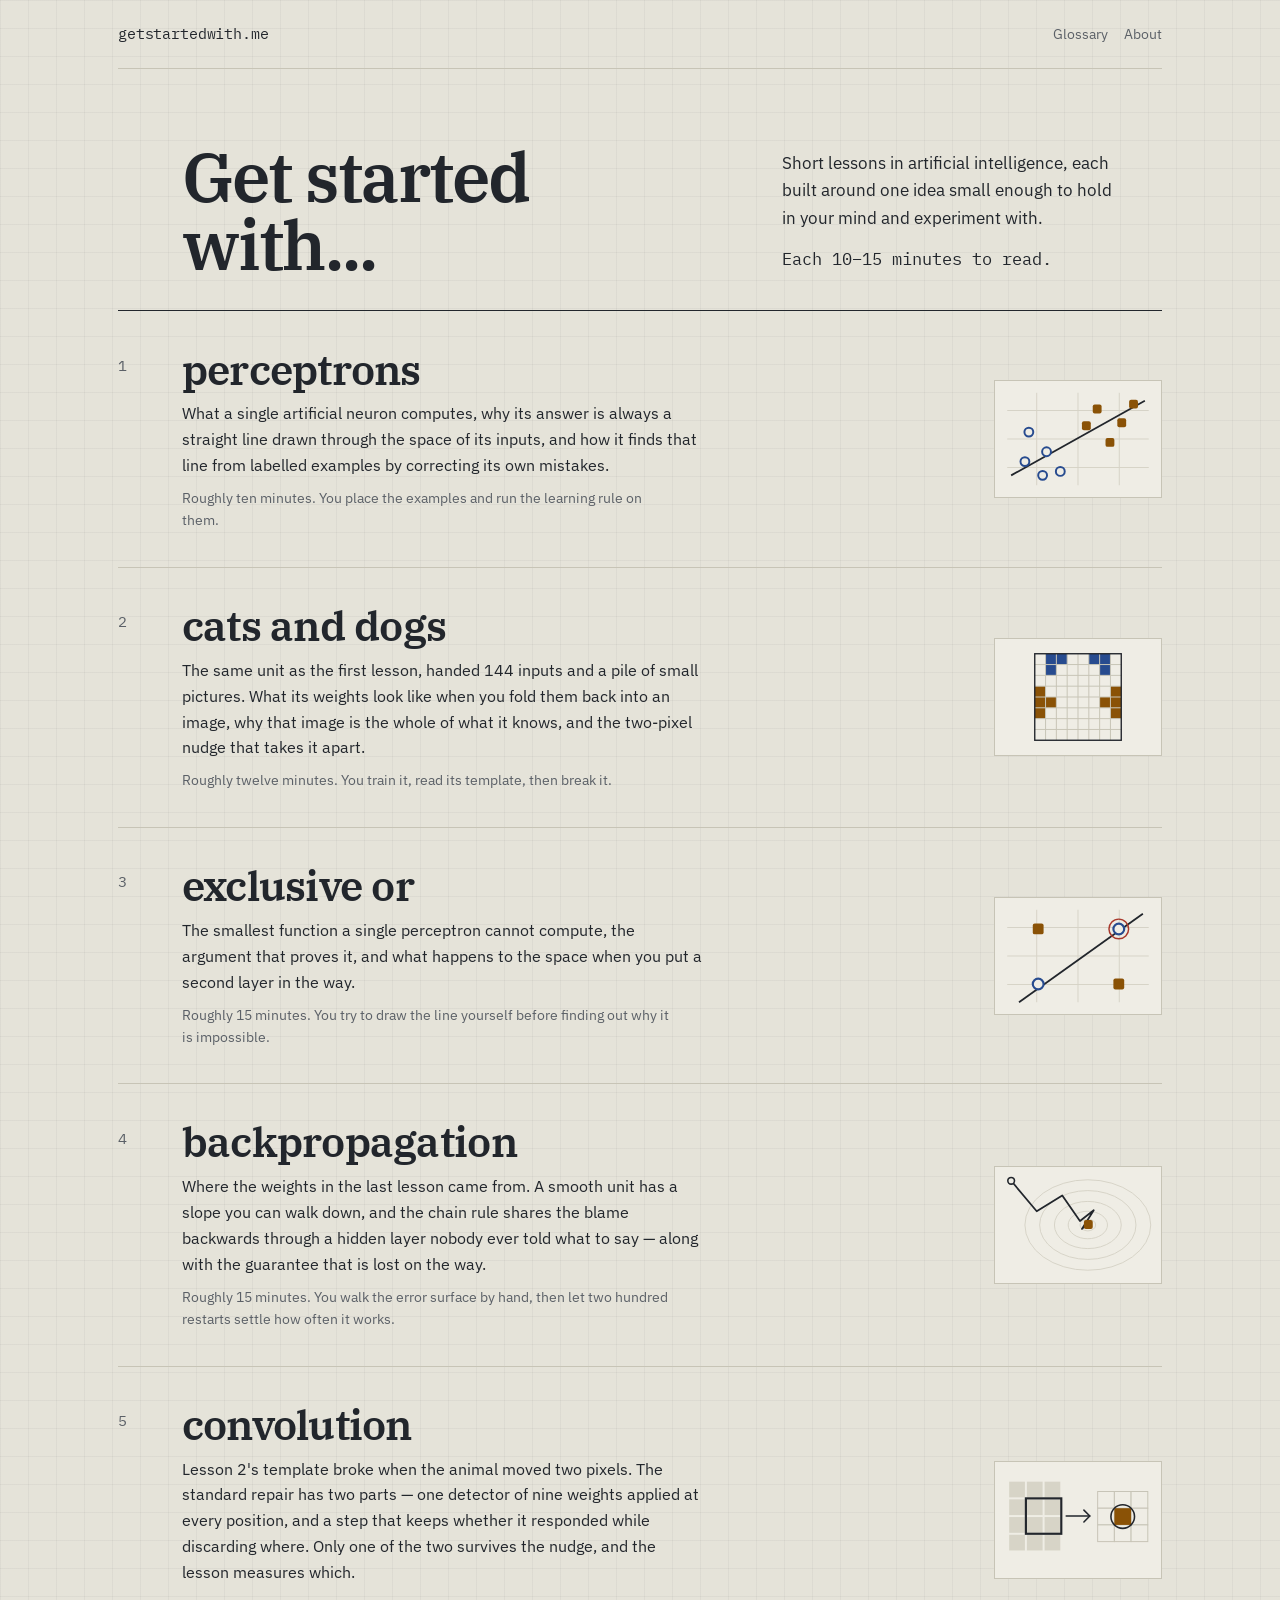
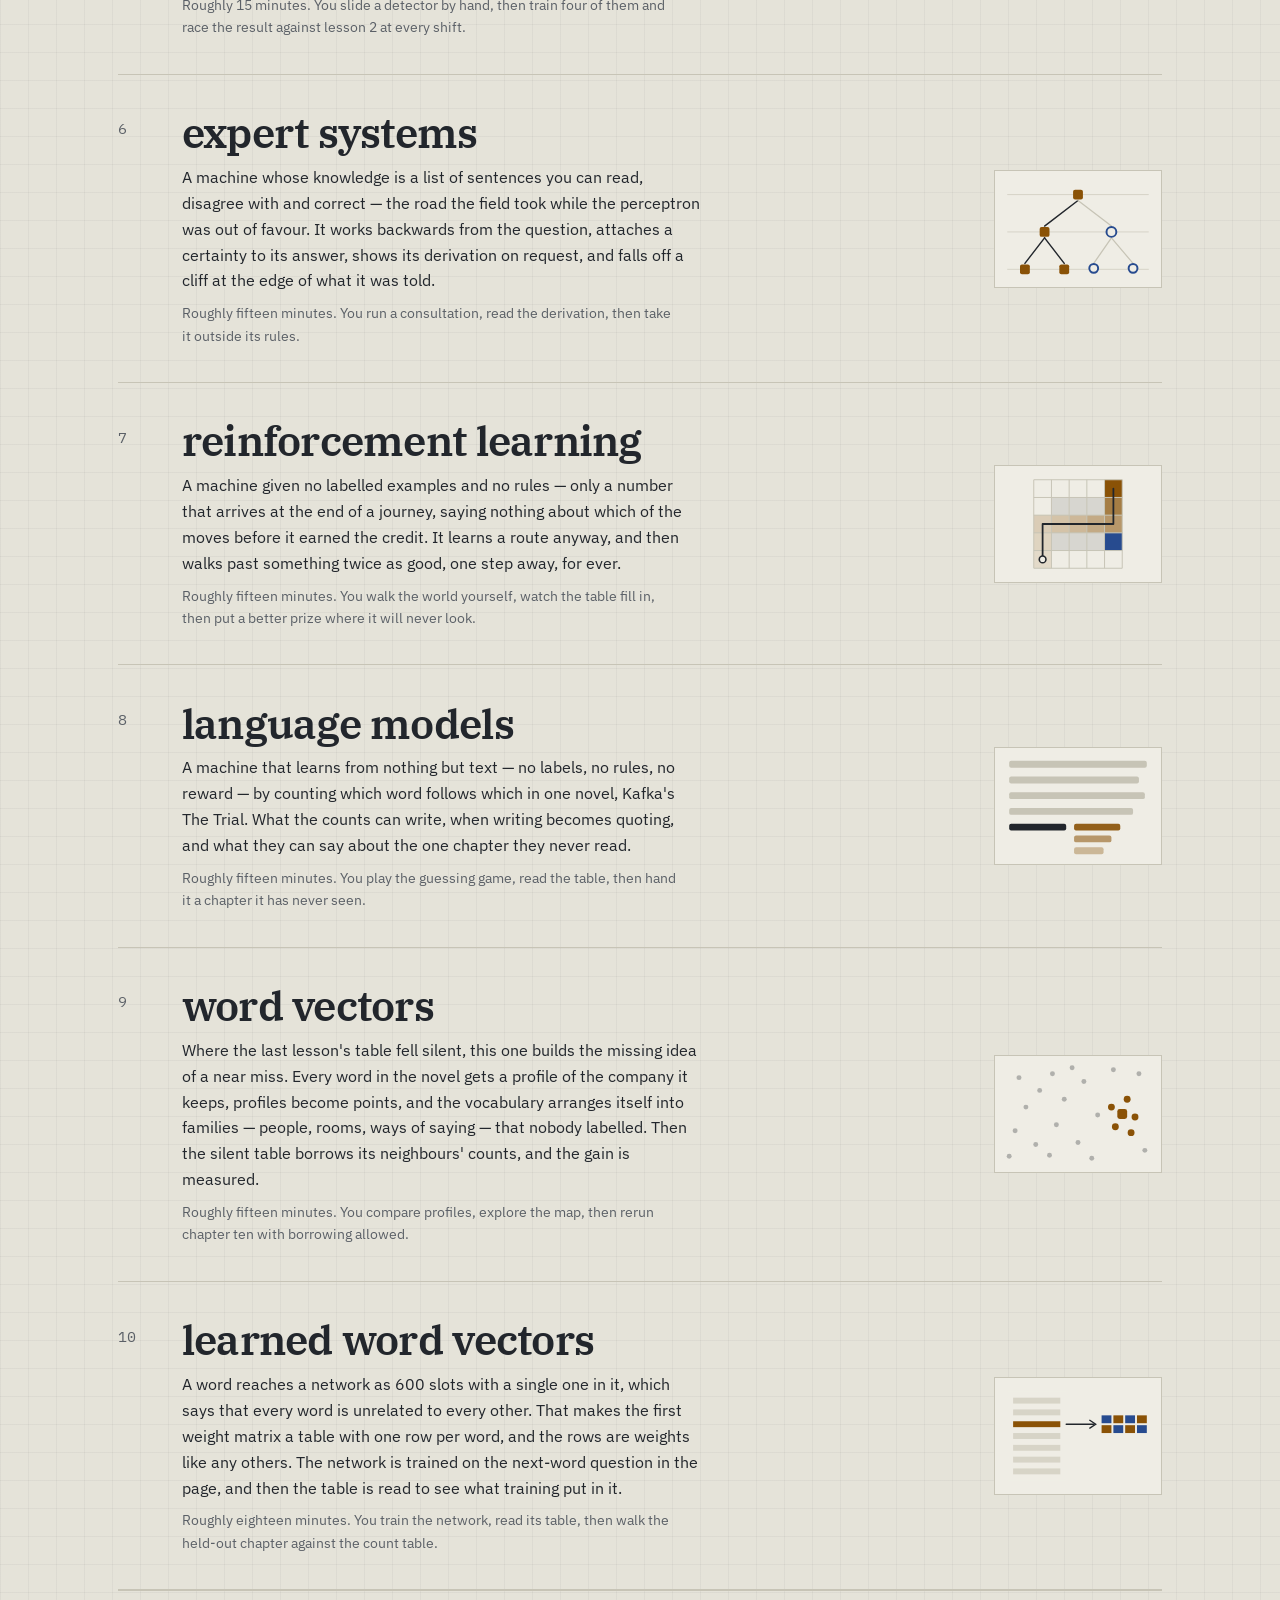
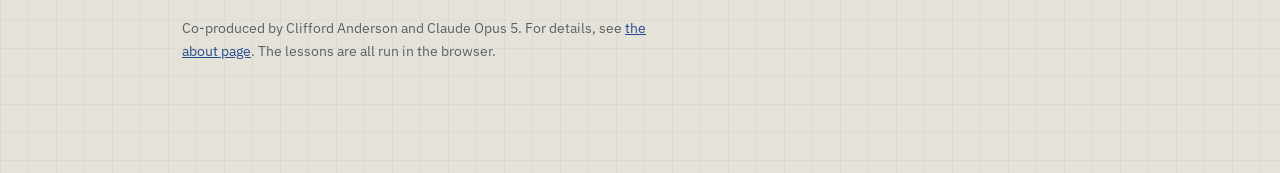
<file: index.html>
<!DOCTYPE html>
<html lang="en">
<head>
<meta charset="utf-8">
<meta name="viewport" content="width=device-width, initial-scale=1">
<title>getstartedwith.me — short lessons in artificial intelligence</title>
<meta name="description" content="Short, hands-on lessons about how artificial intelligence actually works. Every figure is computed live in your browser.">
<link rel="preconnect" href="https://fonts.googleapis.com">
<link rel="preconnect" href="https://fonts.gstatic.com" crossorigin>
<link href="https://fonts.googleapis.com/css2?family=IBM+Plex+Mono:wght@400;500&family=IBM+Plex+Sans:wght@400;500;600&family=IBM+Plex+Serif:wght@600&display=swap" rel="stylesheet">
<link rel="icon" href="favicon.ico" sizes="32x32">
<link rel="icon" href="favicon.svg" type="image/svg+xml">
<link rel="stylesheet" href="assets/site.css">
</head>
<body>
<main>

<div class="topbar">
  <a class="wordmark" href="index.html">getstartedwith.me</a>
  <nav>
    <a class="away" href="glossary.html">Glossary</a>
    <a class="away" href="about.html">About</a>
  </nav>
</div>

<header class="masthead">
  <div class="masthead-grid">
    <h1>Get started with...</h1>
    <div>
      <p>Short lessons in artificial intelligence, each built around one idea small enough to hold in your mind and experiment with.</p>
      <p class="masthead-meta">Each 10–15 minutes to read.</p>
    </div>
  </div>
</header>

<div class="index">

  <a class="entry" href="lessons/perceptron.html">
    <div class="entry-num">1</div>
    <div>
      <span class="entry-title">perceptrons</span>
      <p class="entry-say">What a single artificial neuron computes, why its answer is always a straight line drawn through the space of its inputs, and how it finds that line from labelled examples by correcting its own mistakes.</p>
      <p class="entry-meta">Roughly ten minutes. You place the examples and run the learning rule on them.</p>
    </div>
    <svg viewBox="0 0 168 118" aria-hidden="true">
      <g stroke="#D7D4C7" stroke-width="1">
        <path d="M42 12V106M84 12V106M126 12V106M12 30H156M12 59H156M12 88H156"/>
      </g>
      <line x1="16" y1="96" x2="152" y2="20" stroke="#22262C" stroke-width="1.8"/>
      <g fill="#8A5206">
        <rect x="99" y="24" width="9" height="9" rx="2"/><rect x="124" y="38" width="9" height="9" rx="2"/>
        <rect x="112" y="58" width="9" height="9" rx="2"/><rect x="136" y="19" width="9" height="9" rx="2"/>
        <rect x="88" y="41" width="9" height="9" rx="2"/>
      </g>
      <g fill="#EFEDE5" stroke="#274B8F" stroke-width="2">
        <circle cx="34" cy="52" r="4.5"/><circle cx="52" cy="72" r="4.5"/><circle cx="30" cy="82" r="4.5"/>
        <circle cx="66" cy="92" r="4.5"/><circle cx="48" cy="96" r="4.5"/>
      </g>
    </svg>
  </a>

  <a class="entry" href="lessons/images.html">
    <div class="entry-num">2</div>
    <div>
      <span class="entry-title">cats and dogs</span>
      <p class="entry-say">The same unit as the first lesson, handed 144 inputs and a pile of small pictures. What its weights look like when you fold them back into an image, why that image is the whole of what it knows, and the two-pixel nudge that takes it apart.</p>
      <p class="entry-meta">Roughly twelve minutes. You train it, read its template, then break it.</p>
    </div>
    <svg viewBox="0 0 168 118" aria-hidden="true">
      <rect x="40" y="15" width="88" height="88" fill="#EFEDE5"/>
      <g fill="#274B8F">
        <rect x="51" y="15" width="11" height="11"/><rect x="62" y="15" width="11" height="11"/>
        <rect x="51" y="26" width="11" height="11"/>
        <rect x="95" y="15" width="11" height="11"/><rect x="106" y="15" width="11" height="11"/>
        <rect x="106" y="26" width="11" height="11"/>
      </g>
      <g fill="#8A5206">
        <rect x="40" y="48" width="11" height="11"/><rect x="40" y="59" width="11" height="11"/>
        <rect x="40" y="70" width="11" height="11"/><rect x="51" y="59" width="11" height="11"/>
        <rect x="117" y="48" width="11" height="11"/><rect x="117" y="59" width="11" height="11"/>
        <rect x="117" y="70" width="11" height="11"/><rect x="106" y="59" width="11" height="11"/>
      </g>
      <g stroke="#C7C4B6" stroke-width="1">
        <path d="M51 15V103M62 15V103M73 15V103M84 15V103M95 15V103M106 15V103M117 15V103M40 26H128M40 37H128M40 48H128M40 59H128M40 70H128M40 81H128M40 92H128"/>
      </g>
      <rect x="40" y="15" width="88" height="88" fill="none" stroke="#22262C" stroke-width="1.4"/>
    </svg>
  </a>

  <a class="entry" href="lessons/xor.html">
    <div class="entry-num">3</div>
    <div>
      <span class="entry-title">exclusive or</span>
      <p class="entry-say">The smallest function a single perceptron cannot compute, the argument that proves it, and what happens to the space when you put a second layer in the way.</p>
      <p class="entry-meta">Roughly 15 minutes. You try to draw the line yourself before finding out why it is impossible.</p>
    </div>
    <svg viewBox="0 0 168 118" aria-hidden="true">
      <g stroke="#D7D4C7" stroke-width="1">
        <path d="M42 12V106M84 12V106M126 12V106M12 30H156M12 59H156M12 88H156"/>
      </g>
      <line x1="24" y1="106" x2="150" y2="16" stroke="#22262C" stroke-width="1.8"/>
      <rect x="38" y="26" width="11" height="11" rx="2" fill="#8A5206"/>
      <rect x="120" y="82" width="11" height="11" rx="2" fill="#8A5206"/>
      <circle cx="43.5" cy="87.5" r="5.5" fill="#EFEDE5" stroke="#274B8F" stroke-width="2.2"/>
      <circle cx="125.5" cy="31.5" r="5.5" fill="#EFEDE5" stroke="#274B8F" stroke-width="2.2"/>
      <circle cx="125.5" cy="31.5" r="10" fill="none" stroke="#A8382B" stroke-width="1.5"/>
    </svg>
  </a>

  <a class="entry" href="lessons/backprop.html">
    <div class="entry-num">4</div>
    <div>
      <span class="entry-title">backpropagation</span>
      <p class="entry-say">Where the weights in the last lesson came from. A smooth unit has a slope you can walk down, and the chain rule shares the blame backwards through a hidden layer nobody ever told what to say — along with the guarantee that is lost on the way.</p>
      <p class="entry-meta">Roughly 15 minutes. You walk the error surface by hand, then let two hundred restarts settle how often it works.</p>
    </div>
  <svg viewBox="0 0 168 118" aria-hidden="true">
      <g fill="none" stroke="#D7D4C7" stroke-width="1">
        <ellipse cx="94" cy="59" rx="64" ry="46"/>
        <ellipse cx="94" cy="59" rx="49" ry="35"/>
        <ellipse cx="94" cy="59" rx="34" ry="24"/>
        <ellipse cx="94" cy="59" rx="20" ry="14"/>
        <ellipse cx="94" cy="59" rx="8" ry="6"/>
      </g>
      <polyline points="16,14 42,45 68,29 86,55 100,44 88,63 95,57" fill="none"
        stroke="#22262C" stroke-width="1.8" stroke-linejoin="round" stroke-linecap="round"/>
      <circle cx="16" cy="14" r="3.4" fill="#EFEDE5" stroke="#22262C" stroke-width="1.6"/>
      <rect x="90" y="54" width="9" height="9" rx="2" fill="#8A5206"/>
    </svg>
  </a>

  <a class="entry" href="lessons/conv.html">
    <div class="entry-num">5</div>
    <div>
      <span class="entry-title">convolution</span>
      <p class="entry-say">Lesson 2's template broke when the animal moved two pixels. The standard repair has two parts — one detector of nine weights applied at every position, and a step that keeps whether it responded while discarding where. Only one of the two survives the nudge, and the lesson measures which.</p>
      <p class="entry-meta">Roughly 15 minutes. You slide a detector by hand, then train four of them and race the result against lesson 2 at every shift.</p>
    </div>
  <svg viewBox="0 0 168 118" aria-hidden="true">
      <g fill="#D7D4C7">
        <rect x="14" y="20" width="16" height="16"/><rect x="32" y="20" width="16" height="16"/>
        <rect x="50" y="20" width="16" height="16"/><rect x="14" y="38" width="16" height="16"/>
        <rect x="32" y="38" width="16" height="16"/><rect x="50" y="38" width="16" height="16"/>
        <rect x="14" y="56" width="16" height="16"/><rect x="32" y="56" width="16" height="16"/>
        <rect x="50" y="56" width="16" height="16"/><rect x="14" y="74" width="16" height="16"/>
        <rect x="32" y="74" width="16" height="16"/><rect x="50" y="74" width="16" height="16"/>
      </g>
      <rect x="31" y="37" width="36" height="36" fill="none" stroke="#22262C" stroke-width="2.2"/>
      <path d="M72 55H96" stroke="#22262C" stroke-width="1.6" stroke-linecap="round"/>
      <path d="M90 49l6 6-6 6" fill="none" stroke="#22262C" stroke-width="1.6"
        stroke-linecap="round" stroke-linejoin="round"/>
      <g fill="#EFEDE5" stroke="#C7C4B6" stroke-width="1">
        <rect x="104" y="30" width="17" height="17"/><rect x="121" y="30" width="17" height="17"/>
        <rect x="138" y="30" width="17" height="17"/><rect x="104" y="47" width="17" height="17"/>
        <rect x="138" y="47" width="17" height="17"/><rect x="104" y="64" width="17" height="17"/>
        <rect x="121" y="64" width="17" height="17"/><rect x="138" y="64" width="17" height="17"/>
      </g>
      <rect x="121" y="47" width="17" height="17" fill="#8A5206"/>
      <circle cx="129.5" cy="55.5" r="12" fill="none" stroke="#22262C" stroke-width="1.6"/>
    </svg>
  </a>

  <a class="entry" href="lessons/mycin.html">
    <div class="entry-num">6</div>
    <div>
      <span class="entry-title">expert systems</span>
      <p class="entry-say">A machine whose knowledge is a list of sentences you can read, disagree with and correct — the road the field took while the perceptron was out of favour. It works backwards from the question, attaches a certainty to its answer, shows its derivation on request, and falls off a cliff at the edge of what it was told.</p>
      <p class="entry-meta">Roughly fifteen minutes. You run a consultation, read the derivation, then take it outside its rules.</p>
    </div>
    <svg viewBox="0 0 168 118" aria-hidden="true">
      <g stroke="#D7D4C7" stroke-width="1">
        <path d="M12 24H156M12 62H156M12 100H156"/>
      </g>
      <g stroke="#22262C" stroke-width="1.5" fill="none" stroke-linecap="round">
        <path d="M84 30 50 56"/><path d="M50 68 30 94"/><path d="M50 68 70 94"/>
      </g>
      <g stroke="#C7C4B6" stroke-width="1.3" fill="none" stroke-linecap="round">
        <path d="M84 30 118 56"/><path d="M118 68 100 94"/><path d="M118 68 140 94"/>
      </g>
      <g fill="#8A5206">
        <rect x="79" y="19" width="10" height="10" rx="2"/>
        <rect x="45" y="57" width="10" height="10" rx="2"/>
        <rect x="25" y="95" width="10" height="10" rx="2"/>
        <rect x="65" y="95" width="10" height="10" rx="2"/>
      </g>
      <g fill="#EFEDE5" stroke="#274B8F" stroke-width="2">
        <circle cx="118" cy="62" r="5"/><circle cx="100" cy="99" r="4.5"/><circle cx="140" cy="99" r="4.5"/>
      </g>
    </svg>
  </a>

  <a class="entry" href="lessons/rl.html">
    <div class="entry-num">7</div>
    <div>
      <span class="entry-title">reinforcement learning</span>
      <p class="entry-say">A machine given no labelled examples and no rules — only a number that arrives at the end of a journey, saying nothing about which of the moves before it earned the credit. It learns a route anyway, and then walks past something twice as good, one step away, for ever.</p>
      <p class="entry-meta">Roughly fifteen minutes. You walk the world yourself, watch the table fill in, then put a better prize where it will never look.</p>
    </div>
    <svg viewBox="0 0 168 118" aria-hidden="true">
      <g fill="#8A5206">
        <rect x="39" y="86" width="18" height="18" opacity=".12"/>
        <rect x="39" y="68" width="18" height="18" opacity=".16"/>
        <rect x="39" y="50" width="18" height="18" opacity=".21"/>
        <rect x="57" y="50" width="18" height="18" opacity=".27"/>
        <rect x="75" y="50" width="18" height="18" opacity=".34"/>
        <rect x="93" y="50" width="18" height="18" opacity=".43"/>
        <rect x="111" y="50" width="18" height="18" opacity=".55"/>
        <rect x="111" y="32" width="18" height="18" opacity=".72"/>
      </g>
      <g fill="#22262C" opacity=".11">
        <rect x="57" y="32" width="18" height="18"/><rect x="75" y="32" width="18" height="18"/>
        <rect x="93" y="32" width="18" height="18"/><rect x="57" y="68" width="18" height="18"/>
        <rect x="75" y="68" width="18" height="18"/><rect x="93" y="68" width="18" height="18"/>
      </g>
      <rect x="111" y="14" width="18" height="18" fill="#8A5206"/>
      <rect x="111" y="68" width="18" height="18" fill="#274B8F"/>
      <g stroke="#C7C4B6" stroke-width="1">
        <path d="M39 14V104M57 14V104M75 14V104M93 14V104M111 14V104M129 14V104M39 14H129M39 32H129M39 50H129M39 68H129M39 86H129M39 104H129"/>
      </g>
      <polyline points="48,95 48,59 120,59 120,23" fill="none" stroke="#22262C" stroke-width="1.8"
        stroke-linejoin="round" stroke-linecap="round"/>
      <circle cx="48" cy="95" r="3.4" fill="#EFEDE5" stroke="#22262C" stroke-width="1.6"/>
    </svg>
  </a>

  <a class="entry" href="lessons/nextword.html">
    <div class="entry-num">8</div>
    <div>
      <span class="entry-title">language models</span>
      <p class="entry-say">A machine that learns from nothing but text — no labels, no rules, no reward — by counting which word follows which in one novel, Kafka's The Trial. What the counts can write, when writing becomes quoting, and what they can say about the one chapter they never read.</p>
      <p class="entry-meta">Roughly fifteen minutes. You play the guessing game, read the table, then hand it a chapter it has never seen.</p>
    </div>
    <svg viewBox="0 0 168 118" aria-hidden="true">
      <g fill="#C7C4B6">
        <rect x="14" y="13" width="140" height="7" rx="2"/>
        <rect x="14" y="29" width="132" height="7" rx="2"/>
        <rect x="14" y="45" width="138" height="7" rx="2"/>
        <rect x="14" y="61" width="126" height="7" rx="2"/>
      </g>
      <rect x="14" y="77" width="58" height="7" rx="2" fill="#22262C"/>
      <g fill="#8A5206">
        <rect x="80" y="77" width="47" height="7" rx="2" opacity=".9"/>
        <rect x="80" y="89" width="38" height="7" rx="2" opacity=".55"/>
        <rect x="80" y="101" width="30" height="7" rx="2" opacity=".35"/>
      </g>
    </svg>
  </a>

  <a class="entry" href="lessons/vectors.html">
    <div class="entry-num">9</div>
    <div>
      <span class="entry-title">word vectors</span>
      <p class="entry-say">Where the last lesson's table fell silent, this one builds the missing idea of a near miss. Every word in the novel gets a profile of the company it keeps, profiles become points, and the vocabulary arranges itself into families — people, rooms, ways of saying — that nobody labelled. Then the silent table borrows its neighbours' counts, and the gain is measured.</p>
      <p class="entry-meta">Roughly fifteen minutes. You compare profiles, explore the map, then rerun chapter ten with borrowing allowed.</p>
    </div>
    <svg viewBox="0 0 168 118" aria-hidden="true">
      <g fill="#22262C" opacity=".3">
        <circle cx="24" cy="22" r="2.5"/><circle cx="45" cy="35" r="2.5"/><circle cx="31" cy="52" r="2.5"/>
        <circle cx="58" cy="18" r="2.5"/><circle cx="70" cy="44" r="2.5"/><circle cx="20" cy="76" r="2.5"/>
        <circle cx="41" cy="90" r="2.5"/><circle cx="62" cy="70" r="2.5"/><circle cx="55" cy="101" r="2.5"/>
        <circle cx="84" cy="88" r="2.5"/><circle cx="90" cy="26" r="2.5"/><circle cx="104" cy="60" r="2.5"/>
        <circle cx="78" cy="12" r="2.5"/><circle cx="98" cy="104" r="2.5"/><circle cx="146" cy="18" r="2.5"/>
        <circle cx="152" cy="96" r="2.5"/><circle cx="14" cy="102" r="2.5"/><circle cx="120" cy="14" r="2.5"/>
      </g>
      <g fill="#8A5206">
        <circle cx="118" cy="52" r="3.5"/><circle cx="134" cy="44" r="3.5"/>
        <circle cx="142" cy="62" r="3.5"/><circle cx="122" cy="72" r="3.5"/>
        <circle cx="138" cy="78" r="3.5"/>
      </g>
      <rect x="124" y="54" width="10" height="10" rx="2.5" fill="#8A5206"/>
    </svg>
  </a>


  <a class="entry" href="lessons/embeddings.html">
    <div class="entry-num">10</div>
    <div>
      <span class="entry-title">learned word vectors</span>
      <p class="entry-say">A word reaches a network as 600 slots with a single one in it, which says that every word is unrelated to every other. That makes the first weight matrix a table with one row per word, and the rows are weights like any others. The network is trained on the next-word question in the page, and then the table is read to see what training put in it.</p>
      <p class="entry-meta">Roughly eighteen minutes. You train the network, read its table, then walk the held-out chapter against the count table.</p>
    </div>
    <svg viewBox="0 0 168 118" aria-hidden="true">
      <rect x="12" y="14" width="60" height="90" fill="#EFEDE5"/>
      <g fill="#D7D4C7">
        <rect x="18" y="20" width="48" height="6"/><rect x="18" y="32" width="48" height="6"/>
        <rect x="18" y="56" width="48" height="6"/><rect x="18" y="68" width="48" height="6"/>
        <rect x="18" y="80" width="48" height="6"/><rect x="18" y="92" width="48" height="6"/>
      </g>
      <rect x="18" y="44" width="48" height="6" fill="#8A5206"/>
      <g stroke="#22262C" stroke-width="1.4" fill="none" stroke-linecap="round">
        <path d="M72 47H100"/><path d="M96 43l6 4-6 4"/>
      </g>
      <g fill="#274B8F">
        <rect x="108" y="38" width="10" height="8"/><rect x="132" y="38" width="10" height="8"/>
        <rect x="120" y="48" width="10" height="8"/><rect x="144" y="48" width="10" height="8"/>
      </g>
      <g fill="#8A5206">
        <rect x="120" y="38" width="10" height="8"/><rect x="144" y="38" width="10" height="8"/>
        <rect x="108" y="48" width="10" height="8"/><rect x="132" y="48" width="10" height="8"/>
      </g>
    </svg>
  </a>

</div>

<footer>
  <p>Co-produced by Clifford Anderson and Claude Opus 5. For details, see <a href="about.html#made">the about page</a>. The lessons are
    all run in the browser.</p>
</footer>

</main>
</body>
</html>
</file>
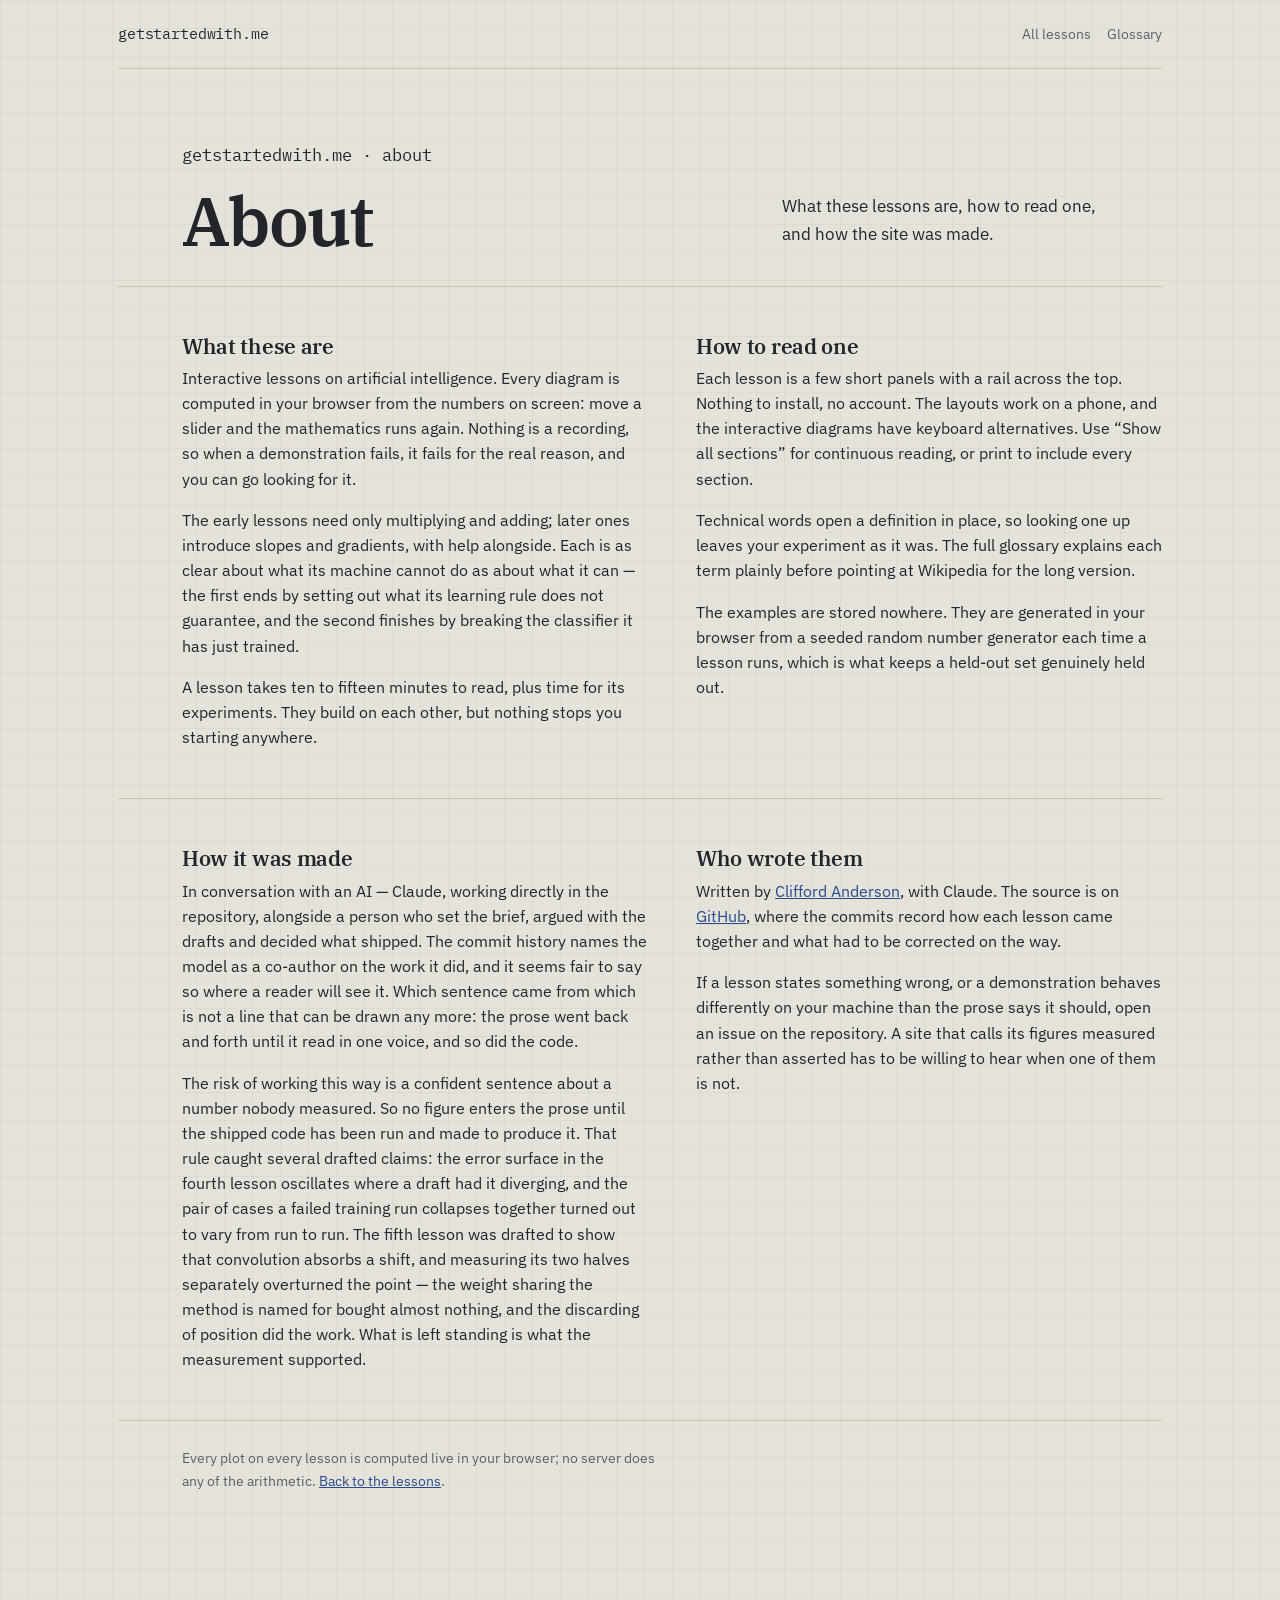
<file: about.html>
<!DOCTYPE html>
<html lang="en">
<head>
<meta charset="utf-8">
<meta name="viewport" content="width=device-width, initial-scale=1">
<title>About — getstartedwith.me</title>
<meta name="description" content="What these lessons are, how to read one, and how the site was made — written by Clifford Anderson in conversation with an AI.">
<link rel="preconnect" href="https://fonts.googleapis.com">
<link rel="preconnect" href="https://fonts.gstatic.com" crossorigin>
<link href="https://fonts.googleapis.com/css2?family=IBM+Plex+Mono:wght@400;500&family=IBM+Plex+Sans:wght@400;500;600&family=IBM+Plex+Serif:wght@600&display=swap" rel="stylesheet">
<link rel="icon" href="favicon.ico" sizes="32x32">
<link rel="icon" href="favicon.svg" type="image/svg+xml">
<link rel="stylesheet" href="assets/site.css">
</head>
<body>
<main>

<div class="topbar">
  <a class="wordmark" href="index.html">getstartedwith.me</a>
  <nav>
    <a class="away" href="index.html">All lessons</a>
    <a class="away" href="glossary.html">Glossary</a>
  </nav>
</div>

<header class="masthead">
  <p class="kicker">getstartedwith.me · about</p>
  <div class="masthead-grid">
    <h1>About</h1>
    <p>What these lessons are, how to read one, and how the site was made.</p>
  </div>
</header>

<section class="page">
  <div class="about-grid">
    <div>
      <h2>What these are</h2>
      <p>Interactive lessons on artificial intelligence. Every diagram is computed in your browser from the numbers on screen: move a slider and the mathematics runs again. Nothing is a recording, so when a demonstration fails, it fails for the real reason, and you can go looking for it.</p>
      <p>The early lessons need only multiplying and adding; later ones introduce slopes and gradients, with help alongside. Each is as clear about what its machine cannot do as about what it can — the first ends by setting out what its learning rule does not guarantee, and the second finishes by breaking the classifier it has just trained.</p>
      <p>A lesson takes ten to fifteen minutes to read, plus time for its experiments. They build on each other, but nothing stops you starting anywhere.</p>
    </div>
    <div>
      <h2>How to read one</h2>
      <p>Each lesson is a few short panels with a rail across the top. Nothing to install, no account. The layouts work on a phone, and the interactive diagrams have keyboard alternatives. Use &ldquo;Show all sections&rdquo; for continuous reading, or print to include every section.</p>
      <p>Technical words open a definition in place, so looking one up leaves your experiment as it was. The full glossary explains each term plainly before pointing at Wikipedia for the long version.</p>
      <p>The examples are stored nowhere. They are generated in your browser from a seeded random number generator each time a lesson runs, which is what keeps a held-out set genuinely held out.</p>
    </div>
  </div>
</section>

<section class="page" id="made">
  <div class="about-grid">
    <div>
      <h2>How it was made</h2>
      <p>In conversation with an AI — Claude, working directly in the repository, alongside a person who set the brief, argued with the drafts and decided what shipped. The commit history names the model as a co-author on the work it did, and it seems fair to say so where a reader will see it. Which sentence came from which is not a line that can be drawn any more: the prose went back and forth until it read in one voice, and so did the code.</p>
      <p>The risk of working this way is a confident sentence about a number nobody measured. So no figure enters the prose until the shipped code has been run and made to produce it. That rule caught several drafted claims: the error surface in the fourth lesson oscillates where a draft had it diverging, and the pair of cases a failed training run collapses together turned out to vary from run to run. The fifth lesson was drafted to show that convolution absorbs a shift, and measuring its two halves separately overturned the point — the weight sharing the method is named for bought almost nothing, and the discarding of position did the work. What is left standing is what the measurement supported.</p>
    </div>
    <div>
      <h2>Who wrote them</h2>
      <p>Written by <a href="https://www.cliffordanderson.net/">Clifford Anderson</a>, with Claude. The source is on <a href="https://github.com/CliffordAnderson/get-started-with-me">GitHub</a>, where the commits record how each lesson came together and what had to be corrected on the way.</p>
      <p>If a lesson states something wrong, or a demonstration behaves differently on your machine than the prose says it should, open an issue on the repository. A site that calls its figures measured rather than asserted has to be willing to hear when one of them is not.</p>
    </div>
  </div>
</section>

<footer>
  <p>Every plot on every lesson is computed live in your browser; no server does any of the arithmetic. <a href="index.html">Back to the lessons</a>.</p>
</footer>

</main>
</body>
</html>
</file>
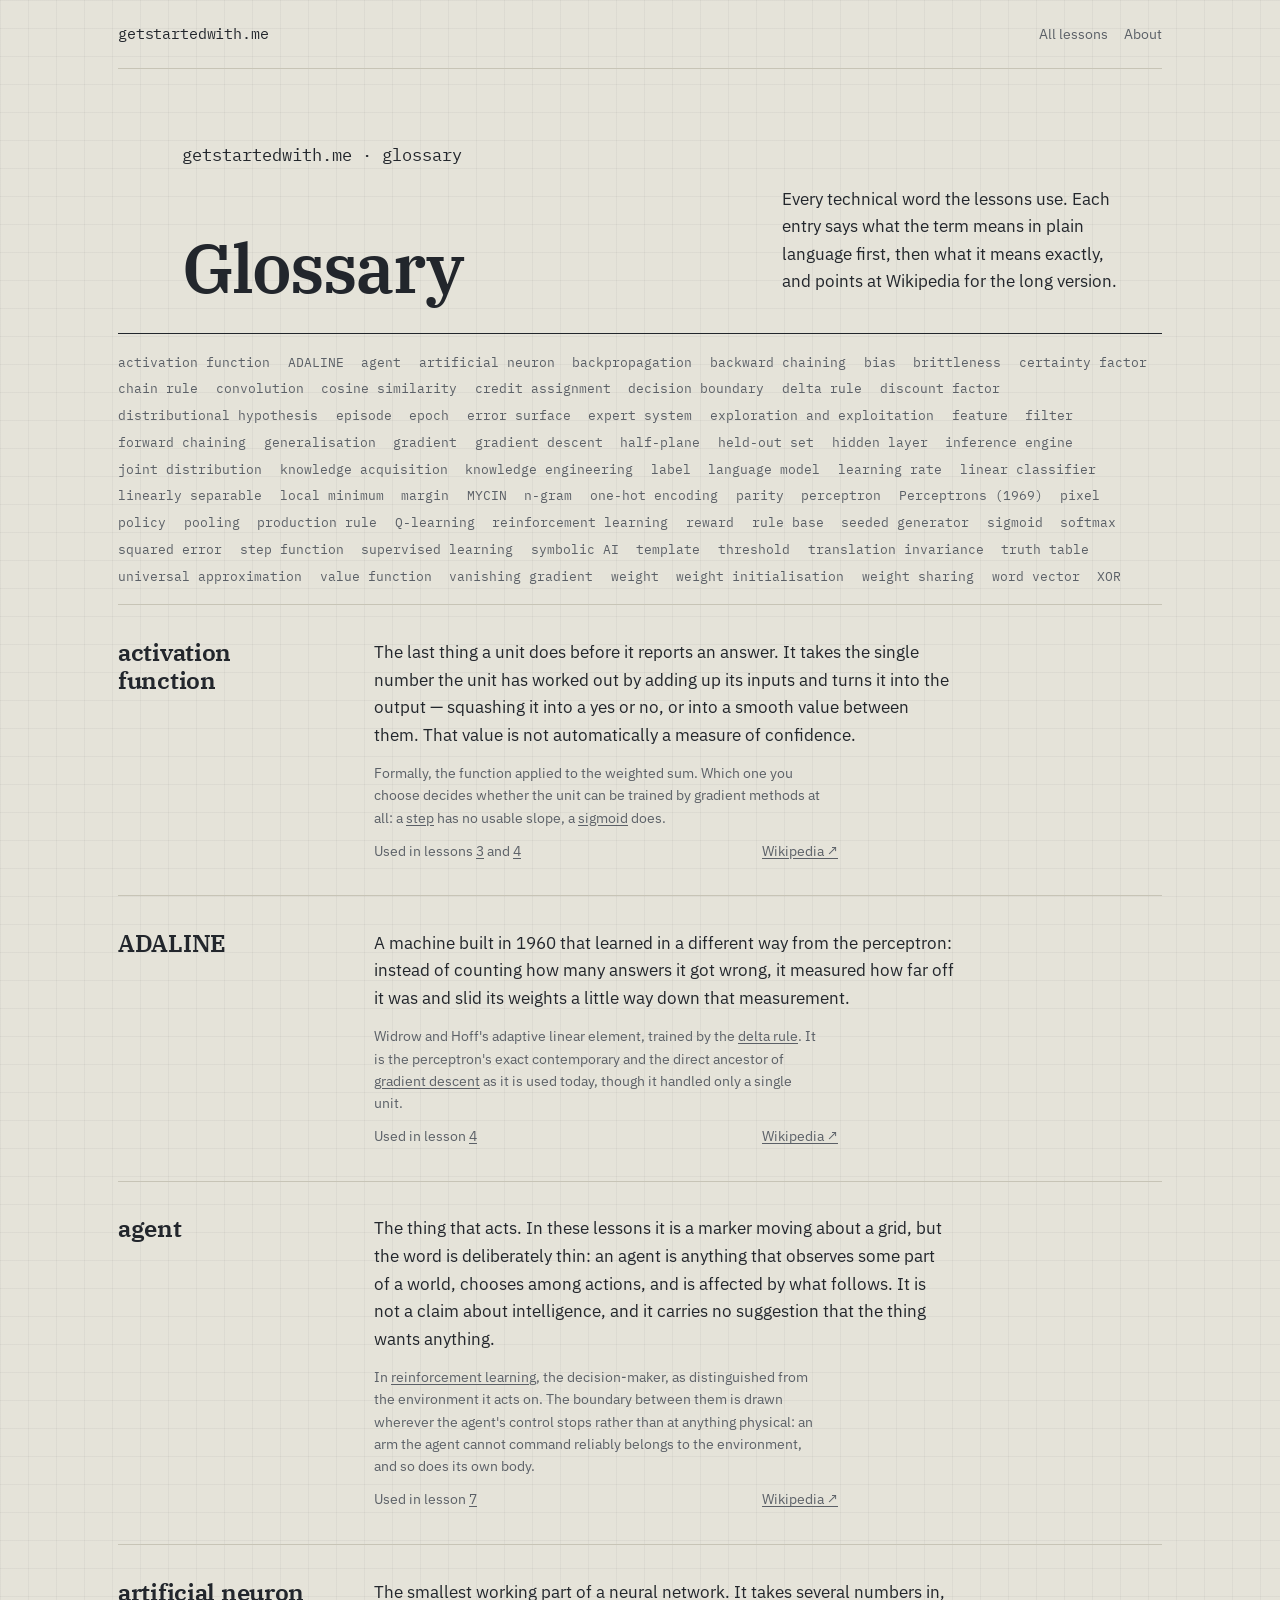
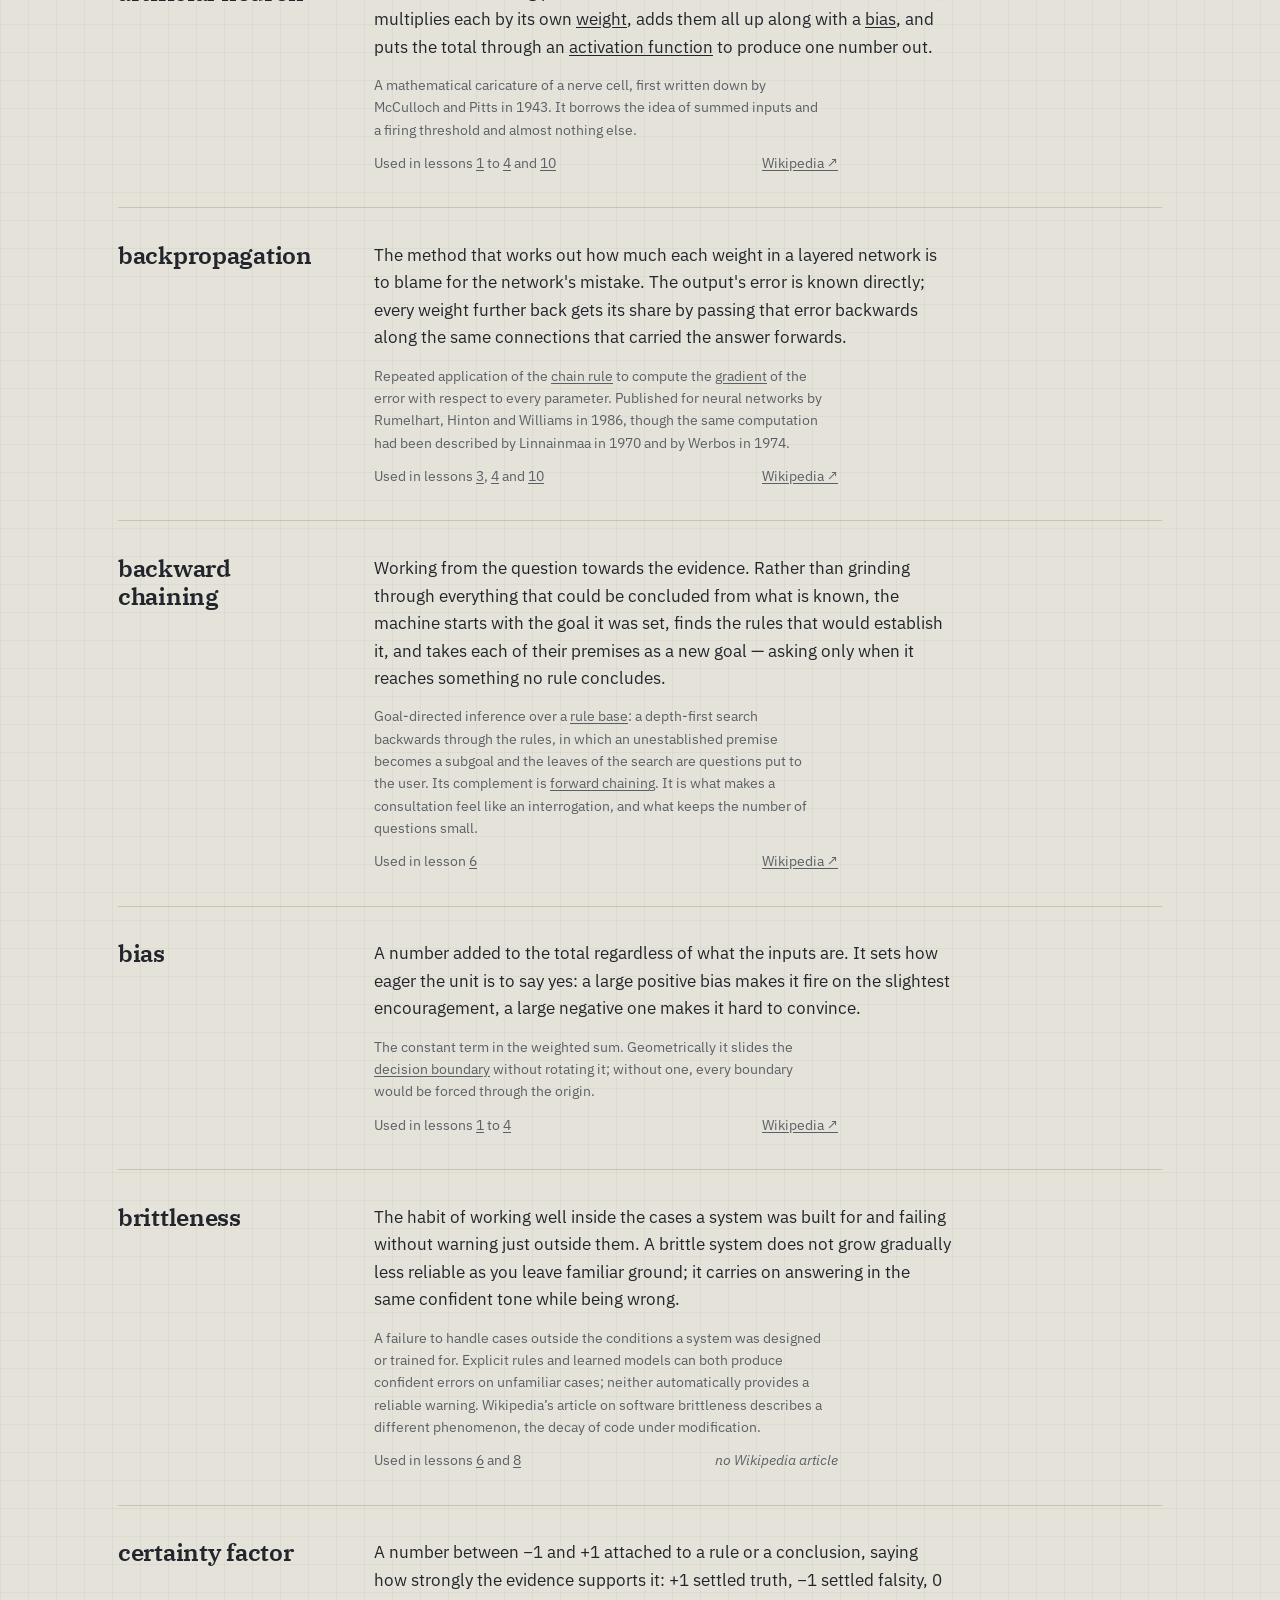
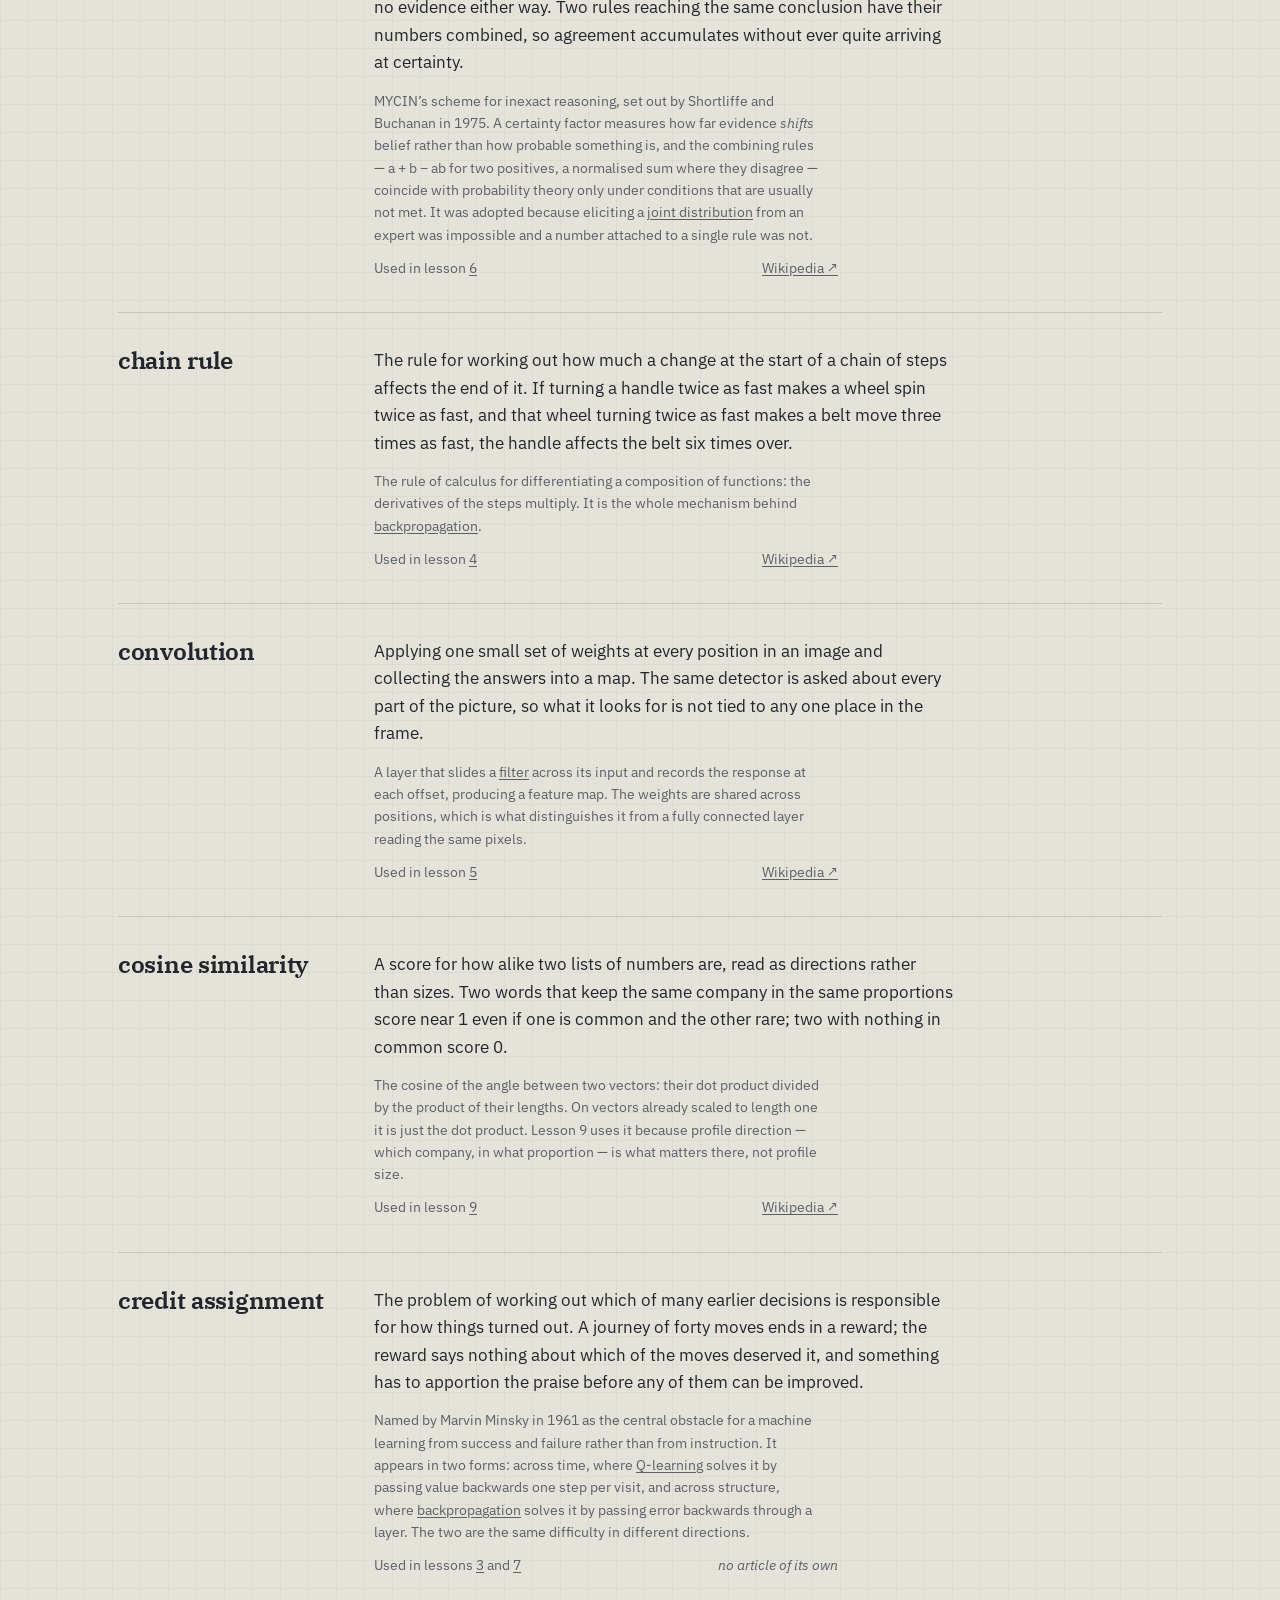
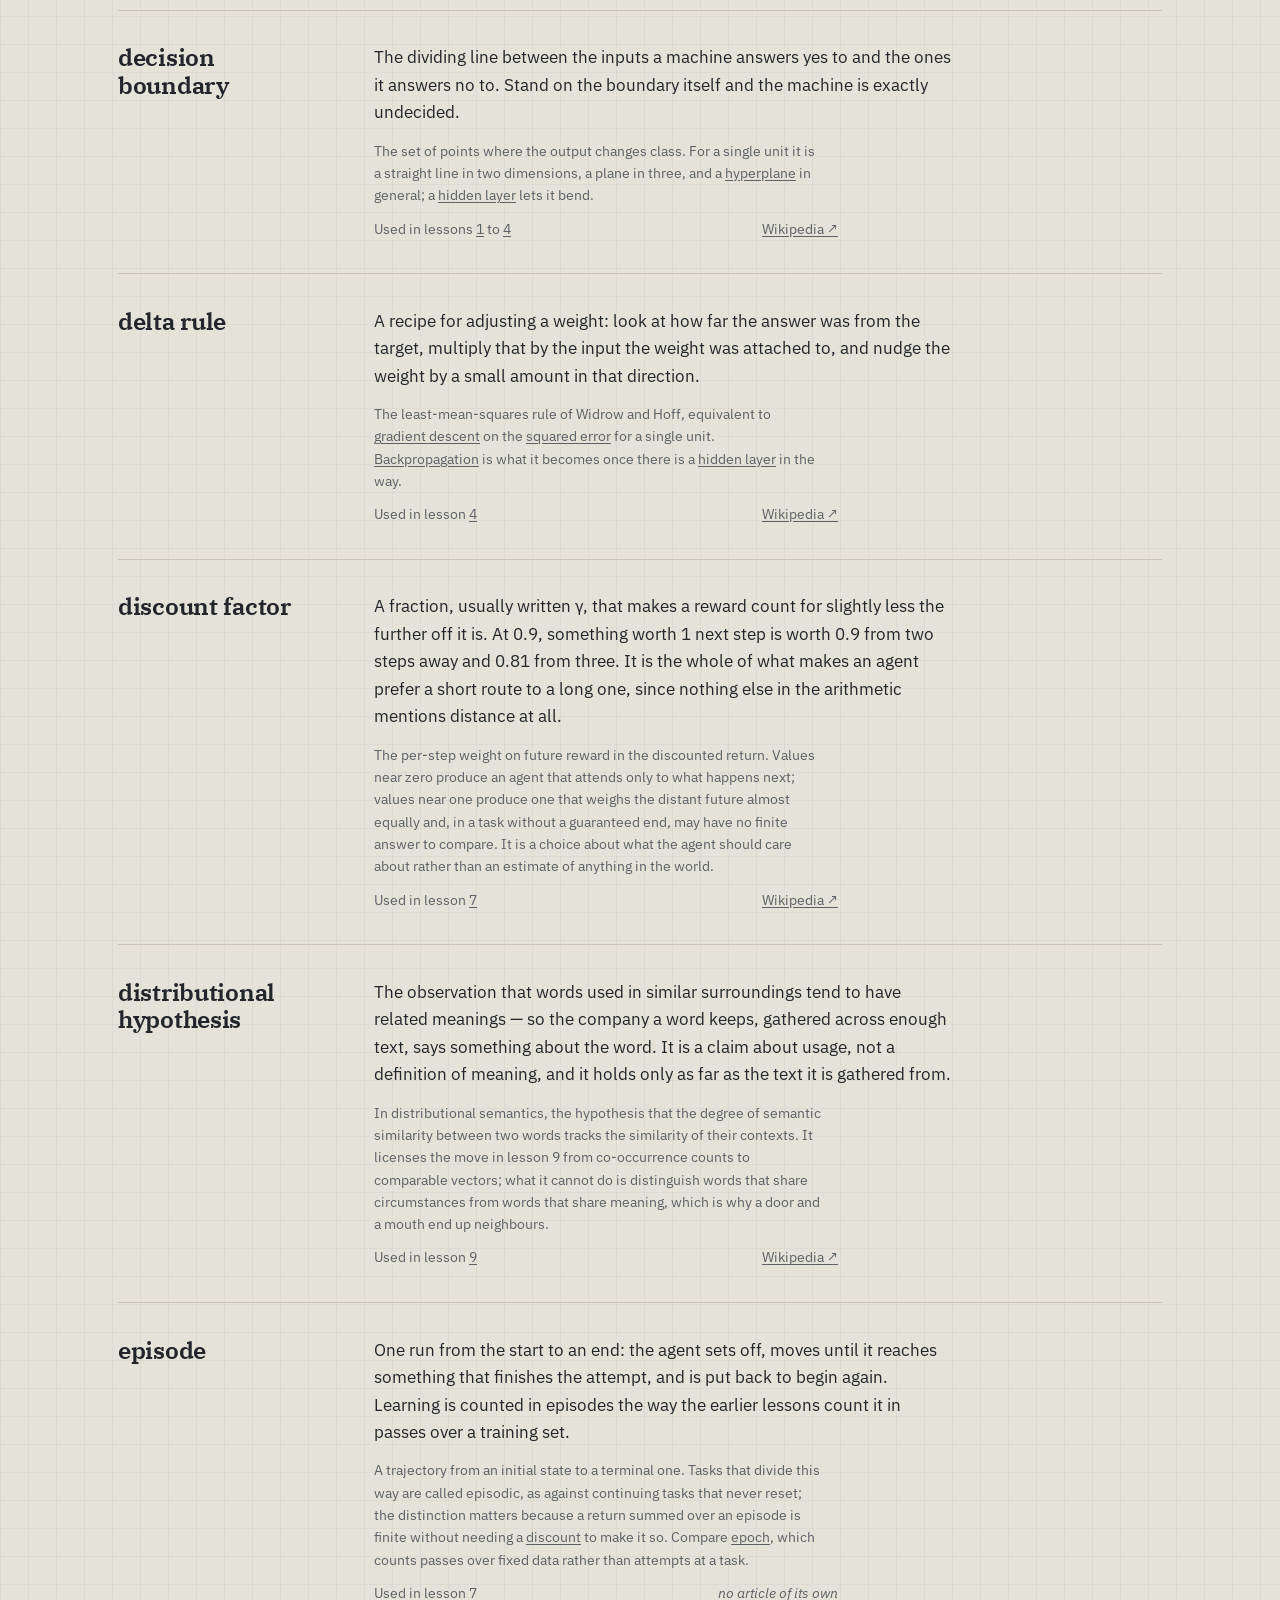
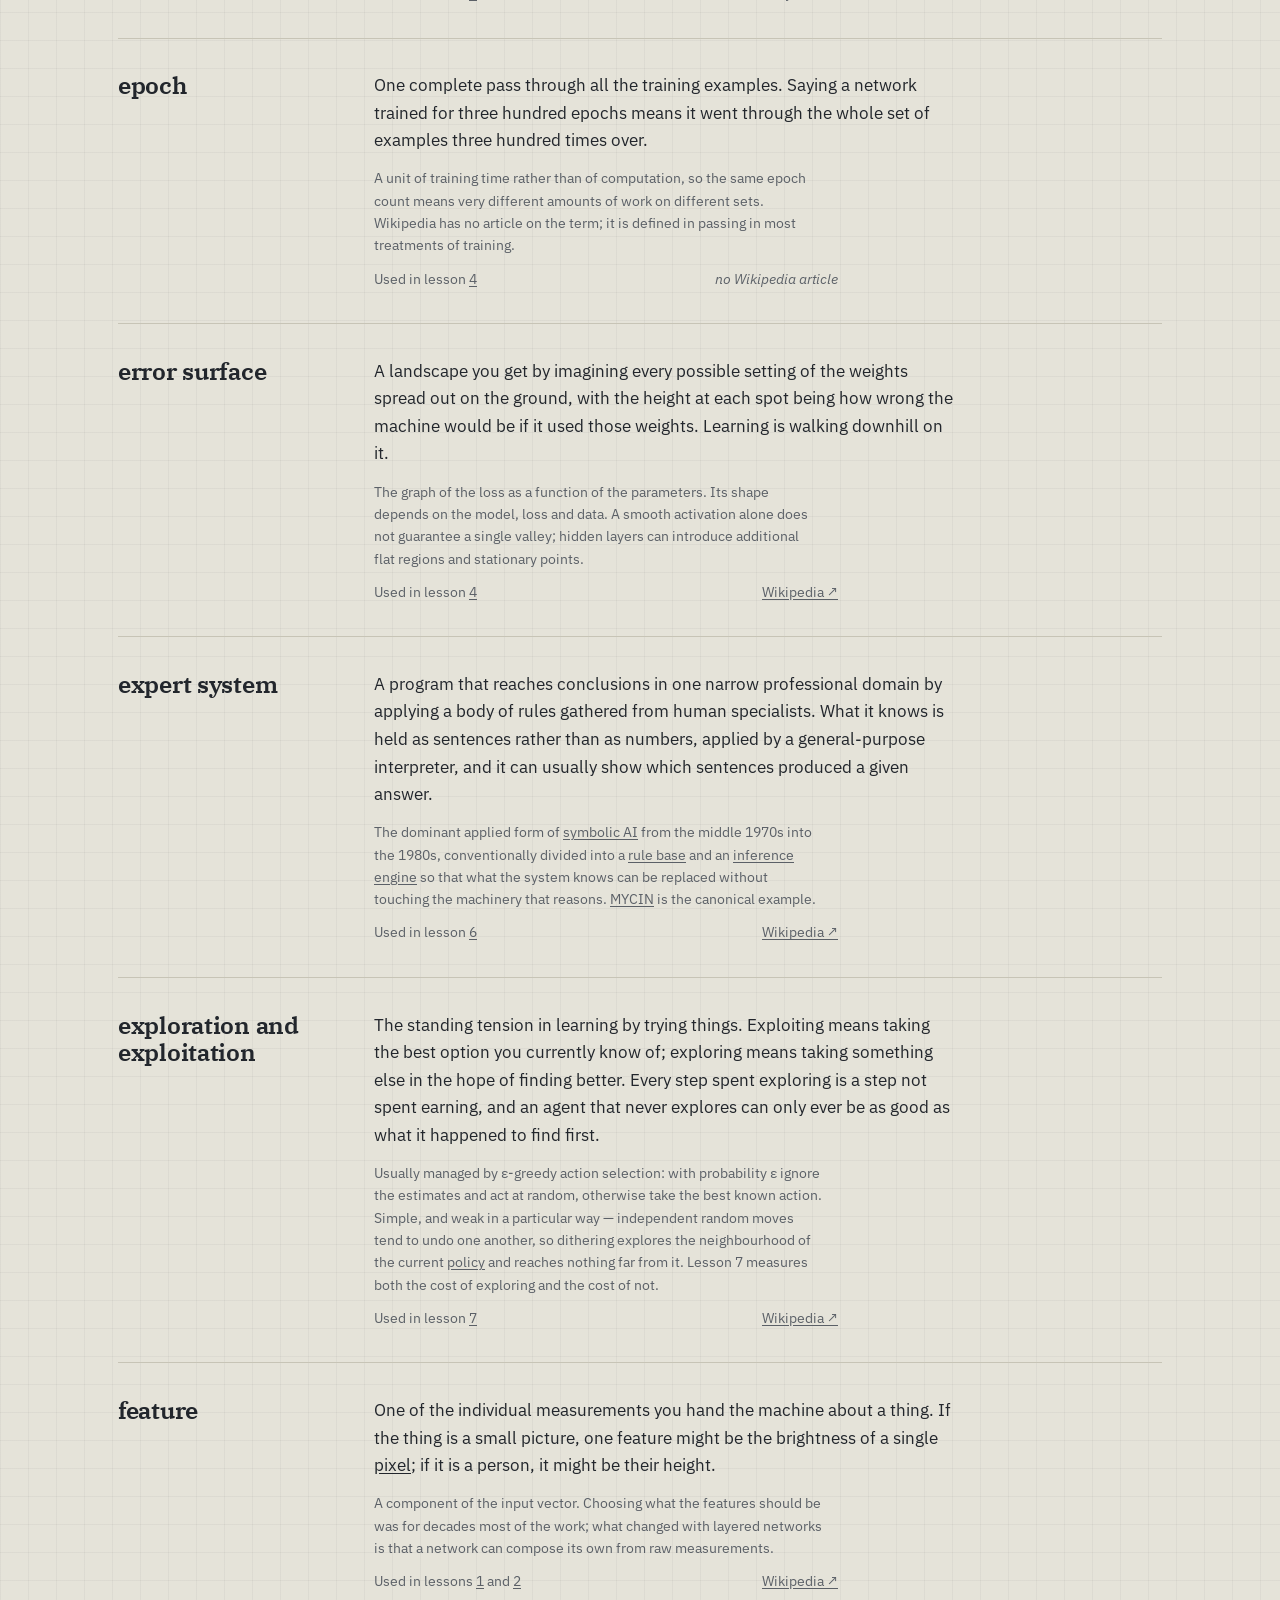
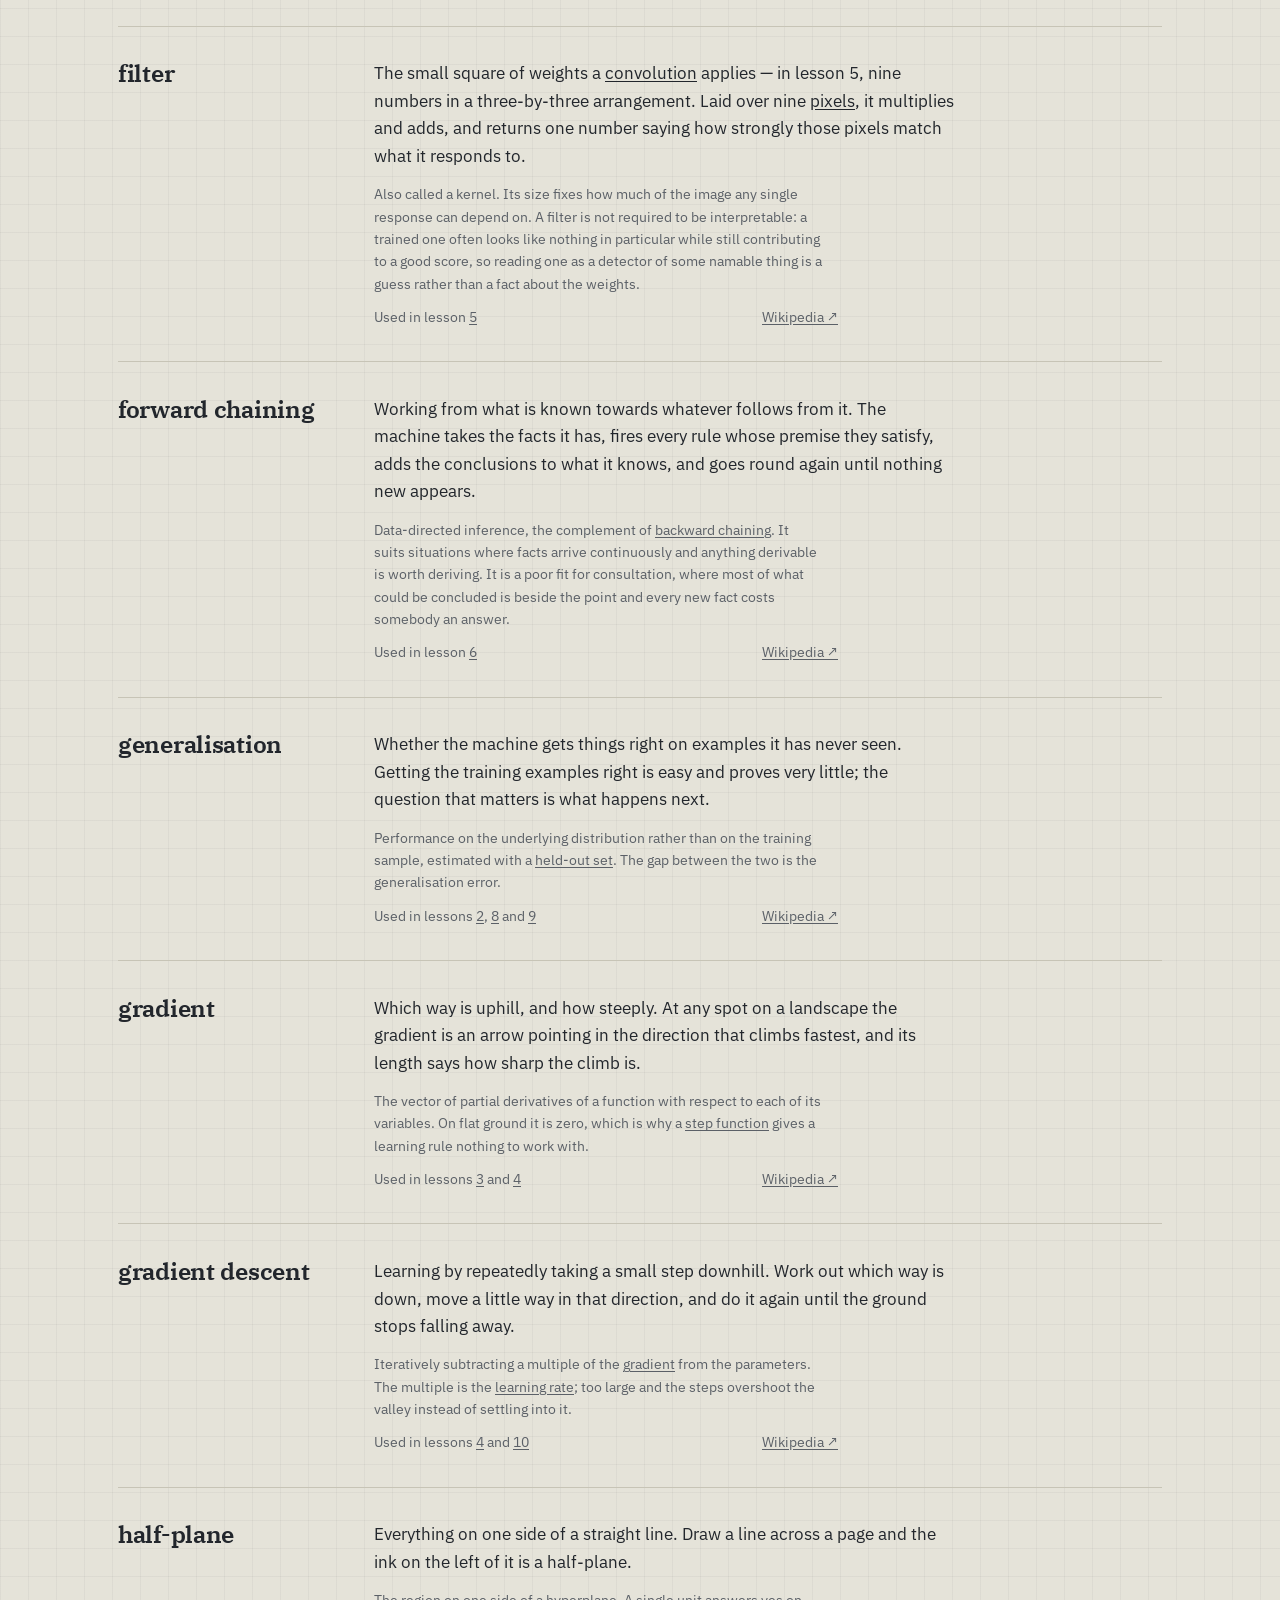
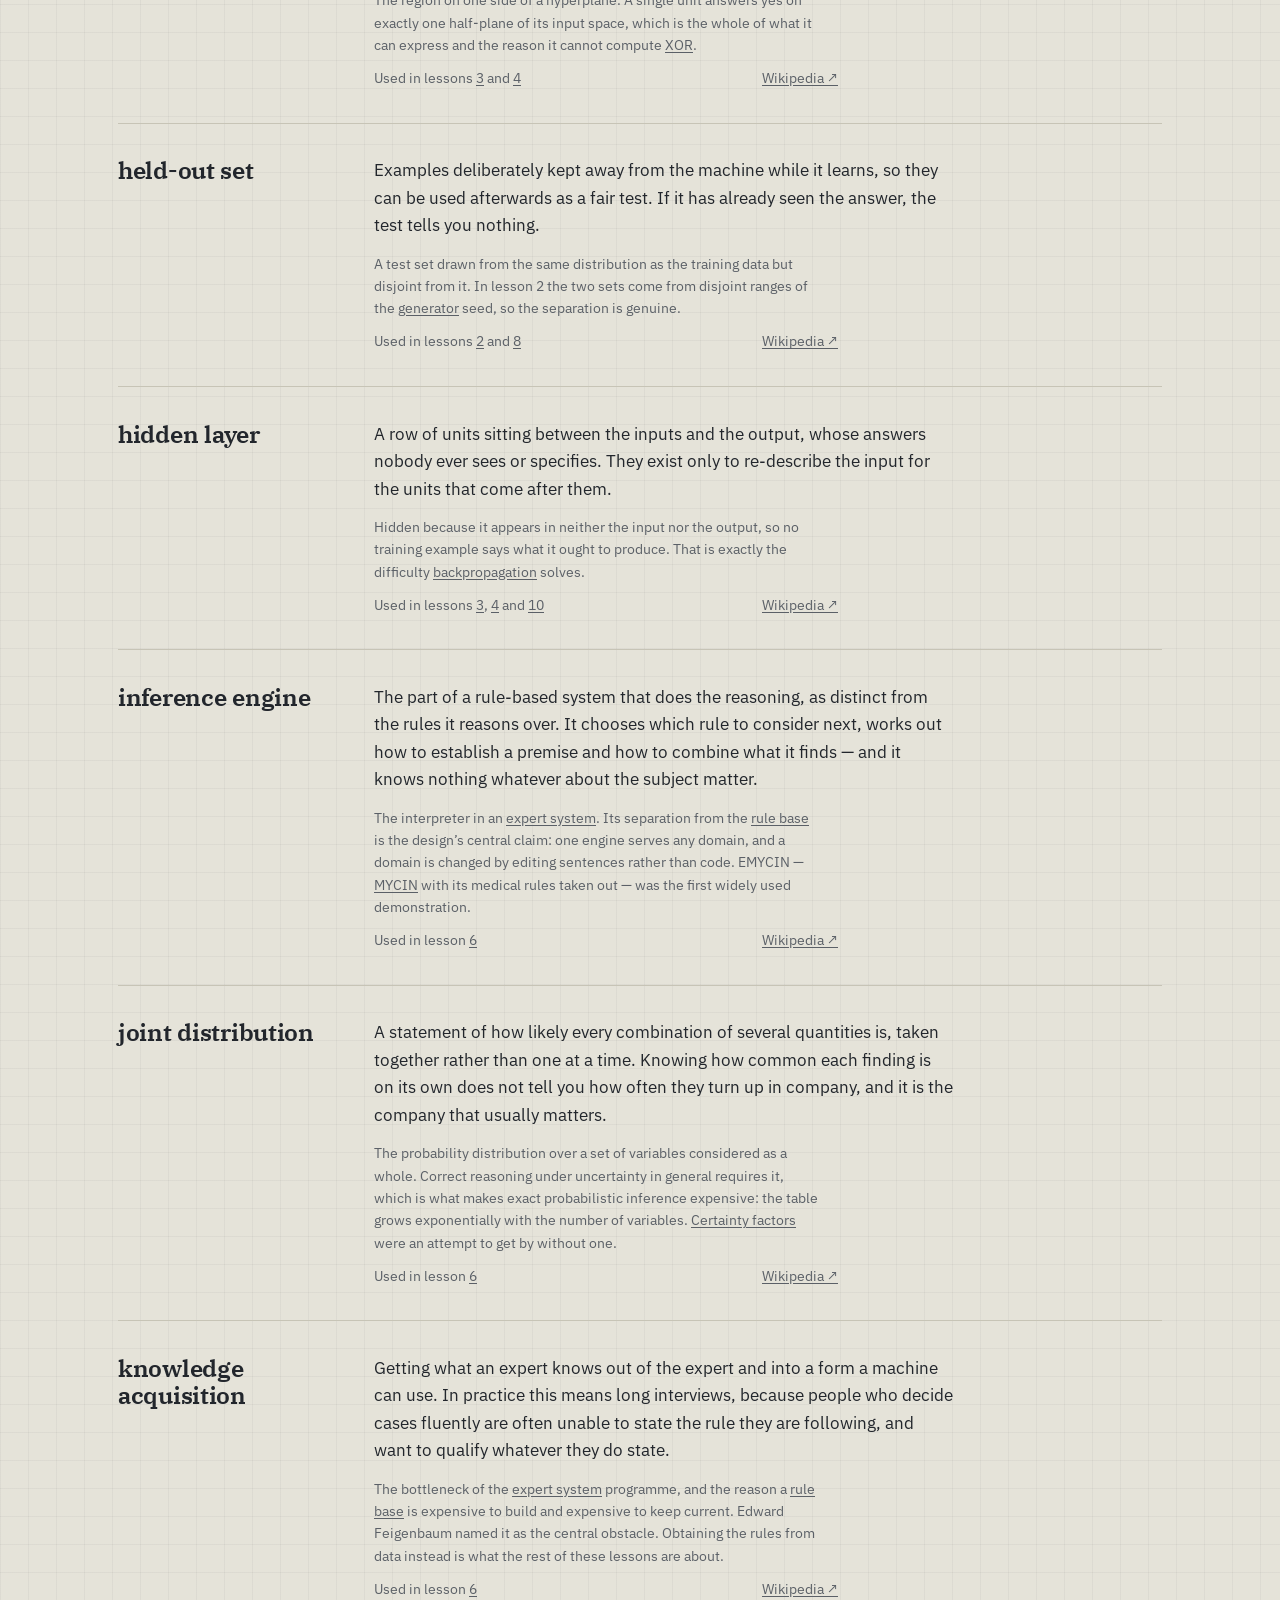
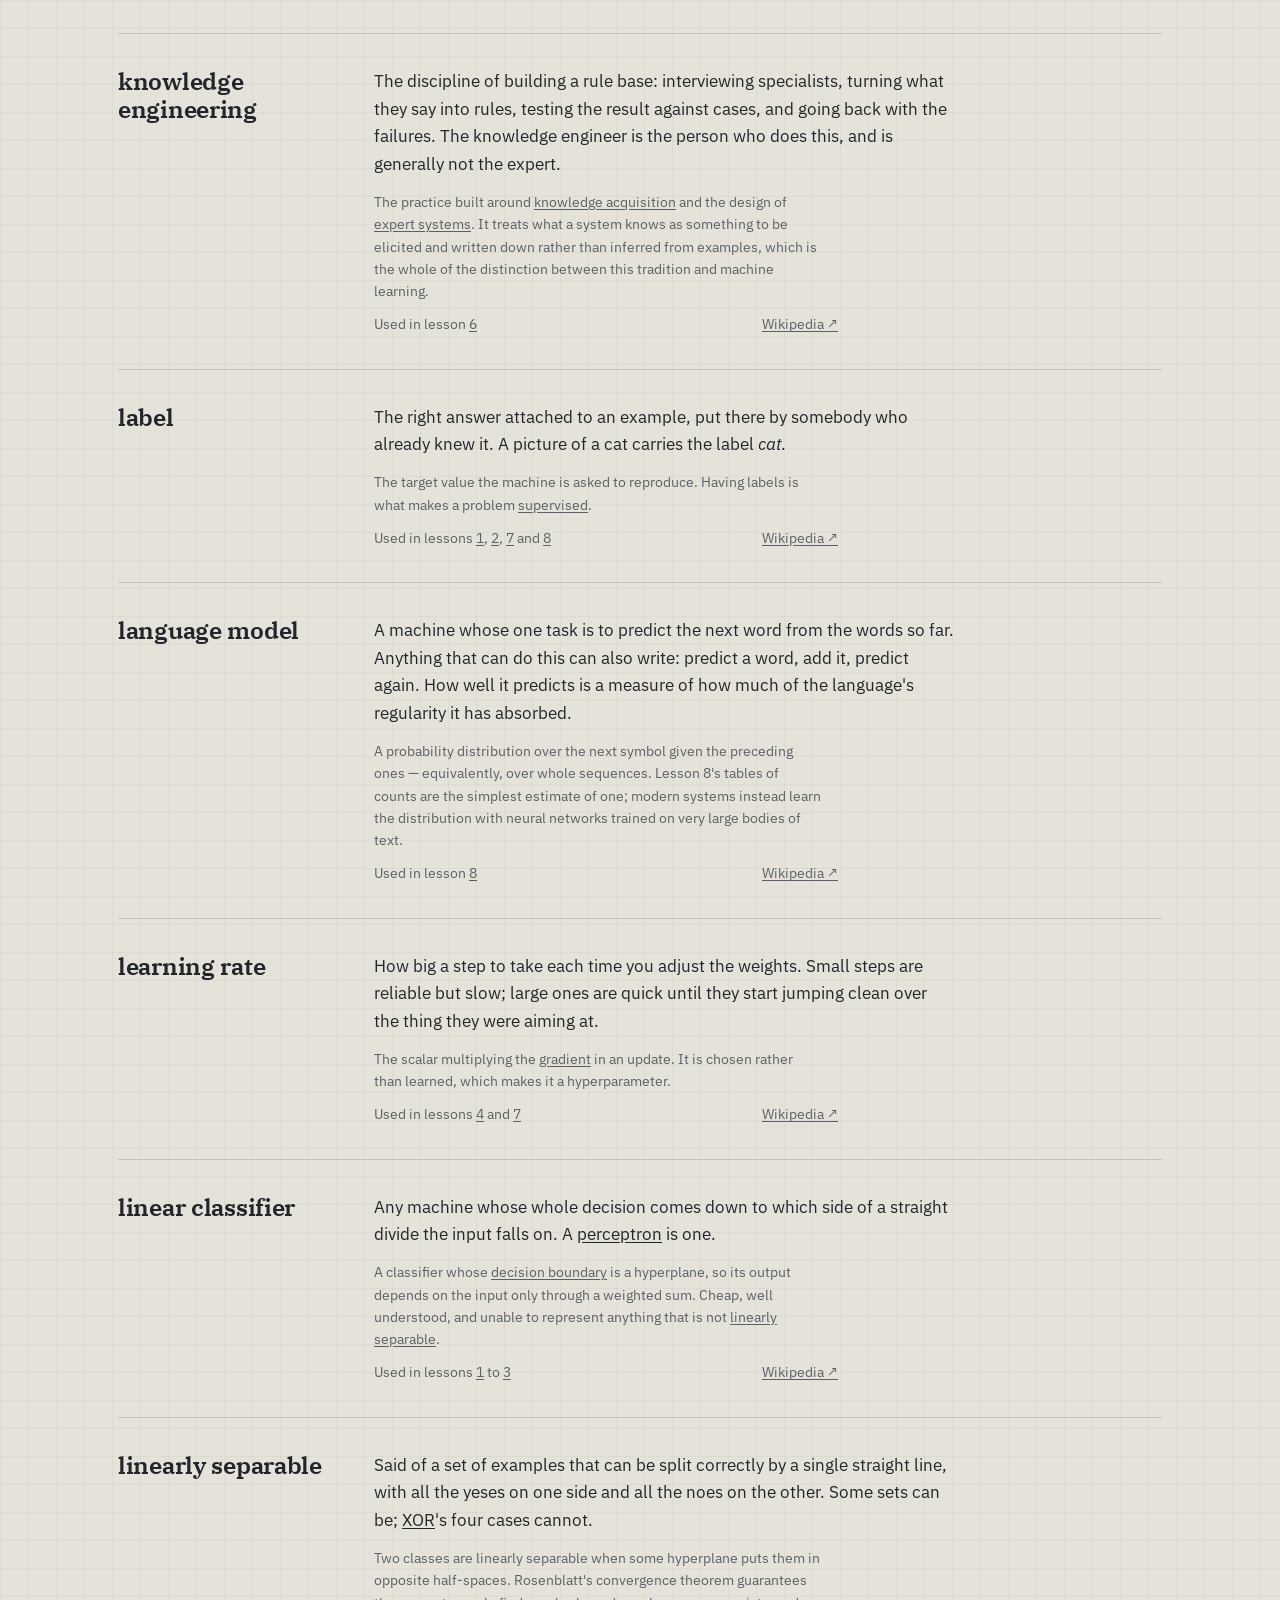
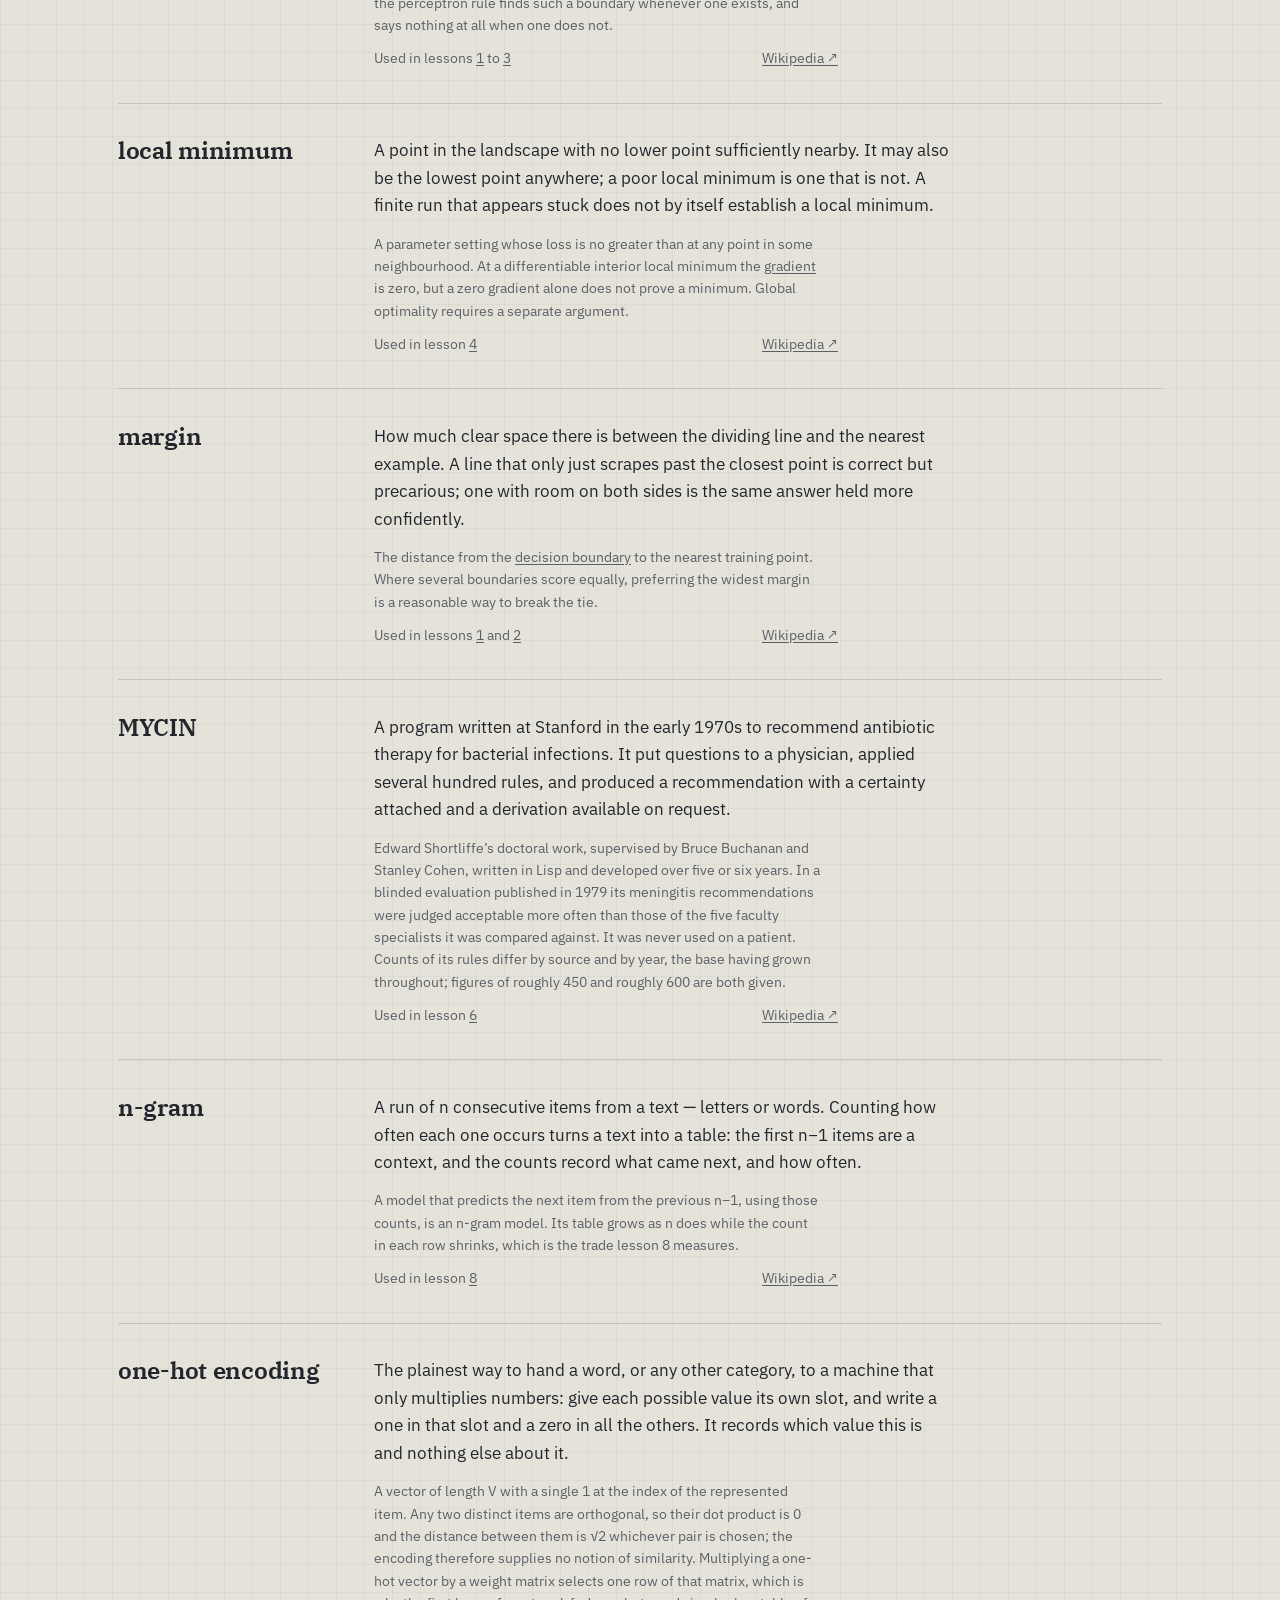
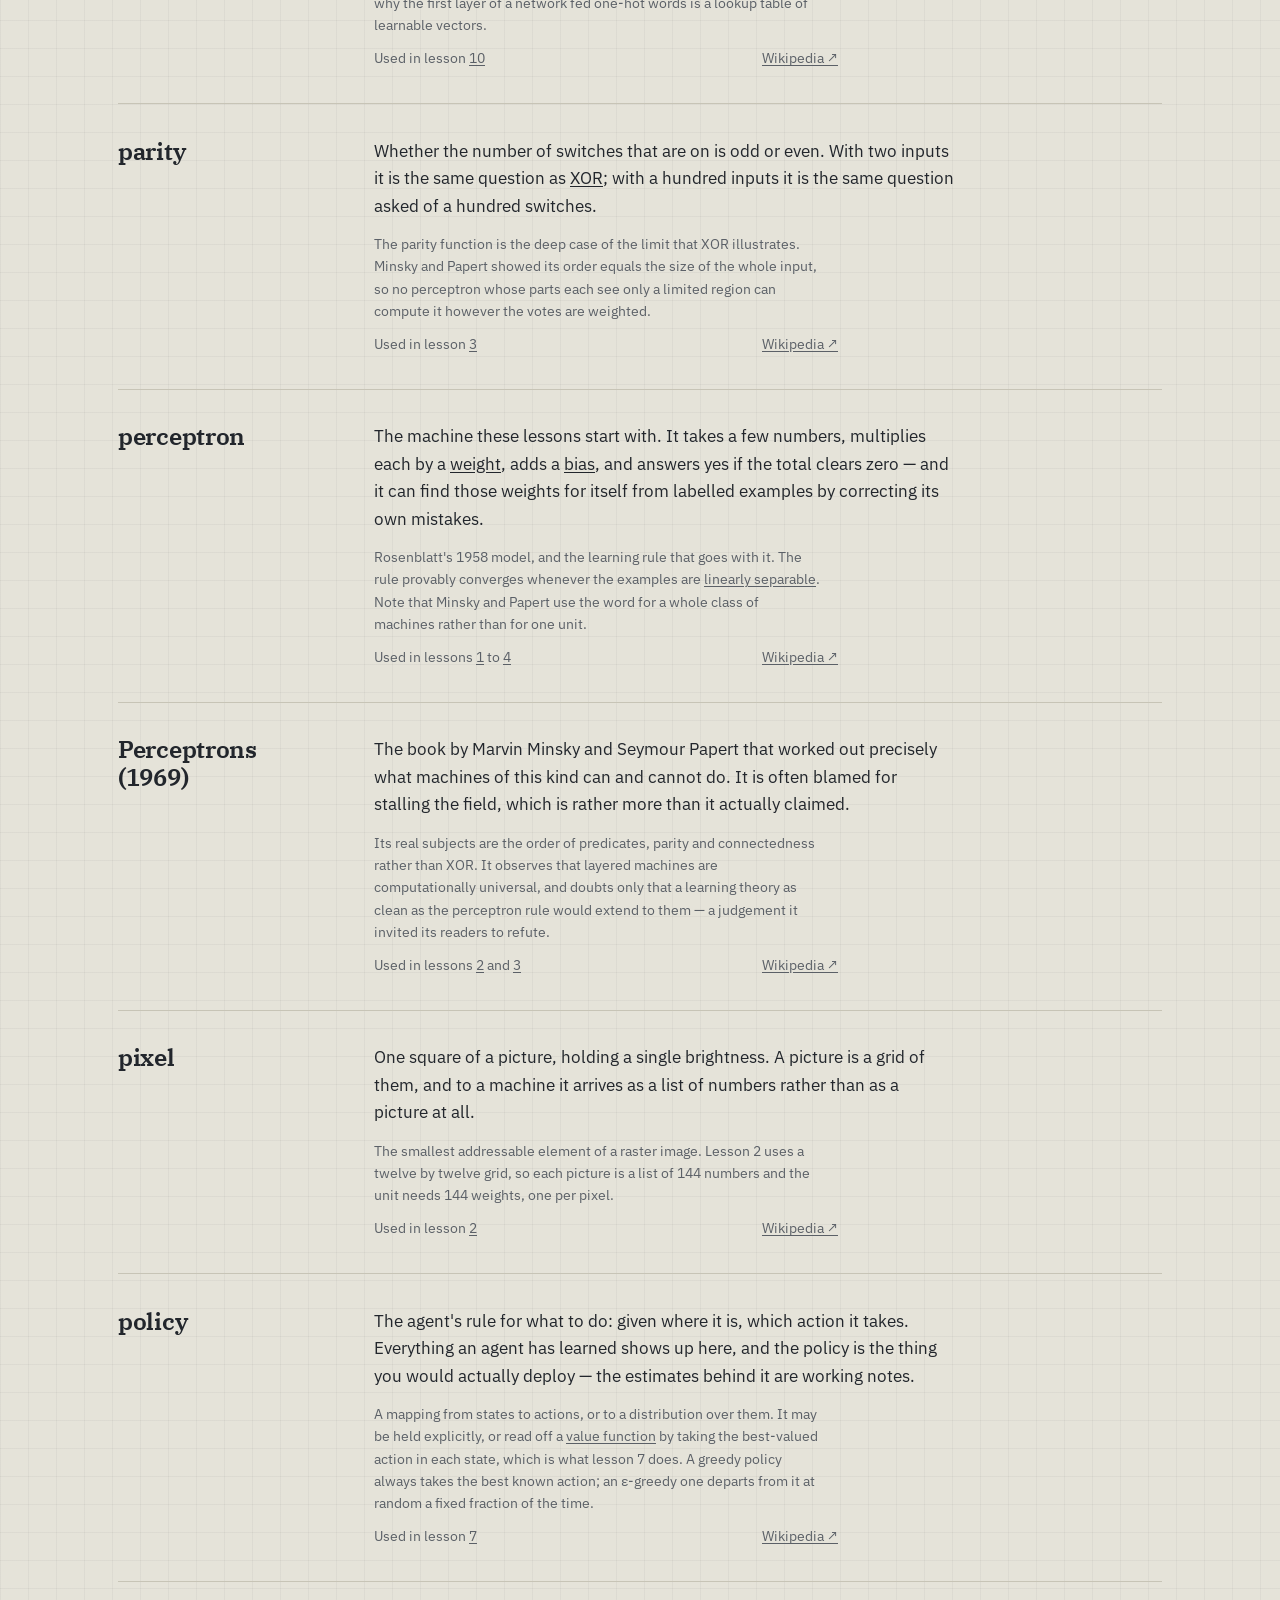
<file: glossary.html>
<!DOCTYPE html>
<html lang="en">
<head>
<meta charset="utf-8">
<meta name="viewport" content="width=device-width, initial-scale=1">
<title>Glossary — getstartedwith.me</title>
<meta name="description" content="Every technical term the lessons use, explained in plain language, with a link to Wikipedia for the long version.">
<link rel="preconnect" href="https://fonts.googleapis.com">
<link rel="preconnect" href="https://fonts.gstatic.com" crossorigin>
<link href="https://fonts.googleapis.com/css2?family=IBM+Plex+Mono:wght@400;500&family=IBM+Plex+Sans:wght@400;500;600&family=IBM+Plex+Serif:wght@600&display=swap" rel="stylesheet">
<link rel="icon" href="favicon.ico" sizes="32x32">
<link rel="icon" href="favicon.svg" type="image/svg+xml">
<link rel="stylesheet" href="assets/site.css">
</head>
<body>
<main>

<div class="topbar">
  <a class="wordmark" href="index.html">getstartedwith.me</a>
  <nav>
    <a class="away" href="index.html">All lessons</a>
    <a class="away" href="about.html">About</a>
  </nav>
</div>

<header class="masthead">
  <p class="kicker">getstartedwith.me · glossary</p>
  <div class="masthead-grid">
    <h1>Glossary</h1>
    <p>Every technical word the lessons use. Each entry says what the term means in plain language first, then what it means exactly, and points at Wikipedia for the long version.</p>
  </div>
</header>

<nav class="gloss-jump" aria-label="Jump to a term">
  <a href="#activation-function">activation function</a>
  <a href="#adaline">ADALINE</a>
  <a href="#agent">agent</a>
  <a href="#artificial-neuron">artificial neuron</a>
  <a href="#backpropagation">backpropagation</a>
  <a href="#backward-chaining">backward chaining</a>
  <a href="#bias">bias</a>
  <a href="#brittleness">brittleness</a>
  <a href="#certainty-factor">certainty factor</a>
  <a href="#chain-rule">chain rule</a>
  <a href="#convolution">convolution</a>
  <a href="#cosine-similarity">cosine similarity</a>
  <a href="#credit-assignment">credit assignment</a>
  <a href="#decision-boundary">decision boundary</a>
  <a href="#delta-rule">delta rule</a>
  <a href="#discount-factor">discount factor</a>
  <a href="#distributional-hypothesis">distributional hypothesis</a>
  <a href="#episode">episode</a>
  <a href="#epoch">epoch</a>
  <a href="#error-surface">error surface</a>
  <a href="#expert-system">expert system</a>
  <a href="#exploration">exploration and exploitation</a>
  <a href="#feature">feature</a>
  <a href="#filter">filter</a>
  <a href="#forward-chaining">forward chaining</a>
  <a href="#generalisation">generalisation</a>
  <a href="#gradient">gradient</a>
  <a href="#gradient-descent">gradient descent</a>
  <a href="#half-plane">half-plane</a>
  <a href="#held-out-set">held-out set</a>
  <a href="#hidden-layer">hidden layer</a>
  <a href="#inference-engine">inference engine</a>
  <a href="#joint-distribution">joint distribution</a>
  <a href="#knowledge-acquisition">knowledge acquisition</a>
  <a href="#knowledge-engineering">knowledge engineering</a>
  <a href="#label">label</a>
  <a href="#language-model">language model</a>
  <a href="#learning-rate">learning rate</a>
  <a href="#linear-classifier">linear classifier</a>
  <a href="#linearly-separable">linearly separable</a>
  <a href="#local-minimum">local minimum</a>
  <a href="#margin">margin</a>
  <a href="#mycin">MYCIN</a>
  <a href="#n-gram">n-gram</a>
  <a href="#one-hot-encoding">one-hot encoding</a>
  <a href="#parity">parity</a>
  <a href="#perceptron">perceptron</a>
  <a href="#perceptrons-1969">Perceptrons (1969)</a>
  <a href="#pixel">pixel</a>
  <a href="#policy">policy</a>
  <a href="#pooling">pooling</a>
  <a href="#production-rule">production rule</a>
  <a href="#q-learning">Q-learning</a>
  <a href="#reinforcement-learning">reinforcement learning</a>
  <a href="#reward">reward</a>
  <a href="#rule-base">rule base</a>
  <a href="#seeded-generator">seeded generator</a>
  <a href="#sigmoid">sigmoid</a>
  <a href="#softmax">softmax</a>
  <a href="#squared-error">squared error</a>
  <a href="#step-function">step function</a>
  <a href="#supervised-learning">supervised learning</a>
  <a href="#symbolic-ai">symbolic AI</a>
  <a href="#template">template</a>
  <a href="#threshold">threshold</a>
  <a href="#translation-invariance">translation invariance</a>
  <a href="#truth-table">truth table</a>
  <a href="#universal-approximation">universal approximation</a>
  <a href="#value-function">value function</a>
  <a href="#vanishing-gradient">vanishing gradient</a>
  <a href="#weight">weight</a>
  <a href="#weight-initialisation">weight initialisation</a>
  <a href="#weight-sharing">weight sharing</a>
  <a href="#word-vector">word vector</a>
  <a href="#xor">XOR</a>
</nav>

<div class="gloss-list">

<article class="gloss" id="activation-function">
  <h2>activation function</h2>
  <div>
    <p>The last thing a unit does before it reports an answer. It takes the single number the unit has worked out by adding up its inputs and turns it into the output — squashing it into a yes or no, or into a smooth value between them. That value is not automatically a measure of confidence.</p>
    <p class="exact">Formally, the function applied to the weighted sum. Which one you choose decides whether the unit can be trained by gradient methods at all: a <a href="#step-function">step</a> has no usable slope, a <a href="#sigmoid">sigmoid</a> does.</p>
    <p class="gloss-meta"><span>Used in lessons <a href="lessons/xor.html">3</a> and <a href="lessons/backprop.html">4</a></span><a class="out" href="https://en.wikipedia.org/wiki/Activation_function">Wikipedia</a></p>
  </div>
</article>

<article class="gloss" id="adaline">
  <h2>ADALINE</h2>
  <div>
    <p>A machine built in 1960 that learned in a different way from the perceptron: instead of counting how many answers it got wrong, it measured how far off it was and slid its weights a little way down that measurement.</p>
    <p class="exact">Widrow and Hoff's adaptive linear element, trained by the <a href="#delta-rule">delta rule</a>. It is the perceptron's exact contemporary and the direct ancestor of <a href="#gradient-descent">gradient descent</a> as it is used today, though it handled only a single unit.</p>
    <p class="gloss-meta"><span>Used in lesson <a href="lessons/backprop.html">4</a></span><a class="out" href="https://en.wikipedia.org/wiki/ADALINE">Wikipedia</a></p>
  </div>
</article>

<article class="gloss" id="agent">
  <h2>agent</h2>
  <div>
    <p>The thing that acts. In these lessons it is a marker moving about a grid, but the word is deliberately thin: an agent is anything that observes some part of a world, chooses among actions, and is affected by what follows. It is not a claim about intelligence, and it carries no suggestion that the thing wants anything.</p>
    <p class="exact">In <a href="#reinforcement-learning">reinforcement learning</a>, the decision-maker, as distinguished from the environment it acts on. The boundary between them is drawn wherever the agent's control stops rather than at anything physical: an arm the agent cannot command reliably belongs to the environment, and so does its own body.</p>
    <p class="gloss-meta"><span>Used in lesson <a href="lessons/rl.html">7</a></span><a class="out" href="https://en.wikipedia.org/wiki/Intelligent_agent">Wikipedia</a></p>
  </div>
</article>

<article class="gloss" id="artificial-neuron">
  <h2>artificial neuron</h2>
  <div>
    <p>The smallest working part of a neural network. It takes several numbers in, multiplies each by its own <a href="#weight">weight</a>, adds them all up along with a <a href="#bias">bias</a>, and puts the total through an <a href="#activation-function">activation function</a> to produce one number out.</p>
    <p class="exact">A mathematical caricature of a nerve cell, first written down by McCulloch and Pitts in 1943. It borrows the idea of summed inputs and a firing threshold and almost nothing else.</p>
    <p class="gloss-meta"><span>Used in lessons <a href="lessons/perceptron.html">1</a> to <a href="lessons/backprop.html">4</a> and <a href="lessons/embeddings.html">10</a></span><a class="out" href="https://en.wikipedia.org/wiki/Artificial_neuron">Wikipedia</a></p>
  </div>
</article>

<article class="gloss" id="backpropagation">
  <h2>backpropagation</h2>
  <div>
    <p>The method that works out how much each weight in a layered network is to blame for the network's mistake. The output's error is known directly; every weight further back gets its share by passing that error backwards along the same connections that carried the answer forwards.</p>
    <p class="exact">Repeated application of the <a href="#chain-rule">chain rule</a> to compute the <a href="#gradient">gradient</a> of the error with respect to every parameter. Published for neural networks by Rumelhart, Hinton and Williams in 1986, though the same computation had been described by Linnainmaa in 1970 and by Werbos in 1974.</p>
    <p class="gloss-meta"><span>Used in lessons <a href="lessons/xor.html">3</a>, <a href="lessons/backprop.html">4</a> and <a href="lessons/embeddings.html">10</a></span><a class="out" href="https://en.wikipedia.org/wiki/Backpropagation">Wikipedia</a></p>
  </div>
</article>

<article class="gloss" id="backward-chaining">
  <h2>backward chaining</h2>
  <div>
    <p>Working from the question towards the evidence. Rather than grinding through everything that could be concluded from what is known, the machine starts with the goal it was set, finds the rules that would establish it, and takes each of their premises as a new goal — asking only when it reaches something no rule concludes.</p>
    <p class="exact">Goal-directed inference over a <a href="#rule-base">rule base</a>: a depth-first search backwards through the rules, in which an unestablished premise becomes a subgoal and the leaves of the search are questions put to the user. Its complement is <a href="#forward-chaining">forward chaining</a>. It is what makes a consultation feel like an interrogation, and what keeps the number of questions small.</p>
    <p class="gloss-meta"><span>Used in lesson <a href="lessons/mycin.html">6</a></span><a class="out" href="https://en.wikipedia.org/wiki/Backward_chaining">Wikipedia</a></p>
  </div>
</article>

<article class="gloss" id="bias">
  <h2>bias</h2>
  <div>
    <p>A number added to the total regardless of what the inputs are. It sets how eager the unit is to say yes: a large positive bias makes it fire on the slightest encouragement, a large negative one makes it hard to convince.</p>
    <p class="exact">The constant term in the weighted sum. Geometrically it slides the <a href="#decision-boundary">decision boundary</a> without rotating it; without one, every boundary would be forced through the origin.</p>
    <p class="gloss-meta"><span>Used in lessons <a href="lessons/perceptron.html">1</a> to <a href="lessons/backprop.html">4</a></span><a class="out" href="https://en.wikipedia.org/wiki/Artificial_neuron">Wikipedia</a></p>
  </div>
</article>

<article class="gloss" id="brittleness">
  <h2>brittleness</h2>
  <div>
    <p>The habit of working well inside the cases a system was built for and failing without warning just outside them. A brittle system does not grow gradually less reliable as you leave familiar ground; it carries on answering in the same confident tone while being wrong.</p>
    <p class="exact">A failure to handle cases outside the conditions a system was designed or trained for. Explicit rules and learned models can both produce confident errors on unfamiliar cases; neither automatically provides a reliable warning. Wikipedia’s article on software brittleness describes a different phenomenon, the decay of code under modification.</p>
    <p class="gloss-meta"><span>Used in lessons <a href="lessons/mycin.html">6</a> and <a href="lessons/nextword.html">8</a></span><span class="no-out">no Wikipedia article</span></p>
  </div>
</article>

<article class="gloss" id="certainty-factor">
  <h2>certainty factor</h2>
  <div>
    <p>A number between −1 and +1 attached to a rule or a conclusion, saying how strongly the evidence supports it: +1 settled truth, −1 settled falsity, 0 no evidence either way. Two rules reaching the same conclusion have their numbers combined, so agreement accumulates without ever quite arriving at certainty.</p>
    <p class="exact">MYCIN’s scheme for inexact reasoning, set out by Shortliffe and Buchanan in 1975. A certainty factor measures how far evidence <em>shifts</em> belief rather than how probable something is, and the combining rules — a + b − ab for two positives, a normalised sum where they disagree — coincide with probability theory only under conditions that are usually not met. It was adopted because eliciting a <a href="#joint-distribution">joint distribution</a> from an expert was impossible and a number attached to a single rule was not.</p>
    <p class="gloss-meta"><span>Used in lesson <a href="lessons/mycin.html">6</a></span><a class="out" href="https://en.wikipedia.org/wiki/Certainty_factor">Wikipedia</a></p>
  </div>
</article>

<article class="gloss" id="chain-rule">
  <h2>chain rule</h2>
  <div>
    <p>The rule for working out how much a change at the start of a chain of steps affects the end of it. If turning a handle twice as fast makes a wheel spin twice as fast, and that wheel turning twice as fast makes a belt move three times as fast, the handle affects the belt six times over.</p>
    <p class="exact">The rule of calculus for differentiating a composition of functions: the derivatives of the steps multiply. It is the whole mechanism behind <a href="#backpropagation">backpropagation</a>.</p>
    <p class="gloss-meta"><span>Used in lesson <a href="lessons/backprop.html">4</a></span><a class="out" href="https://en.wikipedia.org/wiki/Chain_rule">Wikipedia</a></p>
  </div>
</article>

<article class="gloss" id="convolution">
  <h2>convolution</h2>
  <div>
    <p>Applying one small set of weights at every position in an image and collecting the answers into a map. The same detector is asked about every part of the picture, so what it looks for is not tied to any one place in the frame.</p>
    <p class="exact">A layer that slides a <a href="#filter">filter</a> across its input and records the response at each offset, producing a feature map. The weights are shared across positions, which is what distinguishes it from a fully connected layer reading the same pixels.</p>
    <p class="gloss-meta"><span>Used in lesson <a href="lessons/conv.html">5</a></span><a class="out" href="https://en.wikipedia.org/wiki/Convolutional_neural_network">Wikipedia</a></p>
  </div>
</article>

<article class="gloss" id="cosine-similarity">
  <h2>cosine similarity</h2>
  <div>
    <p>A score for how alike two lists of numbers are, read as directions rather than sizes. Two words that keep the same company in the same proportions score near 1 even if one is common and the other rare; two with nothing in common score 0.</p>
    <p class="exact">The cosine of the angle between two vectors: their dot product divided by the product of their lengths. On vectors already scaled to length one it is just the dot product. Lesson 9 uses it because profile direction — which company, in what proportion — is what matters there, not profile size.</p>
    <p class="gloss-meta"><span>Used in lesson <a href="lessons/vectors.html">9</a></span><a class="out" href="https://en.wikipedia.org/wiki/Cosine_similarity">Wikipedia</a></p>
  </div>
</article>

<article class="gloss" id="credit-assignment">
  <h2>credit assignment</h2>
  <div>
    <p>The problem of working out which of many earlier decisions is responsible for how things turned out. A journey of forty moves ends in a reward; the reward says nothing about which of the moves deserved it, and something has to apportion the praise before any of them can be improved.</p>
    <p class="exact">Named by Marvin Minsky in 1961 as the central obstacle for a machine learning from success and failure rather than from instruction. It appears in two forms: across time, where <a href="#q-learning">Q-learning</a> solves it by passing value backwards one step per visit, and across structure, where <a href="#backpropagation">backpropagation</a> solves it by passing error backwards through a layer. The two are the same difficulty in different directions.</p>
    <p class="gloss-meta"><span>Used in lessons <a href="lessons/xor.html">3</a> and <a href="lessons/rl.html">7</a></span><span class="no-out">no article of its own</span></p>
  </div>
</article>

<article class="gloss" id="decision-boundary">
  <h2>decision boundary</h2>
  <div>
    <p>The dividing line between the inputs a machine answers yes to and the ones it answers no to. Stand on the boundary itself and the machine is exactly undecided.</p>
    <p class="exact">The set of points where the output changes class. For a single unit it is a straight line in two dimensions, a plane in three, and a <a href="#half-plane">hyperplane</a> in general; a <a href="#hidden-layer">hidden layer</a> lets it bend.</p>
    <p class="gloss-meta"><span>Used in lessons <a href="lessons/perceptron.html">1</a> to <a href="lessons/backprop.html">4</a></span><a class="out" href="https://en.wikipedia.org/wiki/Decision_boundary">Wikipedia</a></p>
  </div>
</article>

<article class="gloss" id="delta-rule">
  <h2>delta rule</h2>
  <div>
    <p>A recipe for adjusting a weight: look at how far the answer was from the target, multiply that by the input the weight was attached to, and nudge the weight by a small amount in that direction.</p>
    <p class="exact">The least-mean-squares rule of Widrow and Hoff, equivalent to <a href="#gradient-descent">gradient descent</a> on the <a href="#squared-error">squared error</a> for a single unit. <a href="#backpropagation">Backpropagation</a> is what it becomes once there is a <a href="#hidden-layer">hidden layer</a> in the way.</p>
    <p class="gloss-meta"><span>Used in lesson <a href="lessons/backprop.html">4</a></span><a class="out" href="https://en.wikipedia.org/wiki/Delta_rule">Wikipedia</a></p>
  </div>
</article>

<article class="gloss" id="discount-factor">
  <h2>discount factor</h2>
  <div>
    <p>A fraction, usually written &#947;, that makes a reward count for slightly less the further off it is. At 0.9, something worth 1 next step is worth 0.9 from two steps away and 0.81 from three. It is the whole of what makes an agent prefer a short route to a long one, since nothing else in the arithmetic mentions distance at all.</p>
    <p class="exact">The per-step weight on future reward in the discounted return. Values near zero produce an agent that attends only to what happens next; values near one produce one that weighs the distant future almost equally and, in a task without a guaranteed end, may have no finite answer to compare. It is a choice about what the agent should care about rather than an estimate of anything in the world.</p>
    <p class="gloss-meta"><span>Used in lesson <a href="lessons/rl.html">7</a></span><a class="out" href="https://en.wikipedia.org/wiki/Markov_decision_process">Wikipedia</a></p>
  </div>
</article>

<article class="gloss" id="distributional-hypothesis">
  <h2>distributional hypothesis</h2>
  <div>
    <p>The observation that words used in similar surroundings tend to have related meanings — so the company a word keeps, gathered across enough text, says something about the word. It is a claim about usage, not a definition of meaning, and it holds only as far as the text it is gathered from.</p>
    <p class="exact">In distributional semantics, the hypothesis that the degree of semantic similarity between two words tracks the similarity of their contexts. It licenses the move in lesson 9 from co-occurrence counts to comparable vectors; what it cannot do is distinguish words that share circumstances from words that share meaning, which is why a door and a mouth end up neighbours.</p>
    <p class="gloss-meta"><span>Used in lesson <a href="lessons/vectors.html">9</a></span><a class="out" href="https://en.wikipedia.org/wiki/Distributional_semantics">Wikipedia</a></p>
  </div>
</article>

<article class="gloss" id="episode">
  <h2>episode</h2>
  <div>
    <p>One run from the start to an end: the agent sets off, moves until it reaches something that finishes the attempt, and is put back to begin again. Learning is counted in episodes the way the earlier lessons count it in passes over a training set.</p>
    <p class="exact">A trajectory from an initial state to a terminal one. Tasks that divide this way are called episodic, as against continuing tasks that never reset; the distinction matters because a return summed over an episode is finite without needing a <a href="#discount-factor">discount</a> to make it so. Compare <a href="#epoch">epoch</a>, which counts passes over fixed data rather than attempts at a task.</p>
    <p class="gloss-meta"><span>Used in lesson <a href="lessons/rl.html">7</a></span><span class="no-out">no article of its own</span></p>
  </div>
</article>

<article class="gloss" id="epoch">
  <h2>epoch</h2>
  <div>
    <p>One complete pass through all the training examples. Saying a network trained for three hundred epochs means it went through the whole set of examples three hundred times over.</p>
    <p class="exact">A unit of training time rather than of computation, so the same epoch count means very different amounts of work on different sets. Wikipedia has no article on the term; it is defined in passing in most treatments of training.</p>
    <p class="gloss-meta"><span>Used in lesson <a href="lessons/backprop.html">4</a></span><span class="no-out">no Wikipedia article</span></p>
  </div>
</article>

<article class="gloss" id="error-surface">
  <h2>error surface</h2>
  <div>
    <p>A landscape you get by imagining every possible setting of the weights spread out on the ground, with the height at each spot being how wrong the machine would be if it used those weights. Learning is walking downhill on it.</p>
    <p class="exact">The graph of the loss as a function of the parameters. Its shape depends on the model, loss and data. A smooth activation alone does not guarantee a single valley; hidden layers can introduce additional flat regions and stationary points.</p>
    <p class="gloss-meta"><span>Used in lesson <a href="lessons/backprop.html">4</a></span><a class="out" href="https://en.wikipedia.org/wiki/Loss_function">Wikipedia</a></p>
  </div>
</article>

<article class="gloss" id="expert-system">
  <h2>expert system</h2>
  <div>
    <p>A program that reaches conclusions in one narrow professional domain by applying a body of rules gathered from human specialists. What it knows is held as sentences rather than as numbers, applied by a general-purpose interpreter, and it can usually show which sentences produced a given answer.</p>
    <p class="exact">The dominant applied form of <a href="#symbolic-ai">symbolic AI</a> from the middle 1970s into the 1980s, conventionally divided into a <a href="#rule-base">rule base</a> and an <a href="#inference-engine">inference engine</a> so that what the system knows can be replaced without touching the machinery that reasons. <a href="#mycin">MYCIN</a> is the canonical example.</p>
    <p class="gloss-meta"><span>Used in lesson <a href="lessons/mycin.html">6</a></span><a class="out" href="https://en.wikipedia.org/wiki/Expert_system">Wikipedia</a></p>
  </div>
</article>

<article class="gloss" id="exploration">
  <h2>exploration and exploitation</h2>
  <div>
    <p>The standing tension in learning by trying things. Exploiting means taking the best option you currently know of; exploring means taking something else in the hope of finding better. Every step spent exploring is a step not spent earning, and an agent that never explores can only ever be as good as what it happened to find first.</p>
    <p class="exact">Usually managed by &#949;-greedy action selection: with probability &#949; ignore the estimates and act at random, otherwise take the best known action. Simple, and weak in a particular way &mdash; independent random moves tend to undo one another, so dithering explores the neighbourhood of the current <a href="#policy">policy</a> and reaches nothing far from it. Lesson 7 measures both the cost of exploring and the cost of not.</p>
    <p class="gloss-meta"><span>Used in lesson <a href="lessons/rl.html">7</a></span><a class="out" href="https://en.wikipedia.org/wiki/Exploration%E2%80%93exploitation_dilemma">Wikipedia</a></p>
  </div>
</article>

<article class="gloss" id="feature">
  <h2>feature</h2>
  <div>
    <p>One of the individual measurements you hand the machine about a thing. If the thing is a small picture, one feature might be the brightness of a single <a href="#pixel">pixel</a>; if it is a person, it might be their height.</p>
    <p class="exact">A component of the input vector. Choosing what the features should be was for decades most of the work; what changed with layered networks is that a network can compose its own from raw measurements.</p>
    <p class="gloss-meta"><span>Used in lessons <a href="lessons/perceptron.html">1</a> and <a href="lessons/images.html">2</a></span><a class="out" href="https://en.wikipedia.org/wiki/Feature_(machine_learning)">Wikipedia</a></p>
  </div>
</article>

<article class="gloss" id="filter">
  <h2>filter</h2>
  <div>
    <p>The small square of weights a <a href="#convolution">convolution</a> applies — in lesson 5, nine numbers in a three-by-three arrangement. Laid over nine <a href="#pixel">pixels</a>, it multiplies and adds, and returns one number saying how strongly those pixels match what it responds to.</p>
    <p class="exact">Also called a kernel. Its size fixes how much of the image any single response can depend on. A filter is not required to be interpretable: a trained one often looks like nothing in particular while still contributing to a good score, so reading one as a detector of some namable thing is a guess rather than a fact about the weights.</p>
    <p class="gloss-meta"><span>Used in lesson <a href="lessons/conv.html">5</a></span><a class="out" href="https://en.wikipedia.org/wiki/Kernel_(image_processing)">Wikipedia</a></p>
  </div>
</article>

<article class="gloss" id="forward-chaining">
  <h2>forward chaining</h2>
  <div>
    <p>Working from what is known towards whatever follows from it. The machine takes the facts it has, fires every rule whose premise they satisfy, adds the conclusions to what it knows, and goes round again until nothing new appears.</p>
    <p class="exact">Data-directed inference, the complement of <a href="#backward-chaining">backward chaining</a>. It suits situations where facts arrive continuously and anything derivable is worth deriving. It is a poor fit for consultation, where most of what could be concluded is beside the point and every new fact costs somebody an answer.</p>
    <p class="gloss-meta"><span>Used in lesson <a href="lessons/mycin.html">6</a></span><a class="out" href="https://en.wikipedia.org/wiki/Forward_chaining">Wikipedia</a></p>
  </div>
</article>

<article class="gloss" id="generalisation">
  <h2>generalisation</h2>
  <div>
    <p>Whether the machine gets things right on examples it has never seen. Getting the training examples right is easy and proves very little; the question that matters is what happens next.</p>
    <p class="exact">Performance on the underlying distribution rather than on the training sample, estimated with a <a href="#held-out-set">held-out set</a>. The gap between the two is the generalisation error.</p>
    <p class="gloss-meta"><span>Used in lessons <a href="lessons/images.html">2</a>, <a href="lessons/nextword.html">8</a> and <a href="lessons/vectors.html">9</a></span><a class="out" href="https://en.wikipedia.org/wiki/Generalization_error">Wikipedia</a></p>
  </div>
</article>

<article class="gloss" id="gradient">
  <h2>gradient</h2>
  <div>
    <p>Which way is uphill, and how steeply. At any spot on a landscape the gradient is an arrow pointing in the direction that climbs fastest, and its length says how sharp the climb is.</p>
    <p class="exact">The vector of partial derivatives of a function with respect to each of its variables. On flat ground it is zero, which is why a <a href="#step-function">step function</a> gives a learning rule nothing to work with.</p>
    <p class="gloss-meta"><span>Used in lessons <a href="lessons/xor.html">3</a> and <a href="lessons/backprop.html">4</a></span><a class="out" href="https://en.wikipedia.org/wiki/Gradient">Wikipedia</a></p>
  </div>
</article>

<article class="gloss" id="gradient-descent">
  <h2>gradient descent</h2>
  <div>
    <p>Learning by repeatedly taking a small step downhill. Work out which way is down, move a little way in that direction, and do it again until the ground stops falling away.</p>
    <p class="exact">Iteratively subtracting a multiple of the <a href="#gradient">gradient</a> from the parameters. The multiple is the <a href="#learning-rate">learning rate</a>; too large and the steps overshoot the valley instead of settling into it.</p>
    <p class="gloss-meta"><span>Used in lessons <a href="lessons/backprop.html">4</a> and <a href="lessons/embeddings.html">10</a></span><a class="out" href="https://en.wikipedia.org/wiki/Gradient_descent">Wikipedia</a></p>
  </div>
</article>

<article class="gloss" id="half-plane">
  <h2>half-plane</h2>
  <div>
    <p>Everything on one side of a straight line. Draw a line across a page and the ink on the left of it is a half-plane.</p>
    <p class="exact">The region on one side of a hyperplane. A single unit answers yes on exactly one half-plane of its input space, which is the whole of what it can express and the reason it cannot compute <a href="#xor">XOR</a>.</p>
    <p class="gloss-meta"><span>Used in lessons <a href="lessons/xor.html">3</a> and <a href="lessons/backprop.html">4</a></span><a class="out" href="https://en.wikipedia.org/wiki/Hyperplane">Wikipedia</a></p>
  </div>
</article>

<article class="gloss" id="held-out-set">
  <h2>held-out set</h2>
  <div>
    <p>Examples deliberately kept away from the machine while it learns, so they can be used afterwards as a fair test. If it has already seen the answer, the test tells you nothing.</p>
    <p class="exact">A test set drawn from the same distribution as the training data but disjoint from it. In lesson 2 the two sets come from disjoint ranges of the <a href="#seeded-generator">generator</a> seed, so the separation is genuine.</p>
    <p class="gloss-meta"><span>Used in lessons <a href="lessons/images.html">2</a> and <a href="lessons/nextword.html">8</a></span><a class="out" href="https://en.wikipedia.org/wiki/Training,_validation,_and_test_data_sets">Wikipedia</a></p>
  </div>
</article>

<article class="gloss" id="hidden-layer">
  <h2>hidden layer</h2>
  <div>
    <p>A row of units sitting between the inputs and the output, whose answers nobody ever sees or specifies. They exist only to re-describe the input for the units that come after them.</p>
    <p class="exact">Hidden because it appears in neither the input nor the output, so no training example says what it ought to produce. That is exactly the difficulty <a href="#backpropagation">backpropagation</a> solves.</p>
    <p class="gloss-meta"><span>Used in lessons <a href="lessons/xor.html">3</a>, <a href="lessons/backprop.html">4</a> and <a href="lessons/embeddings.html">10</a></span><a class="out" href="https://en.wikipedia.org/wiki/Multilayer_perceptron">Wikipedia</a></p>
  </div>
</article>

<article class="gloss" id="inference-engine">
  <h2>inference engine</h2>
  <div>
    <p>The part of a rule-based system that does the reasoning, as distinct from the rules it reasons over. It chooses which rule to consider next, works out how to establish a premise and how to combine what it finds — and it knows nothing whatever about the subject matter.</p>
    <p class="exact">The interpreter in an <a href="#expert-system">expert system</a>. Its separation from the <a href="#rule-base">rule base</a> is the design’s central claim: one engine serves any domain, and a domain is changed by editing sentences rather than code. EMYCIN — <a href="#mycin">MYCIN</a> with its medical rules taken out — was the first widely used demonstration.</p>
    <p class="gloss-meta"><span>Used in lesson <a href="lessons/mycin.html">6</a></span><a class="out" href="https://en.wikipedia.org/wiki/Inference_engine">Wikipedia</a></p>
  </div>
</article>

<article class="gloss" id="joint-distribution">
  <h2>joint distribution</h2>
  <div>
    <p>A statement of how likely every combination of several quantities is, taken together rather than one at a time. Knowing how common each finding is on its own does not tell you how often they turn up in company, and it is the company that usually matters.</p>
    <p class="exact">The probability distribution over a set of variables considered as a whole. Correct reasoning under uncertainty in general requires it, which is what makes exact probabilistic inference expensive: the table grows exponentially with the number of variables. <a href="#certainty-factor">Certainty factors</a> were an attempt to get by without one.</p>
    <p class="gloss-meta"><span>Used in lesson <a href="lessons/mycin.html">6</a></span><a class="out" href="https://en.wikipedia.org/wiki/Joint_probability_distribution">Wikipedia</a></p>
  </div>
</article>

<article class="gloss" id="knowledge-acquisition">
  <h2>knowledge acquisition</h2>
  <div>
    <p>Getting what an expert knows out of the expert and into a form a machine can use. In practice this means long interviews, because people who decide cases fluently are often unable to state the rule they are following, and want to qualify whatever they do state.</p>
    <p class="exact">The bottleneck of the <a href="#expert-system">expert system</a> programme, and the reason a <a href="#rule-base">rule base</a> is expensive to build and expensive to keep current. Edward Feigenbaum named it as the central obstacle. Obtaining the rules from data instead is what the rest of these lessons are about.</p>
    <p class="gloss-meta"><span>Used in lesson <a href="lessons/mycin.html">6</a></span><a class="out" href="https://en.wikipedia.org/wiki/Knowledge_acquisition">Wikipedia</a></p>
  </div>
</article>

<article class="gloss" id="knowledge-engineering">
  <h2>knowledge engineering</h2>
  <div>
    <p>The discipline of building a rule base: interviewing specialists, turning what they say into rules, testing the result against cases, and going back with the failures. The knowledge engineer is the person who does this, and is generally not the expert.</p>
    <p class="exact">The practice built around <a href="#knowledge-acquisition">knowledge acquisition</a> and the design of <a href="#expert-system">expert systems</a>. It treats what a system knows as something to be elicited and written down rather than inferred from examples, which is the whole of the distinction between this tradition and machine learning.</p>
    <p class="gloss-meta"><span>Used in lesson <a href="lessons/mycin.html">6</a></span><a class="out" href="https://en.wikipedia.org/wiki/Knowledge_engineering">Wikipedia</a></p>
  </div>
</article>

<article class="gloss" id="label">
  <h2>label</h2>
  <div>
    <p>The right answer attached to an example, put there by somebody who already knew it. A picture of a cat carries the label <em>cat</em>.</p>
    <p class="exact">The target value the machine is asked to reproduce. Having labels is what makes a problem <a href="#supervised-learning">supervised</a>.</p>
    <p class="gloss-meta"><span>Used in lessons <a href="lessons/perceptron.html">1</a>, <a href="lessons/images.html">2</a>, <a href="lessons/rl.html">7</a> and <a href="lessons/nextword.html">8</a></span><a class="out" href="https://en.wikipedia.org/wiki/Supervised_learning">Wikipedia</a></p>
  </div>
</article>

<article class="gloss" id="language-model">
  <h2>language model</h2>
  <div>
    <p>A machine whose one task is to predict the next word from the words so far. Anything that can do this can also write: predict a word, add it, predict again. How well it predicts is a measure of how much of the language's regularity it has absorbed.</p>
    <p class="exact">A probability distribution over the next symbol given the preceding ones — equivalently, over whole sequences. Lesson 8's tables of counts are the simplest estimate of one; modern systems instead learn the distribution with neural networks trained on very large bodies of text.</p>
    <p class="gloss-meta"><span>Used in lesson <a href="lessons/nextword.html">8</a></span><a class="out" href="https://en.wikipedia.org/wiki/Language_model">Wikipedia</a></p>
  </div>
</article>

<article class="gloss" id="learning-rate">
  <h2>learning rate</h2>
  <div>
    <p>How big a step to take each time you adjust the weights. Small steps are reliable but slow; large ones are quick until they start jumping clean over the thing they were aiming at.</p>
    <p class="exact">The scalar multiplying the <a href="#gradient">gradient</a> in an update. It is chosen rather than learned, which makes it a hyperparameter.</p>
    <p class="gloss-meta"><span>Used in lessons <a href="lessons/backprop.html">4</a> and <a href="lessons/rl.html">7</a></span><a class="out" href="https://en.wikipedia.org/wiki/Learning_rate">Wikipedia</a></p>
  </div>
</article>

<article class="gloss" id="linear-classifier">
  <h2>linear classifier</h2>
  <div>
    <p>Any machine whose whole decision comes down to which side of a straight divide the input falls on. A <a href="#perceptron">perceptron</a> is one.</p>
    <p class="exact">A classifier whose <a href="#decision-boundary">decision boundary</a> is a hyperplane, so its output depends on the input only through a weighted sum. Cheap, well understood, and unable to represent anything that is not <a href="#linearly-separable">linearly separable</a>.</p>
    <p class="gloss-meta"><span>Used in lessons <a href="lessons/perceptron.html">1</a> to <a href="lessons/xor.html">3</a></span><a class="out" href="https://en.wikipedia.org/wiki/Linear_classifier">Wikipedia</a></p>
  </div>
</article>

<article class="gloss" id="linearly-separable">
  <h2>linearly separable</h2>
  <div>
    <p>Said of a set of examples that can be split correctly by a single straight line, with all the yeses on one side and all the noes on the other. Some sets can be; <a href="#xor">XOR</a>'s four cases cannot.</p>
    <p class="exact">Two classes are linearly separable when some hyperplane puts them in opposite half-spaces. Rosenblatt's convergence theorem guarantees the perceptron rule finds such a boundary whenever one exists, and says nothing at all when one does not.</p>
    <p class="gloss-meta"><span>Used in lessons <a href="lessons/perceptron.html">1</a> to <a href="lessons/xor.html">3</a></span><a class="out" href="https://en.wikipedia.org/wiki/Linear_separability">Wikipedia</a></p>
  </div>
</article>

<article class="gloss" id="local-minimum">
  <h2>local minimum</h2>
  <div>
    <p>A point in the landscape with no lower point sufficiently nearby. It may also be the lowest point anywhere; a poor local minimum is one that is not. A finite run that appears stuck does not by itself establish a local minimum.</p>
    <p class="exact">A parameter setting whose loss is no greater than at any point in some neighbourhood. At a differentiable interior local minimum the <a href="#gradient">gradient</a> is zero, but a zero gradient alone does not prove a minimum. Global optimality requires a separate argument.</p>
    <p class="gloss-meta"><span>Used in lesson <a href="lessons/backprop.html">4</a></span><a class="out" href="https://en.wikipedia.org/wiki/Local_optimum">Wikipedia</a></p>
  </div>
</article>

<article class="gloss" id="margin">
  <h2>margin</h2>
  <div>
    <p>How much clear space there is between the dividing line and the nearest example. A line that only just scrapes past the closest point is correct but precarious; one with room on both sides is the same answer held more confidently.</p>
    <p class="exact">The distance from the <a href="#decision-boundary">decision boundary</a> to the nearest training point. Where several boundaries score equally, preferring the widest margin is a reasonable way to break the tie.</p>
    <p class="gloss-meta"><span>Used in lessons <a href="lessons/perceptron.html">1</a> and <a href="lessons/images.html">2</a></span><a class="out" href="https://en.wikipedia.org/wiki/Margin_(machine_learning)">Wikipedia</a></p>
  </div>
</article>

<article class="gloss" id="mycin">
  <h2>MYCIN</h2>
  <div>
    <p>A program written at Stanford in the early 1970s to recommend antibiotic therapy for bacterial infections. It put questions to a physician, applied several hundred rules, and produced a recommendation with a certainty attached and a derivation available on request.</p>
    <p class="exact">Edward Shortliffe’s doctoral work, supervised by Bruce Buchanan and Stanley Cohen, written in Lisp and developed over five or six years. In a blinded evaluation published in 1979 its meningitis recommendations were judged acceptable more often than those of the five faculty specialists it was compared against. It was never used on a patient. Counts of its rules differ by source and by year, the base having grown throughout; figures of roughly 450 and roughly 600 are both given.</p>
    <p class="gloss-meta"><span>Used in lesson <a href="lessons/mycin.html">6</a></span><a class="out" href="https://en.wikipedia.org/wiki/Mycin">Wikipedia</a></p>
  </div>
</article>

<article class="gloss" id="n-gram">
  <h2>n-gram</h2>
  <div>
    <p>A run of n consecutive items from a text — letters or words. Counting how often each one occurs turns a text into a table: the first n−1 items are a context, and the counts record what came next, and how often.</p>
    <p class="exact">A model that predicts the next item from the previous n−1, using those counts, is an n-gram model. Its table grows as n does while the count in each row shrinks, which is the trade lesson 8 measures.</p>
    <p class="gloss-meta"><span>Used in lesson <a href="lessons/nextword.html">8</a></span><a class="out" href="https://en.wikipedia.org/wiki/N-gram">Wikipedia</a></p>
  </div>
</article>

<article class="gloss" id="one-hot-encoding">
  <h2>one-hot encoding</h2>
  <div>
    <p>The plainest way to hand a word, or any other category, to a machine that only multiplies numbers: give each possible value its own slot, and write a one in that slot and a zero in all the others. It records which value this is and nothing else about it.</p>
    <p class="exact">A vector of length V with a single 1 at the index of the represented item. Any two distinct items are orthogonal, so their dot product is 0 and the distance between them is √2 whichever pair is chosen; the encoding therefore supplies no notion of similarity. Multiplying a one-hot vector by a weight matrix selects one row of that matrix, which is why the first layer of a network fed one-hot words is a lookup table of learnable vectors.</p>
    <p class="gloss-meta"><span>Used in lesson <a href="lessons/embeddings.html">10</a></span><a class="out" href="https://en.wikipedia.org/wiki/One-hot">Wikipedia</a></p>
  </div>
</article>

<article class="gloss" id="parity">
  <h2>parity</h2>
  <div>
    <p>Whether the number of switches that are on is odd or even. With two inputs it is the same question as <a href="#xor">XOR</a>; with a hundred inputs it is the same question asked of a hundred switches.</p>
    <p class="exact">The parity function is the deep case of the limit that XOR illustrates. Minsky and Papert showed its order equals the size of the whole input, so no perceptron whose parts each see only a limited region can compute it however the votes are weighted.</p>
    <p class="gloss-meta"><span>Used in lesson <a href="lessons/xor.html">3</a></span><a class="out" href="https://en.wikipedia.org/wiki/Parity_function">Wikipedia</a></p>
  </div>
</article>

<article class="gloss" id="perceptron">
  <h2>perceptron</h2>
  <div>
    <p>The machine these lessons start with. It takes a few numbers, multiplies each by a <a href="#weight">weight</a>, adds a <a href="#bias">bias</a>, and answers yes if the total clears zero — and it can find those weights for itself from labelled examples by correcting its own mistakes.</p>
    <p class="exact">Rosenblatt's 1958 model, and the learning rule that goes with it. The rule provably converges whenever the examples are <a href="#linearly-separable">linearly separable</a>. Note that Minsky and Papert use the word for a whole class of machines rather than for one unit.</p>
    <p class="gloss-meta"><span>Used in lessons <a href="lessons/perceptron.html">1</a> to <a href="lessons/backprop.html">4</a></span><a class="out" href="https://en.wikipedia.org/wiki/Perceptron">Wikipedia</a></p>
  </div>
</article>

<article class="gloss" id="perceptrons-1969">
  <h2>Perceptrons (1969)</h2>
  <div>
    <p>The book by Marvin Minsky and Seymour Papert that worked out precisely what machines of this kind can and cannot do. It is often blamed for stalling the field, which is rather more than it actually claimed.</p>
    <p class="exact">Its real subjects are the order of predicates, parity and connectedness rather than XOR. It observes that layered machines are computationally universal, and doubts only that a learning theory as clean as the perceptron rule would extend to them — a judgement it invited its readers to refute.</p>
    <p class="gloss-meta"><span>Used in lessons <a href="lessons/images.html">2</a> and <a href="lessons/xor.html">3</a></span><a class="out" href="https://en.wikipedia.org/wiki/Perceptrons_(book)">Wikipedia</a></p>
  </div>
</article>

<article class="gloss" id="pixel">
  <h2>pixel</h2>
  <div>
    <p>One square of a picture, holding a single brightness. A picture is a grid of them, and to a machine it arrives as a list of numbers rather than as a picture at all.</p>
    <p class="exact">The smallest addressable element of a raster image. Lesson 2 uses a twelve by twelve grid, so each picture is a list of 144 numbers and the unit needs 144 weights, one per pixel.</p>
    <p class="gloss-meta"><span>Used in lesson <a href="lessons/images.html">2</a></span><a class="out" href="https://en.wikipedia.org/wiki/Pixel">Wikipedia</a></p>
  </div>
</article>

<article class="gloss" id="policy">
  <h2>policy</h2>
  <div>
    <p>The agent's rule for what to do: given where it is, which action it takes. Everything an agent has learned shows up here, and the policy is the thing you would actually deploy &mdash; the estimates behind it are working notes.</p>
    <p class="exact">A mapping from states to actions, or to a distribution over them. It may be held explicitly, or read off a <a href="#value-function">value function</a> by taking the best-valued action in each state, which is what lesson 7 does. A greedy policy always takes the best known action; an &#949;-greedy one departs from it at random a fixed fraction of the time.</p>
    <p class="gloss-meta"><span>Used in lesson <a href="lessons/rl.html">7</a></span><a class="out" href="https://en.wikipedia.org/wiki/Markov_decision_process">Wikipedia</a></p>
  </div>
</article>

<article class="gloss" id="pooling">
  <h2>pooling</h2>
  <div>
    <p>Reducing a feature map to fewer numbers by summarising a region of it, most often by keeping the largest value. Taken over a whole map, it keeps whether a detector responded anywhere and discards where it did.</p>
    <p class="exact">The step that supplies tolerance to a shifted input. Lesson 5 measures the two ingredients of a <a href="#convolution">convolution</a> separately and finds that <a href="#weight-sharing">weight sharing</a> on its own does not measurably survive a two-pixel shift while pooling does. The same discarding makes any question whose answer depends on position unanswerable downstream.</p>
    <p class="gloss-meta"><span>Used in lesson <a href="lessons/conv.html">5</a></span><a class="out" href="https://en.wikipedia.org/wiki/Pooling_layer">Wikipedia</a></p>
  </div>
</article>

<article class="gloss" id="production-rule">
  <h2>production rule</h2>
  <div>
    <p>An IF/THEN sentence: a premise about the world, and something to conclude when the premise holds. A rule says nothing about when it ought to be applied or what else is true — that is the interpreter’s business — which is what allows rules to be added and removed one at a time.</p>
    <p class="exact">The unit of knowledge in a production system. Modularity is the point and also the catch: rules are independent by construction, so nobody need hold the whole base in mind to write one, and nobody can easily foresee how a new rule will interact with the several hundred already there.</p>
    <p class="gloss-meta"><span>Used in lesson <a href="lessons/mycin.html">6</a></span><a class="out" href="https://en.wikipedia.org/wiki/Production_system_(computer_science)">Wikipedia</a></p>
  </div>
</article>

<article class="gloss" id="q-learning">
  <h2>Q-learning</h2>
  <div>
    <p>The rule in lesson 7. After each move, the agent sets its estimate for that move to the reward that arrived plus the <a href="#discount-factor">discounted</a> value of the best move available where it landed. Applied over and over, this carries value backwards from the reward, one cell per visit, until every position knows what it is worth.</p>
    <p class="exact">An off-policy temporal-difference control method, published by Christopher Watkins in 1989. Off-policy means it learns the value of acting best while behaving otherwise, so the exploring it does to gather experience does not corrupt what it concludes. Watkins and Peter Dayan proved in 1992 that it converges on the optimal action-values provided every action is tried in every state infinitely often &mdash; a condition that is easy to state and, as lesson 7 shows, easy to violate.</p>
    <p class="gloss-meta"><span>Used in lesson <a href="lessons/rl.html">7</a></span><a class="out" href="https://en.wikipedia.org/wiki/Q-learning">Wikipedia</a></p>
  </div>
</article>

<article class="gloss" id="reinforcement-learning">
  <h2>reinforcement learning</h2>
  <div>
    <p>Learning what to do from the consequences of doing it, rather than from being told. There are no labelled examples and no rules: the machine acts, a number arrives, and it has to work out for itself which of its actions made the number what it was.</p>
    <p class="exact">The third of the traditions in these lessons, alongside <a href="#supervised-learning">supervised learning</a> and <a href="#symbolic-ai">symbolic AI</a>, and distinguished from both by where its information comes from. The training signal is evaluative rather than instructive &mdash; it says how good the outcome was, not what should have been done &mdash; and it is delayed, which is what makes <a href="#credit-assignment">credit assignment</a> the central problem.</p>
    <p class="gloss-meta"><span>Used in lesson <a href="lessons/rl.html">7</a></span><a class="out" href="https://en.wikipedia.org/wiki/Reinforcement_learning">Wikipedia</a></p>
  </div>
</article>

<article class="gloss" id="reward">
  <h2>reward</h2>
  <div>
    <p>The number the world hands back. It is the only thing an agent is ever told about whether it is doing well, and it is a specification rather than a discovery: somebody wrote it down, and the agent will pursue exactly what was written rather than what was meant.</p>
    <p class="exact">A scalar arriving on each transition, which the agent maximises in expectation over the long run rather than at any single step. Its sparseness is the difficulty &mdash; a reward that arrives only at the end of a long sequence carries very little information about the sequence &mdash; and its specification is the hazard, since an agent optimising a badly stated reward is not malfunctioning.</p>
    <p class="gloss-meta"><span>Used in lessons <a href="lessons/rl.html">7</a> and <a href="lessons/nextword.html">8</a></span><a class="out" href="https://en.wikipedia.org/wiki/Reinforcement_learning">Wikipedia</a></p>
  </div>
</article>

<article class="gloss" id="rule-base">
  <h2>rule base</h2>
  <div>
    <p>The collection of rules a system reasons over — everything it knows, kept separate from the machinery that applies it. You can read a rule base, disagree with one line of it, and change that line without retraining anything.</p>
    <p class="exact">The knowledge half of an <a href="#expert-system">expert system</a>, divided from the <a href="#inference-engine">inference engine</a>. Legible one rule at a time and a good deal less so in bulk: the interactions between rules are written down nowhere, which is where <a href="#brittleness">brittleness</a> and the cost of maintenance both come from.</p>
    <p class="gloss-meta"><span>Used in lesson <a href="lessons/mycin.html">6</a></span><a class="out" href="https://en.wikipedia.org/wiki/Knowledge_base">Wikipedia</a></p>
  </div>
</article>

<article class="gloss" id="seeded-generator">
  <h2>seeded generator</h2>
  <div>
    <p>A source of numbers that look random but are worked out from a starting number, so the same starting number always produces the same sequence. It gives you randomness you can reproduce exactly.</p>
    <p class="exact">A pseudorandom number generator. These lessons generate their examples from one rather than shipping a fixed data file, which is what lets a page draw as many fresh examples as it needs and keep a <a href="#held-out-set">held-out set</a> genuinely held out.</p>
    <p class="gloss-meta"><span>Used in lessons <a href="lessons/images.html">2</a> and <a href="lessons/backprop.html">4</a></span><a class="out" href="https://en.wikipedia.org/wiki/Pseudorandom_number_generator">Wikipedia</a></p>
  </div>
</article>

<article class="gloss" id="sigmoid">
  <h2>sigmoid</h2>
  <div>
    <p>A dial in place of a switch. Instead of jumping from 0 to 1 at a threshold, it slides smoothly between them, so a small change to the inputs makes a small change to the answer rather than none or all of it.</p>
    <p class="exact">Here, the logistic function σ(z) = 1 / (1 + exp(−z)). Its mathematical values lie strictly between 0 and 1, and its derivative is σ(z)(1−σ(z)). An output in this interval is not automatically a calibrated probability or confidence score; finite-precision calculations may round to an endpoint.</p>
    <p class="gloss-meta"><span>Used in lessons <a href="lessons/xor.html">3</a>, <a href="lessons/backprop.html">4</a> and <a href="lessons/embeddings.html">10</a></span><a class="out" href="https://en.wikipedia.org/wiki/Sigmoid_function">Wikipedia</a></p>
  </div>
</article>

<article class="gloss" id="softmax">
  <h2>softmax</h2>
  <div>
    <p>A way of turning a list of scores into a list of probabilities. The bigger scores end up with the larger shares, every share is positive, and the shares add to one, so the result can be read as the machine's opinion about which of several answers is right.</p>
    <p class="exact">For scores z, the softmax gives exp(z_i) divided by the sum of exp(z_j) over all j. It generalises the sigmoid from two outcomes to many. Adding a constant to every score leaves the result unchanged, which is what lets an implementation subtract the largest score before taking exponentials without altering the answer. The output is a probability distribution over the listed options and says nothing about whether the right answer is among them.</p>
    <p class="gloss-meta"><span>Used in lesson <a href="lessons/embeddings.html">10</a></span><a class="out" href="https://en.wikipedia.org/wiki/Softmax_function">Wikipedia</a></p>
  </div>
</article>

<article class="gloss" id="squared-error">
  <h2>squared error</h2>
  <div>
    <p>A way of scoring how wrong an answer is: take the difference between what was said and what was wanted, and square it. Squaring makes every miss count as a positive amount and makes large misses count disproportionately.</p>
    <p class="exact">The loss whose surface the <a href="#delta-rule">delta rule</a> and <a href="#backpropagation">backpropagation</a> descend. It is smooth in the parameters, which is precisely what counting mistakes is not.</p>
    <p class="gloss-meta"><span>Used in lesson <a href="lessons/backprop.html">4</a></span><a class="out" href="https://en.wikipedia.org/wiki/Mean_squared_error">Wikipedia</a></p>
  </div>
</article>

<article class="gloss" id="step-function">
  <h2>step function</h2>
  <div>
    <p>A switch. Below a certain point the answer is 0, at or above it the answer is 1, and there is nothing in between.</p>
    <p class="exact">The Heaviside step. Its derivative is zero everywhere it is defined and undefined at the jump, so it offers a <a href="#gradient-descent">gradient method</a> no information whatsoever — the reason the sigmoid replaced it.</p>
    <p class="gloss-meta"><span>Used in lessons <a href="lessons/images.html">2</a> to <a href="lessons/backprop.html">4</a></span><a class="out" href="https://en.wikipedia.org/wiki/Heaviside_step_function">Wikipedia</a></p>
  </div>
</article>

<article class="gloss" id="supervised-learning">
  <h2>supervised learning</h2>
  <div>
    <p>Learning from examples that come with their answers attached. Somebody has already gone through and marked each one, and the machine's job is to reproduce those markings and then extend them to cases nobody has marked.</p>
    <p class="exact">Learning a mapping from inputs to targets given <a href="#label">labelled</a> pairs. Every lesson here is supervised; the labels are known because the examples are generated with their class decided first.</p>
    <p class="gloss-meta"><span>Used in lessons <a href="lessons/perceptron.html">1</a>, <a href="lessons/images.html">2</a> and <a href="lessons/rl.html">7</a></span><a class="out" href="https://en.wikipedia.org/wiki/Supervised_learning">Wikipedia</a></p>
  </div>
</article>

<article class="gloss" id="symbolic-ai">
  <h2>symbolic AI</h2>
  <div>
    <p>The tradition that treats intelligence as the manipulation of symbols standing for things in the world — sentences, rules, logical structures — rather than as numbers adjusted by experience. Its systems are built by being told things, not by being trained on them.</p>
    <p class="exact">The mainstream of artificial intelligence research from the 1950s into the 1980s and the setting for <a href="#expert-system">expert systems</a>; sometimes called GOFAI, after John Haugeland. The connectionist tradition the other lessons follow is its counterpart, and the two have exchanged prominence more than once.</p>
    <p class="gloss-meta"><span>Used in lesson <a href="lessons/mycin.html">6</a></span><a class="out" href="https://en.wikipedia.org/wiki/Symbolic_artificial_intelligence">Wikipedia</a></p>
  </div>
</article>

<article class="gloss" id="template">
  <h2>template</h2>
  <div>
    <p>A single stored picture that a machine compares everything against, brightening where it expects one class and darkening where it expects the other. Its verdict is how well the thing in front of it lines up with that one picture.</p>
    <p class="exact">Folding a linear unit's weights back into the shape of its input. It is the whole of what such a unit knows, and it is why moving a shape a little way across the frame can undo it.</p>
    <p class="gloss-meta"><span>Used in lesson <a href="lessons/images.html">2</a></span><a class="out" href="https://en.wikipedia.org/wiki/Template_matching">Wikipedia</a></p>
  </div>
</article>

<article class="gloss" id="threshold">
  <h2>threshold</h2>
  <div>
    <p>The level a unit's total has to reach before it fires. Below it the answer is no, at or above it the answer is yes.</p>
    <p class="exact">Usually folded into the <a href="#bias">bias</a> and the comparison made against zero, which is the same arrangement written more conveniently.</p>
    <p class="gloss-meta"><span>Used in lessons <a href="lessons/perceptron.html">1</a>, <a href="lessons/xor.html">3</a> and <a href="lessons/backprop.html">4</a></span><a class="out" href="https://en.wikipedia.org/wiki/Artificial_neuron">Wikipedia</a></p>
  </div>
</article>

<article class="gloss" id="translation-invariance">
  <h2>translation invariance</h2>
  <div>
    <p>Recognising a thing no matter where in the frame it sits. People do this without noticing; a machine that has learned one fixed <a href="#template">template</a> does not do it at all.</p>
    <p class="exact">Invariance of the output under a shift of the input. Minsky and Papert's group invariance theorem shows how severely a demand of this kind constrains what weights are available, and so what such a machine can tell apart.</p>
    <p class="gloss-meta"><span>Used in lesson <a href="lessons/images.html">2</a></span><a class="out" href="https://en.wikipedia.org/wiki/Translational_symmetry">Wikipedia</a></p>
  </div>
</article>

<article class="gloss" id="truth-table">
  <h2>truth table</h2>
  <div>
    <p>A list of every possible combination of inputs alongside the answer each one should get. With two inputs that are each on or off there are four combinations, so the table has four rows.</p>
    <p class="exact">The complete specification of a Boolean function. It is small enough for two inputs that a claim of impossibility can be checked exhaustively rather than argued.</p>
    <p class="gloss-meta"><span>Used in lesson <a href="lessons/xor.html">3</a></span><a class="out" href="https://en.wikipedia.org/wiki/Truth_table">Wikipedia</a></p>
  </div>
</article>

<article class="gloss" id="universal-approximation">
  <h2>universal approximation</h2>
  <div>
    <p>The result that a network with one <a href="#hidden-layer">hidden layer</a>, given enough units in it, can imitate essentially any sensible function as closely as you care to ask.</p>
    <p class="exact">A statement about what such networks can represent. It says nothing about how many units are needed, and nothing whatsoever about whether training will find the arrangement — which is where the practical difficulty actually lives.</p>
    <p class="gloss-meta"><span>Used in lesson <a href="lessons/xor.html">3</a></span><a class="out" href="https://en.wikipedia.org/wiki/Universal_approximation_theorem">Wikipedia</a></p>
  </div>
</article>

<article class="gloss" id="value-function">
  <h2>value function</h2>
  <div>
    <p>An estimate of what a position is worth: not what you get for standing there, which is usually nothing, but everything you can expect to collect from there onwards if you go on acting well. It is what lets a machine prefer a move that pays nothing now over one that pays nothing now and leads nowhere.</p>
    <p class="exact">The expected <a href="#discount-factor">discounted</a> return from a state, or from a state-action pair, under a given <a href="#policy">policy</a>. Lesson 7 keeps one as a table with a row per cell and a column per direction, which is possible only because the world has nineteen cells; where states cannot be enumerated the table is replaced by a learned function that estimates the value of positions it has never seen.</p>
    <p class="gloss-meta"><span>Used in lesson <a href="lessons/rl.html">7</a></span><a class="out" href="https://en.wikipedia.org/wiki/Value_function">Wikipedia</a></p>
  </div>
</article>

<article class="gloss" id="vanishing-gradient">
  <h2>vanishing gradient</h2>
  <div>
    <p>What happens to the blame as it is passed back through many layers: at each step it is multiplied by something smaller than one, so by the time it reaches the early layers there is almost nothing of it left and they barely learn.</p>
    <p class="exact">The product of many small factors in the <a href="#chain-rule">chain rule</a> shrinks towards zero. A <a href="#sigmoid">sigmoid</a> unit that has saturated near 0 or 1 contributes a particularly small factor, which is the sense in which a confident unit is a deaf one.</p>
    <p class="gloss-meta"><span>Used in lesson <a href="lessons/backprop.html">4</a></span><a class="out" href="https://en.wikipedia.org/wiki/Vanishing_gradient_problem">Wikipedia</a></p>
  </div>
</article>

<article class="gloss" id="weight">
  <h2>weight</h2>
  <div>
    <p>A number saying how much one input counts towards the answer. Large and positive means that input pushes hard towards yes, large and negative pushes hard towards no, and near zero means the machine is barely listening to it at all.</p>
    <p class="exact">The coefficient an input is multiplied by before the sum. The weights, together with the <a href="#bias">bias</a>, are the whole of what a unit has learned and the only thing training changes.</p>
    <p class="gloss-meta"><span>Used in lessons <a href="lessons/perceptron.html">1</a> to <a href="lessons/backprop.html">4</a> and <a href="lessons/embeddings.html">10</a></span><a class="out" href="https://en.wikipedia.org/wiki/Artificial_neuron">Wikipedia</a></p>
  </div>
</article>

<article class="gloss" id="weight-initialisation">
  <h2>weight initialisation</h2>
  <div>
    <p>What the weights are set to before any learning happens. It sounds like a detail and is not: start every weight in a layer at the same value and the units in it stay identical for ever, because identical units receive identical blame and take identical steps.</p>
    <p class="exact">Small random values are used to break that symmetry. Lesson 4 shows the failure directly — an all-zero start leaves a network that never moves at all, with a gradient that is perfectly correct and perfectly useless.</p>
    <p class="gloss-meta"><span>Used in lesson <a href="lessons/backprop.html">4</a></span><a class="out" href="https://en.wikipedia.org/wiki/Weight_initialization">Wikipedia</a></p>
  </div>
</article>

<article class="gloss" id="weight-sharing">
  <h2>weight sharing</h2>
  <div>
    <p>Using the same <a href="#weight">weights</a> in more than one place instead of giving each place its own. A <a href="#convolution">convolution</a> shares one <a href="#filter">filter</a> across every position in the image, so nine numbers do work that would otherwise need nine numbers per position.</p>
    <p class="exact">In training, a shared weight collects a gradient from every position it was used at, and those contributions are added before it moves. Sharing reduces the parameter count sharply. It does not by itself make a network tolerant of a shifted input; lesson 5 measures that separately and finds the tolerance comes from <a href="#pooling">pooling</a>. Wikipedia has no article on the term; it is described within the article on convolutional networks.</p>
    <p class="gloss-meta"><span>Used in lesson <a href="lessons/conv.html">5</a></span><span class="no-out">no Wikipedia article</span></p>
  </div>
</article>

<article class="gloss" id="word-vector">
  <h2>word vector</h2>
  <div>
    <p>A word represented as a list of numbers, so that words become points and the distance between two words becomes something a machine can compute. Which likenesses the distances capture depends entirely on where the numbers came from.</p>
    <p class="exact">Also called a word embedding. In lesson 9 the numbers are counted and reweighted co-occurrence statistics, fixed once built; in today's language models they are learned parameters, adjusted by gradient descent so that prediction improves, which is the difference the lesson ends on.</p>
    <p class="gloss-meta"><span>Used in lessons <a href="lessons/vectors.html">9</a> and <a href="lessons/embeddings.html">10</a></span><a class="out" href="https://en.wikipedia.org/wiki/Word_embedding">Wikipedia</a></p>
  </div>
</article>

<article class="gloss" id="xor">
  <h2>XOR</h2>
  <div>
    <p>Exclusive or: the answer is yes when exactly one of two inputs is on, and no when they agree, whether they agree on yes or on no. It is the <em>or</em> of ordinary speech, where tea or coffee offers you one and not both.</p>
    <p class="exact">The smallest function a single unit cannot compute. Of the sixteen functions of two binary inputs, fourteen are <a href="#linearly-separable">linearly separable</a>; XOR and its negation are the two that are not.</p>
    <p class="gloss-meta"><span>Used in lessons <a href="lessons/xor.html">3</a> and <a href="lessons/backprop.html">4</a></span><a class="out" href="https://en.wikipedia.org/wiki/Exclusive_or">Wikipedia</a></p>
  </div>
</article>

</div>

<footer>
  <p>Entries link to the English Wikipedia, which is not written to the same brief as these lessons and will usually be a good deal more formal. Where a term has no article of its own, the entry says so rather than pointing somewhere approximate.</p>
</footer>

</main>
</body>
</html>
</file>
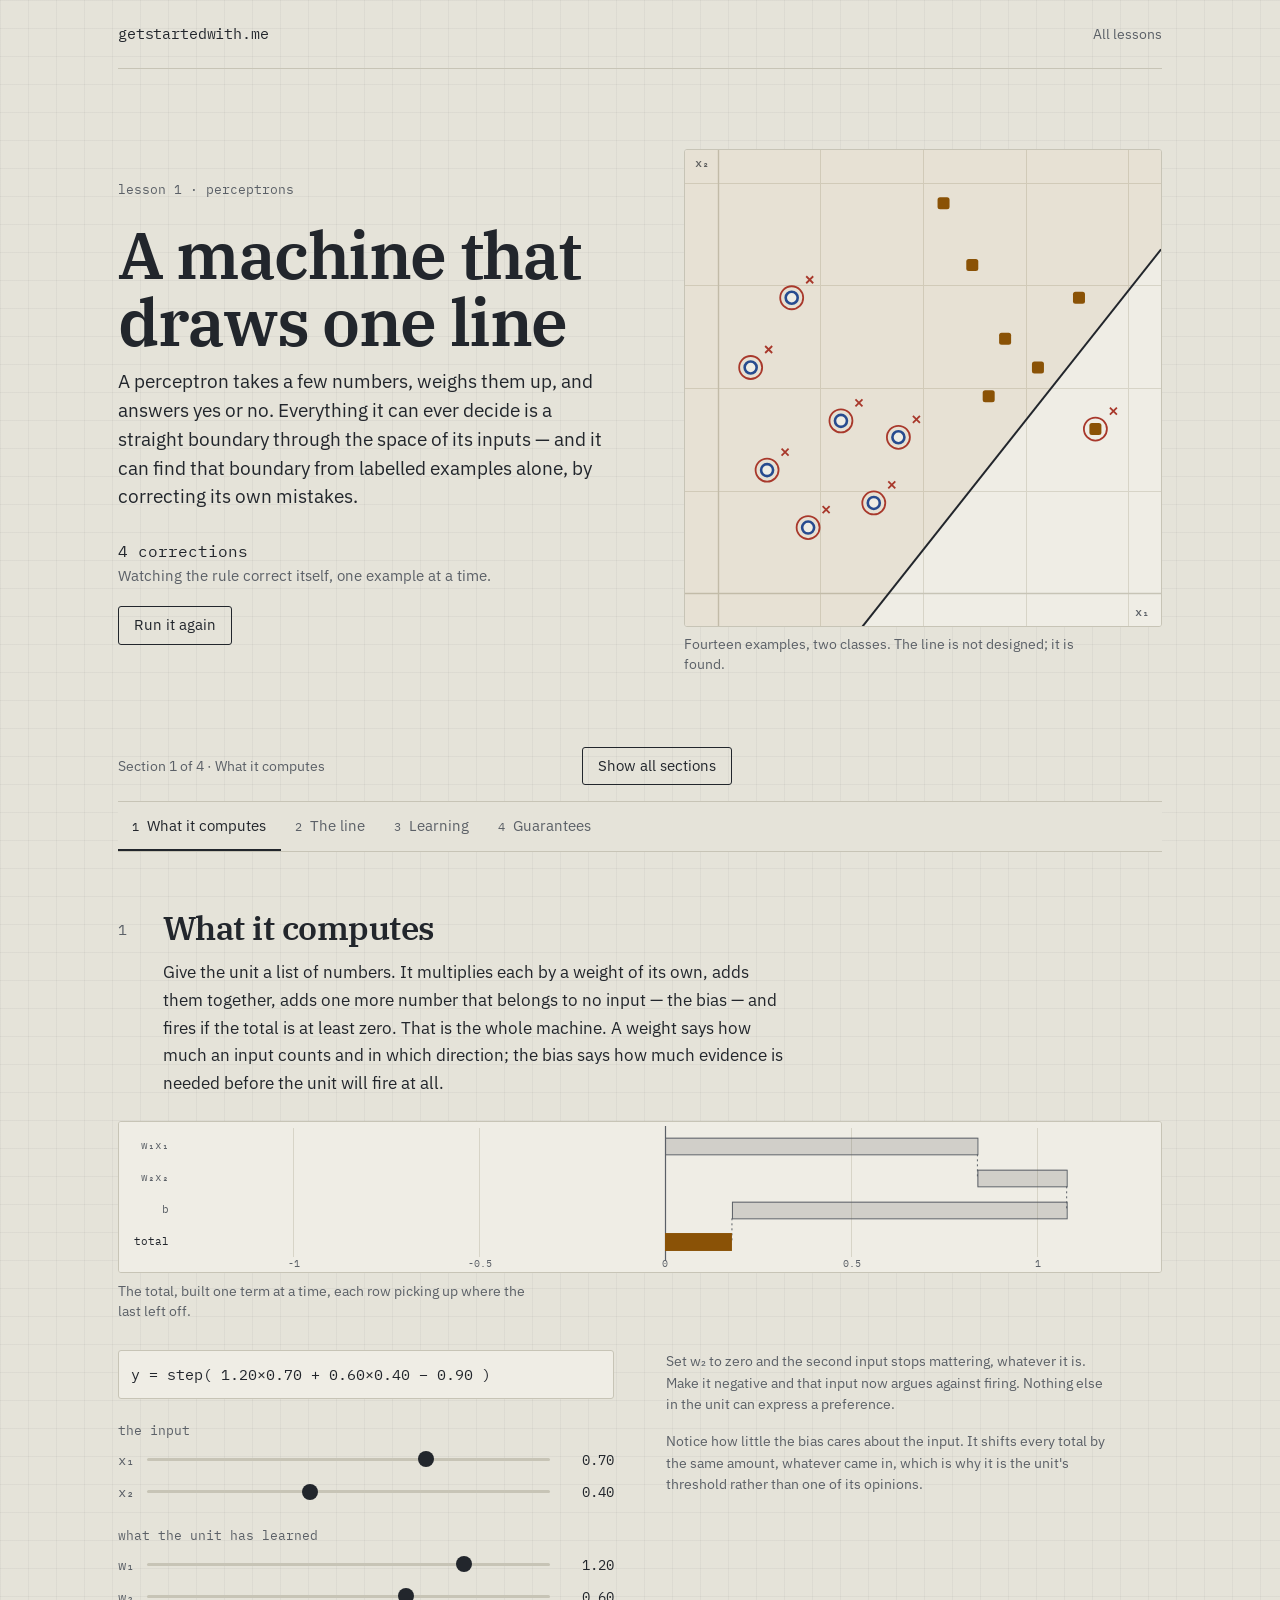
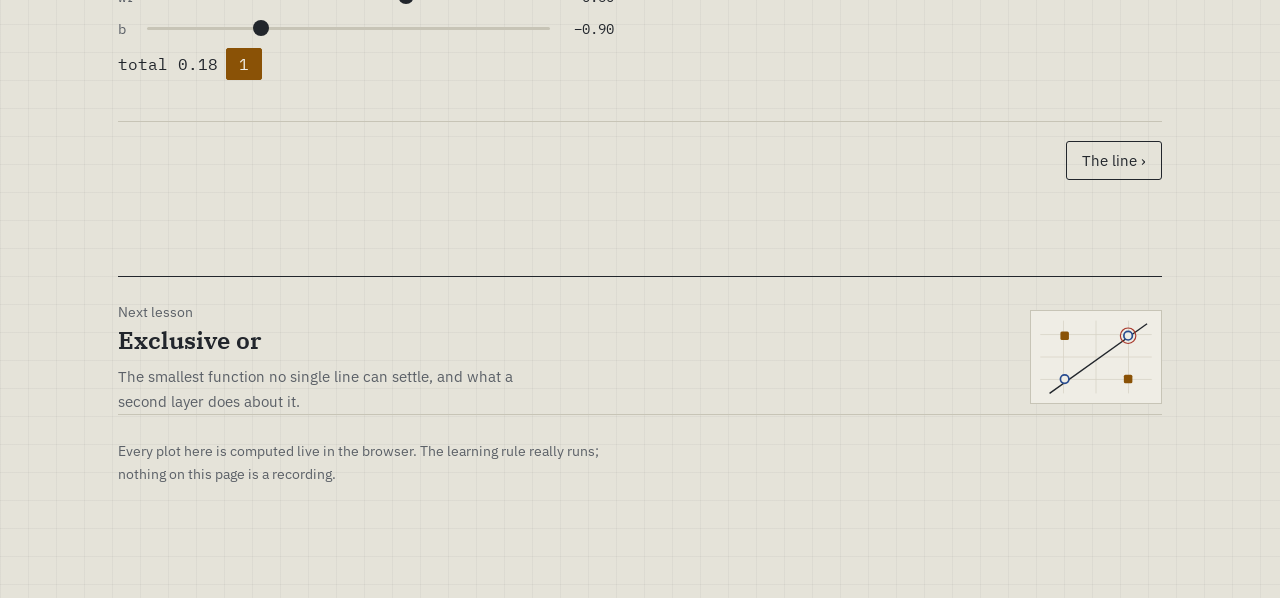
<file: perceptron.html>
<!DOCTYPE html>
<html lang="en">
<head>
<meta charset="utf-8">
<meta name="viewport" content="width=device-width, initial-scale=1">
<title>Perceptrons — getstartedwith.me</title>
<meta name="description" content="What a single artificial neuron computes, why its boundary is always a straight line, and how it finds that line from examples. A short interactive lesson.">
<link rel="preconnect" href="https://fonts.googleapis.com">
<link rel="preconnect" href="https://fonts.gstatic.com" crossorigin>
<link href="https://fonts.googleapis.com/css2?family=IBM+Plex+Mono:wght@400;500&family=IBM+Plex+Sans:wght@400;500;600&family=IBM+Plex+Serif:wght@600&display=swap" rel="stylesheet">
<link rel="stylesheet" href="../assets/site.css">
<style>
.grouped{margin:0 0 .4rem;font-family:var(--mono);font-size:.82rem;color:var(--ink-2)}
.lamp{display:inline-grid;place-items:center;min-width:2.2em;padding:.1rem .45rem;margin-left:.5rem;
  font-family:var(--mono);border:1px solid var(--rule);border-radius:2px;background:var(--field)}
.lamp.on{background:var(--on);border-color:var(--on);color:var(--field)}
</style>
</head>
<body>
<main>

<div class="topbar">
  <a class="wordmark" href="../index.html">getstartedwith.me</a>
  <a class="away" href="../index.html">All lessons</a>
</div>

<header class="hero">
  <div class="hero-grid">
    <div class="hero-text">
    <div class="hero-intro">
      <p class="kicker">lesson 1 · perceptrons</p>
      <h1>A machine that draws one line</h1>
      <p class="lede">A perceptron takes a few numbers, weighs them up, and answers yes or no. Everything it can ever decide is a straight boundary through the space of its inputs — and it can find that boundary from labelled examples alone, by correcting its own mistakes.</p>
    </div>
    <div class="hero-meta">
      <p class="readout" id="hero-read">learning</p>
      <p class="msg" id="hero-msg">Watching the rule correct itself, one example at a time.</p>
      <div class="row"><button class="btn" id="hero-again" type="button">Run it again</button></div>
    </div>
    </div>
    <figure class="hero-fig">
      <div class="window"><canvas id="hero-plot" role="img"
        aria-label="Fourteen labelled points in two classes, with a boundary line moving into place as the learning rule corrects its mistakes."></canvas></div>
      <figcaption>Fourteen examples, two classes. The line is not designed; it is found.</figcaption>
    </figure>
  </div>
</header>

<div id="rail-top"></div>
<div class="rail" id="rail" role="tablist" aria-label="Sections"></div>

<section id="compute" class="panel" role="tabpanel" aria-labelledby="tab-compute">
  <div class="sec-head">
    <div class="sec-num">1</div>
    <div>
      <h2>What it computes</h2>
      <p>Give the unit a list of numbers. It multiplies each by a weight of its own, adds them together, adds one more number that belongs to no input — the bias — and fires if the total is at least zero. That is the whole machine. A weight says how much an input counts and in which direction; the bias says how much evidence is needed before the unit will fire at all.</p>
    </div>
  </div>

  <figure style="margin-bottom:1.8rem">
    <div class="window"><canvas id="bar" class="bar" role="img"
      aria-label="A running total: each weighted input is added in turn, then the bias, and the result is compared with zero."></canvas></div>
    <figcaption>The total, built one term at a time, each row picking up where the last left off.</figcaption>
  </figure>

  <div class="split">
    <div class="stack">
      <p class="formula" id="c-formula">y = step(w·x + b)</p>

      <div>
        <p class="grouped">the input</p>
        <div class="ctl">
          <label for="cx1">x₁</label><input id="cx1" type="range" min="0" max="1" step="0.05" value="0.7"><output id="cx1o">0.70</output>
          <label for="cx2">x₂</label><input id="cx2" type="range" min="0" max="1" step="0.05" value="0.4"><output id="cx2o">0.40</output>
        </div>
      </div>

      <div>
        <p class="grouped">what the unit has learned</p>
        <div class="ctl">
          <label for="cw1">w₁</label><input id="cw1" type="range" min="-2" max="2" step="0.05" value="1.2"><output id="cw1o">1.20</output>
          <label for="cw2">w₂</label><input id="cw2" type="range" min="-2" max="2" step="0.05" value="0.6"><output id="cw2o">0.60</output>
          <label for="cb">b</label><input id="cb" type="range" min="-2" max="2" step="0.05" value="-0.9"><output id="cbo">−0.90</output>
        </div>
      </div>

      <p class="readout" id="c-out">total 0.30<span class="lamp on">1</span></p>
    </div>

    <div>
      <p class="note">Set w₂ to zero and the second input stops mattering, whatever it is. Make it negative and that input now argues against firing. Nothing else in the unit can express a preference.</p>
      <p class="note">Notice how little the bias cares about the input. It shifts every total by the same amount, whatever came in, which is why it is the unit's threshold rather than one of its opinions.</p>
    </div>
  </div>
</section>

<section id="boundary" class="panel" role="tabpanel" aria-labelledby="tab-boundary">
  <div class="sec-head">
    <div class="sec-num">2</div>
    <div>
      <h2>Where the line comes from</h2>
      <p>Plot every possible input as a point. The inputs where the total comes to exactly zero form a straight line, and that line is the unit's decision: fire on one side, stay quiet on the other. The two weights are a direction — the arrow below points square across the line, toward the firing side — and the bias slides the line along that direction without turning it.</p>
    </div>
  </div>

  <div class="split wide-left">
    <figure>
      <div class="window"><canvas id="b-plot" role="img"
        aria-label="The decision line with the weight vector drawn perpendicular to it, and a draggable test point."></canvas></div>
      <figcaption>Drag the ringed point. Its total changes sign exactly as it crosses the line.</figcaption>
    </figure>

    <div class="stack">
      <div class="ctl">
        <label for="bw1">w₁</label><input id="bw1" type="range" min="-2" max="2" step="0.05" value="1"><output id="bw1o">1.00</output>
        <label for="bw2">w₂</label><input id="bw2" type="range" min="-2" max="2" step="0.05" value="0.8"><output id="bw2o">0.80</output>
        <label for="bb2">b</label><input id="bb2" type="range" min="-2" max="2" step="0.05" value="-0.85"><output id="bb2o">−0.85</output>
      </div>
      <p class="formula" id="b-formula">at (0.35, 0.65): w·x + b = 0.02</p>
      <p class="note">Multiply all three numbers by ten and the line does not budge — the same points satisfy the same equation. Only the totals grow. The unit's answer depends on the sign of the total, never on its size, which is exactly why the step at zero throws away information a later lesson will want back.</p>
    </div>
  </div>
</section>

<section id="learning" class="panel" role="tabpanel" aria-labelledby="tab-learning">
  <div class="sec-head">
    <div class="sec-num">3</div>
    <div>
      <h2>Finding the line from examples</h2>
      <p>Nobody sets the weights by hand. Show the unit a labelled example; if it answers correctly, change nothing. If it answers 0 when the answer was 1, add that example's coordinates to the weights, which tips the line toward it. If it answers 1 when the answer was 0, subtract them. Repeat through the examples until a whole pass goes by without a mistake.</p>
    </div>
  </div>

  <div class="split wide-left">
    <figure>
      <div class="window"><canvas id="learn-plot" role="img"
        aria-label="A scatter of labelled points you can add to, with the boundary moving as the learning rule runs."></canvas></div>
      <figcaption id="learn-cap">Click the plot to add an example of the selected class.</figcaption>
    </figure>

    <div class="stack">
      <div>
        <h3>Clicking the plot adds</h3>
        <div class="segmented" id="learn-class" role="group" aria-label="Class to add">
          <button type="button" data-cls="0" aria-pressed="true">a 0</button>
          <button type="button" data-cls="1" aria-pressed="false">a 1</button>
        </div>
      </div>

      <div class="row">
        <button class="btn" id="learn-run" type="button">Start training</button>
        <button class="btn" id="learn-step" type="button">One update</button>
        <button class="btn" id="learn-reset" type="button">Reset weights</button>
      </div>
      <div class="row">
        <button class="btn" id="learn-sep" type="button">Load a separable set</button>
        <button class="btn" id="learn-mix" type="button">Load an overlapping set</button>
        <button class="btn" id="learn-clear" type="button">Clear</button>
      </div>

      <p class="readout" id="learn-stats">0 passes, 0 corrections. 7 zeros and 7 ones.</p>
      <p class="formula" id="learn-formula">y = step( 1.00·x₁ − 0.30·x₂ − 0.80 )</p>

      <figure>
        <div class="window"><canvas id="learn-trace" class="trace" role="img"
          aria-label="Chart of how many examples were misclassified on each pass through the data."></canvas></div>
        <figcaption>Mistakes on each pass through the examples.</figcaption>
      </figure>

      <p class="msg" id="learn-msg"></p>
    </div>
  </div>
</section>

<section id="limits" class="panel" role="tabpanel" aria-labelledby="tab-limits">
  <div class="sec-head">
    <div class="sec-num">4</div>
    <div>
      <h2>What the rule guarantees, and what it doesn't</h2>
      <p>If some line separates the two classes, this rule is guaranteed to find one, in a finite number of corrections. The count depends on how much room there is between the classes: a wide gap is found quickly, a narrow one slowly. Rosenblatt proved the convergence; Novikoff's 1962 bound made the dependence on that gap precise.</p>
    </div>
  </div>

  <div class="split">
    <div>
      <p>What the rule does not do is tell you which situation you are in. Run it on classes that no line can separate and it behaves exactly the same way: correcting, overshooting, correcting back, forever. There is no signal in the procedure that distinguishes not yet from never. That gap between a model that cannot express something and an optimizer that keeps trying is worth holding onto; it recurs at every scale of this subject.</p>
      <p>The other thing to keep separate is the unit from the machine. What we have been operating is one threshold unit. Rosenblatt's perceptron was a larger arrangement: a grid of input cells, a middle bank of feature detectors wired to them at random and never adjusted, and a final layer of threshold units whose weights were the only things that learned.</p>
      <p>That distinction is what the next lesson turns on. A single unit reaches its limit at a function small enough to draw on the back of an envelope.</p>
    </div>

    <div>
      <figure>
        <svg viewBox="0 0 300 176" width="100%" role="img"
          aria-label="Schematic of the Mark I Perceptron: a grid of photocells feeding association units, which feed response units.">
          <g fill="#EFEDE5" stroke="#C7C4B6" stroke-width="1">
            <rect x="14" y="42" width="13" height="13"/><rect x="29" y="42" width="13" height="13"/>
            <rect x="44" y="42" width="13" height="13"/><rect x="59" y="42" width="13" height="13"/>
            <rect x="14" y="57" width="13" height="13"/><rect x="29" y="57" width="13" height="13"/>
            <rect x="44" y="57" width="13" height="13"/><rect x="59" y="57" width="13" height="13"/>
            <rect x="14" y="72" width="13" height="13"/><rect x="29" y="72" width="13" height="13"/>
            <rect x="44" y="72" width="13" height="13"/><rect x="59" y="72" width="13" height="13"/>
            <rect x="14" y="87" width="13" height="13"/><rect x="29" y="87" width="13" height="13"/>
            <rect x="44" y="87" width="13" height="13"/><rect x="59" y="87" width="13" height="13"/>
          </g>
          <g stroke="#C7C4B6" stroke-width="1">
            <path d="M74 55L150 45M74 70L150 45M74 85L150 78M74 55L150 78M74 92L150 111M74 70L150 111"/>
          </g>
          <g stroke="#22262C" stroke-width="1.3">
            <path d="M164 45L242 62M164 78L242 62M164 111L242 62M164 45L242 95M164 78L242 95M164 111L242 95"/>
          </g>
          <g fill="#EFEDE5" stroke="#5B6067" stroke-width="1.4">
            <circle cx="157" cy="45" r="8"/><circle cx="157" cy="78" r="8"/><circle cx="157" cy="111" r="8"/>
          </g>
          <g fill="#EFEDE5" stroke="#22262C" stroke-width="1.6">
            <circle cx="250" cy="62" r="9"/><circle cx="250" cy="95" r="9"/>
          </g>
          <g font-family="IBM Plex Mono, monospace" font-size="10" fill="#5B6067">
            <text x="43" y="30" text-anchor="middle">400 cells</text>
            <text x="157" y="24" text-anchor="middle">512 detectors</text>
            <text x="252" y="34" text-anchor="middle">8 outputs</text>
            <text x="43" y="118" text-anchor="middle">retina</text>
            <text x="119" y="140" text-anchor="middle" fill="#C7C4B6">fixed, random</text>
            <text x="215" y="140" text-anchor="middle" fill="#22262C">learned</text>
          </g>
        </svg>
        <figcaption>The Mark I Perceptron, built at the Cornell Aeronautical Laboratory and demonstrated publicly in June 1960. Its weights were potentiometers, turned by small electric motors as it learned. Only the last bank of connections was adjustable.</figcaption>
      </figure>
      <p class="cite">Warren McCulloch and Walter Pitts, &ldquo;A Logical Calculus of the Ideas Immanent in Nervous Activity&rdquo; (1943), gave the threshold unit. Frank Rosenblatt, &ldquo;The Perceptron: A Probabilistic Model for Information Storage and Organization in the Brain,&rdquo; <em>Psychological Review</em> 65 (1958), added the learning rule.</p>
    </div>
  </div>
</section>

<a class="nextup" href="xor.html">
  <div>
    <p class="lab">Next lesson</p>
    <span class="ttl">Exclusive or</span>
    <p class="say">The smallest function no single line can settle, and what a second layer does about it.</p>
  </div>
  <svg viewBox="0 0 168 118" aria-hidden="true">
    <g stroke="#D7D4C7" stroke-width="1">
      <path d="M42 12V106M84 12V106M126 12V106M12 30H156M12 59H156M12 88H156"/>
    </g>
    <line x1="24" y1="106" x2="150" y2="16" stroke="#22262C" stroke-width="1.8"/>
    <rect x="38" y="26" width="11" height="11" rx="2" fill="#8A5206"/>
    <rect x="120" y="82" width="11" height="11" rx="2" fill="#8A5206"/>
    <circle cx="43.5" cy="87.5" r="5.5" fill="#EFEDE5" stroke="#274B8F" stroke-width="2.2"/>
    <circle cx="125.5" cy="31.5" r="5.5" fill="#EFEDE5" stroke="#274B8F" stroke-width="2.2"/>
    <circle cx="125.5" cy="31.5" r="10" fill="none" stroke="#A8382B" stroke-width="1.5"/>
  </svg>
</a>

<footer>
  <p>Every plot here is computed live in the browser. The learning rule really runs; nothing on this page is a recording.</p>
</footer>

</main>
<script src="../assets/lesson.js"></script>
<script>
"use strict";

/* A separable set, and the same points with two labels swapped so that no line works. */
const SET_SEP = [
  [0.12,0.30,0], [0.22,0.16,0], [0.30,0.42,0], [0.08,0.55,0],
  [0.38,0.22,0], [0.18,0.72,0], [0.44,0.38,0],
  [0.62,0.80,1], [0.78,0.55,1], [0.88,0.72,1], [0.70,0.62,1],
  [0.55,0.95,1], [0.92,0.40,1], [0.66,0.48,1]
];
const SET_MIX = SET_SEP.map((d,i) => (i === 0 || i === 9) ? [d[0], d[1], 1-d[2]] : d.slice());
const VIEW = [-0.08,1.08,-0.08,1.08];

/* ============================ hero ============================ */

(function hero(){
  const p = Plot(document.getElementById("hero-plot"), VIEW);
  const read = document.getElementById("hero-read");
  const msg  = document.getElementById("hero-msg");
  const again = document.getElementById("hero-again");
  const LR = 0.25;
  let w, b, i, updates, errs, done, timer = null, token = 0;

  function reset(){
    w = [-0.9, 0.35]; b = 0.25;
    i = 0; updates = 0; errs = 0; done = false;
  }

  /* run forward to the next correction, so every frame shows the line move */
  function toNextChange(){
    const was = updates;
    let guard = 0;
    while(!done && updates === was && guard++ < 400) update();
  }

  function update(){
    const d = SET_SEP[i], y = step(w[0]*d[0] + w[1]*d[1] + b);
    if(y !== d[2]){
      const e = d[2] - y;
      w[0] += LR*e*d[0]; w[1] += LR*e*d[1]; b += LR*e;
      updates++; errs++;
    }
    i++;
    if(i === SET_SEP.length){
      i = 0;
      if(errs === 0) done = true;
      errs = 0;
    }
  }

  function draw(){
    field(p, "x\u2081", "x\u2082");
    drawBoundary(p, w[0], w[1], b);
    SET_SEP.forEach(d => {
      const ok = step(w[0]*d[0] + w[1]*d[1] + b) === d[2];
      drawPoint(p, d[0], d[1], d[2], !ok, null, 6);
    });
  }

  function finish(){
    read.textContent = plural(updates,"correction");
    msg.textContent = "Settled. A whole pass with no mistakes means the line has stopped moving for good.";
    msg.classList.add("hit");
  }

  function run(){
    reset();
    read.textContent = "learning";
    msg.textContent = "Watching the rule correct itself, one example at a time.";
    msg.classList.remove("hit");
    if(REDUCE){
      let guard = 0;
      while(!done && guard++ < 4000) update();
      draw(); finish(); return;
    }
    const mine = ++token;
    let last = -1;
    clearTimeout(timer);
    requestAnimationFrame(function tick(ts){
      if(mine !== token) return;
      if(last < 0) last = ts;
      if(ts - last > 190){
        last = ts;
        toNextChange();
        read.textContent = plural(updates,"correction");
        draw();
        if(done){ finish(); return; }
      }
      requestAnimationFrame(tick);
    });
  }

  again.addEventListener("click", run);
  redraws.push(draw);
  reset(); draw();
  timer = setTimeout(run, 500);
})();

/* ============================ 1. what it computes ============================ */

(function compute(){
  const cv = document.getElementById("bar");
  const p  = Plot(cv, [0,1,0,1]);
  const el = id => document.getElementById(id);
  const sl = { x1:el("cx1"), x2:el("cx2"), w1:el("cw1"), w2:el("cw2"), b:el("cb") };
  const ou = { x1:el("cx1o"), x2:el("cx2o"), w1:el("cw1o"), w2:el("cw2o"), b:el("cbo") };
  const out = el("c-out"), formula = el("c-formula");

  function render(){
    const v = {};
    Object.keys(sl).forEach(k => { v[k] = parseFloat(sl[k].value); ou[k].textContent = num(v[k]); });
    const terms = [
      { lab:"w\u2081x\u2081", val: v.w1 * v.x1 },
      { lab:"w\u2082x\u2082", val: v.w2 * v.x2 },
      { lab:"b",              val: v.b }
    ];
    const z = terms[0].val + terms[1].val + terms[2].val;
    const fires = z >= 0;

    formula.textContent = "y = step( " + num(v.w1) + "\u00d7" + num(v.x1) + " + " +
      num(v.w2) + "\u00d7" + num(v.x2) + " " + signed(v.b) + " )";
    out.innerHTML = "total " + num(z) +
      '<span class="lamp' + (fires ? " on" : "") + '">' + (fires ? 1 : 0) + "</span>";

    /* waterfall: each term added to the running total, then the total against zero */
    const g = p.ctx, W = p.w, H = p.h;
    g.clearRect(0,0,W,H);
    g.fillStyle = C.field; g.fillRect(0,0,W,H);

    const cum = [0, terms[0].val, terms[0].val + terms[1].val, z];
    const reach = Math.max.apply(null, cum.map(Math.abs));
    const half = Math.max(1.2, reach*1.2);
    const gut = 50, pad = 14, x0 = gut + pad, wid = W - x0 - pad;
    const mid = x0 + wid/2, sx = v => mid + (v/half)*(wid/2);
    const rows = 4, rh = (H - 22)/rows, top = 8;

    const tick = half > 2.6 ? 2 : (half > 1.3 ? 1 : 0.5);
    g.strokeStyle = C.grid; g.lineWidth = 1;
    g.font = '400 10px "IBM Plex Mono", monospace';
    g.textAlign = "center"; g.textBaseline = "bottom";
    for(let t = -Math.floor(half/tick)*tick; t <= half; t += tick){
      if(Math.abs(t) < 1e-9) continue;
      const x = Math.round(sx(t)) + .5;
      g.beginPath(); g.moveTo(x, top-2); g.lineTo(x, H-15); g.stroke();
      g.fillStyle = C.ink2; g.fillText(String(t), x, H-3);
    }
    g.strokeStyle = C.ink2; g.lineWidth = 1.2;
    g.beginPath(); g.moveTo(Math.round(sx(0))+.5, top-4); g.lineTo(Math.round(sx(0))+.5, H-11); g.stroke();
    g.fillStyle = C.ink2; g.fillText("0", sx(0), H-3);

    g.font = '400 11px "IBM Plex Mono", monospace';
    g.textBaseline = "middle";
    terms.forEach((t,k) => {
      const y = top + rh*k + rh/2;
      const a = sx(cum[k]), c = sx(cum[k+1]);
      g.fillStyle = "rgba(34,38,44,.15)";
      g.fillRect(Math.min(a,c), y - rh*0.26, Math.max(Math.abs(c-a), 1.5), rh*0.52);
      g.strokeStyle = C.ink2; g.lineWidth = 1;
      g.strokeRect(Math.min(a,c) + .5, y - rh*0.26 + .5, Math.max(Math.abs(c-a), 1.5), rh*0.52);
      /* carry the running total down to the next row */
      g.strokeStyle = C.ink2; g.setLineDash([2,3]);
      g.beginPath(); g.moveTo(c, y + rh*0.26); g.lineTo(c, y + rh); g.stroke();
      g.setLineDash([]);
      g.fillStyle = C.ink2; g.textAlign = "right";
      g.fillText(t.lab, gut, y);
    });

    const y = top + rh*3 + rh/2, a = sx(0), c = sx(z);
    g.fillStyle = fires ? C.on : C.off;
    g.fillRect(Math.min(a,c), y - rh*0.28, Math.max(Math.abs(c-a), 2), rh*0.56);
    g.fillStyle = C.ink; g.textAlign = "right";
    g.fillText("total", gut, y);
  }

  Object.keys(sl).forEach(k => sl[k].addEventListener("input", render));
  redraws.push(() => { p.fit(); render(); });
  render();
})();

/* ============================ 2. the boundary ============================ */

(function boundary(){
  const cv = document.getElementById("b-plot");
  const p  = Plot(cv, VIEW);
  const el = id => document.getElementById(id);
  const sl = { w1:el("bw1"), w2:el("bw2"), b:el("bb2") };
  const ou = { w1:el("bw1o"), w2:el("bw2o"), b:el("bb2o") };
  const formula = el("b-formula");
  let test = [0.35, 0.65], drag = false;

  function render(){
    const v = {};
    Object.keys(sl).forEach(k => { v[k] = parseFloat(sl[k].value); ou[k].textContent = num(v[k]); });
    field(p, "x\u2081", "x\u2082");
    drawBoundary(p, v.w1, v.w2, v.b);

    const n2 = v.w1*v.w1 + v.w2*v.w2;
    if(n2 > 1e-6){
      const fx = -v.b*v.w1/n2, fy = -v.b*v.w2/n2;      /* foot of the perpendicular */
      const len = 0.42 / Math.sqrt(n2);
      drawArrow(p, fx, fy, fx + v.w1*len, fy + v.w2*len, C.ink);
      const g = p.ctx;
      g.fillStyle = C.ink2;
      g.font = '400 11px "IBM Plex Mono", monospace';
      g.textAlign = "left"; g.textBaseline = "middle";
      g.fillText("w", p.X(fx + v.w1*len) + 7, p.Y(fy + v.w2*len));
    }

    const z = v.w1*test[0] + v.w2*test[1] + v.b;
    drawPoint(p, test[0], test[1], z >= 0 ? 1 : 0, false, null, 8);
    const g = p.ctx;
    g.strokeStyle = C.ink; g.lineWidth = 1.2; g.setLineDash([3,3]);
    g.beginPath(); g.arc(p.X(test[0]), p.Y(test[1]), 14, 0, Math.PI*2); g.stroke();
    g.setLineDash([]);

    formula.textContent = "at (" + test[0].toFixed(2) + ", " + test[1].toFixed(2) + "):  w\u00b7x + b = " +
      num(z) + "   \u2192   " + (z >= 0 ? 1 : 0);
  }

  cv.addEventListener("pointerdown", e => {
    drag = true; cv.setPointerCapture(e.pointerId);
    test = pointerPos(p, e); render(); e.preventDefault();
  });
  cv.addEventListener("pointermove", e => {
    if(!drag) return;
    const q = pointerPos(p, e);
    test = [clamp(q[0], VIEW[0], VIEW[1]), clamp(q[1], VIEW[2], VIEW[3])];
    render();
  });
  ["pointerup","pointercancel"].forEach(ev => cv.addEventListener(ev, () => { drag = false; }));
  Object.keys(sl).forEach(k => sl[k].addEventListener("input", render));
  redraws.push(() => { p.fit(); render(); });
  render();
})();

/* ============================ 3. learning ============================ */

(function learn(){
  const cv = document.getElementById("learn-plot");
  const tc = document.getElementById("learn-trace");
  const p  = Plot(cv, VIEW);
  const tp = Plot(tc, [0,1,0,1]);
  const el = id => document.getElementById(id);
  const group = el("learn-class"), runBtn = el("learn-run");
  const stats = el("learn-stats"), formula = el("learn-formula"), msg = el("learn-msg");
  const LR = 0.25;

  let data = SET_SEP.map(d => d.slice());
  let cls = 0;
  const W0 = [1, -0.3], B0 = -0.8;
  let w = W0.slice(), b = B0, i = 0, passes = 0, updates = 0, errs = 0;
  let trace = [], running = false, done = false, last = 0, flash = -1;

  function resetWeights(){
    w = W0.slice(); b = B0; i = 0; passes = 0; updates = 0; errs = 0;
    trace = []; done = false; flash = -1;
    running = false; runBtn.textContent = "Start training";
    render();
  }

  function update(){
    if(done || !data.length) return;
    const d = data[i % data.length], t = d[2];
    const y = step(w[0]*d[0] + w[1]*d[1] + b);
    flash = i % data.length;
    if(y !== t){
      const e = t - y;
      w[0] += LR*e*d[0]; w[1] += LR*e*d[1]; b += LR*e;
      updates++; errs++;
    }
    i++;
    if(i % data.length === 0){
      passes++;
      trace.push(errs);
      if(trace.length > 44) trace.shift();
      if(errs === 0){
        done = true; running = false;
        runBtn.textContent = "Start training";
        msg.textContent = "Settled after " + plural(passes,"pass") + " and " + plural(updates,"correction") +
          ". Every example is now on the right side of the line.";
        msg.classList.add("hit");
      } else if(passes === 30){
        msg.textContent = "Thirty passes and the mistakes have not gone away. Nothing is broken \u2014 " +
          "when no line separates the classes, the rule has nothing to converge to and simply keeps correcting.";
        msg.classList.add("hit");
      }
      errs = 0;
      i = 0;
    }
    render();
  }

  function render(){
    field(p, "x\u2081", "x\u2082");
    if(!data.length){
      const g = p.ctx;
      g.fillStyle = C.ink2;
      g.font = '400 13px "IBM Plex Sans", sans-serif';
      g.textAlign = "center"; g.textBaseline = "middle";
      g.fillText("Click to place an example.", p.w/2, p.h/2);
    } else {
      drawBoundary(p, w[0], w[1], b);
      data.forEach((d,k) => {
        const ok = step(w[0]*d[0] + w[1]*d[1] + b) === d[2];
        drawPoint(p, d[0], d[1], d[2], !ok, null, 6);
        if(k === flash){
          const g = p.ctx;
          g.strokeStyle = C.ink; g.lineWidth = 1.3; g.setLineDash([3,3]);
          g.beginPath(); g.arc(p.X(d[0]), p.Y(d[1]), 13, 0, Math.PI*2); g.stroke();
          g.setLineDash([]);
        }
      });
    }
    const n0 = data.filter(d => d[2] === 0).length;
    stats.textContent = plural(passes,"pass") + ", " + plural(updates,"correction") + ". " +
      plural(n0,"zero") + " and " + plural(data.length - n0,"one") + ".";
    formula.textContent = "y = step( " + num(w[0]) + "\u00b7x\u2081 + " + num(w[1]) + "\u00b7x\u2082 " + signed(b) + " )";
    drawTrace();
  }

  function drawTrace(){
    const g = tp.ctx;
    g.clearRect(0,0,tp.w,tp.h);
    g.fillStyle = C.field; g.fillRect(0,0,tp.w,tp.h);
    const padL = 26, padB = 16, padT = 10;
    const h = tp.h - padB - padT, wid = tp.w - padL - 8;
    const top = Math.max(4, Math.max.apply(null, trace.concat([4])));
    g.strokeStyle = C.grid; g.lineWidth = 1;
    g.font = '400 10px "IBM Plex Mono", monospace';
    g.fillStyle = C.ink2; g.textAlign = "right"; g.textBaseline = "middle";
    for(let k = 0; k <= 2; k++){
      const v = Math.round(top*k/2);
      const y = Math.round(padT + h - h*v/top) + .5;
      g.beginPath(); g.moveTo(padL, y); g.lineTo(tp.w-8, y); g.stroke();
      g.fillText(String(v), padL-6, y);
    }
    if(!trace.length){
      g.textAlign = "left"; g.fillStyle = C.ink2;
      g.fillText("no passes yet", padL+6, padT + h/2);
      return;
    }
    const bw = Math.min(16, wid/Math.max(trace.length,8));
    trace.forEach((v,k) => {
      const bh = h*v/top;
      g.fillStyle = v === 0 ? C.off : C.alert;
      g.fillRect(padL + k*bw + 1, padT + h - bh, Math.max(bw-2,2), Math.max(bh,1.5));
    });
    g.fillStyle = C.ink2; g.textAlign = "left"; g.textBaseline = "top";
    g.fillText("pass " + Math.max(passes,1), padL, padT + h + 3);
  }

  function tick(ts){
    if(!running) return;
    if(ts - last > 70){ last = ts; update(); }
    requestAnimationFrame(tick);
  }

  cv.addEventListener("pointerdown", e => {
    const q = pointerPos(p, e);
    if(q[0] < VIEW[0] || q[0] > VIEW[1] || q[1] < VIEW[2] || q[1] > VIEW[3]) return;
    data.push([q[0], q[1], cls]);
    running = false; runBtn.textContent = "Start training";
    done = false; passes = 0; i = 0; errs = 0; trace = []; flash = -1;
    msg.textContent = ""; msg.classList.remove("hit");
    render();
  });

  group.addEventListener("click", e => {
    const btn = e.target.closest("button");
    if(!btn) return;
    cls = parseInt(btn.dataset.cls, 10);
    Array.prototype.forEach.call(group.querySelectorAll("button"), x =>
      x.setAttribute("aria-pressed", String(parseInt(x.dataset.cls,10) === cls)));
  });

  runBtn.addEventListener("click", () => {
    if(!data.length) return;
    if(done) resetWeights();
    running = !running;
    runBtn.textContent = running ? "Pause" : "Start training";
    if(running){ last = 0; requestAnimationFrame(tick); }
  });
  el("learn-step").addEventListener("click", () => {
    running = false; runBtn.textContent = "Start training";
    if(done) resetWeights();
    update();
  });
  el("learn-reset").addEventListener("click", () => {
    resetWeights(); msg.textContent = ""; msg.classList.remove("hit");
  });
  function load(set, note){
    data = set.map(d => d.slice());
    resetWeights();
    msg.textContent = note; msg.classList.remove("hit");
  }
  el("learn-sep").addEventListener("click", () =>
    load(SET_SEP, "A gap exists between these two classes, so the rule will find a line and stop."));
  el("learn-mix").addEventListener("click", () =>
    load(SET_MIX, "The same points, with one label swapped in each cluster. Now no line separates them. Start training and watch what the rule does about it."));
  el("learn-clear").addEventListener("click", () => {
    data = []; resetWeights();
    msg.textContent = "Empty. Choose a class and click the plot to place examples.";
    msg.classList.remove("hit");
  });

  document.addEventListener("panelshow", e => {
    if(e.detail !== "learning" && running){ running = false; runBtn.textContent = "Start training"; }
  });

  redraws.push(() => { p.fit(); tp.fit(); render(); });
  msg.textContent = "A gap exists between these two classes, so the rule will find a line and stop.";
  render();
})();

initPanels([
  ["compute","What it computes"], ["boundary","The line"],
  ["learning","Learning"], ["limits","Guarantees"]
]);
</script>
</body>
</html>
</file>
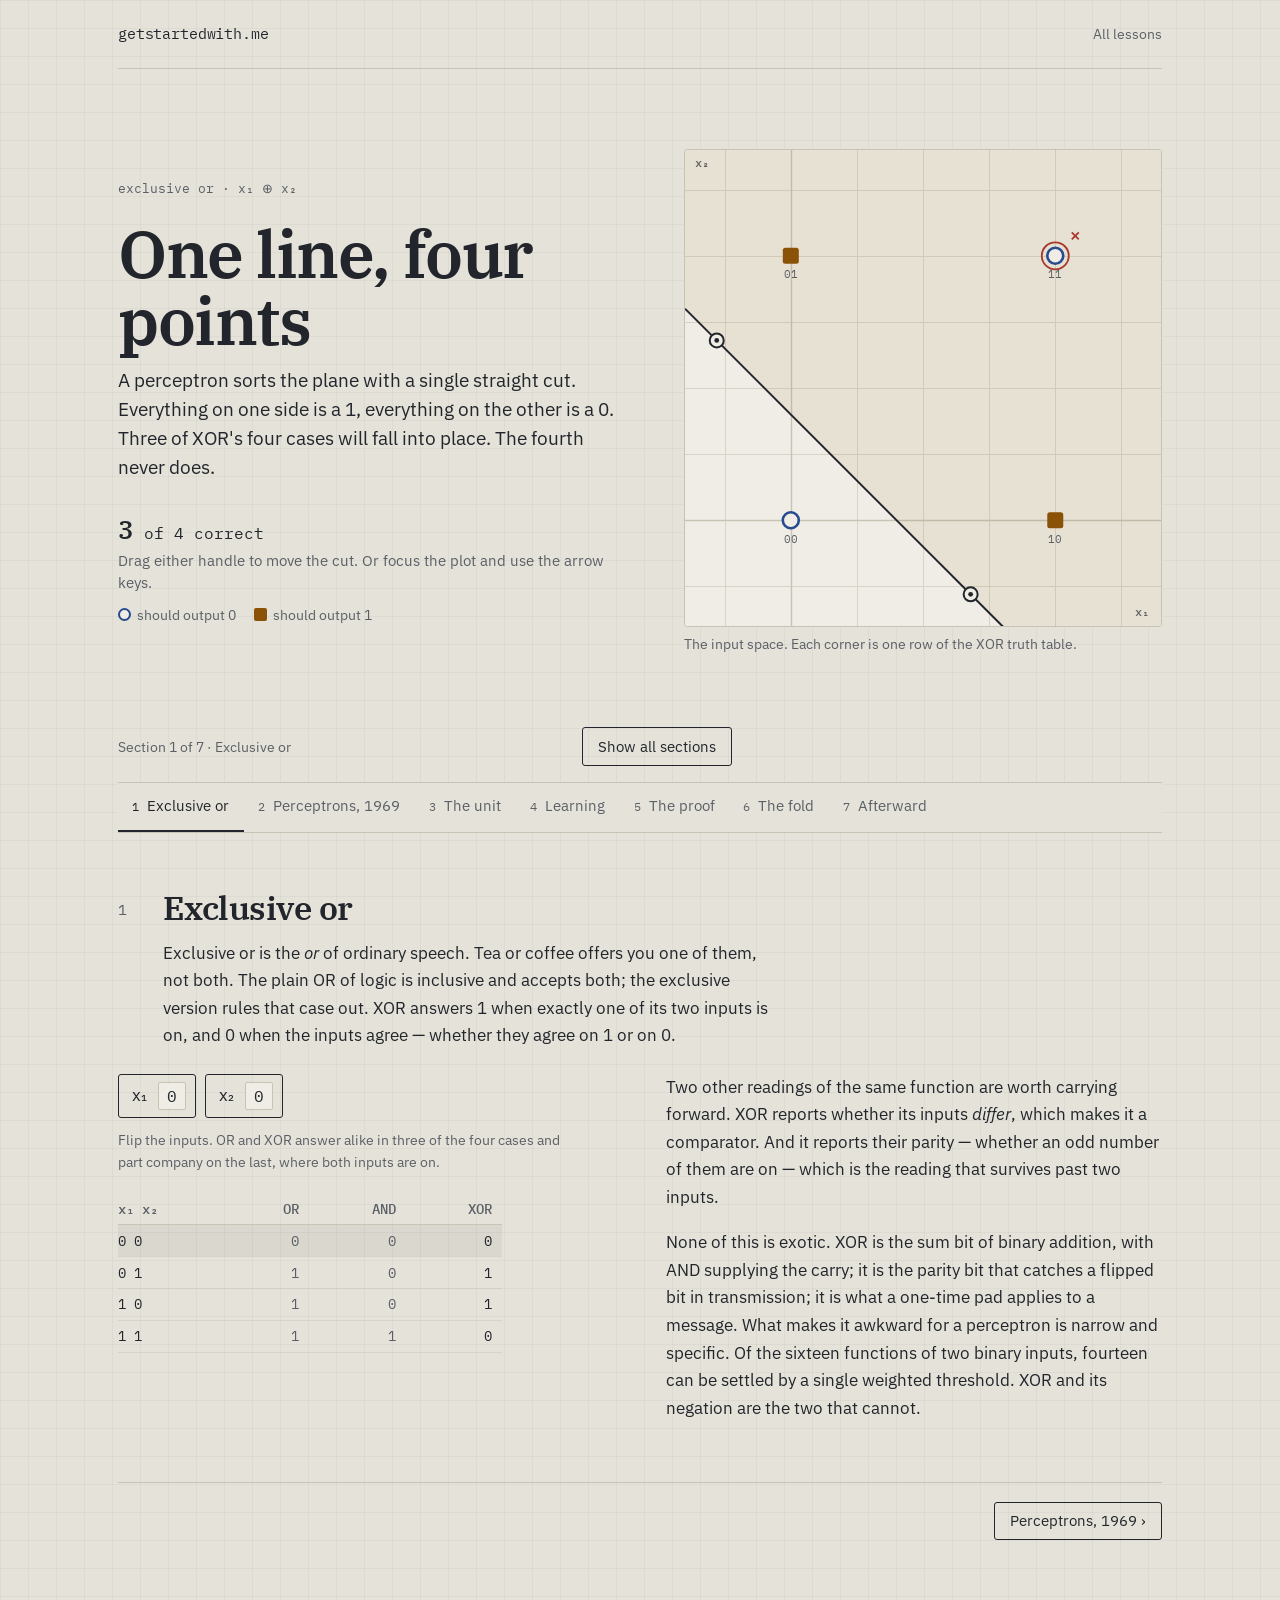
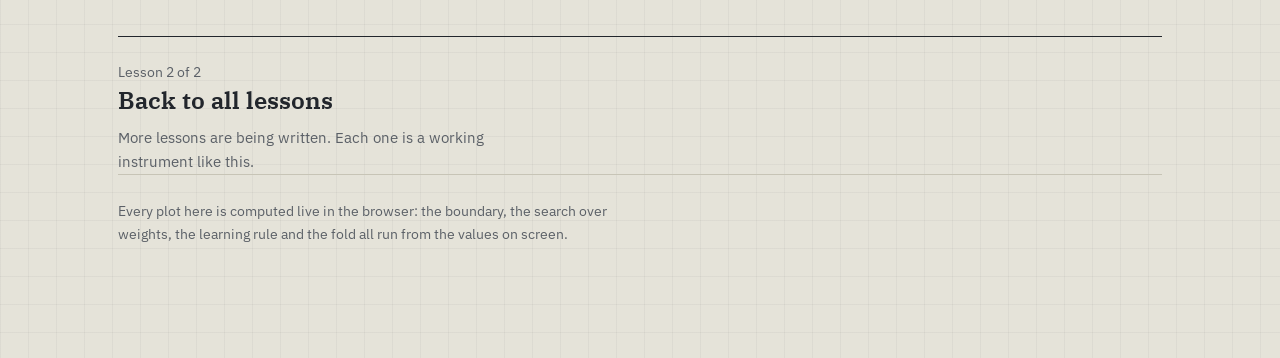
<file: xor.html>
<!DOCTYPE html>
<html lang="en">
<head>
<meta charset="utf-8">
<meta name="viewport" content="width=device-width, initial-scale=1">
<title>Exclusive or — getstartedwith.me</title>
<meta name="description" content="Why a single-layer perceptron cannot compute XOR, and what a hidden layer changes. A short interactive lesson.">
<link rel="preconnect" href="https://fonts.googleapis.com">
<link rel="preconnect" href="https://fonts.gstatic.com" crossorigin>
<link href="https://fonts.googleapis.com/css2?family=IBM+Plex+Mono:wght@400;500&family=IBM+Plex+Sans:wght@400;500;600&family=IBM+Plex+Serif:wght@600&display=swap" rel="stylesheet">
<link rel="stylesheet" href="../assets/site.css">
<style>
#xor-table td:not(.hi):not(:first-child){color:var(--ink-2)}
#xor-table tr.live td{background:rgba(34,38,44,.06)}
</style>
</head>
<body>
<main>

<div class="topbar">
  <a class="wordmark" href="../index.html">getstartedwith.me</a>
  <a class="away" href="../index.html">All lessons</a>
</div>


<header class="hero">
  <div class="hero-grid">
    <div class="hero-text">
    <div class="hero-intro">
      <p class="kicker">exclusive or · x₁ ⊕ x₂</p>
      <h1>One line, four points</h1>
      <p class="lede">A perceptron sorts the plane with a single straight cut. Everything on one side is a 1, everything on the other is a 0. Three of XOR's four cases will fall into place. The fourth never does.</p>
    </div>
    <div class="hero-meta">
      <p class="readout"><b id="hero-score">3</b> of 4 correct</p>
      <p class="msg" id="hero-msg">Drag either handle to move the cut. Or focus the plot and use the arrow keys.</p>
      <div class="legend">
        <span><i class="swatch zero"></i>should output 0</span>
        <span><i class="swatch one"></i>should output 1</span>
      </div>
    </div>
    </div>
    <figure class="hero-fig">
      <div class="window">
        <canvas id="hero-plot" tabindex="0" role="img"
          aria-label="Interactive plot: the four XOR cases in the unit square with a draggable decision line. Arrow keys move the line; left and right rotate it."></canvas>
      </div>
      <figcaption>The input space. Each corner is one row of the XOR truth table.</figcaption>
    </figure>
  </div>
</header>

<div id="rail-top"></div>
<div class="rail" id="rail" role="tablist" aria-label="Sections"></div>

<section id="xor" class="panel" role="tabpanel" aria-labelledby="tab-xor">
  <div class="sec-head">
    <div class="sec-num">1</div>
    <div>
      <h2>Exclusive or</h2>
      <p>Exclusive or is the <em>or</em> of ordinary speech. Tea or coffee offers you one of them, not both. The plain OR of logic is inclusive and accepts both; the exclusive version rules that case out. XOR answers 1 when exactly one of its two inputs is on, and 0 when the inputs agree — whether they agree on 1 or on 0.</p>
    </div>
  </div>

  <div class="split">
    <div class="stack">
      <div id="board">
        <div class="switches">
          <button type="button" class="bit" data-bit="0" aria-pressed="false"><span>x₁</span><span class="bv">0</span></button>
          <button type="button" class="bit" data-bit="1" aria-pressed="false"><span>x₂</span><span class="bv">0</span></button>
        </div>
        <p class="note" style="margin:.7rem 0 0">Flip the inputs. OR and XOR answer alike in three of the four cases and part company on the last, where both inputs are on.</p>
      </div>

      <table id="xor-table">
        <thead><tr><th>x₁ x₂</th><th>OR</th><th>AND</th><th class="hi">XOR</th></tr></thead>
        <tbody>
          <tr data-row="0"><td>0 0</td><td>0</td><td>0</td><td class="hi">0</td></tr>
          <tr data-row="1"><td>0 1</td><td>1</td><td>0</td><td class="hi">1</td></tr>
          <tr data-row="2"><td>1 0</td><td>1</td><td>0</td><td class="hi">1</td></tr>
          <tr data-row="3"><td>1 1</td><td>1</td><td>1</td><td class="hi">0</td></tr>
        </tbody>
      </table>
    </div>

    <div>
      <p>Two other readings of the same function are worth carrying forward. XOR reports whether its inputs <em>differ</em>, which makes it a comparator. And it reports their parity — whether an odd number of them are on — which is the reading that survives past two inputs.</p>
      <p>None of this is exotic. XOR is the sum bit of binary addition, with AND supplying the carry; it is the parity bit that catches a flipped bit in transmission; it is what a one-time pad applies to a message. What makes it awkward for a perceptron is narrow and specific. Of the sixteen functions of two binary inputs, fourteen can be settled by a single weighted threshold. XOR and its negation are the two that cannot.</p>
    </div>
  </div>
</section>

<section id="brief" class="panel brief" role="tabpanel" aria-labelledby="tab-brief">
  <div class="sec-head">
    <div class="sec-num">2</div>
    <div>
      <h2>The problem, as Minsky and Papert posed it</h2>
      <p>A perceptron in their sense is not a single unit but a small machine: an array of input points, a layer of predicates that each see only some limited part of it, and one threshold unit that takes a weighted vote of what those predicates report. Their question was how much of the input a single predicate must see before that vote can come out right. They called that number the <em>order</em> of the function.</p>
      <p>AND, OR and majority have order 1 — one point apiece is enough. XOR does not, and it is the light case of a heavy result: parity, whether an odd number of inputs are on, has an order equal to the entire input. No quantity of local evidence, however it is weighted, settles it. XOR is the version you can draw.</p>
      <p class="cite">Marvin Minsky and Seymour Papert, <em>Perceptrons: An Introduction to Computational Geometry</em> (MIT Press, 1969; expanded edition 1988). The order results run through Part I; parity and connectedness, not XOR, are the book's real subjects.</p>
    </div>
  </div>
</section>

<section id="unit" class="panel" role="tabpanel" aria-labelledby="tab-unit">
  <div class="sec-head">
    <div class="sec-num">3</div>
    <div>
      <h2>What the unit actually does</h2>
      <p>A perceptron multiplies each input by a weight, adds a bias, and fires when the total clears zero. The weights tilt the boundary, the bias slides it — but the boundary is always a straight line, and that is the whole of what the unit can represent. Choose a target and try to place it.</p>
    </div>
  </div>

  <div class="split wide-left">
    <figure>
      <div class="window"><canvas id="unit-plot" role="img" aria-label="Decision boundary for the current weights, with the four cases marked correct or incorrect."></canvas></div>
      <figcaption id="unit-cap">Shaded region: inputs the unit answers 1.</figcaption>
    </figure>

    <div class="stack">
      <div>
        <h3>Target function</h3>
        <div class="segmented" id="unit-target" role="group" aria-label="Target function">
          <button type="button" data-fn="AND" aria-pressed="false">AND</button>
          <button type="button" data-fn="OR" aria-pressed="false">OR</button>
          <button type="button" data-fn="NAND" aria-pressed="false">NAND</button>
          <button type="button" data-fn="XOR" aria-pressed="true">XOR</button>
        </div>
      </div>

      <div>
        <p class="formula" id="unit-formula">y = step( 1.00·x₁ + 1.00·x₂ − 0.40 )</p>
        <div class="ctl">
          <label for="w1">w₁</label><input id="w1" type="range" min="-2" max="2" step="0.02" value="1"><output id="w1o">1.00</output>
          <label for="w2">w₂</label><input id="w2" type="range" min="-2" max="2" step="0.02" value="1"><output id="w2o">1.00</output>
          <label for="bb">b</label><input id="bb" type="range" min="-3" max="3" step="0.02" value="-0.4"><output id="bbo">−0.40</output>
        </div>
      </div>

      <table id="unit-table">
        <thead><tr><th>x₁ x₂</th><th>target</th><th>w·x + b</th><th>y</th><th></th></tr></thead>
        <tbody></tbody>
      </table>

      <div class="row">
        <button class="btn" id="unit-search" type="button">Search all weights</button>
        <span class="readout" id="unit-score">3 / 4</span>
      </div>
      <p class="msg" id="unit-msg"></p>
    </div>
  </div>
</section>

<section id="train" class="panel" role="tabpanel" aria-labelledby="tab-train">
  <div class="sec-head">
    <div class="sec-num">4</div>
    <div>
      <h2>Let it train itself</h2>
      <p>The perceptron learning rule repairs mistakes one case at a time: when the unit answers wrongly, push the weights a step toward the right answer. Rosenblatt proved this always terminates — as long as some separating line exists. Run it on a function that has one, then on the one that doesn't.</p>
    </div>
  </div>

  <div class="split wide-left">
    <figure>
      <div class="window"><canvas id="train-plot" role="img" aria-label="The decision boundary moving as the learning rule updates the weights."></canvas></div>
      <figcaption>The line as the rule moves it. A flashing ring marks the case being checked.</figcaption>
    </figure>

    <div class="stack">
      <div>
        <h3>Train on</h3>
        <div class="segmented" id="train-target" role="group" aria-label="Function to train on">
          <button type="button" data-fn="AND" aria-pressed="true">AND</button>
          <button type="button" data-fn="OR" aria-pressed="false">OR</button>
          <button type="button" data-fn="XOR" aria-pressed="false">XOR</button>
        </div>
      </div>

      <div class="row">
        <button class="btn" id="train-run" type="button">Start training</button>
        <button class="btn" id="train-step" type="button">One update</button>
        <button class="btn" id="train-reset" type="button">Reset weights</button>
      </div>

      <p class="readout" id="train-stats">0 passes, 0 weight updates</p>
      <p class="formula" id="train-formula">y = step( 0.00·x₁ + 0.00·x₂ + 0.00 )</p>

      <figure>
        <div class="window"><canvas id="train-trace" class="trace" role="img" aria-label="Chart of how many of the four cases were wrong on each pass through the data."></canvas></div>
        <figcaption>Mistakes on each pass through the four cases.</figcaption>
      </figure>

      <p class="msg" id="train-msg">AND is separable, so this settles quickly and stops.</p>
    </div>
  </div>
</section>

<section id="proof" class="panel" role="tabpanel" aria-labelledby="tab-proof">
  <div class="sec-head">
    <div class="sec-num">5</div>
    <div>
      <h2>The reason, in four lines</h2>
      <p>The failure isn't a matter of searching harder. Read each row of the XOR truth table as a demand on the weights and the four demands turn out to contradict each other.</p>
    </div>
  </div>

  <div class="split">
    <div class="stack">
      <ol class="proof" id="proof-list">
        <li class="on">b &lt; 0<span class="why">from x = (0,0), which must output 0</span></li>
        <li class="on">w₁ + b ≥ 0<span class="why">from x = (1,0), which must output 1</span></li>
        <li class="on">w₂ + b ≥ 0<span class="why">from x = (0,1), which must output 1</span></li>
        <li class="on">w₁ + w₂ + b &lt; 0<span class="why">from x = (1,1), which must output 0</span></li>
        <li id="p5">w₁ + w₂ + 2b ≥ 0<span class="why">add the second and third lines</span></li>
        <li id="p6">w₁ + w₂ + b ≥ −b &gt; 0<span class="why">move one b across; the first line says −b is positive</span></li>
        <li id="p7" class="punch">w₁ + w₂ + b is both positive and negative<span class="why">which no three numbers can arrange</span></li>
      </ol>
      <div class="row">
        <button class="btn" id="proof-next" type="button">Combine the lines</button>
        <button class="btn" id="proof-reset" type="button">Start over</button>
      </div>
      <p class="note">The same argument works for any threshold, any sign convention, any scaling of the weights. Nothing about the unit is under-powered; the demands are simply inconsistent.</p>
    </div>

    <figure>
      <svg viewBox="0 0 320 300" width="100%" role="img" aria-label="The unit square with its two diagonals drawn. The segment joining the two 1-corners crosses the segment joining the two 0-corners.">
        <g fill="none" stroke="#C7C4B6" stroke-width="1">
          <rect x="60" y="50" width="180" height="180"/>
        </g>
        <line x1="60" y1="230" x2="240" y2="50" stroke="#274B8F" stroke-width="2" stroke-dasharray="5 4"/>
        <line x1="60" y1="50" x2="240" y2="230" stroke="#8A5206" stroke-width="2"/>
        <circle cx="150" cy="140" r="4.5" fill="#A8382B"/>
        <circle cx="60" cy="230" r="7" fill="#EFEDE5" stroke="#274B8F" stroke-width="2.5"/>
        <circle cx="240" cy="50" r="7" fill="#EFEDE5" stroke="#274B8F" stroke-width="2.5"/>
        <rect x="53" y="43" width="14" height="14" fill="#8A5206" rx="2"/>
        <rect x="233" y="223" width="14" height="14" fill="#8A5206" rx="2"/>
        <g font-family="IBM Plex Mono, monospace" font-size="12" fill="#5B6067">
          <text x="46" y="252" text-anchor="middle">0,0</text>
          <text x="254" y="252" text-anchor="middle">1,0</text>
          <text x="46" y="36" text-anchor="middle">0,1</text>
          <text x="254" y="36" text-anchor="middle">1,1</text>
          <text x="141" y="128" fill="#A8382B" text-anchor="end" font-size="11">they cross here</text>
        </g>
      </svg>
      <figcaption>The two 1s sit at opposite corners; so do the two 0s. If a line kept both 1s on one side, it would keep the whole segment between them on that side — crossing point included. The same argument for the 0s puts that crossing point on the other side. One point, two sides.</figcaption>
    </figure>
  </div>
</section>

<section id="fold" class="panel" role="tabpanel" aria-labelledby="tab-fold">
  <div class="sec-head">
    <div class="sec-num">6</div>
    <div>
      <h2>Give it a place to bend</h2>
      <p>Put two units between the inputs and the output. Each one is still just a straight cut — nothing has become more expressive on its own. What changes is that their two outputs become the coordinates the last unit reads. Slide the control and watch where the four cases end up.</p>
    </div>
  </div>

  <div class="split wide-left">
    <figure>
      <div class="window"><canvas id="fold-plot" role="img" aria-label="The four cases moving from input space into the space of the two hidden unit outputs, where a separating line appears."></canvas></div>
      <figcaption id="fold-cap">Input space. Axes are x₁ and x₂.</figcaption>
    </figure>

    <div class="stack">
      <div class="ctl" style="grid-template-columns:auto 1fr auto">
        <label for="morph">fold</label>
        <input id="morph" type="range" min="0" max="100" step="1" value="0" aria-label="Morph from input space to hidden space">
        <output id="morpho">0%</output>
      </div>
      <div class="row">
        <button class="btn" id="fold-play" type="button">Fold the space</button>
      </div>

      <div>
        <h3>Hidden unit activation</h3>
        <div class="segmented" id="fold-act" role="group" aria-label="Hidden unit activation">
          <button type="button" data-act="step" aria-pressed="true">step</button>
          <button type="button" data-act="soft" aria-pressed="false">sigmoid</button>
          <button type="button" data-act="none" aria-pressed="false">none</button>
        </div>
      </div>

      <svg viewBox="0 0 300 150" width="100%" style="max-width:300px" role="img"
        aria-label="Network diagram: inputs x1 and x2 both feed hidden units h1 and h2, which feed the output unit y.">
        <g stroke="#5B6067" stroke-width="1.2">
          <line x1="42" y1="40" x2="128" y2="40"/><line x1="42" y1="40" x2="128" y2="110"/>
          <line x1="42" y1="110" x2="128" y2="40"/><line x1="42" y1="110" x2="128" y2="110"/>
          <line x1="172" y1="40" x2="248" y2="75"/><line x1="172" y1="110" x2="248" y2="75"/>
        </g>
        <g fill="#EFEDE5" stroke="#22262C" stroke-width="1.6">
          <circle cx="30" cy="40" r="15"/><circle cx="30" cy="110" r="15"/>
          <circle cx="150" cy="40" r="18"/><circle cx="150" cy="110" r="18"/>
          <circle cx="262" cy="75" r="15"/>
        </g>
        <g font-family="IBM Plex Mono, monospace" font-size="12" fill="#22262C" text-anchor="middle">
          <text x="30" y="44">x₁</text><text x="30" y="114">x₂</text>
          <text x="150" y="44">h₁</text><text x="150" y="114">h₂</text><text x="262" y="79">y</text>
        </g>
        <g font-family="IBM Plex Mono, monospace" font-size="10.5" fill="#5B6067" text-anchor="middle">
          <text x="150" y="16">fires at one or more</text>
          <text x="150" y="142">fires only at two</text>
        </g>
      </svg>

      <table id="fold-table">
        <thead><tr><th>x₁ x₂</th><th>h₁</th><th>h₂</th><th>y</th><th>XOR</th></tr></thead>
        <tbody></tbody>
      </table>

      <p class="formula" id="fold-formula">h₁ = step(x₁ + x₂ − 0.5)
h₂ = step(x₁ + x₂ − 1.5)</p>
      <p class="msg" id="fold-msg"></p>
    </div>
  </div>

  <div class="split" style="margin-top:2.2rem">
    <p class="note">Both hidden units read the same quantity: how many inputs are on. One of them fires at a count of one or more, the other only at two. Between them they turn a count into a two-bit code — 00, 10, 11 — and in that code the two awkward cases, (0,1) and (1,0), land in exactly the same place. Once they are the same point, no line has to separate them from each other.</p>
    <p class="note">Set the activation to <em>none</em> and the fold disappears. Two linear maps compose into one linear map, so the network collapses back to a single cut and the ceiling returns to three. The layer is not what bought the extra power. The bend inside it did.</p>
  </div>
</section>

<section id="close" class="panel" role="tabpanel" aria-labelledby="tab-close">
  <div class="sec-head">
    <div class="sec-num">7</div>
    <div>
      <h2>What the second layer changed</h2>
    </div>
  </div>
  <div class="split">
    <div>
      <p>A single-layer perceptron can ask only one question: which side of a line is this point on? Whatever cannot be split that way is outside what the architecture expresses, and no amount of training reaches it. The limit belongs to the model, not to the optimizer.</p>
      <p>A hidden layer with a nonlinearity between the layers lets the network re-plot its inputs before the final cut. Each hidden unit still contributes a straight boundary, but the region they carve out jointly can be a corner, a stripe, or an island. Enough hidden units and you can approximate any reasonable decision region to whatever tolerance you like.</p>
    </div>
    <div>
      <p>The book is more careful than its reputation. Minsky and Papert observed in passing that a universal computer could be assembled out of linear threshold units, so the power of layered machines was never the question. What they doubted, in a short section near the end, was that a learning theory as clean as the perceptron rule would extend to them — <q>our intuitive judgment that the extension is sterile</q>, a judgment they invited their readers to refute.</p>
      <p>The step function is part of the difficulty: its gradient is zero almost everywhere, so nothing tells a hidden unit which way to lean. Replacing it with a smooth function, as the sigmoid setting above does, restores that signal, and backpropagation (Rumelhart, Hinton and Williams, 1986) uses it to assign credit through the hidden layer. The two-unit XOR network is the smallest case where that machinery earns its keep.</p>
    </div>
  </div>
</section>

<a class="nextup" href="../index.html">
  <div>
    <p class="lab">Lesson 2 of 2</p>
    <span class="ttl">Back to all lessons</span>
    <p class="say">More lessons are being written. Each one is a working instrument like this.</p>
  </div>
</a>

<footer>
  <p>Every plot here is computed live in the browser: the boundary, the search over weights, the learning rule and the fold all run from the values on screen.</p>
</footer>

</main>
<script src="../assets/lesson.js"></script>
<script>
"use strict";

const PTS   = [[0,0],[0,1],[1,0],[1,1]];
const NAMES = ["00","01","10","11"];
const FN = { AND:[0,0,0,1], OR:[0,1,1,1], NAND:[1,1,1,0], XOR:[0,1,1,0] };

/* ============================ hero ============================ */

(function hero(){
  const cv = document.getElementById("hero-plot");
  const p  = Plot(cv, [-0.4,1.4,-0.4,1.4]);
  const scoreEl = document.getElementById("hero-score");
  const msgEl   = document.getElementById("hero-msg");
  const labels  = FN.XOR;

  let A = [-0.28, 0.68], B = [0.68, -0.28];
  let drag = null, touched = false, reached3 = false;

  function weights(){
    const dx = B[0]-A[0], dy = B[1]-A[1];
    let w1 = dy, w2 = -dx;
    let b  = -(w1*A[0] + w2*A[1]);
    // orient the "1" side to whichever assignment scores better
    const s1 = score(w1,w2,b), s2 = score(-w1,-w2,-b);
    return s2 > s1 ? [-w1,-w2,-b] : [w1,w2,b];
  }
  function score(w1,w2,b){
    let s = 0;
    for(let i=0;i<4;i++) if(step(w1*PTS[i][0] + w2*PTS[i][1] + b) === labels[i]) s++;
    return s;
  }

  function draw(){
    const [w1,w2,b] = weights();
    field(p, "x₁", "x₂");
    drawBoundary(p, w1, w2, b);
    for(let i=0;i<4;i++){
      const ok = step(w1*PTS[i][0] + w2*PTS[i][1] + b) === labels[i];
      drawPoint(p, PTS[i][0], PTS[i][1], labels[i], !ok, NAMES[i]);
    }
    // handles
    const g = p.ctx;
    [A,B].forEach(h => {
      g.fillStyle = C.field; g.strokeStyle = C.ink; g.lineWidth = 2;
      g.beginPath(); g.arc(p.X(h[0]), p.Y(h[1]), 7, 0, Math.PI*2); g.fill(); g.stroke();
      g.fillStyle = C.ink;
      g.beginPath(); g.arc(p.X(h[0]), p.Y(h[1]), 2.4, 0, Math.PI*2); g.fill();
    });

    const s = score(w1,w2,b);
    scoreEl.textContent = s;
    if(s === 3 && touched && !reached3){
      reached3 = true;
      msgEl.innerHTML = "Three is the ceiling. Nothing here reaches four, and <a href=\"#proof\">the proof</a> says why.";
      msgEl.classList.add("hit");
    }
  }

  function nearest(pt){
    const d = h => Math.hypot(p.X(h[0])-p.X(pt[0]), p.Y(h[1])-p.Y(pt[1]));
    const dA = d(A), dB = d(B);
    if(Math.min(dA,dB) > 26) return null;
    return dA <= dB ? "A" : "B";
  }

  cv.addEventListener("pointerdown", e => {
    const pt = pointerPos(p, e);
    drag = nearest(pt);
    if(drag){ cv.setPointerCapture(e.pointerId); touched = true; e.preventDefault(); }
  });
  cv.addEventListener("pointermove", e => {
    if(!drag) return;
    const pt = pointerPos(p, e);
    const h = [clamp(pt[0], p.view[0], p.view[1]), clamp(pt[1], p.view[2], p.view[3])];
    if(drag === "A") A = h; else B = h;
    draw();
  });
  ["pointerup","pointercancel"].forEach(ev => cv.addEventListener(ev, () => { drag = null; }));

  cv.addEventListener("keydown", e => {
    const k = e.key, d = 0.05;
    let mx = 0, my = 0, rot = 0;
    if(k === "ArrowUp") my = d;
    else if(k === "ArrowDown") my = -d;
    else if(k === "ArrowRight") rot = 0.08;
    else if(k === "ArrowLeft") rot = -0.08;
    else return;
    e.preventDefault();
    touched = true;
    if(rot){
      const cx = (A[0]+B[0])/2, cy = (A[1]+B[1])/2, c = Math.cos(rot), s = Math.sin(rot);
      [A,B].forEach(h => {
        const x = h[0]-cx, y = h[1]-cy;
        h[0] = cx + x*c - y*s; h[1] = cy + x*s + y*c;
      });
    } else {
      A = [A[0]+mx, A[1]+my]; B = [B[0]+mx, B[1]+my];
    }
    draw();
  });

  redraws.push(() => { p.fit(); draw(); });
  draw();
})();

/* ============================ 1. exclusive or ============================ */

(function board(){
  const wrap = document.getElementById("board");
  const btns = Array.prototype.slice.call(wrap.querySelectorAll(".bit"));
  const rows = Array.prototype.slice.call(document.querySelectorAll("#xor-table tbody tr"));
  const bits = [0,0];
  function render(){
    btns.forEach((b,i) => {
      b.setAttribute("aria-pressed", String(!!bits[i]));
      b.querySelector(".bv").textContent = bits[i];
    });
    const at = bits[0]*2 + bits[1];
    rows.forEach((r,i) => r.classList.toggle("live", i === at));
  }
  btns.forEach((b,i) => b.addEventListener("click", () => { bits[i] = bits[i] ? 0 : 1; render(); }));
  render();
})();

/* ============================ 2. the unit ============================ */

(function unit(){
  const cv = document.getElementById("unit-plot");
  const p  = Plot(cv, [-0.4,1.4,-0.4,1.4]);
  const sl = { w1:document.getElementById("w1"), w2:document.getElementById("w2"), b:document.getElementById("bb") };
  const ou = { w1:document.getElementById("w1o"), w2:document.getElementById("w2o"), b:document.getElementById("bbo") };
  const tbody   = document.querySelector("#unit-table tbody");
  const formula = document.getElementById("unit-formula");
  const scoreEl = document.getElementById("unit-score");
  const msgEl   = document.getElementById("unit-msg");
  const searchBtn = document.getElementById("unit-search");
  const group   = document.getElementById("unit-target");

  let fn = "XOR";

  function vals(){ return [parseFloat(sl.w1.value), parseFloat(sl.w2.value), parseFloat(sl.b.value)]; }

  function render(){
    const [w1,w2,b] = vals();
    const labels = FN[fn];
    ou.w1.textContent = num(w1); ou.w2.textContent = num(w2); ou.b.textContent = num(b);
    formula.textContent = "y = step( " + num(w1) + "·x₁ + " + num(w2) + "·x₂ " + signed(b) + " )";

    field(p, "x₁", "x₂");
    drawBoundary(p, w1, w2, b);
    let s = 0, rows = "";
    for(let i=0;i<4;i++){
      const z = w1*PTS[i][0] + w2*PTS[i][1] + b;
      const y = step(z), ok = y === labels[i];
      if(ok) s++;
      drawPoint(p, PTS[i][0], PTS[i][1], labels[i], !ok, NAMES[i]);
      rows += "<tr class='" + (ok ? "" : "bad") + "'><td>" + PTS[i][0] + " " + PTS[i][1] + "</td><td>" +
              labels[i] + "</td><td>" + num(z) + "</td><td>" + y + "</td><td class='mark'>" +
              (ok ? "" : "\u2715") + "</td></tr>";
    }
    tbody.innerHTML = rows;
    scoreEl.textContent = s + " / 4";
  }

  function setFn(next){
    fn = next;
    Array.prototype.forEach.call(group.querySelectorAll("button"), b =>
      b.setAttribute("aria-pressed", String(b.dataset.fn === fn)));
    msgEl.textContent = "";
    msgEl.classList.remove("hit");
    render();
  }

  group.addEventListener("click", e => {
    const b = e.target.closest("button");
    if(b) setFn(b.dataset.fn);
  });
  Object.keys(sl).forEach(k => sl[k].addEventListener("input", () => {
    msgEl.textContent = ""; msgEl.classList.remove("hit"); render();
  }));

  searchBtn.addEventListener("click", () => {
    const labels = FN[fn];
    let best = { s:-1 }, tried = 0;
    for(let a=-2; a<=2.0001; a+=0.1)
      for(let c=-2; c<=2.0001; c+=0.1)
        for(let d=-3; d<=3.0001; d+=0.1){
          tried++;
          let s = 0;
          for(let i=0;i<4;i++) if(step(a*PTS[i][0] + c*PTS[i][1] + d) === labels[i]) s++;
          if(s > best.s) best = { s:s, a:a, c:c, d:d };
        }
    sl.w1.value = best.a.toFixed(2);
    sl.w2.value = best.c.toFixed(2);
    sl.b.value  = best.d.toFixed(2);
    render();
    const n = tried.toLocaleString();
    msgEl.innerHTML = best.s === 4
      ? "Found in a sweep of " + n + " weight settings: " + fn + " needs only one line."
      : "Swept " + n + " weight settings. The best of them gets 3 of 4 — and a finer sweep would not help. " +
        "<a href=\"#proof\">The proof</a> says why.";
    msgEl.classList.add("hit");
  });

  redraws.push(() => { p.fit(); render(); });
  setFn("XOR");
})();

/* ============================ 3. learning ============================ */

(function train(){
  const cv = document.getElementById("train-plot");
  const tc = document.getElementById("train-trace");
  const p  = Plot(cv, [-0.4,1.4,-0.4,1.4]);
  const tp = Plot(tc, [0,1,0,1]);
  const group   = document.getElementById("train-target");
  const runBtn  = document.getElementById("train-run");
  const stepBtn = document.getElementById("train-step");
  const resetBtn= document.getElementById("train-reset");
  const stats   = document.getElementById("train-stats");
  const formula = document.getElementById("train-formula");
  const msg     = document.getElementById("train-msg");

  const LR = 0.35;
  let fn = "AND";
  const W0 = [-0.78, 0.52], B0 = 0.43;
  let w = W0.slice(), b = B0, idx = 0, passes = 0, updates = 0;
  let errsThisPass = 0, trace = [], running = false, done = false, last = 0, flash = -1;

  function reset(keepMsg){
    w = W0.slice(); b = B0; idx = 0; passes = 0; updates = 0;
    errsThisPass = 0; trace = []; done = false; flash = -1;
    running = false; runBtn.textContent = "Start training";
    if(!keepMsg) msg.classList.remove("hit");
    render();
  }

  function update(){
    if(done) return;
    const labels = FN[fn];
    const x = PTS[idx], t = labels[idx];
    const y = step(w[0]*x[0] + w[1]*x[1] + b);
    flash = idx;
    if(y !== t){
      const e = t - y;
      w[0] += LR*e*x[0]; w[1] += LR*e*x[1]; b += LR*e;
      updates++; errsThisPass++;
    }
    idx++;
    if(idx === 4){
      idx = 0; passes++;
      trace.push(errsThisPass);
      if(trace.length > 44) trace.shift();
      if(errsThisPass === 0){
        done = true; running = false;
        runBtn.textContent = "Start training";
        msg.textContent = "Settled after " + plural(passes,"pass") + " and " + plural(updates,"weight update") +
          ". A full pass with no mistakes means the line has stopped moving for good.";
        msg.classList.add("hit");
      } else if(passes >= 30 && fn === "XOR"){
        msg.textContent = "Thirty passes, still wrong on " + errsThisPass +
          " of four, and the mistake count never reaches zero. The rule is working exactly as specified — it is the line that cannot exist.";
        msg.classList.add("hit");
      }
      errsThisPass = 0;
    }
    render();
  }

  function render(){
    const labels = FN[fn];
    field(p, "x₁", "x₂");
    drawBoundary(p, w[0], w[1], b);
    for(let i=0;i<4;i++){
      const ok = step(w[0]*PTS[i][0] + w[1]*PTS[i][1] + b) === labels[i];
      drawPoint(p, PTS[i][0], PTS[i][1], labels[i], !ok, NAMES[i]);
      if(i === flash){
        const g = p.ctx;
        g.strokeStyle = C.ink; g.lineWidth = 1.4; g.setLineDash([3,3]);
        g.beginPath(); g.arc(p.X(PTS[i][0]), p.Y(PTS[i][1]), 15, 0, Math.PI*2); g.stroke();
        g.setLineDash([]);
      }
    }
    stats.textContent = plural(passes,"pass") + ", " + plural(updates,"weight update");
    formula.textContent = "y = step( " + num(w[0]) + "·x₁ + " + num(w[1]) + "·x₂ " + signed(b) + " )";
    drawTrace();
  }

  function drawTrace(){
    const g = tp.ctx;
    g.clearRect(0,0,tp.w,tp.h);
    g.fillStyle = C.field; g.fillRect(0,0,tp.w,tp.h);
    const padL = 26, padB = 16, padT = 10;
    const h = tp.h - padB - padT, wid = tp.w - padL - 8;

    g.strokeStyle = C.grid; g.lineWidth = 1;
    g.font = '400 10px "IBM Plex Mono", monospace';
    g.fillStyle = C.ink2; g.textAlign = "right"; g.textBaseline = "middle";
    for(let v=0; v<=4; v++){
      const y = Math.round(padT + h - h*v/4) + .5;
      g.beginPath(); g.moveTo(padL, y); g.lineTo(tp.w-8, y); g.stroke();
      if(v % 2 === 0) g.fillText(String(v), padL-6, y);
    }
    if(!trace.length){
      g.textAlign = "left"; g.fillStyle = C.ink2;
      g.fillText("no passes yet", padL+6, padT + h/2);
      return;
    }
    const bw = Math.min(16, wid/Math.max(trace.length,8));
    trace.forEach((v,i) => {
      const x = padL + i*bw;
      const bh = h*v/4;
      g.fillStyle = v === 0 ? C.off : C.alert;
      g.fillRect(x+1, padT + h - bh, Math.max(bw-2,2), Math.max(bh,1.5));
    });
    g.fillStyle = C.ink2; g.textAlign = "left"; g.textBaseline = "top";
    g.fillText("pass " + Math.max(passes,1), padL, padT + h + 3);
  }

  function tick(ts){
    if(!running) return;
    if(ts - last > 170){ last = ts; update(); }
    requestAnimationFrame(tick);
  }

  runBtn.addEventListener("click", () => {
    if(done) reset();
    running = !running;
    runBtn.textContent = running ? "Pause" : "Start training";
    if(running){ last = 0; requestAnimationFrame(tick); }
  });
  stepBtn.addEventListener("click", () => {
    running = false; runBtn.textContent = "Start training";
    if(done) reset();
    update();
  });
  resetBtn.addEventListener("click", () => { reset(); msg.textContent = blurb(); });

  function blurb(){
    return fn === "XOR"
      ? "XOR has no separating line, so there is nothing for the rule to converge to. Watch the mistake count refuse to reach zero."
      : fn + " is separable, so this settles quickly and stops on its own.";
  }

  group.addEventListener("click", e => {
    const btn = e.target.closest("button");
    if(!btn) return;
    fn = btn.dataset.fn;
    Array.prototype.forEach.call(group.querySelectorAll("button"), x =>
      x.setAttribute("aria-pressed", String(x.dataset.fn === fn)));
    reset();
    msg.textContent = blurb();
    msg.classList.remove("hit");
  });

  document.addEventListener("panelshow", e => {
    if(e.detail !== "train" && running){ running = false; runBtn.textContent = "Start training"; }
  });

  redraws.push(() => { p.fit(); tp.fit(); render(); });
  msg.textContent = blurb();
  render();
})();

/* ============================ 4. proof ============================ */

(function proof(){
  const steps = ["p5","p6","p7"].map(id => document.getElementById(id));
  const next  = document.getElementById("proof-next");
  const reset = document.getElementById("proof-reset");
  const labels= ["Combine the lines", "Use the first line", "Finish"];
  let at = 0;

  function sync(){
    steps.forEach((el,i) => el.classList.toggle("on", i < at));
    next.textContent = at < 3 ? labels[at] : "Done";
    next.disabled = at >= 3;
  }
  next.addEventListener("click", () => { at = Math.min(at+1, 3); sync(); });
  reset.addEventListener("click", () => { at = 0; sync(); });
  sync();
})();

/* ============================ 5. the fold ============================ */

(function fold(){
  const cv = document.getElementById("fold-plot");
  const p  = Plot(cv, [-0.4,1.4,-0.4,1.4]);
  const morph  = document.getElementById("morph");
  const morpho = document.getElementById("morpho");
  const play   = document.getElementById("fold-play");
  const group  = document.getElementById("fold-act");
  const tbody  = document.querySelector("#fold-table tbody");
  const cap    = document.getElementById("fold-cap");
  const formula= document.getElementById("fold-formula");
  const msg    = document.getElementById("fold-msg");
  const labels = FN.XOR;

  let act = "step";
  const IN_VIEW  = [-0.4,1.4,-0.4,1.4];
  const OUT_VIEW = { step:[-0.4,1.4,-0.4,1.4], soft:[-0.4,1.4,-0.4,1.4], none:[-1.9,1.9,-1.9,1.9] };

  // hidden units: both read x1 + x2, at two different thresholds
  const pre = (x, unit) => x[0] + x[1] + (unit === 0 ? -0.5 : -1.5);
  function hidden(x, mode){
    const a = pre(x,0), b = pre(x,1);
    if(mode === "none") return [a, b];
    if(mode === "soft") return [sig(4*a), sig(4*b)];
    return [step(a), step(b)];
  }
  // smooth stand-in used only for drawing the deformed square
  function hiddenSmooth(x, mode){
    const a = pre(x,0), b = pre(x,1);
    if(mode === "none") return [a, b];
    const k = mode === "soft" ? 4 : 18;
    return [sig(k*a), sig(k*b)];
  }

  function outline(){
    const path = [];
    const N = 34;
    const edges = [[[0,0],[1,0]], [[1,0],[1,1]], [[1,1],[0,1]], [[0,1],[0,0]]];
    edges.forEach(e => {
      for(let i=0;i<N;i++){
        const t = i/N;
        path.push([lerp(e[0][0],e[1][0],t), lerp(e[0][1],e[1][1],t)]);
      }
    });
    return path;
  }
  const SQ = outline();

  function render(){
    const t = parseFloat(morph.value)/100;
    const ov = OUT_VIEW[act];
    for(let i=0;i<4;i++) p.view[i] = lerp(IN_VIEW[i], ov[i], t);

    const xl = t < 0.5 ? "x₁" : "h₁", yl = t < 0.5 ? "x₂" : "h₂";
    field(p, xl, yl);

    const mapped = PTS.map(x => hidden(x, act));
    const pos = PTS.map((x,i) => [lerp(x[0], mapped[i][0], t), lerp(x[1], mapped[i][1], t)]);

    // the deforming unit square
    const g = p.ctx;
    g.strokeStyle = "rgba(34,38,44,.28)";
    g.lineWidth = 1.3;
    g.setLineDash([4,3]);
    g.beginPath();
    SQ.forEach((x,i) => {
      const m = hiddenSmooth(x, act);
      const px = p.X(lerp(x[0], m[0], t)), py = p.Y(lerp(x[1], m[1], t));
      i ? g.lineTo(px,py) : g.moveTo(px,py);
    });
    g.closePath(); g.stroke();
    g.setLineDash([]);

    // the network's own boundary, and the one that fits this frame of the fold
    const fin = bestLine(mapped, labels);
    const fr  = t > 0.999 ? fin : bestLine(pos, labels);
    if(t > 0.5){
      g.globalAlpha = Math.min(1, (t-0.5)/0.25);
      drawBoundary(p, fr.w1, fr.w2, fr.b);
      g.globalAlpha = 1;
    }

    // points, merging duplicates so a collapse is visible rather than hidden
    const drawn = [];
    for(let i=0;i<4;i++){
      const twin = drawn.find(d => Math.hypot(d.x-pos[i][0], d.y-pos[i][1]) < 0.035);
      if(twin){ twin.tags.push(NAMES[i]); continue; }
      drawn.push({ x:pos[i][0], y:pos[i][1], cls:labels[i], tags:[NAMES[i]],
                   ok: step(fr.w1*pos[i][0] + fr.w2*pos[i][1] + fr.b) === labels[i] });
    }
    drawn.forEach(d => drawPoint(p, d.x, d.y, d.cls, t > 0.55 && !d.ok, d.tags.join(" + ")));

    morpho.textContent = Math.round(t*100) + "%";
    cap.textContent = t < 0.02
      ? "Input space. Axes are x₁ and x₂."
      : (t > 0.98
        ? "Hidden space. Axes are the two hidden outputs h₁ and h₂."
        : "Between the two spaces.");

    formula.textContent = act === "none"
      ? "h₁ = x₁ + x₂ − 0.5\nh₂ = x₁ + x₂ − 1.5"
      : (act === "soft"
        ? "h₁ = σ(4(x₁ + x₂ − 0.5))\nh₂ = σ(4(x₁ + x₂ − 1.5))"
        : "h₁ = step(x₁ + x₂ − 0.5)\nh₂ = step(x₁ + x₂ − 1.5)");

    let rows = "";
    for(let i=0;i<4;i++){
      const h = mapped[i];
      const y = step(fin.w1*h[0] + fin.w2*h[1] + fin.b);
      const ok = y === labels[i];
      rows += "<tr class='" + (ok ? "" : "bad") + "'><td>" + PTS[i][0] + " " + PTS[i][1] + "</td><td>" +
              h[0].toFixed(2) + "</td><td>" + h[1].toFixed(2) + "</td><td>" + y + "</td><td>" + labels[i] + "</td></tr>";
    }
    tbody.innerHTML = rows;

    msg.textContent = fin.score === 4
      ? "The output unit gets 4 of 4. In hidden space (0,1) and (1,0) sit on the same point, and one line clears them from the other two."
      : "Best possible output line: " + fin.score + " of 4. Without a nonlinearity the two layers collapse into one, and one line is all you ever had.";
    msg.classList.toggle("hit", true);
  }

  morph.addEventListener("input", render);

  play.addEventListener("click", () => {
    if(REDUCE){ morph.value = morph.value === "100" ? "0" : "100"; render(); return; }
    const from = parseFloat(morph.value);
    const to = from > 50 ? 0 : 100;
    const t0 = performance.now(), dur = 1400;
    (function anim(now){
      const k = clamp((now-t0)/dur, 0, 1);
      const e = k < .5 ? 4*k*k*k : 1 - Math.pow(-2*k+2, 3)/2;
      morph.value = String(from + (to-from)*e);
      render();
      if(k < 1) requestAnimationFrame(anim);
    })(t0);
  });

  group.addEventListener("click", e => {
    const b = e.target.closest("button");
    if(!b) return;
    act = b.dataset.act;
    Array.prototype.forEach.call(group.querySelectorAll("button"), x =>
      x.setAttribute("aria-pressed", String(x.dataset.act === act)));
    render();
  });

  redraws.push(() => { p.fit(); render(); });
  render();
})();

initPanels([
  ["xor","Exclusive or"], ["brief","Perceptrons, 1969"], ["unit","The unit"],
  ["train","Learning"], ["proof","The proof"], ["fold","The fold"], ["close","Afterward"]
]);
</script>
</body>
</html>
</file>
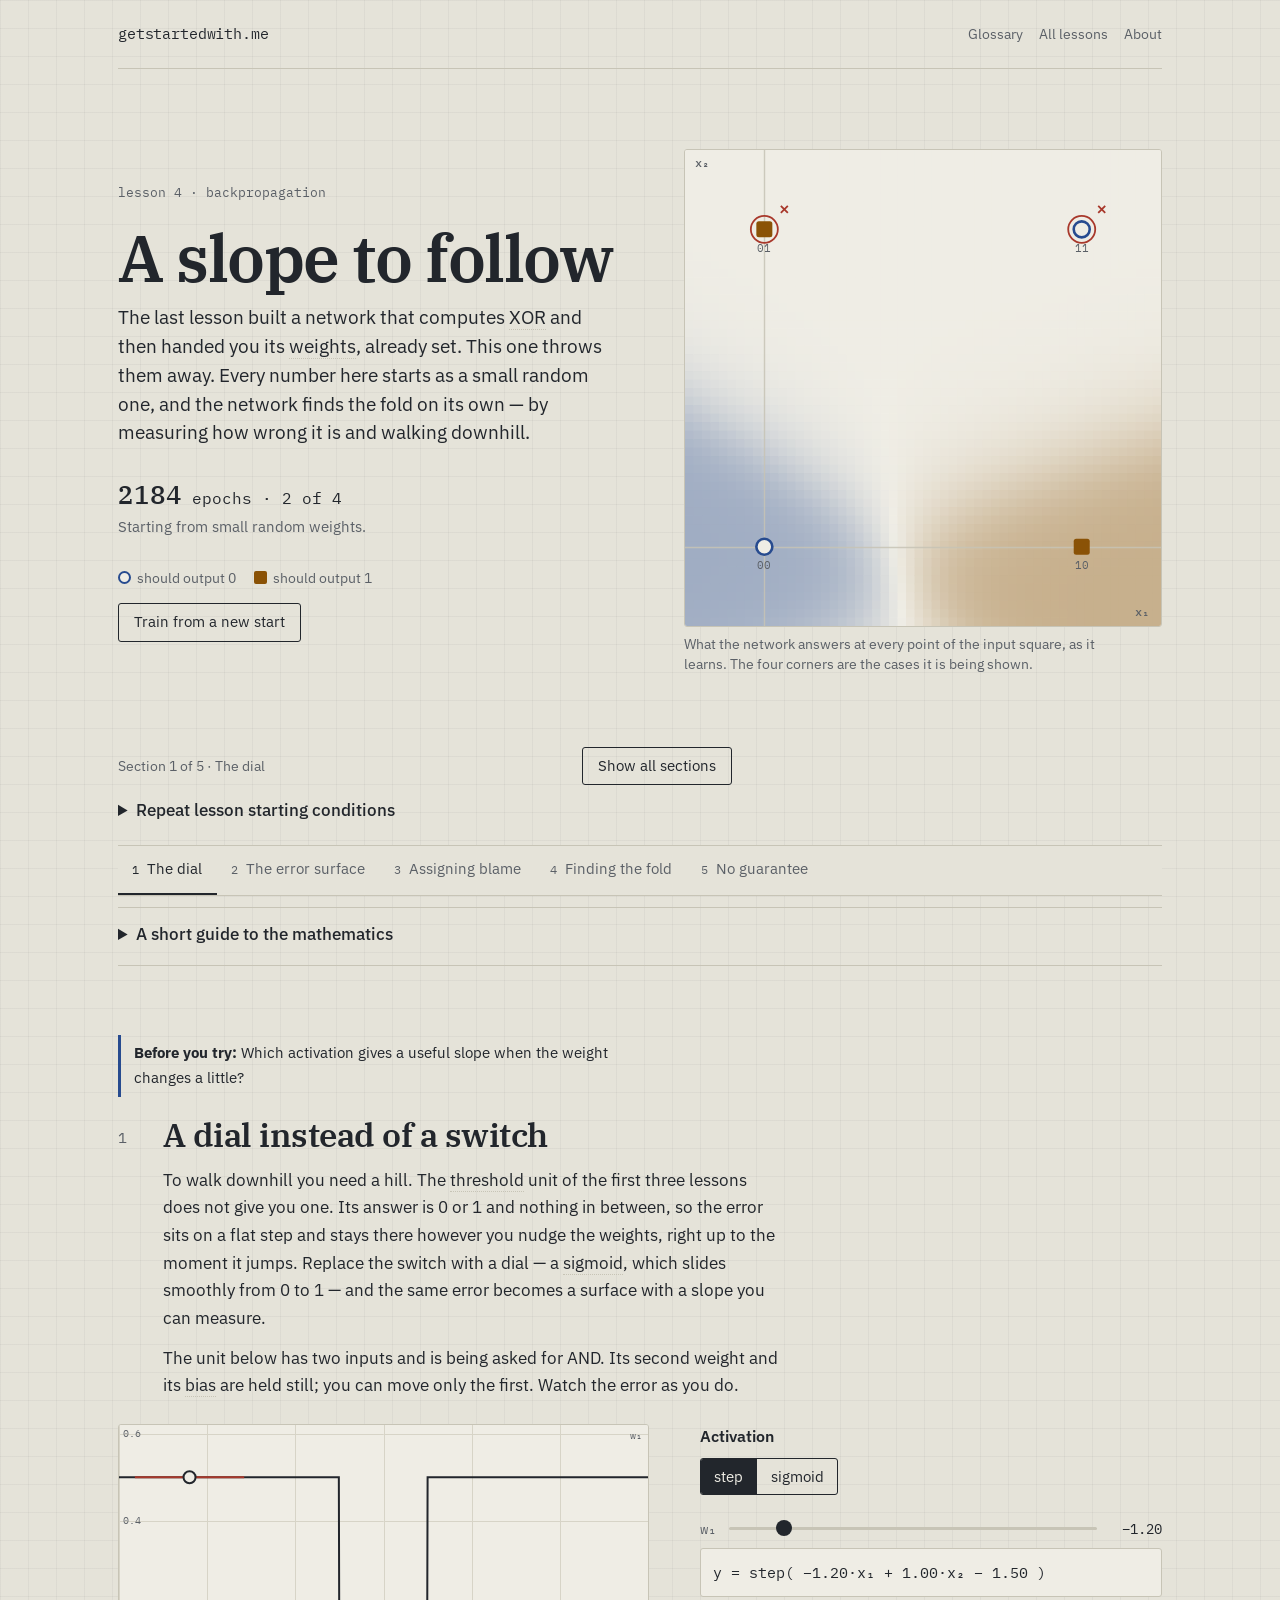
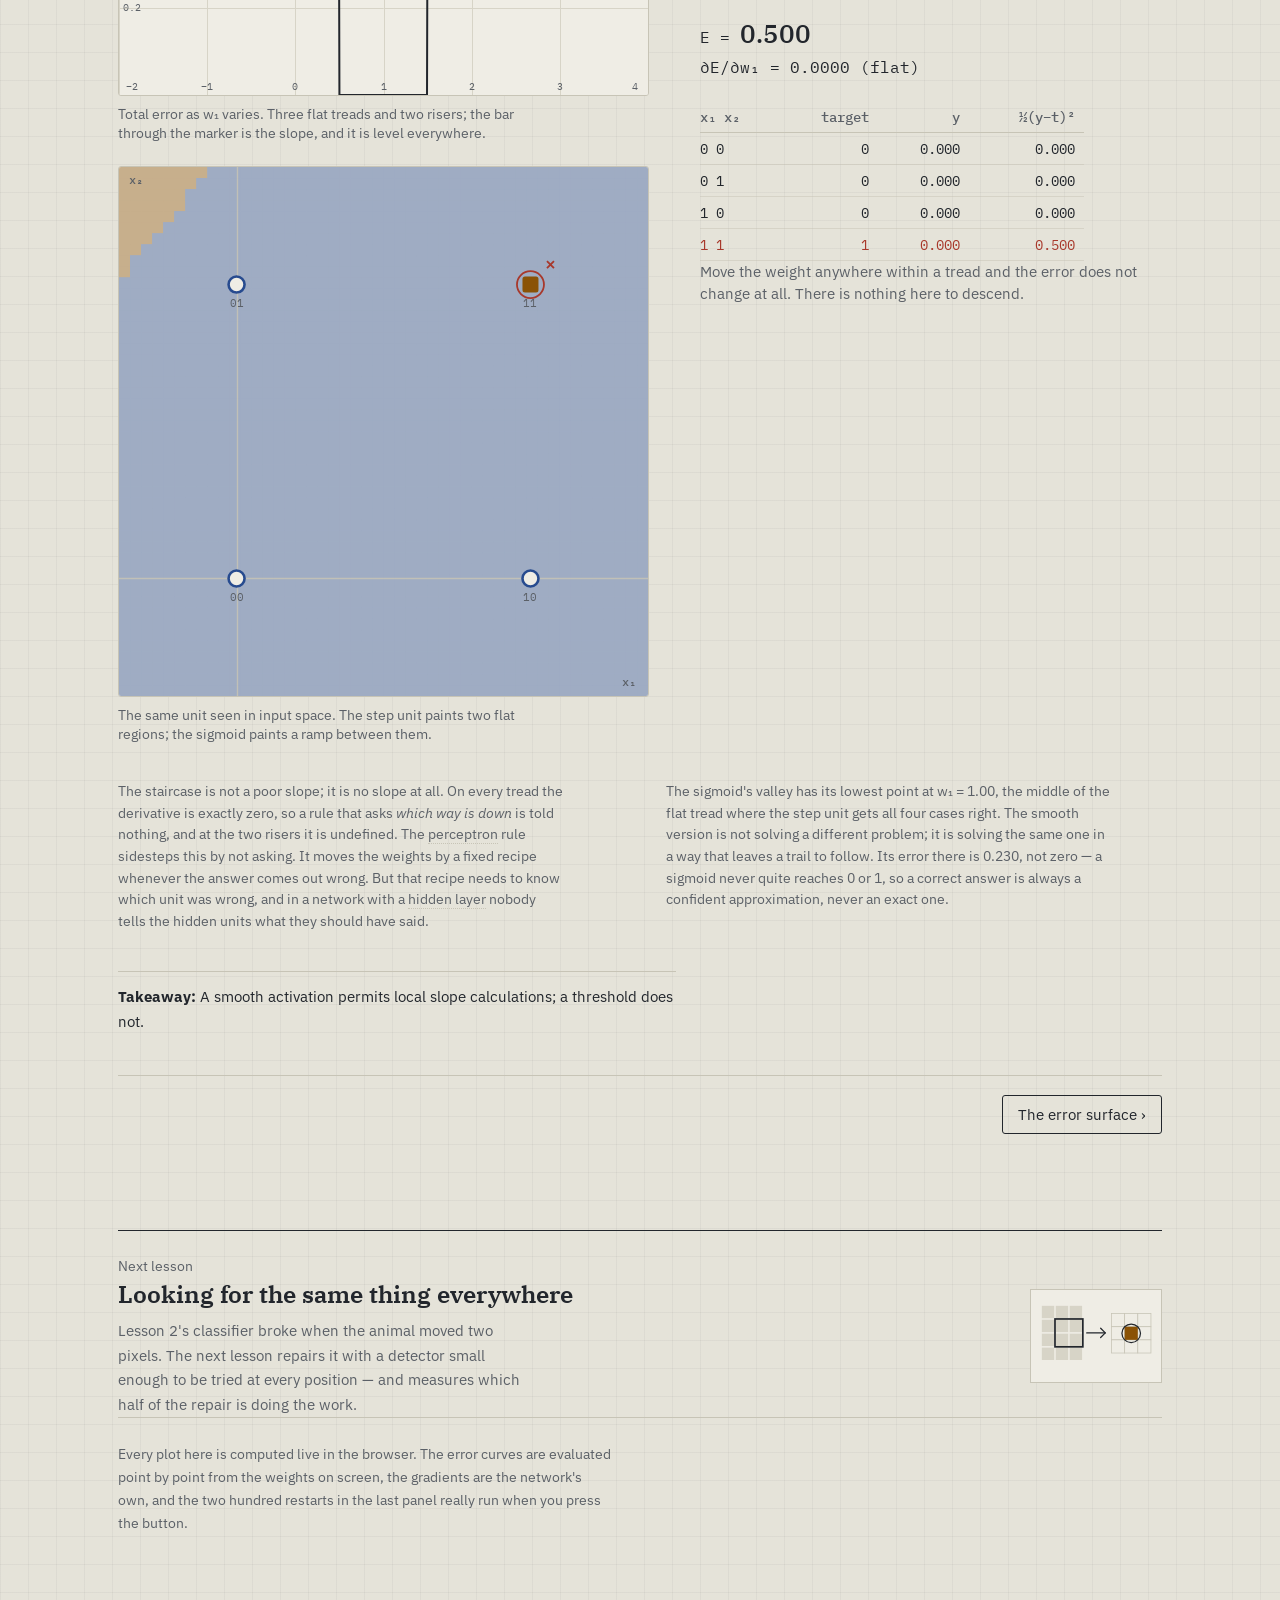
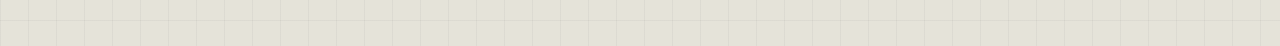
<file: lessons/backprop.html>
<!DOCTYPE html>
<html lang="en">
<head>
<meta charset="utf-8">
<meta name="viewport" content="width=device-width, initial-scale=1">
<title>A slope to follow — getstartedwith.me</title>
<meta name="description" content="How a network with a hidden layer trains itself: smooth units, an error surface, and the chain rule that shares the blame backwards. A short interactive lesson.">
<link rel="preconnect" href="https://fonts.googleapis.com">
<link rel="preconnect" href="https://fonts.gstatic.com" crossorigin>
<link href="https://fonts.googleapis.com/css2?family=IBM+Plex+Mono:wght@400;500&family=IBM+Plex+Sans:wght@400;500;600&family=IBM+Plex+Serif:wght@600&display=swap" rel="stylesheet">
<link rel="icon" href="../favicon.ico" sizes="32x32">
<link rel="icon" href="../favicon.svg" type="image/svg+xml">
<link rel="stylesheet" href="../assets/site.css">
<style>
canvas.curve{aspect-ratio:auto;height:270px}
canvas.net{aspect-ratio:auto;height:240px}
canvas.hist{aspect-ratio:auto;height:132px}
#blame-table td.pos{color:var(--on)}
#blame-table td.neg{color:var(--off)}
</style>
</head>
<body>
<main>

<div class="topbar">
  <a class="wordmark" href="../index.html">getstartedwith.me</a>
  <nav>
    <a class="away" href="../glossary.html" target="_blank" rel="noopener" title="Open the full glossary in a new tab">Glossary</a>
    <a class="away" href="../index.html">All lessons</a>
    <a class="away" href="../about.html">About</a>
  </nav>
</div>

<header class="hero">
  <div class="hero-grid">
    <div class="hero-text">
    <div class="hero-intro">
      <p class="kicker">lesson 4 · backpropagation</p>
      <h1>A slope to follow</h1>
      <p class="lede">The last lesson built a network that computes <a class="term" href="../glossary.html#xor">XOR</a> and then handed you its <a class="term" href="../glossary.html#weight">weights</a>, already set. This one throws them away. Every number here starts as a small random one, and the network finds the fold on its own — by measuring how wrong it is and walking downhill.</p>
    </div>
    <div class="hero-meta">
      <p class="readout"><b id="hero-epoch">0</b> epochs · <span id="hero-score">2 of 4</span></p>
      <p class="msg" id="hero-msg">Starting from small random weights.</p>
      <div class="legend">
        <span><i class="swatch zero"></i>should output 0</span>
        <span><i class="swatch one"></i>should output 1</span>
      </div>
      <div class="row" style="margin-top:.9rem">
        <button class="btn" id="hero-again" type="button">Train from a new start</button>
      </div>
    </div>
    </div>
    <figure class="hero-fig">
      <div class="window">
        <canvas id="hero-plot" role="img"
          aria-label="The unit square shaded by what the network currently answers, from blue for zero to brown for one, redrawn as training proceeds. The four XOR cases are marked on it."></canvas>
      </div>
      <figcaption>What the network answers at every point of the input square, as it learns. The four corners are the cases it is being shown.</figcaption>
    </figure>
  </div>
</header>

<div id="rail-top"></div>
<div class="rail" id="rail" role="tablist" aria-label="Sections"></div>

<details class="math-help">
  <summary>A short guide to the mathematics</summary>
  <p>A <strong>function</strong> is a rule that turns input numbers into an output. A <strong>derivative</strong> tells how quickly that output changes as one input changes: a positive slope rises and a negative slope falls.</p>
  <p>A <strong>partial derivative</strong>, written ∂E/∂w₁, asks how the error E changes when only weight w₁ moves. A <strong>gradient</strong> collects those slopes for all the weights. Subtracting a small multiple of the gradient moves each weight in its local downhill direction.</p>
  <p>The <strong>chain rule</strong> follows changes through connected functions. If one stage changes twice as fast as its input and the next changes three times as fast as that stage, the combined rate is six. Backpropagation applies this reasoning through the network.</p>
</details>

<section id="dial" class="panel" role="tabpanel" aria-labelledby="tab-dial">
  <p class="experiment-prompt"><strong>Before you try:</strong> Which activation gives a useful slope when the weight changes a little?</p>
  <div class="sec-head">
    <div class="sec-num">1</div>
    <div>
      <h2>A dial instead of a switch</h2>
      <p>To walk downhill you need a hill. The <a class="term" href="../glossary.html#threshold">threshold</a> unit of the first three lessons does not give you one. Its answer is 0 or 1 and nothing in between, so the error sits on a flat step and stays there however you nudge the weights, right up to the moment it jumps. Replace the switch with a dial — a <a class="term" href="../glossary.html#sigmoid">sigmoid</a>, which slides smoothly from 0 to 1 — and the same error becomes a surface with a slope you can measure.</p>
      <p>The unit below has two inputs and is being asked for AND. Its second weight and its <a class="term" href="../glossary.html#bias">bias</a> are held still; you can move only the first. Watch the error as you do.</p>
    </div>
  </div>

  <div class="split wide-left">
    <div class="stack">
      <figure>
        <div class="window"><canvas id="dial-curve" class="curve" role="img"
          aria-label="Total error plotted against the first weight. Under the step unit it is a staircase with flat treads; under the sigmoid it is a smooth valley. A marker shows the current weight and, for the sigmoid, the tangent at that point."></canvas></div>
        <figcaption id="dial-cap">Total error as the first weight varies. The marker is where you are; the short bar through it is the slope.</figcaption>
      </figure>
      <figure>
        <div class="window"><canvas id="dial-plot" role="img"
          aria-label="The input square shaded by the unit's output, with the four cases of AND marked."></canvas></div>
        <figcaption>The same unit seen in input space. The step unit paints two flat regions; the sigmoid paints a ramp between them.</figcaption>
      </figure>
    </div>

    <div class="stack">
      <div>
        <h3>Activation</h3>
        <div class="segmented" id="dial-act" role="group" aria-label="Activation function">
          <button type="button" data-act="step" aria-pressed="true">step</button>
          <button type="button" data-act="sig" aria-pressed="false">sigmoid</button>
        </div>
      </div>

      <div>
        <div class="ctl">
          <label for="dw1">w₁</label><input id="dw1" type="range" min="-2" max="4" step="0.02" value="-1.2"><output id="dw1o">−1.20</output>
        </div>
        <p class="formula" id="dial-formula">y = step( −1.20·x₁ + 1.00·x₂ − 1.50 )</p>
      </div>

      <p class="readout">E = <b id="dial-err">0.500</b></p>
      <p class="readout" id="dial-slope">∂E/∂w₁ = 0.0000</p>

      <table id="dial-table">
        <thead><tr><th>x₁ x₂</th><th>target</th><th>y</th><th>½(y−t)²</th></tr></thead>
        <tbody></tbody>
      </table>

      <p class="msg" id="dial-msg"></p>
    </div>
  </div>

  <div class="split" style="margin-top:2.2rem">
    <p class="note">The staircase is not a poor slope; it is no slope at all. On every tread the derivative is exactly zero, so a rule that asks <em>which way is down</em> is told nothing, and at the two risers it is undefined. The <a class="term" href="../glossary.html#perceptron">perceptron</a> rule sidesteps this by not asking. It moves the weights by a fixed recipe whenever the answer comes out wrong. But that recipe needs to know which unit was wrong, and in a network with a <a class="term" href="../glossary.html#hidden-layer">hidden layer</a> nobody tells the hidden units what they should have said.</p>
    <p class="note">The sigmoid's valley has its lowest point at w₁ = 1.00, the middle of the flat tread where the step unit gets all four cases right. The smooth version is not solving a different problem; it is solving the same one in a way that leaves a trail to follow. Its error there is 0.230, not zero — a sigmoid never quite reaches 0 or 1, so a correct answer is always a confident approximation, never an exact one.</p>
  </div>
  <p class="takeaway"><strong>Takeaway:</strong> A smooth activation permits local slope calculations; a threshold does not.</p>
</section>

<section id="surface" class="panel" role="tabpanel" aria-labelledby="tab-surface">
  <p class="experiment-prompt"><strong>Before you try:</strong> Will a larger downhill step always lower the error?</p>
  <div class="sec-head">
    <div class="sec-num">2</div>
    <div>
      <h2>The error surface</h2>
      <p>Free the second weight as well and the curve becomes a landscape: one height, the error, over every pair of weights the unit could hold. Learning is now a matter of standing somewhere on it and repeatedly stepping in the direction that goes down fastest. That direction is the <a class="term" href="../glossary.html#gradient">gradient</a>, and for a single smooth unit it costs almost nothing to work out.</p>
      <p>Drag the marker to put the weights anywhere you like, then take the steps by hand or let them run.</p>
    </div>
  </div>

  <div class="split wide-left">
    <figure>
      <div class="window"><canvas id="surf-plot" class="drag-canvas" tabindex="0" role="img"
        aria-label="The error over both weights drawn as a shaded map, pale where the error is low and red where it is high, with a draggable marker, an arrow showing the downhill direction, and a trail of the steps taken."></canvas></div>
      <figcaption>Error over the two weights. Pale is low, red is high. The arrow is the downhill direction; the trail is where the steps have taken you.</figcaption>
    </figure>

    <div class="stack">
      <div class="ctl">
        <label for="lr">rate</label><input id="lr" type="range" min="0.5" max="20" step="0.5" value="6"><output id="lro">6.0</output>
      </div>

      <div class="row">
        <button class="btn" id="surf-step" type="button">One step</button>
        <button class="btn" id="surf-run" type="button">Run</button>
        <button class="btn" id="surf-reset" type="button">Back to the corner</button>
      </div>

      <p class="formula" id="surf-formula">w₁ = −1.20   w₂ = 3.40
∂E/∂w₁ = 0.0000   ∂E/∂w₂ = 0.0000</p>
      <p class="readout">E = <b id="surf-err">0.000</b> · <span id="surf-steps">0 steps</span></p>
      <p class="msg" id="surf-msg"></p>

      <p class="cite">Bernard Widrow and Marcian Hoff, &ldquo;Adaptive Switching Circuits,&rdquo; <em>IRE WESCON Convention Record</em> (1960), introduced this least-mean-squares rule for a single adaptive element they built in hardware and called ADALINE. It is the perceptron's exact contemporary, and it descends an error surface rather than counting mistakes — but for one unit only. Reaching through a hidden layer took another twenty-six years to become common knowledge.</p>
    </div>
  </div>

  <div class="split" style="margin-top:2.2rem">
    <p class="note">The step size matters. Small steps follow the slope slowly; a large step can overshoot and raise the error even though it set off downhill. From the default start on this surface, rates around 6 settle near the minimum; rates around 10 can oscillate. Change the start and the rate and watch the trace. These are observations about this example, not a convergence guarantee for every sigmoid model or every starting point.</p>
    <p class="note">This example fixes the bias and varies only two weights, which is what makes the valley drawable. Smoothness alone does not guarantee a unique minimum, or convergence from every start; hidden units make the possible geometry richer still.</p>
  </div>
  <p class="takeaway"><strong>Takeaway:</strong> A downhill direction can overshoot if the step is too large.</p>
</section>

<section id="blame" class="panel" role="tabpanel" aria-labelledby="tab-blame">
  <p class="experiment-prompt"><strong>Before you try:</strong> How should an output error affect a weakly connected hidden unit?</p>
  <div class="sec-head">
    <div class="sec-num">3</div>
    <div>
      <h2>Sharing out the blame</h2>
      <p>Now the network from the last lesson: two inputs, two hidden units, one output, every activation a sigmoid. The output unit's error is plain enough — it answered <em>y</em> and should have answered <em>t</em>. The hidden units are the difficulty. No one ever said what they should have answered, so their share of the mistake has to be worked out from the output's, passed back along the same weights that carried their answers forward.</p>
      <p>That is the whole idea. A hidden unit that fed a large weight into a badly wrong output takes much of the blame; one whose weight was near zero takes almost none, whatever it did. Choose a case and read the two passes.</p>
    </div>
  </div>

  <div class="split wide-left">
    <figure>
      <div class="window"><canvas id="blame-net" class="net" role="img"
        aria-label="The two-two-one network drawn with its current activations printed inside the units and its weights as connecting edges. Edge thickness shows the size of each weight's gradient and colour shows its sign: blue for negative, brown for positive."></canvas></div>
      <figcaption>Values inside the units are the forward pass. Edge thickness is how strongly the error wants that weight to change, and colour is which way — brown to raise it, blue to lower it.</figcaption>
    </figure>

    <div class="stack">
      <div>
        <h3>Case being shown</h3>
        <div class="segmented" id="blame-case" role="group" aria-label="Which training case to show">
          <button type="button" data-i="0" aria-pressed="true">0 0</button>
          <button type="button" data-i="1" aria-pressed="false">0 1</button>
          <button type="button" data-i="2" aria-pressed="false">1 0</button>
          <button type="button" data-i="3" aria-pressed="false">1 1</button>
        </div>
      </div>

      <p class="formula" id="blame-formula">δ_y = (y − t)·y(1 − y)
δ_j = δ_y · v_j · h_j(1 − h_j)</p>

      <p class="readout" id="blame-out">y = 0.000 · t = 0 · E = 0.000</p>

      <table id="blame-table">
        <thead><tr><th>parameter</th><th>value</th><th>∂E/∂·</th></tr></thead>
        <tbody></tbody>
      </table>

      <div class="row">
        <button class="btn" id="blame-step" type="button">Apply one update</button>
        <button class="btn" id="blame-seed" type="button">New random weights</button>
      </div>
      <p class="msg" id="blame-msg"></p>
    </div>
  </div>

  <div class="split" style="margin-top:2.2rem">
    <p class="note">The second line does the work, and it is only the <a class="term" href="../glossary.html#chain-rule">chain rule</a> written out. A hidden unit's blame is the output's blame, times the weight its answer travelled along, times how far its own output would move if its input moved. That last factor is <em>h</em>(1 − <em>h</em>), which is nearly zero once the unit is saturated near 0 or 1, so a saturated hidden unit barely responds to correction. It is also what became of the <a class="term" href="../glossary.html#step-function">step function</a>'s flatness: not removed, only softened from exactly zero to merely small.</p>
    <p class="note">Nothing above is specific to two layers. The same two lines applied again reach a third layer, and again a fourth, each one multiplying in one more weight and one more slope. That is the whole method, and also its long-running weakness: a product of many small factors is a very small number, and a hidden unit twenty layers back can be told almost nothing about what it did wrong.</p>
  </div>
  <p class="takeaway"><strong>Takeaway:</strong> The chain rule distributes the error’s derivatives through the connecting weights and activations.</p>
</section>

<section id="learn" class="panel" role="tabpanel" aria-labelledby="tab-learn">
  <p class="experiment-prompt"><strong>Before you try:</strong> Will different starts learn the same arrangement in hidden space?</p>
  <div class="sec-head">
    <div class="sec-num">4</div>
    <div>
      <h2>Finding the fold</h2>
      <p>Put the two passes in a loop over all four cases and let it run. The last lesson set the hidden weights by hand. Both units counted how many inputs were on, one firing at a count of one, the other only at two, and that folded the awkward pair onto a single point. Nobody is going to tell this network about that. Watch where it puts the four cases instead.</p>
    </div>
  </div>

  <div class="split">
    <figure>
      <div class="window"><canvas id="learn-in" role="img"
        aria-label="The input square shaded by the network's output as it trains, with the four XOR cases marked."></canvas></div>
      <figcaption>Input space, shaded by what the network answers. Once it has learned, the region it carves out is no longer a half-plane.</figcaption>
    </figure>
    <figure>
      <div class="window"><canvas id="learn-hid" role="img"
        aria-label="The two hidden unit outputs plotted against each other, showing where the four cases land in hidden space and the straight boundary the output unit draws there."></canvas></div>
      <figcaption id="learn-cap">Hidden space: the same four cases, plotted by what the two hidden units say about them, with the output unit's line.</figcaption>
    </figure>
  </div>

  <div class="split" style="margin-top:1.8rem">
    <div class="stack">
      <div class="row">
        <button class="btn" id="learn-run" type="button">Train</button>
        <button class="btn" id="learn-epoch" type="button">One epoch</button>
        <button class="btn" id="learn-new" type="button">New random start</button>
      </div>
      <p class="readout"><b id="learn-epochs">0</b> epochs · E = <span id="learn-err">0.500</span> · <span id="learn-score">2 of 4</span></p>
      <figure>
        <div class="window"><canvas id="learn-trace" class="trace" role="img"
          aria-label="Chart of the total error over the epochs run so far."></canvas></div>
        <figcaption>Total error against epochs. Long flat stretches are ordinary here.</figcaption>
      </figure>
    </div>
    <div class="stack">
      <p class="formula" id="learn-formula">h₁ = σ(0.00·x₁ + 0.00·x₂ + 0.00)
h₂ = σ(0.00·x₁ + 0.00·x₂ + 0.00)
y = σ(0.00·h₁ + 0.00·h₂ + 0.00)</p>
      <p class="msg" id="learn-msg"></p>
      <p class="note" id="learn-merge">Distance in hidden space between the images of (0,1) and (1,0): measured once training has moved.</p>
    </div>
  </div>

  <div class="split" style="margin-top:2.2rem">
    <p class="note">Watch the trace, not the <a class="term" href="../glossary.html#epoch">epoch</a> counter. A run usually sheds a little error early, then hangs for a long stretch — moving so slowly it looks finished — then drops steeply near the end. It is tempting to say the flat stretch is the two hidden units sitting identical until the fold appears, but the weights show otherwise: they have drifted well apart by then, and the stall has some other cause. No part of the rule schedules that shape. It falls out of the surface the weights are walking on.</p>
    <p class="note">Train it a few times and the solutions will differ. Sometimes it recovers the neat arrangement from the last lesson, the two awkward cases landing on one point. Often it finds some other corner of hidden space where a line happens to work, the four cases spread out, no tidy interpretation available. Both compute XOR. Only one is the answer anybody would have written down, and the method has no preference between them.</p>
  </div>
  <p class="takeaway"><strong>Takeaway:</strong> Different parameters and internal representations can solve the same task.</p>
</section>

<section id="limits" class="panel" role="tabpanel" aria-labelledby="tab-limits">
  <p class="experiment-prompt"><strong>Before you try:</strong> Does missing a 2,000-epoch deadline mean a run will never succeed?</p>
  <div class="sec-head">
    <div class="sec-num">5</div>
    <div>
      <h2>What descent does not promise</h2>
      <p>Rosenblatt’s rule came with a theorem: if a separating line exists, the perceptron will find one in a finite number of corrections under the theorem’s assumptions. <a class="term" href="../glossary.html#gradient-descent">Gradient descent</a> through this hidden layer has no corresponding general guarantee of finding weights that solve the task. A run may move slowly, approach a poor stationary point, or oscillate if its steps are too large. A finite training budget alone does not tell those possibilities apart.</p>
      <p>The button below trains this same network from two hundred random starts and counts what happens. Nothing is stored; the runs happen when you press it.</p>
    </div>
  </div>

  <div class="split wide-left">
    <div class="stack">
      <div class="row">
        <button class="btn" id="lim-run" type="button">Run 200 restarts</button>
        <span class="readout" id="lim-tally">not yet run</span>
      </div>
      <figure>
        <div class="window"><canvas id="lim-hist" class="hist" role="img"
          aria-label="Histogram of how many epochs each successful restart needed, with a final bar counting the restarts that did not meet the success criterion within the training budget."></canvas></div>
        <figcaption>Epochs needed, across the restarts. The last bar counts runs that have not met the criterion within the stated budget.</figcaption>
      </figure>
      <p class="msg" id="lim-msg"></p>
    </div>

    <div class="stack">
      <figure>
        <div class="window"><canvas id="lim-hid" role="img"
          aria-label="Hidden space for a run that failed to learn XOR, showing two of the four cases collapsed onto a single point."></canvas></div>
        <figcaption id="lim-cap">Hidden space for a run that has not met the criterion.</figcaption>
      </figure>
      <div class="row">
        <button class="btn" id="lim-show" type="button">Show an unfinished run</button>
        <button class="btn" id="lim-zero" type="button">Start every weight at zero</button>
      </div>
      <p class="formula" id="lim-out">x 00   t = 0</p>
      <p class="msg" id="lim-msg2"></p>
    </div>
  </div>

  <div class="split" style="margin-top:2.2rem">
    <div>
      <p>Some runs that have not solved the task place oppositely labelled cases close together in hidden space and answer near 0.50 for both. That is a useful description of the current representation, but it does not prove that the run is at a local minimum or that separating those cases requires an uphill step. Other runs are simply slow. Continue the same unfinished networks below and measure which ones reach the criterion with more training.</p>
      <p>The second button is a different failure and a shorter one. Start every weight at zero and the two hidden units are identical; being identical, they receive identical blame; receiving identical blame, they take identical steps and stay identical for ever. The gradient is not wrong, and the network never moves. Random <a class="term" href="../glossary.html#weight-initialisation">initialisation</a> is not a convenience here, it is what breaks the symmetry.</p>
    </div>
    <div>
      <p>What this experiment establishes is limited: some starting weights reach the chosen error threshold within the budget and others do not. It does not prove permanent failure for the others. Backpropagation made layered learning practical across many problems, without supplying a universal guarantee of a globally optimal result. The next lesson takes it back to the pictures of lesson 2, where what failed was not the training but the shape of the machine being trained.</p>
      <p class="cite">David Rumelhart, Geoffrey Hinton and Ronald Williams, &ldquo;Learning Representations by Back-Propagating Errors,&rdquo; <em>Nature</em> 323 (1986), is the paper that made the method common property, and it is candid about the local minima. The rule itself had been arrived at before, by Seppo Linnainmaa (1970) as a general method for the accumulated rounding error of a composite function, and by Paul Werbos (1974) for exactly this purpose in a doctoral thesis that went largely unread.</p>
    </div>
  </div>
  <p class="takeaway"><strong>Takeaway:</strong> A training cutoff is an observation, not proof of a local minimum or permanent failure.</p>
</section>

<a class="nextup" href="conv.html">
  <div>
    <p class="lab">Next lesson</p>
    <span class="ttl">Looking for the same thing everywhere</span>
    <p class="say">Lesson 2's classifier broke when the animal moved two pixels. The next lesson repairs it with a detector small enough to be tried at every position — and measures which half of the repair is doing the work.</p>
  </div>
  <svg viewBox="0 0 168 118" aria-hidden="true">
    <g fill="#D7D4C7">
      <rect x="14" y="20" width="16" height="16"/><rect x="32" y="20" width="16" height="16"/>
      <rect x="50" y="20" width="16" height="16"/><rect x="14" y="38" width="16" height="16"/>
      <rect x="32" y="38" width="16" height="16"/><rect x="50" y="38" width="16" height="16"/>
      <rect x="14" y="56" width="16" height="16"/><rect x="32" y="56" width="16" height="16"/>
      <rect x="50" y="56" width="16" height="16"/><rect x="14" y="74" width="16" height="16"/>
      <rect x="32" y="74" width="16" height="16"/><rect x="50" y="74" width="16" height="16"/>
    </g>
    <rect x="31" y="37" width="36" height="36" fill="none" stroke="#22262C" stroke-width="2.2"/>
    <path d="M72 55H96" stroke="#22262C" stroke-width="1.6" stroke-linecap="round"/>
    <path d="M90 49l6 6-6 6" fill="none" stroke="#22262C" stroke-width="1.6"
      stroke-linecap="round" stroke-linejoin="round"/>
    <g fill="#EFEDE5" stroke="#C7C4B6" stroke-width="1">
      <rect x="104" y="30" width="17" height="17"/><rect x="121" y="30" width="17" height="17"/>
      <rect x="138" y="30" width="17" height="17"/><rect x="104" y="47" width="17" height="17"/>
      <rect x="138" y="47" width="17" height="17"/><rect x="104" y="64" width="17" height="17"/>
      <rect x="121" y="64" width="17" height="17"/><rect x="138" y="64" width="17" height="17"/>
    </g>
    <rect x="121" y="47" width="17" height="17" fill="#8A5206"/>
    <circle cx="129.5" cy="55.5" r="12" fill="none" stroke="#22262C" stroke-width="1.6"/>
  </svg>
</a>

<footer>
  <p>Every plot here is computed live in the browser. The error curves are evaluated point by point from the weights on screen, the gradients are the network's own, and the two hundred restarts in the last panel really run when you press the button.</p>
</footer>

</main>
<script src="../assets/glossary-data.js"></script>
<script src="../assets/lesson.js"></script>
<script>
"use strict";

const PTS   = [[0,0],[0,1],[1,0],[1,1]];
const NAMES = ["00","01","10","11"];
const AND   = [0,0,0,1];
const XOR   = [0,1,1,0];
const LR    = 2.0;

/* xorshift, so a run is reproducible from its seed */
function rng(seed){
  let x = (seed * 2654435761) >>> 0 || 1;
  return function(){
    x ^= x << 13; x >>>= 0;
    x ^= x >>> 17;
    x ^= x << 5;  x >>>= 0;
    return x / 4294967296;
  };
}

/* ---------------- the 2-2-1 network ---------------- */

function makeNet(seed){
  const r = rng(seed), u = () => (r()*2 - 1)*1.2;
  return { w:[[u(),u()],[u(),u()]], bh:[u(),u()], v:[u(),u()], bo:u() };
}
function zeroNet(){
  return { w:[[0,0],[0,0]], bh:[0,0], v:[0,0], bo:0 };
}
function fwd(n, x){
  const a = [n.w[0][0]*x[0] + n.w[0][1]*x[1] + n.bh[0],
             n.w[1][0]*x[0] + n.w[1][1]*x[1] + n.bh[1]];
  const h = [sig(a[0]), sig(a[1])];
  return { h:h, y: sig(n.v[0]*h[0] + n.v[1]*h[1] + n.bo) };
}
function blankGrad(){
  return { w:[[0,0],[0,0]], bh:[0,0], v:[0,0], bo:0 };
}
/* one example: the forward values, the two deltas, and every partial */
function gradOne(n, x, t){
  const f = fwd(n, x);
  const dOut = (f.y - t) * f.y * (1 - f.y);
  const dH = [dOut * n.v[0] * f.h[0] * (1 - f.h[0]),
              dOut * n.v[1] * f.h[1] * (1 - f.h[1])];
  const g = blankGrad();
  g.v[0] = dOut * f.h[0]; g.v[1] = dOut * f.h[1]; g.bo = dOut;
  for(let j=0;j<2;j++){
    g.w[j][0] = dH[j]*x[0]; g.w[j][1] = dH[j]*x[1]; g.bh[j] = dH[j];
  }
  return { g:g, E:0.5*(f.y-t)*(f.y-t), y:f.y, h:f.h, dOut:dOut, dH:dH };
}
/* summed over all four cases */
function gradAll(n, labels){
  const g = blankGrad();
  let E = 0, right = 0;
  for(let i=0;i<4;i++){
    const o = gradOne(n, PTS[i], labels[i]);
    E += o.E;
    if((o.y >= 0.5 ? 1 : 0) === labels[i]) right++;
    g.v[0]+=o.g.v[0]; g.v[1]+=o.g.v[1]; g.bo+=o.g.bo;
    for(let j=0;j<2;j++){ g.w[j][0]+=o.g.w[j][0]; g.w[j][1]+=o.g.w[j][1]; g.bh[j]+=o.g.bh[j]; }
  }
  return { g:g, E:E, right:right };
}
function descend(n, g, lr){
  for(let j=0;j<2;j++){
    n.w[j][0] -= lr*g.w[j][0]; n.w[j][1] -= lr*g.w[j][1]; n.bh[j] -= lr*g.bh[j];
  }
  n.v[0] -= lr*g.v[0]; n.v[1] -= lr*g.v[1]; n.bo -= lr*g.bo;
}
const solved = r => r.right === 4 && r.E < 0.02;

/* train until solved or out of epochs; returns the epoch count reached */
function trainTo(n, budget){
  for(let e=0;e<budget;e++){
    const r = gradAll(n, XOR);
    if(solved(r)) return { ok:true, epochs:e, E:r.E };
    descend(n, r.g, LR);
  }
  const r = gradAll(n, XOR);
  return { ok:solved(r), epochs:budget, E:r.E, right:r.right };
}

/* ---------------- painting ---------------- */

const RGB = { field:[239,237,229], off:[39,75,143], on:[138,82,6], alert:[168,56,43] };
function mix(a, b, t){
  return "rgb(" + Math.round(lerp(a[0],b[0],t)) + "," +
                  Math.round(lerp(a[1],b[1],t)) + "," +
                  Math.round(lerp(a[2],b[2],t)) + ")";
}
/* a 0..1 output painted blue at 0, paper at 0.5, brown at 1 */
function outColour(y){
  const k = clamp(Math.abs(2*y - 1), 0, 1);
  return mix(RGB.field, y < 0.5 ? RGB.off : RGB.on, 0.40*k);
}
/* fill the plot by sampling f at the centre of each cell */
function paintCells(p, cells, f){
  const g = p.ctx;
  const cw = p.w/cells, ch = p.h/cells;
  for(let i=0;i<cells;i++){
    for(let j=0;j<cells;j++){
      const px = (i+0.5)*cw, py = (j+0.5)*ch;
      g.fillStyle = f(p.iX(px), p.iY(py));
      g.fillRect(i*cw, j*ch, cw+1, ch+1);
    }
  }
}
/* axes and labels only — the grid would fight with a painted background */
function paintedFrame(p, xlab, ylab){
  const g = p.ctx;
  g.strokeStyle = "rgba(199,196,182,.85)"; g.lineWidth = 1.4;
  g.beginPath();
  g.moveTo(0, Math.round(p.Y(0))+.5); g.lineTo(p.w, Math.round(p.Y(0))+.5);
  g.moveTo(Math.round(p.X(0))+.5, 0); g.lineTo(Math.round(p.X(0))+.5, p.h);
  g.stroke();
  g.fillStyle = C.ink2;
  g.font = '500 12px "IBM Plex Mono", monospace';
  g.textAlign = "left"; g.textBaseline = "bottom";
  g.fillText(xlab, p.w-26, p.h-8);
  g.fillText(ylab, 10, 20);
}

/* ============================ hero ============================ */

(function hero(){
  const p = Plot(document.getElementById("hero-plot"), [-0.25,1.25,-0.25,1.25]);
  const epochEl = document.getElementById("hero-epoch");
  const scoreEl = document.getElementById("hero-score");
  const msgEl   = document.getElementById("hero-msg");
  const again   = document.getElementById("hero-again");
  const BUDGET  = 3000;

  let net = null, epochs = 0, running = false, stat = null;

  function start(){
    net = makeNet((experimentRandom()*1e9)|0);
    epochs = 0; stat = gradAll(net, XOR);
    msgEl.textContent = "Starting from small random weights.";
    msgEl.classList.remove("hit");
    running = true;
    if(REDUCE){ while(epochs < BUDGET && !finish()) advance(240); }
    else requestAnimationFrame(tick);
    render();
  }
  function advance(k){
    for(let i=0;i<k && epochs<BUDGET;i++){
      stat = gradAll(net, XOR);
      if(solved(stat)) break;
      descend(net, stat.g, LR);
      epochs++;
    }
  }
  function finish(){
    if(solved(stat)){
      running = false;
      msgEl.innerHTML = "Found in " + epochs + " epochs, with nothing set by hand. " +
        "Whatever shape the shaded region has taken, it is no longer a half-plane — which is what the second layer bought.";
      msgEl.classList.add("hit");
      return true;
    }
    if(epochs >= BUDGET){
      running = false;
      msgEl.innerHTML = "This start reached its training budget with " + stat.right +
        " of 4 correct. That is not proof that more training cannot help; " +
        "<a href=\"#limits\">the last panel</a> counts how often.";
      msgEl.classList.add("hit");
      return true;
    }
    return false;
  }
  function tick(){
    if(!running) return;
    advance(24);
    render();
    if(!finish()) requestAnimationFrame(tick);
  }
  function render(){
    paintCells(p, 56, (x,y) => outColour(fwd(net, [x,y]).y));
    paintedFrame(p, "x₁", "x₂");
    for(let i=0;i<4;i++){
      const y = fwd(net, PTS[i]).y;
      drawPoint(p, PTS[i][0], PTS[i][1], XOR[i], (y >= 0.5 ? 1 : 0) !== XOR[i], NAMES[i]);
    }
    epochEl.textContent = epochs;
    scoreEl.textContent = stat.right + " of 4";
  }

  again.addEventListener("click", () => { running = false; start(); });
  redraws.push(() => { p.fit(); if(net) render(); });
  start();
})();

/* ============================ 1. the dial ============================ */

(function dial(){
  const cp = Plot(document.getElementById("dial-curve"), [-2,4,0,0.62]);
  const ip = Plot(document.getElementById("dial-plot"), [-0.4,1.4,-0.4,1.4]);
  const sl = document.getElementById("dw1"), ou = document.getElementById("dw1o");
  const group   = document.getElementById("dial-act");
  const formula = document.getElementById("dial-formula");
  const errEl   = document.getElementById("dial-err");
  const slopeEl = document.getElementById("dial-slope");
  const tbody   = document.querySelector("#dial-table tbody");
  const cap     = document.getElementById("dial-cap");
  const msg     = document.getElementById("dial-msg");

  const W2 = 1.0, B = -1.5;
  let act = "step";

  const out = (z) => act === "step" ? step(z) : sig(z);
  function err(w1){
    let e = 0;
    for(let i=0;i<4;i++){
      const y = out(w1*PTS[i][0] + W2*PTS[i][1] + B);
      e += 0.5*(y-AND[i])*(y-AND[i]);
    }
    return e;
  }
  /* exact for the sigmoid; identically zero wherever the step is defined */
  function slope(w1){
    if(act === "step") return 0;
    let g = 0;
    for(let i=0;i<4;i++){
      const y = sig(w1*PTS[i][0] + W2*PTS[i][1] + B);
      g += (y-AND[i])*y*(1-y)*PTS[i][0];
    }
    return g;
  }

  function frame(){
    const g = cp.ctx;
    g.clearRect(0,0,cp.w,cp.h);
    g.fillStyle = C.field; g.fillRect(0,0,cp.w,cp.h);
    g.strokeStyle = C.grid; g.lineWidth = 1;
    g.font = '400 10px "IBM Plex Mono", monospace';
    g.fillStyle = C.ink2;
    g.beginPath();
    for(let v=-2; v<=4.001; v+=1){
      const x = Math.round(cp.X(v))+.5; g.moveTo(x,0); g.lineTo(x,cp.h);
    }
    for(let v=0; v<=0.6001; v+=0.2){
      const y = Math.round(cp.Y(v))+.5; g.moveTo(0,y); g.lineTo(cp.w,y);
    }
    g.stroke();
    g.textAlign = "center"; g.textBaseline = "bottom";
    for(let v=-2; v<=4.001; v+=1) g.fillText(num(v,0), clamp(cp.X(v), 13, cp.w-13), cp.h-3);
    g.textAlign = "left"; g.textBaseline = "middle";
    for(let v=0.2; v<=0.6001; v+=0.2) g.fillText(v.toFixed(1), 4, cp.Y(v));
    g.textAlign = "right"; g.textBaseline = "top";
    g.fillText("w₁", cp.w-6, 6);
  }

  function render(){
    const w1 = parseFloat(sl.value);
    ou.textContent = num(w1);
    formula.textContent = "y = " + (act === "step" ? "step" : "σ") +
      "( " + num(w1) + "·x₁ + " + num(W2) + "·x₂ " + signed(B) + " )";

    frame();
    const g = cp.ctx;
    g.strokeStyle = C.ink; g.lineWidth = 2;
    g.beginPath();
    /* sampled densely enough that the step's risers read as vertical */
    const N = 900;
    for(let i=0;i<=N;i++){
      const v = lerp(-2, 4, i/N);
      const px = cp.X(v), py = cp.Y(err(v));
      i ? g.lineTo(px,py) : g.moveTo(px,py);
    }
    g.stroke();

    const e = err(w1), s = slope(w1);
    /* the tangent, drawn only where one exists */
    if(act === "sig"){
      const d = 0.62;
      g.strokeStyle = C.alert; g.lineWidth = 2.2;
      g.beginPath();
      g.moveTo(cp.X(w1-d), cp.Y(e - s*d));
      g.lineTo(cp.X(w1+d), cp.Y(e + s*d));
      g.stroke();
    } else {
      const d = 0.62;
      g.strokeStyle = C.alert; g.lineWidth = 2.2;
      g.beginPath();
      g.moveTo(cp.X(w1-d), cp.Y(e)); g.lineTo(cp.X(w1+d), cp.Y(e));
      g.stroke();
    }
    g.fillStyle = C.field; g.strokeStyle = C.ink; g.lineWidth = 2;
    g.beginPath(); g.arc(cp.X(w1), cp.Y(e), 6, 0, Math.PI*2); g.fill(); g.stroke();

    /* the unit in input space */
    paintCells(ip, 48, (x,y) => outColour(out(w1*x + W2*y + B)));
    paintedFrame(ip, "x₁", "x₂");
    let rows = "";
    for(let i=0;i<4;i++){
      const z = w1*PTS[i][0] + W2*PTS[i][1] + B, y = out(z);
      const wrong = (y >= 0.5 ? 1 : 0) !== AND[i];
      drawPoint(ip, PTS[i][0], PTS[i][1], AND[i], wrong, NAMES[i]);
      rows += "<tr class='" + (wrong ? "bad" : "") + "'><td>" + PTS[i][0] + " " + PTS[i][1] +
              "</td><td>" + AND[i] + "</td><td>" + num(y,3) + "</td><td>" +
              num(0.5*(y-AND[i])*(y-AND[i]), 3) + "</td></tr>";
    }
    tbody.innerHTML = rows;

    errEl.textContent = num(e,3);
    slopeEl.textContent = "∂E/∂w₁ = " + (act === "step" ? "0.0000  (flat)" : num(s,4));
    cap.textContent = act === "step"
      ? "Total error as w₁ varies. Three flat treads and two risers; the bar through the marker is the slope, and it is level everywhere."
      : "Total error as w₁ varies. A smooth valley; the bar through the marker is the tangent, and it points downhill.";
    msg.textContent = act === "step"
      ? "Move the weight anywhere within a tread and the error does not change at all. There is nothing here to descend."
      : (Math.abs(s) < 0.004
        ? "The slope has gone to zero: this is the bottom, at w₁ = " + num(w1) + ", and E = " + num(e,3) + " is the least this unit can manage."
        : "The tangent leans " + (s > 0 ? "up to the right, so the step to take is to the left." : "down to the right, so the step to take is to the right."));
    msg.classList.toggle("hit", act === "sig");
  }

  sl.addEventListener("input", render);
  group.addEventListener("click", e => {
    const b = e.target.closest("button");
    if(!b) return;
    act = b.dataset.act;
    Array.prototype.forEach.call(group.querySelectorAll("button"), x =>
      x.setAttribute("aria-pressed", String(x.dataset.act === act)));
    render();
  });

  redraws.push(() => { cp.fit(); ip.fit(); render(); });
  render();
})();

/* ============================ 2. the error surface ============================ */

(function surface(){
  const cv = document.getElementById("surf-plot");
  const p  = Plot(cv, [-2,4,-2,4]);
  const lr = document.getElementById("lr"), lro = document.getElementById("lro");
  const stepBtn  = document.getElementById("surf-step");
  const runBtn   = document.getElementById("surf-run");
  const resetBtn = document.getElementById("surf-reset");
  const formula  = document.getElementById("surf-formula");
  const errEl    = document.getElementById("surf-err");
  const stepsEl  = document.getElementById("surf-steps");
  const msg      = document.getElementById("surf-msg");

  const B = -1.5, START = [-1.2, 3.4];
  let w = START.slice(), trail = [START.slice()], steps = 0, recent = [];
  let running = false, last = 0, drag = false;

  function err(a, c){
    let e = 0;
    for(let i=0;i<4;i++){
      const y = sig(a*PTS[i][0] + c*PTS[i][1] + B);
      e += 0.5*(y-AND[i])*(y-AND[i]);
    }
    return e;
  }
  function grad(a, c){
    let g1 = 0, g2 = 0;
    for(let i=0;i<4;i++){
      const y = sig(a*PTS[i][0] + c*PTS[i][1] + B), d = (y-AND[i])*y*(1-y);
      g1 += d*PTS[i][0]; g2 += d*PTS[i][1];
    }
    return [g1, g2];
  }

  /* the ramp is stretched over the range the surface actually occupies */
  let lo = Infinity, hi = -Infinity;
  for(let i=0;i<64;i++) for(let j=0;j<64;j++){
    const e = err(lerp(-2,4,(i+0.5)/64), lerp(-2,4,(j+0.5)/64));
    if(e < lo) lo = e; if(e > hi) hi = e;
  }

  /* banded rather than continuous: the bands are iso-error contours, and a
     smooth wash of colour turns out to be unreadable as a landscape */
  const BANDS = 9;
  function shade(a, c){
    const t = clamp((err(a,c) - lo)/(hi - lo), 0, 1);
    const q = Math.round(t*BANDS)/BANDS;
    return mix(RGB.field, RGB.alert, 0.72*Math.pow(q, 0.8));
  }

  function render(){
    paintCells(p, 60, shade);
    paintedFrame(p, "w₁", "w₂");
    const g = p.ctx;

    if(trail.length > 1){
      g.strokeStyle = "rgba(34,38,44,.45)"; g.lineWidth = 1.5;
      g.beginPath();
      trail.forEach((q,i) => i ? g.lineTo(p.X(q[0]), p.Y(q[1])) : g.moveTo(p.X(q[0]), p.Y(q[1])));
      g.stroke();
      g.fillStyle = "rgba(34,38,44,.45)";
      trail.forEach(q => { g.beginPath(); g.arc(p.X(q[0]), p.Y(q[1]), 1.6, 0, Math.PI*2); g.fill(); });
    }

    const gr = grad(w[0], w[1]), mag = Math.hypot(gr[0], gr[1]);
    if(mag > 1e-6){
      const len = clamp(mag*9, 0.18, 1.1);
      drawArrow(p, w[0], w[1], w[0] - gr[0]/mag*len, w[1] - gr[1]/mag*len, C.ink);
    }
    g.fillStyle = C.field; g.strokeStyle = C.ink; g.lineWidth = 2.4;
    g.beginPath(); g.arc(p.X(w[0]), p.Y(w[1]), 7, 0, Math.PI*2); g.fill(); g.stroke();

    const e = err(w[0], w[1]);
    formula.textContent = "w₁ = " + num(w[0]) + "   w₂ = " + num(w[1]) +
      "\n∂E/∂w₁ = " + num(gr[0],4) + "   ∂E/∂w₂ = " + num(gr[1],4);
    errEl.textContent = num(e,3);
    stepsEl.textContent = plural(steps, "step");
    lro.textContent = parseFloat(lr.value).toFixed(1);
  }

  function take(){
    const before = err(w[0], w[1]);
    const gr = grad(w[0], w[1]), rate = parseFloat(lr.value);
    w = [w[0] - rate*gr[0], w[1] - rate*gr[1]];
    steps++;
    trail.push(w.slice());
    if(trail.length > 400) trail.shift();
    const after = err(w[0], w[1]);
    recent.push(after > before + 1e-6 ? 1 : 0);
    if(recent.length > 20) recent.shift();
    const rises = recent.reduce((a,b) => a+b, 0);
    if(recent.length === 20 && rises >= 7){
      msg.textContent = rises + " of the last twenty steps raised the error rather than lowering it. " +
        "Try a smaller rate and compare the trace.";
      msg.classList.add("hit");
    } else if(after > before + 1e-6){
      msg.textContent = "That step raised the error, from " + num(before,4) + " to " + num(after,4) +
        ". The direction was downhill; the distance was too far.";
      msg.classList.add("hit");
    } else if(Math.hypot(gr[0], gr[1]) < 2e-4){
      stop();
      msg.textContent = "The gradient has gone to nothing at w₁ = " + num(w[0]) + ", w₂ = " + num(w[1]) +
        ", which is the bottom of this surface. " + plural(steps,"step") + " to get here.";
      msg.classList.add("hit");
    } else {
      msg.textContent = "E fell from " + num(before,4) + " to " + num(after,4) + ".";
      msg.classList.remove("hit");
    }
    render();
  }
  function stop(){
    running = false;
    runBtn.textContent = "Run";
  }
  function tick(ts){
    if(!running) return;
    if(ts - last > 55){ last = ts; take(); }
    if(running) requestAnimationFrame(tick);
  }

  stepBtn.addEventListener("click", () => { stop(); take(); });
  runBtn.addEventListener("click", () => {
    running = !running;
    runBtn.textContent = running ? "Pause" : "Run";
    if(running){ last = 0; requestAnimationFrame(tick); }
  });
  resetBtn.addEventListener("click", () => {
    stop(); w = START.slice(); trail = [START.slice()]; steps = 0; recent = [];
    msg.textContent = ""; msg.classList.remove("hit"); render();
  });
  lr.addEventListener("input", render);

  function place(ev){
    const q = pointerPos(p, ev);
    w = [clamp(q[0],-2,4), clamp(q[1],-2,4)];
    trail = [w.slice()]; steps = 0; recent = [];
    msg.textContent = ""; msg.classList.remove("hit");
    render();
  }
  cv.addEventListener("pointerdown", ev => {
    stop(); drag = true; cv.setPointerCapture(ev.pointerId); place(ev);
  });
  cv.addEventListener("pointermove", ev => { if(drag) place(ev); });
  cv.addEventListener("pointerup", () => { drag = false; });
  cv.addEventListener("keydown", ev => {
    const d = { ArrowLeft:[-0.12,0], ArrowRight:[0.12,0], ArrowUp:[0,0.12], ArrowDown:[0,-0.12] }[ev.key];
    if(!d) return;
    ev.preventDefault(); stop();
    w = [clamp(w[0]+d[0],-2,4), clamp(w[1]+d[1],-2,4)];
    trail = [w.slice()]; steps = 0; recent = [];
    render();
  });

  document.addEventListener("panelshow", e => { if(e.detail !== "surface") stop(); });
  redraws.push(() => { p.fit(); render(); });
  render();
})();

/* ============================ 3. sharing out the blame ============================ */

(function blame(){
  const p = Plot(document.getElementById("blame-net"), [0,1,0,1]);
  const group   = document.getElementById("blame-case");
  const formula = document.getElementById("blame-formula");
  const outEl   = document.getElementById("blame-out");
  const tbody   = document.querySelector("#blame-table tbody");
  const stepBtn = document.getElementById("blame-step");
  const seedBtn = document.getElementById("blame-seed");
  const msg     = document.getElementById("blame-msg");

  const NODE = { x0:[0.10,0.76], x1:[0.10,0.24], h0:[0.46,0.80], h1:[0.46,0.20], y:[0.86,0.50] };
  let net = makeNet(20250906), at = 0;

  function px(k){ return [p.X(NODE[k][0]), p.Y(NODE[k][1])]; }

  function edge(g, from, to, gr, scale){
    const a = px(from), b = px(to);
    /* the update is −gradient; an exactly zero partial is neither way */
    g.strokeStyle = Math.abs(gr) < 1e-9 ? C.rule : (gr < 0 ? C.on : C.off);
    g.lineWidth = clamp(Math.abs(gr)*scale, 0.9, 9);
    g.beginPath(); g.moveTo(a[0],a[1]); g.lineTo(b[0],b[1]); g.stroke();
  }
  function node(g, k, label, val, r){
    const a = px(k);
    g.fillStyle = val === null ? C.field : outColour(val);
    g.strokeStyle = C.ink; g.lineWidth = 1.8;
    g.beginPath(); g.arc(a[0],a[1],r,0,Math.PI*2); g.fill(); g.stroke();
    g.fillStyle = C.ink;
    g.font = '500 12px "IBM Plex Mono", monospace';
    g.textAlign = "center"; g.textBaseline = "middle";
    g.fillText(label, a[0], a[1] - (val === null ? 0 : 7));
    if(val !== null){
      g.font = '400 11px "IBM Plex Mono", monospace';
      g.fillText(val.toFixed(2), a[0], a[1] + 8);
    }
  }

  function render(){
    const x = PTS[at], t = XOR[at];
    const o = gradOne(net, x, t);
    const g = p.ctx;
    g.clearRect(0,0,p.w,p.h);
    g.fillStyle = C.field; g.fillRect(0,0,p.w,p.h);

    let big = 1e-6;
    for(let j=0;j<2;j++){
      big = Math.max(big, Math.abs(o.g.w[j][0]), Math.abs(o.g.w[j][1]), Math.abs(o.g.v[j]));
    }
    const scale = 7/big;

    edge(g, "x0", "h0", o.g.w[0][0], scale); edge(g, "x1", "h0", o.g.w[0][1], scale);
    edge(g, "x0", "h1", o.g.w[1][0], scale); edge(g, "x1", "h1", o.g.w[1][1], scale);
    edge(g, "h0", "y",  o.g.v[0], scale);    edge(g, "h1", "y",  o.g.v[1], scale);

    node(g, "x0", "x₁", x[0], 17);
    node(g, "x1", "x₂", x[1], 17);
    node(g, "h0", "h₁", o.h[0], 21);
    node(g, "h1", "h₂", o.h[1], 21);
    node(g, "y",  "y",  o.y, 21);

    g.fillStyle = C.ink2;
    g.font = '400 11px "IBM Plex Mono", monospace';
    g.textAlign = "center"; g.textBaseline = "top";
    g.fillText("target " + t, px("y")[0], px("y")[1] + 28);

    formula.textContent =
      "δ_y = (y − t)·y(1 − y) = " + num(o.dOut, 4) +
      "\nδ₁ = δ_y · v₁ · h₁(1 − h₁) = " + num(o.dH[0], 4) +
      "\nδ₂ = δ_y · v₂ · h₂(1 − h₂) = " + num(o.dH[1], 4);
    outEl.textContent = "y = " + num(o.y,3) + " · t = " + t + " · E = " + num(o.E,4);

    const rows = [
      ["w₁₁", net.w[0][0], o.g.w[0][0]], ["w₁₂", net.w[0][1], o.g.w[0][1]], ["b₁", net.bh[0], o.g.bh[0]],
      ["w₂₁", net.w[1][0], o.g.w[1][0]], ["w₂₂", net.w[1][1], o.g.w[1][1]], ["b₂", net.bh[1], o.g.bh[1]],
      ["v₁",  net.v[0],    o.g.v[0]],    ["v₂",  net.v[1],    o.g.v[1]],    ["b_y", net.bo, o.g.bo]
    ];
    tbody.innerHTML = rows.map(r =>
      "<tr><td>" + r[0] + "</td><td>" + num(r[1]) + "</td><td class='" +
      (Math.abs(r[2]) < 1e-9 ? "" : (r[2] < 0 ? "pos" : "neg")) + "'>" + num(r[2],4) + "</td></tr>"
    ).join("");

    const dead = Math.abs(o.dH[0]) < 0.002 && Math.abs(o.dH[1]) < 0.002;
    msg.textContent = dead
      ? "Both hidden deltas are near zero on this case: the units are saturated, so the error reaches them as almost nothing and their weights barely move."
      : "The thicker the edge, the more this one case wants that weight moved. The output weights carry the most because the blame reaches them first and undiluted.";
    msg.classList.add("hit");
  }

  group.addEventListener("click", e => {
    const b = e.target.closest("button");
    if(!b) return;
    at = +b.dataset.i;
    Array.prototype.forEach.call(group.querySelectorAll("button"), x =>
      x.setAttribute("aria-pressed", String(+x.dataset.i === at)));
    render();
  });
  stepBtn.addEventListener("click", () => {
    const before = gradOne(net, PTS[at], XOR[at]);
    descend(net, before.g, LR);
    const after = gradOne(net, PTS[at], XOR[at]);
    render();
    msg.textContent = "One update on this case alone: E went from " + num(before.E,4) +
      " to " + num(after.E,4) + ". The other three cases were not consulted, and two of them are now slightly worse off.";
    msg.classList.add("hit");
  });
  seedBtn.addEventListener("click", () => {
    net = makeNet((experimentRandom()*1e9)|0);
    render();
    msg.textContent = "A fresh set of random weights. The pattern of blame is different, and none of it was chosen.";
    msg.classList.add("hit");
  });

  redraws.push(() => { p.fit(); render(); });
  render();
})();

/* hidden space, shared by the last two panels: where the four cases land once
   the hidden units have spoken, and the line the output unit draws there */
function drawHidden(p, net, showLine){
  field(p, "h₁", "h₂");
  const hs = PTS.map(x => fwd(net, x).h);
  if(showLine) drawBoundary(p, net.v[0], net.v[1], net.bo);
  const drawn = [];
  for(let i=0;i<4;i++){
    const twin = drawn.find(d => Math.hypot(d.x-hs[i][0], d.y-hs[i][1]) < 0.04);
    if(twin){ twin.tags.push(NAMES[i]); twin.mixed = twin.cls !== XOR[i]; continue; }
    drawn.push({ x:hs[i][0], y:hs[i][1], cls:XOR[i], tags:[NAMES[i]], mixed:false,
                 ok:(fwd(net, PTS[i]).y >= 0.5 ? 1 : 0) === XOR[i] });
  }
  drawn.forEach(d => drawPoint(p, d.x, d.y, d.cls, !d.ok || d.mixed, d.tags.join(" + ")));
  return hs;
}

/* ============================ 4. finding the fold ============================ */

(function learn(){
  const ip = Plot(document.getElementById("learn-in"),  [-0.25,1.25,-0.25,1.25]);
  const hp = Plot(document.getElementById("learn-hid"), [-0.25,1.25,-0.25,1.25]);
  const tp = Plot(document.getElementById("learn-trace"), [0,1,0,1]);
  const runBtn   = document.getElementById("learn-run");
  const epochBtn = document.getElementById("learn-epoch");
  const newBtn   = document.getElementById("learn-new");
  const epochsEl = document.getElementById("learn-epochs");
  const errEl    = document.getElementById("learn-err");
  const scoreEl  = document.getElementById("learn-score");
  const formula  = document.getElementById("learn-formula");
  const mergeEl  = document.getElementById("learn-merge");
  const msg      = document.getElementById("learn-msg");
  const BUDGET   = 4000;

  let net, epochs, trace, stat, running = false, done = false;

  function fresh(){
    net = makeNet((experimentRandom()*1e9)|0);
    epochs = 0; trace = []; done = false;
    stat = gradAll(net, XOR);
    running = false; runBtn.textContent = "Train";
    msg.textContent = "Small random weights, and no instruction about what the hidden units are for.";
    msg.classList.remove("hit");
    render();
  }
  function advance(k){
    for(let i=0;i<k;i++){
      stat = gradAll(net, XOR);
      trace.push(stat.E);
      if(solved(stat)){
        done = true; running = false; runBtn.textContent = "Train";
        msg.textContent = "Settled after " + plural(epochs,"epoch") + ". Every weight above was found by the two lines in the last panel, applied over and over.";
        msg.classList.add("hit");
        return;
      }
      if(epochs >= BUDGET){
        done = true; running = false; runBtn.textContent = "Train";
        msg.innerHTML = "Stuck at " + stat.right + " of 4 after " + BUDGET +
          " epochs, with the error flat. Try another start — and see <a href=\"#limits\">the last panel</a> for how often this happens.";
        msg.classList.add("hit");
        return;
      }
      descend(net, stat.g, LR);
      epochs++;
    }
  }

  function drawTrace(){
    const g = tp.ctx;
    g.clearRect(0,0,tp.w,tp.h);
    g.fillStyle = C.field; g.fillRect(0,0,tp.w,tp.h);
    const padL = 30, padB = 15, padT = 9;
    const h = tp.h - padB - padT, wid = tp.w - padL - 8;

    g.strokeStyle = C.grid; g.lineWidth = 1;
    g.font = '400 10px "IBM Plex Mono", monospace';
    g.fillStyle = C.ink2; g.textAlign = "right"; g.textBaseline = "middle";
    for(let v=0; v<=1.0001; v+=0.25){
      const y = Math.round(padT + h - h*v) + .5;
      g.beginPath(); g.moveTo(padL, y); g.lineTo(tp.w-8, y); g.stroke();
      if(v === 0 || v === 0.5 || v === 1) g.fillText(v.toFixed(2), padL-5, y);
    }
    if(trace.length < 2){
      g.textAlign = "left";
      g.fillText("no epochs yet", padL+6, padT + h/2);
      return;
    }
    g.strokeStyle = C.ink; g.lineWidth = 1.6;
    g.beginPath();
    for(let i=0;i<trace.length;i++){
      const x = padL + wid*i/(trace.length-1);
      const y = padT + h - h*clamp(trace[i], 0, 1);
      i ? g.lineTo(x,y) : g.moveTo(x,y);
    }
    g.stroke();
    g.fillStyle = C.ink2; g.textAlign = "right"; g.textBaseline = "top";
    g.fillText(plural(epochs,"epoch"), tp.w-8, padT + h + 3);
  }

  function render(){
    paintCells(ip, 52, (x,y) => outColour(fwd(net, [x,y]).y));
    paintedFrame(ip, "x₁", "x₂");
    for(let i=0;i<4;i++){
      const y = fwd(net, PTS[i]).y;
      drawPoint(ip, PTS[i][0], PTS[i][1], XOR[i], (y >= 0.5 ? 1 : 0) !== XOR[i], NAMES[i]);
    }
    const hs = drawHidden(hp, net, true);
    drawTrace();

    epochsEl.textContent = epochs;
    errEl.textContent = num(stat.E,4);
    scoreEl.textContent = stat.right + " of 4";
    formula.textContent =
      "h₁ = σ(" + num(net.w[0][0]) + "·x₁ " + signed(net.w[0][1]) + "·x₂ " + signed(net.bh[0]) + ")\n" +
      "h₂ = σ(" + num(net.w[1][0]) + "·x₁ " + signed(net.w[1][1]) + "·x₂ " + signed(net.bh[1]) + ")\n" +
      "y = σ(" + num(net.v[0]) + "·h₁ " + signed(net.v[1]) + "·h₂ " + signed(net.bo) + ")";

    const d = Math.hypot(hs[1][0]-hs[2][0], hs[1][1]-hs[2][1]);
    const gap = "In hidden space the two awkward cases, (0,1) and (1,0), sit " + num(d,3) +
      " apart, against the 0.000 of the arrangement built by hand in the last lesson. ";
    mergeEl.textContent = gap + (epochs === 0
      ? "Nothing has been trained yet, so that is only where the random weights happen to put them."
      : (!solved(stat)
        ? "Still moving."
        : (d < 0.15
          ? "This run has found something close to the arrangement you were shown."
          : "This run has found a different arrangement that computes XOR just as well.")));
  }

  function tick(){
    if(!running) return;
    advance(8);
    render();
    if(running) requestAnimationFrame(tick);
  }

  runBtn.addEventListener("click", () => {
    if(done) fresh();
    running = !running;
    runBtn.textContent = running ? "Pause" : "Train";
    if(running) requestAnimationFrame(tick);
  });
  epochBtn.addEventListener("click", () => {
    running = false; runBtn.textContent = "Train";
    if(!done) advance(1);
    render();
  });
  newBtn.addEventListener("click", fresh);

  document.addEventListener("panelshow", e => {
    if(e.detail !== "learn" && running){ running = false; runBtn.textContent = "Train"; }
  });
  redraws.push(() => { ip.fit(); hp.fit(); tp.fit(); if(net) render(); });
  fresh();
})();

/* ============================ 5. what descent does not promise ============================ */

(function limits(){
  const hp = Plot(document.getElementById("lim-hid"), [-0.25,1.25,-0.25,1.25]);
  const bp = Plot(document.getElementById("lim-hist"), [0,1,0,1]);
  const runBtn  = document.getElementById("lim-run");
  const showBtn = document.getElementById("lim-show");
  const zeroBtn = document.getElementById("lim-zero");
  const tally   = document.getElementById("lim-tally");
  const outEl   = document.getElementById("lim-out");
  const cap     = document.getElementById("lim-cap");
  const msg     = document.getElementById("lim-msg");
  const msg2    = document.getElementById("lim-msg2");

  const TRIALS = 200, BUDGET = 2000;
  const EDGES = [0,250,500,1000,2000,5000,10000];
  let bins = null, failed = 0, med = 0;
  let unfinished = [], successes = [], budget = BUDGET;
  const seeds = batchControls("limits", 1);
  const section = document.getElementById("limits");
  const moreBtn = Object.assign(document.createElement("button"), {type:"button",className:"btn",textContent:"Continue unfinished runs to 20,000 epochs",disabled:true});
  runBtn.after(moreBtn);
  runBtn.textContent = "Run / repeat 200 restarts";
  let shown = makeNet(20250906);

  function summarize(){
    bins = new Array(EDGES.length).fill(0);
    successes.forEach(r=>{
      let b=EDGES.length-1;
      for(let i=0;i<EDGES.length-1;i++) if(r.epochs<EDGES[i+1]){b=i;break;}
      bins[b]++;
    });
    failed=unfinished.length;
    const epochs=successes.map(r=>r.epochs).sort((a,b)=>a-b);
    med=epochs.length ? epochs[Math.floor(epochs.length/2)] : 0;
    tally.textContent=successes.length+" of "+TRIALS+" met the criterion";
    msg.textContent=successes.length+" of "+TRIALS+" restarts classified all four cases correctly with total error below 0.02 within "+budget+" epochs. "+failed+" did not meet both conditions within this budget. This does not prove permanent failure.";
    moreBtn.disabled=!unfinished.length || budget>=20000;
    msg.classList.add("hit");drawHist();announce(msg.textContent);
    figureTable("lim-hist", "Outcomes within "+budget+" epochs; error threshold 0.02",["Epoch range","Runs"],
      bins.map((n,i)=>[EDGES[i]+"–"+(i<EDGES.length-1 ? EDGES[i+1]-1 : 20000),n]).concat([["Not solved within budget",failed]]));
  }

  async function runTrials(){
    if(section.dataset.busy==="true")return;
    const seed=seeds.get();if(seed===null)return;
    unfinished=[];successes=[];budget=BUDGET;
    await runChunks(section,TRIALS,k=>{
      const net=makeNet(seed+k), r=trainTo(net,BUDGET);
      if(r.ok)successes.push({seed:seed+k,epochs:r.epochs});
      else unfinished.push({seed:seed+k,net});
    }, n=>{tally.textContent=n+" of "+TRIALS+" restarts checked";});
    summarize();
  }

  moreBtn.addEventListener("click",async()=>{
    if(section.dataset.busy==="true" || !unfinished.length || budget>=20000)return;
    const original=unfinished.slice(), remaining=[];
    await runChunks(section,original.length,k=>{
      const item=original[k], r=trainTo(item.net,20000-BUDGET);
      if(r.ok)successes.push({seed:item.seed,epochs:BUDGET+r.epochs});else remaining.push(item);
    },n=>{tally.textContent=n+" of "+original.length+" unfinished runs continued";});
    unfinished=remaining;budget=20000;summarize();
  });

  function drawHist(){
    const g = bp.ctx;
    g.clearRect(0,0,bp.w,bp.h);
    g.fillStyle = C.field; g.fillRect(0,0,bp.w,bp.h);
    const padL = 8, padB = 18, padT = 10;
    const h = bp.h - padB - padT, wid = bp.w - padL - 8;
    if(!bins){
      g.fillStyle = C.ink2;
      g.font = '400 11px "IBM Plex Mono", monospace';
      g.textAlign = "left"; g.textBaseline = "middle";
      g.fillText("press the button", padL+4, padT + h/2);
      return;
    }
    const cols = bins.concat([failed]);
    const top = Math.max(1, Math.max.apply(null, cols));
    const bw = wid/cols.length;
    g.font = '400 9.5px "IBM Plex Mono", monospace';
    g.textAlign = "center";
    cols.forEach((v,i) => {
      const x = padL + i*bw, bh = h*v/top;
      g.fillStyle = i === cols.length-1 ? C.alert : C.off;
      g.fillRect(x+2, padT + h - bh, Math.max(bw-4,2), Math.max(bh, v ? 1.5 : 0));
      g.fillStyle = C.ink2; g.textBaseline = "top";
      g.fillText(i === cols.length-1 ? "cutoff" : String(EDGES[i]), x + bw/2, padT + h + 3);
    });
  }

  function showNet(net, caption, note){
    shown = net;
    drawHidden(hp, shown, true);
    cap.textContent = caption;
    let lines = [];
    for(let i=0;i<4;i++){
      lines.push("x " + NAMES[i] + "   y = " + num(fwd(shown, PTS[i]).y, 3) + "   t = " + XOR[i]);
    }
    outEl.textContent = lines.join("\n");
    figureTable("lim-hid","Hidden activations and output",["Case","h₁","h₂","Output","Target"],PTS.map((x,i)=>{const f=fwd(shown,x);return [NAMES[i],num(f.h[0],4),num(f.h[1],4),num(f.y,4),XOR[i]];}));
    msg2.textContent = note;
    msg2.classList.add("hit");
  }

  showBtn.addEventListener("click", async () => {
    if(section.dataset.busy==="true")return;
    let found=null;
    await runChunks(section,400,k=>{
      if(found)return;
      const net=makeNet((experimentRandom()*1e9)|0), r=trainTo(net,BUDGET);
      if(!r.ok)found={net,r};
    });
    if(found)showNet(found.net,
      "Hidden space after "+BUDGET+" epochs, with "+found.r.right+" of 4 correct.",
      "Compare the outputs and positions. This snapshot does not prove permanent failure or identify a local minimum.");
    else msg2.textContent="All 400 starts met the criterion within the budget. Try another batch.";
    announce(msg2.textContent);
  });

  zeroBtn.addEventListener("click", () => {
    const net = zeroNet();
    for(let e=0;e<4000;e++) descend(net, gradAll(net, XOR).g, LR);
    showNet(net,
      "Hidden space after 4000 epochs from an all-zero start. All four cases are on one point.",
      "Four thousand epochs, and every weight is still exactly zero. Identical units get identical blame and take identical steps, so nothing ever tells them apart. The gradient is perfectly correct and perfectly useless.");
  });

  runBtn.addEventListener("click", runTrials);

  redraws.push(() => { hp.fit(); bp.fit(); drawHidden(hp, shown, true); drawHist(); });
  showNet(shown,
    "Hidden space for an untrained network, before either button has been pressed.",
    "Nothing here has been trained yet. The four cases sit where random weights happen to put them. Inspect an unfinished run, or compare it with the all-zero start.");
  drawHist();
})();

initPanels([
  ["dial","The dial"], ["surface","The error surface"], ["blame","Assigning blame"],
  ["learn","Finding the fold"], ["limits","No guarantee"]
]);
</script>
</body>
</html>
</file>
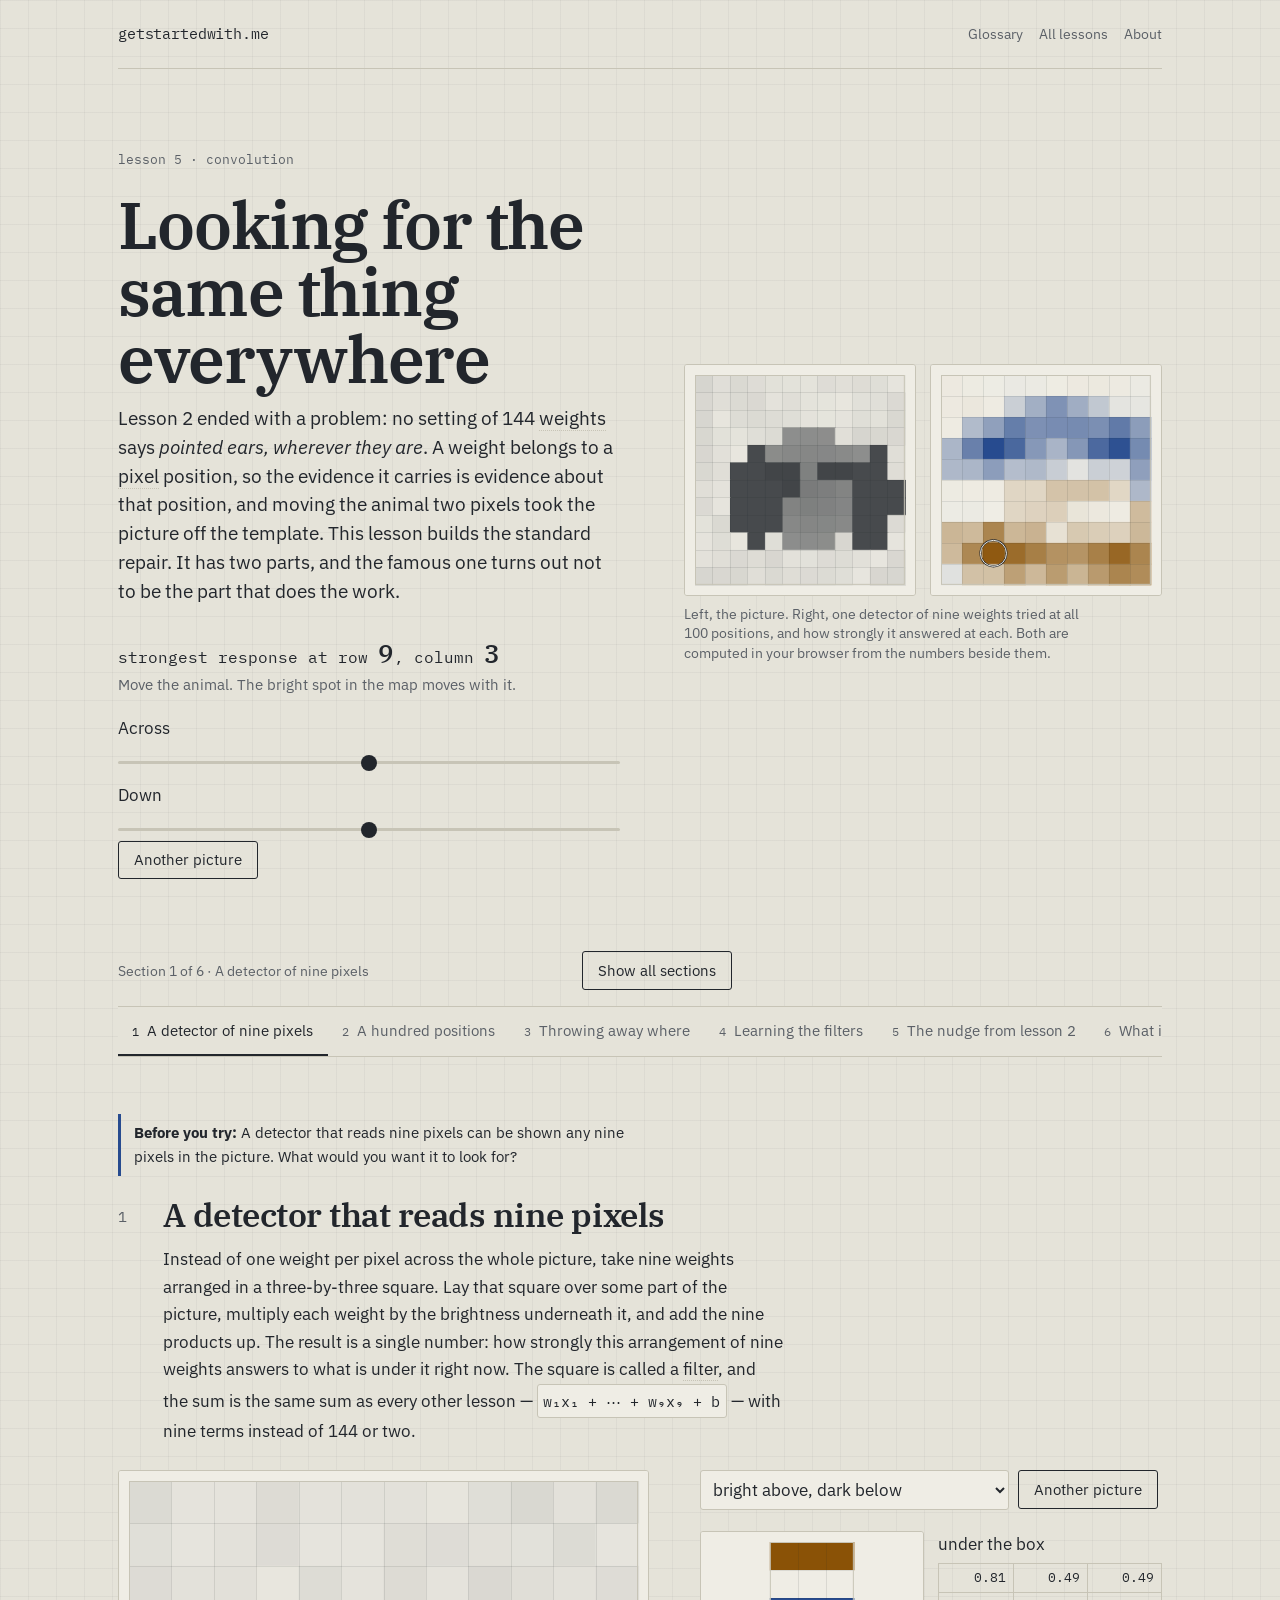
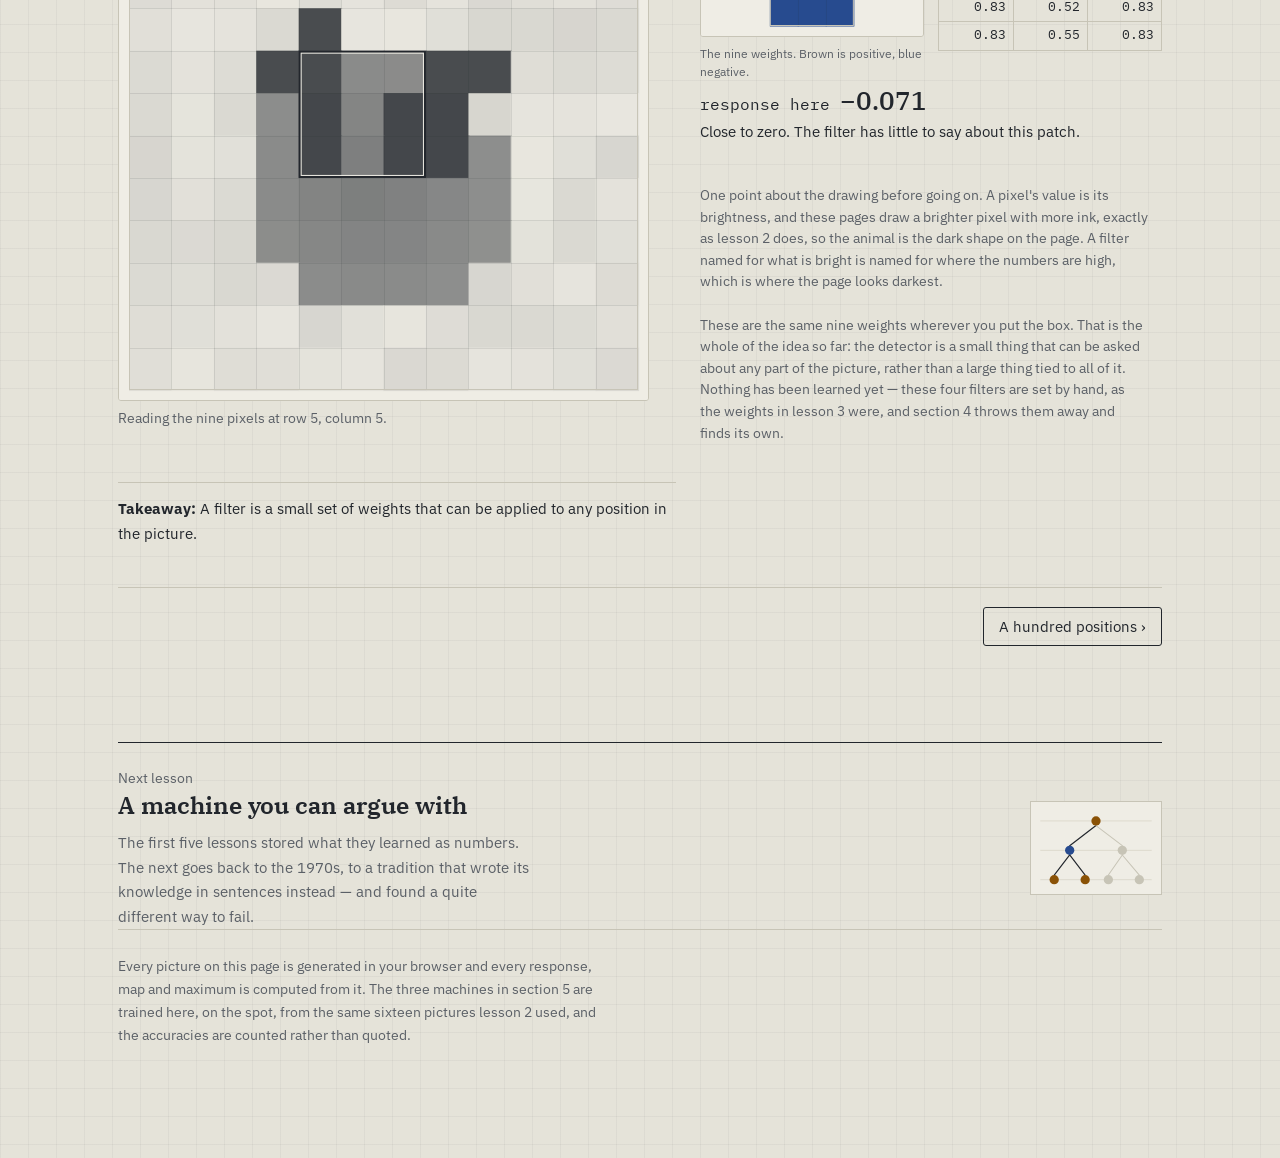
<file: lessons/conv.html>
<!DOCTYPE html>
<html lang="en">
<head>
<meta charset="utf-8">
<meta name="viewport" content="width=device-width, initial-scale=1">
<title>Looking for the same thing everywhere — getstartedwith.me</title>
<meta name="description" content="Lesson 2's template broke when the animal moved two pixels. A detector of nine weights, applied at every position, and the step that actually repairs the damage: discarding where it fired. Trained in your browser.">
<link rel="preconnect" href="https://fonts.googleapis.com">
<link rel="preconnect" href="https://fonts.gstatic.com" crossorigin>
<link href="https://fonts.googleapis.com/css2?family=IBM+Plex+Mono:wght@400;500&family=IBM+Plex+Sans:wght@400;500;600&family=IBM+Plex+Serif:wght@600&display=swap" rel="stylesheet">
<link rel="icon" href="../favicon.ico" sizes="32x32">
<link rel="icon" href="../favicon.svg" type="image/svg+xml">
<link rel="stylesheet" href="../assets/site.css">
<style>
/* this lesson's figures are a 12×12 picture, a 10×10 response map and a
   3×3 filter, so all three are pixel grids at very different scales; the
   painters come from animals.js and the sizes are set here */
canvas.pic{aspect-ratio:1/1}
canvas.map{aspect-ratio:1/1}
canvas.filt{aspect-ratio:1/1;height:104px}
canvas.curve{aspect-ratio:auto;height:250px}
canvas.bank{aspect-ratio:auto;height:112px}
.lamp{display:inline-grid;place-items:center;min-width:3.4em;padding:.1rem .5rem;margin-left:.55rem;
  font-family:var(--mono);font-size:.86rem;border:1px solid var(--rule);border-radius:2px;background:var(--field)}
.lamp.cat{background:var(--off);border-color:var(--off);color:var(--field)}
.lamp.dog{background:var(--on);border-color:var(--on);color:var(--field)}
.pair{display:grid;grid-template-columns:1fr 1fr;gap:.9rem}
.pair figcaption{margin-top:.4rem;font-size:.78rem}
@media (max-width:560px){.pair{grid-template-columns:1fr}}
.nine{font-family:var(--mono);font-size:.8rem;border-collapse:collapse;margin:.3rem 0 0}
.nine td{border:1px solid var(--rule);padding:.22rem .42rem;text-align:right;min-width:3.1em}
.comp{overflow-x:auto}
.comp table{border-collapse:collapse;font-family:var(--mono);font-size:.84rem;min-width:26rem}
.comp caption{text-align:left;font-family:var(--sans);font-size:.85rem;color:var(--ink-2);padding:0 0 .45rem}
.comp th,.comp td{border-bottom:1px solid rgba(199,196,182,.6);padding:.32rem .6rem;text-align:right;font-weight:400}
.comp th[scope=row],.comp thead th:first-child{text-align:left}
.comp thead th{color:var(--ink-2)}
.comp tr.nudged td,.comp tr.nudged th{background:rgba(138,82,6,.14)}
.count{font-family:var(--mono);font-size:.86rem;line-height:1.75;margin:.5rem 0 0;list-style:none;padding:0;max-width:23rem}
.count li{display:flex;justify-content:space-between;gap:1rem;border-bottom:1px solid rgba(199,196,182,.5);padding:.1rem 0}
.count .v{color:var(--ink)}
</style>
</head>
<body>
<main>

<div class="topbar">
  <a class="wordmark" href="../index.html">getstartedwith.me</a>
  <nav>
    <a class="away" href="../glossary.html" target="_blank" rel="noopener" title="Open the full glossary in a new tab">Glossary</a>
    <a class="away" href="../index.html">All lessons</a>
    <a class="away" href="../about.html">About</a>
  </nav>
</div>

<header class="hero">
  <div class="hero-grid">
    <div class="hero-text">
    <div class="hero-intro">
      <p class="kicker">lesson 5 · convolution</p>
      <h1>Looking for the same thing everywhere</h1>
      <p class="lede">Lesson 2 ended with a problem: no setting of 144 <a class="term" href="../glossary.html#weight">weights</a> says <em>pointed ears, wherever they are</em>. A weight belongs to a <a class="term" href="../glossary.html#pixel">pixel</a> position, so the evidence it carries is evidence about that position, and moving the animal two pixels took the picture off the template. This lesson builds the standard repair. It has two parts, and the famous one turns out not to be the part that does the work.</p>
    </div>
    <div class="hero-meta">
      <p class="readout" id="hero-read">strongest response at row <b>—</b>, column <b>—</b></p>
      <p class="msg" id="hero-msg">Move the animal. The bright spot in the map moves with it.</p>
      <div class="row">
        <label for="hero-dx">Across</label>
        <input type="range" id="hero-dx" min="-3" max="3" step="1" value="0">
        <label for="hero-dy">Down</label>
        <input type="range" id="hero-dy" min="-3" max="3" step="1" value="0">
      </div>
      <div class="row"><button class="btn" id="hero-next" type="button">Another picture</button></div>
    </div>
    </div>
    <figure class="hero-fig">
      <div class="pair">
        <div class="window"><canvas id="hero-pic" class="pic" role="img"
          aria-label="A twelve by twelve grayscale drawing of an animal, which moves when the two sliders are changed."></canvas></div>
        <div class="window"><canvas id="hero-map" class="map" role="img"
          aria-label="A ten by ten map of how strongly one nine-weight detector responded at each position in the picture. The brightest cell moves as the animal moves."></canvas></div>
      </div>
      <figcaption>Left, the picture. Right, one detector of nine weights tried at all 100 positions, and how strongly it answered at each. Both are computed in your browser from the numbers beside them.</figcaption>
    </figure>
  </div>
</header>

<div id="rail-top"></div>
<div class="rail" id="rail" role="tablist" aria-label="Sections"></div>

<section id="patch" class="panel" role="tabpanel" aria-labelledby="tab-patch">
  <p class="experiment-prompt"><strong>Before you try:</strong> A detector that reads nine pixels can be shown any nine pixels in the picture. What would you want it to look for?</p>
  <div class="sec-head">
    <div class="sec-num">1</div>
    <div>
      <h2>A detector that reads nine pixels</h2>
      <p>Instead of one weight per pixel across the whole picture, take nine weights arranged in a three-by-three square. Lay that square over some part of the picture, multiply each weight by the brightness underneath it, and add the nine products up. The result is a single number: how strongly this arrangement of nine weights answers to what is under it right now. The square is called a <a class="term" href="../glossary.html#filter">filter</a>, and the sum is the same sum as every other lesson — <span class="formula" style="display:inline-block;padding:.1rem .35rem">w₁x₁ + ⋯ + w₉x₉ + b</span> — with nine terms instead of 144 or two.</p>
    </div>
  </div>

  <div class="split wide-left">
    <figure>
      <div class="window"><canvas id="p-pic" class="pic drag-canvas" tabindex="0" role="img"
        aria-label="The twelve by twelve picture with a three by three box drawn on it. Click or use the arrow keys to move the box."></canvas></div>
      <figcaption id="p-cap">Click a spot, or use the arrow keys, to move the box.</figcaption>
    </figure>

    <div class="stack">
      <div class="row">
        <label class="vh" for="p-kind">Filter</label>
        <select id="p-kind">
          <option value="0">bright above, dark below</option>
          <option value="1">bright left, dark right</option>
          <option value="2">a bright spot in a dark surround</option>
          <option value="3">a bright edge leaning up to the right</option>
        </select>
        <button class="btn" id="p-new" type="button">Another picture</button>
      </div>

      <div class="pair">
        <figure>
          <div class="window"><canvas id="p-filt" class="filt" role="img"
            aria-label="The nine filter weights drawn as a three by three image, brown for positive and blue for negative."></canvas></div>
          <figcaption>The nine weights. Brown is positive, blue negative.</figcaption>
        </figure>
        <div>
          <p class="grouped" style="margin:0 0 .3rem">under the box</p>
          <table class="nine" id="p-patch"><tbody></tbody></table>
        </div>
      </div>

      <p class="readout" id="p-read">response here <b>—</b></p>
      <p class="msg" id="p-msg">The nine products, added up.</p>

      <p class="note">One point about the drawing before going on. A pixel's value is its brightness, and these pages draw a brighter pixel with more ink, exactly as lesson 2 does, so the animal is the dark shape on the page. A filter named for what is bright is named for where the numbers are high, which is where the page looks darkest.</p>

      <p class="note">These are the same nine weights wherever you put the box. That is the whole of the idea so far: the detector is a small thing that can be asked about any part of the picture, rather than a large thing tied to all of it. Nothing has been learned yet — these four filters are set by hand, as the weights in lesson 3 were, and section 4 throws them away and finds its own.</p>
    </div>
  </div>
  <p class="takeaway"><strong>Takeaway:</strong> A filter is a small set of weights that can be applied to any position in the picture.</p>
</section>

<section id="slide" class="panel" role="tabpanel" aria-labelledby="tab-slide">
  <p class="experiment-prompt"><strong>Before you try:</strong> If the picture moves two pixels to the right, what happens to the map of responses?</p>
  <div class="sec-head">
    <div class="sec-num">2</div>
    <div>
      <h2>Nine weights, a hundred positions</h2>
      <p>Now stop choosing a position and use every one. A three-by-three box fits into a twelve-by-twelve picture in 100 places, so the filter can be asked 100 questions and give 100 answers. Arrange those answers in the same layout as the positions they came from and you have a picture of your own: a map of where in the image this detector found what it was looking for. This is a <a class="term" href="../glossary.html#convolution">convolution</a>, and the map it produces is called a feature map.</p>
    </div>
  </div>

  <div class="split wide-left">
    <figure>
      <div class="pair">
        <div class="window"><canvas id="s-pic" class="pic" role="img"
          aria-label="The twelve by twelve picture, shifted by the amount set on the sliders."></canvas></div>
        <div class="window"><canvas id="s-map" class="map" role="img"
          aria-label="The ten by ten map of filter responses for the picture beside it."></canvas></div>
      </div>
      <figcaption>The picture and its map of responses. Shift the picture and the map shifts the same way.</figcaption>
    </figure>

    <div class="stack">
      <div class="row">
        <label class="vh" for="s-kind">Filter</label>
        <select id="s-kind">
          <option value="0">bright above, dark below</option>
          <option value="1">bright left, dark right</option>
          <option value="2">a bright spot in a dark surround</option>
          <option value="3">a bright edge leaning up to the right</option>
        </select>
      </div>
      <div class="row">
        <label for="s-dx">Across</label>
        <input type="range" id="s-dx" min="-3" max="3" step="1" value="0">
        <label for="s-dy">Down</label>
        <input type="range" id="s-dy" min="-3" max="3" step="1" value="0">
        <button class="btn" id="s-reset" type="button">Centre it</button>
      </div>

      <p class="readout" id="s-read">shifted 0 across, 0 down</p>
      <p class="msg" id="s-msg">The map carries the shift with it.</p>

      <ul class="count">
        <li><span>weights in lesson 2's template</span><span class="v">144</span></li>
        <li><span>weights in this filter</span><span class="v">9</span></li>
        <li><span>positions it is applied to</span><span class="v">100</span></li>
        <li><span>weights that involves</span><span class="v">9</span></li>
      </ul>

      <p class="note">Applying the filter at 100 positions does not cost 100 filters. There is one set of nine numbers and it is reused at every position, which is what <a class="term" href="../glossary.html#weight-sharing">weight sharing</a> means. The saving is real, but it is not the point, and section 5 measures what it is worth on its own. The interesting property is on the screen: the map moved with the picture. A template cannot do that, because a template has no map — it collapses everything to one number immediately.</p>
    </div>
  </div>
  <p class="takeaway"><strong>Takeaway:</strong> One filter applied everywhere turns a picture into a map of where it responded, and that map shifts when the picture does.</p>
</section>

<section id="pool" class="panel" role="tabpanel" aria-labelledby="tab-pool">
  <p class="experiment-prompt"><strong>Before you try:</strong> To answer <em>is there a pointed ear anywhere in this picture</em>, which do you need: the map, or one number taken from it?</p>
  <div class="sec-head">
    <div class="sec-num">3</div>
    <div>
      <h2>Keeping whether it fired, not where</h2>
      <p>The map still has a position for every answer, so a layer that reads the map position by position is back to caring where things are. The repair is to read it in a way that cannot tell. Take the largest value in the whole map and keep only that. The result says how strongly this detector responded anywhere in the picture, and says nothing whatever about where. This is <a class="term" href="../glossary.html#pooling">pooling</a>, and it is the step that buys the property lesson 2 lacked.</p>
    </div>
  </div>

  <div class="split wide-left">
    <figure>
      <div class="pair">
        <div class="window"><canvas id="m-pic" class="pic" role="img"
          aria-label="The twelve by twelve picture, shifted by the amount set on the sliders."></canvas></div>
        <div class="window"><canvas id="m-map" class="map" role="img"
          aria-label="The ten by ten response map with a marker on its single largest cell."></canvas></div>
      </div>
      <figcaption>The marker sits on the largest cell in the map. Shift the picture and watch which of the two numbers below changes.</figcaption>
    </figure>

    <div class="stack">
      <div class="row">
        <label class="vh" for="m-kind">Filter</label>
        <select id="m-kind">
          <option value="0">bright above, dark below</option>
          <option value="1">bright left, dark right</option>
          <option value="2">a bright spot in a dark surround</option>
          <option value="3">a bright edge leaning up to the right</option>
        </select>
      </div>
      <div class="row">
        <label for="m-dx">Across</label>
        <input type="range" id="m-dx" min="-3" max="3" step="1" value="0">
        <label for="m-dy">Down</label>
        <input type="range" id="m-dy" min="-3" max="3" step="1" value="0">
        <button class="btn" id="m-reset" type="button">Centre it</button>
      </div>

      <ul class="count">
        <li><span>largest response in the map</span><span class="v" id="m-val">—</span></li>
        <li><span>where that response was</span><span class="v" id="m-pos">—</span></li>
        <li><span>largest response before shifting</span><span class="v" id="m-val0">—</span></li>
        <li><span>change in it</span><span class="v" id="m-drift">—</span></li>
      </ul>
      <p class="msg" id="m-msg">Shift the picture and compare the first number with the third.</p>

      <p class="note">The position runs through its whole range as you move the slider and the value barely moves. That is the property being manufactured, and it is manufactured by throwing information away: after the maximum is taken, nothing downstream can recover where the detector fired, or whether it fired twice. Section 6 returns to what that costs.</p>

      <p class="cite">Kunihiko Fukushima, &ldquo;Neocognitron: A Self-organizing Neural Network Model for a Mechanism of Pattern Recognition Unaffected by Shift in Position,&rdquo; <em>Biological Cybernetics</em> 36 (1980), separates the two jobs into two kinds of cell: S-cells that apply the same detector at many positions, and C-cells above them that tolerate a shift in where the S-cells responded. The title names the property this section is after, and the architecture keeps the two ingredients apart, which is the distinction section 5 measures.</p>
    </div>
  </div>
  <p class="takeaway"><strong>Takeaway:</strong> Taking the largest response discards where the detector fired, which is what makes the answer survive a shift.</p>
</section>

<section id="train" class="panel" role="tabpanel" aria-labelledby="tab-train">
  <p class="experiment-prompt"><strong>Before you try:</strong> The four filters start as small random numbers. What should they end up looking for, given that the ears are the only thing telling these animals apart?</p>
  <div class="sec-head">
    <div class="sec-num">4</div>
    <div>
      <h2>Filling the filters in</h2>
      <p>The four filters in the previous sections were set by hand. They do not have to be. A filter is a short list of weights, the maximum is a function of those weights, and the verdict is a function of the maximum. So there is a chain from the error back to every one of the nine numbers, which is exactly what lesson 4 built. <a class="term" href="../glossary.html#backpropagation">Backpropagation</a> runs through a shared filter the same way it runs through anything else, with one difference: a weight used at 100 positions collects blame from all 100, so the corrections are added up before the weight moves.</p>
    </div>
  </div>

  <div class="split wide-left">
    <div class="stack">
      <figure>
        <div class="window"><canvas id="t-bank" class="bank" role="img"
          aria-label="Four three-by-three filters drawn side by side, brown for positive weights and blue for negative."></canvas></div>
        <figcaption>The four filters as they stand. Brown positive, blue negative, scaled to the largest weight in each.</figcaption>
      </figure>
      <figure>
        <div class="window"><canvas id="t-curve" class="curve" role="img"
          aria-label="A curve of total error against epoch for the training run."></canvas></div>
        <figcaption>Total squared error over the 16 training pictures, after each pass.</figcaption>
      </figure>
    </div>

    <div class="stack">
      <div class="row">
        <button class="btn" id="t-go" type="button">Train the network</button>
        <button class="btn" id="t-more" type="button">100 more epochs</button>
        <button class="btn" id="t-clear" type="button">Start over</button>
      </div>

      <p class="readout" id="t-read">untrained</p>
      <p class="msg" id="t-msg">Trains on the same 16 pictures lesson 2 used, and no others.</p>

      <ul class="count">
        <li><span>filters</span><span class="v">4</span></li>
        <li><span>weights in each</span><span class="v">9 and a bias</span></li>
        <li><span>weights reading the four maxima</span><span class="v">4 and a bias</span></li>
        <li><span>weights in total</span><span class="v">45</span></li>
        <li><span>weights in lesson 2's template</span><span class="v">145</span></li>
      </ul>

      <p class="note">Forty-five numbers against lesson 2's 145, trained on the same 16 pictures. Watch the four filters as the error falls: they do not arrive at anything as tidy as the hand-set ones, and several runs produce filters that look like nothing in particular while still scoring well. A filter is not required to be interpretable, and reading one as though it detects a namable thing is a guess about a picture, not a fact about the weights.</p>

      <p class="cite">Yann LeCun, Bernhard Boser, John Denker, Donnie Henderson, Richard Howard, Wayne Hubbard and Lawrence Jackel, &ldquo;Backpropagation Applied to Handwritten Zip Code Recognition,&rdquo; <em>Neural Computation</em> 1 (1989), trained shared filters by backpropagation on real handwritten digits, which is the combination this section runs: Fukushima's architecture with lesson 4's learning rule. Their network read 16×16 digits and was trained on thousands of them, not sixteen.</p>
    </div>
  </div>
  <p class="takeaway"><strong>Takeaway:</strong> A shared filter is trained like any other weight, with the corrections from every position it was used at added together.</p>
</section>

<section id="nudge" class="panel" role="tabpanel" aria-labelledby="tab-nudge">
  <p class="experiment-prompt"><strong>Before you try:</strong> Two ingredients went into this: sharing one filter across all positions, and discarding where it fired. Which of the two do you think repairs lesson 2's failure?</p>
  <div class="sec-head">
    <div class="sec-num">5</div>
    <div>
      <h2>The nudge from lesson 2</h2>
      <p>Lesson 2 broke its classifier by moving the animal two pixels. Here is the same nudge, applied to three machines trained on the same 16 pictures and tested on 80 they never saw. The first is lesson 2's template. The second is this lesson's network. The third is the one that settles the question: it has the shared filters and the feature maps, and it reads those maps position by position instead of taking the maximum. It is convolution with the pooling left out.</p>
    </div>
  </div>

  <div class="split wide-left">
    <figure>
      <div class="window"><canvas id="c-plot" class="curve" role="img"
        aria-label="Accuracy on held-out pictures plotted against how far the picture was shifted, for three machines: lesson 2's template, this lesson's network, and the same network with pooling removed."></canvas></div>
      <figcaption>Accuracy against shift distance, measured on 80 held-out pictures, at six offsets for each distance beyond zero. The dashed line is what guessing gives.</figcaption>
    </figure>

    <div class="stack">
      <div class="row">
        <button class="btn" id="c-go" type="button">Run the comparison</button>
      </div>
      <p class="readout" id="c-read">not run yet</p>
      <p class="msg" id="c-msg">Trains all three machines here, then measures each one at every shift.</p>

      <div class="comp"><table id="c-tab">
        <caption>Accuracy on held-out pictures, by how far the picture was moved.</caption>
        <thead><tr><th scope="col">shift</th><th scope="col">template</th><th scope="col">this lesson</th><th scope="col">sharing only</th></tr></thead>
        <tbody></tbody>
      </table></div>

      <p>Read the last column against the first. The machine with shared filters and no pooling has all the machinery this lesson is named for, and at a two-pixel shift it scores what lesson 2's template scores. Sharing the weights saved a great many parameters and bought almost no tolerance to movement. What bought the tolerance was the maximum — the step that makes the answer unable to depend on position, because it has discarded position.</p>

      <p class="note">This is one experiment on one kind of picture, and a single run is not the finding. Over twelve starting seeds the pooled network averaged 0.907 at a two-pixel shift, with runs between 0.823 and 0.944; the same network without pooling averaged 0.611, with runs between 0.525 and 0.692; lesson 2's template, which has no random start to vary, scores 0.610. The two ranges do not overlap at any seed, and the unpooled network's average finishes 0.001 above the template it was supposed to improve on.</p>
    </div>
  </div>
  <p class="takeaway"><strong>Takeaway:</strong> Weight sharing saves parameters; discarding position is what survives the shift. They are separate ideas and only one of them repairs lesson 2.</p>
</section>

<section id="limits" class="panel" role="tabpanel" aria-labelledby="tab-limits">
  <p class="experiment-prompt"><strong>Before you try:</strong> The network is now indifferent to where the animal is. Name a question about these pictures it has therefore made itself unable to answer.</p>
  <div class="sec-head">
    <div class="sec-num">6</div>
    <div>
      <h2>What it does not give you</h2>
      <p>Shifting is one transformation out of many, and the previous section bought tolerance to exactly that one and no other. Everything lesson 2 did to its classifier can be done here, and most of it still works.</p>
    </div>
  </div>

  <div class="split wide-left">
    <figure>
      <div class="pair">
        <div class="window"><canvas id="x-pic" class="pic" role="img"
          aria-label="A held-out picture with the chosen transformations applied to it."></canvas></div>
        <div class="window"><canvas id="x-map" class="map" role="img"
          aria-label="The strongest of the four learned feature maps for the picture beside it."></canvas></div>
      </div>
      <figcaption id="x-cap">A held-out picture and the strongest of the four learned maps.</figcaption>
    </figure>

    <div class="stack">
      <div class="row">
        <label for="x-dx">Across</label>
        <input type="range" id="x-dx" min="-3" max="3" step="1" value="0">
        <label for="x-dy">Down</label>
        <input type="range" id="x-dy" min="-3" max="3" step="1" value="0">
      </div>
      <div class="row">
        <label for="x-br">Brightness</label>
        <input type="range" id="x-br" min="0.3" max="1.6" step="0.1" value="1">
        <button class="btn" id="x-mir" type="button">Mirror</button>
        <button class="btn" id="x-inv" type="button">Invert</button>
        <button class="btn" id="x-reset" type="button">Reset</button>
      </div>

      <p class="readout" id="x-read">score on 80 held-out pictures <b>—</b></p>
      <p class="msg" id="x-msg">Train the network in section 4 first.</p>

      <p>Mirroring and inverting are not shifts, and nothing in this architecture was built to absorb them. Inverting is the worst of the three for the same reason it was in lesson 2: it flips the sign of every contribution, so a machine that was reliably right becomes reliably wrong. A convolutional network is not generally tolerant of change; it is tolerant of the one transformation that pooling was arranged to discard.</p>

      <p>Then the cost of the repair itself. The maximum keeps whether a detector fired and drops where, so any question whose answer depends on where has been made unanswerable by construction. <em>Are the ears above the eyes or beside them</em> is such a question, and it happens to be the distinction these two classes are built on. This network gets that right because each filter looks at a patch big enough to contain the answer locally, not because the architecture preserved the arrangement.</p>

      <p>A single pooled layer taking the maximum over the entire picture is the most extreme version of this trade. Real networks pool over small windows and stack several layers, so they keep coarse position and discard fine position. This page does not demonstrate that compromise.</p>

      <p>Last, the scale note. Four filters of nine weights on a twelve-by-twelve grid, trained on sixteen generated drawings, is not a small version of a modern vision model. The pictures are drawings this page generated, with the ears carrying all the information by construction, so a high score here is evidence about these drawings and not about photographs. What carries over is the pair of ideas and the order of their importance, which is what the previous section measured.</p>
    </div>
  </div>
  <p class="takeaway"><strong>Takeaway:</strong> Tolerance to shifting was bought deliberately, applies to shifting alone, and is paid for by discarding the position it discards.</p>
</section>

<a class="nextup" href="mycin.html">
  <div>
    <p class="lab">Next lesson</p>
    <span class="ttl">A machine you can argue with</span>
    <p class="say">The first five lessons stored what they learned as numbers. The next goes back to the 1970s, to a tradition that wrote its knowledge in sentences instead — and found a quite different way to fail.</p>
  </div>
  <svg viewBox="0 0 168 118" aria-hidden="true">
      <g stroke="#D7D4C7" stroke-width="1">
        <path d="M12 24H156M12 62H156M12 100H156"/>
      </g>
      <g stroke="#22262C" stroke-width="1.5" fill="none" stroke-linecap="round">
        <path d="M84 30 50 56"/><path d="M50 68 30 94"/><path d="M50 68 70 94"/>
      </g>
      <g stroke="#C7C4B6" stroke-width="1.3" fill="none" stroke-linecap="round">
        <path d="M84 30 118 56"/><path d="M118 68 100 94"/><path d="M118 68 140 94"/>
      </g>
      <g fill="#8A5206">
        <circle cx="84" cy="24" r="6"/><circle cx="30" cy="100" r="6"/><circle cx="70" cy="100" r="6"/>
      </g>
      <g fill="#C7C4B6">
        <circle cx="118" cy="62" r="6"/><circle cx="100" cy="100" r="6"/><circle cx="140" cy="100" r="6"/>
      </g>
      <circle cx="50" cy="62" r="6" fill="#274B8F"/>
  </svg>
</a>

<footer>
  <p>Every picture on this page is generated in your browser and every response, map and maximum is computed from it. The three machines in section 5 are trained here, on the spot, from the same sixteen pictures lesson 2 used, and the accuracies are counted rather than quoted.</p>
</footer>

</main>
<script src="../assets/glossary-data.js"></script>
<script src="../assets/lesson.js"></script>
<script src="../assets/animals.js"></script>
<script>
"use strict";

/* N, NP, BG, draw, makeSet, shift, mirror, expose, invert, paint, paintOne,
   shade, diverge and peak all come from animals.js, which lesson 2 shares. */

const F = 3, P = N - F + 1;       /* a 3×3 filter fits a 12×12 picture 100 ways */
const K = 4;                      /* filters in the trained network */
const LR = 0.5, EPOCHS = 300;

/* ---------------- the four hand-set filters ---------------- */

/* scaled so the nine magnitudes sum to one, which puts all four responses
   on the same footing and keeps the numbers readable */
function norm(a){
  let s = 0;
  for(const v of a) s += Math.abs(v);
  return Float64Array.from(a, v => v/s);
}
const HAND = [
  { name:"bright above, dark below",          w: norm([ 1, 1, 1,  0, 0, 0, -1,-1,-1]) },
  { name:"bright left, dark right",           w: norm([ 1, 0,-1,  1, 0,-1,  1, 0,-1]) },
  { name:"a bright spot in a dark surround",  w: norm([-1,-1,-1, -1, 8,-1, -1,-1,-1]) },
  { name:"a bright edge leaning up to the right", w: norm([ 0, 1, 1, -1, 0, 1, -1,-1, 0]) }
];

/* the filter laid over the picture at (i,j), nine products added up */
function respond(px, w, b, i, j){
  let s = b || 0;
  for(let di=0;di<F;di++) for(let dj=0;dj<F;dj++)
    s += w[di*F+dj] * px[(i+di)*N + (j+dj)];
  return s;
}

/* every position, arranged in the layout of the positions it came from */
function convolve(px, w, b){
  const m = new Float64Array(P*P);
  for(let i=0;i<P;i++) for(let j=0;j<P;j++) m[i*P+j] = respond(px, w, b, i, j);
  return m;
}

function largest(m){
  let v = -Infinity, at = 0;
  for(let k=0;k<m.length;k++) if(m[k] > v){ v = m[k]; at = k; }
  return { v:v, i:(at/P)|0, j:at%P, at:at };
}

/* ---------------- the network ---------------- */

/* sig, the logistic squash of lesson 4, comes from lesson.js */

/* mode "max" pools; mode "pos" reads the maps position by position, which is
   this lesson's machinery with the pooling step removed */
function makeNet(seed, mode){
  const r = rng(seed);
  return {
    mode: mode || "max",
    f:  Array.from({length:K}, () => Float64Array.from({length:F*F}, () => (r()-0.5)*1.2)),
    fb: new Float64Array(K),
    v:  mode === "pos" ? Float64Array.from({length:K*P*P}, () => (r()-0.5)*0.4)
                       : Float64Array.from({length:K},     () => (r()-0.5)*1.2),
    b: 0, epochs: 0, trace: [], trained: false
  };
}

function forward(net, x){
  const act = [];
  for(let k=0;k<K;k++){
    const a = new Float64Array(P*P);
    for(let i=0;i<P;i++) for(let j=0;j<P;j++) a[i*P+j] = sig(respond(x, net.f[k], net.fb[k], i, j));
    act.push(a);
  }
  let z = net.b;
  const pool = new Float64Array(K), arg = new Int32Array(K);
  if(net.mode === "pos"){
    for(let k=0;k<K;k++) for(let q=0;q<P*P;q++) z += net.v[k*P*P+q]*act[k][q];
  } else {
    for(let k=0;k<K;k++){
      const top = largest(act[k]);
      pool[k] = top.v; arg[k] = top.at;
      z += net.v[k]*pool[k];
    }
  }
  return { act:act, pool:pool, arg:arg, z:z, y:sig(z) };
}

const says = (net, x) => forward(net, x).y >= 0.5 ? 1 : 0;

/* one example, one correction; the shared weights collect blame from every
   position they were used at before they move */
function learn(net, x, t, lr){
  const o = forward(net, x);
  const dz = (o.y - t) * o.y * (1-o.y);
  const dAct = Array.from({length:K}, () => new Float64Array(P*P));
  if(net.mode === "pos"){
    for(let k=0;k<K;k++) for(let q=0;q<P*P;q++){
      dAct[k][q] = dz*net.v[k*P*P+q];
      net.v[k*P*P+q] -= lr*dz*o.act[k][q];
    }
  } else {
    for(let k=0;k<K;k++){
      dAct[k][o.arg[k]] = dz*net.v[k];        /* only the winning position */
      net.v[k] -= lr*dz*o.pool[k];
    }
  }
  net.b -= lr*dz;
  for(let k=0;k<K;k++){
    const g = new Float64Array(F*F);
    let gb = 0;
    for(let q=0;q<P*P;q++){
      const d = dAct[k][q];
      if(d === 0) continue;
      const a = o.act[k][q], ds = d*a*(1-a);
      const i = (q/P)|0, j = q%P;
      for(let di=0;di<F;di++) for(let dj=0;dj<F;dj++) g[di*F+dj] += ds*x[(i+di)*N+(j+dj)];
      gb += ds;
    }
    for(let q=0;q<F*F;q++) net.f[k][q] -= lr*g[q];
    net.fb[k] -= lr*gb;
  }
  return (o.y-t)*(o.y-t);
}

function epoch(net, set, lr){
  let e = 0;
  for(const d of set) e += learn(net, d.x, d.y, lr);
  net.epochs++;
  net.trace.push(e);
  net.trained = true;
  return e;
}

/* ---------------- lesson 2's machine, for the comparison ---------------- */

/* the rule from lesson 1, restated here so section 5 can measure the same
   template lesson 2 trains; scripts/test-math.cjs checks the two agree */
const TLR = 0.08;
function trainTemplate(set){
  const w = new Float64Array(NP);
  let b = 0;
  for(let pass=0; pass<400; pass++){
    let errs = 0;
    for(const d of set){
      let s = b;
      for(let k=0;k<NP;k++) s += w[k]*d.x[k];
      const y = s >= 0 ? 1 : 0;
      if(y === d.y) continue;
      const e = d.y - y;
      for(let k=0;k<NP;k++) w[k] += TLR*e*d.x[k];
      b += TLR*e;
      errs++;
    }
    if(errs === 0) break;
  }
  return { w:w, b:b };
}
function templateSays(t, x){
  let s = t.b;
  for(let k=0;k<NP;k++) s += t.w[k]*x[k];
  return s >= 0 ? 1 : 0;
}

/* ---------------- the data ---------------- */

/* lesson 2's own sixteen training pictures, from the same seeds, so the
   two lessons are comparing architectures and not datasets */
const TRAIN = makeSet(8, 1);
const TEST  = makeSet(40, 9000);          /* held out: a disjoint seed range */

/* six offsets at each distance, so no single direction decides the result */
const OFFSETS = d => d === 0 ? [[0,0]] : [[d,0],[-d,0],[0,d],[0,-d],[d,d],[-d,-d]];

function scoreAt(judge, d){
  const offs = OFFSETS(d);
  let n = 0;
  for(const [dx,dy] of offs) for(const t of TEST) if(judge(shift(t.x,dx,dy)) === t.y) n++;
  return n/(offs.length*TEST.length);
}

const MODEL = makeNet(1, "max");

/* ---------------- painting ---------------- */

const el = id => document.getElementById(id);

/* any square grid of numbers, signed or not, filling a box */
function cells(g, a, n, x0, y0, side, opts){
  opts = opts || {};
  const c = side/n, sc = opts.signed ? peak(a) : 1;
  for(let i=0;i<n;i++) for(let j=0;j<n;j++){
    g.fillStyle = opts.signed ? diverge(a[i*n+j]/sc) : shade(a[i*n+j]);
    g.fillRect(x0 + j*c, y0 + i*c, Math.ceil(c)+0.5, Math.ceil(c)+0.5);
  }
  if(opts.grid !== false && c > 7){
    g.strokeStyle = "rgba(34,38,44,.10)"; g.lineWidth = 1;
    g.beginPath();
    for(let k=1;k<n;k++){
      g.moveTo(Math.round(x0+k*c)+.5, y0); g.lineTo(Math.round(x0+k*c)+.5, y0+side);
      g.moveTo(x0, Math.round(y0+k*c)+.5); g.lineTo(x0+side, Math.round(y0+k*c)+.5);
    }
    g.stroke();
  }
  g.strokeStyle = C.rule; g.lineWidth = 1;
  g.strokeRect(x0+.5, y0+.5, side-1, side-1);
}

/* one grid centred in its own canvas, like paintOne but for any size */
function gridOne(p, a, n, opts){
  const g = p.ctx;
  g.clearRect(0,0,p.w,p.h);
  g.fillStyle = C.field; g.fillRect(0,0,p.w,p.h);
  const pad = 10, side = Math.min(p.w, p.h) - 2*pad;
  /* a canvas in a hidden panel measures zero, which would make every
     length here negative; draw nothing and let the panelshow redraw do it */
  if(side < n) return { x0:0, y0:0, side:0, c:0 };
  const x0 = (p.w-side)/2, y0 = (p.h-side)/2;
  cells(g, a, n, x0, y0, side, opts);
  return { x0:x0, y0:y0, side:side, c:side/n };
}

/* the box showing which nine pixels the filter is reading */
function outline(g, box, i, j, span){
  if(box.c <= 0) return;
  g.strokeStyle = C.ink; g.lineWidth = 2;
  g.strokeRect(box.x0 + j*box.c + 1, box.y0 + i*box.c + 1, span*box.c - 2, span*box.c - 2);
  g.strokeStyle = C.field; g.lineWidth = 1;
  g.strokeRect(box.x0 + j*box.c + 2.5, box.y0 + i*box.c + 2.5, span*box.c - 5, span*box.c - 5);
}

/* a ring on the winning cell of a response map */
function marker(g, box, i, j){
  if(box.c <= 0) return;
  const x = box.x0 + (j+0.5)*box.c, y = box.y0 + (i+0.5)*box.c;
  g.strokeStyle = C.ink; g.lineWidth = 2;
  g.beginPath(); g.arc(x, y, box.c*0.62, 0, 6.284); g.stroke();
  g.strokeStyle = C.field; g.lineWidth = 1;
  g.beginPath(); g.arc(x, y, box.c*0.62, 0, 6.284); g.stroke();
}

/* the four filters in a row */
function paintBank(p, net){
  const g = p.ctx;
  g.clearRect(0,0,p.w,p.h);
  g.fillStyle = C.field; g.fillRect(0,0,p.w,p.h);
  const gap = 16, pad = 10;
  const side = Math.min((p.w - 2*pad - (K-1)*gap)/K, p.h - 2*pad - 16);
  if(side < F) return;                       /* hidden panel: nothing to measure yet */
  const ox = (p.w - (K*side + (K-1)*gap))/2, oy = (p.h - side - 16)/2;
  g.font = '400 10px "IBM Plex Mono", monospace';
  g.textAlign = "center"; g.textBaseline = "top";
  for(let k=0;k<K;k++){
    const x = ox + k*(side+gap);
    cells(g, net.f[k], F, x, oy, side, { signed:true });
    g.fillStyle = C.ink2;
    g.fillText("filter " + (k+1), x + side/2, oy + side + 4);
  }
}

function setLamp(elm, cls){
  elm.className = "lamp " + (cls === 1 ? "dog" : "cat");
  elm.textContent = cls === 1 ? "dog" : "cat";
}

/* ============================ hero ============================ */

(function hero(){
  const pp = Plot(el("hero-pic"), [0,1,0,1]), pm = Plot(el("hero-map"), [0,1,0,1]);
  const read = el("hero-read"), msg = el("hero-msg");
  const dx = el("hero-dx"), dy = el("hero-dy");
  let seed = 31000, base = draw(1, seed);

  function render(){
    const x = shift(base, +dx.value, +dy.value);
    const m = convolve(x, HAND[0].w, 0);
    const top = largest(m);
    paintOne(pp, x);
    const box = gridOne(pm, m, P, { signed:true });
    marker(pm.ctx, box, top.i, top.j);
    read.innerHTML = "strongest response at row <b>" + (top.i+1) + "</b>, column <b>" + (top.j+1) + "</b>";
    const moved = (+dx.value !== 0 || +dy.value !== 0);
    msg.textContent = moved
      ? "The animal moved and the bright cell moved with it, by the same amount."
      : "Move the animal. The bright spot in the map moves with it.";
  }

  [dx,dy].forEach(s => s.addEventListener("input", render));
  el("hero-next").addEventListener("click", () => {
    seed += 13;
    base = draw(seed % 2, seed);
    render();
  });

  redraws.push(() => { pp.fit(); pm.fit(); render(); });
  render();
})();

/* ==================== 1 · a detector of nine pixels ==================== */

(function patch(){
  const pp = Plot(el("p-pic"), [0,1,0,1]), pf = Plot(el("p-filt"), [0,1,0,1]);
  const kind = el("p-kind"), read = el("p-read"), msg = el("p-msg");
  const cap = el("p-cap"), body = el("p-patch").querySelector("tbody");
  let seed = 21000, px = draw(0, seed), i = 4, j = 4;

  function render(){
    const w = HAND[+kind.value].w;
    const box = gridOne(pp, px, N);
    outline(pp.ctx, box, i, j, F);
    gridOne(pf, w, F, { signed:true });

    const rows = [];
    for(let a=0;a<F;a++){
      const tds = [];
      for(let b=0;b<F;b++) tds.push("<td>" + num(px[(i+a)*N + (j+b)], 2) + "</td>");
      rows.push("<tr>" + tds.join("") + "</tr>");
    }
    body.innerHTML = rows.join("");

    const r = respond(px, w, 0, i, j);
    read.innerHTML = "response here <b>" + num(r, 3) + "</b>";
    msg.textContent = r > 0.12 ? "A strong answer: what is under the box looks like what the filter is looking for."
      : r < -0.12 ? "Strongly negative: what is under the box is the opposite arrangement."
      : "Close to zero. The filter has little to say about this patch.";
    msg.classList.add("hit");
    cap.textContent = "Reading the nine pixels at row " + (i+1) + ", column " + (j+1) + ".";
  }

  el("p-pic").addEventListener("click", ev => {
    const box = gridOne(pp, px, N);
    const r = el("p-pic").getBoundingClientRect();
    const cx = (ev.clientX - r.left) * (pp.w/r.width), cy = (ev.clientY - r.top) * (pp.h/r.height);
    j = clamp(Math.floor((cx - box.x0)/box.c), 0, P-1);
    i = clamp(Math.floor((cy - box.y0)/box.c), 0, P-1);
    render();
  });
  el("p-pic").addEventListener("keydown", ev => {
    const d = { ArrowLeft:[0,-1], ArrowRight:[0,1], ArrowUp:[-1,0], ArrowDown:[1,0] }[ev.key];
    if(!d) return;
    ev.preventDefault();
    i = clamp(i + d[0], 0, P-1); j = clamp(j + d[1], 0, P-1);
    render();
  });
  kind.addEventListener("change", render);
  el("p-new").addEventListener("click", () => {
    seed += 11; px = draw(seed % 2, seed); render();
  });

  redraws.push(() => { pp.fit(); pf.fit(); render(); });
  render();
})();

/* ==================== 2 · a hundred positions ==================== */

(function slide(){
  const pp = Plot(el("s-pic"), [0,1,0,1]), pm = Plot(el("s-map"), [0,1,0,1]);
  const kind = el("s-kind"), dx = el("s-dx"), dy = el("s-dy");
  const read = el("s-read"), msg = el("s-msg");
  const base = draw(0, 22000);

  function render(){
    const x = shift(base, +dx.value, +dy.value);
    const m = convolve(x, HAND[+kind.value].w, 0);
    paintOne(pp, x);
    gridOne(pm, m, P, { signed:true });
    read.textContent = "shifted " + (+dx.value) + " across, " + (+dy.value) + " down";
    const moved = (+dx.value !== 0 || +dy.value !== 0);
    msg.textContent = moved
      ? "Every response in the map is the same number as before, computed at a position that moved with the picture."
      : "The map carries the shift with it.";
    msg.classList.add("hit");
  }

  [kind,dx,dy].forEach(s => s.addEventListener("input", render));
  el("s-reset").addEventListener("click", () => { dx.value = 0; dy.value = 0; render(); });

  redraws.push(() => { pp.fit(); pm.fit(); render(); });
  render();
})();

/* ==================== 3 · keeping whether it fired ==================== */

(function pool(){
  const pp = Plot(el("m-pic"), [0,1,0,1]), pm = Plot(el("m-map"), [0,1,0,1]);
  const kind = el("m-kind"), dx = el("m-dx"), dy = el("m-dy");
  const base = draw(0, 23000);

  function render(){
    const w = HAND[+kind.value].w;
    const x = shift(base, +dx.value, +dy.value);
    const m = convolve(x, w, 0);
    const top = largest(m), home = largest(convolve(base, w, 0));
    paintOne(pp, x);
    const box = gridOne(pm, m, P, { signed:true });
    marker(pm.ctx, box, top.i, top.j);

    el("m-val").textContent = num(top.v, 3);
    el("m-pos").textContent = "row " + (top.i+1) + ", column " + (top.j+1);
    el("m-val0").textContent = num(home.v, 3);
    const drift = top.v - home.v;
    el("m-drift").textContent = signed(drift, 3);
    const moved = (+dx.value !== 0 || +dy.value !== 0);
    const jump = (top.i !== home.i || top.j !== home.j);
    el("m-msg").textContent = !moved ? "Shift the picture and compare the first number with the third."
      : jump && Math.abs(drift) < 0.02
        ? "The position moved and the value did not. That is the whole of what pooling provides."
      : jump ? "The position moved and the value moved a little: near the edge some of the picture is shifted out of the frame."
      : "The largest response is still in the same place; this shift did not move the part of the picture it was answering to.";
    el("m-msg").classList.add("hit");
  }

  [kind,dx,dy].forEach(s => s.addEventListener("input", render));
  el("m-reset").addEventListener("click", () => { dx.value = 0; dy.value = 0; render(); });

  redraws.push(() => { pp.fit(); pm.fit(); render(); });
  render();
})();

/* ==================== 4 · filling the filters in ==================== */

(function train(){
  const pb = Plot(el("t-bank"), [0,1,0,1]), pc = Plot(el("t-curve"), [0,1,0,1]);
  const read = el("t-read"), msg = el("t-msg"), section = el("train");
  const seed = batchControls("train", 1);

  function curve(){
    const t = MODEL.trace;
    const p = pc;
    const hi = t.length ? Math.max(...t) : 4;
    p.view = [0, Math.max(t.length, 10), 0, Math.max(hi, 0.5)];
    p.fit();
    field(p, "epoch", "total squared error");
    if(t.length < 2) return;
    const g = p.ctx;
    g.strokeStyle = C.on; g.lineWidth = 1.8;
    g.beginPath();
    t.forEach((v,k) => k ? g.lineTo(p.X(k), p.Y(v)) : g.moveTo(p.X(k), p.Y(v)));
    g.stroke();
  }

  function render(){
    paintBank(pb, MODEL);
    curve();
    if(!MODEL.trained){
      read.textContent = "untrained";
      msg.textContent = "Trains on the same 16 pictures lesson 2 used, and no others.";
      return;
    }
    let n = 0;
    for(const d of TRAIN) if(says(MODEL, d.x) === d.y) n++;
    let h = 0;
    for(const d of TEST) if(says(MODEL, d.x) === d.y) h++;
    read.textContent = MODEL.epochs + " epochs · " + n + " of 16 training pictures right · "
      + h + " of " + TEST.length + " held out";
    msg.textContent = MODEL.trace[MODEL.trace.length-1] < 0.1
      ? "The error is near zero and the filters have stopped changing much."
      : "Still moving. More epochs will lower the error further.";
    msg.classList.add("hit");
    figureTable("t-curve", "Total squared error over the 16 training pictures, by epoch.",
      ["epoch","total squared error"],
      MODEL.trace.map((v,k) => [k+1, num(v,3)]).filter((r,k) =>
        k % Math.max(1, Math.ceil(MODEL.trace.length/40)) === 0));
  }

  async function run(count, fresh){
    const s = seed.get();
    if(s === null) return;
    if(fresh){
      const n = makeNet(s, "max");
      MODEL.f = n.f; MODEL.fb = n.fb; MODEL.v = n.v; MODEL.b = n.b;
      MODEL.epochs = 0; MODEL.trace = []; MODEL.trained = false;
    }
    await runChunks(section, count, () => epoch(MODEL, TRAIN, LR), () => {});
    render();
    announce("Training finished at " + MODEL.epochs + " epochs.");
  }

  el("t-go").addEventListener("click", () => run(EPOCHS, true));
  el("t-more").addEventListener("click", () => run(100, !MODEL.trained));
  el("t-clear").addEventListener("click", () => {
    const n = makeNet(seed.get() || 1, "max");
    MODEL.f = n.f; MODEL.fb = n.fb; MODEL.v = n.v; MODEL.b = n.b;
    MODEL.epochs = 0; MODEL.trace = []; MODEL.trained = false;
    render();
  });

  redraws.push(() => { pb.fit(); render(); });
  render();
})();

/* ==================== 5 · the nudge from lesson 2 ==================== */

(function nudge(){
  const p = Plot(el("c-plot"), [0,3,0.30,1.12]);   /* headroom above and below for labels */
  const read = el("c-read"), msg = el("c-msg"), section = el("nudge");
  const body = el("c-tab").querySelector("tbody");
  const DIST = [0,1,2,3];
  /* this section trains its own three machines rather than borrowing
     section 4's, so all three get the same pictures, the same seed and the
     same number of epochs, and the only difference left is the architecture */
  let rows = null;

  const STYLE = [
    { name:"lesson 2's template", color:C.ink2, dash:[5,4] },
    { name:"this lesson",         color:C.on,   dash:[] },
    { name:"sharing only",        color:C.off,  dash:[2,3] }
  ];

  function render(){
    p.fit();
    field(p, "px", "accuracy");   /* field draws xlab in 26px; the figcaption carries the rest */
    const g = p.ctx;
    g.save();
    g.setLineDash([3,3]); g.strokeStyle = C.grid; g.lineWidth = 1;
    g.beginPath(); g.moveTo(p.X(0), p.Y(0.5)); g.lineTo(p.X(3), p.Y(0.5)); g.stroke();
    g.restore();
    g.font = '400 10px "IBM Plex Mono", monospace';
    g.fillStyle = C.ink2; g.textAlign = "left"; g.textBaseline = "middle";
    g.fillText("guessing", p.X(0.06), p.Y(0.5) - 9);   /* left: every curve is high here */
    if(!rows) return;
    STYLE.forEach((st, s) => {
      g.save();
      g.strokeStyle = st.color; g.lineWidth = s === 1 ? 2.4 : 1.6; g.setLineDash(st.dash);
      g.beginPath();
      DIST.forEach((d,k) => k ? g.lineTo(p.X(d), p.Y(rows[k][s])) : g.moveTo(p.X(d), p.Y(rows[k][s])));
      g.stroke();
      g.restore();
      DIST.forEach((d,k) => {
        g.fillStyle = st.color;
        g.beginPath(); g.arc(p.X(d), p.Y(rows[k][s]), 3, 0, 6.284); g.fill();
      });
    });
    /* legend in the lower left, which no curve reaches */
    g.textAlign = "left"; g.textBaseline = "middle";
    STYLE.forEach((st, s) => {
      const y = p.Y(0.345) - (STYLE.length-1-s)*15, x = p.X(0.1);
      g.save();
      g.strokeStyle = st.color; g.lineWidth = s === 1 ? 2.4 : 1.6; g.setLineDash(st.dash);
      g.beginPath(); g.moveTo(x, y); g.lineTo(x+26, y); g.stroke();
      g.restore();
      g.fillStyle = st.color;
      g.fillText(st.name, x+32, y);
    });
  }

  async function run(){
    const netMax = makeNet(7, "max"), netPos = makeNet(7, "pos");
    let tpl = null;
    read.textContent = "training three machines";
    const ok = await runChunks(section, EPOCHS*2 + 1, i => {
      if(i === 0) tpl = trainTemplate(TRAIN);
      else if(i <= EPOCHS) epoch(netMax, TRAIN, LR);
      else epoch(netPos, TRAIN, LR);
    }, (done,count) => { read.textContent = "training three machines · " + Math.round(100*done/count) + "%"; });
    if(!ok) return;
    read.textContent = "measuring";
    rows = DIST.map(d => [
      scoreAt(x => templateSays(tpl, x), d),
      scoreAt(x => says(netMax, x), d),
      scoreAt(x => says(netPos, x), d)
    ]);
    body.innerHTML = DIST.map((d,k) =>
      "<tr" + (d === 2 ? ' class="nudged"' : "") + "><th scope=\"row\">" + d + " px</th>"
      + rows[k].map(v => "<td>" + num(v,3) + "</td>").join("") + "</tr>").join("");
    figureTable("c-plot", "Accuracy on 80 held-out pictures, by shift distance.",
      ["shift","lesson 2's template","this lesson","sharing only"],
      DIST.map((d,k) => [d + " px"].concat(rows[k].map(v => num(v,3)))));
    const gap = rows[2][1] - rows[2][2];
    read.textContent = "at two pixels: template " + num(rows[2][0],3)
      + ", this lesson " + num(rows[2][1],3) + ", sharing only " + num(rows[2][2],3);
    msg.textContent = gap > 0.15
      ? "Pooling is worth " + num(gap,3) + " at two pixels. Sharing the filters, on its own, is worth "
        + num(rows[2][2] - rows[2][0],3) + "."
      : "This run came out closer than usual; run it again, or read the note below on how much these numbers move.";
    msg.classList.add("hit");
    render();
    announce("Comparison finished.");
  }

  el("c-go").addEventListener("click", run);
  redraws.push(render);
  render();
})();

/* ==================== 6 · what it does not give you ==================== */

(function limits(){
  const pp = Plot(el("x-pic"), [0,1,0,1]), pm = Plot(el("x-map"), [0,1,0,1]);
  const dx = el("x-dx"), dy = el("x-dy"), br = el("x-br");
  const read = el("x-read"), msg = el("x-msg"), cap = el("x-cap");
  let mirOn = false, invOn = false, seed = 24000, cls = 0;
  let base = draw(cls, seed);

  const apply = px => {
    let o = shift(px, +dx.value, +dy.value);
    if(mirOn) o = mirror(o);
    if(invOn) o = invert(o);
    if(+br.value !== 1) o = expose(o, +br.value);
    return o;
  };

  function render(){
    const x = apply(base);
    paintOne(pp, x);
    if(!MODEL.trained){
      gridOne(pm, new Float64Array(P*P), P, { signed:true });
      read.innerHTML = "score on 80 held-out pictures <b>—</b>";
      msg.textContent = "Train the network in section 4 first; there is nothing to measure until then.";
      cap.textContent = "The network is untrained, so its maps are empty.";
      return;
    }
    const o = forward(MODEL, x);
    let best = 0;
    for(let k=1;k<K;k++) if(o.pool[k] > o.pool[best]) best = k;
    const box = gridOne(pm, o.act[best], P, { signed:true });
    marker(pm.ctx, box, (o.arg[best]/P)|0, o.arg[best]%P);

    let n = 0;
    for(const d of TEST) if(says(MODEL, apply(d.x)) === d.y) n++;
    const acc = n/TEST.length;
    read.innerHTML = "score on 80 held-out pictures <b>" + n + "</b> of " + TEST.length;
    const touched = (+dx.value !== 0 || +dy.value !== 0 || mirOn || invOn || +br.value !== 1);
    const onlyShift = touched && !mirOn && !invOn && +br.value === 1;
    msg.textContent =
      invOn ? "Inverting flips the sign of every contribution, so the machine is now reliably wrong rather than merely confused." :
      !touched ? "Nothing changed yet." :
      onlyShift && acc >= 0.85 ? "Moved, and it barely noticed. This is the one transformation the architecture was arranged to absorb." :
      acc >= 0.85 ? "This one it survives, though nothing in the architecture guaranteed that it would." :
      acc >= 0.65 ? "Slipping. Pooling has nothing to say about this transformation." :
      "Down to roughly what guessing would give you, on pictures that are still perfectly legible to you.";
    msg.classList.add("hit");
    cap.textContent = "Filter " + (best+1) + " answered most strongly; the ring marks where.";
  }

  [dx,dy,br].forEach(s => s.addEventListener("input", render));
  el("x-mir").addEventListener("click", () => { mirOn = !mirOn; render(); });
  el("x-inv").addEventListener("click", () => { invOn = !invOn; render(); });
  el("x-reset").addEventListener("click", () => {
    dx.value = 0; dy.value = 0; br.value = 1; mirOn = false; invOn = false; render();
  });
  document.addEventListener("panelshow", e => { if(e.detail === "limits") render(); });

  redraws.push(() => { pp.fit(); pm.fit(); render(); });
  render();
})();

initPanels([
  ["patch","A detector of nine pixels"], ["slide","A hundred positions"],
  ["pool","Throwing away where"], ["train","Learning the filters"],
  ["nudge","The nudge from lesson 2"], ["limits","What it does not give"]
]);
</script>
</body>
</html>
</file>
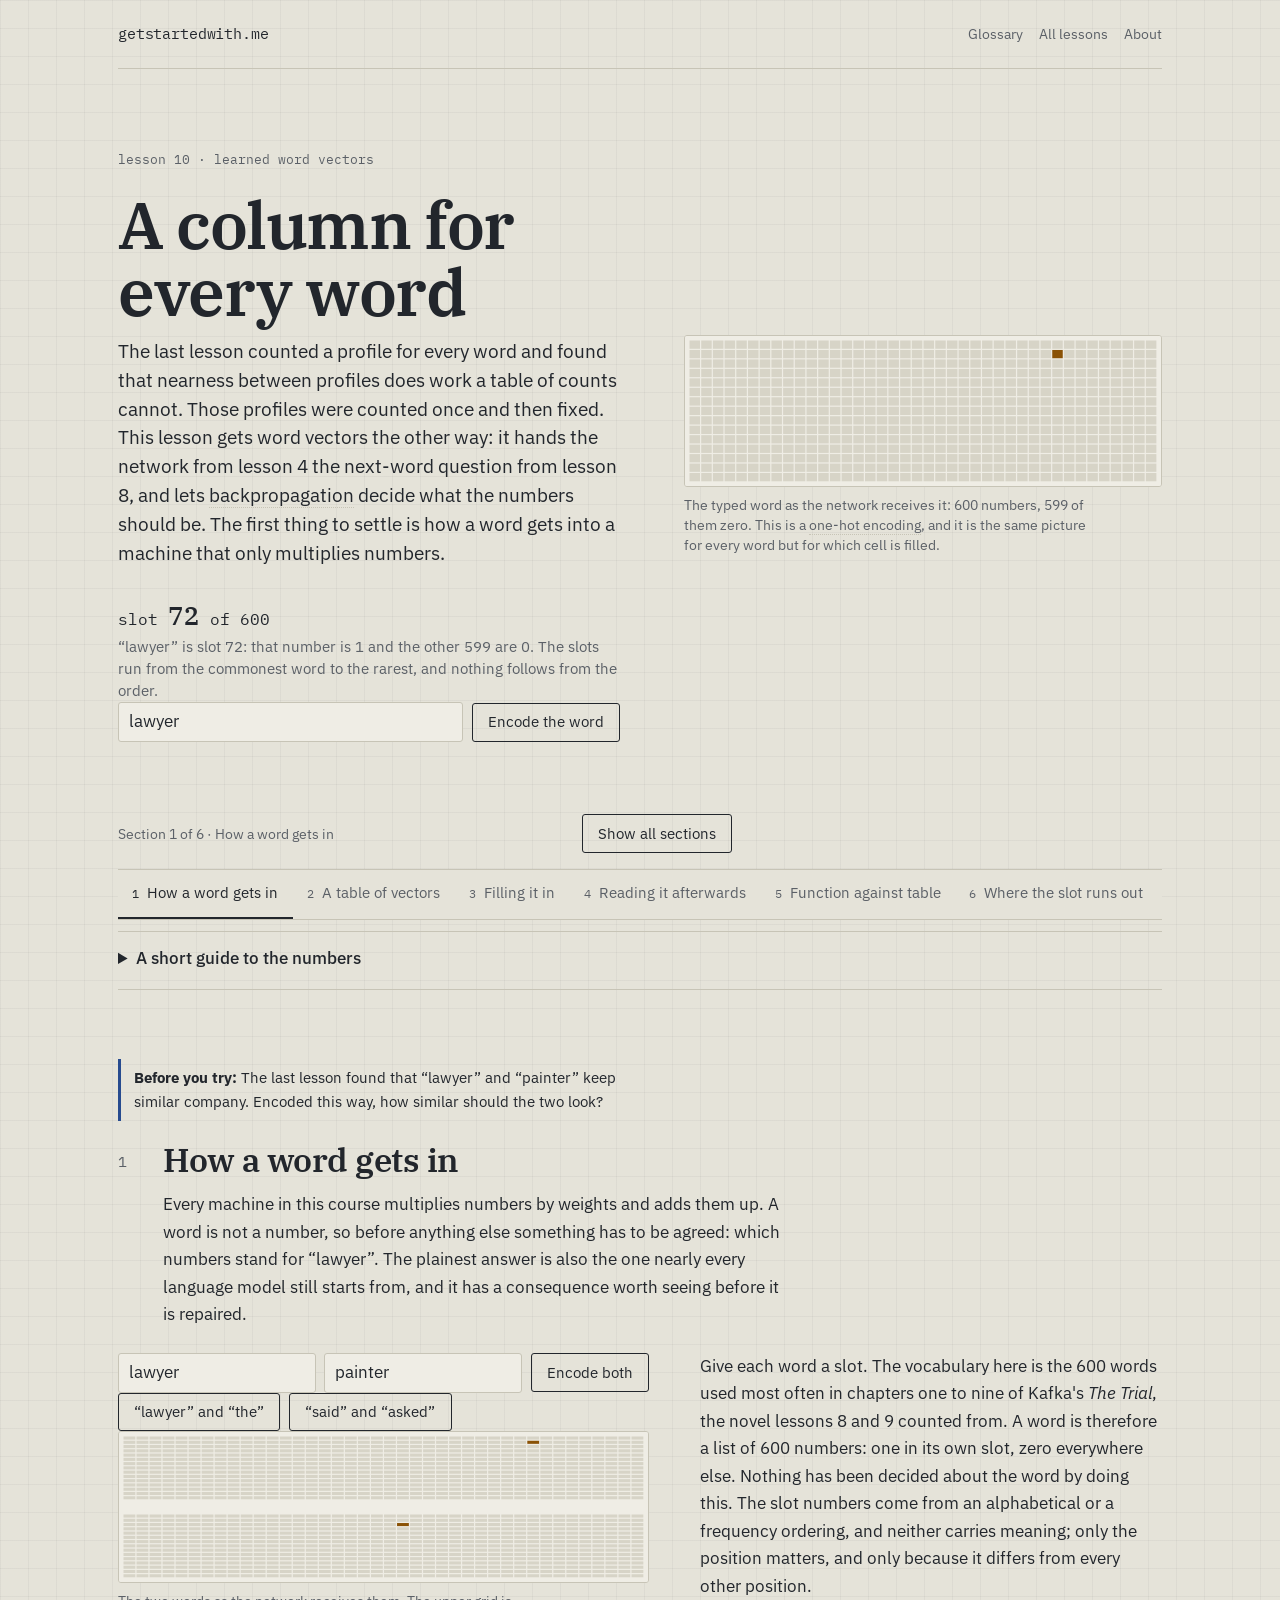
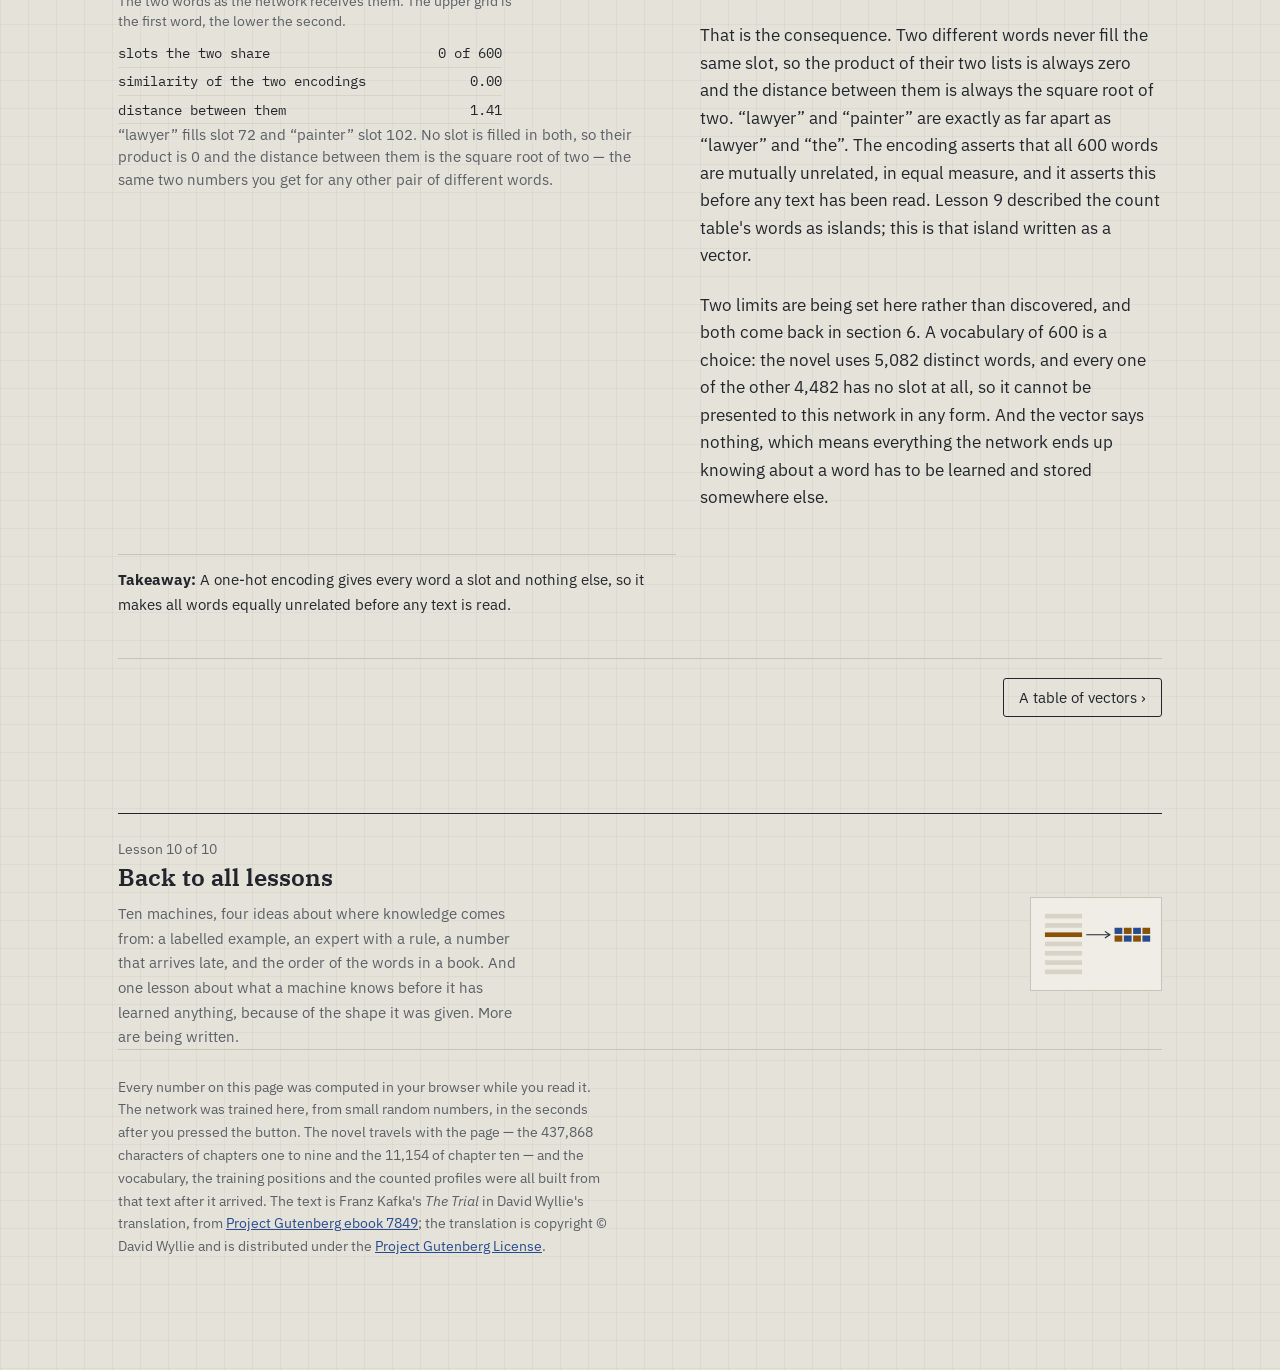
<file: lessons/embeddings.html>
<!DOCTYPE html>
<html lang="en">
<head>
<meta charset="utf-8">
<meta name="viewport" content="width=device-width, initial-scale=1">
<title>A column for every word — getstartedwith.me</title>
<meta name="description" content="A word enters a network as a vector of 600 slots with one 1 in it. The first weight matrix then holds one column per word, and backpropagation fills that table in. All trained in your browser.">
<link rel="preconnect" href="https://fonts.googleapis.com">
<link rel="preconnect" href="https://fonts.gstatic.com" crossorigin>
<link href="https://fonts.googleapis.com/css2?family=IBM+Plex+Mono:wght@400;500&family=IBM+Plex+Sans:wght@400;500;600&family=IBM+Plex+Serif:wght@600&display=swap" rel="stylesheet">
<link rel="icon" href="../favicon.ico" sizes="32x32">
<link rel="icon" href="../favicon.svg" type="image/svg+xml">
<link rel="stylesheet" href="../assets/site.css">
<style>
/* this lesson's signature figures are the sparse input vector and the
   dense table behind it, so both get a canvas; the listings borrow
   lesson 9's tally so the two lessons' neighbour lists read alike */
input[type=text]{font:inherit;color:var(--ink);background:var(--field);border:1px solid var(--rule);
  border-radius:3px;min-height:2.5rem;padding:.3rem .6rem;flex:1;min-width:11rem;max-width:24rem}
.tally{font-family:var(--mono);font-size:.86rem;line-height:1.75;margin:.5rem 0 0;
  list-style:none;padding:0;max-width:24rem}
.tally li{display:flex;justify-content:space-between;gap:1rem;
  border-bottom:1px solid rgba(199,196,182,.5);padding:.1rem 0}
.tally .v{color:var(--ink)}
.tally li.shared{background:rgba(138,82,6,.16)}
.cols{display:grid;grid-template-columns:1fr 1fr;gap:0 1.4rem}
.cols h3{font-family:var(--mono);font-size:.86rem;font-weight:500;margin:.9rem 0 0}
@media (max-width:560px){.cols{grid-template-columns:1fr}}
canvas.hot{aspect-ratio:auto;height:150px}
canvas.slab{aspect-ratio:auto;height:250px}
canvas.curve{aspect-ratio:auto;height:270px}
.comp{overflow-x:auto}
.comp table{border-collapse:collapse;font-family:var(--mono);font-size:.84rem;min-width:28rem}
.comp caption{text-align:left;font-family:var(--sans);font-size:.85rem;color:var(--ink-2);padding:0 0 .45rem}
.comp th,.comp td{border-bottom:1px solid rgba(199,196,182,.6);padding:.32rem .6rem;text-align:right;font-weight:400}
.comp th[scope=row],.comp thead th:first-child{text-align:left}
.comp thead th{color:var(--ink-2)}
.walk{font-family:var(--mono);font-size:.84rem;line-height:1.8;padding:.7rem .9rem;margin:0;max-height:15rem;overflow-y:auto}
.walk div{border-bottom:1px solid rgba(199,196,182,.5);padding:.1rem 0}
.walk .ctx{color:var(--ink-2)}
.walk .ok{color:var(--ink);background:rgba(138,82,6,.16)}
</style>
</head>
<body>
<main>

<div class="topbar">
  <a class="wordmark" href="../index.html">getstartedwith.me</a>
  <nav>
    <a class="away" href="../glossary.html" target="_blank" rel="noopener" title="Open the full glossary in a new tab">Glossary</a>
    <a class="away" href="../index.html">All lessons</a>
    <a class="away" href="../about.html">About</a>
  </nav>
</div>

<header class="hero">
  <div class="hero-grid">
    <div class="hero-text">
    <div class="hero-intro">
      <p class="kicker">lesson 10 · learned word vectors</p>
      <h1>A column for every word</h1>
      <p class="lede">The last lesson counted a profile for every word and found that nearness between profiles does work a table of counts cannot. Those profiles were counted once and then fixed. This lesson gets word vectors the other way: it hands the network from lesson 4 the next-word question from lesson 8, and lets <a class="term" href="../glossary.html#backpropagation">backpropagation</a> decide what the numbers should be. The first thing to settle is how a word gets into a machine that only multiplies numbers.</p>
    </div>
    <div class="hero-meta">
      <p class="readout" id="hero-read">slot <b>—</b> of 600</p>
      <p class="msg" id="hero-msg">Type any of the 600 commonest words in chapters one to nine of the novel.</p>
      <div class="row">
        <label class="vh" for="hero-in">Word to encode</label>
        <input type="text" id="hero-in" autocomplete="off" autocapitalize="off" value="lawyer">
        <button class="btn" id="hero-go" type="button">Encode the word</button>
      </div>
    </div>
    </div>
    <figure class="hero-fig">
      <div class="window"><canvas id="hero-hot" class="hot" role="img"
        aria-label="A grid of 600 cells, one for each word the network knows. Every cell is empty except the single filled cell standing for the typed word."></canvas></div>
      <figcaption>The typed word as the network receives it: 600 numbers, 599 of them zero. This is a <a class="term" href="../glossary.html#one-hot-encoding">one-hot encoding</a>, and it is the same picture for every word but for which cell is filled.</figcaption>
    </figure>
  </div>
</header>

<div id="rail-top"></div>
<div class="rail" id="rail" role="tablist" aria-label="Sections"></div>

<details class="math-help">
  <summary>A short guide to the numbers</summary>
  <p>A word arrives as 600 numbers: zero in every slot but its own, where it is one. Multiplying that vector by a table of weights adds up 600 rows with 599 of them multiplied by zero, so the answer is simply the one row belonging to that word. That row is the word's <a class="term" href="../glossary.html#word-vector">vector</a> — sixteen numbers here — and it is a <a class="term" href="../glossary.html#weight">weight</a> like any other weight in the network.</p>
  <p>The network reads two words, adds up their rows through sixteen weights each into 32 <a class="term" href="../glossary.html#sigmoid">sigmoid</a> units, and turns those into a score for each of the 600 words it could say next. The scores become probabilities by the <a class="term" href="../glossary.html#softmax">softmax</a>: raise each to a power of <em>e</em> and divide by the total, so they are positive and add to one.</p>
  <p>Training measures <strong>surprise</strong>: how many halvings of certainty the true next word cost, which is zero when the network was sure and large when it was blindsided. That number in bits is what the curve in section 3 plots. Six bits of surprise per word means the network was, on average, as unsure as someone choosing evenly among sixty-four words.</p>
</details>

<section id="onehot" class="panel" role="tabpanel" aria-labelledby="tab-onehot">
  <p class="experiment-prompt"><strong>Before you try:</strong> The last lesson found that &ldquo;lawyer&rdquo; and &ldquo;painter&rdquo; keep similar company. Encoded this way, how similar should the two look?</p>
  <div class="sec-head">
    <div class="sec-num">1</div>
    <div>
      <h2>How a word gets in</h2>
      <p>Every machine in this course multiplies numbers by weights and adds them up. A word is not a number, so before anything else something has to be agreed: which numbers stand for &ldquo;lawyer&rdquo;. The plainest answer is also the one nearly every language model still starts from, and it has a consequence worth seeing before it is repaired.</p>
    </div>
  </div>

  <div class="split wide-left">
    <div>
      <div class="row">
        <label class="vh" for="o-a">First word</label>
        <input type="text" id="o-a" autocomplete="off" autocapitalize="off" value="lawyer">
        <label class="vh" for="o-b">Second word</label>
        <input type="text" id="o-b" autocomplete="off" autocapitalize="off" value="painter">
        <button class="btn" id="o-go" type="button">Encode both</button>
      </div>
      <div class="row">
        <button class="btn" id="o-p1" type="button">&ldquo;lawyer&rdquo; and &ldquo;the&rdquo;</button>
        <button class="btn" id="o-p2" type="button">&ldquo;said&rdquo; and &ldquo;asked&rdquo;</button>
      </div>
      <figure>
        <div class="window"><canvas id="o-hot" class="hot" role="img"
          aria-label="Two grids of 600 cells, one above the other, each with a single filled cell. No column is ever filled in both."></canvas></div>
        <figcaption>The two words as the network receives them. The upper grid is the first word, the lower the second.</figcaption>
      </figure>
      <ul class="tally" id="o-tally">
        <li><span>slots the two share</span><span class="v">—</span></li>
        <li><span>similarity of the two encodings</span><span class="v">—</span></li>
        <li><span>distance between them</span><span class="v">—</span></li>
      </ul>
      <p class="msg" id="o-msg">Every pair of different words gives the same three numbers.</p>
    </div>
    <div class="stack">
      <p>Give each word a slot. The vocabulary here is the 600 words used most often in chapters one to nine of Kafka's <em>The Trial</em>, the novel lessons 8 and 9 counted from. A word is therefore a list of 600 numbers: one in its own slot, zero everywhere else. Nothing has been decided about the word by doing this. The slot numbers come from an alphabetical or a frequency ordering, and neither carries meaning; only the position matters, and only because it differs from every other position.</p>
      <p>That is the consequence. Two different words never fill the same slot, so the product of their two lists is always zero and the distance between them is always the square root of two. &ldquo;lawyer&rdquo; and &ldquo;painter&rdquo; are exactly as far apart as &ldquo;lawyer&rdquo; and &ldquo;the&rdquo;. The encoding asserts that all 600 words are mutually unrelated, in equal measure, and it asserts this before any text has been read. Lesson 9 described the count table's words as islands; this is that island written as a vector.</p>
      <p>Two limits are being set here rather than discovered, and both come back in section 6. A vocabulary of 600 is a choice: the novel uses 5,082 distinct words, and every one of the other 4,482 has no slot at all, so it cannot be presented to this network in any form. And the vector says nothing, which means everything the network ends up knowing about a word has to be learned and stored somewhere else.</p>
    </div>
  </div>
  <p class="takeaway"><strong>Takeaway:</strong> A one-hot encoding gives every word a slot and nothing else, so it makes all words equally unrelated before any text is read.</p>
</section>

<section id="lookup" class="panel" role="tabpanel" aria-labelledby="tab-lookup">
  <p class="experiment-prompt"><strong>Before you try:</strong> If the input is 599 zeros and a single one, how much of the first weight matrix does any one word actually touch?</p>
  <div class="sec-head">
    <div class="sec-num">2</div>
    <div>
      <h2>The first weight matrix is a table of vectors</h2>
      <p>The vector goes into a layer of weights, and that layer is where the lesson turns. Because the input is almost all zeros, the multiplication does something much simpler than it looks, and the weights on the other side of it stop being an implementation detail and become the object of interest.</p>
    </div>
  </div>

  <div class="split wide-left">
    <div>
      <div class="row">
        <label class="vh" for="l-in">Word to look up</label>
        <input type="text" id="l-in" autocomplete="off" autocapitalize="off" value="lawyer">
        <button class="btn" id="l-go" type="button">Select its row</button>
      </div>
      <figure>
        <div class="window"><canvas id="l-slab" class="slab" role="img"
          aria-label="Part of the weight table: one row per word and sixteen columns, drawn as blue for negative weights and brown for positive. The selected word's row is outlined."></canvas></div>
        <figcaption>Sixteen rows of the table, the selected word&rsquo;s outlined. Rows run from the commonest word to the rarest, so the neighbouring rows here are words of similar frequency and nothing more. Blue is a negative weight, brown positive, as everywhere on this site.</figcaption>
      </figure>
      <ul class="tally" id="l-tally">
        <li><span>rows in the table</span><span class="v">600</span></li>
        <li><span>numbers in a row</span><span class="v">16</span></li>
        <li><span>weights the selected word touches</span><span class="v">—</span></li>
      </ul>
      <p class="msg" id="l-msg">The sixteen numbers of the selected row are this word's vector.</p>
    </div>
    <div class="stack">
      <p>Multiply a one-hot vector by a matrix and you are adding up 600 rows, 599 of which have been multiplied by zero. The answer is the remaining row, unchanged. So the matrix has one row per word, sixteen numbers wide, and passing a word through the first layer is a table lookup written as a multiplication. Nothing about it is a special mechanism; it is the ordinary <a class="term" href="../glossary.html#artificial-neuron">layer of weights</a> from lesson 1 with a very sparse input.</p>
      <p>The consequence is the point of this lesson. Those sixteen numbers are weights, and weights are what <a class="term" href="../glossary.html#gradient-descent">gradient descent</a> adjusts. Lesson 9's profiles were counted from the text and then left alone; these are parameters, and the same rule that moved the hidden weights in lesson 4 moves them. Whatever a word ends up meaning to this network is written in its row, and it is written there by training, not by counting.</p>
      <p>Until section 3 has run, the picture above shows the small random numbers the network was initialised with, and none of them mean anything. The line under it says which of the two states you are looking at. What section 3 does is run <a class="term" href="../glossary.html#backpropagation">backpropagation</a> against a question, and what section 4 does is come back and read this same table afterwards.</p>
    </div>
  </div>
  <p class="takeaway"><strong>Takeaway:</strong> A one-hot input turns the first weight matrix into a lookup table with one row of learnable numbers per word.</p>
</section>

<section id="train" class="panel" role="tabpanel" aria-labelledby="tab-train">
  <p class="experiment-prompt"><strong>Before you try:</strong> Nobody will tell the network that &ldquo;said&rdquo; and &ldquo;asked&rdquo; are alike. What could make it put similar numbers in their two rows anyway?</p>
  <div class="sec-head">
    <div class="sec-num">3</div>
    <div>
      <h2>Filling the table in</h2>
      <p>The table has to be filled by training, and training needs a question. Lesson 8 has one: given the two words just read, which word comes next. It asked that question of a table of counts. Asking it of a network is what this section does, and the rows of section 2 are among the weights that move as a result.</p>
    </div>
  </div>

  <div class="split wide-left">
    <div>
      <div class="row">
        <button class="btn" id="t-go" type="button">Train the network</button>
        <button class="btn" id="t-more" type="button" disabled>Train three more epochs</button>
      </div>
      <figure>
        <div class="window"><canvas id="t-curve" class="curve" role="img"
          aria-label="Average surprise per word in bits, plotted against training epochs. One line for the nine chapters the network trains on, a second for the held-out tenth chapter."></canvas></div>
        <figcaption>Average surprise per word, in bits, after each pass through the text. The brown line is the nine chapters being trained on; the blue line is chapter ten, which the network never sees during training.</figcaption>
      </figure>
      <ul class="tally" id="t-tally">
        <li><span>epochs trained</span><span class="v">0</span></li>
        <li><span>surprise on the nine chapters</span><span class="v">—</span></li>
        <li><span>surprise on chapter ten</span><span class="v">—</span></li>
        <li><span>as unsure as choosing among</span><span class="v">—</span></li>
      </ul>
      <p class="msg" id="t-msg">Nothing has been trained yet. Training runs 47,782 positions six times over and takes a few seconds.</p>
    </div>
    <div class="stack">
      <p>The network is the one from lesson 4 with its ends widened. Two words come in, each as 600 slots with a single one; each selects its sixteen-number row; the 32 numbers that result feed 32 <a class="term" href="../glossary.html#sigmoid">sigmoid</a> <a class="term" href="../glossary.html#hidden-layer">hidden units</a>; those feed 600 output scores, one per word the network could say. The <a class="term" href="../glossary.html#softmax">softmax</a> turns the scores into probabilities. Then the true next word is revealed, the surprise is measured, and backpropagation walks the blame back through every weight it passed on the way forward. That includes the two selected rows, which are the only part of the table that moves for this position.</p>
      <p>That last clause is the whole mechanism. A word's row is nudged only when the word appears, and it is nudged towards whatever makes the words that actually followed more likely. Two words that are followed by similar things receive similar nudges, thousands of times over, and drift towards similar rows. Nothing compares one row with another at any point, which is what lesson 9's table could never do — but here the comparison does not need to happen, because a shared consequence is enough.</p>
      <p>There are 30,456 weights in total: 9,600 of them in the table of word rows, the remaining 20,856 in the two layers above it. The training positions are the 47,782 places in chapters one to nine where all three words — the two of context and the one to predict — are among the 600. Everything below is computed while you watch; nothing on this page was trained in advance.</p>
      <p class="note">Watch the two lines separate. The brown line keeps falling because the network is still improving on text it has already read; the blue line flattens, because that is where improvement has to be earned rather than memorised. Training longer moves the two apart rather than bringing both down.</p>
    </div>
  </div>
  <p class="takeaway"><strong>Takeaway:</strong> Nothing compares two words, but words followed by similar things get similar corrections, so their rows drift together.</p>
</section>

<section id="rows" class="panel" role="tabpanel" aria-labelledby="tab-rows">
  <p class="experiment-prompt"><strong>Before you try:</strong> The last lesson counted profiles from this same text. Should the learned rows agree with the counted ones, and where would you expect them to differ?</p>
  <div class="sec-head">
    <div class="sec-num">4</div>
    <div>
      <h2>Reading the table afterwards</h2>
      <p>The rows are sixteen numbers each and nobody assigned them a meaning, so the only way to find out what they hold is to compare them. Beside each learned list is the counted list from lesson 9's method, run over these same 600 words and the same nine chapters, so the two differ in how they were arrived at and in nothing else.</p>
    </div>
  </div>

  <div class="split wide-left">
    <div>
      <div class="row">
        <label class="vh" for="n-in">Word to look up</label>
        <input type="text" id="n-in" autocomplete="off" autocapitalize="off" value="said">
        <button class="btn" id="n-go" type="button">Find its neighbours</button>
      </div>
      <div class="row">
        <button class="btn" id="n-p1" type="button">&ldquo;lawyer&rdquo;</button>
        <button class="btn" id="n-p2" type="button">&ldquo;he&rdquo;</button>
        <button class="btn" id="n-p3" type="button">&ldquo;door&rdquo;</button>
        <button class="btn" id="n-p4" type="button">&ldquo;hand&rdquo;</button>
      </div>
      <div class="cols">
        <div>
          <h3>learned, by training</h3>
          <ul class="tally" id="n-learned"></ul>
        </div>
        <div>
          <h3>counted, as lesson 9</h3>
          <ul class="tally" id="n-counted"></ul>
        </div>
      </div>
      <p class="msg" id="n-msg">Train the network in section 3 first; until then the learned column is reading untrained random numbers.</p>
    </div>
    <div class="stack">
      <p>With the default seed, &ldquo;said&rdquo; comes back beside &ldquo;answered&rdquo;, &ldquo;asked&rdquo;, &ldquo;added&rdquo; and &ldquo;shouted&rdquo;; &ldquo;he&rdquo; beside &ldquo;k&rdquo; and &ldquo;she&rdquo;; &ldquo;lawyer&rdquo; beside &ldquo;painter&rdquo; and &ldquo;priest&rdquo;. None of that was counted, and none of it was told to the network. It arrived because those words are followed by similar things, so their rows were pushed the same way.</p>
      <p>The two columns disagree more than they agree, and the disagreements are the informative part. Read a few words and a pattern shows. The learned rows do well on words that share a grammatical job: verbs of speech, pronouns, quantifiers. They do less well on concrete nouns, where the counted profiles are often the more sensible of the two. &ldquo;hand&rdquo; is the plain case. Both methods put &ldquo;hands&rdquo; near the top, but counting follows it with &ldquo;arm&rdquo;, &ldquo;head&rdquo; and &ldquo;coat&rdquo;, while the learned row admits &ldquo;evening&rdquo; and &ldquo;words&rdquo; into the same four. &ldquo;door&rdquo; goes the other way and comes out well in both. With 82,000 words of one novel to learn from, the counted method is not the one that comes off worse.</p>
      <p>The similarity numbers themselves are not comparable between the columns. A counted profile is 2,400 slots that are mostly zero, so two profiles overlap in few places and the scores stay near 0.3; a learned row is sixteen numbers all in use, so scores near 0.9 are ordinary. Compare the orderings, not the values.</p>
      <p>One further difference is easy to miss. A counted profile is built from a word's own occurrences and can be computed for that word alone. A learned row exists only as part of a network trained on everything at once, and moving one row changes what every other row has to do. They are the same shape of object, arrived at by different means, and only one of them can be improved by a question it has not been asked yet.</p>
    </div>
  </div>
  <p class="takeaway"><strong>Takeaway:</strong> Learned rows group words by the job they do; on 82,000 words of one novel they do not beat counted profiles on concrete nouns.</p>
</section>

<section id="silent" class="panel" role="tabpanel" aria-labelledby="tab-silent">
  <p class="experiment-prompt"><strong>Before you try:</strong> Lesson 8's table had no row for a fifth of chapter ten's positions. What should a network do at those positions, and how well?</p>
  <div class="sec-head">
    <div class="sec-num">5</div>
    <div>
      <h2>What a function buys over a table</h2>
      <p>Lesson 8 ended on the table's silence and lesson 9 narrowed it by borrowing from neighbours. A network cannot be silent: whatever two words go in, 600 probabilities come out. The question this section settles by measurement is whether the answers it gives where the table had nothing are worth anything.</p>
    </div>
  </div>

  <div class="split wide-left">
    <div>
      <div class="row">
        <button class="btn" id="w-go" type="button" disabled>Walk chapter ten</button>
      </div>
      <div class="comp" id="w-comp"></div>
      <p class="msg" id="w-msg">Train the network in section 3 first; a walk needs a trained model to report anything.</p>
      <figure>
        <div class="window"><div class="walk" id="w-list"></div></div>
        <figcaption>Positions where the count table had no row at all, with what the network said next. A shaded line is one it got right.</figcaption>
      </figure>
    </div>
    <div class="stack">
      <p>The walk is restricted, and the restriction has to be stated before the numbers are. Chapter ten gives 2,085 positions. The network can only be asked about the 1,102 of them whose three words are all among its 600; the other 983 involve a word it has no slot for, and section 6 is about those. Both models are scored on the same 1,102 positions, so the comparison is fair even though it covers about half the chapter.</p>
      <p>With the default seed, the two come out level wherever the table can answer at all: the table names the next word 17.2 per cent of the time, the network 17.0. Where the table has nothing, the network scores 17.0 again, the same rate it manages on contexts it has seen. The counts behind those rates are in the comparison table.</p>
      <p>That equality is the result worth having. The network is not better at recall; the table memorised those contexts and memorising is hard to beat. What the network has is a rate that does not depend on whether the exact context was in the training text. That is what it means to be a function of the words rather than a list of them. Lesson 9 bought the same coverage by borrowing counts from neighbours; here the coverage is not bought at all, because there was never a row to be missing.</p>
      <p>Two cautions on these figures. The sample is 1,102 positions, so a few percentage points is noise rather than signal. And the run depends on the seed. Across the first few seeds the network's overall share of the 1,102 ranges from about 15 to about 17 per cent, which is enough to change whether it edges ahead of the table on the table's own rows. What does not move across seeds is the shape — full coverage, and much the same accuracy on seen and unseen contexts.</p>
    </div>
  </div>
  <p class="takeaway"><strong>Takeaway:</strong> The network answers every position at about one rate, whether or not the exact context was in the training text; the table answers four in five and never the rest.</p>
</section>

<section id="limits" class="panel" role="tabpanel" aria-labelledby="tab-limits">
  <p class="experiment-prompt"><strong>Before you try:</strong> The novel uses &ldquo;pillow&rdquo; three times. Which of the three models in lessons 8, 9 and 10 can say anything at all about it?</p>
  <div class="sec-head">
    <div class="sec-num">6</div>
    <div>
      <h2>Where the slot runs out</h2>
      <p>The silence of lesson 8 has moved but it has not gone, and section 1 said where it went. A one-hot vector has a slot for each word in a fixed vocabulary and no way to represent anything else, so the boundary of what this network can even be shown was drawn before training began.</p>
    </div>
  </div>

  <div class="split wide-left">
    <div>
      <div class="row">
        <label class="vh" for="x-in">Word to probe</label>
        <input type="text" id="x-in" autocomplete="off" autocapitalize="off" value="pillow">
        <button class="btn" id="x-go" type="button">Probe the word</button>
      </div>
      <div class="row">
        <button class="btn" id="x-p1" type="button">&ldquo;pillow&rdquo;</button>
        <button class="btn" id="x-p2" type="button">&ldquo;computer&rdquo;</button>
        <button class="btn" id="x-p3" type="button">&ldquo;middle&rdquo;</button>
        <button class="btn" id="x-p4" type="button">&ldquo;lawyer&rdquo;</button>
      </div>
      <ul class="tally" id="x-tally">
        <li><span>sightings in chapters one to nine</span><span class="v">—</span></li>
        <li><span>slot in the network's input</span><span class="v">—</span></li>
        <li><span>row in the table</span><span class="v">—</span></li>
        <li><span>can be predicted as a next word</span><span class="v">—</span></li>
      </ul>
      <p class="msg" id="x-msg">Reports whether the word is inside the vocabulary, and what follows from the answer.</p>
    </div>
    <div class="stack">
      <p>Take the coverage first. The novel uses 5,082 distinct words and this network holds 600 of them, the rarest being &ldquo;middle&rdquo; at sixteen sightings. Those 600 account for 84 per cent of the words in chapters one to nine, which is why so much can be trained on so few. In chapter ten, 403 of the 2,087 words — 326 distinct ones — fall outside the vocabulary. For each of them there is no input slot, so the word cannot be read; and no output slot, so it cannot be said.</p>

      <p>This is a harder silence than lesson 8's. A count table with no row for a context can still be given a new row when it meets one. Adding a word here means adding a column to the input, a row to the table and a unit to the output, and then training again.</p>
      <p>Next, what the rows record. They were learned from one novel, so they carry that novel's usage in exactly the way lesson 9's profiles did. The proper names sit among the pronouns because the book is about a small cast, and the words this text happens to use interchangeably will look interchangeable here whether or not they are so in English. Nothing on this page knows English. It knows the first nine chapters of one translation of one book.</p>
      <p>Last, the honest scale note. Two parts of this lesson survive into a modern language model: the input convention and the learned table. Words still enter as slots in a fixed vocabulary, usually pieces of words rather than whole ones, and the first weight matrix is still a table of vectors filled in by gradient descent.</p>

      <p>What does not survive is the rest of the architecture. A network of 30,456 weights reading two words of context is not a small version of a current model; it is the ancestor that showed the table could be learned at all. The distance between the two is measured in the amount of text, the length of context and a different arrangement of layers, and not one of those three is a detail.</p>
      <p class="cite">Yoshua Bengio, Réjean Ducharme, Pascal Vincent and Christian Jauvin, &ldquo;A Neural Probabilistic Language Model,&rdquo; <em>Journal of Machine Learning Research</em> 3 (2003), is the architecture on this page: a learned feature vector per word, a hidden layer over the concatenated vectors of the context, and a softmax over the vocabulary. Their argument was that learning the vectors and the predictor together would fight the sparseness that defeats a count table, and they measured it on corpora several hundred times the size of this one.</p>
    </div>
  </div>
  <p class="takeaway"><strong>Takeaway:</strong> A fixed vocabulary decides in advance what can be read or said, and no amount of training reaches a word without a slot.</p>
</section>

<a class="nextup" href="../index.html">
  <div>
    <p class="lab">Lesson 10 of 10</p>
    <span class="ttl">Back to all lessons</span>
    <p class="say">Ten machines, four ideas about where knowledge comes from: a labelled example, an expert with a rule, a number that arrives late, and the order of the words in a book. And one lesson about what a machine knows before it has learned anything, because of the shape it was given. More are being written.</p>
  </div>
  <svg viewBox="0 0 168 118" aria-hidden="true">
    <rect x="12" y="14" width="60" height="90" fill="#EFEDE5"/>
    <g fill="#D7D4C7">
      <rect x="18" y="20" width="48" height="6"/><rect x="18" y="32" width="48" height="6"/>
      <rect x="18" y="56" width="48" height="6"/><rect x="18" y="68" width="48" height="6"/>
      <rect x="18" y="80" width="48" height="6"/><rect x="18" y="92" width="48" height="6"/>
    </g>
    <rect x="18" y="44" width="48" height="6" fill="#8A5206"/>
    <g stroke="#22262C" stroke-width="1.4" fill="none" stroke-linecap="round">
      <path d="M72 47H100"/><path d="M96 43l6 4-6 4"/>
    </g>
    <g fill="#274B8F">
      <rect x="108" y="38" width="10" height="8"/><rect x="132" y="38" width="10" height="8"/>
      <rect x="120" y="48" width="10" height="8"/><rect x="144" y="48" width="10" height="8"/>
    </g>
    <g fill="#8A5206">
      <rect x="120" y="38" width="10" height="8"/><rect x="144" y="38" width="10" height="8"/>
      <rect x="108" y="48" width="10" height="8"/><rect x="132" y="48" width="10" height="8"/>
    </g>
  </svg>
</a>

<footer>
  <p>Every number on this page was computed in your browser while you read it. The network was trained here, from small random numbers, in the seconds after you pressed the button. The novel travels with the page — the 437,868 characters of chapters one to nine and the 11,154 of chapter ten — and the vocabulary, the training positions and the counted profiles were all built from that text after it arrived. The text is Franz Kafka's <em>The Trial</em> in David Wyllie's translation, from <a href="https://www.gutenberg.org/ebooks/7849">Project Gutenberg ebook 7849</a>; the translation is copyright © David Wyllie and is distributed under the <a href="https://www.gutenberg.org/policy/license.html">Project Gutenberg License</a>.</p>
</footer>

</main>
<script src="../assets/corpus-trial.js"></script>
<script src="../assets/glossary-data.js"></script>
<script src="../assets/lesson.js"></script>
<script>
"use strict";

/* ============================================================
   Lesson 10. A word reaches the network as a one-hot vector: one slot
   per vocabulary word, all zero but its own. Multiplying that by the
   first weight matrix therefore selects a single row, so the matrix is
   a table of word vectors — and its numbers are weights, moved by the
   same backpropagation as everything else. The network is Bengio's
   (2003): two context words in, a sigmoid hidden layer, a softmax over
   the vocabulary out, trained on lesson 8's next-word question over
   lesson 8 and 9's corpus. Nothing here is precomputed; the training
   run happens in the page.
   ============================================================ */

const tokenize = text => text.split(/\s+/).filter(Boolean);
const normWord = s => s.toLowerCase().replace(/^[^a-z0-9']+|[^a-z0-9']+$/g, "");
const normStream = text => tokenize(text).map(normWord).filter(Boolean);

const VSIZE  = 600;   /* words the network can read or say */
const DIM    = 16;    /* numbers in one word's row */
const HIDDEN = 32;    /* hidden units, as in lesson 4 */
const LR     = 0.1;
const EPOCHS = 6;
const MORE   = 3;     /* epochs the second button adds */
const OFFSETS = [-2, -1, 1, 2];  /* the counted profile's window, as lesson 9 */
const SMOOTH = 0.75;             /* damps the surprise of rare company, as lesson 9 */
const LN2 = Math.LN2;

function seeded(seed){
  let x = seed >>> 0 || 1;
  return function(){
    x ^= x << 13; x >>>= 0;
    x ^= x >>> 17;
    x ^= x << 5;  x >>>= 0;
    return x / 4294967296;
  };
}

function wordCounts(stream){
  const c = new Map();
  for(const w of stream) c.set(w, (c.get(w)||0)+1);
  return c;
}

/* the network needs a slot per word it can read and a unit per word it
   can say, so the vocabulary is capped at the commonest VSIZE words */
function topVocab(counts, V){
  const vocab = Array.from(counts)
    .sort((a,b) => b[1]-a[1] || (a[0]<b[0]?-1:1))
    .slice(0, V).map(e => e[0]);
  return { vocab: vocab, index: new Map(vocab.map((w,i) => [w,i])) };
}

/* every position whose two context words and answer are all in the vocabulary */
function makeCases(stream, index){
  const out = [];
  for(let i=2;i<stream.length;i++){
    const a = index.get(stream[i-2]), b = index.get(stream[i-1]), c = index.get(stream[i]);
    if(a !== undefined && b !== undefined && c !== undefined) out.push(a, b, c);
  }
  return Int32Array.from(out);
}

function makeNet(V, D, H, seed){
  const r = seeded(seed);
  const small = n => { const a = new Float64Array(n); for(let i=0;i<n;i++) a[i] = (r()-0.5)*0.2; return a; };
  return { V:V, D:D, H:H, epochs:0,
    E:  small(V*D),                        /* the table: one row per word */
    W1: small(2*D*H), b1: new Float64Array(H),
    W2: small(H*V),   b2: new Float64Array(V) };
}

/* forward pass. h receives the hidden activations, p the probability of
   every word in the vocabulary being the next one. */
function forward(net, a, b, h, p){
  const V = net.V, D = net.D, H = net.H, E = net.E, W1 = net.W1, W2 = net.W2;
  for(let j=0;j<H;j++){
    let s = net.b1[j]; const off = j*2*D;
    for(let k=0;k<D;k++) s += W1[off+k]*E[a*D+k] + W1[off+D+k]*E[b*D+k];
    h[j] = 1/(1+Math.exp(-s));
  }
  let mx = -Infinity;
  for(let o=0;o<V;o++){
    let s = net.b2[o]; const off = o*H;
    for(let j=0;j<H;j++) s += W2[off+j]*h[j];
    p[o] = s; if(s > mx) mx = s;
  }
  let sum = 0;
  for(let o=0;o<V;o++){ p[o] = Math.exp(p[o]-mx); sum += p[o]; }
  for(let o=0;o<V;o++) p[o] /= sum;
}

/* one training position: forward, then walk the blame back. Every
   gradient below is read before its own weight is changed, so this is a
   single simultaneous step. The two rows of the table belonging to the
   context words are the only rows that move. */
function learn(net, a, b, c, lr, work){
  const V = net.V, D = net.D, H = net.H, E = net.E, W1 = net.W1, W2 = net.W2;
  const h = work.h, p = work.p, dh = work.dh, dx = work.dx;
  forward(net, a, b, h, p);
  dh.fill(0);
  for(let o=0;o<V;o++){
    const d = lr*(p[o] - (o === c ? 1 : 0)), off = o*H;
    for(let j=0;j<H;j++){ dh[j] += d*W2[off+j]; W2[off+j] -= d*h[j]; }
    net.b2[o] -= d;
  }
  dx.fill(0);
  for(let j=0;j<H;j++){
    const d = dh[j]*h[j]*(1-h[j]), off = j*2*D;
    for(let k=0;k<2*D;k++) dx[k] += d*W1[off+k];
    for(let k=0;k<D;k++){ W1[off+k] -= d*E[a*D+k]; W1[off+D+k] -= d*E[b*D+k]; }
    net.b1[j] -= d;
  }
  for(let k=0;k<D;k++){ E[a*D+k] -= dx[k]; E[b*D+k] -= dx[D+k]; }
  return -Math.log(Math.max(p[c], 1e-12));
}

function workspace(net){
  return { h:new Float64Array(net.H), p:new Float64Array(net.V),
           dh:new Float64Array(net.H), dx:new Float64Array(2*net.D) };
}

function shuffled(n, rnd){
  const o = Int32Array.from({length:n}, (_,i) => i);
  for(let i=n-1;i>0;i--){ const j = (rnd()*(i+1))|0; const t = o[i]; o[i] = o[j]; o[j] = t; }
  return o;
}

/* average surprise and top-one accuracy over a set of positions */
function score(net, cases){
  const h = new Float64Array(net.H), p = new Float64Array(net.V);
  let loss = 0, right = 0;
  const n = cases.length/3;
  for(let i=0;i<cases.length;i+=3){
    forward(net, cases[i], cases[i+1], h, p);
    let best = 0;
    for(let o=1;o<net.V;o++) if(p[o] > p[best]) best = o;
    if(best === cases[i+2]) right++;
    loss -= Math.log(Math.max(p[cases[i+2]], 1e-12));
  }
  return { n:n, bits:loss/n/LN2, right:right, accuracy:n ? right/n : 0 };
}

/* ---------------- the rows, read as vectors ---------------- */

function rowNorm(net, a){
  let s = 0;
  for(let k=0;k<net.D;k++) s += net.E[a*net.D+k]*net.E[a*net.D+k];
  return Math.sqrt(s) || 1;
}
function rowCos(net, a, b){
  let d = 0;
  for(let k=0;k<net.D;k++) d += net.E[a*net.D+k]*net.E[b*net.D+k];
  return d/(rowNorm(net,a)*rowNorm(net,b));
}
function learnedNeighbours(net, a, k){
  const out = [];
  for(let b=0;b<net.V;b++) if(b !== a) out.push([b, rowCos(net,a,b)]);
  out.sort((x,y) => y[1]-x[1] || x[0]-y[0]);
  return out.slice(0,k);
}

/* ---------------- lesson 9's counted profile, over these 600 words ----------------
   Same recipe as lesson 9: how often each vocabulary word occupied each of
   four positions around this one, each count turned into log(seen/expected)
   with negatives dropped, the row scaled to length one. Small enough here
   to hold as one dense array rather than the sparse maps lesson 9 needs. */
function countedProfiles(stream, index, V){
  const D = OFFSETS.length*V;
  const P = new Float64Array(V*D);
  for(let i=0;i<stream.length;i++){
    const a = index.get(stream[i]);
    if(a === undefined) continue;
    for(let oi=0;oi<OFFSETS.length;oi++){
      const j = i + OFFSETS[oi];
      if(j < 0 || j >= stream.length) continue;
      const b = index.get(stream[j]);
      if(b !== undefined) P[a*D + oi*V + b]++;
    }
  }
  const rowSum = new Float64Array(V), colSum = new Float64Array(D);
  for(let a=0;a<V;a++) for(let d=0;d<D;d++){ const v = P[a*D+d]; rowSum[a] += v; colSum[d] += v; }
  let total = 0;
  for(let d=0;d<D;d++){ colSum[d] = Math.pow(colSum[d], SMOOTH); total += colSum[d]; }
  for(let a=0;a<V;a++){
    let s = 0;
    for(let d=0;d<D;d++){
      const v = P[a*D+d];
      let u = 0;
      if(v > 0 && rowSum[a] > 0 && colSum[d] > 0) u = Math.log((v/rowSum[a]) / (colSum[d]/total));
      P[a*D+d] = u > 0 ? u : 0;
      s += P[a*D+d]*P[a*D+d];
    }
    s = Math.sqrt(s) || 1;
    for(let d=0;d<D;d++) P[a*D+d] /= s;
  }
  return { P:P, D:D };
}
function countedCos(prof, a, b){
  const D = prof.D, P = prof.P;
  let d = 0;
  for(let k=0;k<D;k++) d += P[a*D+k]*P[b*D+k];
  return d;
}
function countedNeighbours(prof, V, a, k){
  const out = [];
  for(let b=0;b<V;b++) if(b !== a) out.push([b, countedCos(prof,a,b)]);
  out.sort((x,y) => y[1]-x[1] || x[0]-y[0]);
  return out.slice(0,k);
}

/* ---------------- lesson 8's table, for the comparison in section 5 ---------------- */
function countTable(stream, k){
  const t = new Map();
  for(let i=k;i<stream.length;i++){
    const ctx = stream.slice(i-k,i).join(" ");
    let f = t.get(ctx);
    if(!f) t.set(ctx, f = new Map());
    f.set(stream[i], (f.get(stream[i])||0)+1);
  }
  return t;
}
function commonest(f){
  let bw = null, bc = -1;
  for(const e of f) if(e[1] > bc || (e[1] === bc && e[0] < bw)){ bw = e[0]; bc = e[1]; }
  return bw;
}

/* ---------------- the corpus, read once when the page loads ---------------- */

const TRAIN_STREAM = normStream(CORPUS_TRAIN);
const HELD_STREAM  = normStream(CORPUS_HELD);
const COUNTS = wordCounts(TRAIN_STREAM);
const VB = topVocab(COUNTS, VSIZE);
const VOCAB = VB.vocab, INDEX = VB.index;
const TRAIN_CASES = makeCases(TRAIN_STREAM, INDEX);
const HELD_CASES  = makeCases(HELD_STREAM, INDEX);
const PROF = countedProfiles(TRAIN_STREAM, INDEX, VSIZE);
const T2 = countTable(TRAIN_STREAM, 2);

/* one network for the whole lesson; sections 4 and 5 read whatever state
   section 3 has left it in, and say so when that state is untrained */
let NET = makeNet(VSIZE, DIM, HIDDEN, 1);
let HISTORY = [];
const afterTrain = [];

/* ---------------- painting and panels ---------------- */

const fmt = n => n.toLocaleString("en");
const pct = (a,b) => b ? (100*a/b).toFixed(1) + "%" : "—";

/* shared lookup: normalise, then explain an absence in one sentence */
function findWord(raw){
  const w = normWord(raw);
  if(!w) return { w:w, a:undefined, why:"Type a word first." };
  const a = INDEX.get(w);
  if(a !== undefined) return { w:w, a:a, why:null };
  const c = COUNTS.get(w) || 0;
  return { w:w, a:undefined, why: c === 0
    ? "“" + w + "” never occurs in chapters one to nine, so it has no slot and the network cannot be shown it."
    : "“" + w + "” occurs " + plural(c, "time") + " in chapters one to nine, too few for a place among the 600. Section 6 is about that." };
}

/* ---------------- painting ---------------- */

const HOT_COLS = 40, HOT_ROWS = VSIZE/HOT_COLS;

/* one grid of 600 cells per entry, the entry's own cell filled */
function paintHot(p, entries){
  const g = p.ctx;
  g.clearRect(0,0,p.w,p.h);
  g.fillStyle = C.field; g.fillRect(0,0,p.w,p.h);
  const n = entries.length, gap = 14;
  const cw = (p.w - 8) / HOT_COLS;
  const ch = Math.min(cw, (p.h - 8 - gap*(n-1)) / (HOT_ROWS*n));
  const gh = ch*HOT_ROWS;
  const x0 = (p.w - cw*HOT_COLS)/2;
  let y0 = (p.h - (gh*n + gap*(n-1)))/2;
  entries.forEach(e => {
    for(let r=0;r<HOT_ROWS;r++) for(let c=0;c<HOT_COLS;c++){
      const i = r*HOT_COLS + c;
      const x = x0 + c*cw, y = y0 + r*ch;
      const on = i === e.slot;
      g.fillStyle = on ? C.on : C.grid;
      g.fillRect(x+0.5, y+0.5, Math.max(1,cw-1.2), Math.max(1,ch-1.2));
    }
    y0 += gh + gap;
  });
}

/* a window of the table: SLAB_ROWS words down, DIM weights across.
   Blue is a negative weight, brown positive, as everywhere on this site. */
const SLAB_ROWS = 16;
function paintSlab(p, sel){
  const g = p.ctx;
  g.clearRect(0,0,p.w,p.h);
  g.fillStyle = C.field; g.fillRect(0,0,p.w,p.h);
  const gutter = Math.min(96, p.w*0.32);
  const top = clamp(sel - (SLAB_ROWS>>1), 0, VSIZE - SLAB_ROWS);
  const rh = p.h/SLAB_ROWS, cw = (p.w - gutter - 4)/DIM;
  let peak = 1e-9;
  for(let r=0;r<SLAB_ROWS;r++) for(let k=0;k<DIM;k++)
    peak = Math.max(peak, Math.abs(NET.E[(top+r)*DIM+k]));
  g.font = '400 10px "IBM Plex Mono", monospace';
  g.textBaseline = "middle";
  for(let r=0;r<SLAB_ROWS;r++){
    const a = top + r, y = r*rh;
    g.fillStyle = a === sel ? C.ink : C.ink2;
    g.textAlign = "right";
    g.fillText(VOCAB[a], gutter-8, y+rh/2);
    for(let k=0;k<DIM;k++){
      const v = NET.E[a*DIM+k]/peak;
      g.fillStyle = v < 0 ? C.off : C.on;
      g.globalAlpha = Math.min(1, Math.abs(v));
      g.fillRect(gutter + k*cw + 0.5, y + 0.5, Math.max(1,cw-1), Math.max(1,rh-1));
      g.globalAlpha = 1;
    }
  }
  const ys = (sel - top)*rh;
  g.strokeStyle = C.ink; g.lineWidth = 1.6;
  g.strokeRect(gutter - 1.5, ys + 0.5, p.w - gutter - 2, rh - 1);
}

/* the two surprise curves, in bits per word */
function paintCurve(p, hist){
  const g = p.ctx;
  const span = Math.max(EPOCHS, hist.length);
  p.view = [0, span, 5.5, 9.6];
  g.clearRect(0,0,p.w,p.h);
  g.fillStyle = C.field; g.fillRect(0,0,p.w,p.h);
  g.strokeStyle = C.grid; g.lineWidth = 1;
  g.beginPath();
  for(let e=0;e<=span;e++){ const x = Math.round(p.X(e))+.5; g.moveTo(x,0); g.lineTo(x,p.h); }
  for(let v=6;v<=9;v++){ const y = Math.round(p.Y(v))+.5; g.moveTo(0,y); g.lineTo(p.w,y); }
  g.stroke();
  g.fillStyle = C.ink2;
  g.font = '500 11px "IBM Plex Mono", monospace';
  g.textAlign = "left"; g.textBaseline = "middle";
  for(let v=6;v<=9;v++) g.fillText(v + " bits", 10, p.Y(v)-8);
  g.textBaseline = "bottom";
  g.fillText("epochs", p.w-52, p.h-6);
  if(!hist.length){
    g.fillStyle = C.ink2;
    g.font = '400 12px "IBM Plex Sans", sans-serif';
    g.textAlign = "center"; g.textBaseline = "middle";
    g.fillText("Not trained yet", p.w/2, p.h/2);
    return;
  }
  const line = (key, colour) => {
    const pts = hist.filter(h => h[key] != null);
    if(!pts.length) return;
    g.strokeStyle = colour; g.lineWidth = 2; g.beginPath();
    pts.forEach((h,i) => { const x = p.X(h.epoch), y = p.Y(h[key]);
      if(i) g.lineTo(x,y); else g.moveTo(x,y); });
    g.stroke();
    pts.forEach(h => { g.fillStyle = colour; g.beginPath();
      g.arc(p.X(h.epoch), p.Y(h[key]), 3, 0, 6.284); g.fill(); });
  };
  line("held", C.off);
  line("train", C.on);
}

/* ---------------- hero: one word, as the network receives it ---------------- */
(function(){
  const p = Plot(document.getElementById("hero-hot"), [0,1,0,1]);
  const input = document.getElementById("hero-in"), read = document.getElementById("hero-read"),
        msg = document.getElementById("hero-msg");
  let slot = -1;
  function draw(){ p.fit(); paintHot(p, [{slot:slot}]); }
  function show(){
    const f = findWord(input.value);
    if(f.a === undefined){
      slot = -1; read.innerHTML = "slot <b>—</b> of 600";
      msg.textContent = f.why;
    } else {
      slot = f.a;
      read.innerHTML = "slot <b>" + fmt(f.a+1) + "</b> of 600";
      msg.textContent = "“" + f.w + "” is slot " + fmt(f.a+1) + ": that number is 1 and the other 599 are 0. "
        + "The slots run from the commonest word to the rarest, and nothing follows from the order.";
    }
    draw();
  }
  redraws.push(draw);
  document.getElementById("hero-go").addEventListener("click", show);
  input.addEventListener("keydown", e => { if(e.key === "Enter"){ e.preventDefault(); show(); } });
  show();
})();

/* ---------------- 1. two words, and the distance between them ---------------- */
(function(){
  const p = Plot(document.getElementById("o-hot"), [0,1,0,1]);
  const ia = document.getElementById("o-a"), ib = document.getElementById("o-b"),
        tally = document.getElementById("o-tally"), msg = document.getElementById("o-msg");
  const vals = tally.querySelectorAll(".v");
  let slots = [-1,-1];
  function draw(){ p.fit(); paintHot(p, [{slot:slots[0]},{slot:slots[1]}]); }
  function show(){
    const fa = findWord(ia.value), fb = findWord(ib.value);
    slots = [fa.a === undefined ? -1 : fa.a, fb.a === undefined ? -1 : fb.a];
    draw();
    if(fa.a === undefined || fb.a === undefined){
      vals.forEach(v => v.textContent = "—");
      msg.textContent = (fa.a === undefined ? fa.why : fb.why);
      return;
    }
    const same = fa.a === fb.a;
    vals[0].textContent = same ? "600 of 600" : "0 of 600";
    vals[1].textContent = same ? "1.00" : "0.00";
    vals[2].textContent = same ? "0.00" : "1.41";
    msg.textContent = same
      ? "The same word, so the same vector."
      : "“" + fa.w + "” fills slot " + fmt(fa.a+1) + " and “" + fb.w + "” slot " + fmt(fb.a+1)
        + ". No slot is filled in both, so their product is 0 and the distance between them is the square root of two — "
        + "the same two numbers you get for any other pair of different words.";
  }
  redraws.push(draw);
  document.getElementById("o-go").addEventListener("click", show);
  [ia,ib].forEach(el => el.addEventListener("keydown", e => { if(e.key === "Enter"){ e.preventDefault(); show(); } }));
  [["o-p1","lawyer","the"],["o-p2","said","asked"]].forEach(b => {
    document.getElementById(b[0]).addEventListener("click", () => { ia.value = b[1]; ib.value = b[2]; show(); });
  });
  show();
})();

/* ---------------- 2. the first weight matrix, read as a table ---------------- */
(function(){
  const p = Plot(document.getElementById("l-slab"), [0,1,0,1]);
  const input = document.getElementById("l-in"), msg = document.getElementById("l-msg"),
        vals = document.getElementById("l-tally").querySelectorAll(".v");
  let sel = 0;
  function draw(){ p.fit(); paintSlab(p, sel); }
  function show(){
    const f = findWord(input.value);
    if(f.a === undefined){ msg.textContent = f.why; vals[2].textContent = "—"; return; }
    sel = f.a;
    vals[2].textContent = "16 of " + fmt(VSIZE*DIM);
    const row = [];
    for(let k=0;k<DIM;k++) row.push(num(NET.E[sel*DIM+k], 3));
    msg.textContent = "The row for “" + f.w + "”: " + row.join(", ") + ". "
      + (NET.epochs ? "These are the numbers training has put there after "
          + plural(NET.epochs, "epoch") + "."
        : "Untrained, so these are still the small random numbers the network started with.");
    draw();
  }
  redraws.push(draw);
  afterTrain.push(show);
  document.getElementById("l-go").addEventListener("click", show);
  input.addEventListener("keydown", e => { if(e.key === "Enter"){ e.preventDefault(); show(); } });
  show();
})();

/* ---------------- 3. training ---------------- */
(function(){
  const p = Plot(document.getElementById("t-curve"), [0,EPOCHS,5.5,9.6]);
  const section = document.getElementById("train");
  const goBtn = document.getElementById("t-go"), moreBtn = document.getElementById("t-more"),
        msg = document.getElementById("t-msg"), vals = document.getElementById("t-tally").querySelectorAll(".v");
  const seeds = batchControls("train", 1);
  const SLICE = 250, N = TRAIN_CASES.length/3, PER = Math.ceil(N/SLICE);
  let work = null, rnd = null;

  function draw(){ p.fit(); paintCurve(p, HISTORY); }
  redraws.push(draw);

  function report(){
    const last = HISTORY[HISTORY.length-1];
    vals[0].textContent = String(NET.epochs);
    if(!last || last.train == null){ vals[1].textContent = "—"; vals[2].textContent = "—"; vals[3].textContent = "—"; return; }
    vals[1].textContent = last.train.toFixed(2) + " bits";
    vals[2].textContent = last.held.toFixed(2) + " bits";
    vals[3].textContent = fmt(Math.round(Math.pow(2, last.held))) + " words";
    msg.textContent = "After " + plural(NET.epochs, "epoch") + " the network is surprised by "
      + last.train.toFixed(2) + " bits per word on the nine chapters it trains on and "
      + last.held.toFixed(2) + " on chapter ten, which it has never seen — as unsure there as someone choosing evenly among "
      + fmt(Math.round(Math.pow(2, last.held))) + " words. It called " + fmt(last.right) + " of "
      + fmt(last.n) + " held-out words correctly, " + pct(last.right, last.n) + ".";
    draw();
  }

  async function run(epochs, fresh){
    if(section.dataset.busy === "true") return;
    const seed = seeds.get();
    if(seed === null) return;
    if(fresh){
      NET = makeNet(VSIZE, DIM, HIDDEN, seed);
      work = workspace(NET);
      rnd = seeded((seed*2654435761) >>> 0);
      const s0 = score(NET, HELD_CASES);
      HISTORY = [{epoch:0, train:null, held:s0.bits, acc:s0.accuracy, right:s0.right, n:s0.n}];
      draw();
    }
    let order = null, epochLoss = 0;
    const ok = await runChunks(section, epochs*PER, k => {
      const s = k % PER;
      if(s === 0){ order = shuffled(N, rnd); epochLoss = 0; }
      const from = s*SLICE, to = Math.min(N, from+SLICE);
      for(let i=from;i<to;i++){
        const t = order[i]*3;
        epochLoss += learn(NET, TRAIN_CASES[t], TRAIN_CASES[t+1], TRAIN_CASES[t+2], LR, work);
      }
      if(s === PER-1){
        NET.epochs++;
        const hs = score(NET, HELD_CASES);
        HISTORY.push({epoch:NET.epochs, train:epochLoss/N/LN2, held:hs.bits,
                      acc:hs.accuracy, right:hs.right, n:hs.n});
        draw();
      }
    }, () => { vals[0].textContent = String(NET.epochs); });
    if(!ok) return;
    figureTable("t-curve", "Average surprise per word in bits, after each pass over the nine chapters",
      ["Epoch","Nine chapters","Chapter ten","Held-out words called right"],
      HISTORY.map(h => [h.epoch, h.train == null ? "—" : h.train.toFixed(2),
                        h.held.toFixed(2), h.right + " of " + h.n]));
    moreBtn.disabled = false;
    goBtn.textContent = "Train again from scratch";
    report();
    afterTrain.forEach(f => f());
  }

  goBtn.addEventListener("click", () => run(EPOCHS, true));
  moreBtn.addEventListener("click", () => run(MORE, false));
  draw();
})();

/* ---------------- 4. neighbours: learned beside counted ---------------- */
(function(){
  const input = document.getElementById("n-in"), msg = document.getElementById("n-msg"),
        la = document.getElementById("n-learned"), lb = document.getElementById("n-counted");
  const fill = (ul, list) => {
    ul.textContent = "";
    list.forEach(e => {
      const li = document.createElement("li");
      const w = document.createElement("span"); w.textContent = VOCAB[e[0]];
      const v = document.createElement("span"); v.className = "v"; v.textContent = e[1].toFixed(2);
      li.append(w, v); ul.append(li);
    });
  };
  function show(){
    const f = findWord(input.value);
    if(f.a === undefined){ la.textContent = ""; lb.textContent = ""; msg.textContent = f.why; return; }
    fill(la, learnedNeighbours(NET, f.a, 8));
    fill(lb, countedNeighbours(PROF, VSIZE, f.a, 8));
    msg.textContent = NET.epochs
      ? "The eight nearest rows to “" + f.w + "” after " + plural(NET.epochs, "epoch")
        + ", beside the eight nearest counted profiles. The two scores are not on the same scale; compare the orderings."
      : "The network has not been trained, so the left column is reading random numbers and means nothing. "
        + "Train it in section 3 and come back. The right column is counted and is already correct.";
  }
  afterTrain.push(show);
  document.getElementById("n-go").addEventListener("click", show);
  input.addEventListener("keydown", e => { if(e.key === "Enter"){ e.preventDefault(); show(); } });
  [["n-p1","lawyer"],["n-p2","he"],["n-p3","door"],["n-p4","hand"]].forEach(b => {
    document.getElementById(b[0]).addEventListener("click", () => { input.value = b[1]; show(); });
  });
  show();
})();

/* ---------------- 5. the held-out walk, network beside table ---------------- */
(function(){
  const section = document.getElementById("silent");
  const goBtn = document.getElementById("w-go"), msg = document.getElementById("w-msg"),
        comp = document.getElementById("w-comp"), list = document.getElementById("w-list");

  function walk(){
    const h = new Float64Array(NET.H), p = new Float64Array(NET.V);
    const r = { pos:0, row:0, tableRight:0, netOnRow:0, blank:0, netOnBlank:0, net:0, shown:[] };
    for(let i=2;i<HELD_STREAM.length;i++){
      const a = INDEX.get(HELD_STREAM[i-2]), b = INDEX.get(HELD_STREAM[i-1]), c = INDEX.get(HELD_STREAM[i]);
      if(a === undefined || b === undefined || c === undefined) continue;
      r.pos++;
      forward(NET, a, b, h, p);
      let best = 0;
      for(let o=1;o<NET.V;o++) if(p[o] > p[best]) best = o;
      const ok = best === c;
      if(ok) r.net++;
      const f = T2.get(HELD_STREAM[i-2] + " " + HELD_STREAM[i-1]);
      if(f){
        r.row++;
        if(commonest(f) === HELD_STREAM[i]) r.tableRight++;
        if(ok) r.netOnRow++;
      } else {
        r.blank++;
        if(ok) r.netOnBlank++;
        if(r.shown.length < 60)
          r.shown.push({ ctx: HELD_STREAM[i-2] + " " + HELD_STREAM[i-1],
                         said: VOCAB[best], truth: HELD_STREAM[i], ok: ok });
      }
    }
    return r;
  }

  function render(r){
    comp.textContent = "";
    const table = document.createElement("table");
    const cap = document.createElement("caption");
    cap.textContent = "Chapter ten, the " + fmt(r.pos) + " positions whose three words are all among the 600";
    const head = document.createElement("thead");
    head.innerHTML = "<tr><th scope='col'>positions</th><th scope='col'>count</th>"
      + "<th scope='col'>table right</th><th scope='col'>network right</th></tr>";
    const body = document.createElement("tbody");
    [["the table has a row", r.row, r.tableRight, r.netOnRow],
     ["the table is silent", r.blank, 0, r.netOnBlank],
     ["all positions", r.pos, r.tableRight, r.net]].forEach(row => {
      const tr = document.createElement("tr");
      const th = document.createElement("th"); th.scope = "row"; th.textContent = row[0]; tr.append(th);
      [fmt(row[1]), fmt(row[2]) + " (" + pct(row[2],row[1]) + ")", fmt(row[3]) + " (" + pct(row[3],row[1]) + ")"]
        .forEach(v => { const td = document.createElement("td"); td.textContent = v; tr.append(td); });
      body.append(tr);
    });
    table.append(cap, head, body);
    comp.append(table);

    list.textContent = "";
    r.shown.forEach(s => {
      const d = document.createElement("div");
      if(s.ok) d.className = "ok";
      const ctx = document.createElement("span"); ctx.className = "ctx"; ctx.textContent = s.ctx + " → ";
      const said = document.createElement("span"); said.textContent = s.said;
      const truth = document.createElement("span"); truth.className = "ctx";
      truth.textContent = s.ok ? "  (right)" : "  (the novel says " + s.truth + ")";
      d.append(ctx, said, truth); list.append(d);
    });

    msg.textContent = "The table has a row for " + fmt(r.row) + " of the " + fmt(r.pos)
      + " positions and gets " + fmt(r.tableRight) + " of those right, " + pct(r.tableRight, r.row)
      + ". The network answers all " + fmt(r.pos) + ": " + fmt(r.netOnRow) + " right on the same "
      + fmt(r.row) + " (" + pct(r.netOnRow, r.row) + ") and " + fmt(r.netOnBlank) + " of the "
      + fmt(r.blank) + " the table had nothing for (" + pct(r.netOnBlank, r.blank)
      + "). On a sample this size a point or two either way is noise.";
  }

  function refresh(){
    goBtn.disabled = !NET.epochs;
    if(!NET.epochs){
      msg.textContent = "Train the network in section 3 first; a walk needs a trained model to report anything.";
      comp.textContent = ""; list.textContent = "";
      return;
    }
    msg.textContent = "The network has been trained for " + plural(NET.epochs, "epoch") + ". Walk chapter ten to compare it with the count table.";
  }
  goBtn.addEventListener("click", () => { if(NET.epochs) render(walk()); });
  afterTrain.push(refresh);
  refresh();
})();

/* ---------------- 6. where the slot runs out ---------------- */
(function(){
  const input = document.getElementById("x-in"), msg = document.getElementById("x-msg"),
        vals = document.getElementById("x-tally").querySelectorAll(".v");
  function show(){
    const w = normWord(input.value);
    if(!w){ vals.forEach(v => v.textContent = "—"); msg.textContent = "Type a word first."; return; }
    const c = COUNTS.get(w) || 0, a = INDEX.get(w);
    vals[0].textContent = c ? fmt(c) : "never";
    vals[1].textContent = a === undefined ? "none" : "slot " + fmt(a+1);
    vals[2].textContent = a === undefined ? "none" : "16 numbers";
    vals[3].textContent = a === undefined ? "no" : "yes";
    if(a !== undefined){
      msg.textContent = "“" + w + "” occurs " + plural(c, "time")
        + " in chapters one to nine, which puts it among the 600. It has an input slot, a row in the table and an output unit, so the network can be shown it and can say it.";
    } else if(c === 0){
      msg.textContent = "“" + w + "” never occurs in chapters one to nine. It has no slot, so there is no vector to hand the network and no unit that could ever produce it. Lesson 9 could at least report that the word was unknown; here it cannot be expressed at all.";
    } else {
      msg.textContent = "“" + w + "” occurs " + plural(c, "time")
        + ", too few for a place among the 600 commonest. The network was built before this word came up, and adding it now means a wider input, a longer table, a wider output and training the whole thing again.";
    }
  }
  document.getElementById("x-go").addEventListener("click", show);
  input.addEventListener("keydown", e => { if(e.key === "Enter"){ e.preventDefault(); show(); } });
  [["x-p1","pillow"],["x-p2","computer"],["x-p3","middle"],["x-p4","lawyer"]].forEach(b => {
    document.getElementById(b[0]).addEventListener("click", () => { input.value = b[1]; show(); });
  });
  show();
})();

initPanels([
  ["onehot","How a word gets in"], ["lookup","A table of vectors"],
  ["train","Filling it in"], ["rows","Reading it afterwards"],
  ["silent","Function against table"], ["limits","Where the slot runs out"]
]);
</script>
</body>
</html>
</file>
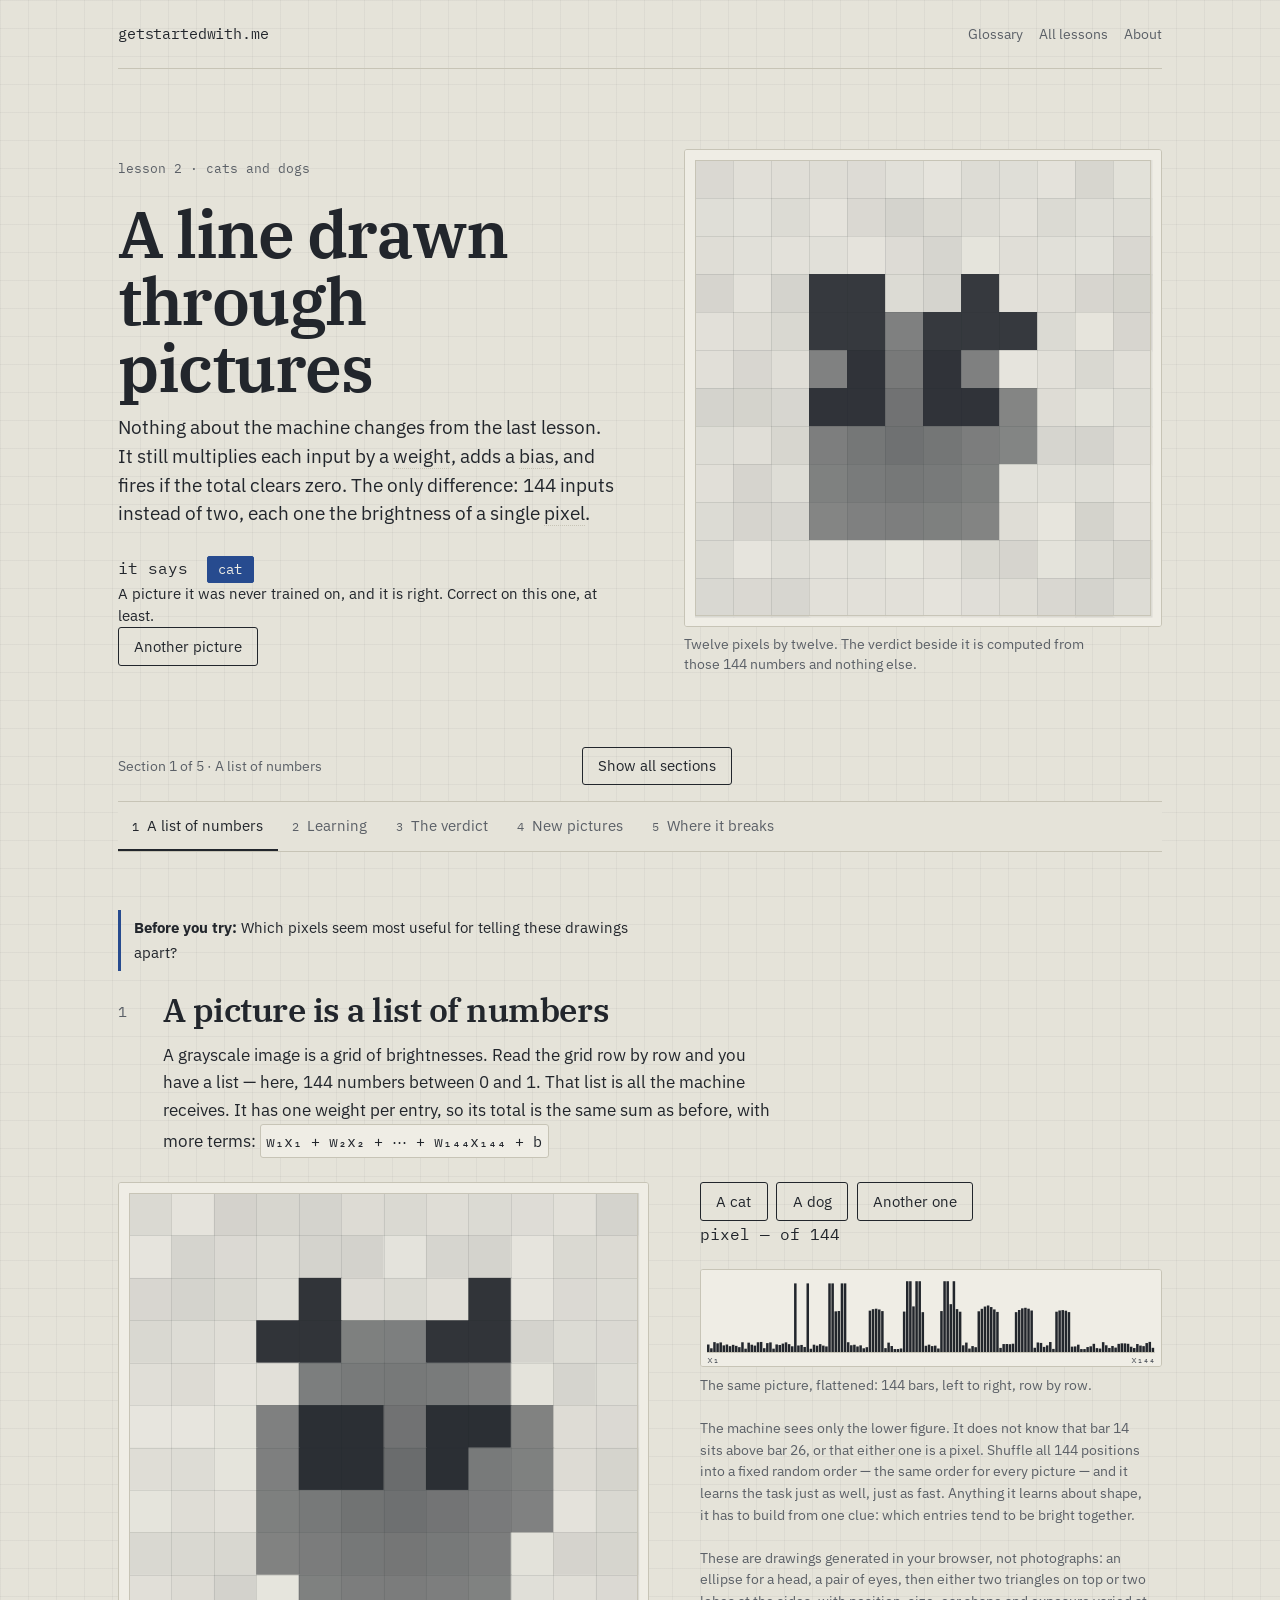
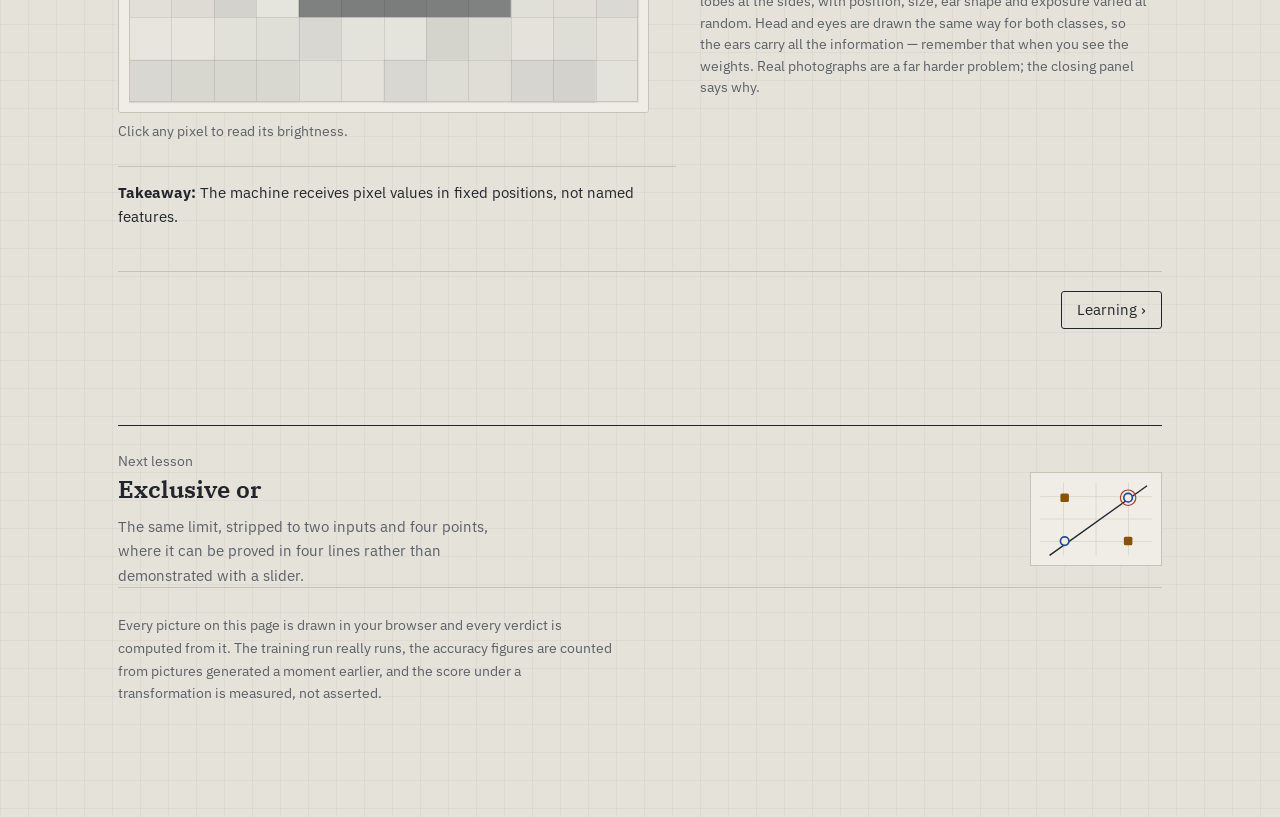
<file: lessons/images.html>
<!DOCTYPE html>
<html lang="en">
<head>
<meta charset="utf-8">
<meta name="viewport" content="width=device-width, initial-scale=1">
<title>Cats and dogs — getstartedwith.me</title>
<meta name="description" content="A perceptron with 144 inputs sorting pictures of cats from pictures of dogs: what its weights look like as an image, and the transformations that break it. A short interactive lesson.">
<link rel="preconnect" href="https://fonts.googleapis.com">
<link rel="preconnect" href="https://fonts.gstatic.com" crossorigin>
<link href="https://fonts.googleapis.com/css2?family=IBM+Plex+Mono:wght@400;500&family=IBM+Plex+Sans:wght@400;500;600&family=IBM+Plex+Serif:wght@600&display=swap" rel="stylesheet">
<link rel="icon" href="../favicon.ico" sizes="32x32">
<link rel="icon" href="../favicon.svg" type="image/svg+xml">
<link rel="stylesheet" href="../assets/site.css">
<style>
.lamp{display:inline-grid;place-items:center;min-width:3.4em;padding:.1rem .5rem;margin-left:.55rem;
  font-family:var(--mono);font-size:.86rem;border:1px solid var(--rule);border-radius:2px;background:var(--field)}
.lamp.cat{background:var(--off);border-color:var(--off);color:var(--field)}
.lamp.dog{background:var(--on);border-color:var(--on);color:var(--field)}
.grouped{margin:0 0 .4rem;font-family:var(--mono);font-size:.82rem;color:var(--ink-2)}
canvas.strip{aspect-ratio:auto;height:96px}
canvas.sheet4{aspect-ratio:1/1}
canvas.sheet6{aspect-ratio:3/2}
canvas.bar2{aspect-ratio:auto;height:52px}
.trio{display:grid;grid-template-columns:repeat(3,minmax(0,1fr));gap:.7rem}
.trio figcaption{margin-top:.4rem;font-size:.78rem}
.swatch.cat{background:#274B8F;border-radius:2px}
.swatch.dog{background:#8A5206;border-radius:2px}
.swatch.mid{background:#EFEDE5;border:1px solid var(--rule);border-radius:2px}
</style>
</head>
<body>
<main>

<div class="topbar">
  <a class="wordmark" href="../index.html">getstartedwith.me</a>
  <nav>
    <a class="away" href="../glossary.html" target="_blank" rel="noopener" title="Open the full glossary in a new tab">Glossary</a>
    <a class="away" href="../index.html">All lessons</a>
    <a class="away" href="../about.html">About</a>
  </nav>
</div>

<header class="hero">
  <div class="hero-grid">
    <div class="hero-text">
    <div class="hero-intro">
      <p class="kicker">lesson 2 · cats and dogs</p>
      <h1>A line drawn through pictures</h1>
      <p class="lede">Nothing about the machine changes from the last lesson. It still multiplies each input by a <a class="term" href="../glossary.html#weight">weight</a>, adds a <a class="term" href="../glossary.html#bias">bias</a>, and fires if the total clears zero. The only difference: 144 inputs instead of two, each one the brightness of a single <a class="term" href="../glossary.html#pixel">pixel</a>.</p>
    </div>
    <div class="hero-meta">
      <p class="readout" id="hero-read">it says <span class="lamp cat" id="hero-lamp">cat</span></p>
      <p class="msg" id="hero-msg">Pictures it was never trained on, judged one at a time.</p>
      <div class="row"><button class="btn" id="hero-again" type="button">Another picture</button></div>
    </div>
    </div>
    <figure class="hero-fig">
      <div class="window"><canvas id="hero-img" role="img"
        aria-label="A twelve by twelve grayscale drawing of an animal, with the machine's verdict shown beside it."></canvas></div>
      <figcaption>Twelve pixels by twelve. The verdict beside it is computed from those 144 numbers and nothing else.</figcaption>
    </figure>
  </div>
</header>

<div id="rail-top"></div>
<div class="rail" id="rail" role="tablist" aria-label="Sections"></div>

<section id="numbers" class="panel" role="tabpanel" aria-labelledby="tab-numbers">
  <p class="experiment-prompt"><strong>Before you try:</strong> Which pixels seem most useful for telling these drawings apart?</p>
  <div class="sec-head">
    <div class="sec-num">1</div>
    <div>
      <h2>A picture is a list of numbers</h2>
      <p>A grayscale image is a grid of brightnesses. Read the grid row by row and you have a list — here, 144 numbers between 0 and 1. That list is all the machine receives. It has one weight per entry, so its total is the same sum as before, with more terms: <span class="formula" style="display:inline-block;padding:.1rem .35rem">w₁x₁ + w₂x₂ + ⋯ + w₁₄₄x₁₄₄ + b</span></p>
    </div>
  </div>

  <div class="split wide-left">
    <figure>
      <div class="window"><canvas id="n-img" class="drag-canvas" tabindex="0" role="img"
        aria-label="A twelve by twelve grid of gray squares forming a simple animal drawing. Clicking a square reports its brightness."></canvas></div>
      <figcaption id="n-cap">Click any pixel to read its brightness.</figcaption>
    </figure>

    <div class="stack">
      <div class="row">
        <button class="btn" id="n-cat" type="button">A cat</button>
        <button class="btn" id="n-dog" type="button">A dog</button>
        <button class="btn" id="n-new" type="button">Another one</button>
      </div>

      <p class="readout" id="n-read">pixel 1 of 144</p>

      <figure>
        <div class="window"><canvas id="n-strip" class="strip" role="img"
          aria-label="The same 144 brightnesses drawn as a row of bars, in the order the machine receives them."></canvas></div>
        <figcaption>The same picture, flattened: 144 bars, left to right, row by row.</figcaption>
      </figure>

      <p class="note">The machine sees only the lower figure. It does not know that bar 14 sits above bar 26, or that either one is a pixel. Shuffle all 144 positions into a fixed random order — the same order for every picture — and it learns the task just as well, just as fast. Anything it learns about shape, it has to build from one clue: which entries tend to be bright together.</p>

      <p class="note">These are drawings generated in your browser, not photographs: an ellipse for a head, a pair of eyes, then either two triangles on top or two lobes at the sides, with position, size, ear shape and exposure varied at random. Head and eyes are drawn the same way for both classes, so the ears carry all the information — remember that when you see the weights. Real photographs are a far harder problem; the closing panel says why.</p>
    </div>
  </div>
  <p class="takeaway"><strong>Takeaway:</strong> The machine receives pixel values in fixed positions, not named features.</p>
</section>

<section id="learn" class="panel" role="tabpanel" aria-labelledby="tab-learn">
  <p class="experiment-prompt"><strong>Before you try:</strong> Where do you expect the strongest positive and negative weights?</p>
  <div class="sec-head">
    <div class="sec-num">2</div>
    <div>
      <h2>What it learns is a picture too</h2>
      <p>The learning rule is unchanged from the last lesson. Show it a <a class="term" href="../glossary.html#label">labelled</a> example; if the answer is right, do nothing. If it answered cat when the answer was dog, add that picture's 144 numbers to the 144 weights. If it answered dog when the answer was cat, subtract them. The weights are added and subtracted a whole picture at a time, so they keep the shape of a picture. Fold the list of 144 weights back into a grid and you can look at it.</p>
    </div>
  </div>

  <div class="split wide-left">
    <figure>
      <div class="window"><canvas id="l-w" role="img"
        aria-label="The 144 weights folded back into a twelve by twelve grid, blue where a bright pixel argues for cat and brown where it argues for dog."></canvas></div>
      <figcaption id="l-wcap">The weights, as an image. Brown pixels push the total up toward dog, blue pixels pull it down toward cat.</figcaption>
      <div class="legend">
        <span><i class="swatch cat"></i>bright here ⇒ cat</span>
        <span><i class="swatch mid"></i>ignored</span>
        <span><i class="swatch dog"></i>bright here ⇒ dog</span>
      </div>
    </figure>

    <div class="stack">
      <figure>
        <div class="window"><canvas id="l-sheet" class="sheet4" role="img"
          aria-label="The sixteen training pictures, eight cats and eight dogs, with a ring marking the one currently being checked."></canvas></div>
        <figcaption>The sixteen training pictures. A ring marks the one being checked; a cross marks one the machine currently gets wrong.</figcaption>
      </figure>

      <div class="row">
        <button class="btn" id="l-run" type="button">Start training</button>
        <button class="btn" id="l-step" type="button">One example</button>
        <button class="btn" id="l-reset" type="button">Reset weights</button>
      </div>

      <p class="readout" id="l-stats">0 passes, 0 corrections</p>

      <div>
        <h3>Show</h3>
        <div class="segmented" id="l-mode" role="group" aria-label="What to show in the weight image">
          <button type="button" data-mode="w" aria-pressed="true">what it learned</button>
          <button type="button" data-mode="mean" aria-pressed="false">average dog − average cat</button>
        </div>
      </div>

      <figure>
        <div class="window"><canvas id="l-trace" class="trace" role="img"
          aria-label="Chart of how many of the sixteen training pictures were misclassified on each pass."></canvas></div>
        <figcaption>Mistakes on each pass through the sixteen.</figcaption>
      </figure>

      <p class="msg" id="l-msg"></p>
    </div>
  </div>

  <div class="split" style="margin-top:2.2rem">
    <p class="note">Set the display to the average dog minus the average cat and you get the same picture drawn more smoothly: bright at the top corners where cat ears go, bright along the flanks where dog ears hang. The rule gets close to that in four corrections, because it stops the instant it gets everything right. It is not looking for the best <a class="term" href="../glossary.html#template">template</a>. It is looking for any weights that make no mistakes, and the first ones it stumbles into are the ones it keeps.</p>
    <p class="note">Keep that in mind before the weight image starts to look like understanding. Both pictures say the same thing — <em>ink up here counts against, ink at the sides counts for</em> — and that one comparison of two regions is the machine's entire theory of animals.</p>
  </div>
  <p class="takeaway"><strong>Takeaway:</strong> The learned template records how pixels contribute to the classification.</p>
</section>

<section id="verdict" class="panel" role="tabpanel" aria-labelledby="tab-verdict">
  <p class="experiment-prompt"><strong>Before you try:</strong> Can a bright pixel contribute almost nothing to the verdict?</p>
  <div class="sec-head">
    <div class="sec-num">3</div>
    <div>
      <h2>How a verdict gets made</h2>
      <p>Multiply the picture by the weights pixel by pixel and you get a third image: what each pixel contributed. Add all 144 contributions, add the bias, and the sign of that one number is the answer. The operation has a plain reading: a template laid over the picture, scoring how much ink falls on brown and how much on blue.</p>
    </div>
  </div>

  <div class="trio" style="margin-bottom:1.6rem">
    <figure>
      <div class="window"><canvas id="v-img" role="img" aria-label="The picture being judged."></canvas></div>
      <figcaption>the picture, x</figcaption>
    </figure>
    <figure>
      <div class="window"><canvas id="v-w" role="img" aria-label="The weight template."></canvas></div>
      <figcaption>the weights, w</figcaption>
    </figure>
    <figure>
      <div class="window"><canvas id="v-p" role="img" aria-label="The two multiplied together pixel by pixel: each pixel's contribution to the total."></canvas></div>
      <figcaption>each pixel's contribution, wᵢxᵢ</figcaption>
    </figure>
  </div>

  <div class="split">
    <div class="stack">
      <figure>
        <div class="window"><canvas id="v-bar" class="bar2" role="img"
          aria-label="The total plotted against zero: negative is cat, positive is dog."></canvas></div>
        <figcaption>The total, against zero.</figcaption>
      </figure>
      <p class="readout" id="v-read">total 0.00<span class="lamp">—</span></p>
      <div class="row">
        <button class="btn" id="v-next" type="button">Another picture</button>
        <button class="btn" id="v-flip" type="button">Show me a dog</button>
      </div>
    </div>

    <div>
      <p class="note">The third image is where the answer lives. Ink on brown adds; ink on blue subtracts; ink on the pale middle does nothing, however bright. The head and eyes are the brightest things in the picture, and they land almost entirely on the pale middle, so they contribute almost nothing. They are the parts both classes draw alike, and every correction that added them for a dog was cancelled by one that subtracted them for a cat.</p>
      <p class="note">The total's size means nothing to the machine. Only its sign is read. A picture that scores +0.02 and one that scores +2.0 are both simply <em>dog</em>, and the <a class="term" href="../glossary.html#step-function">step function</a> throws the difference away. That discarded <a class="term" href="../glossary.html#margin">margin</a> is what later methods go back for.</p>
    </div>
  </div>
  <p class="takeaway"><strong>Takeaway:</strong> A pixel contributes its value multiplied by its weight; brightness alone does not decide.</p>
</section>

<section id="test" class="panel" role="tabpanel" aria-labelledby="tab-test">
  <p class="experiment-prompt"><strong>Before you try:</strong> Will success on the training pictures transfer to fresh drawings?</p>
  <div class="sec-head">
    <div class="sec-num">4</div>
    <div>
      <h2>Pictures it has never seen</h2>
      <p>Getting the training pictures right is no achievement on its own. Sixteen points in a 144-dimensional space can be split by a plane almost however they are labelled, so a machine with this many weights can memorise nonsense. The question is whether the template transfers. Draw fresh animals it has never been shown and see.</p>
    </div>
  </div>

  <div class="split wide-left">
    <figure>
      <div class="window"><canvas id="t-sheet" class="sheet6" role="img"
        aria-label="Twenty-four freshly drawn animals with the machine's verdict on each; wrong ones are ringed."></canvas></div>
      <figcaption>Twenty-four new pictures. The bar under each one is the verdict — blue for cat, brown for dog — and a red ring and cross mark a mistake.</figcaption>
    </figure>

    <div class="stack">
      <p class="readout" id="t-read">— correct</p>
      <div class="row">
        <button class="btn" id="t-new" type="button">Draw 24 more</button>
      </div>
      <p class="msg" id="t-msg"></p>
      <p class="note">A larger check runs alongside the twenty-four you can see: <span id="t-big">120</span> fresh pictures, redrawn each time you press the button. That figure is the honest one, and it is the one the last panel takes apart.</p>
      <p class="note">Before reading too much into a high score: the two classes differ in exactly one respect, and it sits in a fixed place in the frame. The task was built to suit a straight line. That a straight line solves it says nothing about photographs of animals.</p>
    </div>
  </div>
  <p class="takeaway"><strong>Takeaway:</strong> Held-out examples check transfer within this generator, not to real photographs.</p>
</section>

<section id="break" class="panel" role="tabpanel" aria-labelledby="tab-break">
  <p class="experiment-prompt"><strong>Before you try:</strong> Which transformation should change the score most?</p>
  <div class="sec-head">
    <div class="sec-num">5</div>
    <div>
      <h2>Where it breaks</h2>
      <p>Every training picture was framed the same way, so the machine learned a template anchored to the frame rather than to the animal. Move the animal a couple of pixels and the ink no longer lands where the template expects it. Nothing about the creature has changed. The list of 144 numbers has changed completely.</p>
    </div>
  </div>

  <div class="split wide-left">
    <figure>
      <div class="window"><canvas id="b-img" role="img"
        aria-label="A picture with the current transformation applied, judged by the machine."></canvas></div>
      <figcaption id="b-cap">The picture as the machine now receives it.</figcaption>
    </figure>

    <div class="stack">
      <div>
        <p class="grouped">move the animal in the frame</p>
        <div class="ctl">
          <label for="b-dx">across</label><input id="b-dx" type="range" min="-4" max="4" step="1" value="0"><output id="b-dxo">0</output>
          <label for="b-dy">down</label><input id="b-dy" type="range" min="-4" max="4" step="1" value="0"><output id="b-dyo">0</output>
        </div>
      </div>
      <div>
        <p class="grouped">change the picture without moving it</p>
        <div class="ctl">
          <label for="b-br">exposure</label><input id="b-br" type="range" min="0.3" max="1.6" step="0.05" value="1"><output id="b-bro">1.00</output>
        </div>
        <div class="row">
          <button class="btn" id="b-inv" type="button" aria-pressed="false">Invert</button>
          <button class="btn" id="b-mir" type="button" aria-pressed="false">Mirror</button>
          <button class="btn" id="b-reset" type="button">Undo all</button>
        </div>
      </div>

      <p class="readout" id="b-read">this picture: <b id="b-one">—</b><span id="b-note"></span></p>
      <p class="readout" id="b-acc">— of 120 correct</p>
      <p class="msg" id="b-msg">Move something and watch the score.</p>
      <div class="row"><button class="btn" id="b-next" type="button">Another picture</button></div>
    </div>
  </div>

  <div class="split" style="margin-top:2.2rem">
    <div>
      <p>Three pixels down and the score falls to what a coin could match. Invert the picture and it does worse than a coin — reliably wrong, because every contribution changes sign at once. Mirroring costs almost nothing, because these drawings are left-right symmetric. Exposure costs nothing at all, because scaling every pixel scales the total without moving it across zero. The machine is not fragile in general. It is fragile in exactly the ways its one template is.</p>
      <p>One obvious fix is to train on shifted copies too. It half works, and it shows what the problem really is: the template blurs to cover every position it was shown, the sharp evidence smears out, and accuracy on centred pictures drops to pay for it. One template is being asked to be several. No setting of 144 weights says <em>pointed ears, wherever they are</em> — that is not a statement about a fixed list of pixels.</p>
    </div>
    <div>
      <p>The next lesson walks into this same wall from the other side. Here it is a shortage of expressive power, found by dragging a slider until the score falls over. There it is the same shortage in a function of two inputs and four cases, small enough that the impossibility can be proved in four lines. In both lessons the limit belongs to the architecture, not the training, and no amount of correction reaches past it.</p>
      <p>What is needed is a way for the machine to compute <em>features</em> — pointedness, a pair of things above a blob — and then decide about those, rather than about raw pixels in fixed positions. That is a second layer, and the smallest honest case for one has two inputs and four points.</p>
      <p class="cite">Minsky and Papert's group invariance theorem, in <em>Perceptrons</em> (1969), makes the translation argument exactly: if the machine's predicates are unchanged as a group by shifting the image, its weights must be constant across each orbit of that group — which is a severe constraint on what can be told apart. Rosenblatt had met the practical version at the Mark I, whose 400 photocells looked at a fixed retina and whose performance depended on where in that retina you put the shape.</p>
    </div>
  </div>
  <p class="takeaway"><strong>Takeaway:</strong> A template tied to pixel positions can fail when the same shape moves.</p>
</section>

<a class="nextup" href="xor.html">
  <div>
    <p class="lab">Next lesson</p>
    <span class="ttl">Exclusive or</span>
    <p class="say">The same limit, stripped to two inputs and four points, where it can be proved in four lines rather than demonstrated with a slider.</p>
  </div>
  <svg viewBox="0 0 168 118" aria-hidden="true">
    <g stroke="#D7D4C7" stroke-width="1">
      <path d="M42 12V106M84 12V106M126 12V106M12 30H156M12 59H156M12 88H156"/>
    </g>
    <line x1="24" y1="106" x2="150" y2="16" stroke="#22262C" stroke-width="1.8"/>
    <rect x="38" y="26" width="11" height="11" rx="2" fill="#8A5206"/>
    <rect x="120" y="82" width="11" height="11" rx="2" fill="#8A5206"/>
    <circle cx="43.5" cy="87.5" r="5.5" fill="#EFEDE5" stroke="#274B8F" stroke-width="2.2"/>
    <circle cx="125.5" cy="31.5" r="5.5" fill="#EFEDE5" stroke="#274B8F" stroke-width="2.2"/>
    <circle cx="125.5" cy="31.5" r="10" fill="none" stroke="#A8382B" stroke-width="1.5"/>
  </svg>
</a>

<footer>
  <p>Every picture on this page is drawn in your browser and every verdict is computed from it. The training run really runs, the accuracy figures are counted from pictures generated a moment earlier, and the score under a transformation is measured, not asserted.</p>
</footer>

</main>
<script src="../assets/glossary-data.js"></script>
<script src="../assets/lesson.js"></script>
<script src="../assets/animals.js"></script>
<script>
"use strict";

const LR = 0.08;                    /* the correction step of lesson 1 */

/* ---------------- the machine ---------------- */

const MODEL = { w: new Float64Array(NP), b: 0, passes:0, updates:0, trace:[], done:false };

function total(w, b, x){
  let s = b;
  for(let k=0;k<NP;k++) s += w[k]*x[k];
  return s;
}
const verdict = z => step(z);                 /* 1 = dog, 0 = cat */
const NAME = c => c === 1 ? "dog" : "cat";

function clearModel(){
  MODEL.w = new Float64Array(NP); MODEL.b = 0;
  MODEL.passes = 0; MODEL.updates = 0; MODEL.trace = []; MODEL.done = false;
}

/* one example: correct it if wrong, and report whether it moved */
function learnFrom(d){
  const y = verdict(total(MODEL.w, MODEL.b, d.x));
  if(y === d.y) return false;
  const e = d.y - y;
  for(let k=0;k<NP;k++) MODEL.w[k] += LR*e*d.x[k];
  MODEL.b += LR*e;
  MODEL.updates++;
  return true;
}

const TRAIN = makeSet(8, 1);

function trainToEnd(){
  clearModel();
  for(let p=0;p<400;p++){
    let errs = 0;
    TRAIN.forEach(d => { if(learnFrom(d)) errs++; });
    MODEL.passes++;
    MODEL.trace.push(errs);
    if(errs === 0){ MODEL.done = true; return; }
  }
}
trainToEnd();

function accuracy(set, tf){
  let n = 0;
  set.forEach(d => { if(verdict(total(MODEL.w, MODEL.b, tf ? tf(d.x) : d.x)) === d.y) n++; });
  return n;
}

/* ---------------- painting ---------------- */
/* paint, paintOne, shade and diverge come from animals.js, which lesson 6
   shares; the two below are used by this lesson alone and stay here. */

/* a grid of thumbnails; mark = {ring, cross, tint} per item */
function paintSheet(p, items, cols){
  const g = p.ctx;
  g.clearRect(0,0,p.w,p.h);
  g.fillStyle = C.field; g.fillRect(0,0,p.w,p.h);
  const rows = Math.ceil(items.length/cols);
  const gap = 7, pad = 8;
  const side = Math.min((p.w - 2*pad - (cols-1)*gap)/cols,
                        (p.h - 2*pad - (rows-1)*gap)/rows);
  const ox = (p.w - (cols*side + (cols-1)*gap))/2;
  const oy = (p.h - (rows*side + (rows-1)*gap))/2;
  items.forEach((it,k) => {
    const cx = ox + (k%cols)*(side+gap), cy = oy + Math.floor(k/cols)*(side+gap);
    paint(g, it.x, cx, cy, side, { grid:false });
    if(it.wrong){
      g.strokeStyle = C.alert; g.lineWidth = 2;
      g.strokeRect(cx-2.5, cy-2.5, side+5, side+5);
      g.beginPath();
      g.moveTo(cx+side-6, cy+4); g.lineTo(cx+side-1, cy+9);
      g.moveTo(cx+side-1, cy+4); g.lineTo(cx+side-6, cy+9);
      g.stroke();
    }
    if(it.ring){
      g.strokeStyle = C.ink; g.lineWidth = 1.6; g.setLineDash([3,3]);
      g.strokeRect(cx-4.5, cy-4.5, side+9, side+9);
      g.setLineDash([]);
    }
    if(it.mark){
      g.fillStyle = it.mark === "dog" ? C.on : C.off;
      g.fillRect(cx, cy+side, side, 3);
    }
  });
  return { ox:ox, oy:oy, side:side, gap:gap, cols:cols };
}

/* the horizontal total-against-zero bar used in panel 3 */
function paintBar(p, z){
  const g = p.ctx;
  g.clearRect(0,0,p.w,p.h);
  g.fillStyle = C.field; g.fillRect(0,0,p.w,p.h);
  const half = Math.max(1, Math.abs(z)*1.35), pad = 12;
  const wid = p.w - 2*pad, mid = pad + wid/2;
  const sx = v => mid + (v/half)*(wid/2);
  const y = p.h/2 - 6;

  g.strokeStyle = C.grid; g.lineWidth = 1;
  g.font = '400 10px "IBM Plex Mono", monospace';
  g.textAlign = "center"; g.textBaseline = "top";
  const tick = half > 2.4 ? 1 : 0.5;
  for(let t = -Math.floor(half/tick)*tick; t <= half; t += tick){
    if(Math.abs(t) < 1e-9) continue;
    const x = Math.round(sx(t))+.5;
    g.beginPath(); g.moveTo(x, 6); g.lineTo(x, y+16); g.stroke();
    g.fillStyle = C.ink2; g.fillText(num(t,1), x, y+19);
  }
  g.fillStyle = z >= 0 ? C.on : C.off;
  g.fillRect(Math.min(sx(0), sx(z)), y-8, Math.max(Math.abs(sx(z)-sx(0)), 2), 16);
  g.strokeStyle = C.ink; g.lineWidth = 1.4;
  g.beginPath(); g.moveTo(Math.round(sx(0))+.5, 4); g.lineTo(Math.round(sx(0))+.5, y+14); g.stroke();
  g.fillStyle = C.ink2; g.fillText("0", sx(0), y+19);
}

function setLamp(el, cls){
  el.className = "lamp " + (cls === 1 ? "dog" : "cat");
  el.textContent = NAME(cls);
}

/* ============================ hero ============================ */

(function hero(){
  const p = Plot(document.getElementById("hero-img"), [0,1,0,1]);
  const lamp = document.getElementById("hero-lamp");
  const msg  = document.getElementById("hero-msg");
  let seed = 40000, item = null, timer = null, shownCount = 0;

  function pick(){
    const cls = (seed % 2) ? 1 : 0;
    item = { x: draw(cls, seed), y: cls };
    seed += 7;
  }

  function render(){
    paintOne(p, item.x);
    const y = verdict(total(MODEL.w, MODEL.b, item.x));
    setLamp(lamp, y);
    msg.textContent = y === item.y
      ? "A picture it was never trained on, and it is right. Correct on this one, at least."
      : "Wrong on this one — it happens, and the fourth panel counts how often.";
    msg.classList.add("hit");
  }

  function again(){ pick(); render(); }

  document.getElementById("hero-again").addEventListener("click", () => {
    clearInterval(timer); again();
  });
  redraws.push(() => { p.fit(); if(item) render(); });
  pick(); render();
  /* a few on its own, then it waits to be asked */
  if(!REDUCE) timer = setInterval(() => {
    again();
    if(++shownCount >= 5) clearInterval(timer);
  }, 2600);
})();

/* ============================ 1. a list of numbers ============================ */

(function numbers(){
  const p  = Plot(document.getElementById("n-img"), [0,1,0,1]);
  const sp = Plot(document.getElementById("n-strip"), [0,1,0,1]);
  const read = document.getElementById("n-read");
  const cap  = document.getElementById("n-cap");
  let cls = 0, seed = 61000, px = draw(cls, seed), at = -1, box = null;

  function render(){
    box = paintOne(p, px);
    if(at >= 0){
      const g = p.ctx, c = box.side/N, i = Math.floor(at/N), j = at%N;
      g.strokeStyle = C.alert; g.lineWidth = 2;
      g.strokeRect(box.x0 + j*c - 1, box.y0 + i*c - 1, c+2, c+2);
    }
    drawStrip();
    read.textContent = at < 0
      ? "pixel — of 144"
      : "pixel " + (at+1) + " of 144   ·   row " + (Math.floor(at/N)+1) +
        ", column " + (at%N + 1) + "   ·   " + px[at].toFixed(2);
  }

  function drawStrip(){
    const g = sp.ctx;
    g.clearRect(0,0,sp.w,sp.h);
    g.fillStyle = C.field; g.fillRect(0,0,sp.w,sp.h);
    const pad = 6, base = sp.h - 14, h = base - 8;
    const bw = (sp.w - 2*pad)/NP;
    for(let k=0;k<NP;k++){
      g.fillStyle = k === at ? C.alert : C.ink;
      const bh = Math.max(1, px[k]*h);
      g.fillRect(pad + k*bw, base - bh, Math.max(bw-0.6, 0.8), bh);
    }
    g.strokeStyle = C.rule; g.lineWidth = 1;
    g.beginPath(); g.moveTo(pad, base+.5); g.lineTo(sp.w-pad, base+.5); g.stroke();
    g.fillStyle = C.ink2;
    g.font = '400 10px "IBM Plex Mono", monospace';
    g.textAlign = "left"; g.textBaseline = "top";
    g.fillText("x₁", pad, base+3);
    g.textAlign = "right";
    g.fillText("x₁₄₄", sp.w-pad, base+3);
  }

  function hit(ev){
    if(!box) return;
    const r = p.cv.getBoundingClientRect();
    const x = ev.clientX - r.left, y = ev.clientY - r.top;
    const c = box.side/N;
    const j = Math.floor((x - box.x0)/c), i = Math.floor((y - box.y0)/c);
    if(i < 0 || j < 0 || i >= N || j >= N) return;
    at = i*N + j;
    cap.textContent = "Brightness runs from 0 (paper) to 1 (full ink).";
    render();
  }
  p.cv.addEventListener("keydown",e=>{
    const change={ArrowLeft:-1,ArrowRight:1,ArrowUp:-N,ArrowDown:N}[e.key];
    if(change===undefined)return;e.preventDefault();at=clamp((at<0?0:at)+change,0,NP-1);render();
    announce("Pixel "+(at+1)+", row "+(Math.floor(at/N)+1)+", column "+(at%N+1)+", brightness "+px[at].toFixed(2));
  });
  p.cv.setAttribute("aria-label",p.cv.getAttribute("aria-label")+" Arrow keys select a pixel.");
  p.cv.addEventListener("pointerdown", hit);
  p.cv.addEventListener("pointermove", e => { if(e.buttons) hit(e); });

  function fresh(next){
    if(next !== undefined) cls = next;
    seed += 13;
    px = draw(cls, seed);
    render();
  }
  document.getElementById("n-cat").addEventListener("click", () => fresh(0));
  document.getElementById("n-dog").addEventListener("click", () => fresh(1));
  document.getElementById("n-new").addEventListener("click", () => fresh());

  redraws.push(() => { p.fit(); sp.fit(); render(); });
  render();
})();

/* ============================ 2. learning ============================ */

(function learning(){
  const wp = Plot(document.getElementById("l-w"), [0,1,0,1]);
  const sh = Plot(document.getElementById("l-sheet"), [0,1,0,1]);
  const tp = Plot(document.getElementById("l-trace"), [0,1,0,1]);
  const runBtn = document.getElementById("l-run");
  const stats = document.getElementById("l-stats");
  const msg   = document.getElementById("l-msg");
  const wcap  = document.getElementById("l-wcap");
  const group = document.getElementById("l-mode");

  let mode = "w", at = 0, errs = 0, running = false, last = 0;

  /* the smooth reference template, from pictures outside the training set */
  const MEAN = (function(){
    const m = new Float64Array(NP), big = makeSet(80, 7000);
    big.forEach(d => { for(let k=0;k<NP;k++) m[k] += (d.y ? 1 : -1) * d.x[k] / big.length; });
    return m;
  })();

  function render(){
    paintOne(wp, mode === "w" ? MODEL.w : MEAN, { signed:true });
    wcap.textContent = mode === "w"
      ? "The weights, as an image. Brown pixels push the total up toward dog, blue pixels pull it down toward cat."
      : "For comparison: the average dog minus the average cat, over 160 pictures. The same statement, drawn smoothly.";

    paintSheet(sh, TRAIN.map((d,k) => ({
      x: d.x,
      ring: k === at % TRAIN.length && (running || MODEL.updates > 0),
      wrong: verdict(total(MODEL.w, MODEL.b, d.x)) !== d.y
    })), 4);

    const bad = TRAIN.filter(d => verdict(total(MODEL.w, MODEL.b, d.x)) !== d.y).length;
    stats.textContent = plural(MODEL.passes,"pass") + ", " + plural(MODEL.updates,"correction") +
      "   ·   " + bad + " of 16 wrong";
    drawTrace();
  }

  function drawTrace(){
    const g = tp.ctx;
    g.clearRect(0,0,tp.w,tp.h);
    g.fillStyle = C.field; g.fillRect(0,0,tp.w,tp.h);
    const padL = 26, padB = 16, padT = 10;
    const h = tp.h - padB - padT, wid = tp.w - padL - 8;
    const top = Math.max(4, Math.max.apply(null, MODEL.trace.concat([4])));
    g.strokeStyle = C.grid; g.lineWidth = 1;
    g.font = '400 10px "IBM Plex Mono", monospace';
    g.fillStyle = C.ink2; g.textAlign = "right"; g.textBaseline = "middle";
    for(let k=0;k<=2;k++){
      const v = Math.round(top*k/2);
      const y = Math.round(padT + h - h*v/top) + .5;
      g.beginPath(); g.moveTo(padL, y); g.lineTo(tp.w-8, y); g.stroke();
      g.fillText(String(v), padL-6, y);
    }
    if(!MODEL.trace.length){
      g.textAlign = "left"; g.fillStyle = C.ink2;
      g.fillText("no passes yet", padL+6, padT + h/2);
      return;
    }
    const bw = Math.min(18, wid/Math.max(MODEL.trace.length,8));
    MODEL.trace.forEach((v,k) => {
      const bh = h*v/top;
      g.fillStyle = v === 0 ? C.off : C.alert;
      g.fillRect(padL + k*bw + 1, padT + h - bh, Math.max(bw-2,2), Math.max(bh,1.5));
    });
    g.fillStyle = C.ink2; g.textAlign = "left"; g.textBaseline = "top";
    g.fillText("pass " + Math.max(MODEL.passes,1), padL, padT + h + 3);
  }

  /* one example, then bookkeeping at the end of a pass */
  function stepOnce(){
    if(MODEL.done) return;
    if(learnFrom(TRAIN[at])) errs++;
    at++;
    if(at === TRAIN.length){
      at = 0;
      MODEL.passes++;
      MODEL.trace.push(errs);
      if(errs === 0){
        MODEL.done = true; halt();
        msg.textContent = "A whole pass with no corrections, after " +
          plural(MODEL.passes,"pass") + " and " + plural(MODEL.updates,"correction") +
          ". The weights have stopped moving for good.";
        msg.classList.add("hit");
      }
      errs = 0;
    }
    render();
  }

  function halt(){ running = false; runBtn.textContent = "Start training"; }

  function tick(ts){
    if(!running) return;
    if(ts - last > 110){ last = ts; stepOnce(); }
    if(running) requestAnimationFrame(tick);
  }

  runBtn.addEventListener("click", () => {
    if(MODEL.done){ clearModel(); at = 0; errs = 0; msg.textContent = ""; msg.classList.remove("hit"); }
    running = !running;
    runBtn.textContent = running ? "Pause" : "Start training";
    if(running){ last = 0; requestAnimationFrame(tick); } else render();
  });
  document.getElementById("l-step").addEventListener("click", () => {
    halt();
    if(MODEL.done){ clearModel(); at = 0; errs = 0; msg.textContent = ""; msg.classList.remove("hit"); }
    stepOnce();
  });
  document.getElementById("l-reset").addEventListener("click", () => {
    halt(); clearModel(); at = 0; errs = 0;
    msg.textContent = "Every weight is back to zero, so every total is zero, which counts as dog. " +
      "The first cat it meets will be wrong, and the first correction subtracts that cat.";
    msg.classList.remove("hit");
    render();
  });

  group.addEventListener("click", e => {
    const b = e.target.closest("button");
    if(!b) return;
    mode = b.dataset.mode;
    Array.prototype.forEach.call(group.querySelectorAll("button"), x =>
      x.setAttribute("aria-pressed", String(x.dataset.mode === mode)));
    render();
  });

  document.addEventListener("panelshow", e => { if(e.detail !== "learn" && running) halt(); });

  redraws.push(() => { wp.fit(); sh.fit(); tp.fit(); render(); });
  msg.textContent = "Trained already, on page load. Reset the weights and run it again to watch the template appear.";
  render();
})();

/* ============================ 3. the verdict ============================ */

(function verdictPanel(){
  const ip = Plot(document.getElementById("v-img"), [0,1,0,1]);
  const wp = Plot(document.getElementById("v-w"),  [0,1,0,1]);
  const pp = Plot(document.getElementById("v-p"),  [0,1,0,1]);
  const bp = Plot(document.getElementById("v-bar"),[0,1,0,1]);
  const read = document.getElementById("v-read");
  const flip = document.getElementById("v-flip");
  let cls = 0, seed = 72000, px = draw(cls, seed);

  function render(){
    paintOne(ip, px);
    paintOne(wp, MODEL.w, { signed:true });
    const prod = new Float64Array(NP);
    for(let k=0;k<NP;k++) prod[k] = MODEL.w[k]*px[k];
    paintOne(pp, prod, { signed:true });

    const z = total(MODEL.w, MODEL.b, px);
    paintBar(bp, z);
    const y = verdict(z);
    read.innerHTML = "total " + num(z) +
      '<span class="lamp ' + (y ? "dog" : "cat") + '">' + NAME(y) + "</span>" +
      '<span style="font-family:var(--sans);font-size:.85rem;color:var(--ink-2);margin-left:.6rem">' +
      (y === cls ? "correct" : "wrong — this one is a " + NAME(cls)) + "</span>";
  }

  function fresh(){ seed += 11; px = draw(cls, seed); render(); }
  document.getElementById("v-next").addEventListener("click", fresh);
  flip.addEventListener("click", () => {
    cls = 1 - cls;
    flip.textContent = cls === 0 ? "Show me a dog" : "Show me a cat";
    fresh();
  });

  redraws.push(() => { ip.fit(); wp.fit(); pp.fit(); bp.fit(); render(); });
  render();
})();

/* ============================ 4. new pictures ============================ */

(function testPanel(){
  const sh = Plot(document.getElementById("t-sheet"), [0,1,0,1]);
  const read = document.getElementById("t-read");
  const msg  = document.getElementById("t-msg");
  let base = 90000, shown = [], big = [];

  function fresh(){
    base += 997;
    shown = makeSet(12, base);
    big = makeSet(60, base + 400000);
    render();
  }

  function render(){
    const items = shown.map(d => {
      const y = verdict(total(MODEL.w, MODEL.b, d.x));
      return { x:d.x, wrong: y !== d.y, mark: NAME(y) };
    });
    paintSheet(sh, items, 6);
    const okShown = items.filter(i => !i.wrong).length;
    const okBig = accuracy(big);
    read.textContent = okShown + " of 24 shown   ·   " +
      okBig + " of 120 overall   ·   " + (100*okBig/120).toFixed(1) + "%";
    msg.textContent =
      MODEL.updates === 0
        ? "The weights are all zero at the moment, so every total is zero and everything is called a dog. Train it on the previous panel." :
      okBig >= 114
        ? "It transfers. The template was built out of a handful of training pictures and it settles pictures it has never met."
        : "Not perfect — the drawings that go wrong are usually the ones drawn small, or pushed toward an edge of the frame. Which is the next panel's subject.";
    msg.classList.add("hit");
  }

  document.getElementById("t-new").addEventListener("click", fresh);
  redraws.push(() => { sh.fit(); render(); });
  fresh();
})();

/* ============================ 5. where it breaks ============================ */

(function breakPanel(){
  const p = Plot(document.getElementById("b-img"), [0,1,0,1]);
  const el = id => document.getElementById(id);
  const dx = el("b-dx"), dy = el("b-dy"), br = el("b-br");
  const inv = el("b-inv"), mir = el("b-mir");
  const one = el("b-one"), note = el("b-note"), acc = el("b-acc"), msg = el("b-msg"), cap = el("b-cap");
  let cls = 0, seed = 80000, item = { x: draw(0, seed), y: 0 };
  let invOn = false, mirOn = false;
  const HELD = makeSet(60, 120000);

  /* the same transformation applied to the picture on screen and to all 120 */
  function transform(px){
    let o = px;
    if(mirOn) o = mirror(o);
    o = shift(o, parseInt(dx.value,10), parseInt(dy.value,10));
    const f = parseFloat(br.value);
    if(Math.abs(f-1) > 1e-9) o = expose(o, f);
    if(invOn) o = invert(o);
    return o;
  }

  function render(){
    el("b-dxo").textContent = dx.value;
    el("b-dyo").textContent = dy.value;
    el("b-bro").textContent = parseFloat(br.value).toFixed(2);
    inv.setAttribute("aria-pressed", String(invOn));
    mir.setAttribute("aria-pressed", String(mirOn));

    const px = transform(item.x);
    paintOne(p, px);
    const y = verdict(total(MODEL.w, MODEL.b, px));
    one.textContent = NAME(y);
    one.style.color = y === item.y ? "var(--ink)" : "var(--alert)";
    note.textContent = y === item.y ? "  — still right" : "  — wrong, it is a " + NAME(item.y);

    const n = accuracy(HELD, transform);
    acc.textContent = n + " of 120 correct   ·   " + (100*n/120).toFixed(1) + "%";

    const moved = parseInt(dx.value,10) || parseInt(dy.value,10);
    const touched = moved || mirOn || invOn || parseFloat(br.value) !== 1;
    msg.textContent =
      MODEL.updates === 0
        ? "The weights are all zero at the moment. Train it on the second panel before taking it apart here." :
      invOn ? "Below a coin toss, and not by accident: inverting flips the sign of every contribution, so the machine is now reliably wrong rather than merely confused." :
      n >= 114 ? (touched
        ? "This one it survives. Not everything you can do to a picture moves it across the boundary."
        : "Nothing changed yet" + (n === 120 ? ", and it has every one of them right." : ", and it has all but a few right.")) :
      n >= 80 ? "Slipping. The ink is starting to miss the parts of the template that were carrying the decision." :
      "Down to roughly what guessing would give you. The animals are all still perfectly legible to you.";
    msg.classList.add("hit");

    cap.textContent = touched
      ? "The same animal as a moment ago, and a completely different list of 144 numbers."
      : "The picture as the machine receives it. Change something and watch the score.";
  }

  [dx,dy,br].forEach(s => s.addEventListener("input", render));
  inv.addEventListener("click", () => { invOn = !invOn; render(); });
  mir.addEventListener("click", () => { mirOn = !mirOn; render(); });
  el("b-reset").addEventListener("click", () => {
    dx.value = 0; dy.value = 0; br.value = 1; invOn = false; mirOn = false; render();
  });
  el("b-next").addEventListener("click", () => {
    cls = 1 - cls; seed += 17;
    item = { x: draw(cls, seed), y: cls };
    render();
  });

  redraws.push(() => { p.fit(); render(); });
  render();
})();

initPanels([
  ["numbers","A list of numbers"], ["learn","Learning"], ["verdict","The verdict"],
  ["test","New pictures"], ["break","Where it breaks"]
]);
</script>
</body>
</html>
</file>
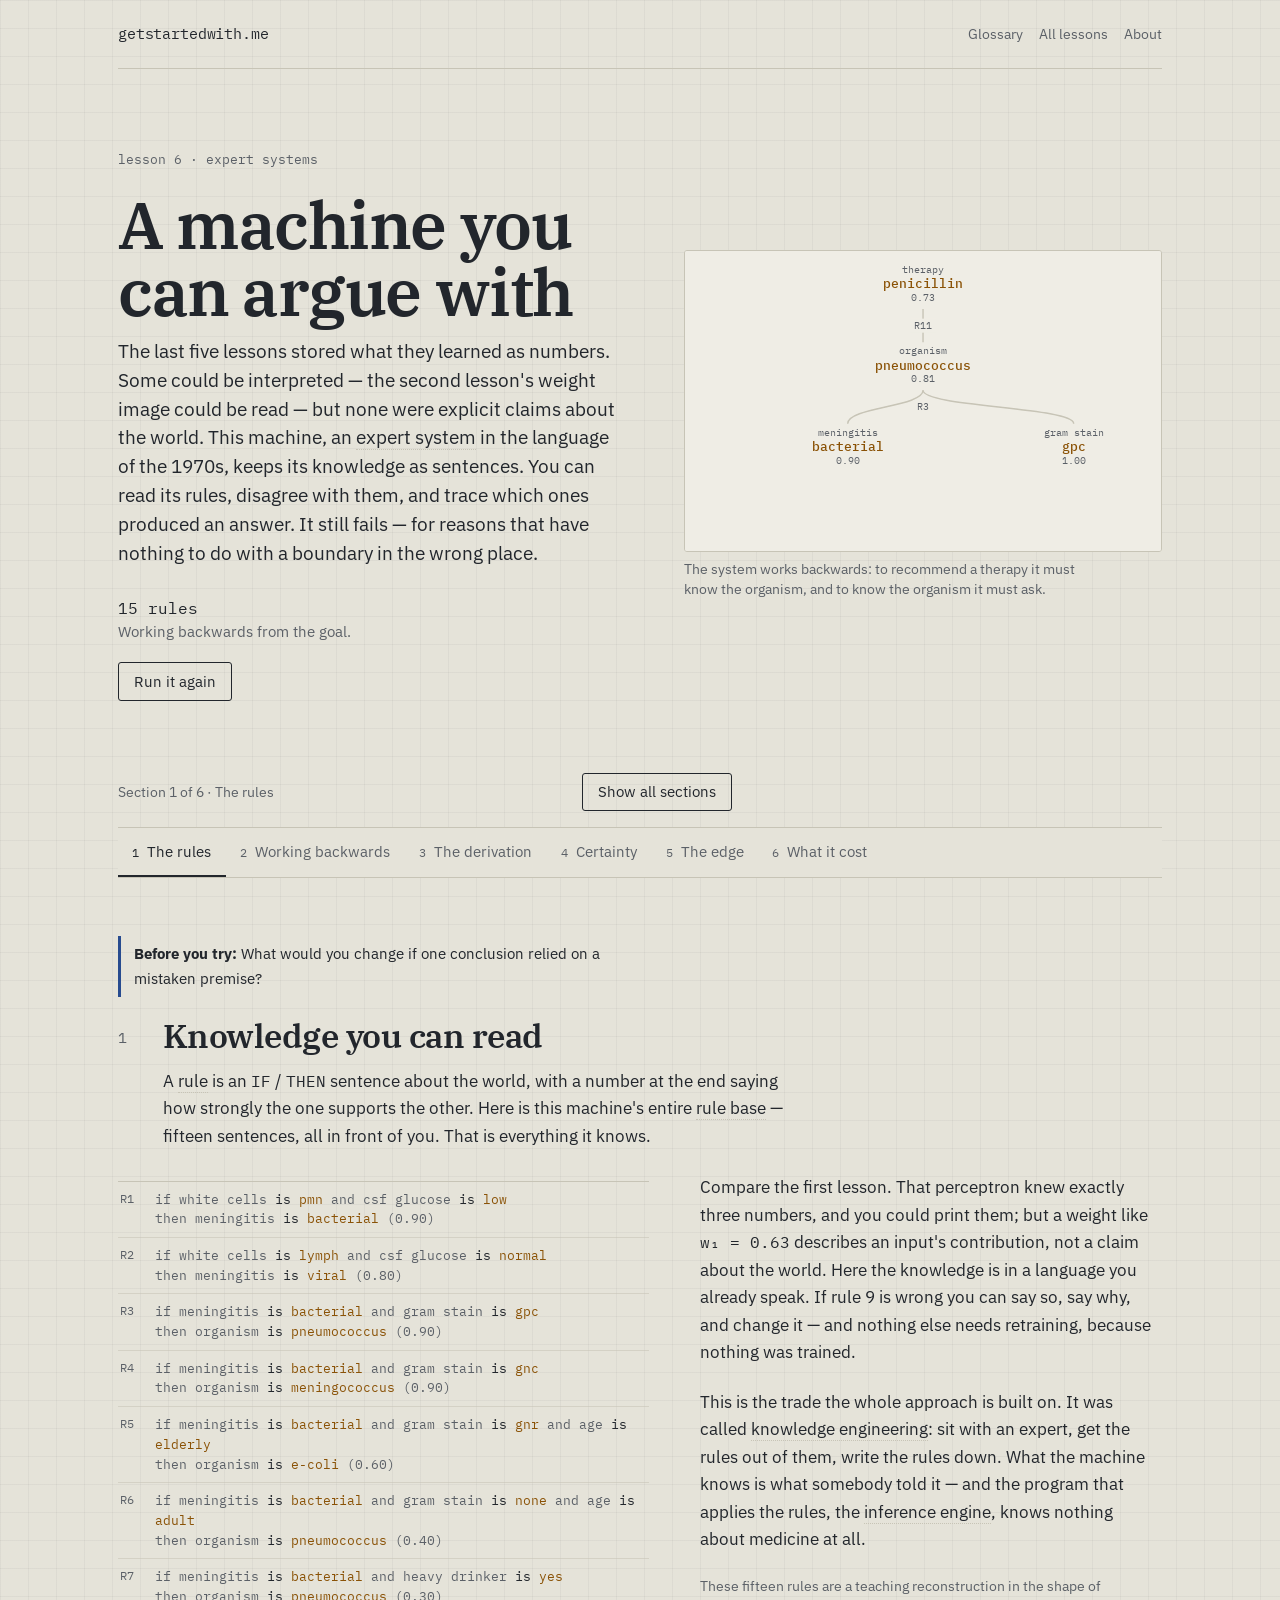
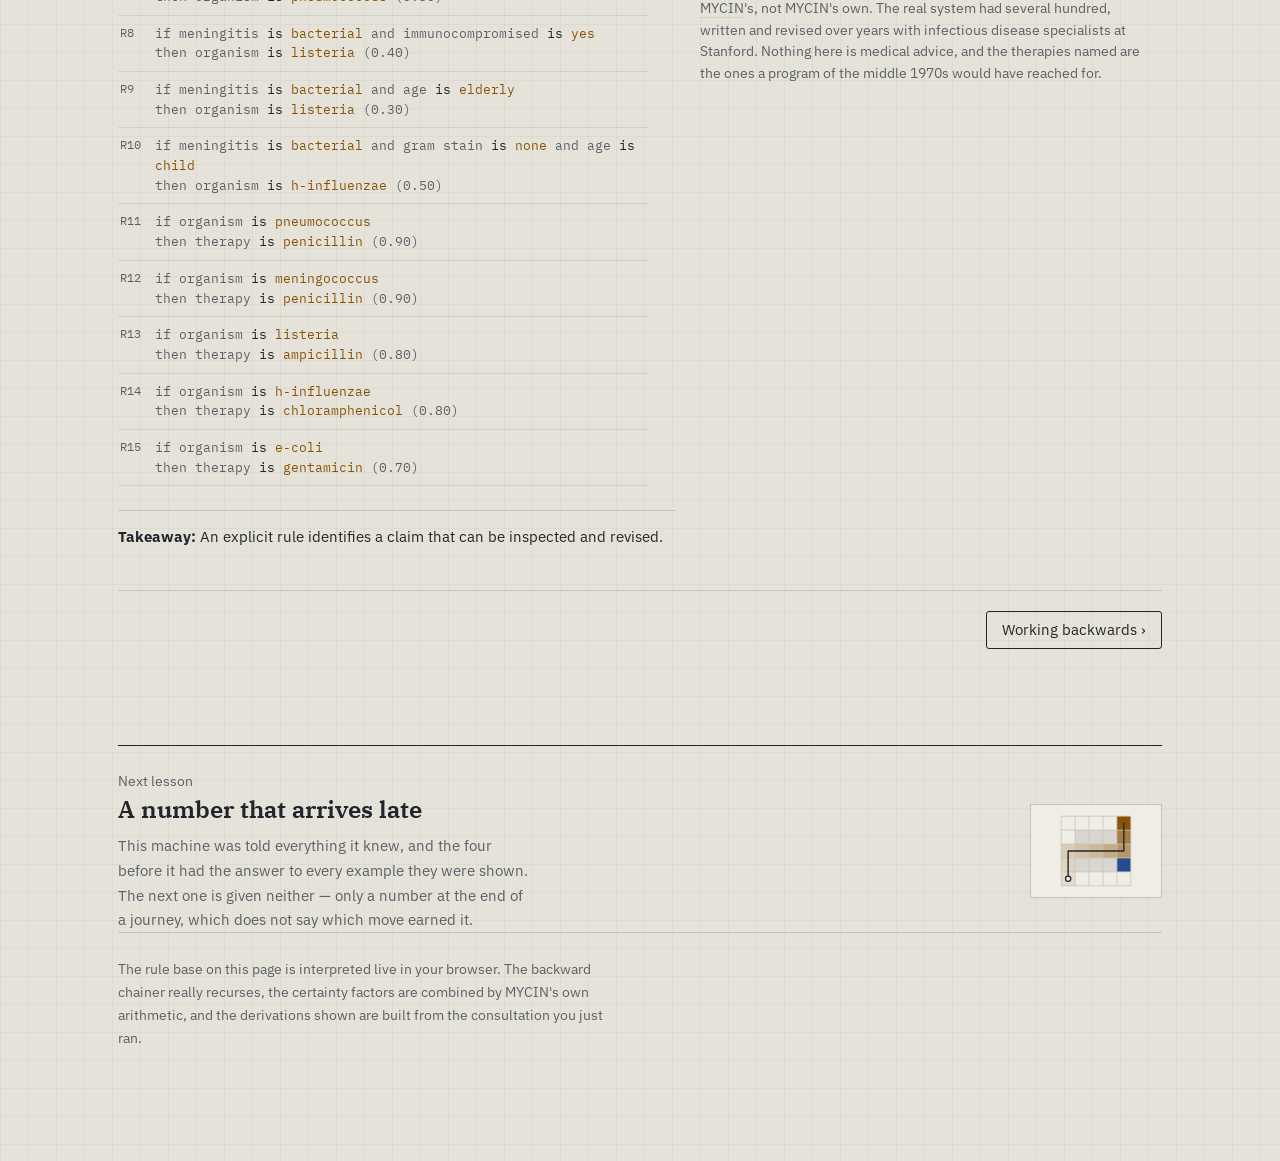
<file: lessons/mycin.html>
<!DOCTYPE html>
<html lang="en">
<head>
<meta charset="utf-8">
<meta name="viewport" content="width=device-width, initial-scale=1">
<title>Expert systems — getstartedwith.me</title>
<meta name="description" content="A machine whose knowledge is a list of sentences you can read. Backward chaining, certainty factors, and the edge of the rule base, after MYCIN (Stanford, 1974).">
<link rel="preconnect" href="https://fonts.googleapis.com">
<link rel="preconnect" href="https://fonts.gstatic.com" crossorigin>
<link href="https://fonts.googleapis.com/css2?family=IBM+Plex+Mono:wght@400;500&family=IBM+Plex+Sans:wght@400;500;600&family=IBM+Plex+Serif:wght@600&display=swap" rel="stylesheet">
<link rel="icon" href="../favicon.ico" sizes="32x32">
<link rel="icon" href="../favicon.svg" type="image/svg+xml">
<link rel="stylesheet" href="../assets/site.css">
<style>
/* the rule base, read as text — the whole point of the lesson */
.rulebase{border-top:1px solid var(--rule);margin:.4rem 0 0}
/* the panel 2 copy sits beside a running consultation and may scroll;
   the panel 1 copy must not, since the prose says all fifteen are in view */
#c-rules{max-height:30rem;overflow-y:auto}
.rule{font-family:var(--mono);font-size:.82rem;line-height:1.5;
  border-bottom:1px solid rgba(199,196,182,.55);padding:.5rem .1rem .5rem 2.3rem;
  position:relative;opacity:.45;transition:opacity .3s ease,background-color .3s ease}
.rule.lit{opacity:1}
.rule.fired{opacity:1;background:rgba(138,82,6,.07)}
.rule.dead{opacity:1;background:rgba(39,75,143,.06)}
.rule .rid{position:absolute;left:.1rem;top:.5rem;color:var(--ink-2);font-size:.76rem}
.rule .kw{color:var(--ink-2)}
.rule .val{color:var(--on)}
.rule .cf{color:var(--ink-2)}
.rule.dead .val{color:var(--off)}

/* the consultation */
.qbox{border:1px solid var(--ink);border-radius:3px;background:var(--field);padding:.85rem .95rem}
.qbox .qtext{font-size:.98rem;margin:0 0 .7rem;max-width:44ch}
.qbox .qwhy{font-size:.83rem;color:var(--ink-2);margin:0 0 .7rem;font-family:var(--mono)}
.facts{font-family:var(--mono);font-size:.84rem;line-height:1.7;margin:.5rem 0 0;
  list-style:none;padding:0}
.facts li{display:flex;justify-content:space-between;gap:1rem;
  border-bottom:1px solid rgba(199,196,182,.5);padding:.1rem 0}
.facts .fcf{color:var(--ink-2)}
.facts .pos{color:var(--on)}
.facts .neg{color:var(--off)}
.goals{font-family:var(--mono);font-size:.84rem;color:var(--ink-2);margin:.4rem 0 0}
.nb{font-family:var(--mono);font-size:.92em;white-space:nowrap}
canvas.tree{aspect-ratio:auto;height:300px}
canvas.wide{aspect-ratio:auto;height:210px}
</style>
</head>
<body>
<main>

<div class="topbar">
  <a class="wordmark" href="../index.html">getstartedwith.me</a>
  <nav>
    <a class="away" href="../glossary.html" target="_blank" rel="noopener" title="Open the full glossary in a new tab">Glossary</a>
    <a class="away" href="../index.html">All lessons</a>
    <a class="away" href="../about.html">About</a>
  </nav>
</div>

<header class="hero">
  <div class="hero-grid">
    <div class="hero-text">
    <div class="hero-intro">
      <p class="kicker">lesson 6 · expert systems</p>
      <h1>A machine you can argue with</h1>
      <p class="lede">The last five lessons stored what they learned as numbers. Some could be interpreted — the second lesson's weight image could be read — but none were explicit claims about the world. This machine, an <a class="term" href="../glossary.html#expert-system">expert system</a> in the language of the 1970s, keeps its knowledge as sentences. You can read its rules, disagree with them, and trace which ones produced an answer. It still fails — for reasons that have nothing to do with a boundary in the wrong place.</p>
    </div>
    <div class="hero-meta">
      <p class="readout" id="hero-read">15 rules</p>
      <p class="msg" id="hero-msg">Running a consultation from the top.</p>
      <div class="row"><button class="btn" id="hero-again" type="button">Run it again</button></div>
    </div>
    </div>
    <figure class="hero-fig">
      <div class="window"><canvas id="hero-tree" class="tree" role="img"
        aria-label="A tree of goals and subgoals building downward as the system works backwards from a therapy recommendation to the questions it needs answered."></canvas></div>
      <figcaption>The system works backwards: to recommend a therapy it must know the organism, and to know the organism it must ask.</figcaption>
    </figure>
  </div>
</header>

<div id="rail-top"></div>
<div class="rail" id="rail" role="tablist" aria-label="Sections"></div>

<section id="rules" class="panel" role="tabpanel" aria-labelledby="tab-rules">
  <p class="experiment-prompt"><strong>Before you try:</strong> What would you change if one conclusion relied on a mistaken premise?</p>
  <div class="sec-head">
    <div class="sec-num">1</div>
    <div>
      <h2>Knowledge you can read</h2>
      <p>A <a class="term" href="../glossary.html#production-rule">rule</a> is an <span class="nb">IF</span>&nbsp;/&nbsp;<span class="nb">THEN</span> sentence about the world, with a number at the end saying how strongly the one supports the other. Here is this machine's entire <a class="term" href="../glossary.html#rule-base">rule base</a> — fifteen sentences, all in front of you. That is everything it knows.</p>
    </div>
  </div>

  <div class="split wide-left">
    <div>
      <div class="rulebase" id="rb-list"></div>
    </div>
    <div class="stack">
      <p>Compare the first lesson. That perceptron knew exactly three numbers, and you could print them; but a weight like <span class="nb">w₁ = 0.63</span> describes an input's contribution, not a claim about the world. Here the knowledge is in a language you already speak. If rule 9 is wrong you can say so, say why, and change it — and nothing else needs retraining, because nothing was trained.</p>
      <p>This is the trade the whole approach is built on. It was called <a class="term" href="../glossary.html#knowledge-engineering">knowledge engineering</a>: sit with an expert, get the rules out of them, write the rules down. What the machine knows is what somebody told it — and the program that applies the rules, the <a class="term" href="../glossary.html#inference-engine">inference engine</a>, knows nothing about medicine at all.</p>
      <p class="note">These fifteen rules are a teaching reconstruction in the shape of <a class="term" href="../glossary.html#mycin">MYCIN</a>'s, not MYCIN's own. The real system had several hundred, written and revised over years with infectious disease specialists at Stanford. Nothing here is medical advice, and the therapies named are the ones a program of the middle 1970s would have reached for.</p>
    </div>
  </div>
  <p class="takeaway"><strong>Takeaway:</strong> An explicit rule identifies a claim that can be inspected and revised.</p>
</section>

<section id="chain" class="panel" role="tabpanel" aria-labelledby="tab-chain">
  <p class="experiment-prompt"><strong>Before you try:</strong> Will the system ask every possible question?</p>
  <div class="sec-head">
    <div class="sec-num">2</div>
    <div>
      <h2>Working backwards</h2>
      <p>Nobody runs the rules <a class="term" href="../glossary.html#forward-chaining">forwards</a> from everything known — most of what could be concluded would be beside the point. The machine starts from the question it was asked, what therapy?, and works back. To recommend a therapy it needs the organism; to get the organism it needs the kind of meningitis and the Gram stain; and when it runs out of rules for something, it asks you. That is <a class="term" href="../glossary.html#backward-chaining">backward chaining</a>, and it is why a consultation feels like an interrogation.</p>
    </div>
  </div>

  <div class="split">
    <div class="stack">
      <div class="qbox" id="cq">
        <p class="qwhy" id="cq-why">goal: therapy</p>
        <p class="qtext" id="cq-text">Press start to begin the consultation.</p>
        <div class="row" id="cq-opts"></div>
      </div>
      <div class="row">
        <button class="btn" id="c-start" type="button">Start a consultation</button>
        <button class="btn" id="c-auto" type="button">Answer it for me</button>
      </div>
      <p class="msg" id="c-msg">The machine asks only for what it needs. Answer, and watch which rules become reachable.</p>
    </div>
    <div>
      <h3>What it knows so far</h3>
      <ul class="facts" id="c-facts"><li><span>nothing yet</span><span class="fcf"></span></li></ul>
      <p class="goals" id="c-stack"></p>
    </div>
  </div>

  <div class="split" style="margin-top:2.2rem">
    <div>
      <div class="rulebase" id="c-rules"></div>
    </div>
    <div>
      <p>Brown means the rule fired: its premise was established well enough to pass, and it has added something to what the machine believes. Blue means the rule was reached and failed — the machine looked at it, could not establish the premise, and moved on. Faint means it was never reached at all, because nothing the machine wanted ever depended on it.</p>
      <p>Notice how few rules are ever consulted. That is the payoff of working backwards. It is also the first thing that makes the machine seem intelligent when it is not. A few pointed questions arrive in an order that looks like judgement, and that order is nothing but the shape of the tree above.</p>
    </div>
  </div>
  <p class="takeaway"><strong>Takeaway:</strong> Backward chaining asks questions needed to pursue the current goal.</p>
</section>

<section id="why" class="panel" role="tabpanel" aria-labelledby="tab-why">
  <p class="experiment-prompt"><strong>Before you try:</strong> Does an explanation establish that its premises are true?</p>
  <div class="sec-head">
    <div class="sec-num">3</div>
    <div>
      <h2>Why it said that</h2>
      <p>Ask the second lesson's classifier why it called a picture a dog and its weights and pixel contributions can show which parts of the picture mattered. Ask this machine and it can hand you the derivation: this, because of that rule, whose premise held because of these two facts, one of which you told it. MYCIN could do this in 1975, and it mattered more than the diagnosis — the doctors would not use a program that could not show its work.</p>
    </div>
  </div>

  <div class="split wide-left">
    <div>
      <figure>
        <div class="window"><canvas id="why-tree" class="tree" role="img"
          aria-label="The proof tree for the last consultation: the therapy at the root, the rules that concluded it, and the facts underneath."></canvas></div>
        <figcaption>The derivation for the consultation in the previous panel. Every edge is a rule; every leaf is something you were asked.</figcaption>
      </figure>
    </div>
    <div class="stack">
      <ol class="proof" id="why-steps"></ol>
      <p class="msg" id="why-msg">Run a consultation in the previous panel to see its derivation.</p>
    </div>
  </div>

  <div class="split" style="margin-top:2.2rem">
    <div>
      <p>This is the property the approach was really selling, and the reason it is still argued about. The accountability is concrete, not just in principle. A network's behaviour is determined by its weights; here you can be handed the specific sentences responsible for this answer, on this case, and check them against a textbook.</p>
      <p class="cite">Edward Shortliffe, Randall Davis, Stanton Axline, Bruce Buchanan, C. Cordell Green and Stanley Cohen, &ldquo;Computer-Based Consultations in Clinical Therapeutics: Explanation and Rule Acquisition Capabilities of the MYCIN System,&rdquo; <em>Computers and Biomedical Research</em> 8 (1975), is where the explanation facility is set out. That it appears in the title, alongside rule acquisition and ahead of any claim about accuracy, is worth noticing.</p>
    </div>
    <div>
      <p>Be exact about what the derivation settles. It tells you faithfully how this answer followed from these rules. It says nothing about whether the rules are right. A rule base can be perfectly transparent and perfectly wrong, and the tree explains a wrong answer as clearly as a right one — a point the fifth panel makes on purpose.</p>
      <p>The contrast with a trained network is real, but it is narrower than it is usually made to sound. What you gain is not correctness. It is the ability to locate a disagreement in a particular sentence, which is what makes an argument possible at all.</p>
    </div>
  </div>
  <p class="takeaway"><strong>Takeaway:</strong> A derivation traces a conclusion; it does not validate the rules or their scope.</p>
</section>

<section id="certainty" class="panel" role="tabpanel" aria-labelledby="tab-certainty">
  <p class="experiment-prompt"><strong>Before you try:</strong> Will two agreeing rules simply add their certainty factors?</p>
  <div class="sec-head">
    <div class="sec-num">4</div>
    <div>
      <h2>Not quite probability</h2>
      <p>Medicine is not made of certainties, so every rule carries a number: a <a class="term" href="../glossary.html#certainty-factor">certainty factor</a> between −1 and +1, where +1 is settled truth, −1 settled falsity and 0 no evidence either way. Two rules that reach the same conclusion have their certainties combined. The arithmetic is not Bayes, and its authors knew it was not.</p>
    </div>
  </div>

  <div class="split">
    <div class="stack">
      <div class="ctl">
        <label for="cf-a">rule A</label>
        <input type="range" id="cf-a" min="-0.95" max="0.95" step="0.05" value="0.6">
        <output id="cf-a-out">+0.60</output>
      </div>
      <div class="ctl">
        <label for="cf-b">rule B</label>
        <input type="range" id="cf-b" min="-0.95" max="0.95" step="0.05" value="0.5">
        <output id="cf-b-out">+0.50</output>
      </div>
      <p class="formula" id="cf-work">…</p>
      <p class="msg" id="cf-msg"></p>
    </div>
    <div>
      <figure>
        <div class="window"><canvas id="cf-plot" class="wide" role="img"
          aria-label="A curve showing the combined certainty factor as the second rule's certainty is varied, with the first held fixed."></canvas></div>
        <figcaption>Rule A held where you left it; rule B swept across its range. The combination stays within the interval; certainty can reach an endpoint when an input is already at that endpoint.</figcaption>
      </figure>
    </div>
  </div>

  <div class="split" style="margin-top:2.2rem">
    <div>
      <p>The rules are sensible enough. Two pieces of evidence pointing the same way reinforce each other with diminishing returns, so belief approaches 1 when both inputs are below 1. Evidence pointing opposite ways partly cancels. A premise is only as strong as its weakest conjunct, so <span class="nb">AND</span> takes the minimum. And a rule whose premise is under 0.2 does not fire at all, which stops the machine from accumulating a strong conclusion out of a heap of faint suggestions.</p>
      <p>What the scheme buys is modularity, and that is why it exists. Each rule carries its own number, elicited from an expert on its own, and the numbers combine without anyone writing down how all the evidence is jointly distributed. Asking a physician for a full <a class="term" href="../glossary.html#joint-distribution">joint distribution</a> over dozens of findings could not be done in 1975, and cannot be done now.</p>
    </div>
    <div>
      <p>What it costs: the numbers do not mean what they appear to mean. A certainty factor measures how much the evidence <em>shifts</em> belief, not how likely something is. And the combining rule is exact only when the pieces of evidence are conditionally independent given the hypothesis, which two findings on the same patient generally are not. Feed it correlated evidence and it will happily double-count.</p>
      <p class="cite">The model is set out in Edward Shortliffe and Bruce Buchanan, &ldquo;A Model of Inexact Reasoning in Medicine,&rdquo; <em>Mathematical Biosciences</em> 23 (1975). David Heckerman, &ldquo;Probabilistic Interpretations for MYCIN's Certainty Factors&rdquo; (1986), later worked out the conditions under which the scheme agrees with probability theory, and they are restrictive. The authors of MYCIN were explicit from the start that certainty factors were not probabilities.</p>
    </div>
  </div>
  <p class="takeaway"><strong>Takeaway:</strong> Certainty factors combine evidence according to a specified rule; they are not probabilities.</p>
</section>

<section id="edge" class="panel" role="tabpanel" aria-labelledby="tab-edge">
  <p class="experiment-prompt"><strong>Before you try:</strong> How might the system respond to a case absent from its rule base?</p>
  <div class="sec-head">
    <div class="sec-num">5</div>
    <div>
      <h2>The edge of the rule base</h2>
      <p>The second lesson broke its classifier by moving two pixels. This machine fails differently. Hand it a case its rules were never written for and it does not hesitate, hedge, or report that it is out of its depth. It answers, in the same tone, with the same derivation, at whatever certainty the arithmetic happens to produce.</p>
    </div>
  </div>

  <div class="split">
    <div class="stack">
      <div class="row" id="edge-cases"></div>
      <p class="formula" id="edge-out">…</p>
      <p class="msg" id="edge-msg">Pick a case. Two of them are inside what the rules cover; two are not.</p>
    </div>
    <div>
      <h3>What it concluded</h3>
      <ul class="facts" id="edge-facts"></ul>
      <p class="note" id="edge-note"></p>
    </div>
  </div>

  <div class="split" style="margin-top:2.2rem">
    <div>
      <p>This is <a class="term" href="../glossary.html#brittleness">brittleness</a>: rules that work within their intended coverage can produce confident errors outside it. Learned networks can also be confidently wrong on unfamiliar inputs; their confidence is not a dependable warning that they are out of their depth. Here the error can be traced to particular rules about bacteria, applied to a patient with a fungus, because no sentence in the system says that fungi exist.</p>
      <p>This rule base contains no check for cases outside its coverage. Scope checks, an explicit “unknown” answer and referral to a person can help, but they must be designed and evaluated too. A readable explanation establishes how an answer followed from the rules; it does not establish that those rules apply to this patient.</p>
    </div>
    <div>
      <p class="cite">For a demonstration of confident errors in learned networks, see Anh Nguyen, Jason Yosinski and Jeff Clune, <a href="https://arxiv.org/abs/1412.1897">“Deep Neural Networks Are Easily Fooled: High Confidence Predictions for Unrecognizable Images”</a> (CVPR, 2015).</p>
      <p>The usual answer was to write more rules, which works, at a price that grows. Every new case at the margin is another interview, another sentence, another chance for the new sentence to interact with the six hundred already there in a way nobody predicted. The rule base is readable one rule at a time and quite unreadable all at once.</p>
      <p>That is the trade worth keeping in view. Explicit rules make it easier to locate and challenge a premise. Learned models can transfer patterns from examples, with varying degrees of interpretability. Neither approach automatically recognises the limits of its competence, and neither guarantees correctness.</p>
    </div>
  </div>
  <p class="takeaway"><strong>Takeaway:</strong> A system can apply readable rules confidently outside their intended coverage.</p>
</section>

<section id="cost" class="panel" role="tabpanel" aria-labelledby="tab-cost">
  <p class="experiment-prompt"><strong>Before you try:</strong> Which part of maintaining an expert system takes continuing work?</p>
  <div class="sec-head">
    <div class="sec-num">6</div>
    <div>
      <h2>What it cost, and what it was worth</h2>
      <p>The machine in this lesson took an afternoon to write because its fifteen rules are made up. MYCIN's were not. Every one of them came out of a conversation with somebody who knew something, and getting them out was the expensive part. It was expensive enough that the field gave it a name and treated it as the central obstacle.</p>
    </div>
  </div>

  <div class="split">
    <div>
      <p>The <a class="term" href="../glossary.html#knowledge-acquisition">knowledge acquisition</a> bottleneck is the plain observation that experts cannot simply state what they know. They decide cases fluently and can explain any particular decision; pressed for the general rule, they produce something they immediately want to qualify. Extracting a few hundred usable rules from that takes years of work with a person whose time is scarce, and it has to be redone as the field moves. MYCIN's knowledge of antimicrobials began going out of date the moment it was written.</p>
      <p>Set against that: it worked. In a blinded evaluation published in 1979, eight specialists in infectious disease judged therapy recommendations for ten meningitis cases, not knowing which came from the program and which from the nine human prescribers. MYCIN's recommendations were rated acceptable 65% of the time; the five faculty specialists scored between 42.5% and 62.5%.</p>
    </div>
    <div>
      <p>It was never used on a patient. Not because of the evaluation. A consultation meant sitting at a terminal wired to a Stanford mainframe and typing answers for half an hour. Nobody had solved who would be liable if it were wrong. And the knowledge base would have needed a permanent staff to keep current. The obstacles were of their period, and the first of them dissolved entirely within twenty years.</p>
      <p>What the programme established was narrower and more durable than the AI-in-medicine headlines it produced. A machine could reach expert-level conclusions in a real domain by <a class="term" href="../glossary.html#symbolic-ai">manipulating symbols</a>, and could show its working while it did. And the cost of telling it everything it needed to know was what would stop you.</p>
      <p class="cite">Edward Shortliffe, <em>Computer-Based Medical Consultations: MYCIN</em> (Elsevier, 1976), is the system itself, written as his Stanford doctoral thesis under Bruce Buchanan and Stanley Cohen. The evaluation is Victor Yu, Lawrence Fagan, Sharon Wraith et&nbsp;al., &ldquo;Antimicrobial Selection by a Computer: A Blinded Evaluation by Infectious Diseases Experts,&rdquo; <em>JAMA</em> 242 (1979) — ten cases, which is a small evaluation, and the authors present it as one. Rule counts differ by source and by year, since the base grew throughout the project; figures of roughly 450 and roughly 600 are both commonly given.</p>
    </div>
  </div>
  <p class="takeaway"><strong>Takeaway:</strong> Explicit knowledge still has to be elicited, checked and kept current.</p>
</section>

<a class="nextup" href="rl.html">
  <div>
    <p class="lab">Next lesson</p>
    <span class="ttl">A number that arrives late</span>
    <p class="say">This machine was told everything it knew, and the four before it had the answer to every example they were shown. The next one is given neither — only a number at the end of a journey, which does not say which move earned it.</p>
  </div>
  <svg viewBox="0 0 168 118" aria-hidden="true">
    <g fill="#8A5206">
      <rect x="39" y="86" width="18" height="18" opacity=".12"/>
      <rect x="39" y="68" width="18" height="18" opacity=".16"/>
      <rect x="39" y="50" width="18" height="18" opacity=".21"/>
      <rect x="57" y="50" width="18" height="18" opacity=".27"/>
      <rect x="75" y="50" width="18" height="18" opacity=".34"/>
      <rect x="93" y="50" width="18" height="18" opacity=".43"/>
      <rect x="111" y="50" width="18" height="18" opacity=".55"/>
      <rect x="111" y="32" width="18" height="18" opacity=".72"/>
    </g>
    <g fill="#22262C" opacity=".11">
      <rect x="57" y="32" width="18" height="18"/><rect x="75" y="32" width="18" height="18"/>
      <rect x="93" y="32" width="18" height="18"/><rect x="57" y="68" width="18" height="18"/>
      <rect x="75" y="68" width="18" height="18"/><rect x="93" y="68" width="18" height="18"/>
    </g>
    <rect x="111" y="14" width="18" height="18" fill="#8A5206"/>
    <rect x="111" y="68" width="18" height="18" fill="#274B8F"/>
    <g stroke="#C7C4B6" stroke-width="1">
      <path d="M39 14V104M57 14V104M75 14V104M93 14V104M111 14V104M129 14V104M39 14H129M39 32H129M39 50H129M39 68H129M39 86H129M39 104H129"/>
    </g>
    <polyline points="48,95 48,59 120,59 120,23" fill="none" stroke="#22262C" stroke-width="1.8"
      stroke-linejoin="round" stroke-linecap="round"/>
    <circle cx="48" cy="95" r="3.4" fill="#EFEDE5" stroke="#22262C" stroke-width="1.6"/>
    </svg>
</a>

<footer>
  <p>The rule base on this page is interpreted live in your browser. The backward chainer really recurses, the certainty factors are combined by MYCIN's own arithmetic, and the derivations shown are built from the consultation you just ran.</p>
</footer>

</main>
<script src="../assets/glossary-data.js"></script>
<script src="../assets/lesson.js"></script>
<script>
"use strict";

/* ============================================================
   The rule base. Fifteen sentences, in the shape of MYCIN's but
   not MYCIN's own — see the note in panel 1.
   ============================================================ */

const RULES = [
  {id:1,  if:[["cells","pmn"],["glucose","low"]],                      then:["type","bacterial"],        cf:0.90},
  {id:2,  if:[["cells","lymph"],["glucose","normal"]],                 then:["type","viral"],            cf:0.80},
  {id:3,  if:[["type","bacterial"],["stain","gpc"]],                   then:["organism","pneumococcus"], cf:0.90},
  {id:4,  if:[["type","bacterial"],["stain","gnc"]],                   then:["organism","meningococcus"],cf:0.90},
  {id:5,  if:[["type","bacterial"],["stain","gnr"],["age","elderly"]], then:["organism","e-coli"],       cf:0.60},
  {id:6,  if:[["type","bacterial"],["stain","none"],["age","adult"]],  then:["organism","pneumococcus"], cf:0.40},
  {id:7,  if:[["type","bacterial"],["alcohol","yes"]],                 then:["organism","pneumococcus"], cf:0.30},
  {id:8,  if:[["type","bacterial"],["immuno","yes"]],                  then:["organism","listeria"],     cf:0.40},
  {id:9,  if:[["type","bacterial"],["age","elderly"]],                 then:["organism","listeria"],     cf:0.30},
  {id:10, if:[["type","bacterial"],["stain","none"],["age","child"]],  then:["organism","h-influenzae"], cf:0.50},
  {id:11, if:[["organism","pneumococcus"]],                            then:["therapy","penicillin"],       cf:0.90},
  {id:12, if:[["organism","meningococcus"]],                           then:["therapy","penicillin"],       cf:0.90},
  {id:13, if:[["organism","listeria"]],                                then:["therapy","ampicillin"],       cf:0.80},
  {id:14, if:[["organism","h-influenzae"]],                            then:["therapy","chloramphenicol"],  cf:0.80},
  {id:15, if:[["organism","e-coli"]],                                  then:["therapy","gentamicin"],       cf:0.70}
];
const BY_ID = {};
RULES.forEach(r => { BY_ID[r.id] = r; });

/* Parameters the machine has no rules for, so it must ask. */
const ASK = {
  cells:   { q:"What kind of white cell predominates in the spinal fluid?",
             opts:[["pmn","polymorphonuclear"],["lymph","lymphocyte"]] },
  glucose: { q:"Is the spinal fluid glucose low or normal?",
             opts:[["low","low"],["normal","normal"]] },
  stain:   { q:"What did the Gram stain of the spinal fluid show?",
             opts:[["gpc","gram-positive cocci"],["gnc","gram-negative cocci"],
                   ["gnr","gram-negative rods"],["none","nothing seen"]] },
  age:     { q:"How old is the patient?",
             opts:[["newborn","newborn"],["child","child"],["adult","adult"],["elderly","elderly"]] },
  alcohol: { q:"Is the patient a heavy drinker?",
             opts:[["yes","yes"],["no","no"]] },
  immuno:  { q:"Is the patient immunocompromised?",
             opts:[["yes","yes"],["no","no"]] }
};

const NAME = {
  cells:"white cells", glucose:"csf glucose", stain:"gram stain", age:"age",
  alcohol:"heavy drinker", immuno:"immunocompromised",
  type:"meningitis", organism:"organism", therapy:"therapy"
};

const THRESH = 0.2;   /* a rule whose premise is weaker than this does not fire */

/* ---- MYCIN's certainty arithmetic ---- */

function combine(a, b){
  if(a >= 0 && b >= 0) return a + b - a*b;
  if(a <= 0 && b <= 0) return a + b + a*b;
  return (a + b) / (1 - Math.min(Math.abs(a), Math.abs(b)));
}

function cfOf(ctx, param, value){
  const m = ctx[param];
  return (m && typeof m[value] === "number") ? m[value] : 0;
}

function put(ctx, param, value, cf){
  if(!ctx[param]) ctx[param] = {};
  const prev = ctx[param][value];
  ctx[param][value] = (typeof prev === "number") ? combine(prev, cf) : cf;
}

/* ---- the backward chainer ----------------------------------
   findout(p) establishes p: it applies every rule that concludes p,
   recursing into each premise first, and asks the user for anything
   no rule concludes. When it needs an answer it does not have, it
   unwinds and reports which parameter it stopped on, so the caller
   can ask and run it again. The engine is deterministic and cheap,
   so replaying from the top is simpler than suspending it.
   ------------------------------------------------------------ */

const STOP = {};

function run(answers, goal){
  const ctx = {}, sought = {}, trace = [], asked = [], stack = [];
  let need = null, needStack = null;

  function findout(param){
    if(sought[param]) return;
    sought[param] = true;
    stack.push(param);

    const rules = RULES.filter(r => r.then[0] === param);
    for(let i = 0; i < rules.length; i++){
      const r = rules[i];
      for(let k = 0; k < r.if.length; k++) findout(r.if[k][0]);
      let premise = 1;
      for(let k = 0; k < r.if.length; k++)
        premise = Math.min(premise, cfOf(ctx, r.if[k][0], r.if[k][1]));
      const fired = premise > THRESH;
      if(fired) put(ctx, r.then[0], r.then[1], premise * r.cf);
      trace.push({ id:r.id, premise:premise, cf:premise * r.cf, fired:fired });
    }

    if(rules.length === 0 && ASK[param]){
      if(!Object.prototype.hasOwnProperty.call(answers, param)){
        need = param; needStack = stack.slice();
        throw STOP;
      }
      asked.push(param);
      if(answers[param]) put(ctx, param, answers[param], 1);
    }
    stack.pop();
  }

  try { findout(goal || "therapy"); }
  catch(e){ if(e !== STOP) throw e; }

  return { ctx:ctx, trace:trace, asked:asked, need:need, needStack:needStack };
}

/* the value of a parameter with the highest certainty, if any is positive */
function best(ctx, param){
  const m = ctx[param];
  if(!m) return null;
  let bv = null, bc = 0;
  for(const v in m) if(m[v] > bc){ bc = m[v]; bv = v; }
  return bv === null ? null : { value:bv, cf:bc };
}

/* the strongest single chain supporting a conclusion, for drawing */
function spine(ctx, trace, param, value, depth){
  const node = { param:param, value:value, cf:cfOf(ctx,param,value), rule:null, kids:[] };
  if(depth >= 4) return node;
  let pick = null;
  for(let i = 0; i < trace.length; i++){
    const t = trace[i];
    if(!t.fired) continue;
    const r = BY_ID[t.id];
    if(r.then[0] !== param || r.then[1] !== value) continue;
    if(!pick || t.cf > pick.t.cf) pick = { t:t, r:r };
  }
  if(pick){
    node.rule = pick.r.id;
    node.kids = pick.r.if.map(c => spine(ctx, trace, c[0], c[1], depth+1));
  }
  return node;
}

/* ---- rendering the rule base as readable text ---- */

function ruleHTML(r){
  const conds = r.if.map(c =>
    '<span class="kw">' + NAME[c[0]] + '</span> is <span class="val">' + c[1] + '</span>'
  ).join(' <span class="kw">and</span> ');
  return '<span class="rid">R' + r.id + '</span>' +
    '<span class="kw">if</span> ' + conds +
    '<br><span class="kw">then</span> <span class="kw">' + NAME[r.then[0]] + '</span> is ' +
    '<span class="val">' + r.then[1] + '</span> ' +
    '<span class="cf">(' + num(r.cf, 2) + ')</span>';
}

function paintRules(host, state){
  host.innerHTML = "";
  RULES.forEach(r => {
    const d = document.createElement("div");
    d.className = "rule" + (state && state[r.id] ? " " + state[r.id] : "");
    d.innerHTML = ruleHTML(r);
    host.appendChild(d);
  });
}

function stateFromTrace(trace){
  const st = {};
  trace.forEach(t => { st[t.id] = t.fired ? "fired" : "dead"; });
  return st;
}

/* ---- the derivation tree painter ---- */

function measure(node){
  if(!node.kids.length){ node.span = 1; return 1; }
  let s = 0;
  node.kids.forEach(k => { s += measure(k); });
  node.span = s;
  return s;
}

function place(node, x0, x1, depth, out){
  node.x = (x0 + x1) / 2;
  node.depth = depth;
  out.push(node);
  let x = x0;
  node.kids.forEach(k => {
    const w = (x1 - x0) * (k.span / node.span);
    place(k, x, x + w, depth + 1, out);
    x += w;
  });
}

function drawTree(p, root, reveal){
  const g = p.ctx;
  g.clearRect(0, 0, p.w, p.h);
  g.fillStyle = C.field; g.fillRect(0, 0, p.w, p.h);
  if(!root) return;

  measure(root);
  const nodes = [];
  place(root, 12, p.w - 12, 0, nodes);

  let deepest = 0;
  nodes.forEach(n => { if(n.depth > deepest) deepest = n.depth; });
  const top = 30, bot = p.h - 26;
  const yOf = d => deepest === 0 ? top : top + (bot - top) * (d / deepest);
  const shown = (reveal === undefined) ? 99 : reveal;

  /* edges first, labelled with the rule that carried them */
  g.lineWidth = 1.4;
  g.font = '400 10px "IBM Plex Mono", monospace';
  g.textAlign = "center";
  nodes.forEach(n => {
    if(n.depth >= shown) return;
    /* clear of the value and its certainty, which sit at y-3 and y+12 */
    const y0 = yOf(n.depth) + 28;
    n.kids.forEach(k => {
      const y1 = yOf(k.depth) - 20;
      g.strokeStyle = C.rule;
      g.beginPath();
      g.moveTo(n.x, y0);
      g.bezierCurveTo(n.x, (y0+y1)/2, k.x, (y0+y1)/2, k.x, y1);
      g.stroke();
    });
    if(n.rule !== null && n.kids.length){
      const ly = (y0 + (yOf(n.depth + 1) - 20)) / 2;
      const lab = "R" + n.rule;
      g.textBaseline = "middle";
      const wdt = g.measureText(lab).width + 8;
      g.fillStyle = C.field;
      g.fillRect(n.x - wdt/2, ly - 7, wdt, 14);
      g.fillStyle = C.ink2;
      g.fillText(lab, n.x, ly);
    }
  });

  /* then the facts */
  nodes.forEach(n => {
    if(n.depth > shown) return;
    const y = yOf(n.depth);
    g.textAlign = "center";
    g.font = '400 10px "IBM Plex Mono", monospace';
    g.fillStyle = C.ink2;
    g.textBaseline = "bottom";
    g.fillText(NAME[n.param], n.x, y - 6);
    g.font = '500 13px "IBM Plex Mono", monospace';
    g.fillStyle = n.cf >= 0 ? C.on : C.off;
    g.textBaseline = "top";
    g.fillText(n.value, n.x, y - 3);
    if(n.cf){
      g.font = '400 10px "IBM Plex Mono", monospace';
      g.fillStyle = C.ink2;
      g.fillText(num(n.cf, 2), n.x, y + 12);
    }
  });
}

/* a full set of answers, used where the lesson needs a finished consultation */
const DEMO = { cells:"pmn", glucose:"low", stain:"gpc", age:"adult", alcohol:"no", immuno:"no" };

/* ============================ hero ============================ */

(function hero(){
  const p = Plot(document.getElementById("hero-tree"), [0,1,0,1]);
  const read = document.getElementById("hero-read");
  const msg  = document.getElementById("hero-msg");
  const again = document.getElementById("hero-again");

  const res = run(DEMO);
  const t = best(res.ctx, "therapy");
  const root = t ? spine(res.ctx, res.trace, "therapy", t.value, 0) : null;
  const fired = res.trace.filter(x => x.fired).length;

  let reveal = 0, timer = null, token = 0;

  function render(){ drawTree(p, root, reveal); }

  function step(){
    reveal++;
    render();
    if(reveal >= 3){
      msg.textContent = "Six questions asked, " + plural(fired, "rule") +
        " fired, and one recommendation with a certainty attached to it.";
      read.innerHTML = "<b>" + (t ? t.value : "none") + "</b> " + (t ? num(t.cf,2) : "");
      return;
    }
    timer = setTimeout(step, 700);
  }

  function start(){
    const mine = ++token;
    clearTimeout(timer);
    reveal = 0;
    read.textContent = "15 rules";
    msg.textContent = "Working backwards from the goal.";
    render();
    if(REDUCE){ reveal = 3; render(); step(); return; }
    timer = setTimeout(function tick(){ if(mine === token) step(); }, 450);
  }

  /* The hero sits above the rail and is never hidden, so it has nothing to
     pause for — and initPanels fires panelshow once on load, which would
     otherwise cancel this animation before it started. */
  again.addEventListener("click", start);
  redraws.push(() => { p.fit(); render(); });
  start();
})();

/* ======================= 1. the rule base ======================= */

(function rulesPanel(){
  paintRules(document.getElementById("rb-list"), null);
  document.querySelectorAll("#rb-list .rule").forEach(el => el.classList.add("lit"));
})();

/* ====================== 2. the consultation ====================== */

let LAST = null;   /* the most recent finished consultation, for panel 3 */

(function chainPanel(){
  const why   = document.getElementById("cq-why");
  const text  = document.getElementById("cq-text");
  const opts  = document.getElementById("cq-opts");
  const facts = document.getElementById("c-facts");
  const stack = document.getElementById("c-stack");
  const msg   = document.getElementById("c-msg");
  const rules = document.getElementById("c-rules");
  const bStart = document.getElementById("c-start");
  const bAuto  = document.getElementById("c-auto");

  let answers = null;

  function paintFacts(ctx){
    facts.innerHTML = "";
    const order = ["cells","glucose","stain","age","alcohol","immuno","type","organism","therapy"];
    let any = false;
    order.forEach(param => {
      const m = ctx[param];
      if(!m) return;
      for(const v in m){
        any = true;
        const li = document.createElement("li");
        const a = document.createElement("span");
        a.innerHTML = NAME[param] + " is <span class=\"" +
          (m[v] >= 0 ? "pos" : "neg") + "\">" + v + "</span>";
        const b = document.createElement("span");
        b.className = "fcf";
        b.textContent = num(m[v], 2);
        li.appendChild(a); li.appendChild(b);
        facts.appendChild(li);
      }
    });
    if(!any) facts.innerHTML = "<li><span>nothing yet</span><span class=\"fcf\"></span></li>";
  }

  function finish(res){
    LAST = res;
    const t = best(res.ctx, "therapy");
    const o = best(res.ctx, "organism");
    why.textContent = "consultation complete";
    opts.innerHTML = "";
    if(t){
      text.innerHTML = "Recommended therapy: <b>" + t.value + "</b>, at certainty " + num(t.cf,2) +
        (o ? ", on the strength of " + o.value + " at " + num(o.cf,2) + "." : ".");
      msg.textContent = "The third panel shows how it got there.";
      msg.classList.add("hit");
    } else {
      text.innerHTML = "<b>No recommendation.</b> Nothing in the rule base concluded a therapy for this patient.";
      msg.textContent = "It does not say why, and it has no way to. The fifth panel is about this.";
      msg.classList.add("hit");
    }
    document.dispatchEvent(new CustomEvent("mycin:done"));
  }

  function advance(){
    const res = run(answers);
    paintFacts(res.ctx);
    paintRules(rules, stateFromTrace(res.trace));
    if(!res.need){ finish(res); return; }

    const spec = ASK[res.need];
    why.textContent = "goal: " + res.needStack.map(x => NAME[x]).join(" ‹ ");
    text.textContent = spec.q;
    opts.innerHTML = "";
    spec.opts.forEach(o => {
      const b = document.createElement("button");
      b.type = "button"; b.className = "btn"; b.textContent = o[1];
      b.addEventListener("click", () => { answers[res.need] = o[0]; advance(); });
      opts.appendChild(b);
    });
    stack.textContent = "still to establish: " + res.needStack.map(x => NAME[x]).reverse().join(", ");
    msg.classList.remove("hit");
    msg.textContent = "It is asking because " + NAME[res.needStack[res.needStack.length-2] || "therapy"] +
      " cannot be settled without it.";
  }

  bStart.addEventListener("click", () => { answers = {}; advance(); });
  bAuto.addEventListener("click", () => {
    answers = {};
    for(const k in DEMO) answers[k] = DEMO[k];
    advance();
  });

  paintRules(rules, null);
  paintFacts({});
})();

/* ========================= 3. the derivation ========================= */

(function whyPanel(){
  const p = Plot(document.getElementById("why-tree"), [0,1,0,1]);
  const steps = document.getElementById("why-steps");
  const msg = document.getElementById("why-msg");
  let root = null;

  function render(){ drawTree(p, root); }

  function rebuild(){
    const res = LAST || run(DEMO);
    const t = best(res.ctx, "therapy");
    root = t ? spine(res.ctx, res.trace, "therapy", t.value, 0) : null;

    steps.innerHTML = "";
    const fired = res.trace.filter(x => x.fired);
    fired.forEach(f => {
      const r = BY_ID[f.id];
      const li = document.createElement("li");
      li.className = "on";
      li.innerHTML = "R" + r.id + " → " + NAME[r.then[0]] + " is " + r.then[1] +
        " (" + num(f.cf,2) + ")" +
        "<span class=\"why\">premise held at " + num(f.premise,2) +
        ", attenuated by the rule's own " + num(r.cf,2) + "</span>";
      steps.appendChild(li);
    });

    if(!fired.length){
      msg.textContent = "No rule fired on that consultation, so there is nothing to derive.";
    } else if(root){
      msg.textContent = "The tree shows the strongest chain; the list beside it is every rule that fired, " +
        "including the ones that added support without being the strongest.";
    } else {
      msg.textContent = "Rules fired, but none of them reached a therapy.";
    }
    render();
  }

  document.addEventListener("mycin:done", rebuild);
  document.addEventListener("panelshow", e => { if(e.detail === "why") rebuild(); });
  redraws.push(() => { p.fit(); render(); });
  rebuild();
})();

/* ======================= 4. certainty factors ======================= */

(function cfPanel(){
  const p = Plot(document.getElementById("cf-plot"), [-1.05,1.05,-1.05,1.05]);
  const sa = document.getElementById("cf-a"), oa = document.getElementById("cf-a-out");
  const sb = document.getElementById("cf-b"), ob = document.getElementById("cf-b-out");
  const work = document.getElementById("cf-work");
  const msg = document.getElementById("cf-msg");

  function render(){
    const a = +sa.value, b = +sb.value;
    oa.textContent = signed(a,2).replace(" ","");
    ob.textContent = signed(b,2).replace(" ","");
    const c = combine(a,b);

    let line;
    if(a >= 0 && b >= 0) line = "both positive:  a + b − ab";
    else if(a <= 0 && b <= 0) line = "both negative:  a + b + ab";
    else line = "opposite signs:  (a + b) / (1 − min(|a|,|b|))";
    work.textContent =
      "a = " + num(a,2) + "\nb = " + num(b,2) + "\n" + line + "\ncombined = " + num(c,2);

    if(a > 0 && b > 0 && c < a + b)
      msg.textContent = "Two positive certainty factors below 1 reinforce each other with diminishing returns; an input of 1 can make the result 1.";
    else if(a * b < 0)
      msg.textContent = "Disagreement cancels, and the denominator keeps the result inside the interval.";
    else if(a < 0 && b < 0)
      msg.textContent = "Two rules agreeing that it is not so, mirrored on the negative side.";
    else
      msg.textContent = "With one of them at zero the other stands alone: no evidence changes nothing.";

    field(p, "b", "combined");
    const g = p.ctx;
    g.strokeStyle = C.on; g.lineWidth = 2;
    g.beginPath();
    for(let i = 0; i <= 220; i++){
      const x = -1 + 2*i/220, y = combine(a, x);
      const px = p.X(x), py = p.Y(y);
      i ? g.lineTo(px,py) : g.moveTo(px,py);
    }
    g.stroke();
    /* the line the result would follow if the two simply added */
    g.strokeStyle = C.rule; g.lineWidth = 1.4; g.setLineDash([4,4]);
    g.beginPath();
    g.moveTo(p.X(-1), p.Y(clamp(a-1,-1.05,1.05)));
    g.lineTo(p.X(1),  p.Y(clamp(a+1,-1.05,1.05)));
    g.stroke(); g.setLineDash([]);

    g.fillStyle = C.ink;
    g.beginPath(); g.arc(p.X(b), p.Y(c), 5, 0, Math.PI*2); g.fill();
  }

  sa.addEventListener("input", render);
  sb.addEventListener("input", render);
  redraws.push(() => { p.fit(); render(); });
  render();
})();

/* ==================== 5. the edge of the rule base ==================== */

(function edgePanel(){
  const host  = document.getElementById("edge-cases");
  const out   = document.getElementById("edge-out");
  const msg   = document.getElementById("edge-msg");
  const facts = document.getElementById("edge-facts");
  const note  = document.getElementById("edge-note");

  const CASES = [
    { lab:"Gram-positive cocci, adult", inside:true,
      a:{ cells:"pmn", glucose:"low", stain:"gpc", age:"adult", alcohol:"no", immuno:"no" },
      note:"Squarely inside the rules. R1 settles the kind of meningitis, R3 names the organism from the stain, R11 picks the drug." },
    { lab:"Elderly and immunocompromised", inside:true,
      a:{ cells:"pmn", glucose:"low", stain:"none", age:"elderly", alcohol:"no", immuno:"yes" },
      note:"Also inside, and the interesting case: two separate rules point at listeria, and their certainties combine into something stronger than either." },
    { lab:"Findings that look bacterial but are not", inside:false,
      a:{ cells:"pmn", glucose:"low", stain:"none", age:"adult", alcohol:"no", immuno:"no" },
      note:"Nothing here is bacterial, but the two findings the rules key on both point that way, and no sentence in the base can raise the possibility that they mislead. It answers, and it is wrong, and the derivation is impeccable." },
    { lab:"A newborn", inside:false,
      a:{ cells:"pmn", glucose:"low", stain:"none", age:"newborn", alcohol:"no", immuno:"no" },
      note:"No rule mentions a newborn. The machine establishes that the meningitis is bacterial, gets to the organism, finds nothing that applies, and stops — with no recommendation and no account of why one is missing." }
  ];

  let at = -1;

  function show(i){
    at = i;
    const c = CASES[i];
    Array.prototype.forEach.call(host.children, (b,k) =>
      b.setAttribute("aria-pressed", String(k === i)));

    const res = run(c.a);
    const t = best(res.ctx, "therapy");
    const o = best(res.ctx, "organism");
    const ty = best(res.ctx, "type");

    out.textContent =
      "meningitis  " + (ty ? ty.value + "  " + num(ty.cf,2) : "— not established") + "\n" +
      "organism    " + (o ? o.value + "  " + num(o.cf,2) : "— not established") + "\n" +
      "therapy     " + (t ? t.value + "  " + num(t.cf,2) : "— none recommended");

    facts.innerHTML = "";
    res.trace.filter(x => x.fired).forEach(f => {
      const r = BY_ID[f.id];
      const li = document.createElement("li");
      li.innerHTML = "<span>R" + r.id + " → " + r.then[1] + "</span>" +
        "<span class=\"fcf\">" + num(f.cf,2) + "</span>";
      facts.appendChild(li);
    });
    if(!facts.children.length)
      facts.innerHTML = "<li><span>no rule fired</span><span class=\"fcf\"></span></li>";

    note.textContent = c.note;
    msg.classList.add("hit");
    if(c.inside)
      msg.textContent = "Inside the rules, and it does well: " +
        (t ? t.value + " at " + num(t.cf,2) + "." : "no therapy, unexpectedly.");
    else if(t)
      msg.textContent = "Outside the rules, and it does not hesitate: " + t.value +
        " at " + num(t.cf,2) + ", in exactly the tone it used when it was right.";
    else
      msg.textContent = "Outside the rules, and it simply stops. No therapy, no warning, no reason given.";
  }

  CASES.forEach((c,i) => {
    const b = document.createElement("button");
    b.type = "button"; b.className = "btn"; b.textContent = c.lab;
    b.setAttribute("aria-pressed","false");
    b.addEventListener("click", () => show(i));
    host.appendChild(b);
  });
  show(0);
})();

initPanels([
  ["rules","The rules"], ["chain","Working backwards"], ["why","The derivation"],
  ["certainty","Certainty"], ["edge","The edge"], ["cost","What it cost"]
]);
</script>
</body>
</html>
</file>
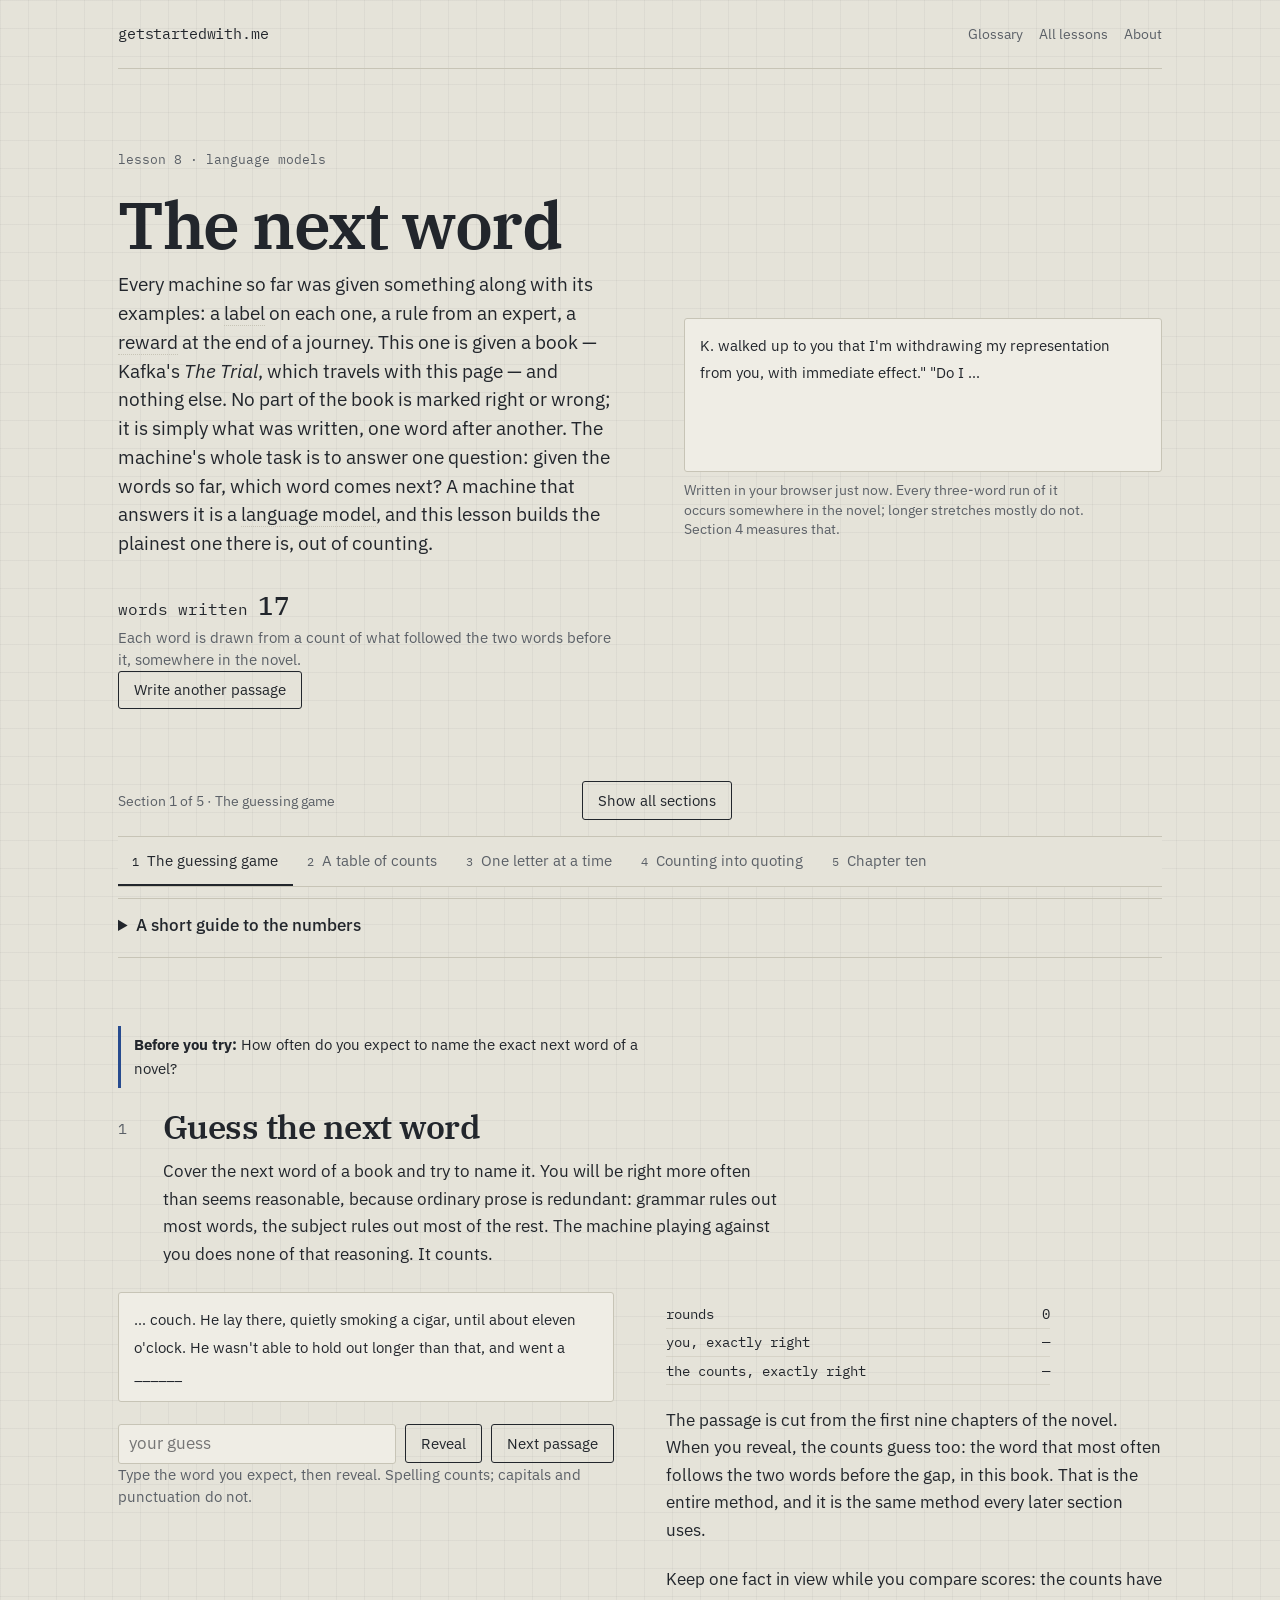
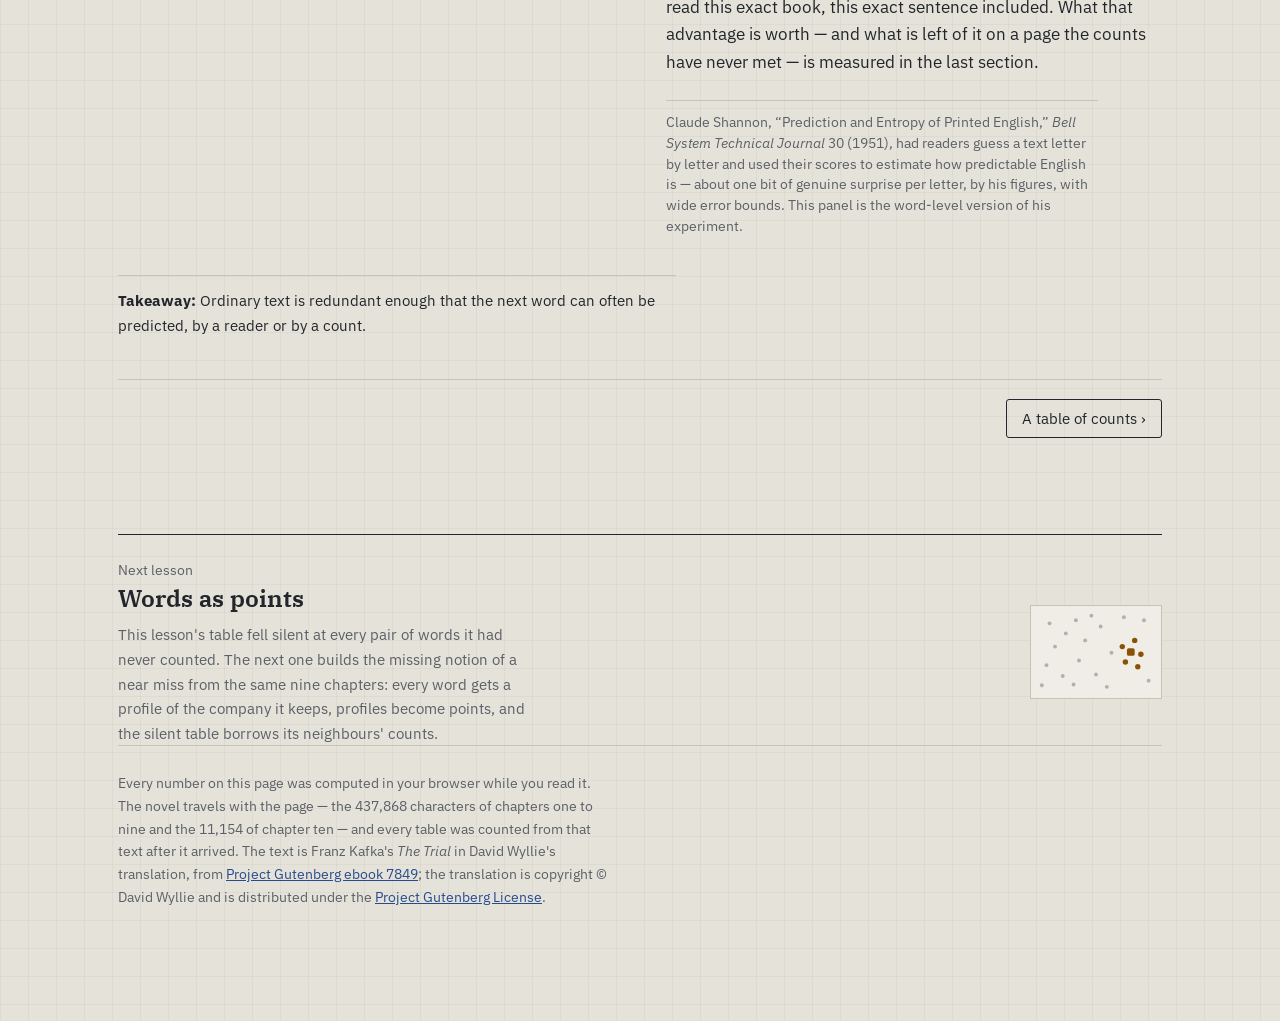
<file: lessons/nextword.html>
<!DOCTYPE html>
<html lang="en">
<head>
<meta charset="utf-8">
<meta name="viewport" content="width=device-width, initial-scale=1">
<title>The next word — getstartedwith.me</title>
<meta name="description" content="A machine that learns from nothing but text: counting which word follows which in Kafka's The Trial, writing new passages from the counts, and meeting a chapter it has never read. All computed in your browser.">
<link rel="preconnect" href="https://fonts.googleapis.com">
<link rel="preconnect" href="https://fonts.gstatic.com" crossorigin>
<link href="https://fonts.googleapis.com/css2?family=IBM+Plex+Mono:wght@400;500&family=IBM+Plex+Sans:wght@400;500;600&family=IBM+Plex+Serif:wght@600&display=swap" rel="stylesheet">
<link rel="icon" href="../favicon.ico" sizes="32x32">
<link rel="icon" href="../favicon.svg" type="image/svg+xml">
<link rel="stylesheet" href="../assets/site.css">
<style>
/* generated text and quoted-from-the-book shading are this lesson's
   signature figures: brown tint marks a run found verbatim in the novel */
.genout{font-size:.95rem;line-height:1.8;padding:.8rem .95rem;margin:0;min-height:10em}
.genout .said{color:var(--ink-2)}
.quoted{background:rgba(138,82,6,.16)}
.passage{font-size:.95rem;line-height:1.8;padding:.8rem .95rem;margin:0;min-height:7em}
.nb{font-family:var(--mono);font-size:.92em;white-space:nowrap}
input[type=text]{font:inherit;color:var(--ink);background:var(--field);border:1px solid var(--rule);
  border-radius:3px;min-height:2.5rem;padding:.3rem .6rem;flex:1;min-width:11rem;max-width:24rem}
.tally{font-family:var(--mono);font-size:.86rem;line-height:1.75;margin:.5rem 0 0;
  list-style:none;padding:0;max-width:24rem}
.tally li{display:flex;justify-content:space-between;gap:1rem;
  border-bottom:1px solid rgba(199,196,182,.5);padding:.1rem 0}
.tally .v{color:var(--ink)}
.comp{overflow-x:auto}
.comp table{border-collapse:collapse;font-family:var(--mono);font-size:.84rem;min-width:30rem}
.comp caption{text-align:left;font-family:var(--sans);font-size:.85rem;color:var(--ink-2);padding:0 0 .45rem}
.comp th,.comp td{border-bottom:1px solid rgba(199,196,182,.6);padding:.32rem .6rem;text-align:right;font-weight:400}
.comp th[scope=row],.comp thead th:first-child{text-align:left}
.comp thead th{color:var(--ink-2)}
canvas.bars{aspect-ratio:auto;height:300px}
canvas.chart{aspect-ratio:auto;height:230px}
</style>
</head>
<body>
<main>

<div class="topbar">
  <a class="wordmark" href="../index.html">getstartedwith.me</a>
  <nav>
    <a class="away" href="../glossary.html" target="_blank" rel="noopener" title="Open the full glossary in a new tab">Glossary</a>
    <a class="away" href="../index.html">All lessons</a>
    <a class="away" href="../about.html">About</a>
  </nav>
</div>

<header class="hero">
  <div class="hero-grid">
    <div class="hero-text">
    <div class="hero-intro">
      <p class="kicker">lesson 8 · language models</p>
      <h1>The next word</h1>
      <p class="lede">Every machine so far was given something along with its examples: a <a class="term" href="../glossary.html#label">label</a> on each one, a rule from an expert, a <a class="term" href="../glossary.html#reward">reward</a> at the end of a journey. This one is given a book — Kafka's <em>The Trial</em>, which travels with this page — and nothing else. No part of the book is marked right or wrong; it is simply what was written, one word after another. The machine's whole task is to answer one question: given the words so far, which word comes next? A machine that answers it is a <a class="term" href="../glossary.html#language-model">language model</a>, and this lesson builds the plainest one there is, out of counting.</p>
    </div>
    <div class="hero-meta">
      <p class="readout" id="hero-read">words written <b>0</b></p>
      <p class="msg" id="hero-msg">Each word is drawn from a count of what followed the two words before it, somewhere in the novel.</p>
      <div class="row"><button class="btn" id="hero-again" type="button">Write another passage</button></div>
    </div>
    </div>
    <figure class="hero-fig">
      <div class="window"><p class="genout" id="hero-out"></p></div>
      <figcaption>Written in your browser just now. Every three-word run of it occurs somewhere in the novel; longer stretches mostly do not. Section 4 measures that.</figcaption>
    </figure>
  </div>
</header>

<div id="rail-top"></div>
<div class="rail" id="rail" role="tablist" aria-label="Sections"></div>

<details class="math-help">
  <summary>A short guide to the numbers</summary>
  <p>Everything on this page reduces to <strong>counts</strong>: how many times one thing followed another in a fixed text. A <strong>proportion</strong> is one count divided by another, and every percentage here is such a proportion, measured, not assumed.</p>
  <p><strong>Drawing in proportion to the counts</strong> means choosing at random, but with each option's chance set by its count. If one word followed a context 74 times and another 60, the first is drawn with chance 74 out of 134. Repeated draws are what generate the text on this page.</p>
</details>

<section id="guess" class="panel" role="tabpanel" aria-labelledby="tab-guess">
  <p class="experiment-prompt"><strong>Before you try:</strong> How often do you expect to name the exact next word of a novel?</p>
  <div class="sec-head">
    <div class="sec-num">1</div>
    <div>
      <h2>Guess the next word</h2>
      <p>Cover the next word of a book and try to name it. You will be right more often than seems reasonable, because ordinary prose is redundant: grammar rules out most words, the subject rules out most of the rest. The machine playing against you does none of that reasoning. It counts.</p>
    </div>
  </div>

  <div class="split">
    <div class="stack">
      <div class="window"><p class="passage" id="g-passage"></p></div>
      <div class="row">
        <label class="vh" for="g-in">Your guess for the next word</label>
        <input type="text" id="g-in" autocomplete="off" autocapitalize="off" placeholder="your guess">
        <button class="btn" id="g-reveal" type="button">Reveal</button>
        <button class="btn" id="g-next" type="button">Next passage</button>
      </div>
      <p class="msg" id="g-msg">Type the word you expect, then reveal. Spelling counts; capitals and punctuation do not.</p>
    </div>
    <div class="stack">
      <ul class="tally" id="g-tally">
        <li><span>rounds</span><span class="v">0</span></li>
        <li><span>you, exactly right</span><span class="v">—</span></li>
        <li><span>the counts, exactly right</span><span class="v">—</span></li>
      </ul>
      <p>The passage is cut from the first nine chapters of the novel. When you reveal, the counts guess too: the word that most often follows the two words before the gap, in this book. That is the entire method, and it is the same method every later section uses.</p>
      <p>Keep one fact in view while you compare scores: the counts have read this exact book, this exact sentence included. What that advantage is worth — and what is left of it on a page the counts have never met — is measured in the last section.</p>
      <p class="cite">Claude Shannon, &ldquo;Prediction and Entropy of Printed English,&rdquo; <em>Bell System Technical Journal</em> 30 (1951), had readers guess a text letter by letter and used their scores to estimate how predictable English is — about one bit of genuine surprise per letter, by his figures, with wide error bounds. This panel is the word-level version of his experiment.</p>
    </div>
  </div>
  <p class="takeaway"><strong>Takeaway:</strong> Ordinary text is redundant enough that the next word can often be predicted, by a reader or by a count.</p>
</section>

<section id="counts" class="panel" role="tabpanel" aria-labelledby="tab-counts">
  <p class="experiment-prompt"><strong>Before you try:</strong> Which word do you expect most often follows &ldquo;the&rdquo; in this novel?</p>
  <div class="sec-head">
    <div class="sec-num">2</div>
    <div>
      <h2>A model made of counting</h2>
      <p>Here is the whole method. Read the novel once and, for every context — the last word, or the last two, or three — write down what came next. Chapters one to nine hold 81,571 words; the one-word contexts fill a table of 8,670 rows, the two-word contexts one of 44,143. To predict, look the context up and take the biggest count. To write, draw from the counts at random, in proportion. There is nothing else.</p>
    </div>
  </div>

  <div class="split wide-left">
    <div>
      <figure>
        <div class="window"><canvas id="ct-bars" class="bars" role="img"
          aria-label="A horizontal bar chart of the words that most often follow the chosen context in the novel, longest bar first, each labelled with its count."></canvas></div>
        <figcaption>The words that followed the chosen context in chapters one to nine, commonest first. At most twelve are drawn; the text table below the figure lists twenty.</figcaption>
      </figure>
      <div class="row" style="margin-top:.9rem">
        <label class="vh" for="ct-in">Context to look up</label>
        <input type="text" id="ct-in" autocomplete="off" autocapitalize="off" value="the">
        <button class="btn" id="ct-go" type="button">Look it up</button>
      </div>
      <div class="row">
        <button class="btn" id="ct-p1" type="button">&ldquo;the court&rdquo;</button>
        <button class="btn" id="ct-p2" type="button">&ldquo;said the&rdquo;</button>
        <button class="btn" id="ct-p3" type="button">&ldquo;K.&rdquo;</button>
      </div>
    </div>
    <div class="stack">
      <p class="readout" id="ct-read">&nbsp;</p>
      <p class="msg" id="ct-msg">One, two or three words. Anything from the novel has a row; anything else does not.</p>
      <p class="formula">P(word | context) = count(context, word) / count(context)</p>
      <p>&ldquo;the&rdquo; occurs 4,341 times, followed most often by &ldquo;lawyer&rdquo;, &ldquo;door&rdquo; and &ldquo;court&rdquo;. A context and its follower together are called an <a class="term" href="../glossary.html#n-gram">n-gram</a>, and a model that predicts from their counts is an n-gram model. The bookkeeping is deliberately crude: a word here is anything between two spaces, so &ldquo;court&rdquo; and &ldquo;court,&rdquo; are two different words. Nothing in this lesson needs anything finer.</p>
      <p>Try contexts of your own. Two words already have opinions: &ldquo;he was&rdquo; is followed by &ldquo;not&rdquo; more than by anything else, and everything &ldquo;said the&rdquo; leads to is a person. The table knows no grammar and no meaning. It has met every one of these words before, in order, and that is all it has.</p>
      <p class="cite">A. A. Markov, in a paper read to the St Petersburg Academy of Sciences in 1913, counted pairs of letters through twenty thousand letters of Pushkin's <em>Eugene Onegin</em> — vowel or consonant — to show that dependent events could still be treated statistically. Counting what follows what in a fixed text begins there.</p>
    </div>
  </div>
  <p class="takeaway"><strong>Takeaway:</strong> The model is a table of counts; everything it knows about language is which words followed which, and how often.</p>
</section>

<section id="letters" class="panel" role="tabpanel" aria-labelledby="tab-letters">
  <p class="experiment-prompt"><strong>Before you try:</strong> What should text look like when each letter is drawn with no regard to the letters before it?</p>
  <div class="sec-head">
    <div class="sec-num">3</div>
    <div>
      <h2>It learns spelling first</h2>
      <p>Words are not special. Chapters one to nine use 66 distinct characters, counting the space, the capitals and the punctuation. Run the same table over those, and let the context be the last few characters instead of the last few words. Then write, one character at a time, and watch what each added character of context buys.</p>
    </div>
  </div>

  <div class="split wide-left">
    <div>
      <figure>
        <div class="window"><p class="genout" id="l-out"></p></div>
        <figcaption>Three hundred characters, each drawn from the counts of what followed the previous few. Move the slider and write again.</figcaption>
      </figure>
      <div class="ctl" style="margin-top:.9rem">
        <label for="l-k">context</label>
        <input type="range" id="l-k" min="0" max="7" step="1" value="3">
        <output id="l-k-out">3</output>
      </div>
      <div class="row">
        <button class="btn" id="l-write" type="button">Write 300 characters</button>
      </div>
      <p class="readout" id="l-read">&nbsp;</p>
    </div>
    <div class="stack">
      <p>At zero context every character is drawn by its overall frequency, and the output is not even words. One character of context teaches it which letters follow which; by three or four it spells, mostly; around five the words are nearly all real ones; at seven it holds short phrases together and the register is unmistakably this novel's. Nothing taught it spelling. Spelling is a regularity of the text, and counting inherits every regularity it is deep enough to reach.</p>
      <p>Watch the readout under the figure as much as the text. The table has 66 rows at one character of context, 5,893 at three, and 149,419 at seven. The quality is being bought with rows, and the next section is about where that price ends up.</p>
      <p class="cite">Claude Shannon, &ldquo;A Mathematical Theory of Communication,&rdquo; <em>Bell System Technical Journal</em> 27 (1948), constructs exactly this series of letter-level approximations to English, and measures how much each added letter of context reduces the uncertainty of the next. The paper founded information theory; the approximations occupy two of its pages.</p>
    </div>
  </div>
  <p class="takeaway"><strong>Takeaway:</strong> Longer context makes counted text more like its source; even spelling is only a statistical regularity of the text.</p>
</section>

<section id="copy" class="panel" role="tabpanel" aria-labelledby="tab-copy">
  <p class="experiment-prompt"><strong>Before you try:</strong> If a four-word context occurred only once in the novel, what must follow it?</p>
  <div class="sec-head">
    <div class="sec-num">4</div>
    <div>
      <h2>When counting becomes quoting</h2>
      <p>Longer context makes better text, so why not take more of it? Because the table only has rows for contexts that actually occur, and the longer a context is, the fewer times it occurs. Of the two-word contexts, 81 per cent were only ever followed by one thing. At three words it is 94 per cent; at four, 98.5. A model whose every draw is forced is not writing. It is reciting.</p>
    </div>
  </div>

  <div class="split">
    <div>
      <figure>
        <div class="window"><p class="genout" id="cp-out"></p></div>
        <figcaption>Sixty words drawn from the counts. A shaded run of six or more words appears verbatim in the novel.</figcaption>
      </figure>
      <div class="ctl" style="margin-top:.9rem">
        <label for="cp-kw">context</label>
        <div class="segmented" id="cp-kw" role="group" aria-label="words of context">
          <button type="button" data-k="1" aria-pressed="false">1 word</button>
          <button type="button" data-k="2" aria-pressed="false">2</button>
          <button type="button" data-k="3" aria-pressed="true">3</button>
          <button type="button" data-k="4" aria-pressed="false">4</button>
        </div>
        <span></span>
      </div>
      <div class="row">
        <button class="btn" id="cp-sample" type="button">Write 60 words</button>
      </div>
    </div>
    <div class="stack">
      <ul class="tally" id="cp-tally">
        <li><span>rows in the table</span><span class="v">—</span></li>
        <li><span>contexts with one continuation</span><span class="v">—</span></li>
        <li><span>six-word windows found in the novel</span><span class="v">—</span></li>
      </ul>
      <p>At one word of context the output is fresh nonsense: real words, no thread, and almost no six-word run of it anywhere in Kafka. At two, the text begins to hold together, and about a fifth of its six-word windows turn out to be verbatim quotation. At three, roughly five windows in six are; at four the model is reading the novel back to you with occasional wrong turnings.</p>
      <p>This is the table's dilemma, and it is worth stating exactly. The settings that produce English are the settings that produce quotation, because the only way the table can continue a long context is the way the book continued it. A larger corpus pushes the trade further out — with a million books, four-word contexts stop being unique — but it does not change its shape. However much text is counted, coherence keeps asking for longer context, and longer contexts keep running out of examples.</p>
    </div>
  </div>

  <div class="split wide-left" style="margin-top:2.2rem">
    <div>
      <figure>
        <div class="window"><canvas id="cp-chart" class="chart" role="img"
          aria-label="A chart of the share of six-word windows of generated text found verbatim in the novel, against the number of context words. Points appear as measurements are run; a text table accompanies the chart."></canvas></div>
        <figcaption>The share of six-word windows of a 2,000-word sample that appear verbatim in the novel, at each context length you have measured.</figcaption>
      </figure>
      <div class="row" style="margin-top:.9rem">
        <button class="btn" id="cp-run" type="button">Measure a 2,000-word sample</button>
      </div>
      <p class="msg" id="cp-msg">Writes 2,000 words at the selected context length and checks every six-word window of them against the novel.</p>
    </div>
    <div class="stack">
      <p>Measure each context length and the curve says what the shaded samples already suggested. The rise is steep because uniqueness arrives quickly: most three-word phrases of an ordinary novel occur in it exactly once. The counts do not gradually become derivative. They cross from babble to quotation in the space of two added words, and no setting between the two writes new, sensible prose.</p>
      <p>Nothing here is specific to Kafka. Any single book gives the same curve, shifted a little by its length and its habits of repetition. What the table lacks is not more Kafka; it is any way of continuing a context it has not seen — which is the subject of the last section.</p>
    </div>
  </div>
  <p class="takeaway"><strong>Takeaway:</strong> As context grows, most contexts become unique, so faithful continuation turns into quotation.</p>
</section>

<section id="cliff" class="panel" role="tabpanel" aria-labelledby="tab-cliff">
  <p class="experiment-prompt"><strong>Before you try:</strong> What can the table say about a chapter whose word pairs it never counted?</p>
  <div class="sec-head">
    <div class="sec-num">5</div>
    <div>
      <h2>The chapter it never read</h2>
      <p>Every measurement so far was made on the chapters the model counted. The novel has a tenth chapter — a short one, in which K.'s trial ends — and not one count from it entered any table on this page. It is a <a class="term" href="../glossary.html#held-out-set">held-out set</a>, and it asks the only question that separates learning from memorising: does the table know anything beyond the pages it read?</p>
    </div>
  </div>

  <div class="split wide-left">
    <div>
      <div class="comp">
        <table>
          <caption>Next-word prediction, measured on the chapters it read and the chapter it did not</caption>
          <thead>
            <tr><th scope="col">context</th><th scope="col">read: context found</th><th scope="col">read: word right</th><th scope="col">unread: context found</th><th scope="col">unread: word right</th></tr>
          </thead>
          <tbody id="cl-body">
            <tr><th scope="row">1 word</th><td>—</td><td>—</td><td>—</td><td>—</td></tr>
            <tr><th scope="row">2 words</th><td>—</td><td>—</td><td>—</td><td>—</td></tr>
            <tr><th scope="row">3 words</th><td>—</td><td>—</td><td>—</td><td>—</td></tr>
          </tbody>
        </table>
      </div>
      <div class="row" style="margin-top:.9rem">
        <button class="btn" id="cl-run" type="button">Run the comparison</button>
      </div>
      <p class="msg" id="cl-msg">Walks all 81,571 words of chapters one to nine and all 2,087 of chapter ten, asking at each position whether the context has a row and whether the biggest count names the actual next word.</p>
    </div>
    <div class="stack">
      <p>On its own chapters the three-word table looks close to perfect: it names the exact next word about nine times in ten. That number does not survive the page turn. On chapter ten it finds its context in the table about once in seven tries, and names the word right about once in fifty. The two-word table generalises a little better and still collapses; even single words fail, because 172 of chapter ten's 2,087 words occur nowhere in the first nine chapters.</p>
      <p>Nine in ten was never a measure of what the table knows about prose. It was a measure of how much of the training text a three-word context pins down — the same fact section 4 measured as quotation, seen from the other side. The difference between the two columns is the difference between memorising and <a class="term" href="../glossary.html#generalisation">generalising</a>, and it is why every honest score in these lessons has come from held-out data.</p>
    </div>
  </div>

  <div class="split" style="margin-top:2.2rem">
    <div class="stack">
      <div class="row">
        <label class="vh" for="cl-in">Words for the model to continue</label>
        <input type="text" id="cl-in" autocomplete="off" autocapitalize="off" placeholder="write a few words of your own">
        <button class="btn" id="cl-go" type="button">Continue my words</button>
      </div>
      <div class="window"><p class="genout" id="cl-out"></p></div>
      <p class="msg" id="cl-say">It will look up your last three words, then two, then one, and continue from the first row it finds.</p>
    </div>
    <div class="stack">
      <p>Hand it your own words and watch what failure looks like. When your last words occur in the novel, it continues fluently. When they do not, it drops context until something matches, trading away what you said for the ability to say anything at all. And when your final word is one the novel never uses, it produces nothing — not a poor guess, nothing. A table has no notion of a near miss. The rules in lesson 6 had the same edge, reached from the other side: they ended where the writing stopped, and these counts end where the reading stopped. The <a class="term" href="../glossary.html#brittleness">brittleness</a> at the edge is the same.</p>
      <p>The fix is the one that closed the last lesson. The table would have to become a function that guesses what follows a context it has never seen. Such a function would have learned, from the contexts it did see, that &ldquo;lawyer&rdquo; and &ldquo;painter&rdquo; turn up in the same places, so that counting one teaches it a little about the other. The next lesson takes the first step: it counts, from these same nine chapters, which words keep the same company, and measures what that similarity buys back on chapter ten. A learned function trained on the next-word question, at a scale that deserves a lesson of its own, is what today's language models are.</p>
    </div>
  </div>
  <p class="takeaway"><strong>Takeaway:</strong> A table predicts only what it has counted; text it has never seen needs generalisation, which counting does not provide.</p>
</section>

<a class="nextup" href="vectors.html">
  <div>
    <p class="lab">Next lesson</p>
    <span class="ttl">Words as points</span>
    <p class="say">This lesson's table fell silent at every pair of words it had never counted. The next one builds the missing notion of a near miss from the same nine chapters: every word gets a profile of the company it keeps, profiles become points, and the silent table borrows its neighbours' counts.</p>
  </div>
  <svg viewBox="0 0 168 118" aria-hidden="true">
    <g fill="#22262C" opacity=".3">
      <circle cx="24" cy="22" r="2.5"/><circle cx="45" cy="35" r="2.5"/><circle cx="31" cy="52" r="2.5"/>
      <circle cx="58" cy="18" r="2.5"/><circle cx="70" cy="44" r="2.5"/><circle cx="20" cy="76" r="2.5"/>
      <circle cx="41" cy="90" r="2.5"/><circle cx="62" cy="70" r="2.5"/><circle cx="55" cy="101" r="2.5"/>
      <circle cx="84" cy="88" r="2.5"/><circle cx="90" cy="26" r="2.5"/><circle cx="104" cy="60" r="2.5"/>
      <circle cx="78" cy="12" r="2.5"/><circle cx="98" cy="104" r="2.5"/><circle cx="146" cy="18" r="2.5"/>
      <circle cx="152" cy="96" r="2.5"/><circle cx="14" cy="102" r="2.5"/><circle cx="120" cy="14" r="2.5"/>
    </g>
    <g fill="#8A5206">
      <circle cx="118" cy="52" r="3.5"/><circle cx="134" cy="44" r="3.5"/>
      <circle cx="142" cy="62" r="3.5"/><circle cx="122" cy="72" r="3.5"/>
      <circle cx="138" cy="78" r="3.5"/>
    </g>
    <rect x="124" y="54" width="10" height="10" rx="2.5" fill="#8A5206"/>
  </svg>
</a>

<footer>
  <p>Every number on this page was computed in your browser while you read it. The novel travels with the page — the 437,868 characters of chapters one to nine and the 11,154 of chapter ten — and every table was counted from that text after it arrived. The text is Franz Kafka's <em>The Trial</em> in David Wyllie's translation, from <a href="https://www.gutenberg.org/ebooks/7849">Project Gutenberg ebook 7849</a>; the translation is copyright © David Wyllie and is distributed under the <a href="https://www.gutenberg.org/policy/license.html">Project Gutenberg License</a>.</p>
</footer>

</main>
<script src="../assets/corpus-trial.js"></script>
<script src="../assets/glossary-data.js"></script>
<script src="../assets/lesson.js"></script>
<script>
"use strict";

/* ============================================================
   The model. A word here is anything between two spaces, punctuation
   included, so "arrested." and "arrested" are different words. A table
   maps a context — the last k words — to every word that ever followed
   it, listed once per occurrence, so drawing an entry at random already
   draws in proportion to the counts. The same tables, over characters
   instead of words, serve panel 3.
   ============================================================ */

const tokenize = text => text.split(/\s+/).filter(Boolean);

function wordTable(tokens, k){
  const t = new Map();
  for(let i=k;i<tokens.length;i++){
    const ctx = tokens.slice(i-k,i).join(" ");
    const f = t.get(ctx);
    if(f) f.push(tokens[i]); else t.set(ctx, [tokens[i]]);
  }
  return t;
}

/* a context's followers, gathered into distinct words, biggest count first */
function topFollowers(followers, m){
  const c = new Map();
  for(const w of followers) c.set(w, (c.get(w)||0)+1);
  return Array.from(c).sort((a,b) => b[1]-a[1] || (a[0]<b[0]?-1:1)).slice(0, m);
}

const draw = (followers, rnd) => followers[(rnd()*followers.length)|0];

function generateWords(tokens, table, k, n, rnd, at){
  if(at === undefined) at = k + ((rnd()*(tokens.length-k))|0);
  const out = tokens.slice(at-k, at);
  for(let i=0;i<n;i++){
    const f = table.get(out.slice(out.length-k).join(" "));
    if(!f) break;   /* cannot happen while the context came from the text */
    out.push(draw(f, rnd));
  }
  return out.slice(k);
}

function charTable(text, k){
  const t = new Map();
  for(let i=k;i<text.length;i++){
    const ctx = text.slice(i-k,i);
    const f = t.get(ctx);
    t.set(ctx, f === undefined ? text[i] : f + text[i]);
  }
  return t;
}

function generateChars(text, table, k, n, rnd){
  let at = k + ((rnd()*(text.length-k))|0);
  /* start at a sentence opening, so the sample does not begin mid-word */
  const s = text.indexOf(". ", at);
  at = s >= 0 && s+2+k < text.length ? s+2 : k;
  let out = text.slice(at, at+k);
  for(let i=0;i<n;i++){
    const f = table.get(k === 0 ? "" : out.slice(out.length-k));
    if(f === undefined) break;
    out += f[(rnd()*f.length)|0];
  }
  return out.slice(k);
}

/* how many rows of a table have only ever seen one continuation */
function forcedShare(table){
  let one = 0;
  for(const f of table.values()){
    let single = true;
    for(let i=1;i<f.length;i++) if(f[i] !== f[0]){ single = false; break; }
    if(single) one++;
  }
  return { contexts: table.size, forced: one };
}

/* every <span>-word window of a text, for verbatim lookups */
function windowSet(tokens, span){
  const s = new Set();
  for(let i=0;i+span<=tokens.length;i++) s.add(tokens.slice(i,i+span).join(" "));
  return s;
}

function verbatimShare(seen, genTokens, span){
  let hits = 0, total = 0;
  for(let i=0;i+span<=genTokens.length;i++){
    total++;
    if(seen.has(genTokens.slice(i,i+span).join(" "))) hits++;
  }
  return { hits: hits, total: total };
}

/* walk a text; at each position with a full context, ask whether the table
   has a row for it and whether the biggest count names the actual word */
function predictShare(table, k, tokens){
  const top = new Map();
  for(const e of table) top.set(e[0], topFollowers(e[1], 1)[0][0]);
  let positions = 0, known = 0, right = 0;
  for(let i=k;i<tokens.length;i++){
    positions++;
    const t = top.get(tokens.slice(i-k,i).join(" "));
    if(t === undefined) continue;
    known++;
    if(t === tokens[i]) right++;
  }
  return { positions: positions, known: known, right: right };
}

/* continue the reader's own words: longest context with a row wins */
function continueFrom(words, n, rnd){
  for(let k=Math.min(3, words.length); k>=1; k--){
    if(TABLES[k].get(words.slice(words.length-k).join(" "))){
      const out = words.slice(words.length-k);
      for(let i=0;i<n;i++)
        out.push(draw(TABLES[k].get(out.slice(out.length-k).join(" ")), rnd));
      return { k: k, words: out.slice(k) };
    }
  }
  return { k: 0, words: [] };
}

/* xorshift, so a run is reproducible from its seed */
function rng(seed){
  let x = (seed * 2654435761) >>> 0 || 1;
  return function(){
    x ^= x << 13; x >>>= 0;
    x ^= x >>> 17;
    x ^= x << 5;  x >>>= 0;
    return x / 4294967296;
  };
}

const TRAIN = CORPUS_TRAIN;
const HELD  = CORPUS_HELD;
const TOKENS = tokenize(TRAIN), HELD_TOKENS = tokenize(HELD);
const TABLES = { 1: wordTable(TOKENS,1), 2: wordTable(TOKENS,2),
                 3: wordTable(TOKENS,3), 4: wordTable(TOKENS,4) };

/* positions just after a sentence end, so samples can open on one */
const SENTENCE_STARTS = [];
for(let i=4;i<TOKENS.length-80;i++)
  if(/[.?!]"?$/.test(TOKENS[i-1])) SENTENCE_STARTS.push(i);
const sentenceStart = rnd => SENTENCE_STARTS[(rnd()*SENTENCE_STARTS.length)|0];

/* ---------------- painting and panels ---------------- */

const fmt = n => n.toLocaleString("en");

/* ============================ hero ============================ */

(function hero(){
  const out = document.getElementById("hero-out");
  const read = document.getElementById("hero-read");
  let seed = 11, timer = null;

  function show(words, upto){
    out.textContent = words.slice(0, upto).join(" ") + (upto < words.length ? " …" : "");
    read.innerHTML = "words written <b>" + upto + "</b>";
  }

  function start(){
    clearTimeout(timer);
    const r = rng(seed++);
    const words = generateWords(TOKENS, TABLES[2], 2, 60, r, sentenceStart(r));
    if(REDUCE){ show(words, words.length); return; }
    let at = 0;
    (function tick(){
      show(words, ++at);
      if(at < words.length) timer = setTimeout(tick, 90);
    })();
  }

  document.getElementById("hero-again").addEventListener("click", start);
  start();
})();

/* ======================= 1. the guessing game ======================= */

(function guessPanel(){
  const passage = document.getElementById("g-passage");
  const input = document.getElementById("g-in");
  const msg = document.getElementById("g-msg");
  const tally = document.getElementById("g-tally").querySelectorAll(".v");
  const r = rng(7100);
  let pos = 0, revealed = true, rounds = 0, mine = 0, machine = 0;

  const norm = s => s.toLowerCase().replace(/^[^a-z0-9']+|[^a-z0-9']+$/g, "");

  function newRound(){
    do { pos = 30 + ((r()*(TOKENS.length-31))|0); } while(!/[A-Za-z]/.test(TOKENS[pos]));
    revealed = false;
    input.value = "";
    passage.textContent = "… " + TOKENS.slice(pos-24, pos).join(" ") + " ______";
    msg.classList.remove("hit");
    msg.textContent = "Type the word you expect, then reveal. Spelling counts; capitals and punctuation do not.";
  }

  function reveal(){
    if(revealed) return;
    const yours = input.value.trim();
    if(!norm(yours)){
      msg.textContent = "Type a guess first; the reveal scores you against the counts.";
      return;
    }
    const ctx = TOKENS.slice(pos-2, pos).join(" ");
    const f = TABLES[2].get(ctx);
    const guess = topFollowers(f, 1)[0][0];
    const actual = TOKENS[pos];
    revealed = true; rounds++;
    const youHit = norm(actual) === norm(yours);
    const itHit = norm(actual) === norm(guess);
    if(youHit) mine++;
    if(itHit) machine++;
    tally[0].textContent = rounds;
    tally[1].textContent = mine + " of " + rounds;
    tally[2].textContent = machine + " of " + rounds;
    passage.textContent = "… " + TOKENS.slice(pos-24, pos+1).join(" ");
    msg.textContent = "The word was “" + actual + "”. You said “" + yours +
      "” — " + (youHit ? "hit" : "miss") + ". The counts, from " + plural(f.length, "sighting") +
      " of “" + ctx + "”, said “" + guess + "” — " +
      (itHit ? "hit" : "miss") + ".";
    msg.classList.add("hit");
    announce(msg.textContent);
  }

  document.getElementById("g-reveal").addEventListener("click", reveal);
  document.getElementById("g-next").addEventListener("click", newRound);
  input.addEventListener("keydown", e => {
    if(e.key !== "Enter") return;
    e.preventDefault();
    if(revealed) newRound(); else reveal();
  });
  newRound();
})();

/* ======================= 2. the table of counts ======================= */

(function countsPanel(){
  const p = Plot(document.getElementById("ct-bars"), [0,1,0,1]);
  const input = document.getElementById("ct-in");
  const read = document.getElementById("ct-read");
  const msg = document.getElementById("ct-msg");
  let rows = [], shown = "";

  function render(){
    const g = p.ctx;
    g.clearRect(0,0,p.w,p.h);
    g.fillStyle = C.field; g.fillRect(0,0,p.w,p.h);
    if(!rows.length){
      g.fillStyle = C.ink2;
      g.font = '400 12px "IBM Plex Mono", monospace';
      g.textAlign = "center"; g.textBaseline = "middle";
      g.fillText("no row in the table", p.w/2, p.h/2);
      return;
    }
    const gutter = Math.min(150, p.w*0.34);
    const rowH = Math.min(24, (p.h-16)/rows.length);
    const span = Math.max(1, p.w - gutter - 52);
    const top = rows[0][1];
    g.font = '400 12px "IBM Plex Mono", monospace';
    g.textBaseline = "middle";
    rows.forEach((q, i) => {
      const y = 8 + i*rowH + rowH/2;
      g.fillStyle = C.ink;
      g.textAlign = "right";
      let label = q[0];
      while(label.length > 1 && g.measureText(label).width > gutter - 14) label = label.slice(0, -1);
      if(label !== q[0]) label += "…";
      g.fillText(label, gutter - 8, y);
      const w = Math.max(2, span * q[1] / top);
      g.fillStyle = "rgba(138,82,6,.72)";
      g.fillRect(gutter, y - Math.min(8, rowH/2 - 2), w, Math.min(16, rowH - 4));
      g.fillStyle = C.ink2;
      g.textAlign = "left";
      g.fillText(String(q[1]), gutter + w + 6, y);
    });
  }

  function look(q){
    const words = tokenize(q);
    if(!words.length){
      msg.textContent = "Type one, two or three words from the novel.";
      return;
    }
    if(words.length > 3){
      msg.textContent = "One, two or three words; those are the only tables this lesson builds.";
      return;
    }
    const ctx = words.join(" ");
    const f = TABLES[words.length].get(ctx);
    shown = ctx;
    input.value = ctx;
    if(!f){
      rows = [];
      read.innerHTML = "“" + ctx + "” — <b>0</b> occurrences";
      msg.textContent = "Those words never occur in that order in chapters one to nine, so the table has no row for them. Section 5 is about what that means.";
      figureTable("ct-bars", "No row for “" + ctx + "”", ["Word","Count"], []);
    } else {
      rows = topFollowers(f, 12);
      const distinct = new Set(f).size;
      read.innerHTML = "“" + ctx + "” — <b>" + fmt(f.length) + "</b> " + (f.length === 1 ? "occurrence" : "occurrences");
      msg.textContent = "“" + rows[0][0] + "” followed " + rows[0][1] + " of the " +
        fmt(f.length) + " times, the commonest of " + fmt(distinct) + " recorded continuation" + (distinct === 1 ? "" : "s") + ".";
      figureTable("ct-bars", "Words following “" + ctx + "”", ["Word","Count"],
        topFollowers(f, 20).map(x => [x[0], x[1]]));
    }
    render();
    announce(msg.textContent);
  }

  document.getElementById("ct-go").addEventListener("click", () => look(input.value));
  input.addEventListener("keydown", e => { if(e.key === "Enter"){ e.preventDefault(); look(input.value); } });
  [["ct-p1","the court"],["ct-p2","said the"],["ct-p3","K."]].forEach(b => {
    document.getElementById(b[0]).addEventListener("click", () => look(b[1]));
  });
  redraws.push(() => { p.fit(); render(); });
  look("the");
})();

/* ==================== 3. one letter at a time ==================== */

(function lettersPanel(){
  const slider = document.getElementById("l-k");
  const out = document.getElementById("l-k-out");
  const text = document.getElementById("l-out");
  const read = document.getElementById("l-read");
  let cacheK = -1, cacheT = null, seed = 900;

  function tableFor(k){
    if(cacheK !== k){ cacheT = charTable(TRAIN, k); cacheK = k; }
    return cacheT;
  }

  function write(){
    const k = +slider.value;
    const t = tableFor(k);
    text.textContent = generateChars(TRAIN, t, k, 300, rng(seed++));
    read.innerHTML = "rows in the table <b>" + fmt(t.size) + "</b>";
    announce("Wrote 300 characters with " + k + " of context. The table has " + fmt(t.size) + " rows.");
  }

  slider.addEventListener("input", () => { out.textContent = slider.value; });
  slider.addEventListener("change", write);
  document.getElementById("l-write").addEventListener("click", write);
  out.textContent = slider.value;
  write();
})();

/* ==================== 4. counting becomes quoting ==================== */

(function copyPanel(){
  const p = Plot(document.getElementById("cp-chart"), [0,1,0,1]);
  const sampleOut = document.getElementById("cp-out");
  const msg = document.getElementById("cp-msg");
  const tally = document.getElementById("cp-tally").querySelectorAll(".v");
  const seg = document.getElementById("cp-kw");
  const pts = [];
  const forced = {};
  let k = 3, windows = null, sampleSeed = 500;
  const seeds = batchControls("copy", 9000);

  function windowsSet(){
    if(!windows) windows = windowSet(TOKENS, 6);
    return windows;
  }

  function stats(){
    const fs = forced[k] || (forced[k] = forcedShare(TABLES[k]));
    tally[0].textContent = fmt(fs.contexts);
    tally[1].textContent = (100*fs.forced/fs.contexts).toFixed(1) + "%";
    const q = pts.find(z => z.k === k);
    tally[2].textContent = q ? q.pct.toFixed(1) + "%" : "—";
  }

  function sample(){
    const r = rng(sampleSeed++);
    const words = generateWords(TOKENS, TABLES[k], k, 60, r, sentenceStart(r));
    const seen = windowsSet();
    const quoted = new Array(words.length).fill(false);
    for(let i=0;i+6<=words.length;i++)
      if(seen.has(words.slice(i,i+6).join(" ")))
        for(let j=i;j<i+6;j++) quoted[j] = true;
    sampleOut.replaceChildren(...words.map((w, i) => {
      const s = document.createElement("span");
      s.textContent = w + (i < words.length-1 ? " " : "");
      if(quoted[i]) s.className = "quoted";
      return s;
    }));
  }

  function render(){
    const g = p.ctx;
    g.clearRect(0,0,p.w,p.h);
    g.fillStyle = C.field; g.fillRect(0,0,p.w,p.h);
    const px = v => 46 + (v-1)/3 * (p.w - 76);
    const py = v => 14 + (100 - v)/100 * (p.h - 44);

    g.strokeStyle = C.grid; g.lineWidth = 1;
    g.beginPath();
    for(let v=0; v<=100; v+=20){
      const y = Math.round(py(v)) + .5;
      g.moveTo(46, y); g.lineTo(p.w - 12, y);
    }
    g.stroke();
    g.strokeStyle = C.rule; g.lineWidth = 1.4;
    g.beginPath();
    g.moveTo(46.5, 14); g.lineTo(46.5, Math.round(py(0)) + .5);
    g.lineTo(p.w - 12, Math.round(py(0)) + .5);
    g.stroke();

    g.fillStyle = C.ink2;
    g.font = '400 11px "IBM Plex Mono", monospace';
    g.textAlign = "right"; g.textBaseline = "middle";
    for(let v=0; v<=100; v+=20) g.fillText(String(v), 40, py(v));
    g.textAlign = "center"; g.textBaseline = "top";
    for(let v=1; v<=4; v++) g.fillText(String(v), px(v), py(0) + 5);
    g.textAlign = "left"; g.textBaseline = "bottom";
    g.fillText("% windows in the novel", 46, 12);
    g.textAlign = "right";
    g.fillText("context words", p.w - 12, py(0) - 6);

    const sorted = pts.slice().sort((a,b) => a.k - b.k);
    figureTable("cp-chart", "Verbatim six-word windows, per measured context length",
      ["Context words","Seed","Windows found","Windows checked","Share"],
      sorted.map(q => [q.k, q.seed, q.hits, q.total, q.pct.toFixed(1) + "%"]));
    if(sorted.length > 1){
      g.strokeStyle = "rgba(34,38,44,.35)"; g.lineWidth = 1.6;
      g.beginPath();
      sorted.forEach((q, i) => i ? g.lineTo(px(q.k), py(q.pct)) : g.moveTo(px(q.k), py(q.pct)));
      g.stroke();
    }
    sorted.forEach(q => {
      const x = px(q.k), y = py(q.pct);
      g.fillStyle = C.on;
      g.beginPath();
      if(g.roundRect) g.roundRect(x-5, y-5, 10, 10, 2.5); else g.rect(x-5, y-5, 10, 10);
      g.fill();
    });
  }

  function measure(){
    const seed = seeds.get();
    if(seed === null) return;
    const r = rng(seed);
    const words = generateWords(TOKENS, TABLES[k], k, 2000, r, sentenceStart(r));
    const v = verbatimShare(windowsSet(), words, 6);
    const q = { k: k, seed: seed, hits: v.hits, total: v.total, pct: 100*v.hits/v.total };
    const was = pts.findIndex(z => z.k === k);
    if(was >= 0) pts[was] = q; else pts.push(q);
    msg.textContent = "With " + k + " word" + (k === 1 ? "" : "s") + " of context, " +
      fmt(v.hits) + " of the " + fmt(v.total) + " six-word windows of a 2,000-word sample appear verbatim in the novel — " +
      q.pct.toFixed(1) + " per cent.";
    render();
    stats();
    announce(msg.textContent);
  }

  seg.querySelectorAll("button").forEach(b => {
    b.addEventListener("click", () => {
      k = +b.dataset.k;
      seg.querySelectorAll("button").forEach(o => o.setAttribute("aria-pressed", String(o === b)));
      sample();
      stats();
    });
  });
  document.getElementById("cp-sample").addEventListener("click", sample);
  document.getElementById("cp-run").addEventListener("click", measure);
  redraws.push(() => { p.fit(); render(); });
  sample();
  stats();
})();

/* ==================== 5. the chapter it never read ==================== */

(function cliffPanel(){
  const body = document.getElementById("cl-body");
  const msg = document.getElementById("cl-msg");
  const input = document.getElementById("cl-in");
  const out = document.getElementById("cl-out");
  const say = document.getElementById("cl-say");
  let contSeed = 3100;

  function measure(){
    const rows = body.querySelectorAll("tr");
    let three = null;
    for(let k=1;k<=3;k++){
      const a = predictShare(TABLES[k], k, TOKENS);
      const b = predictShare(TABLES[k], k, HELD_TOKENS);
      const cells = rows[k-1].querySelectorAll("td");
      cells[0].textContent = (100*a.known/a.positions).toFixed(1) + "%";
      cells[1].textContent = (100*a.right/a.positions).toFixed(1) + "%";
      cells[2].textContent = (100*b.known/b.positions).toFixed(1) + "%";
      cells[3].textContent = (100*b.right/b.positions).toFixed(1) + "%";
      if(k === 3) three = { a: a, b: b };
    }
    const vocab = new Set(TOKENS);
    let unseen = 0;
    for(const w of HELD_TOKENS) if(!vocab.has(w)) unseen++;
    msg.textContent = "On the chapters it read, the three-word table names the exact next word " +
      (100*three.a.right/three.a.positions).toFixed(1) + " per cent of the time. On chapter ten it finds a row for its context " +
      (100*three.b.known/three.b.positions).toFixed(1) + " per cent of the time and names the word " +
      (100*three.b.right/three.b.positions).toFixed(1) + " per cent of the time; " + unseen + " of the chapter's " +
      fmt(HELD_TOKENS.length) + " words occur nowhere in the table at all.";
    msg.classList.add("hit");
    announce(msg.textContent);
  }

  function go(){
    const words = tokenize(input.value);
    if(!words.length){
      say.textContent = "Type a few words first.";
      return;
    }
    const res = continueFrom(words, 30, rng(contSeed++));
    const tried = Math.min(3, words.length);
    if(res.k === 0){
      out.textContent = "";
      say.textContent = "“" + words[words.length-1] + "” never occurs in chapters one to nine. " +
        "The table has no row, no near miss and no measure of how far off it is. It has nothing.";
    } else {
      const lead = document.createElement("span");
      lead.className = "said";
      lead.textContent = words.join(" ") + " ";
      out.replaceChildren(lead, document.createTextNode(res.words.join(" ")));
      say.textContent = res.k === tried
        ? "Your last " + (tried === 1 ? "word occurs" : tried + " words occur together") +
          " in the novel; each next word is drawn from those counts."
        : "Your last " + tried + " words never occur together in the novel. It dropped to the last " +
          (res.k === 1 ? "word" : res.k + " words") + " and continued from there — trading away what you said for the ability to say anything at all.";
    }
    announce(say.textContent);
  }

  document.getElementById("cl-run").addEventListener("click", measure);
  document.getElementById("cl-go").addEventListener("click", go);
  input.addEventListener("keydown", e => { if(e.key === "Enter"){ e.preventDefault(); go(); } });
})();

initPanels([
  ["guess","The guessing game"], ["counts","A table of counts"],
  ["letters","One letter at a time"], ["copy","Counting into quoting"],
  ["cliff","Chapter ten"]
]);
</script>
</body>
</html>
</file>
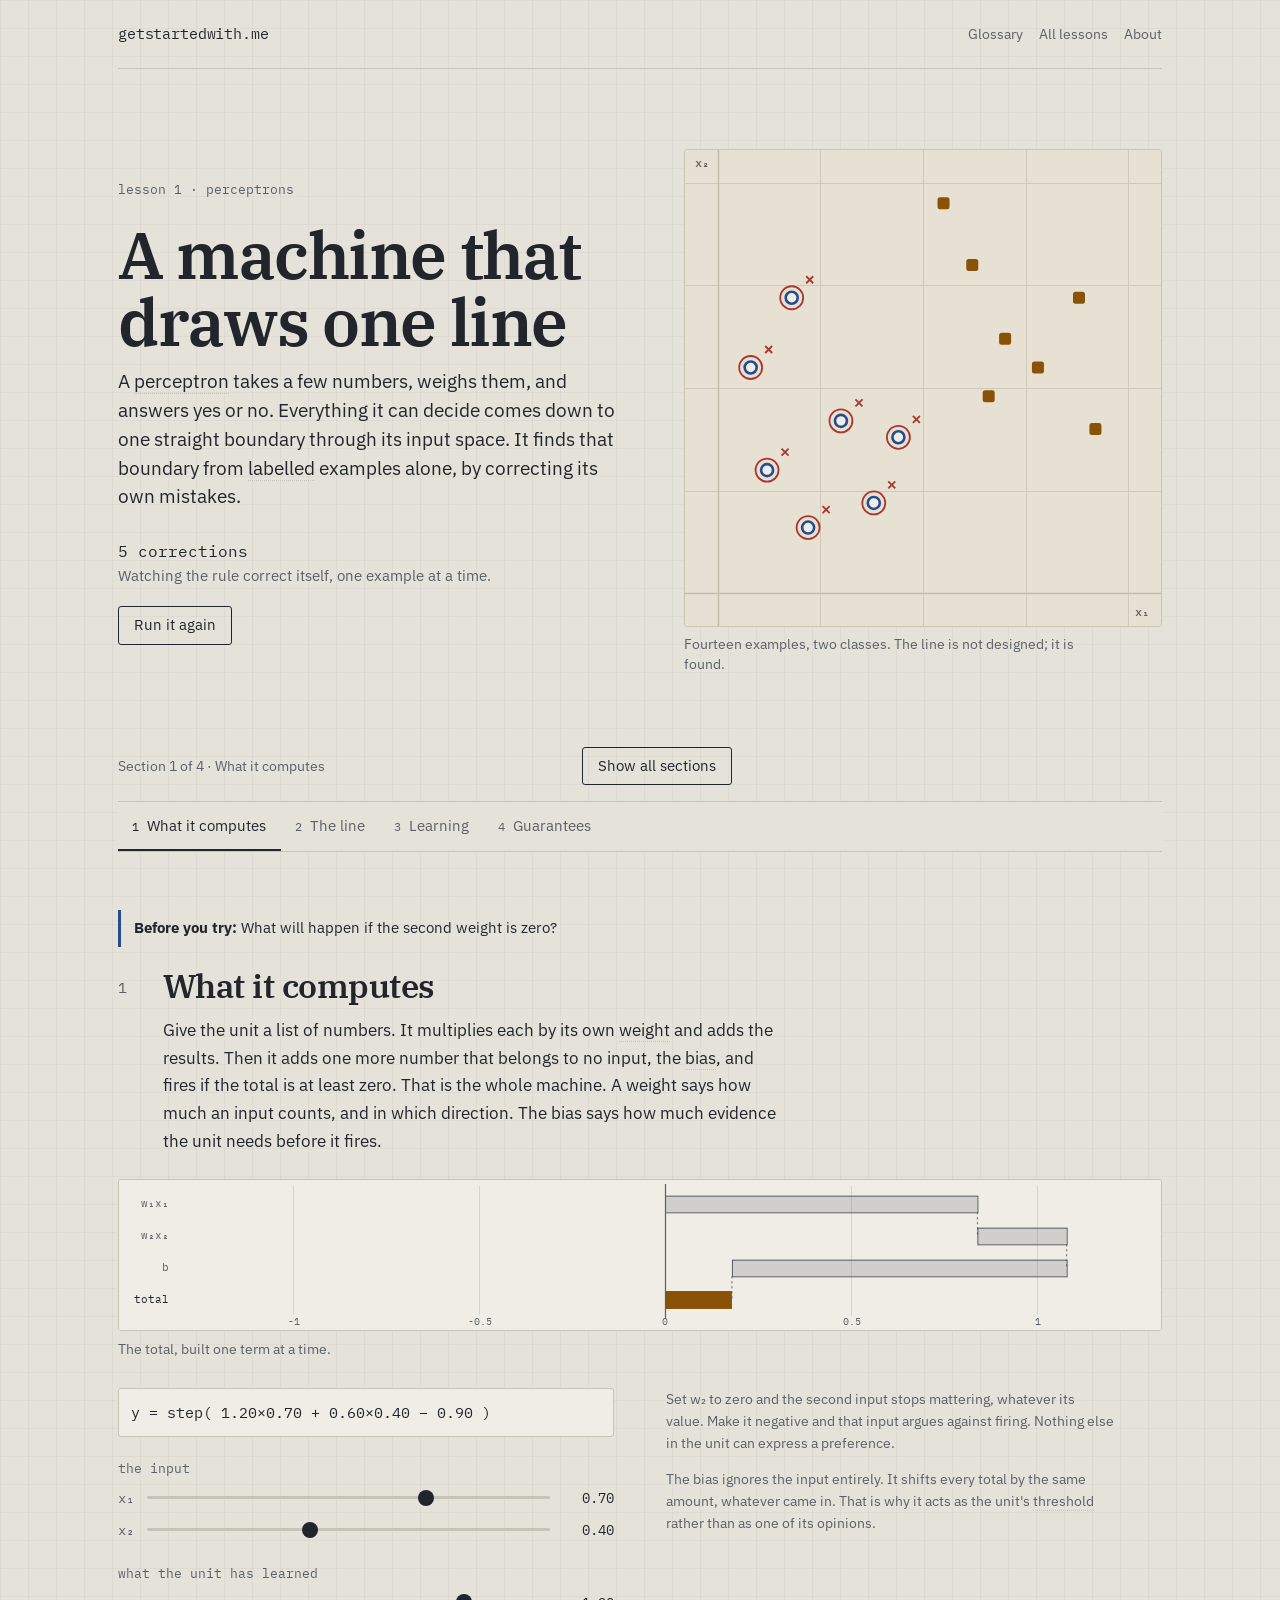
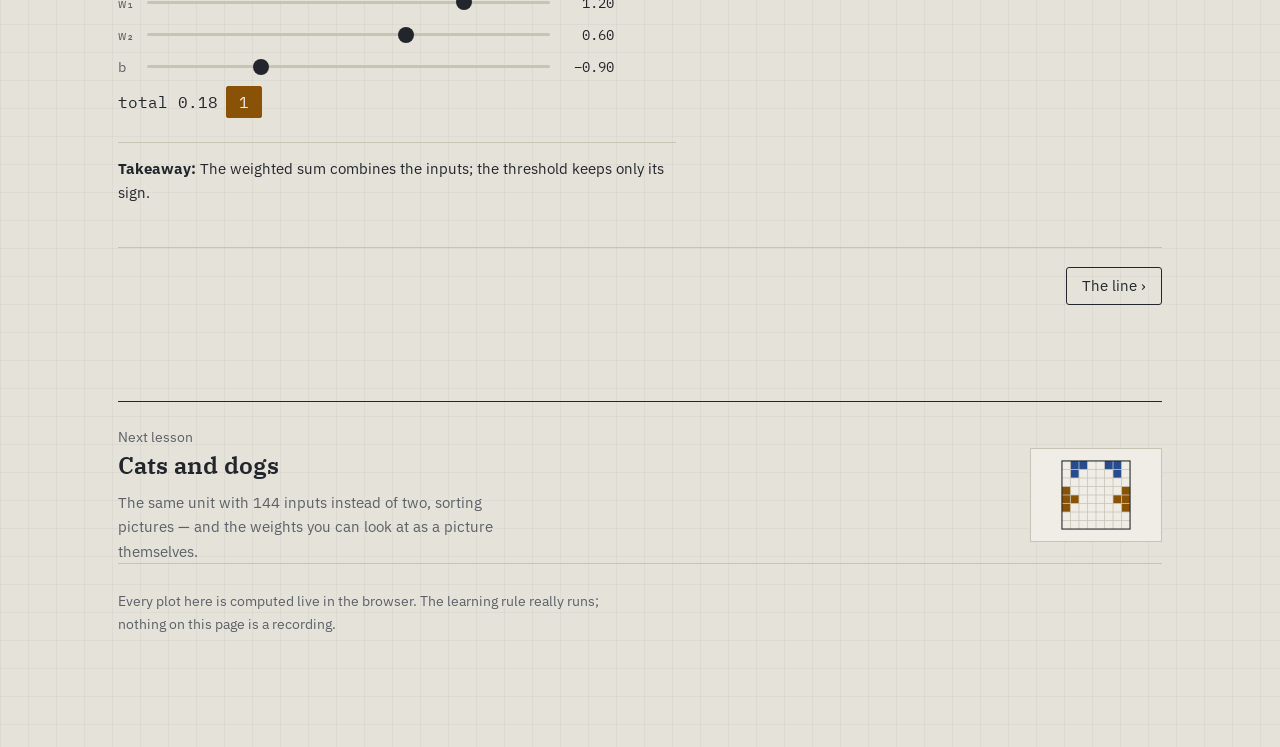
<file: lessons/perceptron.html>
<!DOCTYPE html>
<html lang="en">
<head>
<meta charset="utf-8">
<meta name="viewport" content="width=device-width, initial-scale=1">
<title>Perceptrons — getstartedwith.me</title>
<meta name="description" content="What a single artificial neuron computes, why its boundary is always a straight line, and how it finds that line from examples. A short interactive lesson.">
<link rel="preconnect" href="https://fonts.googleapis.com">
<link rel="preconnect" href="https://fonts.gstatic.com" crossorigin>
<link href="https://fonts.googleapis.com/css2?family=IBM+Plex+Mono:wght@400;500&family=IBM+Plex+Sans:wght@400;500;600&family=IBM+Plex+Serif:wght@600&display=swap" rel="stylesheet">
<link rel="icon" href="../favicon.ico" sizes="32x32">
<link rel="icon" href="../favicon.svg" type="image/svg+xml">
<link rel="stylesheet" href="../assets/site.css">
<style>
.grouped{margin:0 0 .4rem;font-family:var(--mono);font-size:.82rem;color:var(--ink-2)}
.lamp{display:inline-grid;place-items:center;min-width:2.2em;padding:.1rem .45rem;margin-left:.5rem;
  font-family:var(--mono);border:1px solid var(--rule);border-radius:2px;background:var(--field)}
.lamp.on{background:var(--on);border-color:var(--on);color:var(--field)}
</style>
</head>
<body>
<main>

<div class="topbar">
  <a class="wordmark" href="../index.html">getstartedwith.me</a>
  <nav>
    <a class="away" href="../glossary.html" target="_blank" rel="noopener" title="Open the full glossary in a new tab">Glossary</a>
    <a class="away" href="../index.html">All lessons</a>
    <a class="away" href="../about.html">About</a>
  </nav>
</div>

<header class="hero">
  <div class="hero-grid">
    <div class="hero-text">
    <div class="hero-intro">
      <p class="kicker">lesson 1 · perceptrons</p>
      <h1>A machine that draws one line</h1>
      <p class="lede">A <a class="term" href="../glossary.html#perceptron">perceptron</a> takes a few numbers, weighs them, and answers yes or no. Everything it can decide comes down to one straight boundary through its input space. It finds that boundary from <a class="term" href="../glossary.html#label">labelled</a> examples alone, by correcting its own mistakes.</p>
    </div>
    <div class="hero-meta">
      <p class="readout" id="hero-read">learning</p>
      <p class="msg" id="hero-msg">Watching the rule correct itself, one example at a time.</p>
      <div class="row"><button class="btn" id="hero-again" type="button">Run it again</button></div>
    </div>
    </div>
    <figure class="hero-fig">
      <div class="window"><canvas id="hero-plot" role="img"
        aria-label="Fourteen labelled points in two classes, with a boundary line moving into place as the learning rule corrects its mistakes."></canvas></div>
      <figcaption>Fourteen examples, two classes. The line is not designed; it is found.</figcaption>
    </figure>
  </div>
</header>

<div id="rail-top"></div>
<div class="rail" id="rail" role="tablist" aria-label="Sections"></div>

<section id="compute" class="panel" role="tabpanel" aria-labelledby="tab-compute">
  <p class="experiment-prompt"><strong>Before you try:</strong> What will happen if the second weight is zero?</p>
  <div class="sec-head">
    <div class="sec-num">1</div>
    <div>
      <h2>What it computes</h2>
      <p>Give the unit a list of numbers. It multiplies each by its own <a class="term" href="../glossary.html#weight">weight</a> and adds the results. Then it adds one more number that belongs to no input, the <a class="term" href="../glossary.html#bias">bias</a>, and fires if the total is at least zero. That is the whole machine. A weight says how much an input counts, and in which direction. The bias says how much evidence the unit needs before it fires.</p>
    </div>
  </div>

  <figure style="margin-bottom:1.8rem">
    <div class="window"><canvas id="bar" class="bar" role="img"
      aria-label="A running total: each weighted input is added in turn, then the bias, and the result is compared with zero."></canvas></div>
    <figcaption>The total, built one term at a time.</figcaption>
  </figure>

  <div class="split">
    <div class="stack">
      <p class="formula" id="c-formula">y = step(w·x + b)</p>

      <div>
        <p class="grouped">the input</p>
        <div class="ctl">
          <label for="cx1">x₁</label><input id="cx1" type="range" min="0" max="1" step="0.05" value="0.7"><output id="cx1o">0.70</output>
          <label for="cx2">x₂</label><input id="cx2" type="range" min="0" max="1" step="0.05" value="0.4"><output id="cx2o">0.40</output>
        </div>
      </div>

      <div>
        <p class="grouped">what the unit has learned</p>
        <div class="ctl">
          <label for="cw1">w₁</label><input id="cw1" type="range" min="-2" max="2" step="0.05" value="1.2"><output id="cw1o">1.20</output>
          <label for="cw2">w₂</label><input id="cw2" type="range" min="-2" max="2" step="0.05" value="0.6"><output id="cw2o">0.60</output>
          <label for="cb">b</label><input id="cb" type="range" min="-2" max="2" step="0.05" value="-0.9"><output id="cbo">−0.90</output>
        </div>
      </div>

      <p class="readout" id="c-out">total 0.30<span class="lamp on">1</span></p>
    </div>

    <div>
      <p class="note">Set w₂ to zero and the second input stops mattering, whatever its value. Make it negative and that input argues against firing. Nothing else in the unit can express a preference.</p>
      <p class="note">The bias ignores the input entirely. It shifts every total by the same amount, whatever came in. That is why it acts as the unit's <a class="term" href="../glossary.html#threshold">threshold</a> rather than as one of its opinions.</p>
    </div>
  </div>
  <p class="takeaway"><strong>Takeaway:</strong> The weighted sum combines the inputs; the threshold keeps only its sign.</p>
</section>

<section id="boundary" class="panel" role="tabpanel" aria-labelledby="tab-boundary">
  <p class="experiment-prompt"><strong>Before you try:</strong> Will changing only the bias rotate the boundary or shift it?</p>
  <div class="sec-head">
    <div class="sec-num">2</div>
    <div>
      <h2>Where the line comes from</h2>
      <p>Plot every possible input as a point. The inputs where the total is exactly zero form a straight line, and that line is the unit's decision: fire on one side, stay quiet on the other. The two weights set a direction — the arrow below points straight across the line, toward the firing side. The bias slides the line along that arrow without turning it.</p>
    </div>
  </div>

  <div class="split wide-left">
    <figure>
      <div class="window"><canvas id="b-plot" tabindex="0" class="drag-canvas" role="img"
        aria-label="The decision line with the weight vector drawn perpendicular to it, and a draggable test point."></canvas></div>
      <figcaption>Drag the ringed point. Its total changes sign exactly as it crosses the line.</figcaption>
    </figure>

    <div class="stack">
      <div class="ctl">
        <label for="bw1">w₁</label><input id="bw1" type="range" min="-2" max="2" step="0.05" value="1"><output id="bw1o">1.00</output>
        <label for="bw2">w₂</label><input id="bw2" type="range" min="-2" max="2" step="0.05" value="0.8"><output id="bw2o">0.80</output>
        <label for="bb2">b</label><input id="bb2" type="range" min="-2" max="2" step="0.05" value="-0.85"><output id="bb2o">−0.85</output>
      </div>
      <p class="formula" id="b-formula">at (0.35, 0.65): w·x + b = 0.02</p>
      <p class="note">Multiply all three numbers by ten and the line does not move: the same points satisfy the same equation. Only the totals grow. The answer depends on the sign of the total, never on its size. The step at zero throws that size away — information a later lesson will want back.</p>
    </div>
  </div>
  <p class="takeaway"><strong>Takeaway:</strong> Weights set the boundary’s direction, while the bias shifts its position.</p>
</section>

<section id="learning" class="panel" role="tabpanel" aria-labelledby="tab-learning">
  <p class="experiment-prompt"><strong>Before you try:</strong> Which examples should make the weights change?</p>
  <div class="sec-head">
    <div class="sec-num">3</div>
    <div>
      <h2>Finding the line from examples</h2>
      <p>Nobody sets the weights by hand. Show the unit a labelled example; if it answers correctly, change nothing. If it answers 0 when the answer was 1, add that example's coordinates to the weights, which tips the line toward it. If it answers 1 when the answer was 0, subtract them. Repeat through the examples until a whole pass goes by without a mistake.</p>
    </div>
  </div>

  <div class="split wide-left">
    <figure>
      <div class="window"><canvas id="learn-plot" role="img"
        aria-label="A scatter of labelled points you can add to, with the boundary moving as the learning rule runs."></canvas></div>
      <figcaption id="learn-cap">Click the plot or enter coordinates below to add an example of the selected class.</figcaption>
    </figure>

    <div class="stack">
      <div>
        <h3>Clicking the plot adds</h3>
        <div class="segmented" id="learn-class" role="group" aria-label="Class to add">
          <button type="button" data-cls="0" aria-pressed="true">a 0</button>
          <button type="button" data-cls="1" aria-pressed="false">a 1</button>
        </div>
      </div>

      <div class="row">
        <button class="btn" id="learn-run" type="button">Start training</button>
        <button class="btn" id="learn-step" type="button">One update</button>
        <button class="btn" id="learn-reset" type="button">Reset weights</button>
      </div>
      <div class="row">
        <button class="btn" id="learn-sep" type="button">Load a separable set</button>
        <button class="btn" id="learn-mix" type="button">Load an overlapping set</button>
        <button class="btn" id="learn-clear" type="button">Clear</button>
      </div>

      <p class="readout" id="learn-stats">0 passes, 0 corrections. 7 zeros and 7 ones.</p>
      <p class="formula" id="learn-formula">y = step( 1.00·x₁ − 0.30·x₂ − 0.80 )</p>

      <figure>
        <div class="window"><canvas id="learn-trace" class="trace" role="img"
          aria-label="Chart of how many examples were misclassified on each pass through the data."></canvas></div>
        <figcaption>Mistakes on each pass through the examples.</figcaption>
      </figure>

      <p class="msg" id="learn-msg"></p>
    </div>
  </div>
  <p class="takeaway"><strong>Takeaway:</strong> The perceptron updates its weights when an example is misclassified.</p>
</section>

<section id="limits" class="panel" role="tabpanel" aria-labelledby="tab-limits">
  <p class="experiment-prompt"><strong>Before you try:</strong> Does a run that keeps making corrections prove no separating line exists?</p>
  <div class="sec-head">
    <div class="sec-num">4</div>
    <div>
      <h2>What the rule guarantees, and what it doesn't</h2>
      <p>If some line separates the two classes, this rule is guaranteed to find one, in a finite number of corrections. The count depends on how much room there is between the classes: a wide gap is found quickly, a narrow one slowly. Rosenblatt proved the convergence; Novikoff's 1962 bound made the dependence on that gap precise.</p>
    </div>
  </div>

  <div class="split">
    <div>
      <p>What the rule cannot do is tell you which situation you are in. Run it on classes no line can separate and it behaves exactly the same way: correcting, overshooting, correcting back, forever. Nothing in the procedure distinguishes not yet from never. That distinction matters: a model that cannot express something, and a rule that keeps trying anyway. It comes back at every scale of this subject.</p>
      <p>Keep the unit separate from the machine, too. What you have been operating is one threshold unit. Rosenblatt's perceptron was larger: a grid of input cells, a middle bank of feature detectors wired to them at random and never adjusted, and a final layer of threshold units whose weights were the only part that learned.</p>
      <p>The next lesson keeps the single unit and gives it a task nearer to what that machine was built for: a small grid of <a class="term" href="../glossary.html#pixel">pixels</a> to sort into two kinds of animal. One weight per pixel, the same rule, and a limit that turns out to be about where things sit in the frame. The lesson after that shrinks the same limit down to a function of two inputs, where it can be proved rather than demonstrated.</p>
    </div>

    <div>
      <figure>
        <svg viewBox="0 0 300 176" width="100%" role="img"
          aria-label="Schematic of the Mark I Perceptron: a grid of photocells feeding association units, which feed response units.">
          <g fill="#EFEDE5" stroke="#C7C4B6" stroke-width="1">
            <rect x="14" y="42" width="13" height="13"/><rect x="29" y="42" width="13" height="13"/>
            <rect x="44" y="42" width="13" height="13"/><rect x="59" y="42" width="13" height="13"/>
            <rect x="14" y="57" width="13" height="13"/><rect x="29" y="57" width="13" height="13"/>
            <rect x="44" y="57" width="13" height="13"/><rect x="59" y="57" width="13" height="13"/>
            <rect x="14" y="72" width="13" height="13"/><rect x="29" y="72" width="13" height="13"/>
            <rect x="44" y="72" width="13" height="13"/><rect x="59" y="72" width="13" height="13"/>
            <rect x="14" y="87" width="13" height="13"/><rect x="29" y="87" width="13" height="13"/>
            <rect x="44" y="87" width="13" height="13"/><rect x="59" y="87" width="13" height="13"/>
          </g>
          <g stroke="#C7C4B6" stroke-width="1">
            <path d="M74 55L150 45M74 70L150 45M74 85L150 78M74 55L150 78M74 92L150 111M74 70L150 111"/>
          </g>
          <g stroke="#22262C" stroke-width="1.3">
            <path d="M164 45L242 62M164 78L242 62M164 111L242 62M164 45L242 95M164 78L242 95M164 111L242 95"/>
          </g>
          <g fill="#EFEDE5" stroke="#5B6067" stroke-width="1.4">
            <circle cx="157" cy="45" r="8"/><circle cx="157" cy="78" r="8"/><circle cx="157" cy="111" r="8"/>
          </g>
          <g fill="#EFEDE5" stroke="#22262C" stroke-width="1.6">
            <circle cx="250" cy="62" r="9"/><circle cx="250" cy="95" r="9"/>
          </g>
          <g font-family="IBM Plex Mono, monospace" font-size="10" fill="#5B6067">
            <text x="43" y="30" text-anchor="middle">400 cells</text>
            <text x="157" y="24" text-anchor="middle">512 detectors</text>
            <text x="252" y="34" text-anchor="middle">8 outputs</text>
            <text x="43" y="118" text-anchor="middle">retina</text>
            <text x="119" y="140" text-anchor="middle" fill="#C7C4B6">fixed, random</text>
            <text x="215" y="140" text-anchor="middle" fill="#22262C">learned</text>
          </g>
        </svg>
        <figcaption>The Mark I Perceptron, built at the Cornell Aeronautical Laboratory and demonstrated publicly in June 1960. Its weights were potentiometers, turned by small electric motors as it learned. Only the last bank of connections was adjustable.</figcaption>
      </figure>
      <p class="cite">Warren McCulloch and Walter Pitts, &ldquo;A Logical Calculus of the Ideas Immanent in Nervous Activity&rdquo; (1943), gave the threshold unit. Frank Rosenblatt, &ldquo;The Perceptron: A Probabilistic Model for Information Storage and Organization in the Brain,&rdquo; <em>Psychological Review</em> 65 (1958), added the learning rule.</p>
    </div>
  </div>
  <p class="takeaway"><strong>Takeaway:</strong> The convergence theorem applies to separable data; a finite run cannot by itself prove impossibility.</p>
</section>

<a class="nextup" href="images.html">
  <div>
    <p class="lab">Next lesson</p>
    <span class="ttl">Cats and dogs</span>
    <p class="say">The same unit with 144 inputs instead of two, sorting pictures — and the weights you can look at as a picture themselves.</p>
  </div>
  <svg viewBox="0 0 168 118" aria-hidden="true">
    <rect x="40" y="15" width="88" height="88" fill="#EFEDE5"/>
    <g fill="#274B8F">
      <rect x="51" y="15" width="11" height="11"/><rect x="62" y="15" width="11" height="11"/>
      <rect x="51" y="26" width="11" height="11"/>
      <rect x="95" y="15" width="11" height="11"/><rect x="106" y="15" width="11" height="11"/>
      <rect x="106" y="26" width="11" height="11"/>
    </g>
    <g fill="#8A5206">
      <rect x="40" y="48" width="11" height="11"/><rect x="40" y="59" width="11" height="11"/>
      <rect x="40" y="70" width="11" height="11"/><rect x="51" y="59" width="11" height="11"/>
      <rect x="117" y="48" width="11" height="11"/><rect x="117" y="59" width="11" height="11"/>
      <rect x="117" y="70" width="11" height="11"/><rect x="106" y="59" width="11" height="11"/>
    </g>
    <g stroke="#C7C4B6" stroke-width="1">
      <path d="M51 15V103M62 15V103M73 15V103M84 15V103M95 15V103M106 15V103M117 15V103M40 26H128M40 37H128M40 48H128M40 59H128M40 70H128M40 81H128M40 92H128"/>
    </g>
    <rect x="40" y="15" width="88" height="88" fill="none" stroke="#22262C" stroke-width="1.4"/>
  </svg>
</a>

<footer>
  <p>Every plot here is computed live in the browser. The learning rule really runs; nothing on this page is a recording.</p>
</footer>

</main>
<script src="../assets/glossary-data.js"></script>
<script src="../assets/lesson.js"></script>
<script>
"use strict";

/* A separable set, and the same points with two labels swapped so that no line works. */
const SET_SEP = [
  [0.12,0.30,0], [0.22,0.16,0], [0.30,0.42,0], [0.08,0.55,0],
  [0.38,0.22,0], [0.18,0.72,0], [0.44,0.38,0],
  [0.62,0.80,1], [0.78,0.55,1], [0.88,0.72,1], [0.70,0.62,1],
  [0.55,0.95,1], [0.92,0.40,1], [0.66,0.48,1]
];
const SET_MIX = SET_SEP.map((d,i) => (i === 0 || i === 9) ? [d[0], d[1], 1-d[2]] : d.slice());
const VIEW = [-0.08,1.08,-0.08,1.08];

/* ============================ hero ============================ */

(function hero(){
  const p = Plot(document.getElementById("hero-plot"), VIEW);
  const read = document.getElementById("hero-read");
  const msg  = document.getElementById("hero-msg");
  const again = document.getElementById("hero-again");
  const LR = 0.25;
  let w, b, i, updates, errs, done, timer = null, token = 0;

  function reset(){
    w = [-0.9, 0.35]; b = 0.25;
    i = 0; updates = 0; errs = 0; done = false;
  }

  /* run forward to the next correction, so every frame shows the line move */
  function toNextChange(){
    const was = updates;
    let guard = 0;
    while(!done && updates === was && guard++ < 400) update();
  }

  function update(){
    const d = SET_SEP[i], y = step(w[0]*d[0] + w[1]*d[1] + b);
    if(y !== d[2]){
      const e = d[2] - y;
      w[0] += LR*e*d[0]; w[1] += LR*e*d[1]; b += LR*e;
      updates++; errs++;
    }
    i++;
    if(i === SET_SEP.length){
      i = 0;
      if(errs === 0) done = true;
      errs = 0;
    }
  }

  function draw(){
    field(p, "x\u2081", "x\u2082");
    drawBoundary(p, w[0], w[1], b);
    SET_SEP.forEach(d => {
      const ok = step(w[0]*d[0] + w[1]*d[1] + b) === d[2];
      drawPoint(p, d[0], d[1], d[2], !ok, null, 6);
    });
  }

  function finish(){
    read.textContent = plural(updates,"correction");
    msg.textContent = "Settled. A whole pass with no mistakes means the line has stopped moving for good.";
    msg.classList.add("hit");
  }

  function run(){
    reset();
    read.textContent = "learning";
    msg.textContent = "Watching the rule correct itself, one example at a time.";
    msg.classList.remove("hit");
    if(REDUCE){
      let guard = 0;
      while(!done && guard++ < 4000) update();
      draw(); finish(); return;
    }
    const mine = ++token;
    let last = -1;
    clearTimeout(timer);
    requestAnimationFrame(function tick(ts){
      if(mine !== token) return;
      if(last < 0) last = ts;
      if(ts - last > 190){
        last = ts;
        toNextChange();
        read.textContent = plural(updates,"correction");
        draw();
        if(done){ finish(); return; }
      }
      requestAnimationFrame(tick);
    });
  }

  again.addEventListener("click", run);
  redraws.push(draw);
  reset(); draw();
  timer = setTimeout(run, 500);
})();

/* ============================ 1. what it computes ============================ */

(function compute(){
  const cv = document.getElementById("bar");
  const p  = Plot(cv, [0,1,0,1]);
  const el = id => document.getElementById(id);
  const sl = { x1:el("cx1"), x2:el("cx2"), w1:el("cw1"), w2:el("cw2"), b:el("cb") };
  const ou = { x1:el("cx1o"), x2:el("cx2o"), w1:el("cw1o"), w2:el("cw2o"), b:el("cbo") };
  const out = el("c-out"), formula = el("c-formula");

  function render(){
    const v = {};
    Object.keys(sl).forEach(k => { v[k] = parseFloat(sl[k].value); ou[k].textContent = num(v[k]); });
    const terms = [
      { lab:"w\u2081x\u2081", val: v.w1 * v.x1 },
      { lab:"w\u2082x\u2082", val: v.w2 * v.x2 },
      { lab:"b",              val: v.b }
    ];
    const z = terms[0].val + terms[1].val + terms[2].val;
    const fires = z >= 0;

    formula.textContent = "y = step( " + num(v.w1) + "\u00d7" + num(v.x1) + " + " +
      num(v.w2) + "\u00d7" + num(v.x2) + " " + signed(v.b) + " )";
    out.innerHTML = "total " + num(z) +
      '<span class="lamp' + (fires ? " on" : "") + '">' + (fires ? 1 : 0) + "</span>";

    /* waterfall: each term added to the running total, then the total against zero */
    const g = p.ctx, W = p.w, H = p.h;
    g.clearRect(0,0,W,H);
    g.fillStyle = C.field; g.fillRect(0,0,W,H);

    const cum = [0, terms[0].val, terms[0].val + terms[1].val, z];
    const reach = Math.max.apply(null, cum.map(Math.abs));
    const half = Math.max(1.2, reach*1.2);
    const gut = 50, pad = 14, x0 = gut + pad, wid = W - x0 - pad;
    const mid = x0 + wid/2, sx = v => mid + (v/half)*(wid/2);
    const rows = 4, rh = (H - 22)/rows, top = 8;

    const tick = half > 2.6 ? 2 : (half > 1.3 ? 1 : 0.5);
    g.strokeStyle = C.grid; g.lineWidth = 1;
    g.font = '400 10px "IBM Plex Mono", monospace';
    g.textAlign = "center"; g.textBaseline = "bottom";
    for(let t = -Math.floor(half/tick)*tick; t <= half; t += tick){
      if(Math.abs(t) < 1e-9) continue;
      const x = Math.round(sx(t)) + .5;
      g.beginPath(); g.moveTo(x, top-2); g.lineTo(x, H-15); g.stroke();
      g.fillStyle = C.ink2; g.fillText(String(t), x, H-3);
    }
    g.strokeStyle = C.ink2; g.lineWidth = 1.2;
    g.beginPath(); g.moveTo(Math.round(sx(0))+.5, top-4); g.lineTo(Math.round(sx(0))+.5, H-11); g.stroke();
    g.fillStyle = C.ink2; g.fillText("0", sx(0), H-3);

    g.font = '400 11px "IBM Plex Mono", monospace';
    g.textBaseline = "middle";
    terms.forEach((t,k) => {
      const y = top + rh*k + rh/2;
      const a = sx(cum[k]), c = sx(cum[k+1]);
      g.fillStyle = "rgba(34,38,44,.15)";
      g.fillRect(Math.min(a,c), y - rh*0.26, Math.max(Math.abs(c-a), 1.5), rh*0.52);
      g.strokeStyle = C.ink2; g.lineWidth = 1;
      g.strokeRect(Math.min(a,c) + .5, y - rh*0.26 + .5, Math.max(Math.abs(c-a), 1.5), rh*0.52);
      /* carry the running total down to the next row */
      g.strokeStyle = C.ink2; g.setLineDash([2,3]);
      g.beginPath(); g.moveTo(c, y + rh*0.26); g.lineTo(c, y + rh); g.stroke();
      g.setLineDash([]);
      g.fillStyle = C.ink2; g.textAlign = "right";
      g.fillText(t.lab, gut, y);
    });

    const y = top + rh*3 + rh/2, a = sx(0), c = sx(z);
    g.fillStyle = fires ? C.on : C.off;
    g.fillRect(Math.min(a,c), y - rh*0.28, Math.max(Math.abs(c-a), 2), rh*0.56);
    g.fillStyle = C.ink; g.textAlign = "right";
    g.fillText("total", gut, y);
  }

  Object.keys(sl).forEach(k => sl[k].addEventListener("input", render));
  redraws.push(() => { p.fit(); render(); });
  render();
})();

/* ============================ 2. the boundary ============================ */

(function boundary(){
  const cv = document.getElementById("b-plot");
  const p  = Plot(cv, VIEW);
  const el = id => document.getElementById(id);
  const sl = { w1:el("bw1"), w2:el("bw2"), b:el("bb2") };
  const ou = { w1:el("bw1o"), w2:el("bw2o"), b:el("bb2o") };
  const formula = el("b-formula");
  let test = [0.35, 0.65], drag = false;

  function render(){
    const v = {};
    Object.keys(sl).forEach(k => { v[k] = parseFloat(sl[k].value); ou[k].textContent = num(v[k]); });
    field(p, "x\u2081", "x\u2082");
    drawBoundary(p, v.w1, v.w2, v.b);

    const n2 = v.w1*v.w1 + v.w2*v.w2;
    if(n2 > 1e-6){
      const fx = -v.b*v.w1/n2, fy = -v.b*v.w2/n2;      /* foot of the perpendicular */
      const len = 0.42 / Math.sqrt(n2);
      drawArrow(p, fx, fy, fx + v.w1*len, fy + v.w2*len, C.ink);
      const g = p.ctx;
      g.fillStyle = C.ink2;
      g.font = '400 11px "IBM Plex Mono", monospace';
      g.textAlign = "left"; g.textBaseline = "middle";
      g.fillText("w", p.X(fx + v.w1*len) + 7, p.Y(fy + v.w2*len));
    }

    const z = v.w1*test[0] + v.w2*test[1] + v.b;
    drawPoint(p, test[0], test[1], z >= 0 ? 1 : 0, false, null, 8);
    const g = p.ctx;
    g.strokeStyle = C.ink; g.lineWidth = 1.2; g.setLineDash([3,3]);
    g.beginPath(); g.arc(p.X(test[0]), p.Y(test[1]), 14, 0, Math.PI*2); g.stroke();
    g.setLineDash([]);

    formula.textContent = "at (" + test[0].toFixed(2) + ", " + test[1].toFixed(2) + "):  w\u00b7x + b = " +
      num(z) + "   \u2192   " + (z >= 0 ? 1 : 0);
  }

  cv.addEventListener("keydown", e => {
    const d={ArrowLeft:[-0.05,0],ArrowRight:[0.05,0],ArrowUp:[0,0.05],ArrowDown:[0,-0.05]}[e.key];
    if(!d)return;e.preventDefault();
    test=[clamp(test[0]+d[0],VIEW[0],VIEW[1]),clamp(test[1]+d[1],VIEW[2],VIEW[3])];render();announce(formula.textContent);
  });
  cv.setAttribute("aria-label",cv.getAttribute("aria-label")+" Arrow keys move the test point.");
  cv.addEventListener("pointerdown", e => {
    drag = true; cv.setPointerCapture(e.pointerId);
    test = pointerPos(p, e); render(); e.preventDefault();
  });
  cv.addEventListener("pointermove", e => {
    if(!drag) return;
    const q = pointerPos(p, e);
    test = [clamp(q[0], VIEW[0], VIEW[1]), clamp(q[1], VIEW[2], VIEW[3])];
    render();
  });
  ["pointerup","pointercancel"].forEach(ev => cv.addEventListener(ev, () => { drag = false; }));
  Object.keys(sl).forEach(k => sl[k].addEventListener("input", render));
  redraws.push(() => { p.fit(); render(); });
  render();
})();

/* ============================ 3. learning ============================ */

(function learn(){
  const cv = document.getElementById("learn-plot");
  const tc = document.getElementById("learn-trace");
  const p  = Plot(cv, VIEW);
  const tp = Plot(tc, [0,1,0,1]);
  const el = id => document.getElementById(id);
  const group = el("learn-class"), runBtn = el("learn-run");
  const stats = el("learn-stats"), formula = el("learn-formula"), msg = el("learn-msg");
  const LR = 0.25;

  let data = SET_SEP.map(d => d.slice());
  let cls = 0;
  const W0 = [1, -0.3], B0 = -0.8;
  let w = W0.slice(), b = B0, i = 0, passes = 0, updates = 0, errs = 0;
  let trace = [], running = false, done = false, last = 0, flash = -1;

  function resetWeights(){
    w = W0.slice(); b = B0; i = 0; passes = 0; updates = 0; errs = 0;
    trace = []; done = false; flash = -1;
    running = false; runBtn.textContent = "Start training";
    render();
  }

  function update(){
    if(done || !data.length) return;
    const d = data[i % data.length], t = d[2];
    const y = step(w[0]*d[0] + w[1]*d[1] + b);
    flash = i % data.length;
    if(y !== t){
      const e = t - y;
      w[0] += LR*e*d[0]; w[1] += LR*e*d[1]; b += LR*e;
      updates++; errs++;
    }
    i++;
    if(i % data.length === 0){
      passes++;
      trace.push(errs);
      if(trace.length > 44) trace.shift();
      if(errs === 0){
        done = true; running = false;
        runBtn.textContent = "Start training";
        msg.textContent = "Settled after " + plural(passes,"pass") + " and " + plural(updates,"correction") +
          ". Every example is now on the right side of the line.";
        msg.classList.add("hit");
      } else if(passes === 30){
        msg.textContent = "Thirty passes and the mistakes have not gone away. Nothing is broken \u2014 " +
          "when no line separates the classes, the rule has nothing to converge to and simply keeps correcting.";
        msg.classList.add("hit");
      }
      errs = 0;
      i = 0;
    }
    render();
  }

  function render(){
    field(p, "x\u2081", "x\u2082");
    if(!data.length){
      const g = p.ctx;
      g.fillStyle = C.ink2;
      g.font = '400 13px "IBM Plex Sans", sans-serif';
      g.textAlign = "center"; g.textBaseline = "middle";
      g.fillText("Click to place an example.", p.w/2, p.h/2);
    } else {
      drawBoundary(p, w[0], w[1], b);
      data.forEach((d,k) => {
        const ok = step(w[0]*d[0] + w[1]*d[1] + b) === d[2];
        drawPoint(p, d[0], d[1], d[2], !ok, null, 6);
        if(k === flash){
          const g = p.ctx;
          g.strokeStyle = C.ink; g.lineWidth = 1.3; g.setLineDash([3,3]);
          g.beginPath(); g.arc(p.X(d[0]), p.Y(d[1]), 13, 0, Math.PI*2); g.stroke();
          g.setLineDash([]);
        }
      });
    }
    const n0 = data.filter(d => d[2] === 0).length;
    stats.textContent = plural(passes,"pass") + ", " + plural(updates,"correction") + ". " +
      plural(n0,"zero") + " and " + plural(data.length - n0,"one") + ".";
    formula.textContent = "y = step( " + num(w[0]) + "\u00b7x\u2081 + " + num(w[1]) + "\u00b7x\u2082 " + signed(b) + " )";
    drawTrace();
  }

  function drawTrace(){
    const g = tp.ctx;
    g.clearRect(0,0,tp.w,tp.h);
    g.fillStyle = C.field; g.fillRect(0,0,tp.w,tp.h);
    const padL = 26, padB = 16, padT = 10;
    const h = tp.h - padB - padT, wid = tp.w - padL - 8;
    const top = Math.max(4, Math.max.apply(null, trace.concat([4])));
    g.strokeStyle = C.grid; g.lineWidth = 1;
    g.font = '400 10px "IBM Plex Mono", monospace';
    g.fillStyle = C.ink2; g.textAlign = "right"; g.textBaseline = "middle";
    for(let k = 0; k <= 2; k++){
      const v = Math.round(top*k/2);
      const y = Math.round(padT + h - h*v/top) + .5;
      g.beginPath(); g.moveTo(padL, y); g.lineTo(tp.w-8, y); g.stroke();
      g.fillText(String(v), padL-6, y);
    }
    if(!trace.length){
      g.textAlign = "left"; g.fillStyle = C.ink2;
      g.fillText("no passes yet", padL+6, padT + h/2);
      return;
    }
    const bw = Math.min(16, wid/Math.max(trace.length,8));
    trace.forEach((v,k) => {
      const bh = h*v/top;
      g.fillStyle = v === 0 ? C.off : C.alert;
      g.fillRect(padL + k*bw + 1, padT + h - bh, Math.max(bw-2,2), Math.max(bh,1.5));
    });
    g.fillStyle = C.ink2; g.textAlign = "left"; g.textBaseline = "top";
    g.fillText("pass " + Math.max(passes,1), padL, padT + h + 3);
  }

  function tick(ts){
    if(!running) return;
    if(ts - last > 70){ last = ts; update(); }
    requestAnimationFrame(tick);
  }

  function addExample(x,y){
    data.push([x,y,cls]);
    running=false;runBtn.textContent="Start training";
    done=false;passes=0;i=0;errs=0;trace=[];flash=-1;
    msg.textContent="Added class "+cls+" at ("+num(x)+", "+num(y)+").";
    msg.classList.remove("hit");render();announce(msg.textContent);
  }
  cv.addEventListener("click", e => {
    const q=pointerPos(p,e);
    if(q[0]<VIEW[0]||q[0]>VIEW[1]||q[1]<VIEW[2]||q[1]>VIEW[3])return;
    addExample(q[0],q[1]);
  });
  const pointForm=document.createElement("form");pointForm.className="row point-entry";
  const coords=["x₁","x₂"].map((name,k)=>{
    const label=document.createElement("label");label.textContent=name+" ";
    const input=Object.assign(document.createElement("input"),{type:"number",value:"0.5",step:"any",min:String(VIEW[k?2:0]),max:String(VIEW[k?3:1]),required:true});
    label.append(input);pointForm.append(label);return input;
  });
  const add=Object.assign(document.createElement("button"),{type:"submit",className:"btn",textContent:"Add example"});pointForm.append(add);
  cv.closest("figure").append(pointForm);
  pointForm.addEventListener("submit",e=>{e.preventDefault();if(pointForm.reportValidity())addExample(Number(coords[0].value),Number(coords[1].value));});

  group.addEventListener("click", e => {
    const btn = e.target.closest("button");
    if(!btn) return;
    cls = parseInt(btn.dataset.cls, 10);
    Array.prototype.forEach.call(group.querySelectorAll("button"), x =>
      x.setAttribute("aria-pressed", String(parseInt(x.dataset.cls,10) === cls)));
  });

  runBtn.addEventListener("click", () => {
    if(!data.length) return;
    if(done) resetWeights();
    running = !running;
    runBtn.textContent = running ? "Pause" : "Start training";
    if(running){ last = 0; requestAnimationFrame(tick); }
  });
  el("learn-step").addEventListener("click", () => {
    running = false; runBtn.textContent = "Start training";
    if(done) resetWeights();
    update();
  });
  el("learn-reset").addEventListener("click", () => {
    resetWeights(); msg.textContent = ""; msg.classList.remove("hit");
  });
  function load(set, note){
    data = set.map(d => d.slice());
    resetWeights();
    msg.textContent = note; msg.classList.remove("hit");
  }
  el("learn-sep").addEventListener("click", () =>
    load(SET_SEP, "A gap exists between these two classes, so the rule will find a line and stop."));
  el("learn-mix").addEventListener("click", () =>
    load(SET_MIX, "The same points, with one label swapped in each cluster. Now no line separates them. Start training and watch what the rule does about it."));
  el("learn-clear").addEventListener("click", () => {
    data = []; resetWeights();
    msg.textContent = "Empty. Choose a class and click the plot to place examples.";
    msg.classList.remove("hit");
  });

  document.addEventListener("panelshow", e => {
    if(e.detail !== "learning" && running){ running = false; runBtn.textContent = "Start training"; }
  });

  redraws.push(() => { p.fit(); tp.fit(); render(); });
  msg.textContent = "A gap exists between these two classes, so the rule will find a line and stop.";
  render();
})();

initPanels([
  ["compute","What it computes"], ["boundary","The line"],
  ["learning","Learning"], ["limits","Guarantees"]
]);
</script>
</body>
</html>
</file>
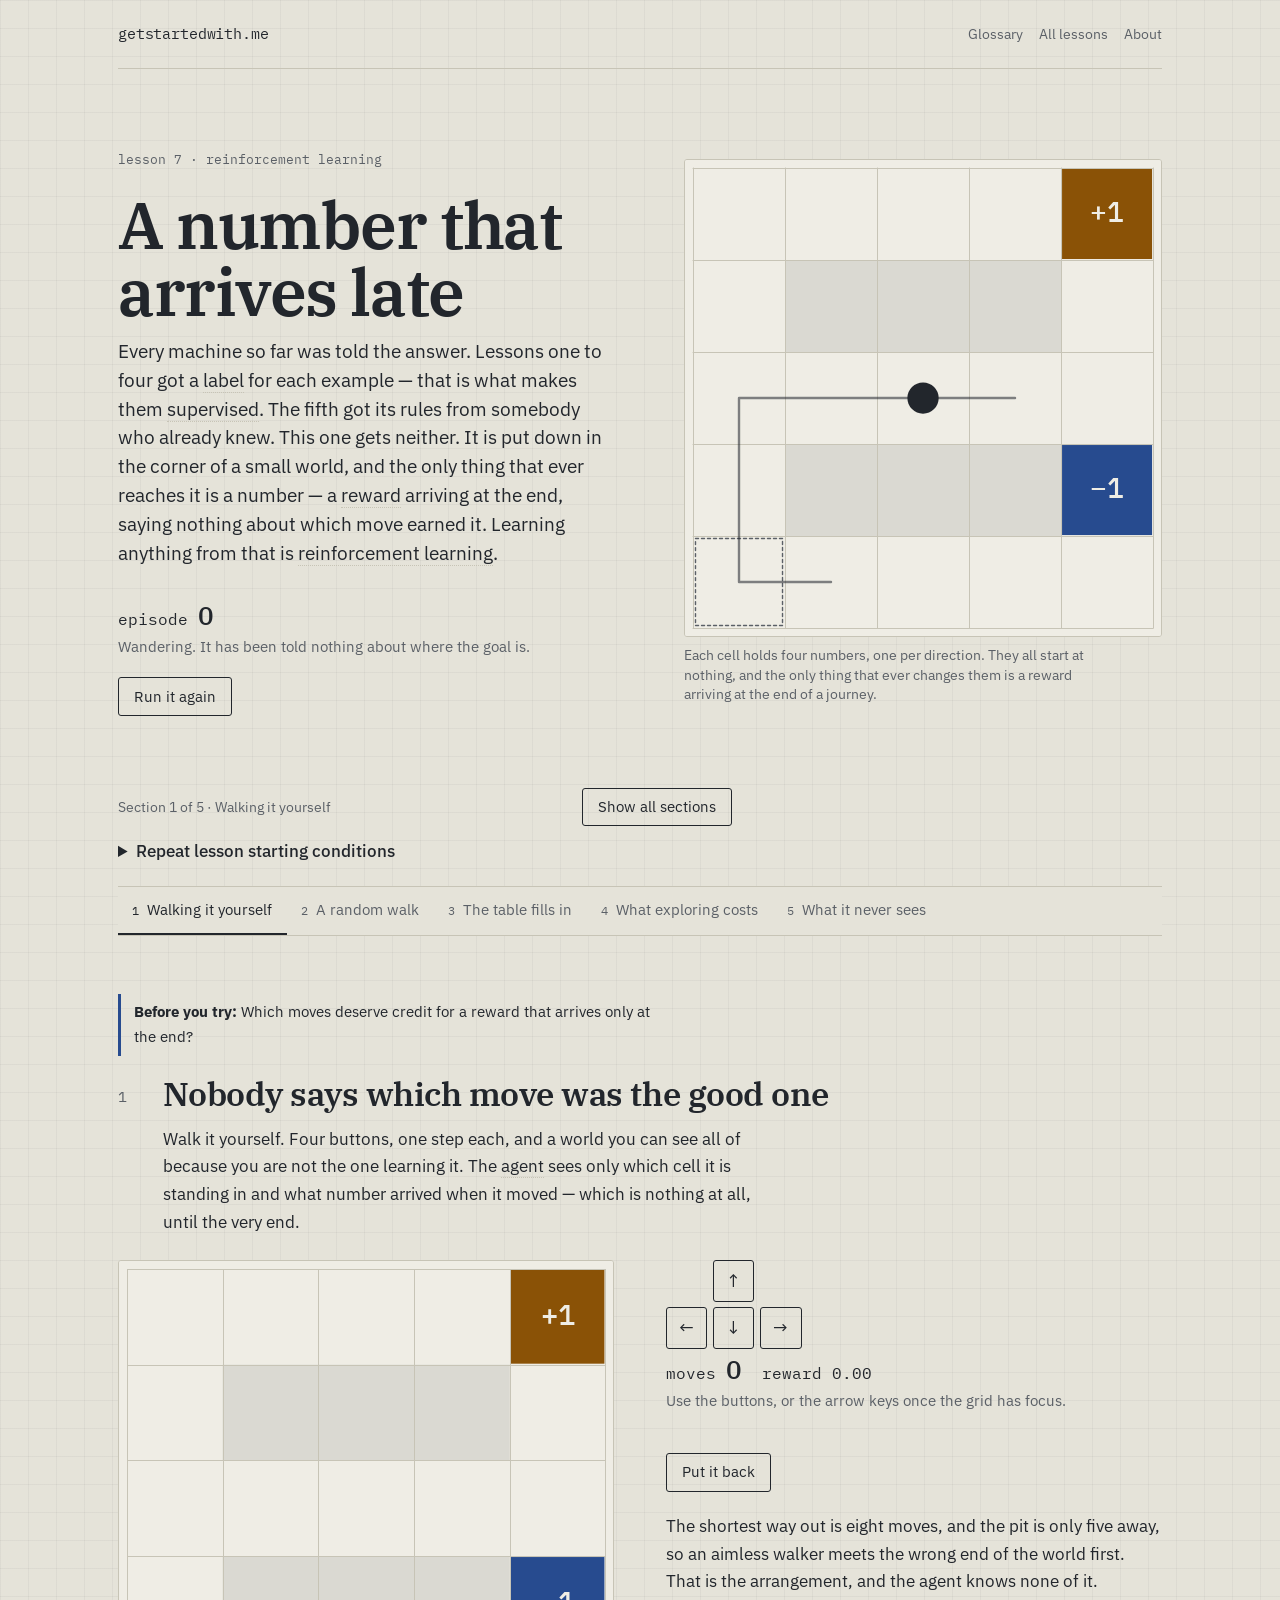
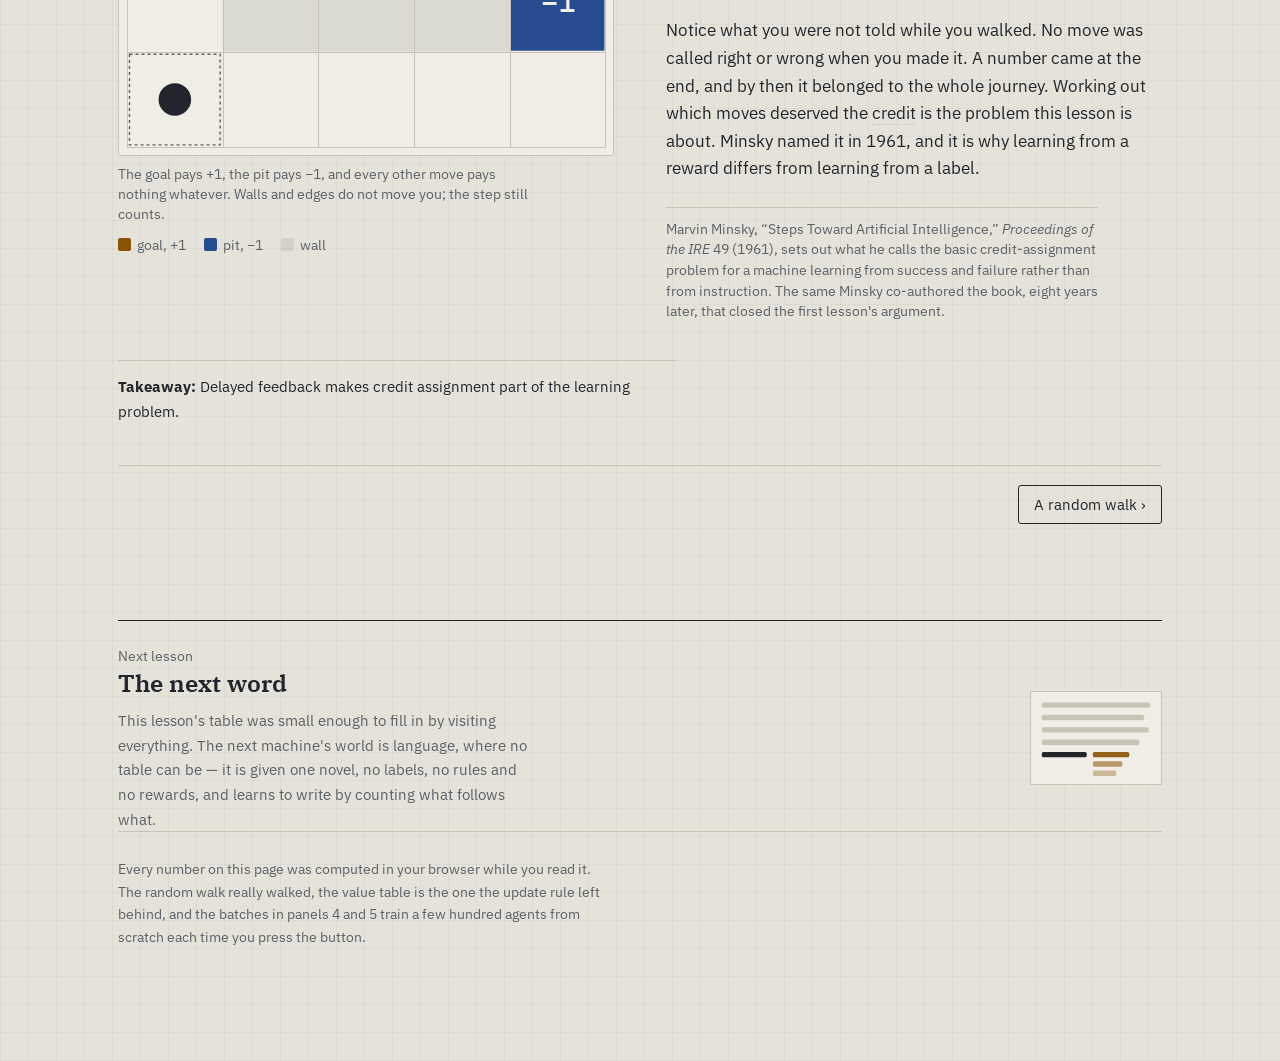
<file: lessons/rl.html>
<!DOCTYPE html>
<html lang="en">
<head>
<meta charset="utf-8">
<meta name="viewport" content="width=device-width, initial-scale=1">
<title>Reinforcement learning — getstartedwith.me</title>
<meta name="description" content="A machine with no labelled examples and no rules, learning a route from a number that arrives at the end. Q-learning in a five-by-five gridworld, computed live in your browser.">
<link rel="preconnect" href="https://fonts.googleapis.com">
<link rel="preconnect" href="https://fonts.gstatic.com" crossorigin>
<link href="https://fonts.googleapis.com/css2?family=IBM+Plex+Mono:wght@400;500&family=IBM+Plex+Sans:wght@400;500;600&family=IBM+Plex+Serif:wght@600&display=swap" rel="stylesheet">
<link rel="icon" href="../favicon.ico" sizes="32x32">
<link rel="icon" href="../favicon.svg" type="image/svg+xml">
<link rel="stylesheet" href="../assets/site.css">
<style>
/* the four-triangle cell is the signature figure: one wedge per action,
   brown where the move is worth something, blue where it is not */
canvas.chart{aspect-ratio:auto;height:230px}
.pad{display:grid;grid-template-columns:repeat(3,2.6rem);grid-template-rows:repeat(2,2.6rem);
  gap:.35rem;justify-content:start}
.pad button{font:inherit;font-size:1.1rem;border:1px solid var(--ink);border-radius:3px;
  background:transparent;color:var(--ink);cursor:pointer;line-height:1}
.pad button:hover{background:rgba(34,38,44,.07)}
.pad button:focus-visible{outline:2px solid var(--off);outline-offset:2px}
.pad .u{grid-column:2;grid-row:1}
.pad .l{grid-column:1;grid-row:2}
.pad .d{grid-column:2;grid-row:2}
.pad .r{grid-column:3;grid-row:2}
.tally{font-family:var(--mono);font-size:.86rem;line-height:1.75;margin:.5rem 0 0;
  list-style:none;padding:0;max-width:22rem}
.tally li{display:flex;justify-content:space-between;gap:1rem;
  border-bottom:1px solid rgba(199,196,182,.5);padding:.1rem 0}
.tally .v{color:var(--ink)}
.tally .v.pos{color:var(--on)}
.tally .v.neg{color:var(--off)}
.swatch.pit{background:var(--off);border-radius:2px}
.swatch.goal{background:var(--on);border-radius:2px}
.swatch.unk{background:rgba(34,38,44,.09);border-radius:2px}
</style>
</head>
<body>
<main>

<div class="topbar">
  <a class="wordmark" href="../index.html">getstartedwith.me</a>
  <nav>
    <a class="away" href="../glossary.html" target="_blank" rel="noopener" title="Open the full glossary in a new tab">Glossary</a>
    <a class="away" href="../index.html">All lessons</a>
    <a class="away" href="../about.html">About</a>
  </nav>
</div>

<header class="hero">
  <div class="hero-grid">
    <div class="hero-text">
    <div class="hero-intro">
      <p class="kicker">lesson 7 · reinforcement learning</p>
      <h1>A number that arrives late</h1>
      <p class="lede">Every machine so far was told the answer. Lessons one to four got a <a class="term" href="../glossary.html#label">label</a> for each example — that is what makes them <a class="term" href="../glossary.html#supervised-learning">supervised</a>. The fifth got its rules from somebody who already knew. This one gets neither. It is put down in the corner of a small world, and the only thing that ever reaches it is a number — a <a class="term" href="../glossary.html#reward">reward</a> arriving at the end, saying nothing about which move earned it. Learning anything from that is <a class="term" href="../glossary.html#reinforcement-learning">reinforcement learning</a>.</p>
    </div>
    <div class="hero-meta">
      <p class="readout" id="hero-read">episode <b>0</b></p>
      <p class="msg" id="hero-msg">Wandering. It has been told nothing about where the goal is.</p>
      <div class="row"><button class="btn" id="hero-again" type="button">Run it again</button></div>
    </div>
    </div>
    <figure class="hero-fig">
      <div class="window"><canvas id="hero-grid" role="img"
        aria-label="A five-by-five gridworld. An agent wanders from the bottom-left corner; over successive episodes the cells fill with brown shading showing what each move is worth, and its route shortens to a direct eight-move path to the goal."></canvas></div>
      <figcaption>Each cell holds four numbers, one per direction. They all start at nothing, and the only thing that ever changes them is a reward arriving at the end of a journey.</figcaption>
    </figure>
  </div>
</header>

<div id="rail-top"></div>
<div class="rail" id="rail" role="tablist" aria-label="Sections"></div>

<section id="world" class="panel" role="tabpanel" aria-labelledby="tab-world">
  <p class="experiment-prompt"><strong>Before you try:</strong> Which moves deserve credit for a reward that arrives only at the end?</p>
  <div class="sec-head">
    <div class="sec-num">1</div>
    <div>
      <h2>Nobody says which move was the good one</h2>
      <p>Walk it yourself. Four buttons, one step each, and a world you can see all of because you are not the one learning it. The <a class="term" href="../glossary.html#agent">agent</a> sees only which cell it is standing in and what number arrived when it moved — which is nothing at all, until the very end.</p>
    </div>
  </div>

  <div class="split">
    <div>
      <figure>
        <div class="window"><canvas id="w-grid" role="img" tabindex="0"
          aria-label="The gridworld: a start cell at the bottom left, a goal worth plus one at the top right, a pit worth minus one on the right-hand side, and walls dividing the grid into three horizontal corridors."></canvas></div>
        <figcaption>The goal pays <span class="nb">+1</span>, the pit pays <span class="nb">−1</span>, and every other move pays nothing whatever. Walls and edges do not move you; the step still counts.</figcaption>
      </figure>
      <div class="legend">
        <span><span class="swatch goal"></span> goal, +1</span>
        <span><span class="swatch pit"></span> pit, −1</span>
        <span><span class="swatch unk"></span> wall</span>
      </div>
    </div>
    <div class="stack">
      <div class="pad">
        <button class="u" id="w-up" type="button" aria-label="move up">↑</button>
        <button class="l" id="w-left" type="button" aria-label="move left">←</button>
        <button class="d" id="w-down" type="button" aria-label="move down">↓</button>
        <button class="r" id="w-right" type="button" aria-label="move right">→</button>
      </div>
      <p class="readout" id="w-read">moves <b>0</b></p>
      <p class="msg" id="w-msg">Use the buttons, or the arrow keys once the grid has focus.</p>
      <div class="row"><button class="btn" id="w-reset" type="button">Put it back</button></div>
      <p>The shortest way out is eight moves, and the pit is only five away, so an aimless walker meets the wrong end of the world first. That is the arrangement, and the agent knows none of it.</p>
      <p>Notice what you were not told while you walked. No move was called right or wrong when you made it. A number came at the end, and by then it belonged to the whole journey. Working out which moves deserved the <a class="term" href="../glossary.html#credit-assignment">credit</a> is the problem this lesson is about. Minsky named it in 1961, and it is why learning from a reward differs from learning from a label.</p>
      <p class="cite">Marvin Minsky, &ldquo;Steps Toward Artificial Intelligence,&rdquo; <em>Proceedings of the IRE</em> 49 (1961), sets out what he calls the basic credit-assignment problem for a machine learning from success and failure rather than from instruction. The same Minsky co-authored the book, eight years later, that closed the first lesson's argument.</p>
    </div>
  </div>
  <p class="takeaway"><strong>Takeaway:</strong> Delayed feedback makes credit assignment part of the learning problem.</p>
</section>

<section id="random" class="panel" role="tabpanel" aria-labelledby="tab-random">
  <p class="experiment-prompt"><strong>Before you try:</strong> How often might random moves reach the goal instead of the pit?</p>
  <div class="sec-head">
    <div class="sec-num">2</div>
    <div>
      <h2>How far chance gets you</h2>
      <p>Before asking whether a method learns anything, measure what costs nothing: an agent that ignores everything and picks one of the four directions at random, every step, for ever. One run from the start cell to either end of the world is an <a class="term" href="../glossary.html#episode">episode</a>. Run a few thousand and watch the two ends fill up.</p>
    </div>
  </div>

  <div class="split wide-left">
    <div>
      <figure>
        <div class="window"><canvas id="r-hist" class="trace" role="img"
          aria-label="A histogram of how many steps a random walker takes before it reaches either end of the world. The bars pile up at the short end and trail off to the right."></canvas></div>
        <figcaption>How long each episode lasted, over the batch just run. The eight-move optimum is marked.</figcaption>
      </figure>
      <div class="row" style="margin-top:.9rem">
        <button class="btn" id="r-run" type="button">Run 2000 episodes</button>
        <button class="btn" id="r-clear" type="button">Clear</button>
      </div>
    </div>
    <div class="stack">
      <ul class="tally" id="r-tally">
        <li><span>episodes</span><span class="v">0</span></li>
        <li><span>reached the goal</span><span class="v pos">—</span></li>
        <li><span>fell in the pit</span><span class="v neg">—</span></li>
        <li><span>mean steps</span><span class="v">—</span></li>
        <li><span>mean reward</span><span class="v">—</span></li>
      </ul>
      <p>Chance reaches the goal about a third of the time, which is much better than never. The world is small and has two exits, so a walker that lives long enough falls out of one of them. It falls out of the wrong one twice as often, because the pit is nearer.</p>
      <p>The mean reward is the number to hold on to. It is negative. In this world, an agent that has learned nothing is worse than useless, and any method worth the name has to climb from below zero to <span class="nb">+1</span> while cutting sixty-odd steps to eight.</p>
      <p class="note">Every figure in this panel comes from the batch you just ran, in this browser, a moment ago. Run it twice and the numbers will move a little; that is what measuring a random process looks like.</p>
    </div>
  </div>
  <p class="takeaway"><strong>Takeaway:</strong> A measured baseline helps show whether learning improves on chance.</p>
</section>

<section id="learn" class="panel" role="tabpanel" aria-labelledby="tab-learn">
  <p class="experiment-prompt"><strong>Before you try:</strong> Can a tried move still have estimated value zero?</p>
  <div class="sec-head">
    <div class="sec-num">3</div>
    <div>
      <h2>The value of standing somewhere</h2>
      <p>Give every cell four numbers, one per direction: an estimate of what that move is ultimately worth — its <a class="term" href="../glossary.html#value-function">value</a>. All begin at zero: the agent starts with no opinion about anything. One rule changes them, and it is a single line.</p>
    </div>
  </div>

  <div class="split">
    <div>
      <figure>
        <div class="window"><canvas id="l-grid" role="img"
          aria-label="The gridworld with each cell divided into four triangles, one per direction, shaded brown in proportion to what that move is estimated to be worth and blue where it is worth less than nothing. An arrow in each cell marks the best move known so far."></canvas></div>
        <figcaption>One wedge per direction. Brown is worth something, blue is worth less than nothing, grey has estimated value zero, whether tried or not. The arrow is the move the agent would make if it stopped exploring now.</figcaption>
      </figure>
      <div class="legend">
        <span><span class="swatch one"></span> worth something</span>
        <span><span class="swatch zero"></span> worth less than nothing</span>
        <span><span class="swatch unk"></span> estimated value zero</span>
      </div>
    </div>
    <div class="stack">
      <p class="formula">Q(s, a)  ←  r  +  γ · max Q(s′, a′)
γ = 0.9</p>
      <p>After moving in direction <span class="nb">a</span> from cell <span class="nb">s</span> and landing in <span class="nb">s′</span>, the agent sets its estimate for that move to whatever arrived, <span class="nb">r</span>, plus the best estimate it holds in the cell it landed in. That second part is discounted by <span class="nb">γ</span>, the <a class="term" href="../glossary.html#discount-factor">discount factor</a>, which makes a reward worth a little less for every step of distance. That fraction is the entire reason the agent prefers a short route; nothing in the rule mentions distance. The rule is called <a class="term" href="../glossary.html#q-learning">Q-learning</a>, after the letter conventionally given to the estimate.</p>
      <div class="row">
        <button class="btn" id="l-one" type="button">One episode</button>
        <button class="btn" id="l-run" type="button">Run 50</button>
        <button class="btn" id="l-reset" type="button">Forget everything</button>
      </div>
      <p class="readout" id="l-read">episode <b>0</b></p>
      <p class="msg" id="l-msg">Every estimate is zero. With nothing to prefer, it wanders.</p>
      <p>Watch the brown arrive from the goal and spread backwards. It has to: the only cell whose value can be known outright is the one next to the reward, and every other cell has to wait for its neighbour to be worth something before it can be worth anything itself. That is what learning from a delayed reward looks like: value spreading backwards, one cell per visit, from the end of the journey to the beginning.</p>
      <p>Let it settle and the numbers are exactly what the discount says they should be. The cell beside the goal is worth <span class="nb">1</span>; the next one back <span class="nb">0.9</span>; the one before that <span class="nb">0.81</span>. The start, eight moves out, settles at <span class="nb">0.478</span>, which is <span class="nb">0.9</span> multiplied by itself seven times. You can check the readout against the arithmetic.</p>
      <p class="note">The rule above uses a <a class="term" href="../glossary.html#learning-rate">learning rate</a> of 1, so it does not appear in the equation. That works here because the world is deterministic: the same move from the same cell always lands in the same place, so a new estimate can simply replace the old one. Where a move sometimes goes elsewhere, the agent has to average instead, and the rule grows the small step size that every other lesson on this site has needed.</p>
    </div>
  </div>
  <p class="takeaway"><strong>Takeaway:</strong> Reward information propagates through updates; zero does not mean an action was never tried.</p>
</section>

<section id="explore" class="panel" role="tabpanel" aria-labelledby="tab-explore">
  <p class="experiment-prompt"><strong>Before you try:</strong> What might extra exploration cost after a good route is learned?</p>
  <div class="sec-head">
    <div class="sec-num">4</div>
    <div>
      <h2>What exploring costs</h2>
      <p>An agent that always takes the move it rates best never deliberately <a class="term" href="../glossary.html#exploration">explores</a> a lower-rated one. The usual remedy is a weighted coin: with probability <span class="nb">ε</span>, ignore the table and move at random. Set <span class="nb">ε</span> and measure what it buys.</p>
    </div>
  </div>

  <div class="split wide-left">
    <div>
      <figure>
        <div class="window"><canvas id="e-chart" class="chart" role="img"
          aria-label="A chart of average reward per episode against the exploration rate epsilon. The values are measured for each selected epsilon; a text table accompanies the chart."></canvas></div>
        <figcaption>Reward per episode once the route has been learned, against how often the agent throws its table away and moves at random. Each point is a batch you ran.</figcaption>
      </figure>
      <div class="ctl">
        <label for="e-eps">ε</label>
        <input type="range" id="e-eps" min="0" max="0.5" step="0.05" value="0.1">
        <output id="e-eps-out">0.10</output>
      </div>
      <div class="row">
        <button class="btn" id="e-run" type="button">Measure this ε</button>
        <button class="btn" id="e-clear" type="button">Clear the chart</button>
      </div>
      <p class="msg" id="e-msg">Each measurement trains 120 agents from scratch and reports what they earn once they have settled.</p>
    </div>
    <div class="stack">
      <p>Set <span class="nb">ε</span> to zero and the agent learned an optimal route in the measured batches, which is not what the argument for exploring would lead you to expect. The reason is worth stating plainly: a table of zeros has no best move, so an agent following its best move is choosing at random. Measured over two thousand runs, a purely greedy agent's first episode takes about sixty-five steps; the random walker in the last panel took about sixty-six. Until it knows something, greed and chance are the same <a class="term" href="../glossary.html#policy">policy</a>.</p>
      <p>After that the coin only costs. The measured averages tend to fall below the result at <span class="nb">ε = 0</span>, and the reason is the pit. The learned route passes directly over it, so a random move at the wrong moment does not merely waste a step. It throws away the whole episode. At <span class="nb">ε = 0.1</span> the agent falls in about one episode in a hundred; at <span class="nb">ε = 0.5</span>, one in fifteen.</p>
      <p>So exploring costs something, and in a small world you can see all of, it buys nothing back. That conclusion is correct here and badly wrong in general, and the next panel is where it breaks.</p>
      <p class="note">This lesson keeps <span class="nb">ε</span> fixed. One common strategy lowers it as the agent learns, so that the agent explores while ignorant and exploits once it is not. That is the same instinct that makes the cost look worth paying in the panel after this one.</p>
    </div>
  </div>
  <p class="takeaway"><strong>Takeaway:</strong> Random exploration has a cost in this world; its benefit depends on what remains undiscovered.</p>
</section>

<section id="change" class="panel" role="tabpanel" aria-labelledby="tab-change">
  <p class="experiment-prompt"><strong>Before you try:</strong> Will a better prize matter if the agent never visits it?</p>
  <div class="sec-head">
    <div class="sec-num">5</div>
    <div>
      <h2>The better thing it never sees</h2>
      <p>Let it learn the route. Then, without telling it, put something worth twice as much somewhere else in the world. Whether it ever finds out has almost nothing to do with how good the new thing is, and almost everything to do with where you put it.</p>
    </div>
  </div>

  <div class="split">
    <div>
      <figure>
        <div class="window"><canvas id="c-grid" role="img" tabindex="0"
          aria-label="The gridworld with the learned eight-move route drawn across it, and a second goal worth plus two that can be placed in any open cell."></canvas></div>
        <figcaption>The route it settled on, and a second goal worth <span class="nb">+2</span>. Click an open cell or choose its row and column below to move it.</figcaption>
      </figure>
      <div class="row" style="margin-top:.9rem">
        <button class="btn" id="c-near" type="button">Beside the start</button>
        <button class="btn" id="c-route" type="button">On the route</button>
        <button class="btn" id="c-far" type="button">The far corner</button>
      </div>
    </div>
    <div class="stack">
      <div class="ctl">
        <label for="c-eps">ε</label>
        <div class="segmented" id="c-epsw" role="group" aria-label="exploration rate">
          <button type="button" data-e="0" aria-pressed="true">0</button>
          <button type="button" data-e="0.1" aria-pressed="false">0.1</button>
          <button type="button" data-e="0.3" aria-pressed="false">0.3</button>
        </div>
        <output id="c-eps-out"></output>
      </div>
      <div class="row">
        <button class="btn" id="c-run" type="button">Train 200 agents, then move the prize</button>
      </div>
      <ul class="tally" id="c-tally">
        <li><span>agents</span><span class="v">0</span></li>
        <li><span>ever stumbled on it</span><span class="v pos">—</span></li>
        <li><span>now go there instead</span><span class="v pos">—</span></li>
        <li><span>still take the old route</span><span class="v">—</span></li>
      </ul>
      <p class="msg" id="c-msg">Each agent trains for 200 episodes, then runs 500 more with the prize in place.</p>
      <p>Put it one step to the right of the start and a greedy agent never finds it — not once in two hundred, not ever, however long you leave it running. It is standing beside the thing the whole time. Its estimate for stepping right is zero and its estimate for stepping up is <span class="nb">0.478</span>, so it steps up, and nothing in the rule will ever make it do otherwise. With <span class="nb">ε = 0.1</span>, the measured batches typically find it much more often. The tally reports what happened within 500 further episodes, not a promise for every finite run.</p>
      <p>Put it on the route instead and a greedy agent finds it at once — in about three runs out of five. The rest never see it, and the reason says something the last panel did not: there are two eight-move routes to the goal, one across the top and one through the middle, worth exactly the same. Which one an agent settles on is decided by the coin flips of its first few wandering episodes, and the method has no preference between them. A prize on the top route is invisible to an agent that happened to learn the middle one.</p>
      <p>Put it in the far corner and exploring stops helping much. Even at <span class="nb">ε = 0.3</span>, where a third of all moves are thrown away, only about a quarter of the agents ever stumble across it. Random moves are a poor way to travel — they undo each other — and four cells is already far to go on moves that cancel each other out.</p>
    </div>
  </div>

  <div class="split" style="margin-top:2.2rem">
    <div>
      <p>This is the shape of the problem. An agent learning from reward can only be told about the parts of the world it walks into, and what it walks into is decided by what it already believes. It is not wrong about the route: eight moves to <span class="nb">+1</span> is true, and it was hard to find. It simply never checks whether anything better exists. Nothing in the arithmetic distinguishes a world it has understood from a world it has merely stopped looking at.</p>
      <p>The other half of the warning is the reward itself. The agent has no opinion about what is worth doing; it has your number, and it will pursue exactly what you wrote down rather than what you meant. Everything this lesson's machine knows about the point of its existence is <span class="nb">+1</span> in one corner and <span class="nb">−1</span> in another, and it is faithful to that specification in a way that is easy to mistake for understanding.</p>
    </div>
    <div>
      <p>And the table has to fit. This world has nineteen open cells and four moves, so everything the agent can know is seventy-six numbers, and it can afford to visit every one. A board game, or a room with a camera pointed at it, has more distinguishable situations than there are seconds in the history of the universe, and no table will hold them. The fix is to replace the table with a function that guesses the value of a situation it has never seen — and the machinery for learning such a function from examples is what lessons 1–4 introduced.</p>
      <p class="cite">Arthur Samuel's checkers player, &ldquo;Some Studies in Machine Learning Using the Game of Checkers,&rdquo; <em>IBM Journal of Research and Development</em> 3 (1959), learned by adjusting its estimates towards its own later ones, and is the ancestor of everything here. The idea was made general and given its analysis by Richard Sutton, &ldquo;Learning to Predict by the Methods of Temporal Differences,&rdquo; <em>Machine Learning</em> 3 (1988). The particular rule in panel 3 is Q-learning, from Christopher Watkins's Cambridge thesis <em>Learning from Delayed Rewards</em> (1989); Watkins and Peter Dayan proved in 1992 that it converges on the best route, given that every move is tried in every cell infinitely often — a condition this panel is about.</p>
    </div>
  </div>
  <p class="takeaway"><strong>Takeaway:</strong> An agent can learn only from the situations it encounters; discovery depends on its policy.</p>
</section>

<a class="nextup" href="nextword.html">
  <div>
    <p class="lab">Next lesson</p>
    <span class="ttl">The next word</span>
    <p class="say">This lesson's table was small enough to fill in by visiting everything. The next machine's world is language, where no table can be — it is given one novel, no labels, no rules and no rewards, and learns to write by counting what follows what.</p>
  </div>
  <svg viewBox="0 0 168 118" aria-hidden="true">
    <g fill="#C7C4B6">
      <rect x="14" y="13" width="140" height="7" rx="2"/>
      <rect x="14" y="29" width="132" height="7" rx="2"/>
      <rect x="14" y="45" width="138" height="7" rx="2"/>
      <rect x="14" y="61" width="126" height="7" rx="2"/>
    </g>
    <rect x="14" y="77" width="58" height="7" rx="2" fill="#22262C"/>
    <g fill="#8A5206">
      <rect x="80" y="77" width="47" height="7" rx="2" opacity=".9"/>
      <rect x="80" y="89" width="38" height="7" rx="2" opacity=".55"/>
      <rect x="80" y="101" width="30" height="7" rx="2" opacity=".35"/>
    </g>
  </svg>
</a>

<footer>
  <p>Every number on this page was computed in your browser while you read it. The random walk really walked, the value table is the one the update rule left behind, and the batches in panels 4 and 5 train a few hundred agents from scratch each time you press the button.</p>
</footer>

</main>
<script src="../assets/glossary-data.js"></script>
<script src="../assets/lesson.js"></script>
<script>
"use strict";

/* ============================================================
   The world. Five by five: two vertical corridors joined by three
   horizontal ones. A goal worth +1, a pit worth −1, and walls that
   leave the pit nearer than the goal. The agent is told none of it.
   It sees which cell it is in, and what number arrived when it moved.
   ============================================================ */

const ROWS = [
  "....G",
  ".###.",
  ".....",
  ".###P",
  "S...."
];
const W = ROWS[0].length, H = ROWS.length, N = W * H;
const CELL = ROWS.join("");

const wall  = i => CELL[i] === "#";
const GOAL  = CELL.indexOf("G");
const PIT   = CELL.indexOf("P");
const START = CELL.indexOf("S");

/* A world is nothing but its terminal cells and what each one pays.
   Panel 5 adds one, and that is the whole of the change it makes. */
function baseWorld(){
  const w = {};
  w[GOAL] = 1;
  w[PIT] = -1;
  return w;
}
const WORLD = baseWorld();

/* up, right, down, left — the order the four wedges are drawn in */
const ACT = [[0,-1],[1,0],[0,1],[-1,0]];

/* A move into a wall or off the edge leaves the agent where it is.
   The step still counts, and still teaches it nothing. */
function move(s, a){
  const c = s % W, r = (s / W) | 0;
  const nc = c + ACT[a][0], nr = r + ACT[a][1];
  if(nc < 0 || nc >= W || nr < 0 || nr >= H) return s;
  const t = nr * W + nc;
  return wall(t) ? s : t;
}

const GAMMA = 0.9;
const CAP   = 300;   /* steps before an episode is abandoned */

const blankQ = () => Array.from({ length:N }, () => [0,0,0,0]);
const maxQ = (Q, s) => Math.max(Q[s][0], Q[s][1], Q[s][2], Q[s][3]);

/* Ties are broken at random, so a table that knows nothing wanders
   instead of marching into the same wall for ever. Panel 4 is about
   what that turns out to be worth. */
function greedyA(Q, s, rnd){
  let best = -Infinity;
  for(let a=0;a<4;a++) if(Q[s][a] > best) best = Q[s][a];
  const ties = [];
  for(let a=0;a<4;a++) if(Q[s][a] === best) ties.push(a);
  return ties[(rnd() * ties.length) | 0];
}

/* One episode from the start cell. Keeps the trajectory so a panel can
   replay it, and reports what the episode earned on the way. There is no
   learning rate: the world is deterministic, so a new estimate replaces
   the old one outright. */
function episode(world, Q, rnd, eps, learn){
  let s = START, steps = 0, got = 0;
  const path = [s];
  while(steps < CAP){
    const a = rnd() < eps ? (rnd()*4)|0 : greedyA(Q, s, rnd);
    const s2 = move(s, a);
    const done = s2 in world, r = done ? world[s2] : 0;
    if(learn !== false)
      Q[s][a] = done ? r : r + GAMMA * maxQ(Q, s2);
    path.push(s2);
    got += r; steps++; s = s2;
    if(done) break;
  }
  return { path:path, steps:steps, got:got, end: (s in world) ? s : -1 };
}

/* What the table would do if it stopped exploring: the best action from
   every cell, ties broken by the order up, right, down, left. */
function greedyRun(world, Q){
  let s = START;
  const path = [s];
  for(let k=0;k<CAP;k++){
    let a = 0, best = -Infinity;
    for(let i=0;i<4;i++) if(Q[s][i] > best){ best = Q[s][i]; a = i; }
    const s2 = move(s, a);
    path.push(s2);
    if(s2 in world) return { path:path, steps:k+1, end:s2 };
    s = s2;
  }
  return { path:path, steps:CAP, end:-1 };
}

/* Fewest moves from the start to each cell, by breadth-first search. The
   agent never gets this; it is here so a readout can say how far from best
   a learned route is. */
function distances(world){
  const d = new Array(N).fill(-1);
  d[START] = 0;
  const q = [START];
  for(let i=0;i<q.length;i++){
    const s = q[i];
    if(s in world) continue;
    for(let a=0;a<4;a++){
      const t = move(s, a);
      if(t !== s && d[t] < 0){ d[t] = d[s] + 1; q.push(t); }
    }
  }
  return d;
}

/* xorshift, so a run is reproducible from its seed */
function rng(seed){
  let x = (seed * 2654435761) >>> 0 || 1;
  return function(){
    x ^= x << 13; x >>>= 0;
    x ^= x >>> 17;
    x ^= x << 5;  x >>>= 0;
    return x / 4294967296;
  };
}

const BEST = distances(WORLD)[GOAL];

/* ==================== painting the grid ==================== */

function geom(p){
  const m = 8, s = Math.max(0, Math.min(p.w, p.h) - 2*m);
  return { x0:(p.w - s)/2, y0:(p.h - s)/2, cs:s/W };
}
const cellX = (G,s) => G.x0 + (s % W) * G.cs + G.cs/2;
const cellY = (G,s) => G.y0 + ((s / W)|0) * G.cs + G.cs/2;

/* brown for an estimate worth something, blue for one worth less than
   nothing — the same reading as the diverging weight image in lesson 2 */
function tint(v, scale){
  const a = Math.min(1, Math.abs(v)/scale) * 0.82;
  if(a < 0.012) return null;
  return (v > 0 ? "rgba(138,82,6," : "rgba(39,75,143,") + a.toFixed(3) + ")";
}

/* one wedge of a cell: the triangle from two corners to the centre */
const CORNER = [[-1,-1],[1,-1],[1,1],[-1,1]];
const PAIR   = [[0,1],[1,2],[2,3],[3,0]];   /* up, right, down, left */
function wedge(g, cx, cy, h, a, fill){
  const i = PAIR[a][0], j = PAIR[a][1];
  g.fillStyle = fill;
  g.beginPath();
  g.moveTo(cx + CORNER[i][0]*h, cy + CORNER[i][1]*h);
  g.lineTo(cx + CORNER[j][0]*h, cy + CORNER[j][1]*h);
  g.lineTo(cx, cy);
  g.closePath();
  g.fill();
}

function policyArrow(g, cx, cy, h, a){
  const d = ACT[a], L = h*0.5;
  const ex = cx + d[0]*L, ey = cy + d[1]*L;
  g.strokeStyle = C.ink; g.lineWidth = 1.6; g.lineCap = "round";
  g.beginPath();
  g.moveTo(cx - d[0]*L*0.4, cy - d[1]*L*0.4);
  g.lineTo(ex - d[0]*h*0.2, ey - d[1]*h*0.2);
  g.stroke();
  const ang = Math.atan2(d[1], d[0]), hh = h*0.26;
  g.fillStyle = C.ink;
  g.beginPath();
  g.moveTo(ex, ey);
  g.lineTo(ex - Math.cos(ang-0.45)*hh, ey - Math.sin(ang-0.45)*hh);
  g.lineTo(ex - Math.cos(ang+0.45)*hh, ey - Math.sin(ang+0.45)*hh);
  g.closePath();
  g.fill();
}

function drawGrid(p, o){
  o = o || {};
  const g = p.ctx, G = geom(p), world = o.world || WORLD;
  const scale = o.scale || 1;
  // Hidden panels measure zero and Plot.fit() uses a one-pixel backing store.
  // Do not draw until the plot has room for cells; a negative radius would
  // abort the shared redraw loop before the newly visible plot can be resized.
  if(G.cs <= 0) return;
  g.clearRect(0, 0, p.w, p.h);
  g.fillStyle = C.field; g.fillRect(0, 0, p.w, p.h);

  for(let s=0;s<N;s++){
    const x = G.x0 + (s % W)*G.cs, y = G.y0 + ((s / W)|0)*G.cs;
    const cx = x + G.cs/2, cy = y + G.cs/2;

    if(wall(s)){
      g.fillStyle = "rgba(34,38,44,.10)";
      g.fillRect(x, y, G.cs, G.cs);
      continue;
    }
    if(s in world){
      const r = world[s];
      g.fillStyle = r > 0 ? C.on : C.off;
      g.fillRect(x+1, y+1, G.cs-2, G.cs-2);
      g.fillStyle = C.field;
      g.font = '500 ' + Math.round(G.cs*0.3) + 'px "IBM Plex Mono", monospace';
      g.textAlign = "center"; g.textBaseline = "middle";
      g.fillText((r > 0 ? "+" : "−") + Math.abs(r), cx, cy);
      continue;
    }
    if(o.Q){
      for(let a=0;a<4;a++){
        const t = tint(o.Q[s][a], scale);
        if(t) wedge(g, cx, cy, G.cs/2, a, t);
      }
    }
  }

  g.strokeStyle = C.rule; g.lineWidth = 1;
  g.beginPath();
  for(let i=0;i<=W;i++){
    const x = Math.round(G.x0 + i*G.cs) + .5;
    g.moveTo(x, G.y0); g.lineTo(x, G.y0 + H*G.cs);
  }
  for(let i=0;i<=H;i++){
    const y = Math.round(G.y0 + i*G.cs) + .5;
    g.moveTo(G.x0, y); g.lineTo(G.x0 + W*G.cs, y);
  }
  g.stroke();

  /* the start cell, so the reader can see where a journey begins */
  g.strokeStyle = C.ink2; g.lineWidth = 1.4;
  g.setLineDash([3,3]);
  g.strokeRect(G.x0 + (START % W)*G.cs + 2.5, G.y0 + ((START / W)|0)*G.cs + 2.5,
    G.cs - 5, G.cs - 5);
  g.setLineDash([]);

  if(o.arrows && o.Q){
    for(let s=0;s<N;s++){
      if(wall(s) || (s in world) || maxQ(o.Q, s) <= 0) continue;
      let a = 0, best = -Infinity;
      for(let i=0;i<4;i++) if(o.Q[s][i] > best){ best = o.Q[s][i]; a = i; }
      policyArrow(g, cellX(G,s), cellY(G,s), G.cs/2, a);
    }
  }

  if(o.path && o.path.length > 1){
    g.strokeStyle = o.pathColor || "rgba(34,38,44,.55)";
    g.lineWidth = 2.4; g.lineJoin = "round"; g.lineCap = "round";
    g.beginPath();
    o.path.forEach((s,i) => i ? g.lineTo(cellX(G,s), cellY(G,s))
                              : g.moveTo(cellX(G,s), cellY(G,s)));
    g.stroke();
  }

  if(typeof o.agent === "number"){
    const cx = cellX(G, o.agent), cy = cellY(G, o.agent);
    g.fillStyle = C.ink;
    g.beginPath(); g.arc(cx, cy, G.cs*0.17, 0, Math.PI*2); g.fill();
    if(o.hurt){
      g.strokeStyle = C.alert; g.lineWidth = 2;
      g.beginPath(); g.arc(cx, cy, G.cs*0.3, 0, Math.PI*2); g.stroke();
    }
  }
}

/* ============================ hero ============================ */

(function hero(){
  const p = Plot(document.getElementById("hero-grid"), [0,1,0,1]);
  const read = document.getElementById("hero-read");
  const msg  = document.getElementById("hero-msg");
  const again = document.getElementById("hero-again");
  const EPS = 0.1, RUN = 70, SEEN = 46;

  const empty = blankQ();
  let Q, r, walk, at, ep, timer = null;

  function paint(){
    drawGrid(p, {
      Q: at >= 0 ? empty : Q,
      arrows: at < 0 && ep > 1,
      path: at >= 0 ? walk.path.slice(0, at+1)
                    : (ep >= RUN ? greedyRun(WORLD, Q).path : null),
      agent: at >= 0 ? walk.path[at] : undefined,
      hurt: at >= 0 && at === walk.path.length-1 && walk.end === PIT
    });
  }

  function walkTick(){
    at++;
    if(at >= Math.min(walk.path.length, SEEN)){
      at = -1; ep = 1;
      read.innerHTML = "episode <b>1</b>";
      msg.textContent = "It reached an end by accident, after " +
        plural(walk.steps, "step") + ". One number arrived, and exactly one estimate changed.";
      paint();
      timer = setTimeout(learnTick, 900);
      return;
    }
    paint();
    timer = setTimeout(walkTick, 45);
  }

  function learnTick(){
    for(let k=0;k<3 && ep<RUN;k++){ episode(WORLD, Q, r, EPS, true); ep++; }
    read.innerHTML = "episode <b>" + ep + "</b>";
    paint();
    if(ep >= RUN){
      const g = greedyRun(WORLD, Q);
      msg.textContent = g.steps === BEST
        ? "Settled: " + plural(BEST, "move") + " to the goal, and the start is now worth " +
          num(maxQ(Q, START), 3) + " — which is 0.9 multiplied by itself seven times."
        : "Settled on a route of " + plural(g.steps, "move") + ".";
      return;
    }
    timer = setTimeout(learnTick, 60);
  }

  function start(){
    clearTimeout(timer);
    Q = blankQ(); r = rng(11); ep = 0; at = 0;
    walk = episode(WORLD, Q, r, EPS, true);
    read.innerHTML = "episode <b>0</b>";
    msg.textContent = "Wandering. It has been told nothing about where the goal is.";
    if(REDUCE){
      at = -1; ep = 1;
      while(ep < RUN){ episode(WORLD, Q, r, EPS, true); ep++; }
      const g = greedyRun(WORLD, Q);
      read.innerHTML = "episode <b>" + ep + "</b>";
      msg.textContent = "Settled: " + plural(g.steps, "move") + " to the goal, and the start is now worth " +
        num(maxQ(Q, START), 3) + ".";
      paint();
      return;
    }
    paint();
    timer = setTimeout(walkTick, 500);
  }

  /* The hero sits above the rail and is never hidden, so it has nothing to
     pause for — and initPanels fires panelshow once on load, which would
     otherwise cancel this animation before it started. */
  again.addEventListener("click", start);
  redraws.push(() => { p.fit(); if(Q) paint(); });
  start();
})();

/* ======================= 1. walking it yourself ======================= */

(function worldPanel(){
  const p = Plot(document.getElementById("w-grid"), [0,1,0,1]);
  const read = document.getElementById("w-read");
  const msg  = document.getElementById("w-msg");
  let s, steps, trail, done;

  function render(){
    drawGrid(p, { path:trail, agent:s, hurt:done && WORLD[s] < 0 });
    read.innerHTML = "moves <b>" + steps + "</b>" +
      (done ? "  &nbsp;reward " + signed(WORLD[s], 0) : "  &nbsp;reward 0.00");
  }

  function go(a){
    if(done) return;
    const t = move(s, a);
    steps++;
    if(t === s){
      msg.textContent = "A wall. The move counts, and nothing else happens.";
    } else {
      s = t;
      trail.push(s);
      if(s in WORLD){
        done = true;
        msg.textContent = WORLD[s] > 0
          ? "There it is: +1, after " + plural(steps, "move") +
            ". Now say which of those moves earned it."
          : "The pit: −1, after " + plural(steps, "move") +
            ". Same question, and no more help than before.";
        msg.classList.add("hit");
      } else {
        msg.textContent = "Nothing arrived. Nothing ever arrives until the end.";
      }
    }
    render();
  }

  function reset(){
    s = START; steps = 0; trail = [START]; done = false;
    msg.classList.remove("hit");
    msg.textContent = "Use the buttons, or the arrow keys once the grid has focus.";
    render();
  }

  const KEYS = { ArrowUp:0, ArrowRight:1, ArrowDown:2, ArrowLeft:3 };
  [["w-up",0],["w-right",1],["w-down",2],["w-left",3]].forEach(b => {
    document.getElementById(b[0]).addEventListener("click", () => go(b[1]));
  });
  p.cv.addEventListener("keydown", e => {
    if(!(e.key in KEYS)) return;
    e.preventDefault();
    go(KEYS[e.key]);
  });
  document.getElementById("w-reset").addEventListener("click", reset);

  redraws.push(() => { p.fit(); render(); });
  reset();
})();

/* ======================= 2. the random walk ======================= */

(function randomPanel(){
  const p = Plot(document.getElementById("r-hist"), [0,1,0,1]);
  const tally = document.getElementById("r-tally").querySelectorAll(".v");
  const BIN = 10, BINS = 30;   /* 0 to 300, which is the whole range an episode can take */
  let bins, n, goal, pit, steps, ret;

  function render(){
    const g = p.ctx, m = 22, w = p.w - m - 8, h = p.h - 20;
    g.clearRect(0,0,p.w,p.h);
    g.fillStyle = C.field; g.fillRect(0,0,p.w,p.h);
    const top = Math.max(1, Math.max.apply(null, bins));
    const bw = w / BINS;
    for(let i=0;i<BINS;i++){
      if(!bins[i]) continue;
      const bh = bins[i]/top * (h - 6);
      g.fillStyle = "rgba(138,82,6,.6)";
      g.fillRect(m + i*bw + .5, h - bh, bw - 1, bh);
    }
    /* where the shortest route would land */
    const bx = m + (BEST/BIN) * bw;
    g.strokeStyle = C.ink; g.lineWidth = 1.4;
    g.setLineDash([3,3]);
    g.beginPath(); g.moveTo(bx, 2); g.lineTo(bx, h); g.stroke();
    g.setLineDash([]);
    g.strokeStyle = C.rule; g.lineWidth = 1;
    g.beginPath(); g.moveTo(m, h + .5); g.lineTo(p.w - 8, h + .5); g.stroke();
    g.fillStyle = C.ink2;
    g.font = '400 11px "IBM Plex Mono", monospace';
    g.textBaseline = "top"; g.textAlign = "left";
    g.fillText("8", bx + 3, 2);
    g.fillText("steps", m, h + 4);
    g.textAlign = "right";
    g.fillText(String(BIN*BINS), p.w - 8, h + 4);
  }

  function clear(){
    bins = new Array(BINS).fill(0);
    n = goal = pit = steps = ret = 0;
    show();
    figureTable("r-hist","No episodes run",["Steps","Episodes"],[]);
  }

  function show(){
    tally[0].textContent = n;
    if(!n){
      for(let i=1;i<tally.length;i++) tally[i].textContent = "—";
    } else {
      tally[1].textContent = (100*goal/n).toFixed(1) + "%";
      tally[2].textContent = (100*pit/n).toFixed(1) + "%";
      tally[3].textContent = (steps/n).toFixed(1);
      tally[4].textContent = num(ret/n, 3);
    }
    render();
  }

  const seeds = batchControls("random", 6000);
  async function run(){
    const section=document.getElementById("random");
    if(section.dataset.busy==="true")return;
    const seed=seeds.get();if(seed===null)return;
    clear();const r=rng(seed);
    await runChunks(section,2000,i=>{
      const e=episode(WORLD,blankQ(),r,1,false);
      bins[Math.min(BINS-1,(e.steps/BIN)|0)]++;
      if(e.end===GOAL)goal++;else if(e.end===PIT)pit++;
      steps+=e.steps;ret+=e.got;n++;
    });
    show();
    figureTable("r-hist","Random walk episode lengths",["Steps","Episodes"],bins.map((v,i)=>[i===BINS-1 ? (i*BIN)+" or more" : (i*BIN)+"–"+((i+1)*BIN-1),v]));
    announce(n+" episodes complete. "+goal+" reached the goal and "+pit+" fell in the pit.");
  }

  document.getElementById("r-run").addEventListener("click", run);
  document.getElementById("r-clear").addEventListener("click", clear);
  redraws.push(() => { p.fit(); render(); });
  clear();
})();

/* ==================== 3. the table fills in ==================== */

(function learnPanel(){
  const p = Plot(document.getElementById("l-grid"), [0,1,0,1]);
  const read = document.getElementById("l-read");
  const msg  = document.getElementById("l-msg");
  const EPS = 0.1;
  let Q, r, ep, left = 0, timer = null, seed = 4242 + experimentSeed - 1;

  function render(){
    drawGrid(p, { Q:Q, arrows:true });
    figureTable("l-grid","Action values; zero does not indicate visit history",["Cell","Up","Right","Down","Left"],Q.flatMap((q,i)=>wall(i)||i in WORLD?[]:[["r"+(Math.floor(i/W)+1)+" c"+(i%W+1),...Array.from(q,v=>num(v,4))]]));
    const g = greedyRun(WORLD, Q);
    read.innerHTML = "episode <b>" + ep + "</b>" + (ep
      ? "  &nbsp;route " + (g.end === GOAL ? g.steps + " moves" : "nowhere yet") +
        "  &nbsp;start " + num(maxQ(Q, START), 3)
      : "");
    if(ep === 0){
      msg.textContent = "Every estimate is zero. With nothing to prefer, it wanders.";
    } else if(g.end === GOAL && g.steps === BEST){
      msg.textContent = "The shortest route there is. Each cell on it is worth 0.9 " +
        "times the one after it, all the way back to " + num(maxQ(Q, START), 3) + " at the start.";
    } else if(g.end === GOAL){
      msg.textContent = "It has a route, of " + plural(g.steps, "move") +
        ". The wave has not reached everywhere it needs to yet.";
    } else {
      msg.textContent = "The reward has been found, but the estimates have not " +
        "yet joined up into a route from the start.";
    }
  }

  function stop(){ clearTimeout(timer); timer = null; left = 0; }

  function tick(){
    episode(WORLD, Q, r, EPS, true);
    ep++; left--;
    render();
    timer = left > 0 ? setTimeout(tick, 45) : null;
  }

  function run(n){
    stop();
    left = n;
    tick();
  }

  function reset(){
    stop();
    Q = blankQ(); r = rng(seed += 17); ep = 0;
    render();
  }

  document.getElementById("l-one").addEventListener("click", () => run(1));
  document.getElementById("l-run").addEventListener("click", () => run(50));
  document.getElementById("l-reset").addEventListener("click", reset);
  document.addEventListener("panelshow", e => { if(e.detail !== "learn") stop(); });
  redraws.push(() => { p.fit(); if(Q) render(); });
  reset();
})();

/* ==================== 4. what exploring costs ==================== */

(function explorePanel(){
  const p = Plot(document.getElementById("e-chart"), [0,1,0,1]);
  const slider = document.getElementById("e-eps");
  const out = document.getElementById("e-eps-out");
  const msg  = document.getElementById("e-msg");
  const pts = [];
  const LO = 0.8, HI = 1.03;
  const seeds = batchControls("explore", 8000);

  const px = v => 44 + v/0.5 * (p.w - 68);   /* room at the right so ε = 0.5 is not on the edge */
  const py = v => 14 + (HI - v)/(HI - LO) * (p.h - 44);

  function render(){
    const g = p.ctx;
    g.clearRect(0,0,p.w,p.h);
    g.fillStyle = C.field; g.fillRect(0,0,p.w,p.h);

    g.strokeStyle = C.grid; g.lineWidth = 1;
    g.beginPath();
    for(let v=0.85; v<1.001; v+=0.05){
      const y = Math.round(py(v)) + .5;
      g.moveTo(44, y); g.lineTo(p.w - 12, y);
    }
    for(let v=0; v<0.501; v+=0.1){
      const x = Math.round(px(v)) + .5;
      g.moveTo(x, 14); g.lineTo(x, py(LO));
    }
    g.stroke();

    g.strokeStyle = C.rule; g.lineWidth = 1.4;
    g.beginPath();
    g.moveTo(44.5, 14); g.lineTo(44.5, Math.round(py(LO)) + .5);
    g.lineTo(p.w - 12, Math.round(py(LO)) + .5);
    g.stroke();

    g.fillStyle = C.ink2;
    g.font = '400 11px "IBM Plex Mono", monospace';
    g.textAlign = "right"; g.textBaseline = "middle";
    for(let v=0.85; v<1.001; v+=0.05) g.fillText(v.toFixed(2), 38, py(v));
    g.textAlign = "center"; g.textBaseline = "top";
    for(let v=0; v<0.501; v+=0.1) g.fillText(v.toFixed(1), px(v), py(LO) + 5);
    g.textAlign = "left";
    g.fillText("reward per episode", 44, 0);
    g.textAlign = "right"; g.textBaseline = "bottom";
    g.fillText("ε", p.w - 12, py(LO) - 6);

    const sorted = pts.slice().sort((a,b) => a.eps - b.eps);
    figureTable("e-chart","Measured exploration outcomes",["ε","Seed","Mean reward","Mean steps","Pit rate"],sorted.map(q=>[q.eps,q.seed,num(q.rew,4),num(q.steps,2),num(q.pit,4)]));
    if(sorted.length > 1){
      g.strokeStyle = "rgba(34,38,44,.35)"; g.lineWidth = 1.6;
      g.beginPath();
      sorted.forEach((q,i) => i ? g.lineTo(px(q.eps), py(clamp(q.rew, LO, HI)))
                                : g.moveTo(px(q.eps), py(clamp(q.rew, LO, HI))));
      g.stroke();
    }
    sorted.forEach(q => {
      const x = px(q.eps), y = py(clamp(q.rew, LO, HI));
      g.fillStyle = C.on;
      g.beginPath();
      if(g.roundRect) g.roundRect(x-5, y-5, 10, 10, 2.5); else g.rect(x-5, y-5, 10, 10);
      g.fill();
    });
  }

  async function measure(){
    const section=document.getElementById("explore");
    if(section.dataset.busy==="true")return;
    const seed=seeds.get();if(seed===null)return;
    const eps = +slider.value;
    const AGENTS = 120, RUNS = 200, TAIL = 100;
    let rew = 0, st = 0, pits = 0, n = 0;
    await runChunks(section,AGENTS,a=>{
      const Q = blankQ(), r = rng(seed+(a+1)*131);
      for(let k=0;k<RUNS;k++){
        const e = episode(WORLD, Q, r, eps, true);
        if(k >= RUNS - TAIL){
          rew += e.got; st += e.steps;
          if(e.end === PIT) pits++;
          n++;
        }
      }
    },n=>{msg.textContent=n+" of "+AGENTS+" agents measured";});
    const q = { eps:eps, seed:seed, rew:rew/n, steps:st/n, pit:pits/n };
    const was = pts.findIndex(z => Math.abs(z.eps - eps) < 1e-9);
    if(was >= 0) pts[was] = q; else pts.push(q);
    msg.textContent = "ε = " + eps.toFixed(2) + ": " + num(q.rew, 3) +
      " per episode over " + AGENTS + " agents, " + q.steps.toFixed(1) + " steps each, and " +
      (q.pit === 0 ? "not one fall into the pit."
                   : "a fall into the pit every " + Math.round(1/q.pit) + " episodes.");
    render();announce(msg.textContent);
  }

  slider.addEventListener("input", () => { out.textContent = (+slider.value).toFixed(2); });
  document.getElementById("e-run").addEventListener("click", measure);
  document.getElementById("e-clear").addEventListener("click", () => {
    pts.length = 0;
    msg.textContent = "Each measurement trains 120 agents from scratch and reports " +
      "what they earn once they have settled.";
    render();
  });
  out.textContent = (+slider.value).toFixed(2);
  redraws.push(() => { p.fit(); render(); });
})();

/* ============= 5. the better thing it never sees ============= */

(function changePanel(){
  const p = Plot(document.getElementById("c-grid"), [0,1,0,1]);
  const tally = document.getElementById("c-tally").querySelectorAll(".v");
  const msg  = document.getElementById("c-msg");
  const out  = document.getElementById("c-eps-out");
  const NEAR = START + 1;   /* one step to the right of the start */
  const ONTOP = 0;          /* the top-left corner, on the upper of the two routes */
  const FAR  = N - 1;       /* the far corner, four moves along the bottom */
  const TRAIN = 200, AFTER = 500, AGENTS = 200;
  let bonus = NEAR, eps = 0;
  const seeds = batchControls("change", 31000);

  function worldWith(b){
    const w = baseWorld();
    w[b] = 2;
    return w;
  }

  /* one representative agent, so the picture shows a route that was
     actually learned rather than one drawn by hand */
  function preview(){
    const Q = blankQ(), r = rng(4242);
    for(let k=0;k<TRAIN;k++) episode(WORLD, Q, r, eps, true);
    drawGrid(p, { world: worldWith(bonus), path: greedyRun(WORLD, Q).path });
  }

  function place(b){
    if(document.getElementById("change").dataset.busy==="true")return;
    if(b < 0 || wall(b) || b === START || b === GOAL || b === PIT) return;
    bonus = b;
    const chooser=document.getElementById("bonus-cell");if(chooser)chooser.value=String(b);
    clear();
    preview();
  }

  function clear(){
    tally[0].textContent = "0";
    for(let i=1;i<tally.length;i++) tally[i].textContent = "—";
    msg.textContent = "Each agent trains for " + TRAIN + " episodes, then runs " +
      AFTER + " more with the prize in place.";
    msg.classList.remove("hit");
  }

  async function run(){
    const section=document.getElementById("change");
    if(section.dataset.busy==="true")return;
    const seed=seeds.get();if(seed===null)return;
    const w2 = worldWith(bonus);
    let found = 0, switched = 0, old = 0;
    await runChunks(section,AGENTS,a=>{
      const Q = blankQ(), r = rng(seed+(a+1)*11);
      for(let k=0;k<TRAIN;k++) episode(WORLD, Q, r, eps, true);
      let hit = false;
      for(let k=0;k<AFTER;k++) if(episode(w2, Q, r, eps, true).end === bonus) hit = true;
      if(hit) found++;
      const g = greedyRun(w2, Q);
      if(g.end === bonus) switched++; else if(g.end === GOAL) old++;
    },n=>{msg.textContent=n+" of "+AGENTS+" agents checked";});
    tally[0].textContent = AGENTS;
    tally[1].textContent = found + " of " + AGENTS;
    tally[2].textContent = switched + " of " + AGENTS;
    tally[3].textContent = old + " of " + AGENTS;
    msg.textContent=found+" of "+AGENTS+" agents found the new prize within "+AFTER+" further episodes; "+switched+" then chose it in the greedy check. This is a finite-batch result.";
    announce(msg.textContent);
    msg.classList.add("hit");
    preview();
  }

  function cellAt(ev){
    const G = geom(p), box = p.cv.getBoundingClientRect();
    const c = Math.floor((ev.clientX - box.left - G.x0) / G.cs);
    const r = Math.floor((ev.clientY - box.top - G.y0) / G.cs);
    if(c < 0 || c >= W || r < 0 || r >= H) return -1;
    return r*W + c;
  }

  const chooser=document.createElement("select");chooser.id="bonus-cell";
  const label=document.createElement("label");label.htmlFor=chooser.id;label.textContent="Prize position ";
  for(let i=0;i<N;i++)if(!wall(i)&&i!==START&&i!==GOAL&&i!==PIT){
    const opt=document.createElement("option");opt.value=String(i);opt.textContent="Row "+(Math.floor(i/W)+1)+", column "+(i%W+1);chooser.append(opt);
  }
  chooser.value=String(bonus);chooser.addEventListener("change",()=>place(Number(chooser.value)));
  label.append(chooser);p.cv.closest("figure").append(label);
  p.cv.addEventListener("click", ev => place(cellAt(ev)));
  p.cv.addEventListener("keydown", ev => {
    const k = "123".indexOf(ev.key);
    if(k >= 0){ ev.preventDefault(); place([NEAR, ONTOP, FAR][k]); }
  });
  document.getElementById("c-near").addEventListener("click", () => place(NEAR));
  document.getElementById("c-route").addEventListener("click", () => place(ONTOP));
  document.getElementById("c-far").addEventListener("click", () => place(FAR));
  document.getElementById("c-run").addEventListener("click", run);

  document.getElementById("c-epsw").querySelectorAll("button").forEach(b => {
    b.addEventListener("click", () => {
      eps = +b.dataset.e;
      document.getElementById("c-epsw").querySelectorAll("button").forEach(o =>
        o.setAttribute("aria-pressed", String(o === b)));
      out.textContent = eps === 0 ? "never explores" : "explores " +
        Math.round(eps*100) + " moves in 100";
      clear();
      preview();
    });
  });

  out.textContent = "never explores";
  redraws.push(() => { p.fit(); preview(); });
  clear();
  preview();
})();

initPanels([
  ["world","Walking it yourself"], ["random","A random walk"],
  ["learn","The table fills in"], ["explore","What exploring costs"],
  ["change","What it never sees"]
]);
</script>
</body>
</html>
</file>
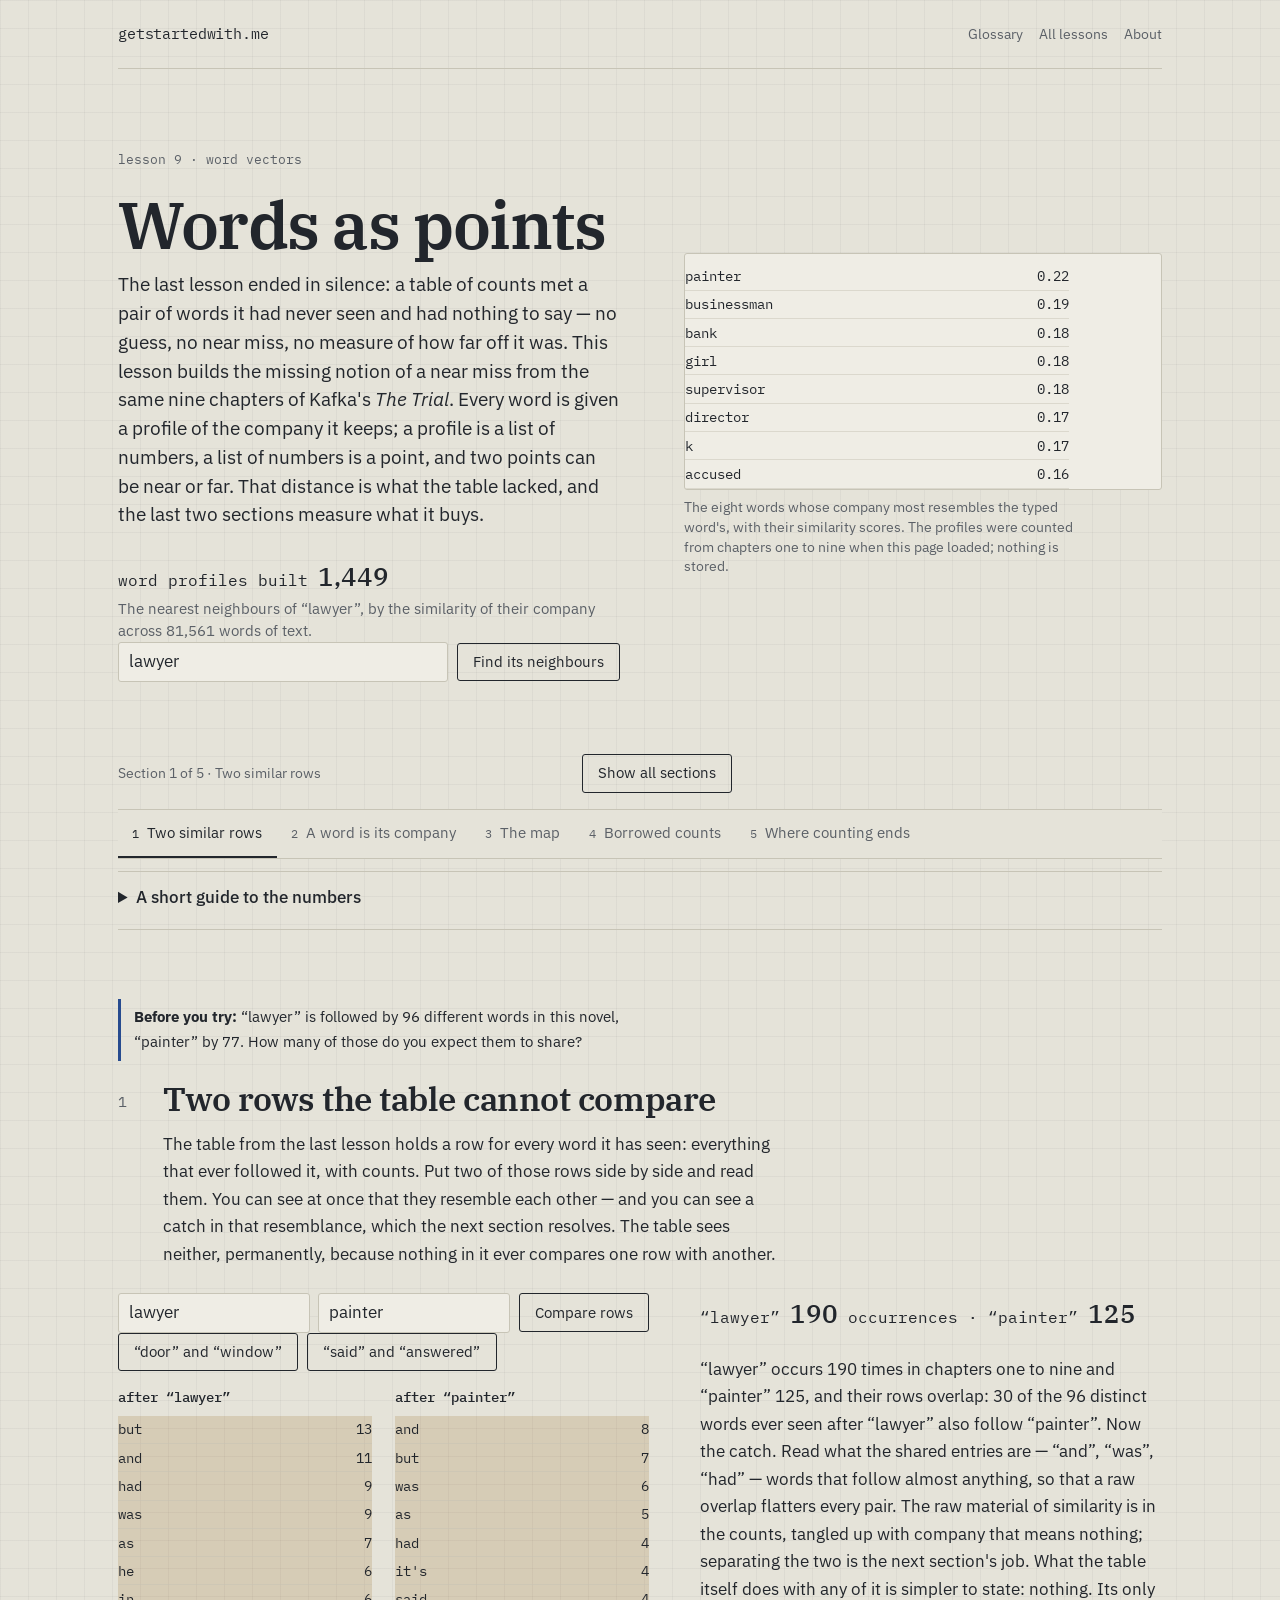
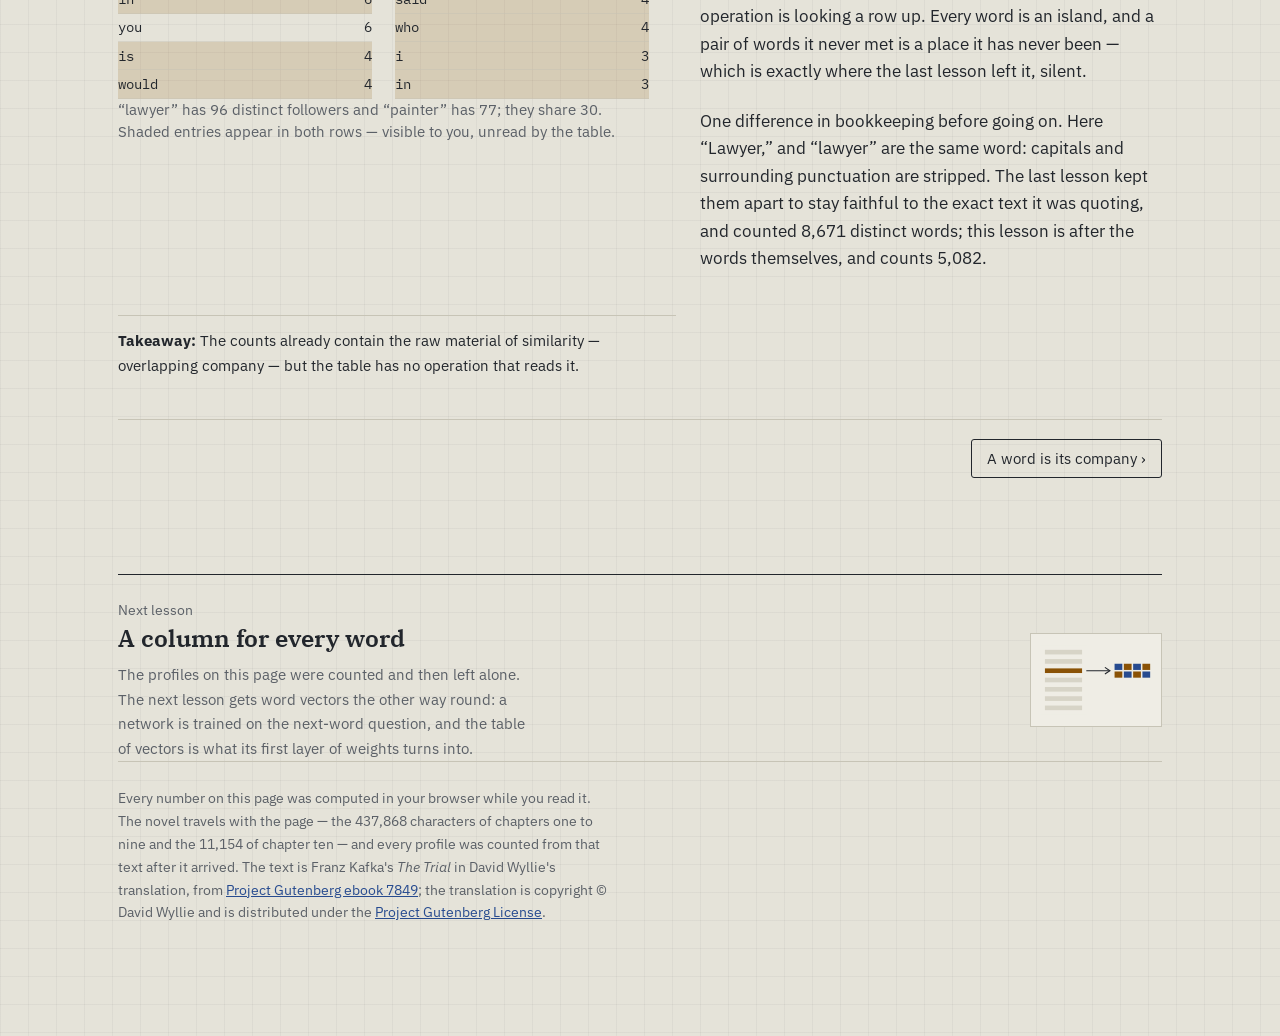
<file: lessons/vectors.html>
<!DOCTYPE html>
<html lang="en">
<head>
<meta charset="utf-8">
<meta name="viewport" content="width=device-width, initial-scale=1">
<title>Words as points — getstartedwith.me</title>
<meta name="description" content="Every word in Kafka's The Trial gets a profile of the company it keeps, profiles become points, and a silent table of counts borrows from its neighbours. All computed in your browser.">
<link rel="preconnect" href="https://fonts.googleapis.com">
<link rel="preconnect" href="https://fonts.gstatic.com" crossorigin>
<link href="https://fonts.googleapis.com/css2?family=IBM+Plex+Mono:wght@400;500&family=IBM+Plex+Sans:wght@400;500;600&family=IBM+Plex+Serif:wght@600&display=swap" rel="stylesheet">
<link rel="icon" href="../favicon.ico" sizes="32x32">
<link rel="icon" href="../favicon.svg" type="image/svg+xml">
<link rel="stylesheet" href="../assets/site.css">
<style>
/* neighbour and profile listings are this lesson's signature figures;
   brown tint marks company two listed words share, blue tint marks a
   word contributed by neighbours voting rather than by an exact row */
input[type=text]{font:inherit;color:var(--ink);background:var(--field);border:1px solid var(--rule);
  border-radius:3px;min-height:2.5rem;padding:.3rem .6rem;flex:1;min-width:11rem;max-width:24rem}
.tally{font-family:var(--mono);font-size:.86rem;line-height:1.75;margin:.5rem 0 0;
  list-style:none;padding:0;max-width:24rem}
.tally li{display:flex;justify-content:space-between;gap:1rem;
  border-bottom:1px solid rgba(199,196,182,.5);padding:.1rem 0}
.tally .v{color:var(--ink)}
.tally li.shared{background:rgba(138,82,6,.16)}
.cols{display:grid;grid-template-columns:1fr 1fr;gap:0 1.4rem}
.cols h3{font-family:var(--mono);font-size:.86rem;font-weight:500;margin:.9rem 0 0}
@media (max-width:560px){.cols{grid-template-columns:1fr}}
.comp{overflow-x:auto}
.comp table{border-collapse:collapse;font-family:var(--mono);font-size:.84rem;min-width:30rem}
.comp caption{text-align:left;font-family:var(--sans);font-size:.85rem;color:var(--ink-2);padding:0 0 .45rem}
.comp th,.comp td{border-bottom:1px solid rgba(199,196,182,.6);padding:.32rem .6rem;text-align:right;font-weight:400}
.comp th[scope=row],.comp thead th:first-child{text-align:left}
.comp thead th{color:var(--ink-2)}
.genout{font-size:.95rem;line-height:1.8;padding:.8rem .95rem;margin:0;min-height:7em}
.genout .said{color:var(--ink-2)}
.lent{background:rgba(39,75,143,.16)}
canvas.map{aspect-ratio:auto;height:400px;touch-action:auto}
</style>
</head>
<body>
<main>

<div class="topbar">
  <a class="wordmark" href="../index.html">getstartedwith.me</a>
  <nav>
    <a class="away" href="../glossary.html" target="_blank" rel="noopener" title="Open the full glossary in a new tab">Glossary</a>
    <a class="away" href="../index.html">All lessons</a>
    <a class="away" href="../about.html">About</a>
  </nav>
</div>

<header class="hero">
  <div class="hero-grid">
    <div class="hero-text">
    <div class="hero-intro">
      <p class="kicker">lesson 9 · word vectors</p>
      <h1>Words as points</h1>
      <p class="lede">The last lesson ended in silence: a table of counts met a pair of words it had never seen and had nothing to say — no guess, no near miss, no measure of how far off it was. This lesson builds the missing notion of a near miss from the same nine chapters of Kafka's <em>The Trial</em>. Every word is given a profile of the company it keeps; a profile is a list of numbers, a list of numbers is a point, and two points can be near or far. That distance is what the table lacked, and the last two sections measure what it buys.</p>
    </div>
    <div class="hero-meta">
      <p class="readout" id="hero-read">word profiles built <b>0</b></p>
      <p class="msg" id="hero-msg">Type any word the novel uses at least five times, and its nearest neighbours are found by comparing profiles.</p>
      <div class="row">
        <label class="vh" for="hero-in">Word to look up</label>
        <input type="text" id="hero-in" autocomplete="off" autocapitalize="off" value="lawyer">
        <button class="btn" id="hero-go" type="button">Find its neighbours</button>
      </div>
    </div>
    </div>
    <figure class="hero-fig">
      <div class="window"><ul class="tally" id="hero-list"></ul></div>
      <figcaption>The eight words whose company most resembles the typed word's, with their similarity scores. The profiles were counted from chapters one to nine when this page loaded; nothing is stored.</figcaption>
    </figure>
  </div>
</header>

<div id="rail-top"></div>
<div class="rail" id="rail" role="tablist" aria-label="Sections"></div>

<details class="math-help">
  <summary>A short guide to the numbers</summary>
  <p>Everything on this page starts from <strong>counts</strong>: how often one word stands within two places of another in a fixed text. A count becomes a <strong>surprise</strong> by comparing it with chance: the logarithm of how often the company was seen, divided by how often random shuffling would produce it. Meeting &ldquo;the&rdquo; is never surprising, so it scores near zero however often it happens; company seen less than chance predicts is dropped. The expected rate of very rare company is nudged upward before the comparison, so one lucky meeting cannot dominate a profile.</p>
  <p>A word's surprises, one slot per possible companion per position, form its profile — a list of 5,796 numbers, scaled so the list has length one. The <strong>similarity</strong> of two words is the angle between their profiles, measured as a cosine: multiply matching slots and add. Identical company gives 1; no shared company gives 0.</p>
  <p>The map flattens each profile onto two fixed directions, found by repeatedly averaging the profiles when the page loads. It is a shadow of the full 5,796-number space, and distances in a shadow are approximate.</p>
</details>

<section id="rows" class="panel" role="tabpanel" aria-labelledby="tab-rows">
  <p class="experiment-prompt"><strong>Before you try:</strong> &ldquo;lawyer&rdquo; is followed by 96 different words in this novel, &ldquo;painter&rdquo; by 77. How many of those do you expect them to share?</p>
  <div class="sec-head">
    <div class="sec-num">1</div>
    <div>
      <h2>Two rows the table cannot compare</h2>
      <p>The table from the last lesson holds a row for every word it has seen: everything that ever followed it, with counts. Put two of those rows side by side and read them. You can see at once that they resemble each other — and you can see a catch in that resemblance, which the next section resolves. The table sees neither, permanently, because nothing in it ever compares one row with another.</p>
    </div>
  </div>

  <div class="split wide-left">
    <div>
      <div class="row">
        <label class="vh" for="r-a">First word</label>
        <input type="text" id="r-a" autocomplete="off" autocapitalize="off" value="lawyer">
        <label class="vh" for="r-b">Second word</label>
        <input type="text" id="r-b" autocomplete="off" autocapitalize="off" value="painter">
        <button class="btn" id="r-go" type="button">Compare rows</button>
      </div>
      <div class="row">
        <button class="btn" id="r-p1" type="button">&ldquo;door&rdquo; and &ldquo;window&rdquo;</button>
        <button class="btn" id="r-p2" type="button">&ldquo;said&rdquo; and &ldquo;answered&rdquo;</button>
      </div>
      <div class="cols">
        <div>
          <h3 id="r-ha">&nbsp;</h3>
          <ul class="tally" id="r-la"></ul>
        </div>
        <div>
          <h3 id="r-hb">&nbsp;</h3>
          <ul class="tally" id="r-lb"></ul>
        </div>
      </div>
      <p class="msg" id="r-msg">Each column lists the words that most often follow the word above it, counted from chapters one to nine. Shaded entries appear in both rows.</p>
    </div>
    <div class="stack">
      <p class="readout" id="r-read">&nbsp;</p>
      <p>&ldquo;lawyer&rdquo; occurs 190 times in chapters one to nine and &ldquo;painter&rdquo; 125, and their rows overlap: 30 of the 96 distinct words ever seen after &ldquo;lawyer&rdquo; also follow &ldquo;painter&rdquo;. Now the catch. Read what the shared entries are — &ldquo;and&rdquo;, &ldquo;was&rdquo;, &ldquo;had&rdquo; — words that follow almost anything, so that a raw overlap flatters every pair. The raw material of similarity is in the counts, tangled up with company that means nothing; separating the two is the next section's job. What the table itself does with any of it is simpler to state: nothing. Its only operation is looking a row up. Every word is an island, and a pair of words it never met is a place it has never been — which is exactly where the last lesson left it, silent.</p>
      <p>One difference in bookkeeping before going on. Here &ldquo;Lawyer,&rdquo; and &ldquo;lawyer&rdquo; are the same word: capitals and surrounding punctuation are stripped. The last lesson kept them apart to stay faithful to the exact text it was quoting, and counted 8,671 distinct words; this lesson is after the words themselves, and counts 5,082.</p>
    </div>
  </div>
  <p class="takeaway"><strong>Takeaway:</strong> The counts already contain the raw material of similarity — overlapping company — but the table has no operation that reads it.</p>
</section>

<section id="company" class="panel" role="tabpanel" aria-labelledby="tab-company">
  <p class="experiment-prompt"><strong>Before you try:</strong> Which pair should keep more similar company — &ldquo;door&rdquo; and &ldquo;window&rdquo;, or &ldquo;door&rdquo; and &ldquo;slowly&rdquo;?</p>
  <div class="sec-head">
    <div class="sec-num">2</div>
    <div>
      <h2>A word is its company</h2>
      <p>Here is the whole method. For each of the 1,449 words the novel uses at least five times, walk chapters one to nine and count what stands near it: the word two places before, one before, one after, two after, each position kept separate. Every word ends up with a profile of 5,796 slots — 1,449 possible companions in each of four positions. &ldquo;lawyer&rdquo; fills 271 of them; the rest stay zero.</p>
    </div>
  </div>

  <div class="split wide-left">
    <div>
      <div class="row">
        <label class="vh" for="c-a">First word</label>
        <input type="text" id="c-a" autocomplete="off" autocapitalize="off" value="lawyer">
        <label class="vh" for="c-b">Second word</label>
        <input type="text" id="c-b" autocomplete="off" autocapitalize="off" value="painter">
        <button class="btn" id="c-go" type="button">Compare profiles</button>
      </div>
      <div class="row">
        <button class="btn" id="c-p1" type="button">&ldquo;door&rdquo; and &ldquo;window&rdquo;</button>
        <button class="btn" id="c-p2" type="button">&ldquo;door&rdquo; and &ldquo;slowly&rdquo;</button>
        <button class="btn" id="c-p3" type="button">&ldquo;said&rdquo; and &ldquo;answered&rdquo;</button>
      </div>
      <div class="cols">
        <div>
          <h3 id="c-ha">&nbsp;</h3>
          <ul class="tally" id="c-la"></ul>
        </div>
        <div>
          <h3 id="c-hb">&nbsp;</h3>
          <ul class="tally" id="c-lb"></ul>
        </div>
      </div>
      <p class="msg" id="c-msg">Each column lists the profile's heaviest slots: the companion, the position it was seen in, and its weight. Shaded slots are filled in both profiles.</p>
    </div>
    <div class="stack">
      <p class="readout" id="c-read">&nbsp;</p>
      <p class="formula">surprise = log(seen &divide; expected by chance)</p>
      <p>Raw counts would be ruled by &ldquo;the&rdquo; and &ldquo;and&rdquo;, which stand near everything and tell you nothing. So each count is turned into a surprise: how much more often the company was seen than chance alone would put it there. Meeting &ldquo;the&rdquo; scores near zero however often it happens. Meeting &ldquo;huld&rdquo; two places before — the lawyer's own name — scores high. Company seen less often than chance is dropped rather than held against the word.</p>
      <p>The idea that a word is characterised by the distribution of its company is much older than the machinery, and is called the <a class="term" href="../glossary.html#distributional-hypothesis">distributional hypothesis</a>. The profile makes it mechanical: a list of 5,796 numbers is a <a class="term" href="../glossary.html#word-vector">word vector</a>, which is to say a point in a space with 5,796 directions. Two points can be compared. The measure used here is <a class="term" href="../glossary.html#cosine-similarity">cosine similarity</a> — the angle between the two profiles — which reaches 1 for identical company and 0 for none shared. &ldquo;lawyer&rdquo; against &ldquo;painter&rdquo; scores 0.22, closer than &ldquo;lawyer&rdquo; comes to any other word in the novel; against &ldquo;slowly&rdquo; it scores 0.05. The table's rows could never do this. The vectors do nothing else.</p>
      <p class="cite">J. R. Firth, &ldquo;A Synopsis of Linguistic Theory 1930&ndash;1955,&rdquo; in <em>Studies in Linguistic Analysis</em> (Oxford: Blackwell, 1957): &ldquo;You shall know a word by the company it keeps.&rdquo; Firth was arguing about meaning and context between linguists, decades before anyone counted company into vectors; the sentence became the motto of the counting method all the same.</p>
    </div>
  </div>
  <p class="takeaway"><strong>Takeaway:</strong> Counting and reweighting a word's company turns it into a vector, and vectors can be compared — the comparison recovers a likeness nobody labelled.</p>
</section>

<section id="map" class="panel" role="tabpanel" aria-labelledby="tab-map">
  <p class="experiment-prompt"><strong>Before you try:</strong> The map is drawn from company alone. What do you expect to gather around &ldquo;said&rdquo;?</p>
  <div class="sec-head">
    <div class="sec-num">3</div>
    <div>
      <h2>The vocabulary, drawn as a map</h2>
      <p>A point with 5,796 coordinates cannot be drawn. What can be drawn is a shadow: every profile flattened onto two fixed directions along which the profiles spread widely, computed when this page loaded. Each dot below is one of the 1,449 words. Look one up and its nearest neighbours light up around it.</p>
    </div>
  </div>

  <div class="split wide-left">
    <div>
      <figure>
        <div class="window"><canvas id="m-plot" class="map" role="img"
          aria-label="A scatter of 1,449 words drawn as points from their profiles. The looked-up word and its nearest neighbours are highlighted and labelled; a text table of them accompanies the chart."></canvas></div>
        <figcaption>All 1,449 profiled words, flattened onto two directions. The looked-up word is the brown square; its eight nearest neighbours — nearest in the full space, not the picture — are the labelled brown dots.</figcaption>
      </figure>
      <div class="row" style="margin-top:.9rem">
        <label class="vh" for="m-in">Word to place on the map</label>
        <input type="text" id="m-in" autocomplete="off" autocapitalize="off" value="lawyer">
        <button class="btn" id="m-go" type="button">Look it up</button>
      </div>
      <div class="row">
        <button class="btn" id="m-p1" type="button">&ldquo;said&rdquo;</button>
        <button class="btn" id="m-p2" type="button">&ldquo;door&rdquo;</button>
        <button class="btn" id="m-p3" type="button">&ldquo;two&rdquo;</button>
      </div>
    </div>
    <div class="stack">
      <p class="readout" id="m-read">&nbsp;</p>
      <p>The regions have names nobody gave them. The people of the novel — lawyer, painter, businessman, priest — stand together; the ways of saying — said, asked, answered, shouted — keep to their own district; door, window, bed and table sit side by side; two, three and several make a small numeric family. Every one of these groupings is a regularity in how the words are used across nine chapters, surfaced by counting and nothing else.</p>
      <p>Read the picture with care, in two respects. The two drawn directions were chosen by the author from among the strongest few because they spread these families visibly; a different pair gives a different picture, though the same words stay together. And a shadow compresses: words can land near each other on the map while their profiles are far apart. The neighbour list is computed in the full space — when the map and the list disagree, believe the list.</p>
      <p class="cite">Scott Deerwester, Susan Dumais, George Furnas, Thomas Landauer and Richard Harshman, &ldquo;Indexing by Latent Semantic Analysis,&rdquo; <em>Journal of the American Society for Information Science</em> 41, no. 6 (1990). Compressing a word-by-context count table with this matrix arithmetic was introduced for searching document collections; the authors presented the recovered directions as useful for retrieval rather than as meanings.</p>
    </div>
  </div>
  <p class="takeaway"><strong>Takeaway:</strong> Similar company becomes literal nearness, and the vocabulary arranges itself into families — people, rooms, ways of saying — that were never labelled.</p>
</section>

<section id="borrow" class="panel" role="tabpanel" aria-labelledby="tab-borrow">
  <p class="experiment-prompt"><strong>Before you try:</strong> The exact table answers about three chapter-ten positions in five. With neighbours allowed to vote, how many should it answer — and should those answers be as accurate?</p>
  <div class="sec-head">
    <div class="sec-num">4</div>
    <div>
      <h2>Borrowed counts</h2>
      <p>The held-out measurement from the last lesson can now be rerun with one addition. Walking chapter ten, the model asks at each position whether it has a row for the last two words. Where it does, it answers from the row, as before. Where it does not, the forty nearest neighbours of each of the two words vote: every neighbour that completes a known pair offers that row's counts, weighted by similarity, and the largest total wins. &ldquo;about nine&rdquo; has no row in the table; its neighbours reach the row for &ldquo;about eleven&rdquo;, and the vote answers &ldquo;o'clock&rdquo; — which is correct.</p>
    </div>
  </div>

  <div class="split wide-left">
    <div>
      <div class="comp">
        <table>
          <caption>Next-word prediction from two words of context, with and without borrowing</caption>
          <thead>
            <tr><th scope="col">model</th><th scope="col">answered</th><th scope="col">exactly right</th><th scope="col">right per answer</th></tr>
          </thead>
          <tbody id="b-body">
            <tr><th scope="row">chapters it read, exact rows</th><td>—</td><td>—</td><td>—</td></tr>
            <tr><th scope="row">chapter ten, exact rows</th><td>—</td><td>—</td><td>—</td></tr>
            <tr><th scope="row">chapter ten, neighbours voting</th><td>—</td><td>—</td><td>—</td></tr>
          </tbody>
        </table>
      </div>
      <div class="row" style="margin-top:.9rem">
        <button class="btn" id="b-run" type="button">Run the comparison</button>
      </div>
      <p class="msg" id="b-msg">Walks the 81,559 two-word positions of chapters one to nine once, and the 2,085 of chapter ten twice — with exact rows only, then letting neighbours vote wherever the table is silent.</p>
    </div>
    <div class="stack">
      <p>The exact table answers 60 per cent of chapter ten's positions; 13 per cent of those answers name the next word. With the vote it answers 84 per cent. The 503 borrowed answers are exactly right one time in twelve, worse than the rows the table owns and better than the silence they replace. The misses also change character: where there was nothing, there is now usually a word of the right kind. This is <a class="term" href="../glossary.html#generalisation">generalisation</a>, bought with similarity, and it is modest. On the chapters it memorised the exact table is right 56 per cent of the time, and no amount of borrowing brings chapter ten anywhere near that.</p>
      <p class="cite">Yoshua Bengio, R&eacute;jean Ducharme, Pascal Vincent and Christian Jauvin, &ldquo;A Neural Probabilistic Language Model,&rdquo; <em>Journal of Machine Learning Research</em> 3 (2003). The influential case for giving words learned feature vectors so that similar words share what the model learns about them. The vectors there were trained jointly with the next-word prediction itself; the ones on this page are only counted, which is the smaller half of that idea.</p>
    </div>
  </div>

  <div class="split" style="margin-top:2.2rem">
    <div class="stack">
      <div class="row">
        <label class="vh" for="b-in">Words for the model to continue</label>
        <input type="text" id="b-in" autocomplete="off" autocapitalize="off" placeholder="write a few words of your own">
        <button class="btn" id="b-go" type="button">Continue my words</button>
      </div>
      <div class="window"><p class="genout" id="b-out"></p></div>
      <p class="msg" id="b-say">Pairs the table knows are continued from exact rows. Where it is silent, the neighbours vote; words the vote contributed are shaded blue.</p>
    </div>
    <div class="stack">
      <p>This is the box from the end of the last lesson, refitted. Type a pair the novel never contains and it usually no longer trades your words away for the ability to say anything at all — the neighbours vote, and the model keeps talking about what you said. The old failure is still underneath, in two layers. When no neighbour completes a known pair, the model falls back to your last word alone, dropping context exactly as before; the message under the box says so when it happens. And when your last word is one the novel never uses, the answer is still nothing, because a word with no profile has no neighbours to ask. That silence has not moved. It is the subject of the last section.</p>
    </div>
  </div>
  <p class="takeaway"><strong>Takeaway:</strong> Borrowed counts replace silence with near misses — the model answers far more often, is right slightly more often, and stays far below its own memorised chapters.</p>
</section>

<section id="limits" class="panel" role="tabpanel" aria-labelledby="tab-limits">
  <p class="experiment-prompt"><strong>Before you try:</strong> The novel uses &ldquo;pillow&rdquo; three times and &ldquo;computer&rdquo; never. What should the profiles be able to say about each?</p>
  <div class="sec-head">
    <div class="sec-num">5</div>
    <div>
      <h2>Where counting ends</h2>
      <p>Everything on this page rests on counted company, so it ends where counting ends. This section sets out what is missing: which words got no profile at all, and what the profiles that do exist actually record.</p>
    </div>
  </div>

  <div class="split wide-left">
    <div>
      <div class="row">
        <label class="vh" for="x-in">Word to probe</label>
        <input type="text" id="x-in" autocomplete="off" autocapitalize="off" value="bank">
        <button class="btn" id="x-go" type="button">Probe the word</button>
      </div>
      <div class="row">
        <button class="btn" id="x-p1" type="button">&ldquo;pillow&rdquo;</button>
        <button class="btn" id="x-p2" type="button">&ldquo;computer&rdquo;</button>
        <button class="btn" id="x-p3" type="button">&ldquo;mouth&rdquo;</button>
      </div>
      <ul class="tally" id="x-tally">
        <li><span>sightings in chapters one to nine</span><span class="v">—</span></li>
        <li><span>profile slots filled</span><span class="v">—</span></li>
        <li><span>nearest neighbour</span><span class="v">—</span></li>
      </ul>
      <div class="window" style="margin-top:.9rem"><ul class="tally" id="x-list"></ul></div>
      <p class="msg" id="x-msg">Reports what the model holds for the word: its count, its profile, and its neighbours — or the honest nothing.</p>
    </div>
    <div class="stack">
      <p>First the coverage. Chapter ten contains 97 occurrences of words — 84 distinct ones — that the first nine chapters never use, and another 124 occurrences of words seen fewer than five times, too few for a profile. For all of these, this lesson adds nothing: no vector, no neighbours, no vote. Similarity widened the table's reach; it gave the model no way to meet a genuinely new word.</p>
      <p>Then the neighbours that do exist, read for what they are. &ldquo;door&rdquo; and &ldquo;mouth&rdquo; score 0.22 — as high as &ldquo;lawyer&rdquo; and &ldquo;painter&rdquo; — because both get opened, shut and stood in front of. Shared company is not shared meaning.</p>

      <p>And &ldquo;bank&rdquo; sits among &ldquo;hallway&rdquo; and &ldquo;corner&rdquo;, because the only bank in this novel is the office building where K. works. A profile counted from one book records that book's usage, and nothing else. These vectors do not know English. They know <em>The Trial</em>.</p>
      <p>Last, the vectors on this page were counted once and then fixed, and every word owns a single point no matter which of its uses is on the page. Today's language models keep this lesson's geometry and change where it comes from. Their word vectors are parameters, adjusted by the machinery of lessons 1 to 4 until predicting the next word comes out better, and reconsidered in context each time a sentence is read.</p>

      <p>What carries over from this page unchanged is the idea itself — that a word can be a point, and that nearness between points can do work a table of separate rows cannot. The next lesson makes exactly that change on this same novel: it hands the next-word question to a network, lets backpropagation fill in a table of word vectors instead of counting one, and measures which of the two comes out better.</p>
    </div>
  </div>
  <p class="takeaway"><strong>Takeaway:</strong> Profiles end where counting ends — rare words stay islands, neighbours share company rather than meaning, and similarity learned from one novel is that novel's.</p>
</section>

<a class="nextup" href="embeddings.html">
  <div>
    <p class="lab">Next lesson</p>
    <span class="ttl">A column for every word</span>
    <p class="say">The profiles on this page were counted and then left alone. The next lesson gets word vectors the other way round: a network is trained on the next-word question, and the table of vectors is what its first layer of weights turns into.</p>
  </div>
  <svg viewBox="0 0 168 118" aria-hidden="true">
    <rect x="12" y="14" width="60" height="90" fill="#EFEDE5"/>
    <g fill="#D7D4C7">
      <rect x="18" y="20" width="48" height="6"/><rect x="18" y="32" width="48" height="6"/>
      <rect x="18" y="56" width="48" height="6"/><rect x="18" y="68" width="48" height="6"/>
      <rect x="18" y="80" width="48" height="6"/><rect x="18" y="92" width="48" height="6"/>
    </g>
    <rect x="18" y="44" width="48" height="6" fill="#8A5206"/>
    <g stroke="#22262C" stroke-width="1.4" fill="none" stroke-linecap="round">
      <path d="M72 47H100"/><path d="M96 43l6 4-6 4"/>
    </g>
    <g fill="#274B8F">
      <rect x="108" y="38" width="10" height="8"/><rect x="132" y="38" width="10" height="8"/>
      <rect x="120" y="48" width="10" height="8"/><rect x="144" y="48" width="10" height="8"/>
    </g>
    <g fill="#8A5206">
      <rect x="120" y="38" width="10" height="8"/><rect x="144" y="38" width="10" height="8"/>
      <rect x="108" y="48" width="10" height="8"/><rect x="132" y="48" width="10" height="8"/>
    </g>
  </svg>
</a>

<footer>
  <p>Every number on this page was computed in your browser while you read it. The novel travels with the page — the 437,868 characters of chapters one to nine and the 11,154 of chapter ten — and every profile was counted from that text after it arrived. The text is Franz Kafka's <em>The Trial</em> in David Wyllie's translation, from <a href="https://www.gutenberg.org/ebooks/7849">Project Gutenberg ebook 7849</a>; the translation is copyright © David Wyllie and is distributed under the <a href="https://www.gutenberg.org/policy/license.html">Project Gutenberg License</a>.</p>
</footer>

</main>
<script src="../assets/corpus-trial.js"></script>
<script src="../assets/glossary-data.js"></script>
<script src="../assets/lesson.js"></script>
<script>
"use strict";

/* ============================================================
   The model. Words are normalised — lower-cased, punctuation stripped
   from the ends — so "Lawyer," and "lawyer" are one word. Each word
   seen at least five times gets a profile: how often every vocabulary
   word occupied each of four positions around it (two before, one
   before, one after, two after). Counts become surprises (log of seen
   over expected), profiles are scaled to length one, and similarity is
   their dot product — the cosine of the angle between them.
   ============================================================ */

const tokenize = text => text.split(/\s+/).filter(Boolean);
const normWord = s => s.toLowerCase().replace(/^[^a-z0-9']+|[^a-z0-9']+$/g, "");
const normStream = text => tokenize(text).map(normWord).filter(Boolean);

const OFFSETS = [-2, -1, 1, 2];
const OFFSET_NAMES = ["two before", "one before", "one after", "two after"];
const MIN_COUNT = 5;      /* sightings a word needs before it gets a profile */
const SMOOTH = 0.75;      /* damps the surprise of very rare company */
const VOTERS = 40;        /* neighbours consulted when a pair is unseen */

function wordCounts(stream){
  const c = new Map();
  for(const w of stream) c.set(w, (c.get(w)||0)+1);
  return c;
}

function buildVocab(counts){
  const vocab = Array.from(counts).filter(e => e[1] >= MIN_COUNT).map(e => e[0]).sort();
  return { vocab: vocab, index: new Map(vocab.map((w,i) => [w,i])) };
}

/* raw profiles: for each vocabulary word, how often each vocabulary word
   occupied each of the four surrounding positions */
function profileCounts(stream, index){
  const V = index.size, rows = new Map();
  for(let i=0;i<stream.length;i++){
    const a = index.get(stream[i]);
    if(a === undefined) continue;
    for(let oi=0;oi<OFFSETS.length;oi++){
      const j = i + OFFSETS[oi];
      if(j < 0 || j >= stream.length) continue;
      const b = index.get(stream[j]);
      if(b === undefined) continue;
      let r = rows.get(a);
      if(!r) rows.set(a, r = new Map());
      const dim = oi*V + b;
      r.set(dim, (r.get(dim)||0)+1);
    }
  }
  return rows;
}

/* each count becomes log(seen/expected), negatives dropped. Raw surprise
   overvalues rare company — one lucky meeting of a rare word looks
   enormous — so the expected rate of rare company is nudged upward by
   the SMOOTH power before comparing. Finished rows have length one. */
function surprise(rows, V){
  const rowSum = new Float64Array(V), colSum = new Map();
  for(const e of rows) for(const q of e[1]){
    rowSum[e[0]] += q[1];
    colSum.set(q[0], (colSum.get(q[0])||0) + q[1]);
  }
  let total = 0;
  const damped = new Map();
  for(const e of colSum){ const s = Math.pow(e[1], SMOOTH); damped.set(e[0], s); total += s; }
  const P = new Map();
  for(const e of rows){
    const o = new Map();
    for(const q of e[1]){
      const v = Math.log((q[1]/rowSum[e[0]]) / (damped.get(q[0])/total));
      if(v > 0) o.set(q[0], v);
    }
    if(!o.size) continue;
    let s = 0;
    for(const v of o.values()) s += v*v;
    s = Math.sqrt(s);
    for(const k of o.keys()) o.set(k, o.get(k)/s);
    P.set(e[0], o);
  }
  return P;
}

/* cosine of two unit-length sparse profiles: just the dot product */
function cosine(P, a, b){
  const r1 = P.get(a), r2 = P.get(b);
  if(!r1 || !r2) return 0;
  let dot = 0;
  const small = r1.size <= r2.size ? r1 : r2;
  const big = small === r1 ? r2 : r1;
  for(const e of small){
    const u = big.get(e[0]);
    if(u) dot += e[1]*u;
  }
  return dot;
}

function neighbourList(P, V, a, k){
  const out = [];
  for(let b=0;b<V;b++){
    if(b === a) continue;
    const c = cosine(P, a, b);
    if(c > 0.05) out.push([b, c]);
  }
  out.sort((x,y) => y[1]-x[1] || x[0]-y[0]);
  return out.slice(0, k);
}

/* count tables over the normalised stream: context -> follower counts */
function countTable(stream, k){
  const t = new Map();
  for(let i=k;i<stream.length;i++){
    const ctx = stream.slice(i-k,i).join(" ");
    let f = t.get(ctx);
    if(!f) t.set(ctx, f = new Map());
    f.set(stream[i], (f.get(stream[i])||0)+1);
  }
  return t;
}

function commonest(f){
  let bw = null, bc = -1;
  for(const e of f) if(e[1] > bc || (e[1] === bc && e[0] < bw)){ bw = e[0]; bc = e[1]; }
  return bw;
}

function topEntries(f, m){
  return Array.from(f).sort((a,b) => b[1]-a[1] || (a[0]<b[0]?-1:1)).slice(0, m);
}

/* neighbours vote: every near neighbour of either context word offers its
   own row's counts, weighted by similarity and by the row's proportions */
function voteFor(a, b, model){
  const votes = new Map();
  const add = (ctx, sim) => {
    const f = model.T2.get(ctx);
    if(!f) return;
    let tot = 0;
    for(const v of f.values()) tot += v;
    for(const e of f) votes.set(e[0], (votes.get(e[0])||0) + sim*e[1]/tot);
  };
  const ia = model.index.get(a), ib = model.index.get(b);
  if(ib !== undefined) for(const e of model.nbs(ib)) add(a+" "+model.vocab[e[0]], e[1]);
  if(ia !== undefined) for(const e of model.nbs(ia)) add(model.vocab[e[0]]+" "+b, e[1]);
  return votes;
}

/* one position of the walk: exact row first, then the vote if allowed */
function predictAt(model, stream, i, useVotes){
  const f = model.T2.get(stream[i-2]+" "+stream[i-1]);
  if(f) return { borrowed: false, guess: commonest(f) };
  if(!useVotes) return null;
  const votes = voteFor(stream[i-2], stream[i-1], model);
  if(!votes.size) return null;
  return { borrowed: true, guess: commonest(votes) };
}

function tallyPrediction(model, stream, i, useVotes, r){
  r.pos++;
  const p = predictAt(model, stream, i, useVotes);
  if(!p) return;
  r.found++;
  if(p.borrowed) r.borrowed++;
  if(p.guess === stream[i]){
    r.right++;
    if(p.borrowed) r.borrowedRight++;
  }
}

function predictWalk(model, stream, useVotes){
  const r = { pos:0, found:0, right:0, borrowed:0, borrowedRight:0 };
  for(let i=2;i<stream.length;i++) tallyPrediction(model, stream, i, useVotes, r);
  return r;
}

/* continue the reader's words; the vote fills in where the table is silent.
   Each produced word records its source: an exact row, the vote, or — when
   even the neighbours had nothing — a one-word row, which drops context
   exactly the way the last lesson did */
function continueWords(words, n, model, rnd){
  const out = words.slice(), lent = [];
  for(let i=0;i<n;i++){
    const a = out[out.length-2], b = out[out.length-1];
    let f = a !== undefined ? model.T2.get(a+" "+b) : undefined;
    let source = "exact";
    if(!f){
      const votes = a !== undefined ? voteFor(a, b, model) : new Map();
      if(votes.size){ f = votes; source = "vote"; }
      else {
        f = model.T1.get(b);
        if(!f) return { words: out.slice(words.length), lent: lent, stopped: b };
        source = "drop";
      }
    }
    let tot = 0;
    for(const v of f.values()) tot += v;
    let z = rnd()*tot, pick;
    for(const e of f){ pick = e[0]; z -= e[1]; if(z <= 0) break; }
    out.push(pick);
    lent.push(source);
  }
  return { words: out.slice(words.length), lent: lent, stopped: null };
}

/* the strongest spread directions of the profiles, by power iteration with
   a fixed seed, so every visitor computes the same map */
function mapCoords(P, V, keep, iters){
  const D = OFFSETS.length*V;
  let state = 12345;
  const rnd = () => {
    state ^= state << 13; state ^= state >>> 17; state ^= state << 5;
    return ((state >>> 0) / 4294967296) - 0.5;
  };
  const us = [], sigmas = [];
  for(let c=0;c<keep;c++){
    const v = new Float64Array(D);
    for(let i=0;i<D;i++) v[i] = rnd();
    const u = new Float64Array(V);
    let sigma = 0;
    for(let it=0;it<iters;it++){
      u.fill(0);
      for(const e of P){
        let s = 0;
        for(const q of e[1]) s += q[1]*v[q[0]];
        u[e[0]] = s;
      }
      for(let p=0;p<us.length;p++){
        let d = 0;
        for(let a=0;a<V;a++) d += u[a]*us[p][a];
        for(let a=0;a<V;a++) u[a] -= d*us[p][a];
      }
      let un = 0;
      for(let a=0;a<V;a++) un += u[a]*u[a];
      un = Math.sqrt(un) || 1;
      for(let a=0;a<V;a++) u[a] /= un;
      v.fill(0);
      for(const e of P){
        const ua = u[e[0]];
        if(!ua) continue;
        for(const q of e[1]) v[q[0]] += q[1]*ua;
      }
      let vn = 0;
      for(let i=0;i<D;i++) vn += v[i]*v[i];
      sigma = Math.sqrt(vn) || 1;
      for(let i=0;i<D;i++) v[i] /= sigma;
    }
    us.push(Float64Array.from(u));
    sigmas.push(sigma);
  }
  return { us: us, sigmas: sigmas };
}

/* xorshift, so a run is reproducible from its seed */
function rng(seed){
  let x = (seed * 2654435761) >>> 0 || 1;
  return function(){
    x ^= x << 13; x >>>= 0;
    x ^= x >>> 17;
    x ^= x << 5;  x >>>= 0;
    return x / 4294967296;
  };
}

function buildModel(train){
  const stream = normStream(train);
  const counts = wordCounts(stream);
  const vb = buildVocab(counts);
  const P = surprise(profileCounts(stream, vb.index), vb.vocab.length);
  const cache = new Map();
  return {
    stream: stream, counts: counts, vocab: vb.vocab, index: vb.index, P: P,
    T1: countTable(stream, 1), T2: countTable(stream, 2),
    nbs: function(a){
      let hit = cache.get(a);
      if(!hit) cache.set(a, hit = neighbourList(P, vb.vocab.length, a, VOTERS));
      return hit;
    }
  };
}

const MODEL = buildModel(CORPUS_TRAIN);
const HELD_STREAM = normStream(CORPUS_HELD);
const MAP = mapCoords(MODEL.P, MODEL.vocab.length, 4, 30);
/* the two drawn directions; chosen by the author, stated in the prose */
const MAP_X = 1, MAP_Y = 3;
const mapPoint = a => [MAP.sigmas[MAP_X]*MAP.us[MAP_X][a], MAP.sigmas[MAP_Y]*MAP.us[MAP_Y][a]];

/* ---------------- painting and panels ---------------- */

const fmt = n => n.toLocaleString("en");

/* shared lookup: normalise input, explain absence in one sentence */
function findProfiled(raw){
  const w = normWord(raw);
  if(!w) return { w: w, a: undefined, why: "Type a word first." };
  const a = MODEL.index.get(w);
  if(a !== undefined) return { w: w, a: a, why: null };
  const c = MODEL.counts.get(w) || 0;
  return { w: w, a: undefined, why: c === 0
    ? "“" + w + "” never occurs in chapters one to nine, so it has no profile and no neighbours."
    : "“" + w + "” occurs only " + plural(c, "time") + " in chapters one to nine — fewer than five, so it has no profile. Section 5 is about that." };
}

/* ============================ hero ============================ */

(function hero(){
  const input = document.getElementById("hero-in");
  const list = document.getElementById("hero-list");
  const msg = document.getElementById("hero-msg");
  document.getElementById("hero-read").innerHTML = "word profiles built <b>" + fmt(MODEL.P.size) + "</b>";

  function look(){
    const q = findProfiled(input.value);
    if(q.a === undefined){
      list.replaceChildren();
      msg.textContent = q.why;
      return;
    }
    input.value = q.w;
    list.replaceChildren(...MODEL.nbs(q.a).slice(0, 8).map(e => {
      const li = document.createElement("li");
      const name = document.createElement("span"), v = document.createElement("span");
      name.textContent = MODEL.vocab[e[0]];
      v.className = "v"; v.textContent = e[1].toFixed(2);
      li.append(name, v);
      return li;
    }));
    msg.textContent = "The nearest neighbours of “" + q.w + "”, by the similarity of their company across " +
      fmt(MODEL.stream.length) + " words of text.";
    announce(msg.textContent);
  }

  document.getElementById("hero-go").addEventListener("click", look);
  input.addEventListener("keydown", e => { if(e.key === "Enter"){ e.preventDefault(); look(); } });
  look();
})();

/* =================== 1. rows side by side =================== */

(function rowsPanel(){
  const ia = document.getElementById("r-a"), ib = document.getElementById("r-b");
  const ha = document.getElementById("r-ha"), hb = document.getElementById("r-hb");
  const la = document.getElementById("r-la"), lb = document.getElementById("r-lb");
  const read = document.getElementById("r-read"), msg = document.getElementById("r-msg");

  function column(ul, f, other){
    ul.replaceChildren(...topEntries(f, 10).map(e => {
      const li = document.createElement("li");
      if(other.has(e[0])) li.className = "shared";
      const name = document.createElement("span"), v = document.createElement("span");
      name.textContent = e[0];
      v.className = "v"; v.textContent = e[1];
      li.append(name, v);
      return li;
    }));
  }

  function compare(){
    const wa = normWord(ia.value), wb = normWord(ib.value);
    const fa = wa && MODEL.T1.get(wa), fb = wb && MODEL.T1.get(wb);
    if(!fa || !fb){
      const missing = !fa ? wa : wb;
      msg.textContent = missing
        ? "“" + missing + "” never occurs in chapters one to nine, so the table has no row for it."
        : "Type two words from the novel.";
      return;
    }
    ia.value = wa; ib.value = wb;
    ha.textContent = "after “" + wa + "”";
    hb.textContent = "after “" + wb + "”";
    column(la, fa, fb);
    column(lb, fb, fa);
    let shared = 0;
    for(const w of fa.keys()) if(fb.has(w)) shared++;
    read.innerHTML = "“" + wa + "” <b>" + fmt(MODEL.counts.get(wa)) + "</b> occurrences · “" +
      wb + "” <b>" + fmt(MODEL.counts.get(wb)) + "</b>";
    msg.textContent = "“" + wa + "” has " + fa.size + " distinct followers and “" + wb + "” has " +
      fb.size + "; they share " + shared + ". Shaded entries appear in both rows — visible to you, unread by the table.";
    announce(msg.textContent);
  }

  document.getElementById("r-go").addEventListener("click", compare);
  [ia, ib].forEach(el => el.addEventListener("keydown", e => { if(e.key === "Enter"){ e.preventDefault(); compare(); } }));
  [["r-p1","door","window"],["r-p2","said","answered"]].forEach(b => {
    document.getElementById(b[0]).addEventListener("click", () => { ia.value = b[1]; ib.value = b[2]; compare(); });
  });
  compare();
})();

/* =================== 2. profiles and similarity =================== */

(function companyPanel(){
  const ia = document.getElementById("c-a"), ib = document.getElementById("c-b");
  const ha = document.getElementById("c-ha"), hb = document.getElementById("c-hb");
  const la = document.getElementById("c-la"), lb = document.getElementById("c-lb");
  const read = document.getElementById("c-read"), msg = document.getElementById("c-msg");

  function column(ul, a, other){
    const row = MODEL.P.get(a);
    ul.replaceChildren(...Array.from(row).sort((x,y) => y[1]-x[1]).slice(0, 8).map(e => {
      const li = document.createElement("li");
      if(other.has(e[0])) li.className = "shared";
      const name = document.createElement("span"), v = document.createElement("span");
      const V = MODEL.vocab.length;
      name.textContent = MODEL.vocab[e[0] % V] + " · " + OFFSET_NAMES[(e[0]/V)|0];
      v.className = "v"; v.textContent = e[1].toFixed(2);
      li.append(name, v);
      return li;
    }));
  }

  function compare(){
    const qa = findProfiled(ia.value), qb = findProfiled(ib.value);
    if(qa.a === undefined || qb.a === undefined){
      msg.textContent = (qa.a === undefined ? qa : qb).why;
      return;
    }
    ia.value = qa.w; ib.value = qb.w;
    ha.textContent = "profile of “" + qa.w + "”";
    hb.textContent = "profile of “" + qb.w + "”";
    column(la, qa.a, MODEL.P.get(qb.a));
    column(lb, qb.a, MODEL.P.get(qa.a));
    const sim = cosine(MODEL.P, qa.a, qb.a);
    read.innerHTML = "similarity <b>" + sim.toFixed(2) + "</b>";
    msg.textContent = "“" + qa.w + "” fills " + MODEL.P.get(qa.a).size + " of the 5,796 slots and “" +
      qb.w + "” " + MODEL.P.get(qb.a).size + ". The cosine of the angle between the two profiles is " + sim.toFixed(2) + ".";
    announce(msg.textContent);
  }

  document.getElementById("c-go").addEventListener("click", compare);
  [ia, ib].forEach(el => el.addEventListener("keydown", e => { if(e.key === "Enter"){ e.preventDefault(); compare(); } }));
  [["c-p1","door","window"],["c-p2","door","slowly"],["c-p3","said","answered"]].forEach(b => {
    document.getElementById(b[0]).addEventListener("click", () => { ia.value = b[1]; ib.value = b[2]; compare(); });
  });
  compare();
})();

/* ======================== 3. the map ======================== */

(function mapPanel(){
  const V = MODEL.vocab.length;
  let x0 = Infinity, x1 = -Infinity, y0 = Infinity, y1 = -Infinity;
  for(const e of MODEL.P){
    const q = mapPoint(e[0]);
    x0 = Math.min(x0, q[0]); x1 = Math.max(x1, q[0]);
    y0 = Math.min(y0, q[1]); y1 = Math.max(y1, q[1]);
  }
  const mx = (x1-x0)*0.07, my = (y1-y0)*0.07;
  const p = Plot(document.getElementById("m-plot"), [x0-mx, x1+mx, y0-my, y1+my]);
  const input = document.getElementById("m-in");
  const read = document.getElementById("m-read");
  let picked = null;

  function render(){
    const g = p.ctx;
    g.clearRect(0,0,p.w,p.h);
    g.fillStyle = C.field; g.fillRect(0,0,p.w,p.h);
    g.fillStyle = "rgba(34,38,44,.30)";
    for(const e of MODEL.P){
      if(picked && (e[0] === picked.a || picked.set.has(e[0]))) continue;
      const q = mapPoint(e[0]);
      g.beginPath(); g.arc(p.X(q[0]), p.Y(q[1]), 1.8, 0, Math.PI*2); g.fill();
    }
    if(!picked) return;
    for(const e of picked.nbs){
      const q = mapPoint(e[0]);
      g.fillStyle = C.on;
      g.beginPath(); g.arc(p.X(q[0]), p.Y(q[1]), 3.4, 0, Math.PI*2); g.fill();
    }
    const q = mapPoint(picked.a);
    const x = p.X(q[0]), y = p.Y(q[1]);
    g.fillStyle = C.on;
    g.beginPath();
    if(g.roundRect) g.roundRect(x-5, y-5, 10, 10, 2.5); else g.rect(x-5, y-5, 10, 10);
    g.fill();

    /* labels: dots stay where the shadow puts them, but a tight cluster
       stacks its labels into a legible column, tied back by leader lines */
    g.font = '400 11px "IBM Plex Mono", monospace';
    g.textBaseline = "middle";
    const right = x <= p.w/2;   /* put the column on the emptier side */
    const spots = picked.nbs.map(e => {
      const w = mapPoint(e[0]);
      return { word: MODEL.vocab[e[0]], x: p.X(w[0]), y: p.Y(w[1]) };
    }).sort((a,b) => a.y - b.y);
    const step = 15;
    let at = -Infinity;
    for(const s of spots){
      const ly = clamp(Math.max(s.y, at + step), 10, p.h - 8);
      at = ly;
      const lx = right ? x + 26 : x - 26;
      g.strokeStyle = "rgba(138,82,6,.45)"; g.lineWidth = 1;
      g.beginPath();
      g.moveTo(s.x + (right ? 4 : -4), s.y);
      g.lineTo(lx + (right ? -4 : 4), ly);
      g.stroke();
      g.fillStyle = C.ink;
      g.textAlign = right ? "left" : "right";
      g.fillText(s.word, lx, ly);
    }
    g.fillStyle = C.ink;
    g.font = '500 12px "IBM Plex Mono", monospace';
    g.textAlign = right ? "right" : "left";
    g.fillText(MODEL.vocab[picked.a], x + (right ? -9 : 9), y);
  }

  function look(){
    const q = findProfiled(input.value);
    if(q.a === undefined){
      read.textContent = q.why;
      announce(q.why);
      return;
    }
    input.value = q.w;
    const nbs = MODEL.nbs(q.a).slice(0, 8);
    picked = { a: q.a, nbs: nbs, set: new Set(nbs.map(e => e[0])) };
    read.innerHTML = "“" + q.w + "” — <b>" + fmt(MODEL.counts.get(q.w)) + "</b> sightings, nearest “" +
      MODEL.vocab[nbs[0][0]] + "” at " + nbs[0][1].toFixed(2);
    figureTable("m-plot", "Nearest neighbours of “" + q.w + "”, with map coordinates",
      ["Word","Similarity","x","y"],
      [[q.w, "—", mapPoint(q.a)[0].toFixed(3), mapPoint(q.a)[1].toFixed(3)]].concat(
        nbs.map(e => [MODEL.vocab[e[0]], e[1].toFixed(2), mapPoint(e[0])[0].toFixed(3), mapPoint(e[0])[1].toFixed(3)])));
    render();
    announce(read.textContent);
  }

  document.getElementById("m-go").addEventListener("click", look);
  input.addEventListener("keydown", e => { if(e.key === "Enter"){ e.preventDefault(); look(); } });
  [["m-p1","said"],["m-p2","door"],["m-p3","two"]].forEach(b => {
    document.getElementById(b[0]).addEventListener("click", () => { input.value = b[1]; look(); });
  });
  redraws.push(() => { p.fit(); render(); });
  look();
})();

/* ==================== 4. borrowed counts ==================== */

(function borrowPanel(){
  const section = document.getElementById("borrow");
  const body = document.getElementById("b-body");
  const msg = document.getElementById("b-msg");
  const input = document.getElementById("b-in");
  const out = document.getElementById("b-out");
  const say = document.getElementById("b-say");
  let contSeed = 4100;

  function fill(rowIdx, r){
    const cells = body.querySelectorAll("tr")[rowIdx].querySelectorAll("td");
    cells[0].textContent = (100*r.found/r.pos).toFixed(1) + "%";
    cells[1].textContent = (100*r.right/r.pos).toFixed(1) + "%";
    cells[2].textContent = r.found ? (100*r.right/r.found).toFixed(1) + "%" : "—";
  }

  function run(){
    const A = { pos:0, found:0, right:0, borrowed:0, borrowedRight:0 };
    const B = { pos:0, found:0, right:0, borrowed:0, borrowedRight:0 };
    const Cv = { pos:0, found:0, right:0, borrowed:0, borrowedRight:0 };
    const n1 = MODEL.stream.length - 2, n2 = HELD_STREAM.length - 2;
    runChunks(section, n1 + n2 + n2, i => {
      if(i < n1) tallyPrediction(MODEL, MODEL.stream, i+2, false, A);
      else if(i < n1+n2) tallyPrediction(MODEL, HELD_STREAM, i-n1+2, false, B);
      else tallyPrediction(MODEL, HELD_STREAM, i-n1-n2+2, true, Cv);
    }).then(done => {
      if(!done) return;
      fill(0, A); fill(1, B); fill(2, Cv);
      msg.textContent = "On chapter ten the exact rows answer " + (100*B.found/B.pos).toFixed(1) +
        " per cent of the " + fmt(B.pos) + " positions. The vote adds " + fmt(Cv.borrowed) +
        " borrowed answers, of which " + Cv.borrowedRight + " name the next word exactly — " +
        (100*Cv.borrowedRight/Cv.borrowed).toFixed(1) + " per cent of what was borrowed, against " +
        (100*B.right/B.found).toFixed(1) + " per cent for the rows the table owns.";
      msg.classList.add("hit");
      announce(msg.textContent);
    });
  }

  function go(){
    const words = normStream(input.value);
    if(!words.length){
      say.textContent = "Type a few words first.";
      return;
    }
    const res = continueWords(words, 30, MODEL, rng(contSeed++));
    if(!res.words.length){
      out.textContent = "";
      say.textContent = "“" + res.stopped + "” never occurs in chapters one to nine. No row, no profile, no neighbours to ask — the model still has nothing. Section 5 is about this edge.";
    } else {
      const lead = document.createElement("span");
      lead.className = "said";
      lead.textContent = words.join(" ") + " ";
      out.replaceChildren(lead, ...res.words.map((w, i) => {
        const s = document.createElement("span");
        s.textContent = w + (i < res.words.length-1 ? " " : "");
        if(res.lent[i] === "vote") s.className = "lent";
        return s;
      }));
      const votes = res.lent.filter(s => s === "vote").length;
      const drops = res.lent.filter(s => s === "drop").length;
      const parts = [];
      if(votes) parts.push(plural(votes, "shaded word") + " came from neighbours voting where the table had no row; the rest came from exact rows.");
      else if(!drops) parts.push("Every pair along the way had an exact row, so no counts were borrowed.");
      if(drops) parts.push("At " + plural(drops, "point") + " even the neighbours had nothing to offer, and it fell back to the last word alone — the old trade.");
      if(res.stopped) parts.push("It stopped at “" + res.stopped + "”, which has no row and no profile.");
      say.textContent = parts.join(" ");
    }
    announce(say.textContent);
  }

  document.getElementById("b-run").addEventListener("click", run);
  document.getElementById("b-go").addEventListener("click", go);
  input.addEventListener("keydown", e => { if(e.key === "Enter"){ e.preventDefault(); go(); } });
})();

/* ==================== 5. where counting ends ==================== */

(function limitsPanel(){
  const input = document.getElementById("x-in");
  const tally = document.getElementById("x-tally").querySelectorAll(".v");
  const list = document.getElementById("x-list");
  const msg = document.getElementById("x-msg");

  function probe(){
    const w = normWord(input.value);
    if(!w){
      msg.textContent = "Type a word first.";
      return;
    }
    input.value = w;
    const c = MODEL.counts.get(w) || 0;
    const a = MODEL.index.get(w);
    tally[0].textContent = fmt(c);
    if(a === undefined){
      tally[1].textContent = "none";
      tally[2].textContent = "none";
      list.replaceChildren();
      msg.textContent = c === 0
        ? "“" + w + "” never occurs in chapters one to nine. The model holds nothing for it: no count, no profile, no neighbours, and nothing for the vote to work with."
        : "“" + w + "” occurs " + plural(c, "time") + " — fewer than five, so no profile was built. The sightings exist in the table's rows, but the word has no vector and stays an island.";
    } else {
      const nbs = MODEL.nbs(a).slice(0, 8);
      tally[1].textContent = fmt(MODEL.P.get(a).size) + " of 5,796";
      tally[2].textContent = MODEL.vocab[nbs[0][0]] + " (" + nbs[0][1].toFixed(2) + ")";
      list.replaceChildren(...nbs.map(e => {
        const li = document.createElement("li");
        const name = document.createElement("span"), v = document.createElement("span");
        name.textContent = MODEL.vocab[e[0]];
        v.className = "v"; v.textContent = e[1].toFixed(2);
        li.append(name, v);
        return li;
      }));
      msg.textContent = "“" + w + "” has a profile and neighbours. Read them as shared company in this novel — not as meanings, and not as anything the model knows about English.";
    }
    announce(msg.textContent);
  }

  document.getElementById("x-go").addEventListener("click", probe);
  input.addEventListener("keydown", e => { if(e.key === "Enter"){ e.preventDefault(); probe(); } });
  [["x-p1","pillow"],["x-p2","computer"],["x-p3","mouth"]].forEach(b => {
    document.getElementById(b[0]).addEventListener("click", () => { input.value = b[1]; probe(); });
  });
  probe();
})();

initPanels([
  ["rows","Two similar rows"], ["company","A word is its company"],
  ["map","The map"], ["borrow","Borrowed counts"],
  ["limits","Where counting ends"]
]);
</script>
</body>
</html>
</file>
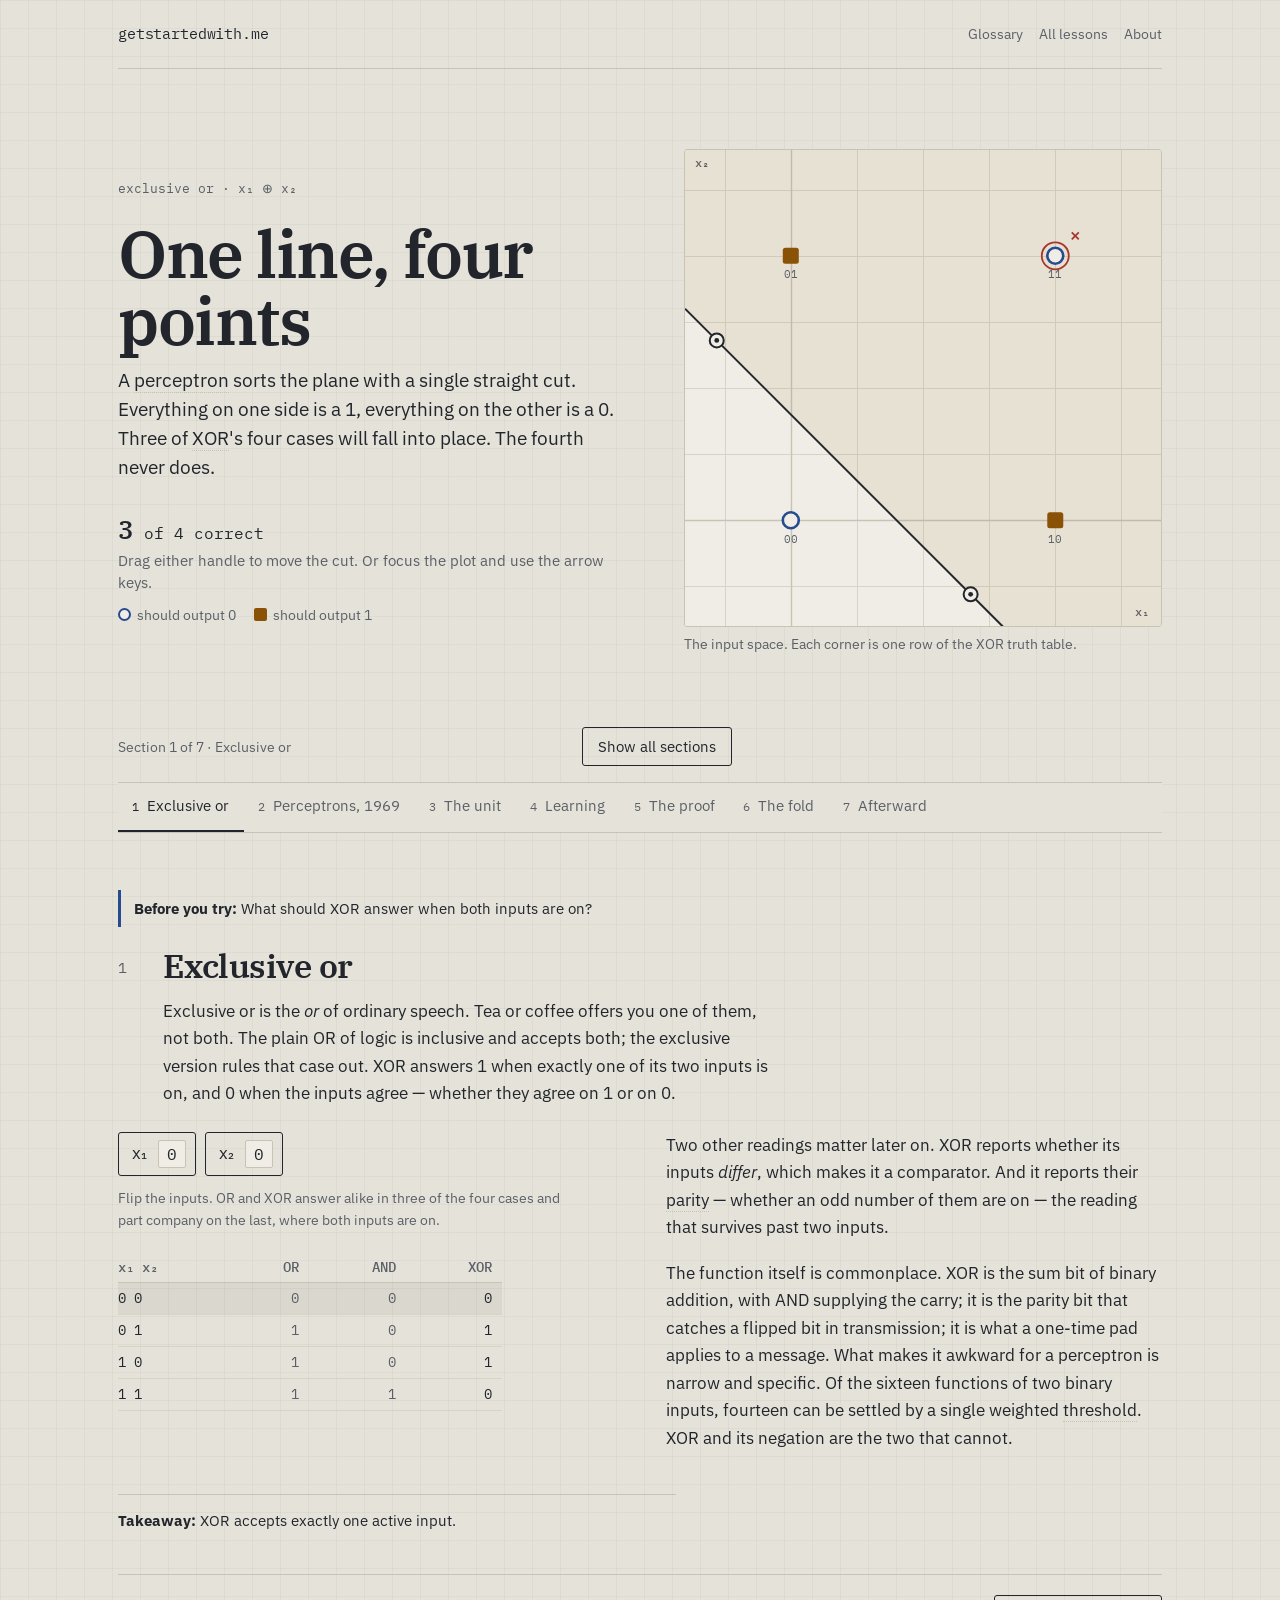
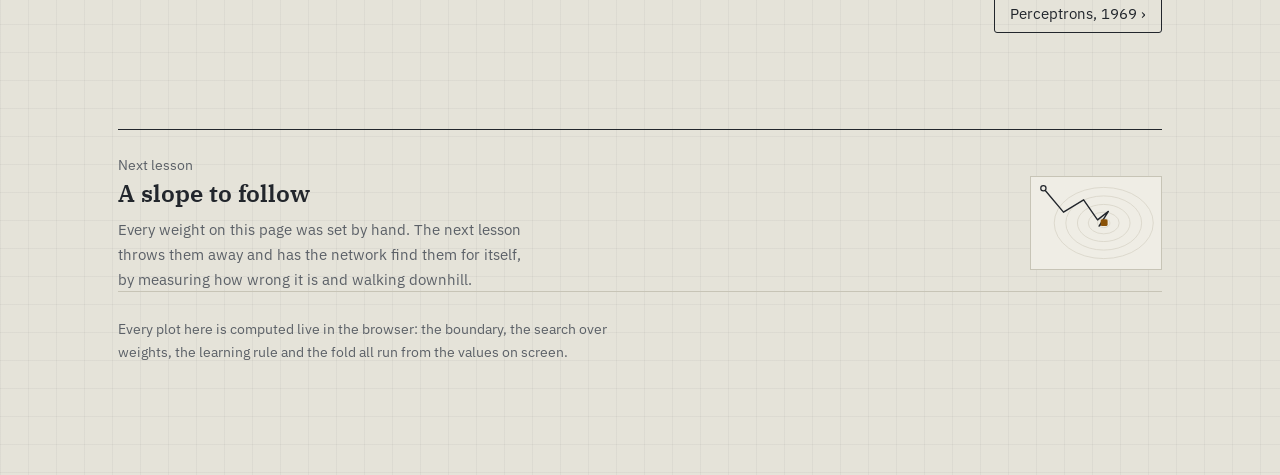
<file: lessons/xor.html>
<!DOCTYPE html>
<html lang="en">
<head>
<meta charset="utf-8">
<meta name="viewport" content="width=device-width, initial-scale=1">
<title>Exclusive or — getstartedwith.me</title>
<meta name="description" content="Why a single-layer perceptron cannot compute XOR, and what a hidden layer changes. A short interactive lesson.">
<link rel="preconnect" href="https://fonts.googleapis.com">
<link rel="preconnect" href="https://fonts.gstatic.com" crossorigin>
<link href="https://fonts.googleapis.com/css2?family=IBM+Plex+Mono:wght@400;500&family=IBM+Plex+Sans:wght@400;500;600&family=IBM+Plex+Serif:wght@600&display=swap" rel="stylesheet">
<link rel="icon" href="../favicon.ico" sizes="32x32">
<link rel="icon" href="../favicon.svg" type="image/svg+xml">
<link rel="stylesheet" href="../assets/site.css">
<style>
#xor-table td:not(.hi):not(:first-child){color:var(--ink-2)}
#xor-table tr.live td{background:rgba(34,38,44,.06)}
</style>
</head>
<body>
<main>

<div class="topbar">
  <a class="wordmark" href="../index.html">getstartedwith.me</a>
  <nav>
    <a class="away" href="../glossary.html" target="_blank" rel="noopener" title="Open the full glossary in a new tab">Glossary</a>
    <a class="away" href="../index.html">All lessons</a>
    <a class="away" href="../about.html">About</a>
  </nav>
</div>


<header class="hero">
  <div class="hero-grid">
    <div class="hero-text">
    <div class="hero-intro">
      <p class="kicker">exclusive or · x₁ ⊕ x₂</p>
      <h1>One line, four points</h1>
      <p class="lede">A <a class="term" href="../glossary.html#perceptron">perceptron</a> sorts the plane with a single straight cut. Everything on one side is a 1, everything on the other is a 0. Three of <a class="term" href="../glossary.html#xor">XOR</a>'s four cases will fall into place. The fourth never does.</p>
    </div>
    <div class="hero-meta">
      <p class="readout"><b id="hero-score">3</b> of 4 correct</p>
      <p class="msg" id="hero-msg">Drag either handle to move the cut. Or focus the plot and use the arrow keys.</p>
      <div class="legend">
        <span><i class="swatch zero"></i>should output 0</span>
        <span><i class="swatch one"></i>should output 1</span>
      </div>
    </div>
    </div>
    <figure class="hero-fig">
      <div class="window">
        <canvas id="hero-plot" class="drag-canvas" tabindex="0" role="img"
          aria-label="Interactive plot: the four XOR cases in the unit square with a draggable decision line. Arrow keys move the line; left and right rotate it."></canvas>
      </div>
      <figcaption>The input space. Each corner is one row of the XOR truth table.</figcaption>
    </figure>
  </div>
</header>

<div id="rail-top"></div>
<div class="rail" id="rail" role="tablist" aria-label="Sections"></div>

<section id="xor" class="panel" role="tabpanel" aria-labelledby="tab-xor">
  <p class="experiment-prompt"><strong>Before you try:</strong> What should XOR answer when both inputs are on?</p>
  <div class="sec-head">
    <div class="sec-num">1</div>
    <div>
      <h2>Exclusive or</h2>
      <p>Exclusive or is the <em>or</em> of ordinary speech. Tea or coffee offers you one of them, not both. The plain OR of logic is inclusive and accepts both; the exclusive version rules that case out. XOR answers 1 when exactly one of its two inputs is on, and 0 when the inputs agree — whether they agree on 1 or on 0.</p>
    </div>
  </div>

  <div class="split">
    <div class="stack">
      <div id="board">
        <div class="switches">
          <button type="button" class="bit" data-bit="0" aria-pressed="false"><span>x₁</span><span class="bv">0</span></button>
          <button type="button" class="bit" data-bit="1" aria-pressed="false"><span>x₂</span><span class="bv">0</span></button>
        </div>
        <p class="note" style="margin:.7rem 0 0">Flip the inputs. OR and XOR answer alike in three of the four cases and part company on the last, where both inputs are on.</p>
      </div>

      <table id="xor-table">
        <thead><tr><th>x₁ x₂</th><th>OR</th><th>AND</th><th class="hi">XOR</th></tr></thead>
        <tbody>
          <tr data-row="0"><td>0 0</td><td>0</td><td>0</td><td class="hi">0</td></tr>
          <tr data-row="1"><td>0 1</td><td>1</td><td>0</td><td class="hi">1</td></tr>
          <tr data-row="2"><td>1 0</td><td>1</td><td>0</td><td class="hi">1</td></tr>
          <tr data-row="3"><td>1 1</td><td>1</td><td>1</td><td class="hi">0</td></tr>
        </tbody>
      </table>
    </div>

    <div>
      <p>Two other readings matter later on. XOR reports whether its inputs <em>differ</em>, which makes it a comparator. And it reports their <a class="term" href="../glossary.html#parity">parity</a> — whether an odd number of them are on — the reading that survives past two inputs.</p>
      <p>The function itself is commonplace. XOR is the sum bit of binary addition, with AND supplying the carry; it is the parity bit that catches a flipped bit in transmission; it is what a one-time pad applies to a message. What makes it awkward for a perceptron is narrow and specific. Of the sixteen functions of two binary inputs, fourteen can be settled by a single weighted <a class="term" href="../glossary.html#threshold">threshold</a>. XOR and its negation are the two that cannot.</p>
    </div>
  </div>
  <p class="takeaway"><strong>Takeaway:</strong> XOR accepts exactly one active input.</p>
</section>

<section id="brief" class="panel brief" role="tabpanel" aria-labelledby="tab-brief">
  <p class="experiment-prompt"><strong>Before you try:</strong> What would a single unit need to separate?</p>
  <div class="sec-head">
    <div class="sec-num">2</div>
    <div>
      <h2>The problem, as Minsky and Papert posed it</h2>
      <p>A perceptron in their sense is not a single unit but a small machine: an array of input points, a layer of predicates that each see only part of it, and one threshold unit taking a weighted vote of what the predicates report. Their question: how much of the input must a single predicate see before that vote can come out right? They called that number the <em>order</em> of the function.</p>
      <p>AND, OR and majority have order 1 — one point apiece is enough. XOR does not, and it is the small case of a heavy result: parity has order equal to the entire input. No amount of local evidence, however weighted, settles it. XOR is the version you can draw.</p>
      <p class="cite">Marvin Minsky and Seymour Papert, <em>Perceptrons: An Introduction to Computational Geometry</em> (MIT Press, 1969; expanded edition 1988). The order results run through Part I; parity and connectedness, not XOR, are the book's real subjects.</p>
    </div>
  </div>
  <p class="takeaway"><strong>Takeaway:</strong> The question is whether one straight boundary can separate the two pairs.</p>
</section>

<section id="unit" class="panel" role="tabpanel" aria-labelledby="tab-unit">
  <p class="experiment-prompt"><strong>Before you try:</strong> Can changing the weights make all four XOR answers correct?</p>
  <div class="sec-head">
    <div class="sec-num">3</div>
    <div>
      <h2>What the unit actually does</h2>
      <p>A perceptron multiplies each input by a <a class="term" href="../glossary.html#weight">weight</a>, adds a <a class="term" href="../glossary.html#bias">bias</a>, and fires when the total clears zero. The weights tilt the boundary, the bias slides it — but the boundary is always a straight line, and that is all the unit can represent. Choose a target and try to place it.</p>
    </div>
  </div>

  <div class="split wide-left">
    <figure>
      <div class="window"><canvas id="unit-plot" role="img" aria-label="Decision boundary for the current weights, with the four cases marked correct or incorrect."></canvas></div>
      <figcaption id="unit-cap">Shaded region: inputs the unit answers 1.</figcaption>
    </figure>

    <div class="stack">
      <div>
        <h3>Target function</h3>
        <div class="segmented" id="unit-target" role="group" aria-label="Target function">
          <button type="button" data-fn="AND" aria-pressed="false">AND</button>
          <button type="button" data-fn="OR" aria-pressed="false">OR</button>
          <button type="button" data-fn="NAND" aria-pressed="false">NAND</button>
          <button type="button" data-fn="XOR" aria-pressed="true">XOR</button>
        </div>
      </div>

      <div>
        <p class="formula" id="unit-formula">y = step( 1.00·x₁ + 1.00·x₂ − 0.40 )</p>
        <div class="ctl">
          <label for="w1">w₁</label><input id="w1" type="range" min="-2" max="2" step="0.02" value="1"><output id="w1o">1.00</output>
          <label for="w2">w₂</label><input id="w2" type="range" min="-2" max="2" step="0.02" value="1"><output id="w2o">1.00</output>
          <label for="bb">b</label><input id="bb" type="range" min="-3" max="3" step="0.02" value="-0.4"><output id="bbo">−0.40</output>
        </div>
      </div>

      <table id="unit-table">
        <thead><tr><th>x₁ x₂</th><th>target</th><th>w·x + b</th><th>y</th><th></th></tr></thead>
        <tbody></tbody>
      </table>

      <div class="row">
        <button class="btn" id="unit-search" type="button">Search all weights</button>
        <span class="readout" id="unit-score">3 / 4</span>
      </div>
      <p class="msg" id="unit-msg"></p>
    </div>
  </div>
  <p class="takeaway"><strong>Takeaway:</strong> Trying settings suggests a limit; the proof later establishes it.</p>
</section>

<section id="train" class="panel" role="tabpanel" aria-labelledby="tab-train">
  <p class="experiment-prompt"><strong>Before you try:</strong> Will more corrections solve XOR with this architecture?</p>
  <div class="sec-head">
    <div class="sec-num">4</div>
    <div>
      <h2>Let it train itself</h2>
      <p>The perceptron learning rule repairs mistakes one case at a time: when the unit answers wrongly, push the weights a step toward the right answer. Rosenblatt proved this always terminates — as long as some separating line exists. Run it on a function that has one, then on the one that doesn't.</p>
    </div>
  </div>

  <div class="split wide-left">
    <figure>
      <div class="window"><canvas id="train-plot" role="img" aria-label="The decision boundary moving as the learning rule updates the weights."></canvas></div>
      <figcaption>The line as the rule moves it. A flashing ring marks the case being checked.</figcaption>
    </figure>

    <div class="stack">
      <div>
        <h3>Train on</h3>
        <div class="segmented" id="train-target" role="group" aria-label="Function to train on">
          <button type="button" data-fn="AND" aria-pressed="true">AND</button>
          <button type="button" data-fn="OR" aria-pressed="false">OR</button>
          <button type="button" data-fn="XOR" aria-pressed="false">XOR</button>
        </div>
      </div>

      <div class="row">
        <button class="btn" id="train-run" type="button">Start training</button>
        <button class="btn" id="train-step" type="button">One update</button>
        <button class="btn" id="train-reset" type="button">Reset weights</button>
      </div>

      <p class="readout" id="train-stats">0 passes, 0 weight updates</p>
      <p class="formula" id="train-formula">y = step( 0.00·x₁ + 0.00·x₂ + 0.00 )</p>

      <figure>
        <div class="window"><canvas id="train-trace" class="trace" role="img" aria-label="Chart of how many of the four cases were wrong on each pass through the data."></canvas></div>
        <figcaption>Mistakes on each pass through the four cases.</figcaption>
      </figure>

      <p class="msg" id="train-msg">AND is separable, so this settles quickly and stops.</p>
    </div>
  </div>
  <p class="takeaway"><strong>Takeaway:</strong> A learning rule cannot create a function the unit cannot represent.</p>
</section>

<section id="proof" class="panel" role="tabpanel" aria-labelledby="tab-proof">
  <p class="experiment-prompt"><strong>Before you try:</strong> Can both pairs lie on their required sides of one line?</p>
  <div class="sec-head">
    <div class="sec-num">5</div>
    <div>
      <h2>The reason, in four lines</h2>
      <p>The failure isn't a matter of searching harder. Read each row of the XOR <a class="term" href="../glossary.html#truth-table">truth table</a> as a demand on the weights and the four demands turn out to contradict each other.</p>
    </div>
  </div>

  <div class="split">
    <div class="stack">
      <ol class="proof" id="proof-list">
        <li class="on">b &lt; 0<span class="why">from x = (0,0), which must output 0</span></li>
        <li class="on">w₁ + b ≥ 0<span class="why">from x = (1,0), which must output 1</span></li>
        <li class="on">w₂ + b ≥ 0<span class="why">from x = (0,1), which must output 1</span></li>
        <li class="on">w₁ + w₂ + b &lt; 0<span class="why">from x = (1,1), which must output 0</span></li>
        <li id="p5">w₁ + w₂ + 2b ≥ 0<span class="why">add the second and third lines</span></li>
        <li id="p6">w₁ + w₂ + b ≥ −b &gt; 0<span class="why">move one b across; the first line says −b is positive</span></li>
        <li id="p7" class="punch">w₁ + w₂ + b is both positive and negative<span class="why">which no three numbers can arrange</span></li>
      </ol>
      <div class="row">
        <button class="btn" id="proof-next" type="button">Combine the lines</button>
        <button class="btn" id="proof-reset" type="button">Start over</button>
      </div>
      <p class="note">The same argument works for any threshold, any sign convention, any scaling of the weights. No tuning is at fault; the four demands are inconsistent.</p>
    </div>

    <figure>
      <svg viewBox="0 0 320 300" width="100%" role="img" aria-label="The unit square with its two diagonals drawn. The segment joining the two 1-corners crosses the segment joining the two 0-corners.">
        <g fill="none" stroke="#C7C4B6" stroke-width="1">
          <rect x="60" y="50" width="180" height="180"/>
        </g>
        <line x1="60" y1="230" x2="240" y2="50" stroke="#274B8F" stroke-width="2" stroke-dasharray="5 4"/>
        <line x1="60" y1="50" x2="240" y2="230" stroke="#8A5206" stroke-width="2"/>
        <circle cx="150" cy="140" r="4.5" fill="#A8382B"/>
        <circle cx="60" cy="230" r="7" fill="#EFEDE5" stroke="#274B8F" stroke-width="2.5"/>
        <circle cx="240" cy="50" r="7" fill="#EFEDE5" stroke="#274B8F" stroke-width="2.5"/>
        <rect x="53" y="43" width="14" height="14" fill="#8A5206" rx="2"/>
        <rect x="233" y="223" width="14" height="14" fill="#8A5206" rx="2"/>
        <g font-family="IBM Plex Mono, monospace" font-size="12" fill="#5B6067">
          <text x="46" y="252" text-anchor="middle">0,0</text>
          <text x="254" y="252" text-anchor="middle">1,0</text>
          <text x="46" y="36" text-anchor="middle">0,1</text>
          <text x="254" y="36" text-anchor="middle">1,1</text>
          <text x="141" y="128" fill="#A8382B" text-anchor="end" font-size="11">they cross here</text>
        </g>
      </svg>
      <figcaption>The two 1s sit at opposite corners; so do the two 0s. If a line kept both 1s on one side, it would keep the whole segment between them on that side — crossing point included. The same argument for the 0s puts that crossing point on the other side. One point, two sides.</figcaption>
    </figure>
  </div>
  <p class="takeaway"><strong>Takeaway:</strong> The incompatible inequalities prove that a single threshold unit cannot compute XOR.</p>
</section>

<section id="fold" class="panel" role="tabpanel" aria-labelledby="tab-fold">
  <p class="experiment-prompt"><strong>Before you try:</strong> What changes if the output reads hidden features instead of raw inputs?</p>
  <div class="sec-head">
    <div class="sec-num">6</div>
    <div>
      <h2>Give it a place to bend</h2>
      <p>Put two units between the inputs and the output. Each one is still just a straight cut — nothing has become more expressive on its own. What changes is that their two outputs become the coordinates the last unit reads. Slide the control and watch where the four cases end up.</p>
    </div>
  </div>

  <div class="split wide-left">
    <figure>
      <div class="window"><canvas id="fold-plot" role="img" aria-label="The four cases moving from input space into the space of the two hidden unit outputs, where a separating line appears."></canvas></div>
      <figcaption id="fold-cap">Input space. Axes are x₁ and x₂.</figcaption>
    </figure>

    <div class="stack">
      <div class="ctl" style="grid-template-columns:auto 1fr auto">
        <label for="morph">fold</label>
        <input id="morph" type="range" min="0" max="100" step="1" value="0" aria-label="Morph from input space to hidden space">
        <output id="morpho">0%</output>
      </div>
      <div class="row">
        <button class="btn" id="fold-play" type="button">Fold the space</button>
      </div>

      <div>
        <h3>Hidden unit activation</h3>
        <div class="segmented" id="fold-act" role="group" aria-label="Hidden unit activation">
          <button type="button" data-act="step" aria-pressed="true">step</button>
          <button type="button" data-act="soft" aria-pressed="false">sigmoid</button>
          <button type="button" data-act="none" aria-pressed="false">none</button>
        </div>
      </div>

      <svg viewBox="0 0 300 150" width="100%" style="max-width:300px" role="img"
        aria-label="Network diagram: inputs x1 and x2 both feed hidden units h1 and h2, which feed the output unit y.">
        <g stroke="#5B6067" stroke-width="1.2">
          <line x1="42" y1="40" x2="128" y2="40"/><line x1="42" y1="40" x2="128" y2="110"/>
          <line x1="42" y1="110" x2="128" y2="40"/><line x1="42" y1="110" x2="128" y2="110"/>
          <line x1="172" y1="40" x2="248" y2="75"/><line x1="172" y1="110" x2="248" y2="75"/>
        </g>
        <g fill="#EFEDE5" stroke="#22262C" stroke-width="1.6">
          <circle cx="30" cy="40" r="15"/><circle cx="30" cy="110" r="15"/>
          <circle cx="150" cy="40" r="18"/><circle cx="150" cy="110" r="18"/>
          <circle cx="262" cy="75" r="15"/>
        </g>
        <g font-family="IBM Plex Mono, monospace" font-size="12" fill="#22262C" text-anchor="middle">
          <text x="30" y="44">x₁</text><text x="30" y="114">x₂</text>
          <text x="150" y="44">h₁</text><text x="150" y="114">h₂</text><text x="262" y="79">y</text>
        </g>
        <g font-family="IBM Plex Mono, monospace" font-size="10.5" fill="#5B6067" text-anchor="middle">
          <text x="150" y="16">fires at one or more</text>
          <text x="150" y="142">fires only at two</text>
        </g>
      </svg>

      <table id="fold-table">
        <thead><tr><th>x₁ x₂</th><th>h₁</th><th>h₂</th><th>y</th><th>XOR</th></tr></thead>
        <tbody></tbody>
      </table>

      <p class="formula" id="fold-formula">h₁ = step(x₁ + x₂ − 0.5)
h₂ = step(x₁ + x₂ − 1.5)</p>
      <p class="msg" id="fold-msg"></p>
    </div>
  </div>

  <div class="split" style="margin-top:2.2rem">
    <p class="note">Both hidden units read the same quantity: how many inputs are on. One fires at a count of one or more, the other only at two. Between them they turn the count into a two-bit code — 00, 10, 11 — and in that code the two awkward cases, (0,1) and (1,0), land in exactly the same place. Once they are the same point, no line needs to separate them.</p>
    <p class="note">Set the activation to <em>none</em> and the fold disappears. Two linear maps compose into one linear map, so the network collapses back to a single cut and the ceiling returns to three. The layer is not what bought the extra power. The bend inside it did.</p>
  </div>
  <p class="takeaway"><strong>Takeaway:</strong> A hidden layer can map the cases to a space where a straight boundary works.</p>
</section>

<section id="close" class="panel" role="tabpanel" aria-labelledby="tab-close">
  <p class="experiment-prompt"><strong>Before you try:</strong> Does building a working network tell us how to learn its weights?</p>
  <div class="sec-head">
    <div class="sec-num">7</div>
    <div>
      <h2>What the second layer changed</h2>
    </div>
  </div>
  <div class="split">
    <div>
      <p>A single-layer perceptron can ask only one question: which side of a line is this point on? Whatever cannot be split that way lies beyond what the architecture can express, and no amount of training reaches it. The limit belongs to the model, not to the optimizer.</p>
      <p>A <a class="term" href="../glossary.html#hidden-layer">hidden layer</a> with a nonlinearity lets the network re-plot its inputs before the final cut. Each hidden unit still contributes a straight boundary, but together they can carve out a corner, a stripe, or an island. Enough hidden units and you can approximate any reasonable decision region to whatever tolerance you like.</p>
    </div>
    <div>
      <p>The book is more careful than its reputation. Minsky and Papert observed in passing that a universal computer could be assembled out of linear threshold units, so the power of layered machines was never the question. What they doubted, in a short section near the end, was that a learning theory as clean as the perceptron rule would extend to them. Their phrase was <q>our intuitive judgment that the extension is sterile</q>, and they invited their readers to refute it.</p>
      <p>The <a class="term" href="../glossary.html#step-function">step function</a> is part of the difficulty: its <a class="term" href="../glossary.html#gradient">gradient</a> is zero almost everywhere, so nothing tells a hidden unit which way to lean. Replacing it with a smooth function, as the <a class="term" href="../glossary.html#sigmoid">sigmoid</a> setting above does, restores that signal, and <a class="term" href="../glossary.html#backpropagation">backpropagation</a> (Rumelhart, Hinton and Williams, 1986) uses it to assign <a class="term" href="../glossary.html#credit-assignment">credit</a> through the hidden layer. The two-unit XOR network is the smallest case that needs that machinery, and the next lesson runs it — the same two hidden units and the same fold, but with every weight found rather than given.</p>
    </div>
  </div>
  <p class="takeaway"><strong>Takeaway:</strong> Representing a function and finding its parameters are separate problems.</p>
</section>

<a class="nextup" href="backprop.html">
  <div>
    <p class="lab">Next lesson</p>
    <span class="ttl">A slope to follow</span>
    <p class="say">Every weight on this page was set by hand. The next lesson throws them away and has the network find them for itself, by measuring how wrong it is and walking downhill.</p>
  </div>
  <svg viewBox="0 0 168 118" aria-hidden="true">
    <g fill="none" stroke="#D7D4C7" stroke-width="1">
      <ellipse cx="94" cy="59" rx="64" ry="46"/>
      <ellipse cx="94" cy="59" rx="49" ry="35"/>
      <ellipse cx="94" cy="59" rx="34" ry="24"/>
      <ellipse cx="94" cy="59" rx="20" ry="14"/>
      <ellipse cx="94" cy="59" rx="8" ry="6"/>
    </g>
    <polyline points="16,14 42,45 68,29 86,55 100,44 88,63 95,57" fill="none"
      stroke="#22262C" stroke-width="1.8" stroke-linejoin="round" stroke-linecap="round"/>
    <circle cx="16" cy="14" r="3.4" fill="#EFEDE5" stroke="#22262C" stroke-width="1.6"/>
    <rect x="90" y="54" width="9" height="9" rx="2" fill="#8A5206"/>
  </svg>
</a>

<footer>
  <p>Every plot here is computed live in the browser: the boundary, the search over weights, the learning rule and the fold all run from the values on screen.</p>
</footer>

</main>
<script src="../assets/glossary-data.js"></script>
<script src="../assets/lesson.js"></script>
<script>
"use strict";

const PTS   = [[0,0],[0,1],[1,0],[1,1]];
const NAMES = ["00","01","10","11"];
const FN = { AND:[0,0,0,1], OR:[0,1,1,1], NAND:[1,1,1,0], XOR:[0,1,1,0] };

/* ============================ hero ============================ */

(function hero(){
  const cv = document.getElementById("hero-plot");
  const p  = Plot(cv, [-0.4,1.4,-0.4,1.4]);
  const scoreEl = document.getElementById("hero-score");
  const msgEl   = document.getElementById("hero-msg");
  const labels  = FN.XOR;

  let A = [-0.28, 0.68], B = [0.68, -0.28];
  let drag = null, touched = false, reached3 = false;

  function weights(){
    const dx = B[0]-A[0], dy = B[1]-A[1];
    let w1 = dy, w2 = -dx;
    let b  = -(w1*A[0] + w2*A[1]);
    // orient the "1" side to whichever assignment scores better
    const s1 = score(w1,w2,b), s2 = score(-w1,-w2,-b);
    return s2 > s1 ? [-w1,-w2,-b] : [w1,w2,b];
  }
  function score(w1,w2,b){
    let s = 0;
    for(let i=0;i<4;i++) if(step(w1*PTS[i][0] + w2*PTS[i][1] + b) === labels[i]) s++;
    return s;
  }

  function draw(){
    const [w1,w2,b] = weights();
    field(p, "x₁", "x₂");
    drawBoundary(p, w1, w2, b);
    for(let i=0;i<4;i++){
      const ok = step(w1*PTS[i][0] + w2*PTS[i][1] + b) === labels[i];
      drawPoint(p, PTS[i][0], PTS[i][1], labels[i], !ok, NAMES[i]);
    }
    // handles
    const g = p.ctx;
    [A,B].forEach(h => {
      g.fillStyle = C.field; g.strokeStyle = C.ink; g.lineWidth = 2;
      g.beginPath(); g.arc(p.X(h[0]), p.Y(h[1]), 7, 0, Math.PI*2); g.fill(); g.stroke();
      g.fillStyle = C.ink;
      g.beginPath(); g.arc(p.X(h[0]), p.Y(h[1]), 2.4, 0, Math.PI*2); g.fill();
    });

    const s = score(w1,w2,b);
    scoreEl.textContent = s;
    if(s === 3 && touched && !reached3){
      reached3 = true;
      msgEl.innerHTML = "Three is the ceiling. Nothing here reaches four, and <a href=\"#proof\">the proof</a> says why.";
      msgEl.classList.add("hit");
    }
  }

  function nearest(pt){
    const d = h => Math.hypot(p.X(h[0])-p.X(pt[0]), p.Y(h[1])-p.Y(pt[1]));
    const dA = d(A), dB = d(B);
    if(Math.min(dA,dB) > 26) return null;
    return dA <= dB ? "A" : "B";
  }

  cv.addEventListener("pointerdown", e => {
    const pt = pointerPos(p, e);
    drag = nearest(pt);
    if(drag){ cv.setPointerCapture(e.pointerId); touched = true; e.preventDefault(); }
  });
  cv.addEventListener("pointermove", e => {
    if(!drag) return;
    const pt = pointerPos(p, e);
    const h = [clamp(pt[0], p.view[0], p.view[1]), clamp(pt[1], p.view[2], p.view[3])];
    if(drag === "A") A = h; else B = h;
    draw();
  });
  ["pointerup","pointercancel"].forEach(ev => cv.addEventListener(ev, () => { drag = null; }));

  cv.addEventListener("keydown", e => {
    const k = e.key, d = 0.05;
    let mx = 0, my = 0, rot = 0;
    if(k === "ArrowUp") my = d;
    else if(k === "ArrowDown") my = -d;
    else if(k === "ArrowRight") rot = 0.08;
    else if(k === "ArrowLeft") rot = -0.08;
    else return;
    e.preventDefault();
    touched = true;
    if(rot){
      const cx = (A[0]+B[0])/2, cy = (A[1]+B[1])/2, c = Math.cos(rot), s = Math.sin(rot);
      [A,B].forEach(h => {
        const x = h[0]-cx, y = h[1]-cy;
        h[0] = cx + x*c - y*s; h[1] = cy + x*s + y*c;
      });
    } else {
      A = [A[0]+mx, A[1]+my]; B = [B[0]+mx, B[1]+my];
    }
    draw();
  });

  redraws.push(() => { p.fit(); draw(); });
  draw();
})();

/* ============================ 1. exclusive or ============================ */

(function board(){
  const wrap = document.getElementById("board");
  const btns = Array.prototype.slice.call(wrap.querySelectorAll(".bit"));
  const rows = Array.prototype.slice.call(document.querySelectorAll("#xor-table tbody tr"));
  const bits = [0,0];
  function render(){
    btns.forEach((b,i) => {
      b.setAttribute("aria-pressed", String(!!bits[i]));
      b.querySelector(".bv").textContent = bits[i];
    });
    const at = bits[0]*2 + bits[1];
    rows.forEach((r,i) => r.classList.toggle("live", i === at));
  }
  btns.forEach((b,i) => b.addEventListener("click", () => { bits[i] = bits[i] ? 0 : 1; render(); }));
  render();
})();

/* ============================ 2. the unit ============================ */

(function unit(){
  const cv = document.getElementById("unit-plot");
  const p  = Plot(cv, [-0.4,1.4,-0.4,1.4]);
  const sl = { w1:document.getElementById("w1"), w2:document.getElementById("w2"), b:document.getElementById("bb") };
  const ou = { w1:document.getElementById("w1o"), w2:document.getElementById("w2o"), b:document.getElementById("bbo") };
  const tbody   = document.querySelector("#unit-table tbody");
  const formula = document.getElementById("unit-formula");
  const scoreEl = document.getElementById("unit-score");
  const msgEl   = document.getElementById("unit-msg");
  const searchBtn = document.getElementById("unit-search");
  const group   = document.getElementById("unit-target");

  let fn = "XOR";

  function vals(){ return [parseFloat(sl.w1.value), parseFloat(sl.w2.value), parseFloat(sl.b.value)]; }

  function render(){
    const [w1,w2,b] = vals();
    const labels = FN[fn];
    ou.w1.textContent = num(w1); ou.w2.textContent = num(w2); ou.b.textContent = num(b);
    formula.textContent = "y = step( " + num(w1) + "·x₁ + " + num(w2) + "·x₂ " + signed(b) + " )";

    field(p, "x₁", "x₂");
    drawBoundary(p, w1, w2, b);
    let s = 0, rows = "";
    for(let i=0;i<4;i++){
      const z = w1*PTS[i][0] + w2*PTS[i][1] + b;
      const y = step(z), ok = y === labels[i];
      if(ok) s++;
      drawPoint(p, PTS[i][0], PTS[i][1], labels[i], !ok, NAMES[i]);
      rows += "<tr class='" + (ok ? "" : "bad") + "'><td>" + PTS[i][0] + " " + PTS[i][1] + "</td><td>" +
              labels[i] + "</td><td>" + num(z) + "</td><td>" + y + "</td><td class='mark'>" +
              (ok ? "" : "\u2715") + "</td></tr>";
    }
    tbody.innerHTML = rows;
    scoreEl.textContent = s + " / 4";
  }

  function setFn(next){
    fn = next;
    Array.prototype.forEach.call(group.querySelectorAll("button"), b =>
      b.setAttribute("aria-pressed", String(b.dataset.fn === fn)));
    msgEl.textContent = "";
    msgEl.classList.remove("hit");
    render();
  }

  group.addEventListener("click", e => {
    const b = e.target.closest("button");
    if(b) setFn(b.dataset.fn);
  });
  Object.keys(sl).forEach(k => sl[k].addEventListener("input", () => {
    msgEl.textContent = ""; msgEl.classList.remove("hit"); render();
  }));

  searchBtn.addEventListener("click", () => {
    const labels = FN[fn];
    let best = { s:-1 }, tried = 0;
    for(let a=-2; a<=2.0001; a+=0.1)
      for(let c=-2; c<=2.0001; c+=0.1)
        for(let d=-3; d<=3.0001; d+=0.1){
          tried++;
          let s = 0;
          for(let i=0;i<4;i++) if(step(a*PTS[i][0] + c*PTS[i][1] + d) === labels[i]) s++;
          if(s > best.s) best = { s:s, a:a, c:c, d:d };
        }
    sl.w1.value = best.a.toFixed(2);
    sl.w2.value = best.c.toFixed(2);
    sl.b.value  = best.d.toFixed(2);
    render();
    const n = tried.toLocaleString();
    msgEl.innerHTML = best.s === 4
      ? "Found in a sweep of " + n + " weight settings: " + fn + " needs only one line."
      : "Swept " + n + " weight settings. The best of them gets 3 of 4 — and a finer sweep would not help. " +
        "<a href=\"#proof\">The proof</a> says why.";
    msgEl.classList.add("hit");
  });

  redraws.push(() => { p.fit(); render(); });
  setFn("XOR");
})();

/* ============================ 3. learning ============================ */

(function train(){
  const cv = document.getElementById("train-plot");
  const tc = document.getElementById("train-trace");
  const p  = Plot(cv, [-0.4,1.4,-0.4,1.4]);
  const tp = Plot(tc, [0,1,0,1]);
  const group   = document.getElementById("train-target");
  const runBtn  = document.getElementById("train-run");
  const stepBtn = document.getElementById("train-step");
  const resetBtn= document.getElementById("train-reset");
  const stats   = document.getElementById("train-stats");
  const formula = document.getElementById("train-formula");
  const msg     = document.getElementById("train-msg");

  const LR = 0.35;
  let fn = "AND";
  const W0 = [-0.78, 0.52], B0 = 0.43;
  let w = W0.slice(), b = B0, idx = 0, passes = 0, updates = 0;
  let errsThisPass = 0, trace = [], running = false, done = false, last = 0, flash = -1;

  function reset(keepMsg){
    w = W0.slice(); b = B0; idx = 0; passes = 0; updates = 0;
    errsThisPass = 0; trace = []; done = false; flash = -1;
    running = false; runBtn.textContent = "Start training";
    if(!keepMsg) msg.classList.remove("hit");
    render();
  }

  function update(){
    if(done) return;
    const labels = FN[fn];
    const x = PTS[idx], t = labels[idx];
    const y = step(w[0]*x[0] + w[1]*x[1] + b);
    flash = idx;
    if(y !== t){
      const e = t - y;
      w[0] += LR*e*x[0]; w[1] += LR*e*x[1]; b += LR*e;
      updates++; errsThisPass++;
    }
    idx++;
    if(idx === 4){
      idx = 0; passes++;
      trace.push(errsThisPass);
      if(trace.length > 44) trace.shift();
      if(errsThisPass === 0){
        done = true; running = false;
        runBtn.textContent = "Start training";
        msg.textContent = "Settled after " + plural(passes,"pass") + " and " + plural(updates,"weight update") +
          ". A full pass with no mistakes means the line has stopped moving for good.";
        msg.classList.add("hit");
      } else if(passes >= 30 && fn === "XOR"){
        msg.textContent = "Thirty passes, still wrong on " + errsThisPass +
          " of four, and the mistake count never reaches zero. The rule is working exactly as specified — it is the line that cannot exist.";
        msg.classList.add("hit");
      }
      errsThisPass = 0;
    }
    render();
  }

  function render(){
    const labels = FN[fn];
    field(p, "x₁", "x₂");
    drawBoundary(p, w[0], w[1], b);
    for(let i=0;i<4;i++){
      const ok = step(w[0]*PTS[i][0] + w[1]*PTS[i][1] + b) === labels[i];
      drawPoint(p, PTS[i][0], PTS[i][1], labels[i], !ok, NAMES[i]);
      if(i === flash){
        const g = p.ctx;
        g.strokeStyle = C.ink; g.lineWidth = 1.4; g.setLineDash([3,3]);
        g.beginPath(); g.arc(p.X(PTS[i][0]), p.Y(PTS[i][1]), 15, 0, Math.PI*2); g.stroke();
        g.setLineDash([]);
      }
    }
    stats.textContent = plural(passes,"pass") + ", " + plural(updates,"weight update");
    formula.textContent = "y = step( " + num(w[0]) + "·x₁ + " + num(w[1]) + "·x₂ " + signed(b) + " )";
    drawTrace();
  }

  function drawTrace(){
    const g = tp.ctx;
    g.clearRect(0,0,tp.w,tp.h);
    g.fillStyle = C.field; g.fillRect(0,0,tp.w,tp.h);
    const padL = 26, padB = 16, padT = 10;
    const h = tp.h - padB - padT, wid = tp.w - padL - 8;

    g.strokeStyle = C.grid; g.lineWidth = 1;
    g.font = '400 10px "IBM Plex Mono", monospace';
    g.fillStyle = C.ink2; g.textAlign = "right"; g.textBaseline = "middle";
    for(let v=0; v<=4; v++){
      const y = Math.round(padT + h - h*v/4) + .5;
      g.beginPath(); g.moveTo(padL, y); g.lineTo(tp.w-8, y); g.stroke();
      if(v % 2 === 0) g.fillText(String(v), padL-6, y);
    }
    if(!trace.length){
      g.textAlign = "left"; g.fillStyle = C.ink2;
      g.fillText("no passes yet", padL+6, padT + h/2);
      return;
    }
    const bw = Math.min(16, wid/Math.max(trace.length,8));
    trace.forEach((v,i) => {
      const x = padL + i*bw;
      const bh = h*v/4;
      g.fillStyle = v === 0 ? C.off : C.alert;
      g.fillRect(x+1, padT + h - bh, Math.max(bw-2,2), Math.max(bh,1.5));
    });
    g.fillStyle = C.ink2; g.textAlign = "left"; g.textBaseline = "top";
    g.fillText("pass " + Math.max(passes,1), padL, padT + h + 3);
  }

  function tick(ts){
    if(!running) return;
    if(ts - last > 170){ last = ts; update(); }
    requestAnimationFrame(tick);
  }

  runBtn.addEventListener("click", () => {
    if(done) reset();
    running = !running;
    runBtn.textContent = running ? "Pause" : "Start training";
    if(running){ last = 0; requestAnimationFrame(tick); }
  });
  stepBtn.addEventListener("click", () => {
    running = false; runBtn.textContent = "Start training";
    if(done) reset();
    update();
  });
  resetBtn.addEventListener("click", () => { reset(); msg.textContent = blurb(); });

  function blurb(){
    return fn === "XOR"
      ? "XOR has no separating line, so there is nothing for the rule to converge to. Watch the mistake count refuse to reach zero."
      : fn + " is separable, so this settles quickly and stops on its own.";
  }

  group.addEventListener("click", e => {
    const btn = e.target.closest("button");
    if(!btn) return;
    fn = btn.dataset.fn;
    Array.prototype.forEach.call(group.querySelectorAll("button"), x =>
      x.setAttribute("aria-pressed", String(x.dataset.fn === fn)));
    reset();
    msg.textContent = blurb();
    msg.classList.remove("hit");
  });

  document.addEventListener("panelshow", e => {
    if(e.detail !== "train" && running){ running = false; runBtn.textContent = "Start training"; }
  });

  redraws.push(() => { p.fit(); tp.fit(); render(); });
  msg.textContent = blurb();
  render();
})();

/* ============================ 4. proof ============================ */

(function proof(){
  const steps = ["p5","p6","p7"].map(id => document.getElementById(id));
  const next  = document.getElementById("proof-next");
  const reset = document.getElementById("proof-reset");
  const labels= ["Combine the lines", "Use the first line", "Finish"];
  let at = 0;

  function sync(){
    steps.forEach((el,i) => el.classList.toggle("on", i < at));
    next.textContent = at < 3 ? labels[at] : "Done";
    next.disabled = at >= 3;
  }
  next.addEventListener("click", () => { at = Math.min(at+1, 3); sync(); });
  reset.addEventListener("click", () => { at = 0; sync(); });
  sync();
})();

/* ============================ 5. the fold ============================ */

(function fold(){
  const cv = document.getElementById("fold-plot");
  const p  = Plot(cv, [-0.4,1.4,-0.4,1.4]);
  const morph  = document.getElementById("morph");
  const morpho = document.getElementById("morpho");
  const play   = document.getElementById("fold-play");
  const group  = document.getElementById("fold-act");
  const tbody  = document.querySelector("#fold-table tbody");
  const cap    = document.getElementById("fold-cap");
  const formula= document.getElementById("fold-formula");
  const msg    = document.getElementById("fold-msg");
  const labels = FN.XOR;

  let act = "step";
  const IN_VIEW  = [-0.4,1.4,-0.4,1.4];
  const OUT_VIEW = { step:[-0.4,1.4,-0.4,1.4], soft:[-0.4,1.4,-0.4,1.4], none:[-1.9,1.9,-1.9,1.9] };

  // hidden units: both read x1 + x2, at two different thresholds
  const pre = (x, unit) => x[0] + x[1] + (unit === 0 ? -0.5 : -1.5);
  function hidden(x, mode){
    const a = pre(x,0), b = pre(x,1);
    if(mode === "none") return [a, b];
    if(mode === "soft") return [sig(4*a), sig(4*b)];
    return [step(a), step(b)];
  }
  // smooth stand-in used only for drawing the deformed square
  function hiddenSmooth(x, mode){
    const a = pre(x,0), b = pre(x,1);
    if(mode === "none") return [a, b];
    const k = mode === "soft" ? 4 : 18;
    return [sig(k*a), sig(k*b)];
  }

  function outline(){
    const path = [];
    const N = 34;
    const edges = [[[0,0],[1,0]], [[1,0],[1,1]], [[1,1],[0,1]], [[0,1],[0,0]]];
    edges.forEach(e => {
      for(let i=0;i<N;i++){
        const t = i/N;
        path.push([lerp(e[0][0],e[1][0],t), lerp(e[0][1],e[1][1],t)]);
      }
    });
    return path;
  }
  const SQ = outline();

  function render(){
    const t = parseFloat(morph.value)/100;
    const ov = OUT_VIEW[act];
    for(let i=0;i<4;i++) p.view[i] = lerp(IN_VIEW[i], ov[i], t);

    const xl = t < 0.5 ? "x₁" : "h₁", yl = t < 0.5 ? "x₂" : "h₂";
    field(p, xl, yl);

    const mapped = PTS.map(x => hidden(x, act));
    const pos = PTS.map((x,i) => [lerp(x[0], mapped[i][0], t), lerp(x[1], mapped[i][1], t)]);

    // the deforming unit square
    const g = p.ctx;
    g.strokeStyle = "rgba(34,38,44,.28)";
    g.lineWidth = 1.3;
    g.setLineDash([4,3]);
    g.beginPath();
    SQ.forEach((x,i) => {
      const m = hiddenSmooth(x, act);
      const px = p.X(lerp(x[0], m[0], t)), py = p.Y(lerp(x[1], m[1], t));
      i ? g.lineTo(px,py) : g.moveTo(px,py);
    });
    g.closePath(); g.stroke();
    g.setLineDash([]);

    // the network's own boundary, and the one that fits this frame of the fold
    const fin = bestLine(mapped, labels);
    const fr  = t > 0.999 ? fin : bestLine(pos, labels);
    if(t > 0.5){
      g.globalAlpha = Math.min(1, (t-0.5)/0.25);
      drawBoundary(p, fr.w1, fr.w2, fr.b);
      g.globalAlpha = 1;
    }

    // points, merging duplicates so a collapse is visible rather than hidden
    const drawn = [];
    for(let i=0;i<4;i++){
      const twin = drawn.find(d => Math.hypot(d.x-pos[i][0], d.y-pos[i][1]) < 0.035);
      if(twin){ twin.tags.push(NAMES[i]); continue; }
      drawn.push({ x:pos[i][0], y:pos[i][1], cls:labels[i], tags:[NAMES[i]],
                   ok: step(fr.w1*pos[i][0] + fr.w2*pos[i][1] + fr.b) === labels[i] });
    }
    drawn.forEach(d => drawPoint(p, d.x, d.y, d.cls, t > 0.55 && !d.ok, d.tags.join(" + ")));

    morpho.textContent = Math.round(t*100) + "%";
    cap.textContent = t < 0.02
      ? "Input space. Axes are x₁ and x₂."
      : (t > 0.98
        ? "Hidden space. Axes are the two hidden outputs h₁ and h₂."
        : "Between the two spaces.");

    formula.textContent = act === "none"
      ? "h₁ = x₁ + x₂ − 0.5\nh₂ = x₁ + x₂ − 1.5"
      : (act === "soft"
        ? "h₁ = σ(4(x₁ + x₂ − 0.5))\nh₂ = σ(4(x₁ + x₂ − 1.5))"
        : "h₁ = step(x₁ + x₂ − 0.5)\nh₂ = step(x₁ + x₂ − 1.5)");

    let rows = "";
    for(let i=0;i<4;i++){
      const h = mapped[i];
      const y = step(fin.w1*h[0] + fin.w2*h[1] + fin.b);
      const ok = y === labels[i];
      rows += "<tr class='" + (ok ? "" : "bad") + "'><td>" + PTS[i][0] + " " + PTS[i][1] + "</td><td>" +
              h[0].toFixed(2) + "</td><td>" + h[1].toFixed(2) + "</td><td>" + y + "</td><td>" + labels[i] + "</td></tr>";
    }
    tbody.innerHTML = rows;

    msg.textContent = fin.score === 4
      ? "The output unit gets 4 of 4. In hidden space (0,1) and (1,0) sit on the same point, and one line clears them from the other two."
      : "Best possible output line: " + fin.score + " of 4. Without a nonlinearity the two layers collapse into one, and one line is all you ever had.";
    msg.classList.toggle("hit", true);
  }

  morph.addEventListener("input", render);

  play.addEventListener("click", () => {
    if(REDUCE){ morph.value = morph.value === "100" ? "0" : "100"; render(); return; }
    const from = parseFloat(morph.value);
    const to = from > 50 ? 0 : 100;
    const t0 = performance.now(), dur = 1400;
    (function anim(now){
      const k = clamp((now-t0)/dur, 0, 1);
      const e = k < .5 ? 4*k*k*k : 1 - Math.pow(-2*k+2, 3)/2;
      morph.value = String(from + (to-from)*e);
      render();
      if(k < 1) requestAnimationFrame(anim);
    })(t0);
  });

  group.addEventListener("click", e => {
    const b = e.target.closest("button");
    if(!b) return;
    act = b.dataset.act;
    Array.prototype.forEach.call(group.querySelectorAll("button"), x =>
      x.setAttribute("aria-pressed", String(x.dataset.act === act)));
    render();
  });

  redraws.push(() => { p.fit(); render(); });
  render();
})();

initPanels([
  ["xor","Exclusive or"], ["brief","Perceptrons, 1969"], ["unit","The unit"],
  ["train","Learning"], ["proof","The proof"], ["fold","The fold"], ["close","Afterward"]
]);
</script>
</body>
</html>
</file>
<file: assets/site.css>
:root{
  --paper:#E5E3D9;
  --field:#EFEDE5;
  --ink:#22262C;
  --ink-2:#5B6067;
  --rule:#C7C4B6;
  --off:#274B8F;
  --on:#8A5206;
  --alert:#A8382B;
  --sans:"IBM Plex Sans","Segoe UI",Helvetica,Arial,sans-serif;
  --serif:"IBM Plex Serif",Georgia,"Times New Roman",serif;
  --mono:"IBM Plex Mono","SF Mono",Menlo,Consolas,monospace;
}

*{box-sizing:border-box}
html{-webkit-text-size-adjust:100%}
body{
  margin:0;
  background-color:var(--paper);
  background-image:
    linear-gradient(to right, rgba(34,38,44,.045) 1px, transparent 1px),
    linear-gradient(to bottom, rgba(34,38,44,.045) 1px, transparent 1px);
  background-size:28px 28px;
  color:var(--ink);
  font-family:var(--sans);
  font-size:17px;
  line-height:1.62;
  font-variant-numeric:tabular-nums;
}
main{max-width:1140px;margin:0 auto;padding:0 clamp(1.1rem,4vw,3rem) 6rem}

h1,h2{font-family:var(--serif);font-weight:600;margin:0}
h1{font-size:clamp(2.5rem,6.2vw,4.1rem);line-height:1.02;letter-spacing:-.022em}
h2{font-size:clamp(1.5rem,3vw,2.05rem);line-height:1.12;letter-spacing:-.015em}
h3{font-family:var(--sans);font-size:1rem;font-weight:600;margin:0 0 .5rem}
p{margin:0 0 1.05em;max-width:62ch}
a{color:var(--off)}
.lede{font-size:1.16rem;line-height:1.55;max-width:52ch}
.note{font-size:.9rem;line-height:1.5;color:var(--ink-2);max-width:56ch}

/* ---- structure ---- */
.hero{padding:clamp(2.5rem,7vw,5rem) 0 clamp(2rem,5vw,3.5rem)}
.hero-grid{display:grid;grid-template-columns:minmax(0,1.05fr) minmax(0,1fr);gap:clamp(1.4rem,5vw,4rem);align-items:center}
.hero-meta{margin-top:1.7rem}
.hero h1{margin-bottom:.7rem}
.kicker{font-family:var(--mono);font-size:.82rem;color:var(--ink-2);margin:0 0 1.4rem}

section{border-top:1px solid var(--rule);padding:clamp(2.4rem,5vw,3.6rem) 0}
.sec-head{display:grid;grid-template-columns:2.4rem minmax(0,1fr);gap:.4rem;margin-bottom:1.5rem}
.sec-num{font-family:var(--mono);font-size:.95rem;color:var(--ink-2);padding-top:.45rem}
.sec-head p{margin:.8rem 0 0}
.split{display:grid;grid-template-columns:minmax(0,1fr) minmax(0,1fr);gap:clamp(1.6rem,4vw,3.2rem);align-items:start}
.split.wide-left{grid-template-columns:minmax(0,1.15fr) minmax(0,1fr)}
.stack>*+*{margin-top:1.35rem}
.brief .sec-head{margin-bottom:0}
.brief h2{margin-bottom:.35rem}
.cite{font-size:.86rem;line-height:1.5;color:var(--ink-2);max-width:54ch;
  border-top:1px solid var(--rule);padding-top:.7rem;margin-top:1.5rem !important}

/* ---- plot window ---- */
.window{
  position:relative;
  border:1px solid var(--rule);
  background:var(--field);
  border-radius:3px;
  overflow:hidden;
}
canvas{display:block;width:100%;height:auto;aspect-ratio:1/1;touch-action:none}
canvas:focus-visible{outline:2px solid var(--off);outline-offset:-2px}
canvas.trace{aspect-ratio:auto;height:104px}
figcaption{font-size:.85rem;color:var(--ink-2);margin-top:.55rem;line-height:1.45;max-width:52ch}
figure{margin:0}

/* ---- readouts ---- */
.readout{font-family:var(--mono);font-size:1.02rem;margin:0}
.readout b{font-weight:500;font-size:1.6rem;font-family:var(--serif)}
.formula{
  font-family:var(--mono);font-size:.95rem;line-height:1.9;
  background:var(--field);border:1px solid var(--rule);border-radius:3px;
  padding:.55rem .75rem;white-space:pre-line;
}
.msg{font-size:.92rem;line-height:1.5;min-height:2.8em;color:var(--ink-2);margin:0}
.msg.hit{color:var(--ink)}
.msg a{color:var(--off);text-underline-offset:2px}

/* ---- controls ---- */
.ctl{display:grid;grid-template-columns:auto 1fr auto;gap:.55rem .8rem;align-items:center;margin:0 0 .5rem}
.ctl label{font-family:var(--mono);font-size:.9rem;color:var(--ink-2)}
.ctl output{font-family:var(--mono);font-size:.9rem;min-width:3.6em;text-align:right}
input[type=range]{
  -webkit-appearance:none;appearance:none;width:100%;height:22px;background:transparent;margin:0;
}
input[type=range]::-webkit-slider-runnable-track{height:3px;background:var(--rule);border-radius:2px}
input[type=range]::-moz-range-track{height:3px;background:var(--rule);border-radius:2px}
input[type=range]::-webkit-slider-thumb{
  -webkit-appearance:none;width:16px;height:16px;border-radius:50%;
  background:var(--ink);margin-top:-6.5px;cursor:grab;border:none;
}
input[type=range]::-moz-range-thumb{width:16px;height:16px;border-radius:50%;background:var(--ink);border:none;cursor:grab}
input[type=range]:focus-visible{outline:2px solid var(--off);outline-offset:3px;border-radius:3px}

.segmented{display:flex;flex-wrap:wrap;gap:-1px;border:1px solid var(--ink);border-radius:3px;overflow:hidden;width:max-content;max-width:100%}
.segmented button{
  font:inherit;font-size:.92rem;padding:.36rem .82rem;border:0;border-right:1px solid var(--ink);
  background:transparent;color:var(--ink);cursor:pointer;
}
.segmented button:last-child{border-right:0}
.segmented button[aria-pressed=true]{background:var(--ink);color:var(--field)}
.segmented button:focus-visible{outline:2px solid var(--off);outline-offset:-4px}

.btn{
  font:inherit;font-size:.92rem;padding:.4rem .95rem;border:1px solid var(--ink);
  border-radius:3px;background:transparent;color:var(--ink);cursor:pointer;
}
.btn:hover{background:rgba(34,38,44,.07)}
.btn:focus-visible{outline:2px solid var(--off);outline-offset:2px}
.btn[disabled]{opacity:.4;cursor:not-allowed}
.row{display:flex;flex-wrap:wrap;gap:.55rem;align-items:center}

/* ---- truth table ---- */
table{border-collapse:collapse;font-family:var(--mono);font-size:.9rem;width:100%;max-width:24rem}
th{font-weight:500;color:var(--ink-2);text-align:right;padding:.2rem .6rem;border-bottom:1px solid var(--rule)}
td{text-align:right;padding:.24rem .6rem;border-bottom:1px solid rgba(199,196,182,.5)}
th:first-child,td:first-child{text-align:left;padding-left:0}
tr.bad td{color:var(--alert)}
.mark{display:inline-block;width:1em}

/* ---- proof ---- */
ol.proof{list-style:none;margin:0;padding:0;font-family:var(--mono);font-size:.95rem}
ol.proof li{
  padding:.45rem 0 .45rem .1rem;border-bottom:1px solid rgba(199,196,182,.6);
  opacity:.28;transition:opacity .35s ease;
}
ol.proof li.on{opacity:1}
ol.proof li .why{font-family:var(--sans);font-size:.85rem;color:var(--ink-2);display:block}
ol.proof li.punch{color:var(--alert);border-bottom:0}

/* ---- misc ---- */
.legend{display:flex;flex-wrap:wrap;gap:1.1rem;font-size:.85rem;color:var(--ink-2);margin:.6rem 0 0}
.legend span{display:flex;align-items:center;gap:.4rem}
.swatch{width:13px;height:13px;flex:none}
.swatch.zero{border:2px solid var(--off);border-radius:50%;background:var(--field)}
.swatch.one{background:var(--on);border-radius:2px}
.vh{position:absolute;width:1px;height:1px;overflow:hidden;clip:rect(0 0 0 0);white-space:nowrap}
footer{border-top:1px solid var(--rule);padding-top:1.6rem;font-size:.88rem;color:var(--ink-2)}
footer p{max-width:62ch}

/* ---- panel rail ---- */
.rail{
  position:sticky;top:0;z-index:6;display:flex;overflow-x:auto;
  background:var(--paper);border-top:1px solid var(--rule);border-bottom:1px solid var(--rule);
  scrollbar-width:thin;-webkit-overflow-scrolling:touch;
}
.rail button{
  font:inherit;font-size:.92rem;display:flex;align-items:baseline;gap:.5rem;flex:none;
  padding:.72rem .9rem;border:0;border-bottom:2px solid transparent;background:transparent;
  color:var(--ink-2);cursor:pointer;white-space:nowrap;
}
.rail button .n{font-family:var(--mono);font-size:.76rem}
.rail button:hover{color:var(--ink)}
.rail button[aria-selected=true]{color:var(--ink);border-bottom-color:var(--ink)}
.rail button:focus-visible{outline:2px solid var(--off);outline-offset:-4px}

body.js-panels .panel{display:none}
body.js-panels .panel.is-on{display:block}
.panel{border-top:0}

.pager{display:flex;justify-content:space-between;gap:1rem;margin-top:2.6rem;
  border-top:1px solid var(--rule);padding-top:1.2rem}
.pager button{max-width:48%;overflow:hidden;text-overflow:ellipsis;white-space:nowrap}

/* ---- input switches ---- */
.switches{display:flex;gap:.6rem}
.bit{font:inherit;display:flex;align-items:center;gap:.7rem;padding:.45rem .55rem .45rem .8rem;
  border:1px solid var(--ink);border-radius:3px;background:transparent;color:var(--ink);cursor:pointer}
.bit .bv{font-family:var(--mono);font-size:1.02rem;width:1.7em;height:1.7em;display:grid;
  place-items:center;border:1px solid var(--rule);border-radius:2px;background:var(--field)}
.bit[aria-pressed=true] .bv{background:var(--on);border-color:var(--on);color:var(--field)}
.bit:focus-visible{outline:2px solid var(--off);outline-offset:2px}


/* ---- site chrome ---- */
.topbar{display:flex;align-items:baseline;justify-content:space-between;gap:1rem;
  padding:1.1rem 0 1rem;border-bottom:1px solid var(--rule);margin-bottom:0}
.wordmark{font-family:var(--mono);font-size:.92rem;letter-spacing:-.01em;color:var(--ink);
  text-decoration:none;border-bottom:1px solid transparent}
.wordmark:hover{border-bottom-color:var(--ink)}
.wordmark b{font-weight:500}
.topbar .away{font-size:.88rem;color:var(--ink-2);text-decoration:none}
.topbar .away:hover{color:var(--ink)}
.topbar a:focus-visible,.entry:focus-visible,.nextup:focus-visible{outline:2px solid var(--off);outline-offset:3px}

/* ---- landing ---- */
.masthead{padding:clamp(2.6rem,7vw,4.6rem) 0 clamp(1.4rem,3vw,2rem);
  padding-left:calc(2.4rem + 1.6rem)}
.masthead-grid{display:grid;grid-template-columns:minmax(0,1.45fr) minmax(0,1fr);
  gap:clamp(1.4rem,4vw,3rem);align-items:end}
.masthead .kicker{margin-bottom:1rem}
.masthead h1{font-size:clamp(2.5rem,6.4vw,4.3rem);line-height:.99;letter-spacing:-.03em}
.masthead p{font-size:1.06rem;margin:0 0 .35rem;max-width:34ch;color:var(--ink)}
.masthead-meta{font-family:var(--mono);font-size:.8rem;line-height:1.5;
  color:var(--ink-2);margin:.95rem 0 .35rem !important;max-width:none}

.index{border-top:1px solid var(--ink)}
.entry{display:grid;grid-template-columns:2.4rem minmax(0,1fr) auto;gap:.4rem 1.6rem;
  align-items:center;padding:clamp(1.5rem,3vw,2.2rem) 0;border-bottom:1px solid var(--rule);
  text-decoration:none;color:inherit}
.entry:hover .entry-title{border-bottom-color:var(--ink)}
.entry-num{font-family:var(--mono);font-size:.95rem;color:var(--ink-2);align-self:start;padding-top:.4rem}
.entry-title{font-family:var(--serif);font-weight:600;font-size:clamp(1.7rem,3.6vw,2.6rem);
  line-height:1.1;letter-spacing:-.018em;display:inline-block;
  border-bottom:1px solid transparent}
.entry-say{margin:.5rem 0 0;font-size:1rem;max-width:52ch}
.entry-meta{margin:.5rem 0 0;font-size:.86rem;color:var(--ink-2)}
.entry svg{display:block;width:168px;height:118px;border:1px solid var(--rule);background:var(--field)}

/* two-column prose sections on the about page. The left indent is the width
   of an .entry-num plus its gap, so the measure lines up with the lesson list. */
.page{padding:clamp(2.2rem,4vw,3rem) 0;padding-left:calc(2.4rem + 1.6rem);
  scroll-margin-top:1.2rem}
.index ~ footer,.page ~ footer{padding-left:calc(2.4rem + 1.6rem)}
.about-grid{display:grid;grid-template-columns:minmax(0,1fr) minmax(0,1fr);gap:clamp(1.4rem,4vw,3rem)}
.about-grid h2{font-size:1.3rem;margin-bottom:.5rem}
.page p{font-size:.97rem}
.page p:last-child{margin-bottom:0}

/* ---- end-of-lesson handoff ---- */
.nextup{display:grid;grid-template-columns:minmax(0,1fr) auto;gap:1.4rem;align-items:center;
  border-top:1px solid var(--ink);margin-top:2.4rem;padding:1.5rem 0 0;
  text-decoration:none;color:inherit}
.nextup .lab{font-size:.86rem;color:var(--ink-2);margin:0 0 .2rem}
.nextup .ttl{font-family:var(--serif);font-weight:600;font-size:1.5rem;line-height:1.15;
  display:inline-block;border-bottom:1px solid transparent}
.nextup:hover .ttl{border-bottom-color:var(--ink)}
.nextup p.say{margin:.45rem 0 0;font-size:.95rem;color:var(--ink-2);max-width:46ch}
.nextup svg{display:block;width:132px;height:94px;border:1px solid var(--rule);background:var(--field)}

/* ---- contribution bar (lesson 1) ---- */
canvas.bar{aspect-ratio:auto;height:150px}

@media (max-width:880px){
  .masthead,.page,.index ~ footer,.page ~ footer{padding-left:0}
  .masthead-grid,.about-grid{grid-template-columns:minmax(0,1fr)}
  .masthead-grid{align-items:start;gap:1.1rem}
  .entry{grid-template-columns:1.8rem minmax(0,1fr)}
  .entry svg,.nextup svg{display:none}
  .nextup{grid-template-columns:minmax(0,1fr)}

  body{font-size:16px}
  .hero-grid,.split,.split.wide-left{grid-template-columns:minmax(0,1fr)}
  .hero-text{display:contents}
  .hero-intro{order:1}
  .hero-fig{order:2}
  .hero-meta{order:3;margin-top:0}
  .rail button{font-size:.86rem;padding:.6rem .7rem}
  .pager{font-size:.88rem}
  .sec-head{grid-template-columns:1.8rem minmax(0,1fr)}
}
@media (prefers-reduced-motion:reduce){
  *{transition-duration:.01ms !important}
}

/* ---- glossary ---- */
.gloss-jump{display:flex;flex-wrap:wrap;gap:.35rem 1.1rem;
  border-top:1px solid var(--ink);border-bottom:1px solid var(--rule);
  padding:1.1rem 0;font-family:var(--mono);font-size:.84rem;line-height:1.5}
.gloss-jump a{color:var(--ink-2);text-decoration:none;border-bottom:1px solid transparent}
.gloss-jump a:hover{color:var(--ink);border-bottom-color:var(--ink)}
.gloss-jump a:focus-visible{outline:2px solid var(--off);outline-offset:2px}

.gloss{display:grid;grid-template-columns:minmax(0,13rem) minmax(0,1fr);
  gap:.4rem clamp(1.4rem,4vw,3rem);align-items:start;
  border-bottom:1px solid var(--rule);padding:clamp(1.5rem,3vw,2.1rem) 0;
  scroll-margin-top:1.2rem}
.gloss h2{font-size:clamp(1.15rem,2.2vw,1.5rem);line-height:1.15;letter-spacing:-.012em}
.gloss p{margin:0 0 .75em;max-width:58ch}
.gloss .exact{font-size:.9rem;line-height:1.55;color:var(--ink-2);max-width:56ch}
/* cross-references take the colour of the text around them, so an entry
   reads as prose rather than as a page of blue */
.gloss div p a{color:inherit;text-underline-offset:2px}
.gloss-meta{display:flex;flex-wrap:wrap;gap:.3rem 1.4rem;justify-content:space-between;
  font-size:.85rem;color:var(--ink-2);margin:0 !important;max-width:56ch}
.gloss-meta a{color:var(--ink-2);text-underline-offset:2px}
.gloss-meta a:hover{color:var(--ink)}
.gloss-meta .out::after{content:" \2197"}
.gloss-meta .no-out{font-style:italic}
.gloss-list{margin-bottom:2.6rem}

/* a term in a lesson that has a glossary entry */
a.term{color:inherit;text-decoration:none;border-bottom:1px dotted var(--rule)}
a.term:hover{border-bottom-color:var(--ink)}
a.term:focus-visible{outline:2px solid var(--off);outline-offset:2px}

@media (max-width:880px){
  .gloss{grid-template-columns:minmax(0,1fr);gap:.5rem}
  .gloss-jump{font-size:.8rem}
}
.topbar nav{display:flex;gap:1.15rem;align-items:baseline}

/* Reading, definitions and experiment feedback */
canvas{touch-action:pan-y}
canvas.drag-canvas{touch-action:none}
.topbar,.topbar nav{flex-wrap:wrap}
.topbar nav{gap:.5rem 1rem}
.topbar .away{padding:.35rem 0}
.lecture-tools,.lesson-tools{display:flex;flex-wrap:wrap;gap:.7rem 1rem;align-items:center;padding:1rem 0}
.section-progress{margin:0;flex:1 1 16rem}
.lesson-tools .btn{flex:none}
.seed-restart{flex-basis:100%}
body.read-all .panel,body.printing .panel{display:block}
body.read-all .rail,body.read-all .pager{display:none}
body.read-all .panel{border-top:1px solid var(--rule)}
.experiment-prompt{font-size:.94rem;border-left:3px solid var(--off);padding:.4rem .8rem;margin:0 0 1.3rem}
.takeaway{border-top:1px solid var(--rule);padding-top:.8rem;margin:1.5rem 0 0;font-size:.95rem}
.math-help,.figure-data{padding:.8rem 0;margin:.7rem 0;border-block:1px solid var(--rule)}
summary{cursor:pointer;font-weight:500;min-height:2rem}
summary:focus-visible{outline:2px solid var(--off);outline-offset:3px}
.math-help p:first-of-type{margin-top:1rem}
.definition-dialog{background:var(--field);color:var(--ink);border:1px solid var(--ink);border-radius:4px;max-width:38rem;width:calc(100% - 2rem);max-height:85dvh;padding:1.5rem;overflow:auto}
.definition-dialog::backdrop{background:rgba(34,38,44,.55)}
.definition-dialog h2{margin:1rem 0}
.definition-dialog .btn{display:block;margin-left:auto}
.skip-link{position:fixed;top:.5rem;left:.5rem;z-index:20;background:var(--field);padding:.6rem;transform:translateY(-200%)}
.skip-link:focus{transform:translateY(0)}
.batch-controls{padding:.7rem 0 1rem}
.batch-controls .note{flex-basis:100%;margin:0}
input[type=number],select{font:inherit;color:var(--ink);background:var(--field);border:1px solid var(--rule);border-radius:3px;min-height:2.5rem;padding:.3rem .5rem;max-width:100%}
input[type=number]{width:9rem}
input:focus-visible,select:focus-visible{outline:2px solid var(--off);outline-offset:2px}
.batch-progress{width:100%;height:1rem;accent-color:var(--on)}
.table-scroll{overflow-x:auto;max-width:100%;margin:.7rem 0}
.figure-data table{max-width:none;font-size:.85rem}
.figure-data caption{text-align:left;font:inherit;margin:.4rem 0}
.figure-data th,.figure-data td{padding:.4rem;white-space:normal}
figure,.stack,.window,.split>*,.sec-head>*,.topbar nav{min-width:0}
.formula{overflow-wrap:anywhere}
@media(max-width:600px){
 .btn,.segmented button,.bit{min-height:44px}
 .pager button{white-space:normal;overflow:visible;text-overflow:clip;font-size:.85rem}
 input[type=range]{height:32px}
 input[type=range]::-webkit-slider-thumb{width:22px;height:22px;margin-top:-9.5px}
 input[type=range]::-moz-range-thumb{width:22px;height:22px}
 .topbar{gap:.35rem}
 .topbar nav{width:100%;justify-content:flex-start}
}
@media print{
 @page{margin:16mm}
 body{background:white;color:#111;font-size:11pt}
 main{max-width:none;padding:0}
 body.js-panels .panel{display:block !important}
 .topbar,.rail,.pager,.lesson-tools,.skip-link,.definition-dialog,.batch-controls,.batch-progress,button{display:none !important}
 .hero{padding:1rem 0}
 .panel{padding:1.2rem 0;border-top:1px solid #aaa}
 .hero-grid,.split,.split.wide-left{grid-template-columns:1fr 1fr;gap:1.2rem}
 h1{font-size:28pt}h2{font-size:19pt}
 h1,h2,h3,summary{break-after:avoid}
 figure,.formula,.takeaway,.experiment-prompt{break-inside:avoid}
 canvas{max-height:85mm;object-fit:contain}
 .cite,.note,figcaption{color:#333}
 .nextup{break-inside:avoid}
}
</file>
